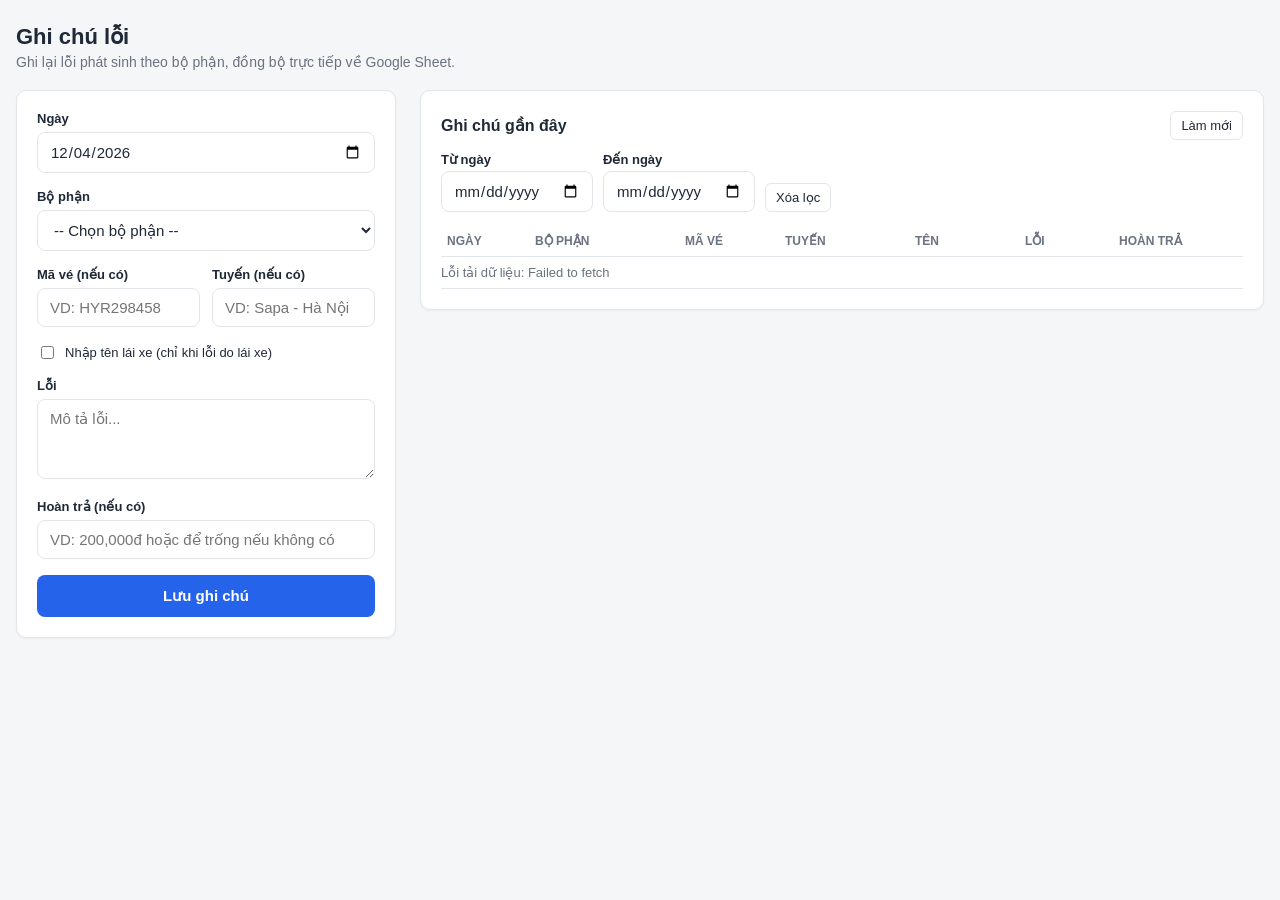
<file: ghi-chu-loi/index.html>
<!DOCTYPE html>
<html lang="vi">
<head>
<meta charset="UTF-8">
<meta name="viewport" content="width=device-width, initial-scale=1.0">
<title>Ghi chú lỗi</title>
<style>
  :root {
    --bg: #f4f6f8;
    --card: #ffffff;
    --text: #1f2937;
    --muted: #6b7280;
    --border: #e2e5ea;
    --accent: #2563eb;
    --accent-dark: #1d4ed8;
    --danger: #dc2626;
    --ok: #16a34a;
    --radius: 10px;
  }
  * { box-sizing: border-box; }
  body {
    margin: 0;
    font-family: -apple-system, BlinkMacSystemFont, "Segoe UI", Roboto, Helvetica, Arial, sans-serif;
    background: var(--bg);
    color: var(--text);
    padding: 24px 16px 60px;
  }
  .wrap { max-width: 1400px; margin: 0 auto; }
  .layout { display: flex; gap: 24px; align-items: flex-start; }
  .form-col { flex: 0 0 380px; }
  .list-col { flex: 1 1 auto; min-width: 0; }
  @media (max-width: 900px) {
    .layout { flex-direction: column; }
    .form-col { flex: 1 1 auto; width: 100%; }
  }
  .field-row { display: flex; gap: 12px; }
  .field-row .field { flex: 1 1 0; min-width: 0; }
  h1 { font-size: 22px; margin: 0 0 4px; }
  .subtitle { color: var(--muted); font-size: 14px; margin-bottom: 20px; }
  .card {
    background: var(--card);
    border: 1px solid var(--border);
    border-radius: var(--radius);
    padding: 20px;
    margin-bottom: 24px;
    box-shadow: 0 1px 2px rgba(0,0,0,0.04);
  }
  label { display: block; font-size: 13px; font-weight: 600; margin-bottom: 6px; color: var(--text); }
  .field { margin-bottom: 16px; }
  input[type=text], input[type=date], select, textarea {
    width: 100%;
    padding: 10px 12px;
    border: 1px solid var(--border);
    border-radius: 8px;
    font-size: 15px;
    font-family: inherit;
    background: #fff;
    color: var(--text);
  }
  input:focus, select:focus, textarea:focus {
    outline: none;
    border-color: var(--accent);
    box-shadow: 0 0 0 3px rgba(37,99,235,0.12);
  }
  textarea { resize: vertical; min-height: 80px; }
  .checkbox-row { display: flex; align-items: center; gap: 8px; margin-bottom: 10px; }
  .checkbox-row input { width: auto; }
  .checkbox-row label { margin: 0; font-weight: 500; }
  button[type=submit] {
    width: 100%;
    background: var(--accent);
    color: #fff;
    border: none;
    padding: 12px 16px;
    font-size: 15px;
    font-weight: 600;
    border-radius: 8px;
    cursor: pointer;
    transition: background 0.15s;
  }
  button[type=submit]:hover { background: var(--accent-dark); }
  button[type=submit]:disabled { opacity: 0.6; cursor: not-allowed; }
  .status { margin-top: 12px; font-size: 14px; display: none; }
  .status.ok { color: var(--ok); display: block; }
  .status.err { color: var(--danger); display: block; }
  .list-header { display: flex; align-items: center; justify-content: space-between; margin-bottom: 12px; flex-wrap: wrap; gap: 10px; }
  .list-header h2 { font-size: 16px; margin: 0; }
  .filter-row { display: flex; align-items: flex-end; gap: 10px; flex-wrap: wrap; margin-bottom: 14px; }
  .filter-row .field { margin-bottom: 0; }
  .filter-row .field label { margin-bottom: 4px; }
  .filter-row input[type=date] { width: auto; }
  .refresh-btn, .clear-filter-btn {
    background: none; border: 1px solid var(--border); border-radius: 6px;
    padding: 6px 10px; font-size: 13px; cursor: pointer; color: var(--text);
  }
  .refresh-btn:hover, .clear-filter-btn:hover { background: #f0f1f3; }
  table { width: 100%; border-collapse: collapse; font-size: 13px; table-layout: fixed; }
  th, td { text-align: left; padding: 8px 6px; border-bottom: 1px solid var(--border); vertical-align: top; word-wrap: break-word; }
  th { color: var(--muted); font-weight: 600; font-size: 12px; text-transform: uppercase; }
  col.col-ngay { width: 88px; }
  col.col-bophan { width: 150px; }
  col.col-mave { width: 100px; }
  col.col-tuyen { width: 130px; }
  col.col-ten { width: 110px; }
  col.col-hoantra { width: 130px; }
  .empty, .loading { color: var(--muted); font-size: 13px; padding: 8px 0; }
  .table-scroll { overflow-x: auto; }
  .config-warning {
    background: #fef3c7; border: 1px solid #fbbf24; color: #92400e;
    padding: 12px 14px; border-radius: 8px; font-size: 13px; margin-bottom: 20px;
  }
</style>
</head>
<body>
<div class="wrap">
  <h1>Ghi chú lỗi</h1>
  <div class="subtitle">Ghi lại lỗi phát sinh theo bộ phận, đồng bộ trực tiếp về Google Sheet.</div>

  <div id="configWarning" class="config-warning" style="display:none;">
    Chưa cấu hình WEB_APP_URL trong file này. Mở index.html, sửa hằng số
    <code>WEB_APP_URL</code> ở cuối file thành URL Web App Apps Script của bạn (xem hướng dẫn trong Code.gs).
  </div>

  <div class="layout">
    <div class="form-col">
      <div class="card">
        <form id="logForm">
          <div class="field">
            <label for="ngay">Ngày</label>
            <input type="date" id="ngay" name="ngay" required>
          </div>

          <div class="field">
            <label for="boPhan">Bộ phận</label>
            <select id="boPhan" name="boPhan" required>
              <option value="" disabled selected>-- Chọn bộ phận --</option>
            </select>
          </div>

          <div class="field" id="tcField" style="display:none;">
            <div class="checkbox-row">
              <input type="checkbox" id="coTC" name="coTC">
              <label for="coTC">Trung chuyển</label>
            </div>
          </div>

          <div class="field-row">
            <div class="field">
              <label for="maVe">Mã vé (nếu có)</label>
              <input type="text" id="maVe" name="maVe" placeholder="VD: HYR298458">
            </div>
            <div class="field">
              <label for="tuyen">Tuyến (nếu có)</label>
              <input type="text" id="tuyen" name="tuyen" placeholder="VD: Sapa - Hà Nội">
            </div>
          </div>

          <div class="field">
            <div class="checkbox-row" id="coTenRow">
              <input type="checkbox" id="coTen" name="coTen">
              <label for="coTen">Nhập tên lái xe (chỉ khi lỗi do lái xe)</label>
            </div>
            <label for="ten" id="tenRequiredLabel" style="display:none;">Tên lái xe</label>
            <input type="text" id="ten" name="ten" placeholder="Họ tên lái xe" style="display:none;">
          </div>

          <div class="field">
            <label for="loi">Lỗi</label>
            <textarea id="loi" name="loi" placeholder="Mô tả lỗi..." required></textarea>
          </div>

          <div class="field">
            <label for="hoanTra">Hoàn trả (nếu có)</label>
            <input type="text" id="hoanTra" name="hoanTra" placeholder="VD: 200,000đ hoặc để trống nếu không có">
          </div>

          <button type="submit" id="submitBtn">Lưu ghi chú</button>
          <div id="status" class="status"></div>
        </form>
      </div>
    </div>

    <div class="list-col">
      <div class="card">
        <div class="list-header">
          <h2>Ghi chú gần đây</h2>
          <button type="button" class="refresh-btn" id="refreshBtn">Làm mới</button>
        </div>
        <div class="filter-row">
          <div class="field">
            <label for="tuNgay">Từ ngày</label>
            <input type="date" id="tuNgay">
          </div>
          <div class="field">
            <label for="denNgay">Đến ngày</label>
            <input type="date" id="denNgay">
          </div>
          <button type="button" class="clear-filter-btn" id="clearFilterBtn">Xóa lọc</button>
        </div>
        <div class="table-scroll">
          <table>
            <colgroup>
              <col class="col-ngay"><col class="col-bophan"><col class="col-mave"><col class="col-tuyen">
              <col class="col-ten"><col><col class="col-hoantra">
            </colgroup>
            <thead>
              <tr>
                <th>Ngày</th>
                <th>Bộ phận</th>
                <th>Mã vé</th>
                <th>Tuyến</th>
                <th>Tên</th>
                <th>Lỗi</th>
                <th>Hoàn trả</th>
              </tr>
            </thead>
            <tbody id="logBody">
              <tr><td colspan="7" class="loading">Đang tải...</td></tr>
            </tbody>
          </table>
        </div>
      </div>
    </div>
  </div>
</div>

<script>
  // Dán URL Web App Apps Script của bạn vào đây (xem hướng dẫn trong Code.gs).
  const WEB_APP_URL = "https://script.google.com/macros/s/AKfycbylaLySa1sPZCLyPOx_HGzXRSJ4JuD1vlYT8jIAVDAZ0GhkW5x_Se8L6wm5sH6nH0T4rQ/exec";

  const DEPARTMENTS = [
    "VP Phố Cổ (70 Nguyễn Hữu Huân)",
    "VP Võ Chí Công (96 Võ Chí Công)",
    "VP Long Biên (Hồng Tiến)",
    "VP Ninh Bình",
    "VP Sapa",
    "VP Huế",
    "VP Hội An",
    "VP Đà Nẵng (Nguyễn Tất Thành)",
    "VP Hạ Long",
    "VP Lào Cai",
    "VP Nha Trang",
    "BP Điều hành",
    "BP Gara",
    "Lái xe"
  ];

  const NO_TRUNG_CHUYEN = new Set(["VP Hội An", "BP Điều hành", "BP Gara", "Lái xe"]);
  const DRIVER_DEPT = "Lái xe";

  const form = document.getElementById("logForm");
  const ngayInput = document.getElementById("ngay");
  const boPhanSelect = document.getElementById("boPhan");
  const tcField = document.getElementById("tcField");
  const coTCCheckbox = document.getElementById("coTC");
  const maVeInput = document.getElementById("maVe");
  const tuyenInput = document.getElementById("tuyen");
  const coTenRow = document.getElementById("coTenRow");
  const coTenCheckbox = document.getElementById("coTen");
  const tenInput = document.getElementById("ten");
  const tenRequiredLabel = document.getElementById("tenRequiredLabel");
  const submitBtn = document.getElementById("submitBtn");
  const statusEl = document.getElementById("status");
  const logBody = document.getElementById("logBody");
  const refreshBtn = document.getElementById("refreshBtn");
  const configWarning = document.getElementById("configWarning");
  const tuNgayInput = document.getElementById("tuNgay");
  const denNgayInput = document.getElementById("denNgay");
  const clearFilterBtn = document.getElementById("clearFilterBtn");

  let allEntries = [];

  function init() {
    if (!WEB_APP_URL) configWarning.style.display = "block";

    const today = new Date();
    ngayInput.value = today.toISOString().slice(0, 10);

    DEPARTMENTS.forEach(function (d) {
      const opt = document.createElement("option");
      opt.value = d;
      opt.textContent = d;
      boPhanSelect.appendChild(opt);
    });

    boPhanSelect.addEventListener("change", function () {
      const canTC = boPhanSelect.value && !NO_TRUNG_CHUYEN.has(boPhanSelect.value);
      tcField.style.display = canTC ? "block" : "none";
      if (!canTC) coTCCheckbox.checked = false;

      const isDriverDept = boPhanSelect.value === DRIVER_DEPT;
      coTenRow.style.display = isDriverDept ? "none" : "flex";
      tenRequiredLabel.style.display = isDriverDept ? "block" : "none";
      tenInput.required = isDriverDept;
      if (isDriverDept) {
        tenInput.style.display = "block";
      } else {
        tenInput.style.display = coTenCheckbox.checked ? "block" : "none";
      }
    });

    coTenCheckbox.addEventListener("change", function () {
      tenInput.style.display = coTenCheckbox.checked ? "block" : "none";
      if (!coTenCheckbox.checked) tenInput.value = "";
    });

    form.addEventListener("submit", onSubmit);
    refreshBtn.addEventListener("click", loadEntries);
    tuNgayInput.addEventListener("change", renderTable);
    denNgayInput.addEventListener("change", renderTable);
    clearFilterBtn.addEventListener("click", function () {
      tuNgayInput.value = "";
      denNgayInput.value = "";
      renderTable();
    });

    loadEntries();
  }

  function showStatus(msg, kind) {
    statusEl.textContent = msg;
    statusEl.className = "status " + kind;
  }

  function onSubmit(e) {
    e.preventDefault();
    if (!WEB_APP_URL) {
      showStatus("Chưa cấu hình WEB_APP_URL, không thể lưu.", "err");
      return;
    }

    const canTC = boPhanSelect.value && !NO_TRUNG_CHUYEN.has(boPhanSelect.value);
    const boPhan = boPhanSelect.value + (canTC && coTCCheckbox.checked ? " - Trung chuyển" : "");
    const isDriverDept = boPhanSelect.value === DRIVER_DEPT;

    const payload = {
      // Gửi nguyên dạng "yyyy-MM-dd" của <input type="date"> — không tự
      // format lại thành dd/MM/yyyy vì Google Sheets sẽ đoán nhầm ngày ≤12
      // theo kiểu Mỹ (MM/DD) khi ghi chuỗi. Code.gs dựng Date từ giá trị này.
      ngay: ngayInput.value,
      boPhan: boPhan,
      maVe: maVeInput.value.trim(),
      tuyen: tuyenInput.value.trim(),
      ten: (isDriverDept || coTenCheckbox.checked) ? tenInput.value.trim() : "",
      loi: document.getElementById("loi").value.trim(),
      hoanTra: document.getElementById("hoanTra").value.trim()
    };

    if (!payload.ngay || !payload.boPhan || !payload.loi) {
      showStatus("Vui lòng điền Ngày, Bộ phận và Lỗi.", "err");
      return;
    }

    if (isDriverDept && !payload.ten) {
      showStatus("Bộ phận \"Lái xe\" bắt buộc phải nhập tên lái xe.", "err");
      return;
    }

    submitBtn.disabled = true;
    showStatus("Đang lưu...", "ok");

    fetch(WEB_APP_URL, {
      method: "POST",
      headers: { "Content-Type": "text/plain;charset=utf-8" },
      body: JSON.stringify(payload)
    })
      .then(function (res) { return res.json(); })
      .then(function (data) {
        if (data.result === "success") {
          showStatus("Đã lưu ghi chú.", "ok");
          form.reset();
          ngayInput.value = new Date().toISOString().slice(0, 10);
          tenInput.style.display = "none";
          tenInput.required = false;
          tenRequiredLabel.style.display = "none";
          coTenRow.style.display = "flex";
          tcField.style.display = "none";
          loadEntries();
        } else {
          showStatus("Lỗi: " + (data.message || "không rõ"), "err");
        }
      })
      .catch(function (err) {
        showStatus("Lỗi kết nối: " + err.message, "err");
      })
      .finally(function () {
        submitBtn.disabled = false;
      });
  }

  function parseVnDate(str) {
    // "dd/MM/yyyy" -> Date (local midnight), hoặc null nếu không parse được.
    if (!str) return null;
    const parts = str.split("/");
    if (parts.length !== 3) return null;
    const d = new Date(Number(parts[2]), Number(parts[1]) - 1, Number(parts[0]));
    return isNaN(d.getTime()) ? null : d;
  }

  function loadEntries() {
    if (!WEB_APP_URL) {
      logBody.innerHTML = '<tr><td colspan="7" class="empty">Chưa cấu hình WEB_APP_URL.</td></tr>';
      return;
    }
    logBody.innerHTML = '<tr><td colspan="7" class="loading">Đang tải...</td></tr>';

    fetch(WEB_APP_URL)
      .then(function (res) { return res.json(); })
      .then(function (data) {
        if (data.result !== "success") {
          logBody.innerHTML = '<tr><td colspan="7" class="empty">Lỗi tải dữ liệu.</td></tr>';
          return;
        }
        allEntries = data.data;
        renderTable();
      })
      .catch(function (err) {
        logBody.innerHTML = '<tr><td colspan="7" class="empty">Lỗi tải dữ liệu: ' + escapeHtml(err.message) + "</td></tr>";
      });
  }

  function renderTable() {
    const tuNgay = tuNgayInput.value ? new Date(tuNgayInput.value + "T00:00:00") : null;
    const denNgay = denNgayInput.value ? new Date(denNgayInput.value + "T00:00:00") : null;

    const filtered = allEntries.filter(function (row) {
      if (!tuNgay && !denNgay) return true;
      const d = parseVnDate(row.ngay);
      if (!d) return true; // giữ lại dòng không parse được ngày thay vì ẩn nhầm
      if (tuNgay && d < tuNgay) return false;
      if (denNgay && d > denNgay) return false;
      return true;
    });

    if (!filtered.length) {
      logBody.innerHTML = '<tr><td colspan="7" class="empty">Không có ghi chú nào trong khoảng ngày này.</td></tr>';
      return;
    }

    logBody.innerHTML = filtered.map(function (row) {
      return "<tr>" +
        "<td>" + escapeHtml(row.ngay) + "</td>" +
        "<td>" + escapeHtml(row.boPhan) + "</td>" +
        "<td>" + escapeHtml(row.maVe || "-") + "</td>" +
        "<td>" + escapeHtml(row.tuyen || "-") + "</td>" +
        "<td>" + escapeHtml(row.ten || "-") + "</td>" +
        "<td>" + escapeHtml(row.loi) + "</td>" +
        "<td>" + escapeHtml(row.hoanTra || "-") + "</td>" +
        "</tr>";
    }).join("");
  }

  function escapeHtml(str) {
    return String(str).replace(/[&<>"']/g, function (c) {
      return { "&": "&amp;", "<": "&lt;", ">": "&gt;", '"': "&quot;", "'": "&#39;" }[c];
    });
  }

  init();
</script>
</body>
</html>
</file>
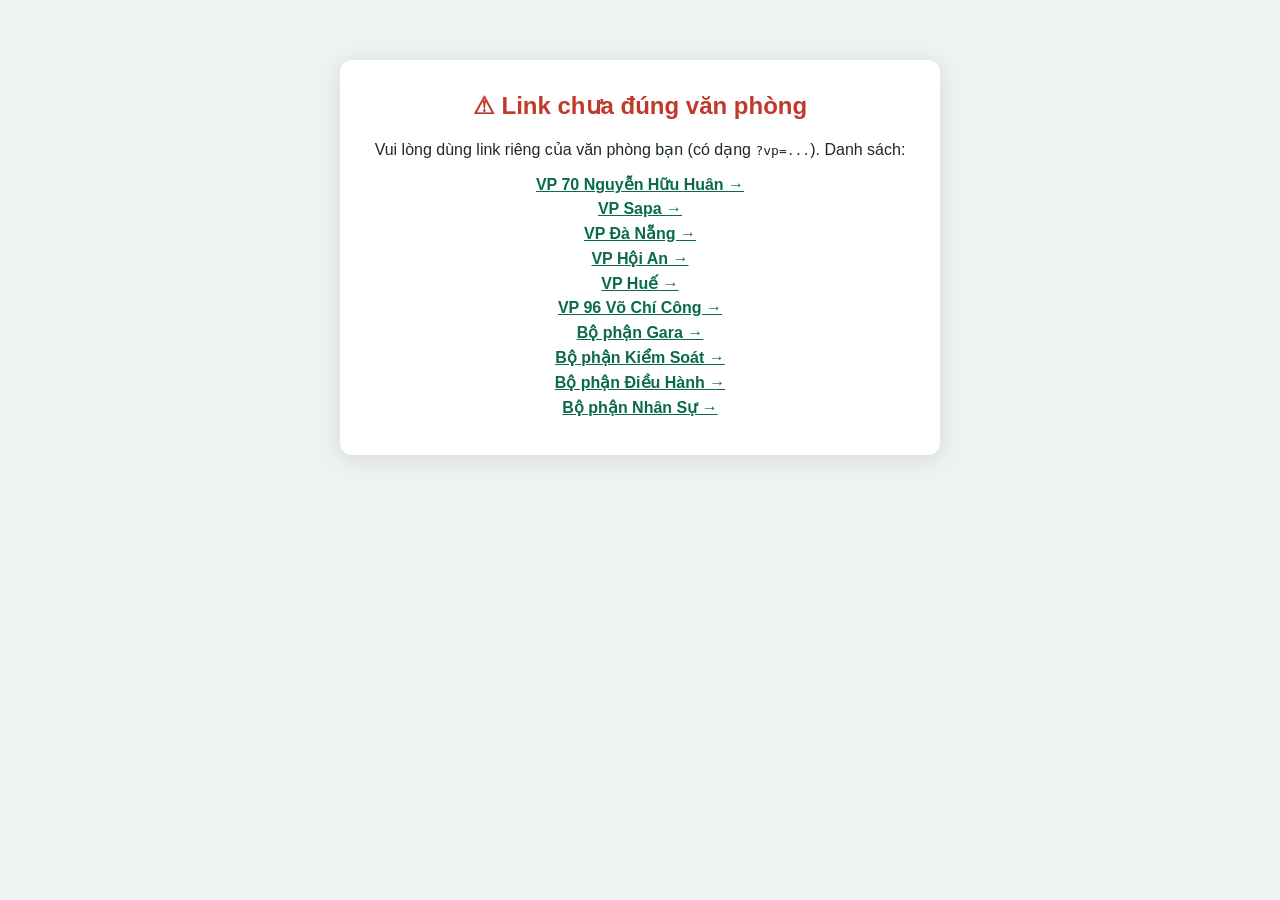
<file: hoan-tien/index.html>
<!DOCTYPE html>
<html lang="vi">
<head>
<meta charset="UTF-8">
<meta name="viewport" content="width=device-width, initial-scale=1.0">
<title>Gửi đề nghị hoàn tiền</title>
<link rel="icon" type="image/png" href="favicon.png">
<link rel="stylesheet" href="styles.css">
<style>
  .wrong-link{max-width:600px; margin:60px auto; background:#fff; border-radius:12px; padding:32px; text-align:center; box-shadow:0 4px 24px rgba(0,0,0,.1); font-family:"Segoe UI",Arial,sans-serif;}
  .wrong-link h2{color:var(--danger); margin-top:0;}
  .wrong-link a{display:block; margin:6px 0; color:var(--green-dark); font-weight:600;}
  .submitted-banner{
    max-width:900px; margin:0 auto 16px; background:var(--green-light); border:1.5px solid var(--green);
    border-radius:8px; padding:14px 18px; font-family:"Segoe UI",Arial,sans-serif; font-size:13.5px;
    color:var(--green-dark); display:none; align-items:center; justify-content:space-between; gap:12px;
  }
  .submitted-banner.show{display:flex;}
  .my-requests{max-width:900px; margin:0 auto 60px; background:#fff; box-shadow:0 4px 24px rgba(0,0,0,.12); border-radius:12px; padding:20px 24px; font-family:"Segoe UI",Arial,sans-serif;}
  .my-requests h3{margin:0 0 10px; font-size:15px; color:var(--green-dark);}
  .raw-paste-panel{margin:-8px 0 16px; padding:12px; background:var(--green-light); border:1px solid var(--green); border-radius:8px;}
  .raw-paste-panel textarea{
    width:100%; font-family:"Courier New",monospace; font-size:13px; padding:8px 10px;
    border:1px solid var(--border); border-radius:6px; resize:vertical;
  }
  .raw-paste-panel code{background:#fff; padding:1px 5px; border-radius:4px;}
</style>
</head>
<body>

<div id="app"></div>

<script type="module">
import {
  DEPARTMENTS, BANKS, STATUS_LABEL, statusLabelFor, fmtVND, amountSummaryHtml, parseNum, fmtDate, fmtDateTime,
  soTienBangChu, genReqCode, buildVietQRUrl, attachmentLinksHtml, hasUnresolvedRejectedLine, pad, signatureImgHtml, apiList, apiPost
} from "./shared.js";

const params = new URLSearchParams(location.search);
const vpSlug = params.get("vp");
const dept = DEPARTMENTS.find(d => d.slug === vpSlug);

if (!dept) {
  document.getElementById("app").innerHTML =
    '<div class="wrong-link">' +
      '<h2>⚠ Link chưa đúng văn phòng</h2>' +
      '<p>Vui lòng dùng link riêng của văn phòng bạn (có dạng <code>?vp=...</code>). Danh sách:</p>' +
      DEPARTMENTS.map(d => '<a href="?vp=' + d.slug + '">' + d.name + ' →</a>').join("") +
    '</div>';
  throw new Error("stop");
}

document.getElementById("app").innerHTML = `
  <div class="toolbar no-print">
    <div class="title"><span class="dot"></span> Gửi đề nghị hoàn tiền — ${dept.name}</div>
    <button class="btn" id="btnAddRow">+ Thêm dòng</button>
    <button class="btn" id="btnRemoveRow">– Xóa dòng cuối</button>
    <button class="btn danger" id="btnReset">🗑 Làm mới form</button>
    <button class="btn" id="btnPrint">🖨 In</button>
    <button class="btn primary" id="btnSubmit">Gửi duyệt</button>
  </div>

  <div class="edit-banner no-print" id="editBanner">
    <div class="edit-banner-text" id="editBannerText"></div>
    <button class="btn" id="btnCancelEdit">✕ Huỷ, tạo đơn mới</button>
  </div>

  <div class="page-wrap">
    <div class="sheet" id="sheet">
      <div class="doc-header">
        <div class="logo-wrap"><img src="logo.png" alt="HK Buslines Limousine"></div>
        <div class="req-code-box">MÃ ĐỀ NGHỊ<div class="code-line"><b id="reqCode"></b></div></div>
      </div>
      <div class="company-name">Công Ty TNHH Dịch Vụ Vận Tải Và Thương Mại HK</div>
      <div class="kg"><div class="to-block">
        <div class="to-line"><span class="to-label">Kính gửi:</span><b>Ban Giám Đốc</b></div>
        <div class="to-line"><span class="to-label"></span>Phòng Tài Chính Kế Toán</div>
      </div></div>
      <div class="doc-title-block">
        <div class="doc-title">Giấy Đề Nghị Thanh Toán / Hoàn Tiền</div>
        <div class="doc-date"><span id="dateText"></span></div>
      </div>

      <table class="info-table">
        <tr><td class="label">Họ và tên người đề nghị:</td><td><input type="text" id="requesterName" placeholder="Nguyễn Văn A"></td></tr>
        <tr><td class="label">Bộ phận / Văn phòng:</td><td><span class="locked-dept">${dept.name}</span></td></tr>
        <tr><td class="label">Khung thời gian phát sinh:</td><td>
          <div class="range-row">
            Từ <input type="date" id="fromDate" class="no-print"><span class="range-text" id="fromDateText">……………</span>
            đến <input type="date" id="toDate" class="no-print"><span class="range-text" id="toDateText">……………</span>
          </div>
        </td></tr>
        <tr><td class="label">Đề nghị / Nội dung:</td><td><textarea id="reasonText" placeholder="Hoàn tiền chênh lệch vé ..."></textarea></td></tr>
        <tr class="no-print"><td class="label"></td><td>
          <label style="display:flex; align-items:center; gap:8px; font-size:13px; cursor:pointer; background:var(--green-light); border-radius:6px; padding:8px 10px;">
            <input type="checkbox" id="chkCabinRefund" style="width:16px; height:16px;">
            Hoàn tiền chênh lệch cabin <span style="color:var(--muted); font-weight:400;">(tick vào thì Kế Toán duyệt &amp; chi trực tiếp, không cần chờ Giám Đốc)</span>
          </label>
        </td></tr>
      </table>

      <div class="invoice-scroll">
        <table class="invoice">
          <colgroup>
            <col style="width:6%"><col style="width:10%"><col style="width:16%">
            <col style="width:13%"><col style="width:13%"><col style="width:14%">
            <col style="width:28%">
          </colgroup>
          <thead>
            <tr><th rowspan="2">STT</th><th rowspan="2">Ngày</th><th rowspan="2">Nội dung</th>
              <th colspan="3">Số tiền</th><th rowspan="2">Lý do / Ghi chú</th></tr>
            <tr><th>Tiền hàng</th><th>Thuế GTGT</th><th>Tổng tiền</th></tr>
          </thead>
          <tbody id="invoiceBody"></tbody>
        </table>
      </div>

      <div class="add-row-bar no-print">
        <button class="btn" id="btnAddRow2">+ Thêm dòng hoàn tiền</button>
        <button class="btn" id="btnPasteRaw">📋 Dán dữ liệu thô</button>
      </div>
      <div class="raw-paste-panel no-print" id="rawPastePanel" style="display:none;">
        <textarea id="rawPasteInput" rows="6" placeholder="Dán mỗi dòng 1 mã, dạng: ABC123 - 150k&#10;Có thuế thì thêm: ABC123 - 150k - 15k"></textarea>
        <div style="margin-top:8px; display:flex; gap:8px; align-items:center; flex-wrap:wrap;">
          <button class="btn primary" id="btnParseRaw">Phân tích &amp; điền vào bảng</button>
          <button class="btn" id="btnCancelPaste">Hủy</button>
          <label style="font-size:12px; display:flex; align-items:center; gap:4px; cursor:pointer;">
            <input type="checkbox" id="chkUppercaseCode" checked> Viết hoa mã
          </label>
          <span style="font-size:11.5px; color:var(--muted);">Mỗi dòng: <code>Nội dung - Tiền hàng - Thuế GTGT</code> (thuế không bắt buộc). Nếu bảng đã có dữ liệu, các dòng mới sẽ được thêm vào cuối, không xoá dòng cũ.</span>
        </div>
      </div>

      <div class="attach-section no-print">
        <label class="attach-label" for="attachInput">📎 File đính kèm (ảnh hoá đơn, chứng từ... không bắt buộc — tối đa 5 file, tổng ≤ 8MB)</label>
        <input type="file" id="attachInput" multiple accept="image/*,.pdf,.heic">
        <div class="attach-list" id="attachList"></div>
      </div>

      <div class="totals-bar">
        <div class="totals-cell"><span class="totals-label">Tổng tiền đề nghị</span><span class="totals-value" id="totalRequest">đ0</span></div>
      </div>

      <div class="amount-words">Số tiền bằng chữ: <b id="amountWords">Không đồng</b></div>

      <div class="bank-section">
        <table class="bank-table">
          <tr><td class="label">Đề nghị chuyển tiền vào STK:</td><td><input type="text" id="bankAccount" value="937869080"></td></tr>
          <tr><td class="label">Tại ngân hàng:</td><td><select id="bankSelect"></select></td></tr>
          <tr><td class="label">Người thụ hưởng:</td><td><input type="text" id="beneficiary" placeholder="Trùng tên người đề nghị"></td></tr>
        </table>
        <div class="qr-box"><img id="qrImage" alt="Mã QR chuyển khoản" src="" style="visibility:hidden"><div class="qr-caption">Quét mã để chuyển khoản</div></div>
      </div>

      <footer class="hint no-print">Điền đầy đủ thông tin rồi bấm "Gửi duyệt" — Ban Giám Đốc sẽ thấy đơn ngay trong danh sách của ${dept.name}.</footer>
    </div>
  </div>

  <div class="submitted-banner no-print" id="submittedBanner">
    <span>Đã gửi đơn <b id="submittedCode"></b> — đang chờ Ban Giám Đốc duyệt.</span>
    <button class="btn primary" id="btnNewRequest">+ Tạo đơn mới</button>
  </div>
  <div style="height:16px;"></div>
  <div class="my-requests no-print">
    <h3>Đơn của ${dept.name} đã gửi gần đây</h3>
    <p style="margin:-4px 0 12px; font-size:12px; color:var(--muted);">Bấm vào một đơn để xem lại chi tiết (lý do duyệt/từ chối, dòng nào bị từ chối...).</p>
    <div id="myRequestsList">Đang tải...</div>
  </div>

  <div class="detail-overlay no-print" id="detailOverlay">
    <div class="detail-modal" id="detailModal"></div>
  </div>
`;

const invoiceBody = document.getElementById("invoiceBody");
let currentGrandTotal = 0;

// ---- File đính kèm ----
const MAX_ATTACH_FILES = 5;
const MAX_ATTACH_TOTAL_BYTES = 8 * 1024 * 1024; // 8MB
let selectedFiles = [];
let existingAttachments = []; // file đã gửi từ trước (khi đang sửa đơn bị từ chối), chỉ xem, không xoá ở đây

// ---- Sửa & gửi lại đơn bị từ chối ----
let editingReqCode = null;
// ---- Gửi đơn bổ sung riêng cho các dòng bị từ chối trong 1 đơn đã duyệt/đã chi ----
let supplementalSourceReqCode = null;

function fmtBytes(n) {
  if (n < 1024) return n + " B";
  if (n < 1024 * 1024) return (n / 1024).toFixed(0) + " KB";
  return (n / 1024 / 1024).toFixed(1) + " MB";
}
function renderAttachList() {
  const box = document.getElementById("attachList");
  const existingHtml = existingAttachments.map(a => `
    <div class="attach-chip existing">
      <span class="attach-name" title="${a.name}">📎 ${a.name} <span class="resubmit-hint">(đã gửi trước đó)</span></span>
      <a href="${a.url}" target="_blank" rel="noopener noreferrer" class="attach-link">Xem</a>
    </div>
  `).join("");
  const newHtml = selectedFiles.map((f, i) => `
    <div class="attach-chip">
      <span class="attach-name" title="${f.name}">📄 ${f.name}</span>
      <span class="attach-size">${fmtBytes(f.size)}</span>
      <button type="button" class="attach-remove" data-idx="${i}" title="Bỏ file này">✕</button>
    </div>
  `).join("");
  if (!existingHtml && !newHtml) { box.innerHTML = ""; return; }
  box.innerHTML = existingHtml + newHtml +
    (selectedFiles.length ? `<div class="attach-total">File mới: ${fmtBytes(selectedFiles.reduce((s, f) => s + f.size, 0))} / ${fmtBytes(MAX_ATTACH_TOTAL_BYTES)}</div>` : "");
  box.querySelectorAll(".attach-remove").forEach(btn => {
    btn.addEventListener("click", () => { selectedFiles.splice(Number(btn.dataset.idx), 1); renderAttachList(); });
  });
}
document.getElementById("attachInput").addEventListener("change", e => {
  const incoming = Array.from(e.target.files || []);
  e.target.value = ""; // cho phép chọn lại cùng 1 file sau khi xoá
  for (const f of incoming) {
    if (selectedFiles.length >= MAX_ATTACH_FILES) { alert("Chỉ được đính kèm tối đa " + MAX_ATTACH_FILES + " file."); break; }
    const total = selectedFiles.reduce((s, x) => s + x.size, 0) + f.size;
    if (total > MAX_ATTACH_TOTAL_BYTES) { alert("Tổng dung lượng file đính kèm vượt quá " + fmtBytes(MAX_ATTACH_TOTAL_BYTES) + "."); break; }
    selectedFiles.push(f);
  }
  renderAttachList();
});
function fileToBase64(file) {
  return new Promise((resolve, reject) => {
    const reader = new FileReader();
    reader.onload = () => resolve(String(reader.result).split(",").pop());
    reader.onerror = reject;
    reader.readAsDataURL(file);
  });
}
async function buildAttachmentsPayload() {
  return Promise.all(selectedFiles.map(async f => ({
    name: f.name,
    mimeType: f.type || "application/octet-stream",
    data: await fileToBase64(f)
  })));
}

const bankSelect = document.getElementById("bankSelect");
BANKS.forEach(b => { const o = document.createElement("option"); o.value = b.name; o.textContent = b.name; bankSelect.appendChild(o); });
bankSelect.value = "MB Bank";

function updateDateText() {
  const d = new Date();
  document.getElementById("dateText").textContent = "Ngày " + d.getDate() + " Tháng " + (d.getMonth() + 1) + " Năm " + d.getFullYear();
}
function newReqCode() { document.getElementById("reqCode").textContent = genReqCode(); }

function updateRangeText() {
  const from = document.getElementById("fromDate").value;
  const to = document.getElementById("toDate").value;
  document.getElementById("fromDateText").textContent = from ? fmtDate(from) : "……………";
  document.getElementById("toDateText").textContent = to ? fmtDate(to) : "……………";
}
document.getElementById("fromDate").addEventListener("change", updateRangeText);
document.getElementById("toDate").addEventListener("change", updateRangeText);

function updateRowDateText(tr) {
  const v = tr.querySelector(".inv-date").value;
  tr.querySelector(".inv-date-text").textContent = v ? fmtDate(v) : "……………";
}

function renumber() { invoiceBody.querySelectorAll("tr").forEach((tr, i) => tr.querySelector(".idx").textContent = i + 1); }
function recalcRow(tr) {
  const goods = parseNum(tr.querySelector(".inv-goods").value);
  const vat = parseNum(tr.querySelector(".inv-vat").value);
  tr.querySelector(".total-cell").textContent = fmtVND(goods + vat);
  recalcGrandTotal();
}
function recalcGrandTotal() {
  let sum = 0;
  invoiceBody.querySelectorAll("tr").forEach(tr => { sum += parseNum(tr.querySelector(".inv-goods").value) + parseNum(tr.querySelector(".inv-vat").value); });
  currentGrandTotal = sum;
  document.getElementById("totalRequest").textContent = fmtVND(sum);
  document.getElementById("amountWords").textContent = soTienBangChu(sum);
  updateQR();
}
function addRow() {
  const tr = document.createElement("tr");
  tr.innerHTML =
    '<td class="idx">1</td>' +
    '<td><input type="date" class="inv-date no-print"><span class="range-text inv-date-text">……………</span></td>' +
    '<td><input type="text" class="inv-code" placeholder="Nội dung"></td>' +
    '<td><input type="text" inputmode="numeric" class="inv-goods" placeholder="0"></td>' +
    '<td><input type="text" inputmode="numeric" class="inv-vat" placeholder="0"></td>' +
    '<td class="total-cell">đ0</td>' +
    '<td class="reason-cell"><input type="text" class="inv-reason" placeholder="-"><button type="button" class="del-row no-print" title="Xóa dòng">✕</button></td>';
  invoiceBody.appendChild(tr);
  tr.querySelectorAll("input").forEach(inp => inp.addEventListener("input", () => recalcRow(tr)));
  tr.querySelector(".inv-goods").addEventListener("input", e => formatCurrencyInput(e.target));
  tr.querySelector(".inv-vat").addEventListener("input", e => formatCurrencyInput(e.target));
  tr.querySelector(".inv-date").addEventListener("change", () => updateRowDateText(tr));
  tr.querySelector(".del-row").addEventListener("click", () => {
    if (invoiceBody.querySelectorAll("tr").length <= 1) return;
    tr.remove(); renumber(); recalcGrandTotal();
  });
  renumber(); recalcRow(tr); updateRowDateText(tr);
}
document.getElementById("btnAddRow").addEventListener("click", addRow);
document.getElementById("btnAddRow2").addEventListener("click", addRow);
document.getElementById("btnRemoveRow").addEventListener("click", () => {
  const rows = invoiceBody.querySelectorAll("tr");
  if (rows.length <= 1) return;
  rows[rows.length - 1].remove(); renumber(); recalcGrandTotal();
});

function formatCurrencyInput(input) {
  const digits = input.value.replace(/[^\d]/g, "");
  input.value = digits ? fmtVND(parseInt(digits, 10)) : "";
}

function parseAmountShorthand(str) {
  str = str.toLowerCase().replace(/,/g, ".").trim();
  const m = str.match(/^([\d.]+)\s*(k|tr|triệu|m)?/);
  if (!m) return 0;
  let num = parseFloat(m[1]);
  if (isNaN(num)) return 0;
  const unit = m[2];
  if (unit === "k") num *= 1000;
  else if (unit === "tr" || unit === "triệu" || unit === "m") num *= 1000000;
  return Math.round(num);
}

document.getElementById("btnPasteRaw").addEventListener("click", () => {
  const panel = document.getElementById("rawPastePanel");
  panel.style.display = panel.style.display === "none" ? "block" : "none";
  if (panel.style.display === "block") document.getElementById("rawPasteInput").focus();
});
document.getElementById("btnCancelPaste").addEventListener("click", () => {
  document.getElementById("rawPastePanel").style.display = "none";
  document.getElementById("rawPasteInput").value = "";
});
document.getElementById("btnParseRaw").addEventListener("click", () => {
  const raw = document.getElementById("rawPasteInput").value;
  const lines = raw.split("\n").map(l => l.trim()).filter(l => l);
  const parsed = [];
  const badLines = [];
  const upper = document.getElementById("chkUppercaseCode").checked;
  lines.forEach(line => {
    // Tách theo " - " (có khoảng trắng bao quanh) để không vỡ khi nội dung
    // hoặc mã có dấu gạch ngang dính liền (vd "ABC-123").
    const parts = line.split(/\s+-\s+/).map(p => p.trim()).filter(p => p !== "");
    if (parts.length < 2) { badLines.push(line); return; }

    let code, amount, vat = 0;
    if (parts.length >= 3) {
      // Nội dung - Tiền hàng - Thuế GTGT
      code = parts.slice(0, -2).join(" - ");
      amount = parseAmountShorthand(parts[parts.length - 2]);
      vat = parseAmountShorthand(parts[parts.length - 1]);
    } else {
      // Nội dung - Tiền hàng
      code = parts[0];
      amount = parseAmountShorthand(parts[1]);
    }
    if (upper) code = code.toUpperCase();
    else if (code) code = code.charAt(0).toUpperCase() + code.slice(1);
    if (code && (amount > 0 || vat > 0)) parsed.push({ code, amount, vat });
    else badLines.push(line);
  });
  if (!parsed.length) {
    alert("Không đọc được dòng nào hợp lệ. Định dạng cần là: Nội dung - Tiền hàng (- Thuế GTGT nếu có), vd: ABC123 - 150k - 15k");
    return;
  }
  // Chỉ coi là "đã có dữ liệu" nếu có dòng nào thực sự điền gì đó — dòng
  // trống mặc định lúc mới mở form thì không tính, xoá đi cho gọn.
  const existingRows = Array.from(invoiceBody.querySelectorAll("tr"));
  const hasRealData = existingRows.some(tr => tr.querySelector(".inv-code").value.trim() || parseNum(tr.querySelector(".inv-goods").value) > 0);

  let msg = hasRealData
    ? "Sẽ THÊM " + parsed.length + " dòng vừa dán vào cuối bảng hiện tại (giữ nguyên các dòng đã điền)."
    : "Sẽ điền " + parsed.length + " dòng vừa dán vào bảng.";
  if (badLines.length) msg += "\n\n" + badLines.length + " dòng không đọc được, sẽ bị bỏ qua:\n" + badLines.join("\n");
  if (!confirm(msg + "\n\nTiếp tục?")) return;

  const today = new Date();
  const todayStr = today.getFullYear() + "-" + String(today.getMonth() + 1).padStart(2, "0") + "-" + String(today.getDate()).padStart(2, "0");

  if (!hasRealData) invoiceBody.innerHTML = "";
  parsed.forEach(p => {
    addRow();
    const rows = invoiceBody.querySelectorAll("tr");
    const tr = rows[rows.length - 1];
    tr.querySelector(".inv-date").value = todayStr;
    updateRowDateText(tr);
    tr.querySelector(".inv-code").value = p.code;
    tr.querySelector(".inv-goods").value = p.amount;
    tr.querySelector(".inv-goods").dispatchEvent(new Event("input", { bubbles: true }));
    if (p.vat) {
      tr.querySelector(".inv-vat").value = p.vat;
      tr.querySelector(".inv-vat").dispatchEvent(new Event("input", { bubbles: true }));
    }
  });
  document.getElementById("rawPasteInput").value = "";
  document.getElementById("rawPastePanel").style.display = "none";
});

function updateQR() {
  const acc = document.getElementById("bankAccount").value.trim();
  const name = document.getElementById("beneficiary").value || document.getElementById("requesterName").value;
  const url = buildVietQRUrl(bankSelect.value, acc, currentGrandTotal, document.getElementById("reqCode").textContent, name);
  const img = document.getElementById("qrImage");
  if (!url) { img.style.visibility = "hidden"; return; }
  img.style.visibility = "visible"; img.src = url;
}
bankSelect.addEventListener("change", updateQR);
document.getElementById("bankAccount").addEventListener("input", updateQR);
document.getElementById("beneficiary").addEventListener("input", updateQR);
document.getElementById("requesterName").addEventListener("input", () => { if (!document.getElementById("beneficiary").value) updateQR(); });

function refreshPrintTexts() {
  updateRangeText();
  invoiceBody.querySelectorAll("tr").forEach(updateRowDateText);
}
document.getElementById("btnPrint").addEventListener("click", () => { refreshPrintTexts(); window.print(); });
window.addEventListener("beforeprint", refreshPrintTexts);

function resetForm() {
  document.getElementById("requesterName").value = "";
  document.getElementById("fromDate").value = "";
  document.getElementById("toDate").value = "";
  document.getElementById("reasonText").value = "";
  document.getElementById("bankAccount").value = "937869080";
  bankSelect.value = "MB Bank";
  document.getElementById("beneficiary").value = "";
  document.getElementById("chkCabinRefund").checked = false;
  invoiceBody.innerHTML = "";
  addRow(); recalcGrandTotal(); newReqCode(); updateRangeText();
  selectedFiles = []; existingAttachments = []; renderAttachList();
  editingReqCode = null;
  supplementalSourceReqCode = null;
  document.getElementById("editBanner").classList.remove("show");
  document.getElementById("btnSubmit").textContent = "Gửi duyệt";
  document.getElementById("btnSubmit").disabled = false;
  document.getElementById("submittedBanner").classList.remove("show");
}
document.getElementById("btnReset").addEventListener("click", () => { if (confirm("Xóa toàn bộ dữ liệu đang nhập và làm mới form?")) resetForm(); });
document.getElementById("btnNewRequest").addEventListener("click", resetForm);
document.getElementById("btnCancelEdit").addEventListener("click", () => { if (confirm("Huỷ sửa đơn này và làm mới form để tạo đơn khác?")) resetForm(); });

async function submitRequest() {
  const requesterName = document.getElementById("requesterName").value.trim();
  const reason = document.getElementById("reasonText").value.trim();
  const rows = Array.from(invoiceBody.querySelectorAll("tr")).map(tr => ({
    date: tr.querySelector(".inv-date").value,
    code: tr.querySelector(".inv-code").value,
    goods: parseNum(tr.querySelector(".inv-goods").value),
    vat: parseNum(tr.querySelector(".inv-vat").value),
    reason: tr.querySelector(".inv-reason").value
  }));
  const hasValidRow = rows.some(r => r.code.trim() && (r.goods + r.vat) > 0);

  if (!requesterName) return alert("Vui lòng nhập họ tên người đề nghị.");
  if (!reason) return alert("Vui lòng nhập nội dung đề nghị.");
  if (!hasValidRow) return alert("Vui lòng nhập ít nhất 1 dòng mã vé kèm số tiền.");

  const reqCode = document.getElementById("reqCode").textContent;
  const beneficiary = document.getElementById("beneficiary").value.trim() || requesterName;
  const isResubmit = !!editingReqCode;
  const isSupplemental = !!supplementalSourceReqCode;

  document.getElementById("btnSubmit").disabled = true;
  try {
    const attachments = await buildAttachmentsPayload();
    const payload = {
      action: isResubmit ? "resubmit" : "create",
      reqCode, requesterName, department: dept.name,
      fromDate: document.getElementById("fromDate").value,
      toDate: document.getElementById("toDate").value,
      reason, rows,
      totalRequest: currentGrandTotal,
      bankAccount: document.getElementById("bankAccount").value.trim(),
      bankName: bankSelect.value,
      beneficiary,
      attachments,
      isCabinRefund: document.getElementById("chkCabinRefund").checked
    };
    if (isSupplemental) payload.supplementOf = supplementalSourceReqCode;
    const result = await apiPost(payload);
    if (isResubmit) {
      editingReqCode = null;
      document.getElementById("editBanner").classList.remove("show");
    } else {
      saveToMyRequests(reqCode);
      if (isSupplemental) {
        // Đơn bổ sung gửi thành công — đánh dấu các dòng bị từ chối ở đơn gốc
        // là đã xử lý, để không còn bị nhắc lại trong danh sách nữa.
        try { await apiPost({ action: "acknowledgeRejectedLines", reqCode: supplementalSourceReqCode }); } catch (e) { /* không chặn luồng chính nếu bước này lỗi */ }
        supplementalSourceReqCode = null;
        document.getElementById("editBanner").classList.remove("show");
      }
    }
    document.querySelector("#submittedBanner span").innerHTML = isResubmit
      ? `Đã gửi lại đơn <b>${reqCode}</b> — đang chờ Ban Giám Đốc duyệt lại.`
      : isSupplemental
        ? `Đã gửi đơn bổ sung <b>${reqCode}</b> — đang chờ Ban Giám Đốc duyệt.`
        : `Đã gửi đơn <b>${reqCode}</b> — đang chờ Ban Giám Đốc duyệt.`;
    document.getElementById("submittedBanner").classList.add("show");
    document.getElementById("submittedBanner").scrollIntoView({ behavior: "smooth" });
    if (result && result.warning) alert(result.warning);
    loadMyRequests();
  } catch (e) {
    alert("Gửi thất bại: " + e.message + "\n\nKiểm tra lại API_URL trong shared.js và cấu hình Apps Script.");
    document.getElementById("btnSubmit").disabled = false;
  }
}
document.getElementById("btnSubmit").addEventListener("click", submitRequest);

const MY_KEY = "hk_my_requests_" + dept.slug;
function saveToMyRequests(reqCode) {
  const list = JSON.parse(localStorage.getItem(MY_KEY) || "[]");
  list.unshift(reqCode);
  localStorage.setItem(MY_KEY, JSON.stringify(list.slice(0, 20)));
}

// Đơn bị từ chối toàn bộ mà văn phòng chọn "không gửi lại nữa" — chỉ lưu
// trên trình duyệt này (không cần cột Sheet mới), để đỡ bị nhắc lại trong
// danh sách. Không ảnh hưởng gì tới dữ liệu/duyệt của Ban Giám Đốc.
const DISMISSED_KEY = "hk_dismissed_rejections_" + dept.slug;
function getDismissedRejections() { return JSON.parse(localStorage.getItem(DISMISSED_KEY) || "[]"); }
function isDismissedRejection(reqCode) { return getDismissedRejections().includes(reqCode); }
function dismissRejection(reqCode) {
  const list = getDismissedRejections();
  if (!list.includes(reqCode)) { list.push(reqCode); localStorage.setItem(DISMISSED_KEY, JSON.stringify(list)); }
}
function undismissRejection(reqCode) {
  localStorage.setItem(DISMISSED_KEY, JSON.stringify(getDismissedRejections().filter(c => c !== reqCode)));
}

let myRequestsCache = [];

async function loadMyRequests() {
  const container = document.getElementById("myRequestsList");
  try {
    const all = await apiList();
    const mine = all.filter(r => r.department === dept.name)
      .sort((a, b) => new Date(b.createdAt) - new Date(a.createdAt))
      .slice(0, 15);
    myRequestsCache = mine;
    if (!mine.length) { container.innerHTML = '<div class="empty-note">Chưa có đơn nào.</div>'; return; }
    container.innerHTML = mine.map(r => {
      // Hiện cờ này bất kể status là gì (đã duyệt, đã chi...) — dòng bị từ
      // chối vẫn cần văn phòng xử lý dù phần còn lại của đơn đã xong.
      const needsAction = r.status !== "tu_choi" && hasUnresolvedRejectedLine(r);
      const reasonText = r.status === "tu_choi" && r.rejectReason ? r.reason + " — " + r.rejectReason : (r.reason || "");
      // Các cờ trạng thái để RIÊNG, không nhét vào chung dòng lý do — tránh
      // bị cắt mất thành "..." khi lý do dài (dòng lý do vẫn tự cắt khi cần).
      let flags = "";
      if (r.status === "tu_choi" && r.rejectFinal) flags += `<span class="flag-icon flag-warn" title="Đã bị từ chối hẳn, không gửi lại được">⛔</span>`;
      else if (r.status === "tu_choi" && !isDismissedRejection(r.reqCode)) flags += `<span class="flag-icon flag-warn" title="Bấm để sửa & gửi lại">✏️</span>`;
      if (needsAction) flags += `<span class="flag-icon flag-warn" title="Có mục bị từ chối, bấm xem chi tiết">⚠</span>`;
      if (r.history && r.history.length) flags += `<span class="flag-icon" title="Đã gửi lại ${r.history.length} lần">🔁</span>`;
      if (r.attachments && r.attachments.length) flags += `<span class="flag-icon" title="${r.attachments.length} file đính kèm">📎</span>`;
      if (r.supplementOf) flags += `<span class="flag-icon" title="Đơn bổ sung cho ${r.supplementOf}">➕</span>`;
      if (r.isCabinRefund) flags += `<span class="flag-icon" title="Hoàn tiền chênh lệch cabin — Kế Toán duyệt trực tiếp">🚕</span>`;
      return `
      <div class="my-row" data-code="${r.reqCode}">
        <span class="code">${r.reqCode}</span>
        <span class="badge ${r.status}">${statusLabelFor(r)}</span>
        <span class="amt">${amountSummaryHtml(r)}</span>
        <div class="my-row-meta">
          <span class="row-flags">${flags}</span>
          <span class="reason">${reasonText}</span>
          <span class="view-hint no-print">Xem chi tiết →</span>
        </div>
      </div>`;
    }).join("");
    container.querySelectorAll(".my-row").forEach(row => {
      row.addEventListener("click", () => openDetail(row.dataset.code));
    });
  } catch (e) {
    container.innerHTML = '<div class="empty-note">Không tải được danh sách (kiểm tra API_URL trong shared.js).</div>';
  }
}

function openDetail(reqCode) {
  const d = myRequestsCache.find(r => r.reqCode === reqCode);
  if (!d) return;

  const rowsHtml = (d.rows || []).map((r, i) => {
    let noteCell = r.reason || "";
    if (r.lineStatus === "tu_choi") {
      noteCell += r.lineResolved
        ? `<div style="color:var(--green-dark); font-size:11px;">✓ Từ chối (đã xử lý)${r.lineRejectReason ? ": " + r.lineRejectReason : ""}</div>`
        : `<div class="line-reject-note">✕ Dòng này bị từ chối${r.lineRejectReason ? ": " + r.lineRejectReason : ""}</div>`;
    }
    return `<tr><td class="idx" data-label="STT">${i + 1}</td><td data-label="Ngày">${fmtDate(r.date)}</td><td data-label="Nội dung">${r.code || ""}</td>
      <td data-label="Tiền hàng">${fmtVND(r.goods)}</td><td data-label="Thuế GTGT">${fmtVND(r.vat)}</td><td class="total-cell" data-label="Tổng tiền">${fmtVND(r.goods + r.vat)}</td>
      <td data-label="Lý do / Ghi chú" style="text-align:left;">${noteCell}</td></tr>`;
  }).join("");

  const qrUrl = buildVietQRUrl(d.bankName, d.bankAccount, d.totalApproved != null ? d.totalApproved : d.totalRequest, d.reqCode, d.beneficiary);

  const historyHtml = (d.history && d.history.length) ? `
    <div class="resend-history no-print">
      <div class="hist-title">🔁 Đơn này đã được gửi lại ${d.history.length} lần trước đó</div>
      ${d.history.map((h, i) => `<div class="hist-item">Lần ${i + 1}: bị từ chối bởi <b>${h.rejectedBy || "?"}</b> lúc ${fmtDateTime(h.rejectedAt)}${h.rejectReason ? " — Lý do: " + h.rejectReason : ""} · gửi lại lúc ${fmtDateTime(h.resubmittedAt)}</div>`).join("")}
    </div>` : "";

  const attachHtml = (d.attachments && d.attachments.length) ? `
    <div class="attach-callout no-print">
      <div class="hist-title">📎 ${d.attachments.length} file đính kèm</div>
      <div class="attach-links">${attachmentLinksHtml(d.attachments)}</div>
    </div>` : "";

  // Đơn đã duyệt/đã chi nhưng còn dòng bị từ chối chưa xử lý — cho văn phòng
  // chọn: gửi đơn bổ sung riêng cho các dòng đó, hoặc chấp nhận bỏ qua.
  const rejectedLines = (d.rows || []).filter(r => r.lineStatus === "tu_choi" && !r.lineResolved);
  const needsActionHtml = (d.status !== "tu_choi" && rejectedLines.length) ? `
    <div class="resend-history no-print" style="background:#fdecea; border-color:var(--danger);">
      <div class="hist-title" style="color:var(--danger);">⚠ Đơn này có ${rejectedLines.length} mục bị từ chối, phần còn lại vẫn ${statusLabelFor(d)}</div>
      ${rejectedLines.map(r => `<div class="hist-item">${r.code || "(không mã)"} — ${fmtVND(r.goods + r.vat)}${r.lineRejectReason ? " — Lý do: " + r.lineRejectReason : ""}</div>`).join("")}
      <div style="margin-top:8px; display:flex; gap:8px; flex-wrap:wrap;">
        <button class="btn primary" id="btnSupplemental">🔁 Gửi đơn bổ sung cho các mục này</button>
        <button class="btn" id="btnAcceptRejected">Chấp nhận, không gửi lại</button>
      </div>
    </div>` : "";

  // Đã xử lý xong (chấp nhận hoặc đã gửi bổ sung) — là quyết định CUỐI, không
  // cho huỷ/sửa lại nữa (tránh văn phòng đổi ý qua lại sau khi đã chốt).
  const resolvedLines = (d.rows || []).filter(r => r.lineStatus === "tu_choi" && r.lineResolved);
  const resolvedHtml = (d.status !== "tu_choi" && !rejectedLines.length && resolvedLines.length) ? `
    <div class="resend-history no-print" style="background:var(--green-light); border-color:var(--green);">
      <div class="hist-title" style="color:var(--green-dark);">✓ Bạn đã xử lý xong ${resolvedLines.length} mục bị từ chối trong đơn này (chấp nhận hoặc đã gửi bổ sung)</div>
    </div>` : "";

  // Đơn bị từ chối TOÀN BỘ: cho chọn sửa & gửi lại, HOẶC chấp nhận không
  // gửi lại nữa (chỉ lưu cục bộ trên máy này — đơn đã ở trạng thái cuối
  // "Từ chối" rồi, không cần đổi gì trên Sheet, chỉ để đỡ bị nhắc lại).
  const isDismissed = d.status === "tu_choi" && isDismissedRejection(d.reqCode);
  const isFinalRejected = d.status === "tu_choi" && !!d.rejectFinal;
  const dismissedHtml = isDismissed ? `
    <div class="resend-history no-print" style="background:var(--green-light); border-color:var(--green);">
      <div class="hist-title" style="color:var(--green-dark);">✓ Bạn đã chọn không gửi lại đơn này</div>
      <div style="margin-top:8px;"><button class="btn" id="btnUndismissReject">↩ Huỷ, muốn sửa & gửi lại</button></div>
    </div>` : "";
  const finalRejectedHtml = isFinalRejected ? `
    <div class="resend-history no-print" style="background:#fdecea; border-color:var(--danger);">
      <div class="hist-title" style="color:var(--danger);">⛔ Ban Giám Đốc đã từ chối HẲN đơn này — không thể sửa & gửi lại được nữa.</div>
    </div>` : "";

  document.getElementById("detailModal").innerHTML = `
    <div class="detail-toolbar no-print">
      <span class="badge ${d.status}">${statusLabelFor(d)}</span>
      <div class="spacer"></div>
      ${d.status === "tu_choi" && !isDismissed && !isFinalRejected ? '<button class="btn primary" id="btnDetailEdit">✏️ Sửa & Gửi lại</button><button class="btn" id="btnDismissReject">Chấp nhận, không gửi lại</button>' : ""}
      <button class="btn" id="btnDetailPrint">🖨 In</button>
      <button class="btn danger" id="btnDetailClose">✕ Đóng</button>
    </div>
    ${attachHtml}
    ${finalRejectedHtml}
    ${historyHtml}
    ${dismissedHtml}
    ${needsActionHtml}
    ${resolvedHtml}
    <div class="page-wrap">
      <div class="sheet">
        <div class="doc-header">
          <div class="logo-wrap"><img src="logo.png" style="height:46px;"></div>
          <div class="req-code-box">MÃ ĐỀ NGHỊ<div class="code-line"><b>${d.reqCode}</b></div></div>
        </div>
        <div class="company-name">Công Ty TNHH Dịch Vụ Vận Tải Và Thương Mại HK</div>
        <div class="kg"><div class="to-block">
          <div class="to-line"><span class="to-label">Kính gửi:</span><b>Ban Giám Đốc</b></div>
          <div class="to-line"><span class="to-label"></span>Phòng Tài Chính Kế Toán</div>
        </div></div>
        <div class="doc-title-block"><div class="doc-title">Giấy Đề Nghị Thanh Toán / Hoàn Tiền</div>
          <div class="doc-date">${fmtDateTime(d.createdAt)}</div></div>
        <table class="info-table">
          <tr><td class="label">Họ và tên người đề nghị:</td><td class="value-text">${d.requesterName}</td></tr>
          <tr><td class="label">Bộ phận / Văn phòng:</td><td class="value-text">${d.department}</td></tr>
          <tr><td class="label">Khung thời gian phát sinh:</td><td class="value-text">Từ ${fmtDate(d.fromDate)} đến ${fmtDate(d.toDate)}</td></tr>
          <tr><td class="label">Đề nghị / Nội dung:</td><td class="value-text">${d.reason}</td></tr>
          ${d.isCabinRefund ? '<tr class="no-print"><td class="label"></td><td class="value-text"><span class="badge" style="background:#e3ecfb; color:#254a9c;">🚕 Hoàn tiền chênh lệch cabin — Kế Toán duyệt trực tiếp</span></td></tr>' : ""}
          ${d.status === "tu_choi" ? `<tr><td class="label">Lý do từ chối:</td><td class="value-text" style="color:var(--danger); font-weight:600;">${d.rejectReason || ""}</td></tr>` : ""}
          ${d.supplementOf ? `<tr><td class="label">Bổ sung cho đơn:</td><td class="value-text" style="color:var(--green-dark); font-weight:600;">${d.supplementOf}</td></tr>` : ""}
        </table>
        <div class="invoice-scroll view-only">
          <table class="invoice stack-mobile">
            <colgroup><col style="width:6%"><col style="width:12%"><col style="width:16%"><col style="width:13%"><col style="width:13%"><col style="width:14%"><col style="width:26%"></colgroup>
            <thead><tr><th>STT</th><th>Ngày</th><th>Nội dung</th><th>Tiền hàng</th><th>Thuế GTGT</th><th>Tổng tiền</th><th>Lý do / Ghi chú</th></tr></thead>
            <tbody>${rowsHtml}</tbody>
          </table>
        </div>
        <div class="totals-bar">
          <div class="totals-cell"><span class="totals-label">Tổng tiền đề nghị</span><span class="totals-value">${fmtVND(d.totalRequest)}</span></div>
          <div class="totals-cell approved"><span class="totals-label">Tổng số được duyệt</span><span class="totals-value">${d.status === "tu_choi" ? '<span style="color:var(--danger); font-size:14px;">KHÔNG DUYỆT</span>' : fmtVND(d.totalApproved)}</span></div>
        </div>
        <div class="bank-section">
          <table class="bank-table">
            <tr><td class="label">Chuyển tiền vào STK:</td><td class="value-text">${d.bankAccount}</td></tr>
            <tr><td class="label">Tại ngân hàng:</td><td class="value-text">${d.bankName}</td></tr>
            <tr><td class="label">Người thụ hưởng:</td><td class="value-text">${d.beneficiary}</td></tr>
          </table>
          ${qrUrl ? `<div class="qr-box"><img src="${qrUrl}"><div class="qr-caption">Quét mã để chuyển khoản</div></div>` : ""}
        </div>
        <table class="approval">
          <thead><tr><th>Người Đề Nghị</th><th>Người Duyệt</th><th>Người Chi</th></tr></thead>
          <tbody><tr>
            <td><div class="signer-name">${d.requesterName}</div><div class="stamp-time">${fmtDateTime(d.createdAt)}</div></td>
            <td>${d.approvedBy ? `${signatureImgHtml(d.approvedBy)}<div class="signer-name">${d.approvedBy}</div><div class="stamp-time">${fmtDateTime(d.approvedAt)}</div>` : '<span class="sign-hint">Chưa duyệt</span>'}</td>
            <td>${d.paidBy ? `<div class="signer-name">${d.paidBy}</div><div class="stamp-time">${fmtDateTime(d.paidAt)}</div>` : '<span class="sign-hint">Chưa chi</span>'}</td>
          </tr></tbody>
        </table>
      </div>
    </div>
  `;
  document.getElementById("btnDetailClose").addEventListener("click", closeDetail);
  document.getElementById("btnDetailPrint").addEventListener("click", () => {
    // Đánh dấu để CSS @media print chỉ in đúng nội dung modal, không in
    // lẫn cả form tạo đơn phía sau (xem styles.css: #app.printing-detail).
    document.getElementById("app").classList.add("printing-detail");
    window.print();
  });
  document.getElementById("btnDetailEdit")?.addEventListener("click", () => startEdit(d.reqCode));
  document.getElementById("btnSupplemental")?.addEventListener("click", () => startSupplementalRequest(d.reqCode));
  document.getElementById("btnAcceptRejected")?.addEventListener("click", () => acceptRejectedLines(d.reqCode));
  document.getElementById("btnDismissReject")?.addEventListener("click", () => {
    if (!confirm("Xác nhận không gửi lại đơn này nữa?")) return;
    dismissRejection(d.reqCode);
    openDetail(d.reqCode);
  });
  document.getElementById("btnUndismissReject")?.addEventListener("click", () => {
    undismissRejection(d.reqCode);
    openDetail(d.reqCode);
  });
  document.getElementById("detailOverlay").classList.add("show");
}
function closeDetail() {
  document.getElementById("detailOverlay").classList.remove("show");
}

function toDateInputValue(v) {
  if (!v) return "";
  const s = String(v);
  const d = s.indexOf("T") >= 0 ? new Date(s) : new Date(s + "T00:00:00");
  if (isNaN(d.getTime())) return "";
  return d.getFullYear() + "-" + pad(d.getMonth() + 1) + "-" + pad(d.getDate());
}

function startEdit(reqCode) {
  const d = myRequestsCache.find(r => r.reqCode === reqCode);
  if (!d) return;
  if (d.status !== "tu_choi") { alert("Chỉ sửa & gửi lại được đơn đang ở trạng thái Từ chối."); return; }

  closeDetail();
  editingReqCode = reqCode;

  document.getElementById("requesterName").value = d.requesterName || "";
  document.getElementById("fromDate").value = toDateInputValue(d.fromDate);
  document.getElementById("toDate").value = toDateInputValue(d.toDate);
  document.getElementById("reasonText").value = d.reason || "";
  document.getElementById("bankAccount").value = d.bankAccount || "937869080";
  bankSelect.value = d.bankName || "MB Bank";
  document.getElementById("beneficiary").value = d.beneficiary || "";
  document.getElementById("chkCabinRefund").checked = !!d.isCabinRefund;
  document.getElementById("reqCode").textContent = reqCode; // giữ nguyên mã cũ, không tạo mã mới
  updateRangeText();

  invoiceBody.innerHTML = "";
  const rows = d.rows && d.rows.length ? d.rows : [{}];
  rows.forEach(r => {
    addRow();
    const trs = invoiceBody.querySelectorAll("tr");
    const tr = trs[trs.length - 1];
    tr.querySelector(".inv-date").value = r.date || "";
    updateRowDateText(tr);
    tr.querySelector(".inv-code").value = r.code || "";
    tr.querySelector(".inv-goods").value = r.goods || "";
    tr.querySelector(".inv-goods").dispatchEvent(new Event("input", { bubbles: true }));
    if (r.vat) {
      tr.querySelector(".inv-vat").value = r.vat;
      tr.querySelector(".inv-vat").dispatchEvent(new Event("input", { bubbles: true }));
    }
    tr.querySelector(".inv-reason").value = r.reason || "";
  });
  recalcGrandTotal();

  selectedFiles = [];
  existingAttachments = d.attachments || [];
  renderAttachList();

  document.getElementById("editBannerText").innerHTML =
    `🔁 Đang sửa lại đơn <b>${reqCode}</b> — đã bị <b>từ chối</b> trước đó.` +
    `<div class="edit-reject-reason">Lý do bị từ chối: ${d.rejectReason || "(không ghi lý do)"}</div>` +
    `Sửa nội dung / bổ sung file đính kèm bên dưới rồi bấm "🔁 Gửi lại đơn này".`;
  document.getElementById("editBanner").classList.add("show");
  document.getElementById("btnSubmit").textContent = "🔁 Gửi lại đơn này";
  document.getElementById("btnSubmit").disabled = false;
  document.getElementById("submittedBanner").classList.remove("show");
  document.getElementById("editBanner").scrollIntoView({ behavior: "smooth" });
}

// Đơn đã duyệt/đã chi một phần, còn vài dòng bị từ chối (vd thiếu hoá đơn) —
// tạo 1 đơn MỚI (mã REQ mới) chỉ chứa các dòng đó, không đụng gì tới đơn gốc
// (đơn gốc đã có tiền được duyệt/chi cho phần còn lại, không được sửa lại).
// Sinh mã đơn bổ sung dựa trên mã gốc (REQ-xxx-BS, -BS2, -BS3...) thay vì mã
// ngẫu nhiên hoàn toàn mới — để nhìn mã là biết ngay liên quan đơn nào.
function nextSupplementReqCode(originalReqCode) {
  const siblings = myRequestsCache.filter(r => r.supplementOf === originalReqCode);
  const n = siblings.length + 1;
  return originalReqCode + "-BS" + (n > 1 ? n : "");
}

function startSupplementalRequest(reqCode) {
  const d = myRequestsCache.find(r => r.reqCode === reqCode);
  if (!d) return;
  const rejectedLines = (d.rows || []).filter(r => r.lineStatus === "tu_choi" && !r.lineResolved);
  if (!rejectedLines.length) return;

  closeDetail();
  editingReqCode = null;
  supplementalSourceReqCode = reqCode;

  document.getElementById("requesterName").value = d.requesterName || "";
  document.getElementById("fromDate").value = toDateInputValue(d.fromDate);
  document.getElementById("toDate").value = toDateInputValue(d.toDate);
  // Giữ ngắn gọn — mã đơn gốc đã lưu riêng ở supplementOf, không cần nhắc lại
  // đầy đủ lý do gốc ở đây (tránh dòng lý do quá dài, hiển thị bị cắt "...").
  document.getElementById("reasonText").value = "Bổ sung cho đơn " + reqCode;
  document.getElementById("bankAccount").value = d.bankAccount || "937869080";
  bankSelect.value = d.bankName || "MB Bank";
  document.getElementById("beneficiary").value = d.beneficiary || "";
  document.getElementById("reqCode").textContent = nextSupplementReqCode(reqCode); // giữ mã gốc làm tiền tố
  updateRangeText();

  invoiceBody.innerHTML = "";
  rejectedLines.forEach(r => {
    addRow();
    const trs = invoiceBody.querySelectorAll("tr");
    const tr = trs[trs.length - 1];
    tr.querySelector(".inv-date").value = r.date || "";
    updateRowDateText(tr);
    tr.querySelector(".inv-code").value = r.code || "";
    tr.querySelector(".inv-goods").value = r.goods || "";
    tr.querySelector(".inv-goods").dispatchEvent(new Event("input", { bubbles: true }));
    if (r.vat) {
      tr.querySelector(".inv-vat").value = r.vat;
      tr.querySelector(".inv-vat").dispatchEvent(new Event("input", { bubbles: true }));
    }
    tr.querySelector(".inv-reason").value = (r.reason || "") + (r.lineRejectReason ? " (trước bị từ chối: " + r.lineRejectReason + ")" : "");
  });
  recalcGrandTotal();

  selectedFiles = [];
  existingAttachments = [];
  renderAttachList();

  document.getElementById("editBannerText").innerHTML =
    `🔁 Đang tạo đơn <b>bổ sung</b> cho ${rejectedLines.length} mục bị từ chối trong đơn <b>${reqCode}</b>.` +
    `<div class="edit-reject-reason">Đơn gốc (${statusLabelFor(d)}) sẽ được giữ nguyên, không bị thay đổi.</div>` +
    `Kiểm tra lại nội dung / thêm file chứng từ (nếu có) rồi bấm "Gửi duyệt" để gửi đơn bổ sung này.`;
  document.getElementById("editBanner").classList.add("show");
  document.getElementById("btnSubmit").textContent = "Gửi duyệt đơn bổ sung";
  document.getElementById("btnSubmit").disabled = false;
  document.getElementById("submittedBanner").classList.remove("show");
  document.getElementById("editBanner").scrollIntoView({ behavior: "smooth" });
}

// Văn phòng xem lý do bị từ chối và quyết định KHÔNG gửi lại — đóng lại,
// không cần theo dõi/nhắc nữa.
async function acceptRejectedLines(reqCode) {
  if (!confirm("Xác nhận chấp nhận các mục bị từ chối này, không gửi lại nữa?")) return;
  try {
    await apiPost({ action: "acknowledgeRejectedLines", reqCode, resolved: true });
    closeDetail();
    await loadMyRequests();
  } catch (e) {
    alert("Lỗi: " + e.message);
  }
}

document.getElementById("detailOverlay").addEventListener("click", e => {
  if (e.target.id === "detailOverlay") closeDetail();
});
window.addEventListener("afterprint", () => document.getElementById("app").classList.remove("printing-detail"));

updateDateText();
newReqCode();
addRow();
recalcGrandTotal();
loadMyRequests();
</script>
</body>
</html>
</file>
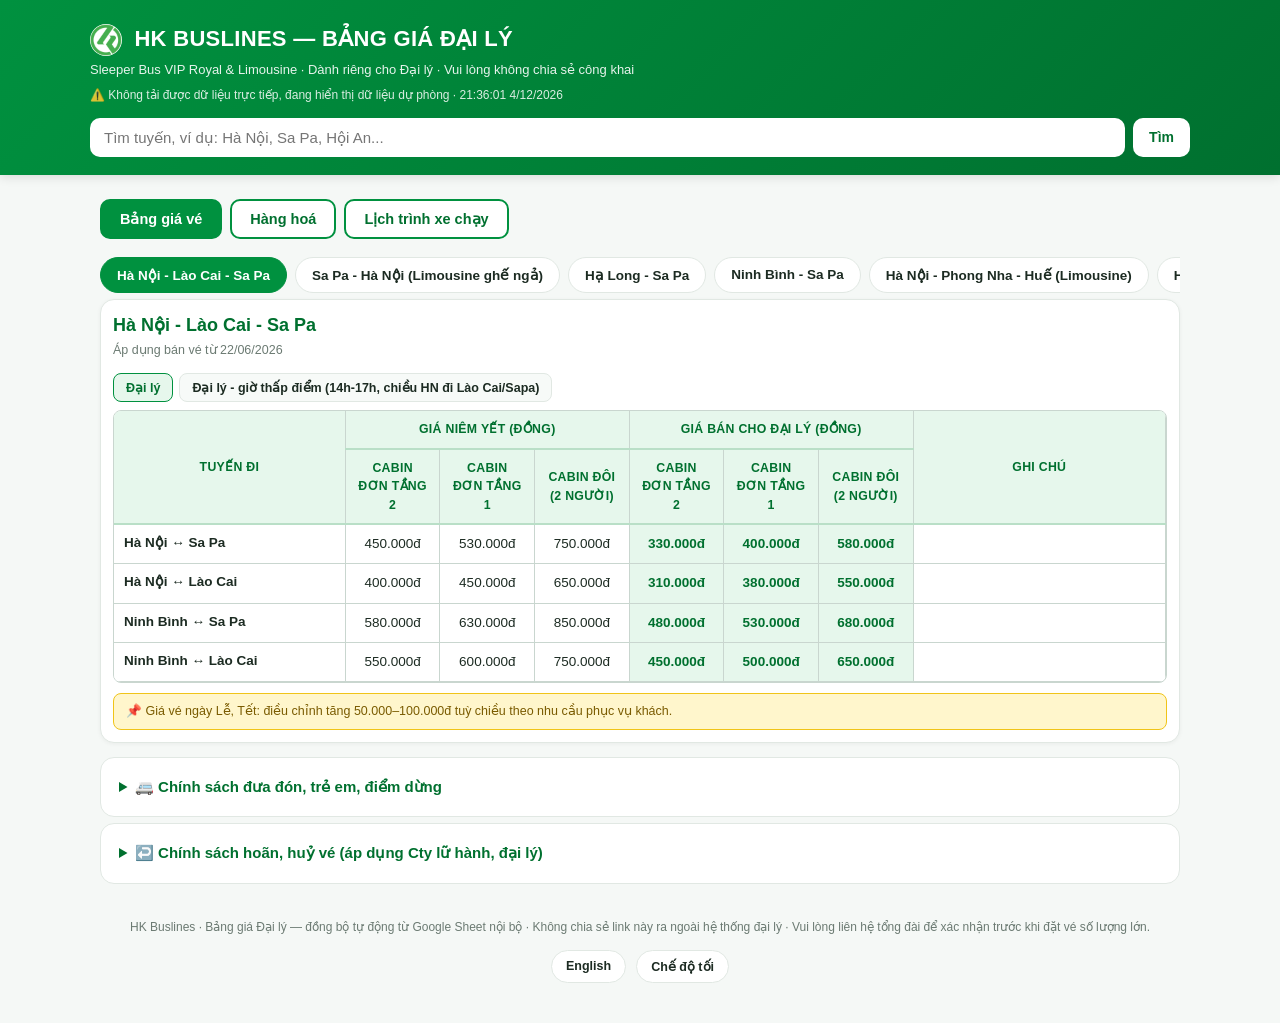
<file: Bang_Gia_Dai_Ly.html>
<!DOCTYPE html>
<html lang="vi">
<head>
<meta charset="UTF-8">
<meta name="viewport" content="width=device-width, initial-scale=1.0">
<title>HK Buslines - Bảng giá Đại lý</title>
<link rel="icon" type="image/png" href="[data-uri]">
<style>
  :root{
    --green:#00913f;
    --green-dark:#00702f;
    --green-light:#e6f7ec;
    --yellow:#fff6cc;
    --yellow-border:#f0c419;
    --yellow-text:#7a5b00;
    --text:#1c2b22;
    --muted:#6b7a72;
    --border:#e1e8e3;
    --table-border:#c9d6cf;
    --bg:#f5f8f6;
    --card:#ffffff;
    --surface:#ffffff;
    --surface-2:#f7faf8;
    --hover-bg:#eef7f1;
    --hover-bg-strong:#fafdfb;
    --empty-bg:#fbfbfb;
    color-scheme:light;
  }
  :root[data-theme="dark"]{
    --green:#218c50;
    --green-dark:#62bc89;
    --green-light:#172b20;
    --yellow:#3a2f14;
    --yellow-border:#8a6a1f;
    --yellow-text:#f0cf7a;
    --text:#e7ede9;
    --muted:#93a59b;
    --border:#2a332e;
    --table-border:#333f38;
    --bg:#101613;
    --card:#1a221e;
    --surface:#1a221e;
    --surface-2:#212b25;
    --hover-bg:#1e2c24;
    --hover-bg-strong:#202a24;
    --empty-bg:#1a221e;
    color-scheme:dark;
  }
  *{box-sizing:border-box;}
  body{
    margin:0; font-family:-apple-system,BlinkMacSystemFont,"Segoe UI",Roboto,Helvetica,Arial,sans-serif;
    background:var(--bg); color:var(--text); line-height:1.5;
  }
  header{
    background:linear-gradient(135deg,var(--green),var(--green-dark));
    color:#fff; padding:22px 16px 18px;
    position:sticky; top:0; z-index:50; box-shadow:0 2px 10px rgba(0,0,0,.12);
  }
  header .wrap{max-width:1100px; margin:0 auto;}
  header h1{margin:0 0 4px; font-size:22px; letter-spacing:.3px;}
  .hk-logo{height:32px; width:32px; border-radius:50%; vertical-align:middle; margin-right:6px; object-fit:cover; background:#fff;}
  header .sub{font-size:13px; opacity:.9;}
  #lastUpdated{font-size:12px; opacity:.85; margin-top:6px;}
  .search-box{
    margin-top:14px; display:flex; gap:8px;
  }
  .search-box input{
    flex:1; padding:11px 14px; border-radius:10px; border:none; font-size:15px;
    outline:none;
  }
  .search-box button{
    background:#fff; color:var(--green-dark); border:none; border-radius:10px;
    padding:0 16px; font-weight:600; cursor:pointer; font-size:14px;
  }
  main{max-width:1100px; margin:0 auto; padding:10px;}
  nav.region-tabs{
    display:flex; gap:8px; overflow-x:auto; padding:14px 0 6px; -webkit-overflow-scrolling:touch;
  }
  nav.region-tabs::-webkit-scrollbar{height:5px;}
  nav.region-tabs::-webkit-scrollbar-thumb{background:#c8d6cd;border-radius:5px;}
  .tab-btn{
    white-space:nowrap; padding:9px 16px; border-radius:999px; border:1.5px solid var(--border);
    background:var(--surface); color:var(--text); font-size:13.5px; font-weight:600; cursor:pointer;
    transition:.15s;
  }
  .tab-btn:hover{border-color:var(--green);}
  .tab-btn.active{background:var(--green); border-color:var(--green); color:#fff;}
  .tab-btn.charter-tab.active{background:#c9770a; border-color:#c9770a;}

  .card{background:var(--card); border-radius:14px; padding:12px; margin-bottom:14px; box-shadow:0 1px 4px rgba(0,0,0,.05); border:1px solid var(--border);}
  .region-title{font-size:18px; font-weight:700; color:var(--green-dark); margin:0 0 2px;}
  .region-effective{font-size:12.5px; color:var(--muted); margin-bottom:14px;}

  .subtabs{display:flex; flex-wrap:wrap; gap:6px; margin-bottom:6px;}
  .subtab-btn{
    padding:6px 12px; border-radius:8px; border:1px solid var(--border); background:var(--surface-2);
    font-size:12.5px; cursor:pointer; font-weight:600; color:var(--text);
  }
  .subtab-btn.active{background:var(--green-light); border-color:var(--green); color:var(--green-dark);}

  .daytype-toggle{display:flex; flex-wrap:wrap; gap:6px; margin:10px 0;}
  .daytype-btn{
    padding:5px 12px; border-radius:999px; border:1px solid var(--yellow-border); background:var(--surface);
    font-size:12px; cursor:pointer; color:var(--yellow-text); font-weight:600;
  }
  .daytype-btn.active{background:var(--yellow);}

  .table-scroll{overflow:auto; margin-top:8px; -webkit-overflow-scrolling:touch; border:1px solid var(--table-border); border-radius:8px;}
  table{width:100%; border-collapse:collapse; font-size:13.5px; min-width:520px;}
  table.fixed-cols{table-layout:fixed;}
  th, td{padding:9px 10px; border-bottom:1px solid var(--table-border); border-right:1px solid var(--table-border); text-align:center; vertical-align:top;}
  td.route-cell, td.note{text-align:left;}
  th{background:var(--green-light); color:var(--green-dark); font-size:12.3px; text-transform:uppercase; letter-spacing:.3px; position:sticky; top:0; border-bottom:2px solid #b9dfc7; vertical-align:middle;}
  tr.hgroup-hover td{background:var(--hover-bg) !important;}
  td.route-cell{font-weight:700; max-width:220px; line-height:1.3;}
  td.price{white-space:nowrap; font-variant-numeric:tabular-nums; vertical-align:middle;}
  td.price .old{color:var(--muted); text-decoration:line-through; font-size:12.5px; display:block;}
  td.price .now{color:var(--green-dark); font-weight:700;}
  td.price.now{color:var(--green-dark); font-weight:700; background:var(--green-light);}
  td.note{color:var(--muted); font-size:11px; white-space:normal; min-width:140px; max-width:260px; word-wrap:break-word; vertical-align:middle;}

  /* Cột "Tuyến đi" đứng yên khi kéo ngang bảng trên mobile, để luôn biết đang xem tuyến nào.
     Dùng class riêng (.sticky-th) thay vì :first-child cho <th>, vì hàng tiêu đề phụ (Cabin đơn Tầng 2...)
     không có ô đầu tiên thực sự (do ô "Tuyến đi" dùng rowspan="2"), nên :first-child sẽ trỏ nhầm ô. */
  .table-scroll table th.sticky-th,
  .table-scroll table td:first-child{
    position:sticky; left:0; z-index:3;
  }
  .table-scroll table th.sticky-th{ z-index:4; background:var(--green-light); }
  .table-scroll table td.route-cell{ background:var(--surface); box-shadow:2px 0 5px -2px rgba(0,0,0,.12); }
  .table-scroll table tr.hgroup-hover td.route-cell{ background:var(--hover-bg-strong); }
  .empty-note{padding:14px; color:var(--muted); font-size:13px; background:var(--empty-bg); border-radius:8px;}

  .holiday-note{
    background:var(--yellow); border:1px solid var(--yellow-border); border-radius:8px;
    padding:8px 12px; font-size:12.5px; color:var(--yellow-text); margin-top:10px;
  }

  .charter-table td.price{font-weight:700; color:#c9770a;}

  details.policy{margin-top:6px; background:var(--card); border-radius:14px; border:1px solid var(--border); padding:6px 18px;}
  details.policy summary{cursor:pointer; font-weight:700; padding:12px 0; color:var(--green-dark); font-size:15px;}
  details.policy .content{padding-bottom:16px; font-size:13.5px; color:var(--text);}
  details.policy .content h4{margin:14px 0 6px; font-size:13.5px; color:var(--green-dark);}
  details.policy .content ul{margin:4px 0; padding-left:20px;}
  details.policy .content li{margin-bottom:4px;}

  footer{text-align:center; padding:24px 16px 40px; font-size:12px; color:var(--muted);}
  .footer-controls{display:flex; justify-content:center; gap:10px; margin-top:14px; flex-wrap:wrap;}
  .footer-btn{
    padding:8px 14px; border-radius:999px; border:1.5px solid var(--border); background:var(--card);
    color:var(--text); font-size:12.5px; font-weight:600; cursor:pointer; transition:.15s;
    display:inline-flex; align-items:center; gap:6px;
  }
  .footer-btn:hover{border-color:var(--green);}

  .hidden{display:none !important;}

  .search-results-banner{
    background:var(--green-light); border:1px solid var(--green); border-radius:10px;
    padding:10px 14px; margin-bottom:14px; font-size:13px; color:var(--green-dark); display:flex; justify-content:space-between; align-items:center;
  }
  .search-results-banner button{background:none;border:none;color:var(--green-dark);font-weight:700;cursor:pointer;font-size:13px;}

  @media (max-width:640px){
    header h1{font-size:18px;}
    table{font-size:12.5px;}
    th, td{padding:7px 6px;}
    .card{padding:12px;}
    td.route-cell, td.price{font-size:13.5px;}
    td.route-cell{max-width:150px;}
    td.note{font-size:10.5px;}
  }

  /* ===== Page-mode switcher (Bảng giá / Hàng hoá / Lịch trình xe) ===== */
  .page-mode-tabs{display:flex; gap:8px; flex-wrap:wrap; margin:14px 0 4px;}
  .page-mode-btn{
    padding:10px 18px; border-radius:10px; border:2px solid var(--green); background:var(--surface);
    color:var(--green-dark); font-size:14.5px; font-weight:700; cursor:pointer; transition:.15s;
  }
  .page-mode-btn:hover{background:var(--green-light);}
  .page-mode-btn.active{background:var(--green); border-color:var(--green); color:#fff;}

  /* ===== Lịch trình xe (schedule timeline) ===== */
  .sched-timeline{position:relative; margin-left:6px; margin-top:12px;}
  .sched-stop{position:relative; padding:0 0 22px 30px;}
  .sched-stop::before{content:""; position:absolute; left:8px; top:13px; bottom:-13px; width:2px; background:var(--table-border);}
  .sched-stop:last-child{padding-bottom:0;}
  .sched-stop:last-child::before{display:none;}
  .sched-stop .sched-dot{
    position:absolute; left:2px; top:6px; width:14px; height:14px; border-radius:50%;
    background:var(--green); border:3px solid var(--card); box-shadow:0 0 0 2px var(--green); z-index:1;
  }
  .sched-stop:first-child .sched-dot{background:#c9770a; box-shadow:0 0 0 2px #c9770a;}
  .sched-stop:last-child .sched-dot{background:var(--green-dark); box-shadow:0 0 0 2px var(--green-dark);}
  .sched-stop .sched-time-row{display:flex; align-items:baseline; gap:8px; flex-wrap:wrap;}
  .sched-stop .sched-time{font-size:17px; font-weight:800; color:var(--green-dark); font-variant-numeric:tabular-nums;}
  .sched-stop .sched-daybadge{font-size:10.5px; font-weight:700; color:#fff; background:#c9770a; border-radius:5px; padding:1px 6px;}
  .sched-stop .sched-place{font-size:14.5px; font-weight:600; margin-top:2px;}
  .sched-stop .sched-duration{font-size:12px; color:var(--muted); margin-top:6px;}
  .sched-dep-label{font-size:12.5px; color:var(--muted); margin:12px 0 8px; font-weight:600; text-transform:uppercase; letter-spacing:.3px;}

  /* ===== Hàng hoá (cargo pricing) ===== */
  .cargo-table{width:100%; border-collapse:collapse; font-size:12.5px; min-width:640px;}
  .cargo-table td{padding:7px 9px; border:1px solid var(--table-border); text-align:center; vertical-align:middle;}
  .cargo-table tr.cargo-head td{background:var(--green-light); font-weight:700; color:var(--green-dark); font-size:12px; text-transform:uppercase; letter-spacing:.2px;}
  .cargo-table td.cargo-name{text-align:left; font-weight:600;}
  .cargo-table td.cargo-desc{text-align:left;}
  .cargo-note{font-size:12.5px; color:var(--muted); margin-bottom:10px; line-height:1.5;}

</style>
</head>
<body>

<header>
  <div class="wrap">
    <h1><img src="[data-uri]" alt="HK Buslines" class="hk-logo"> <span id="headerTitle">HK BUSLINES — BẢNG GIÁ VÉ</span></h1>
    <div class="sub" id="headerSub">Sleeper Bus VIP Royal &amp; Limousine · Cập nhật trực tiếp</div>
    <div id="lastUpdated">Đang tải dữ liệu giá...</div>
    <div class="search-box">
      <input id="searchInput" type="text" placeholder="Tìm tuyến, ví dụ: Hà Nội, Sa Pa, Hội An...">
      <button id="searchBtn">Tìm</button>
    </div>
  </div>
</header>

<main>
  <nav class="page-mode-tabs" id="pageModeTabs"><button class="page-mode-btn active" data-mode="gia">Bảng giá vé</button><button class="page-mode-btn" data-mode="hanghoa">Hàng hoá</button><button class="page-mode-btn" data-mode="lichtrinh">Lịch trình xe chạy</button></nav>
  <div id="modeBangGia">
  <div id="searchBanner" class="search-results-banner hidden">
    <span id="searchBannerText"></span>
    <button id="clearSearch">Xoá tìm kiếm ✕</button>
  </div>

  <nav class="region-tabs" id="regionTabs"></nav>

  <div id="regionContent"></div>

  <details class="policy" id="policy1">
    <summary>🚐 Chính sách đưa đón, trẻ em, điểm dừng</summary>
    <div class="content">
      <h4>Xe trung chuyển miễn phí</h4>
      <ul>
        <li><b>Hà Nội:</b> đón/trả tại các quận trung tâm (Hoàn Kiếm, Ba Đình, Đống Đa, Hai Bà Trưng, Tây Hồ, Hoàng Mai, Cầu Giấy...). Từ 3 khách trở lên ở quận/huyện khác sẽ được hỗ trợ đón tận nơi, tổng đài chốt điểm đón cụ thể.</li>
        <li><b>Hạ Long:</b> đón/trả tận nơi tại trung tâm TP. Hạ Long.</li>
        <li><b>Thị xã Sa Pa:</b> đón/trả tận trung tâm; ngoài bán kính 5km hỗ trợ từ 3 khách trở lên.</li>
        <li><b>TP. Ninh Bình, Tam Cốc, Tràng An:</b> đón/trả tận nơi, điểm gần nhất theo yêu cầu.</li>
        <li><b>Cửa khẩu Lào Cai:</b> xe to đón/trả tận nơi tại cửa khẩu.</li>
        <li><b>TP. Huế, Đà Nẵng, Nha Trang:</b> đón/trả miễn phí trong bán kính 10km quanh văn phòng; ngoài 10km hỗ trợ đón tận nơi từ 3 khách trở lên.</li>
        <li>Khách đặt vé đón tại sân bay: xe vào đón tận nơi, không thu thêm phí.</li>
      </ul>
      <h4>Chính sách trẻ em</h4>
      <ul>
        <li>Trẻ em dưới 6 tuổi: đi cùng Cabin đơn với bố/mẹ, không mất thêm cước.</li>
        <li>Trẻ em từ 6 tuổi trở lên: tính giá như người lớn.</li>
      </ul>
      <h4>Khác</h4>
      <ul>
        <li>Xe đời mới đăng ký 2024-2025. Xe VIP Royal 24 Cabin: bán Cabin đôi cho cả tầng 1 và tầng 2.</li>
        <li>Chuyến đêm từ 21h00 khi đến Sa Pa: khách được ngủ trên xe đến 6h00 sáng hôm sau.</li>
        <li>Điểm dừng nghỉ ăn uống: chiều Hà Nội đi (Nhà hàng Thanh Xuân - TP. Ninh Bình); chiều Hội An về (Nhà hàng Trình Loan - Lăng Cô, Huế).</li>
        <li>Giá vé ngày Lễ, Tết (các tuyến không có bảng giá lễ riêng): điều chỉnh tăng 50.000-100.000đ tuỳ chiều theo nhu cầu phục vụ khách.</li>
      </ul>
    </div>
  </details>

  <details class="policy" id="policy2">
    <summary>↩️ Chính sách hoãn, huỷ vé (áp dụng Cty lữ hành, đại lý)</summary>
    <div class="content">
      <p><b>Lưu ý:</b> Quý khách muốn đổi vé/chuyển ngày vui lòng liên hệ trực tiếp tổng đài hoặc nhà xe để được hỗ trợ. Mỗi vé chỉ được đổi <b>1 lần</b> và sau khi đã đổi thì <b>không được huỷ vé</b>.</p>
      <h4>Ngày thường</h4>
      <ul>
        <li>Trước 24h xe chạy: huỷ, hoàn tiền 100%.</li>
        <li>Trước 12h xe chạy: đổi chuyến (nếu còn)/chuyển ngày miễn phí; huỷ mất 30%.</li>
        <li>Trước 6h xe chạy: đổi chuyến/chuyển ngày miễn phí; huỷ mất 50%.</li>
        <li>Dưới 6h đến giờ xe chạy: không đổi/chuyển được; huỷ mất 100%.</li>
        <li>Khách đoàn từ 5 Cabin trở lên: huỷ trước 24h mất phí 50% hoặc tiền đặt cọc.</li>
      </ul>
      <h4>Ngày Lễ, Tết</h4>
      <ul>
        <li>Trước 5 ngày xe chạy: huỷ, hoàn tiền 100%.</li>
        <li>Trước 2 ngày xe chạy: đổi chuyến/chuyển ngày miễn phí; huỷ mất 30%.</li>
        <li>Trước 24h xe chạy: đổi chuyến/chuyển ngày miễn phí; huỷ mất 50%.</li>
        <li>Dưới 24h đến giờ xe chạy: không đổi/chuyển được; huỷ mất 100%.</li>
        <li>Khách đoàn từ 5 Cabin trở lên: huỷ trước 24h mất phí 50% hoặc tiền đặt cọc.</li>
      </ul>
    </div>
  </details>
  </div>
  <div id="modeHangHoa" style="display:none">
<div class="card">
  <div class="region-title">Bảng giá gửi hàng hoá</div>
  <div class="cargo-note">**Chú ý các hàng hóa không nằm trong bảng này: Lưu ý: Tạm thời chưa nhận tiền, vàng bạc, đá quý. 1. Hàng nặng được tính trọng lượng. 2. Hàng cồng kềnh thì được tính theo thể tích. 3. Khách gửi nhiều thì thông báo để phòng hàng sẽ liên hệ với khách để làm việc trực tiếp.</div>
  <nav class="region-tabs" id="cargoTabs"></nav>
  <div id="cargoContent"></div>
</div>
</div>
  <div id="modeLichTrinh" style="display:none">
<div class="card">
  <nav class="region-tabs" id="scheduleTabs"></nav>
  <div id="scheduleContent"></div>
</div>
</div>
</main>

<footer>
  <div id="footerText">HK Buslines · Bảng giá này được đồng bộ tự động từ Google Sheet nội bộ · Vui lòng liên hệ tổng đài để xác nhận trước khi đặt vé số lượng lớn.</div>
  <div class="footer-controls">
    <button id="langToggle" class="footer-btn" type="button"><span id="langToggleLabel">English</span></button>
    <button id="themeToggle" class="footer-btn" type="button"><span id="themeToggleLabel">Chế độ tối</span></button>
  </div>
</footer>

<script>
/* =====================================================================
   CONFIG — DÁN LINK CSV ĐÃ PUBLISH TỪ GOOGLE SHEETS VÀO ĐÂY
   Hướng dẫn lấy link: mở Google Sheet > File > Share > Publish to web >
   chọn sheet "Gia_Ve" (hoặc "Thue_Xe") > định dạng "Comma-separated values (.csv)" > Publish > Copy link.
   Nếu để trống, trang sẽ dùng dữ liệu mặc định đóng gói sẵn bên dưới (FALLBACK_DATA).
===================================================================== */
const CONFIG = {
  GIA_VE_CSV_URL: "https://docs.google.com/spreadsheets/d/e/2PACX-1vRyzAcGC_iXcEefWBjPty-GEW3oUpHsC6oRfXSat3PPxNxP-QMQZACsEhKjphkUCw/pub?gid=731419667&single=true&output=csv",
  THUE_XE_CSV_URL: "https://docs.google.com/spreadsheets/d/e/2PACX-1vRyzAcGC_iXcEefWBjPty-GEW3oUpHsC6oRfXSat3PPxNxP-QMQZACsEhKjphkUCw/pub?gid=1478439373&single=true&output=csv",
};

/* Dữ liệu mặc định (chụp từ file Excel gốc ngày 08/07/2026) — dùng khi CONFIG chưa được điền hoặc khi fetch lỗi */
const FALLBACK_DATA = {"gia_ve": [{"khu_vuc": "Hà Nội - Lào Cai - Sa Pa", "nhom_gia": "Khách lẻ", "loai_ngay": "Ngày thường, cuối tuần", "tuyen": "Hà Nội <-> Lào Cai", "loai_cho": "Cabin đơn Tầng 2", "gia_niem_yet": 400000, "gia_thuc": 400000, "ghi_chu": "Đặt trực tiếp HK: Tổng đài/Wesai/Fanpage giảm 20k/cabin"}, {"khu_vuc": "Hà Nội - Lào Cai - Sa Pa", "nhom_gia": "Khách lẻ", "loai_ngay": "Ngày thường, cuối tuần", "tuyen": "Hà Nội <-> Lào Cai", "loai_cho": "Cabin đơn Tầng 1", "gia_niem_yet": 450000, "gia_thuc": 450000, "ghi_chu": ""}, {"khu_vuc": "Hà Nội - Lào Cai - Sa Pa", "nhom_gia": "Khách lẻ", "loai_ngay": "Ngày thường, cuối tuần", "tuyen": "Hà Nội <-> Lào Cai", "loai_cho": "Cabin đôi (2 người)", "gia_niem_yet": 650000, "gia_thuc": 650000, "ghi_chu": ""}, {"khu_vuc": "Hà Nội - Lào Cai - Sa Pa", "nhom_gia": "Khách lẻ", "loai_ngay": "Ngày thường, cuối tuần", "tuyen": "Hà Nội <-> Sa Pa", "loai_cho": "Cabin đơn Tầng 2", "gia_niem_yet": 450000, "gia_thuc": 450000, "ghi_chu": "Đặt trực tiếp HK: Tổng đài/Wesai/Fanpage giảm 30k/cabin"}, {"khu_vuc": "Hà Nội - Lào Cai - Sa Pa", "nhom_gia": "Khách lẻ", "loai_ngay": "Ngày thường, cuối tuần", "tuyen": "Hà Nội <-> Sa Pa", "loai_cho": "Cabin đơn Tầng 1", "gia_niem_yet": 530000, "gia_thuc": 530000, "ghi_chu": ""}, {"khu_vuc": "Hà Nội - Lào Cai - Sa Pa", "nhom_gia": "Khách lẻ", "loai_ngay": "Ngày thường, cuối tuần", "tuyen": "Hà Nội <-> Sa Pa", "loai_cho": "Cabin đôi (2 người)", "gia_niem_yet": 750000, "gia_thuc": 750000, "ghi_chu": ""}, {"khu_vuc": "Hà Nội - Lào Cai - Sa Pa", "nhom_gia": "Khách lẻ - giờ thấp điểm (14h-17h, chiều HN đi Lào Cai/Sapa)", "loai_ngay": "Ngày thường, cuối tuần", "tuyen": "Hà Nội <-> Lào Cai", "loai_cho": "Cabin đơn Tầng 2", "gia_niem_yet": 400000, "gia_thuc": 400000, "ghi_chu": "Cabin đơn, đôi giảm 50k/cabin"}, {"khu_vuc": "Hà Nội - Lào Cai - Sa Pa", "nhom_gia": "Khách lẻ - giờ thấp điểm (14h-17h, chiều HN đi Lào Cai/Sapa)", "loai_ngay": "Ngày thường, cuối tuần", "tuyen": "Hà Nội <-> Lào Cai", "loai_cho": "Cabin đơn Tầng 1", "gia_niem_yet": 450000, "gia_thuc": 450000, "ghi_chu": ""}, {"khu_vuc": "Hà Nội - Lào Cai - Sa Pa", "nhom_gia": "Khách lẻ - giờ thấp điểm (14h-17h, chiều HN đi Lào Cai/Sapa)", "loai_ngay": "Ngày thường, cuối tuần", "tuyen": "Hà Nội <-> Lào Cai", "loai_cho": "Cabin đôi (2 người)", "gia_niem_yet": 650000, "gia_thuc": 650000, "ghi_chu": ""}, {"khu_vuc": "Hà Nội - Lào Cai - Sa Pa", "nhom_gia": "Khách lẻ - giờ thấp điểm (14h-17h, chiều HN đi Lào Cai/Sapa)", "loai_ngay": "Ngày thường, cuối tuần", "tuyen": "Hà Nội <-> Sa Pa", "loai_cho": "Cabin đơn Tầng 2", "gia_niem_yet": 450000, "gia_thuc": 450000, "ghi_chu": "Giảm 70k/cabin"}, {"khu_vuc": "Hà Nội - Lào Cai - Sa Pa", "nhom_gia": "Khách lẻ - giờ thấp điểm (14h-17h, chiều HN đi Lào Cai/Sapa)", "loai_ngay": "Ngày thường, cuối tuần", "tuyen": "Hà Nội <-> Sa Pa", "loai_cho": "Cabin đơn Tầng 1", "gia_niem_yet": 530000, "gia_thuc": 530000, "ghi_chu": ""}, {"khu_vuc": "Hà Nội - Lào Cai - Sa Pa", "nhom_gia": "Khách lẻ - giờ thấp điểm (14h-17h, chiều HN đi Lào Cai/Sapa)", "loai_ngay": "Ngày thường, cuối tuần", "tuyen": "Hà Nội <-> Sa Pa", "loai_cho": "Cabin đôi (2 người)", "gia_niem_yet": 750000, "gia_thuc": 750000, "ghi_chu": ""}, {"khu_vuc": "Hà Nội - Lào Cai - Sa Pa", "nhom_gia": "Đại lý", "loai_ngay": "Ngày thường, cuối tuần", "tuyen": "Hà Nội <-> Sa Pa", "loai_cho": "Cabin đơn Tầng 1", "gia_niem_yet": 530000, "gia_thuc": 400000, "ghi_chu": ""}, {"khu_vuc": "Hà Nội - Lào Cai - Sa Pa", "nhom_gia": "Đại lý", "loai_ngay": "Ngày thường, cuối tuần", "tuyen": "Hà Nội <-> Sa Pa", "loai_cho": "Cabin đơn Tầng 2", "gia_niem_yet": 450000, "gia_thuc": 330000, "ghi_chu": ""}, {"khu_vuc": "Hà Nội - Lào Cai - Sa Pa", "nhom_gia": "Đại lý", "loai_ngay": "Ngày thường, cuối tuần", "tuyen": "Hà Nội <-> Sa Pa", "loai_cho": "Cabin đôi (2 người)", "gia_niem_yet": 750000, "gia_thuc": 580000, "ghi_chu": ""}, {"khu_vuc": "Hà Nội - Lào Cai - Sa Pa", "nhom_gia": "Đại lý", "loai_ngay": "Ngày thường, cuối tuần", "tuyen": "Hà Nội <-> Lào Cai", "loai_cho": "Cabin đơn Tầng 1", "gia_niem_yet": 450000, "gia_thuc": 380000, "ghi_chu": ""}, {"khu_vuc": "Hà Nội - Lào Cai - Sa Pa", "nhom_gia": "Đại lý", "loai_ngay": "Ngày thường, cuối tuần", "tuyen": "Hà Nội <-> Lào Cai", "loai_cho": "Cabin đơn Tầng 2", "gia_niem_yet": 400000, "gia_thuc": 310000, "ghi_chu": ""}, {"khu_vuc": "Hà Nội - Lào Cai - Sa Pa", "nhom_gia": "Đại lý", "loai_ngay": "Ngày thường, cuối tuần", "tuyen": "Hà Nội <-> Lào Cai", "loai_cho": "Cabin đôi (2 người)", "gia_niem_yet": 650000, "gia_thuc": 550000, "ghi_chu": ""}, {"khu_vuc": "Hà Nội - Lào Cai - Sa Pa", "nhom_gia": "Đại lý", "loai_ngay": "Ngày thường, cuối tuần", "tuyen": "Ninh Bình <-> Sa Pa", "loai_cho": "Cabin đơn Tầng 1", "gia_niem_yet": 630000, "gia_thuc": 530000, "ghi_chu": ""}, {"khu_vuc": "Hà Nội - Lào Cai - Sa Pa", "nhom_gia": "Đại lý", "loai_ngay": "Ngày thường, cuối tuần", "tuyen": "Ninh Bình <-> Sa Pa", "loai_cho": "Cabin đơn Tầng 2", "gia_niem_yet": 580000, "gia_thuc": 480000, "ghi_chu": ""}, {"khu_vuc": "Hà Nội - Lào Cai - Sa Pa", "nhom_gia": "Đại lý", "loai_ngay": "Ngày thường, cuối tuần", "tuyen": "Ninh Bình <-> Sa Pa", "loai_cho": "Cabin đôi (2 người)", "gia_niem_yet": 850000, "gia_thuc": 680000, "ghi_chu": ""}, {"khu_vuc": "Hà Nội - Lào Cai - Sa Pa", "nhom_gia": "Đại lý", "loai_ngay": "Ngày thường, cuối tuần", "tuyen": "Ninh Bình <-> Lào Cai", "loai_cho": "Cabin đơn Tầng 1", "gia_niem_yet": 600000, "gia_thuc": 500000, "ghi_chu": ""}, {"khu_vuc": "Hà Nội - Lào Cai - Sa Pa", "nhom_gia": "Đại lý", "loai_ngay": "Ngày thường, cuối tuần", "tuyen": "Ninh Bình <-> Lào Cai", "loai_cho": "Cabin đơn Tầng 2", "gia_niem_yet": 550000, "gia_thuc": 450000, "ghi_chu": ""}, {"khu_vuc": "Hà Nội - Lào Cai - Sa Pa", "nhom_gia": "Đại lý", "loai_ngay": "Ngày thường, cuối tuần", "tuyen": "Ninh Bình <-> Lào Cai", "loai_cho": "Cabin đôi (2 người)", "gia_niem_yet": 750000, "gia_thuc": 650000, "ghi_chu": ""}, {"khu_vuc": "Hà Nội - Lào Cai - Sa Pa", "nhom_gia": "Đại lý - giờ thấp điểm (14h-17h, chiều HN đi Lào Cai/Sapa)", "loai_ngay": "Ngày thường, cuối tuần", "tuyen": "Hà Nội <-> Sa Pa", "loai_cho": "Cabin đơn Tầng 1", "gia_niem_yet": 530000, "gia_thuc": 380000, "ghi_chu": ""}, {"khu_vuc": "Hà Nội - Lào Cai - Sa Pa", "nhom_gia": "Đại lý - giờ thấp điểm (14h-17h, chiều HN đi Lào Cai/Sapa)", "loai_ngay": "Ngày thường, cuối tuần", "tuyen": "Hà Nội <-> Sa Pa", "loai_cho": "Cabin đơn Tầng 2", "gia_niem_yet": 450000, "gia_thuc": 300000, "ghi_chu": ""}, {"khu_vuc": "Hà Nội - Lào Cai - Sa Pa", "nhom_gia": "Đại lý - giờ thấp điểm (14h-17h, chiều HN đi Lào Cai/Sapa)", "loai_ngay": "Ngày thường, cuối tuần", "tuyen": "Hà Nội <-> Sa Pa", "loai_cho": "Cabin đôi (2 người)", "gia_niem_yet": 750000, "gia_thuc": 550000, "ghi_chu": ""}, {"khu_vuc": "Hà Nội - Lào Cai - Sa Pa", "nhom_gia": "Đại lý - giờ thấp điểm (14h-17h, chiều HN đi Lào Cai/Sapa)", "loai_ngay": "Ngày thường, cuối tuần", "tuyen": "Hà Nội <-> Lào Cai", "loai_cho": "Cabin đơn Tầng 1", "gia_niem_yet": 450000, "gia_thuc": 350000, "ghi_chu": ""}, {"khu_vuc": "Hà Nội - Lào Cai - Sa Pa", "nhom_gia": "Đại lý - giờ thấp điểm (14h-17h, chiều HN đi Lào Cai/Sapa)", "loai_ngay": "Ngày thường, cuối tuần", "tuyen": "Hà Nội <-> Lào Cai", "loai_cho": "Cabin đơn Tầng 2", "gia_niem_yet": 400000, "gia_thuc": 290000, "ghi_chu": ""}, {"khu_vuc": "Hà Nội - Lào Cai - Sa Pa", "nhom_gia": "Đại lý - giờ thấp điểm (14h-17h, chiều HN đi Lào Cai/Sapa)", "loai_ngay": "Ngày thường, cuối tuần", "tuyen": "Hà Nội <-> Lào Cai", "loai_cho": "Cabin đôi (2 người)", "gia_niem_yet": 650000, "gia_thuc": 530000, "ghi_chu": ""}, {"khu_vuc": "Hạ Long - Sa Pa", "nhom_gia": "Khách lẻ", "loai_ngay": "Ngày thường, cuối tuần", "tuyen": "Sa Pa đi - Hưng Yên, Hải Dương", "loai_cho": "Cabin đơn Tầng 2", "gia_niem_yet": 600000, "gia_thuc": 600000, "ghi_chu": "Cabin đơn, đôi giảm 50k/cabin"}, {"khu_vuc": "Hạ Long - Sa Pa", "nhom_gia": "Khách lẻ", "loai_ngay": "Ngày thường, cuối tuần", "tuyen": "Sa Pa đi - Hưng Yên, Hải Dương", "loai_cho": "Cabin đơn Tầng 1", "gia_niem_yet": 650000, "gia_thuc": 650000, "ghi_chu": ""}, {"khu_vuc": "Hạ Long - Sa Pa", "nhom_gia": "Khách lẻ", "loai_ngay": "Ngày thường, cuối tuần", "tuyen": "Sa Pa đi - Hưng Yên, Hải Dương", "loai_cho": "Cabin đôi (2 người)", "gia_niem_yet": 900000, "gia_thuc": 900000, "ghi_chu": ""}, {"khu_vuc": "Hạ Long - Sa Pa", "nhom_gia": "Khách lẻ", "loai_ngay": "Ngày thường, cuối tuần", "tuyen": "Sa Pa đi - Hải Phòng", "loai_cho": "Cabin đơn Tầng 2", "gia_niem_yet": 650000, "gia_thuc": 650000, "ghi_chu": "Vé 1 chiều: giảm 20.000đ/cabin đơn, giảm 30.000đ/cabin đôi. Vé khứ hồi: giảm 70.000đ/cabin đơn, giảm 100.000đ/cabin đôi"}, {"khu_vuc": "Hạ Long - Sa Pa", "nhom_gia": "Khách lẻ", "loai_ngay": "Ngày thường, cuối tuần", "tuyen": "Sa Pa đi - Hải Phòng", "loai_cho": "Cabin đơn Tầng 1", "gia_niem_yet": 700000, "gia_thuc": 700000, "ghi_chu": "Vé 1 chiều: giảm 20.000đ/cabin đơn, giảm 30.000đ/cabin đôi. Vé khứ hồi: giảm 70.000đ/cabin đơn, giảm 100.000đ/cabin đôi"}, {"khu_vuc": "Hạ Long - Sa Pa", "nhom_gia": "Khách lẻ", "loai_ngay": "Ngày thường, cuối tuần", "tuyen": "Sa Pa đi - Hải Phòng", "loai_cho": "Cabin đôi (2 người)", "gia_niem_yet": 950000, "gia_thuc": 950000, "ghi_chu": "Vé 1 chiều: giảm 20.000đ/cabin đơn, giảm 30.000đ/cabin đôi. Vé khứ hồi: giảm 70.000đ/cabin đơn, giảm 100.000đ/cabin đôi"}, {"khu_vuc": "Hạ Long - Sa Pa", "nhom_gia": "Khách lẻ", "loai_ngay": "Ngày thường, cuối tuần", "tuyen": "Sa Pa đi - TP. Hạ Long", "loai_cho": "Cabin đơn Tầng 2", "gia_niem_yet": 650000, "gia_thuc": 650000, "ghi_chu": "Vé 1 chiều: giảm 20.000đ/cabin đơn, giảm 30.000đ/cabin đôi. Vé khứ hồi: giảm 70.000đ/cabin đơn, giảm 100.000đ/cabin đôi"}, {"khu_vuc": "Hạ Long - Sa Pa", "nhom_gia": "Khách lẻ", "loai_ngay": "Ngày thường, cuối tuần", "tuyen": "Sa Pa đi - TP. Hạ Long", "loai_cho": "Cabin đơn Tầng 1", "gia_niem_yet": 700000, "gia_thuc": 700000, "ghi_chu": "Vé 1 chiều: giảm 20.000đ/cabin đơn, giảm 30.000đ/cabin đôi. Vé khứ hồi: giảm 70.000đ/cabin đơn, giảm 100.000đ/cabin đôi"}, {"khu_vuc": "Hạ Long - Sa Pa", "nhom_gia": "Khách lẻ", "loai_ngay": "Ngày thường, cuối tuần", "tuyen": "Sa Pa đi - TP. Hạ Long", "loai_cho": "Cabin đôi (2 người)", "gia_niem_yet": 950000, "gia_thuc": 950000, "ghi_chu": "Vé 1 chiều: giảm 20.000đ/cabin đơn, giảm 30.000đ/cabin đôi. Vé khứ hồi: giảm 70.000đ/cabin đơn, giảm 100.000đ/cabin đôi"}, {"khu_vuc": "Hạ Long - Sa Pa", "nhom_gia": "Khách lẻ", "loai_ngay": "Ngày thường, cuối tuần", "tuyen": "Lào Cai đi - Hưng Yên, Hải Dương", "loai_cho": "Cabin đơn Tầng 2", "gia_niem_yet": 550000, "gia_thuc": 550000, "ghi_chu": "Cabin đơn, đôi giảm 50k/cabin"}, {"khu_vuc": "Hạ Long - Sa Pa", "nhom_gia": "Khách lẻ", "loai_ngay": "Ngày thường, cuối tuần", "tuyen": "Lào Cai đi - Hưng Yên, Hải Dương", "loai_cho": "Cabin đơn Tầng 1", "gia_niem_yet": 600000, "gia_thuc": 600000, "ghi_chu": ""}, {"khu_vuc": "Hạ Long - Sa Pa", "nhom_gia": "Khách lẻ", "loai_ngay": "Ngày thường, cuối tuần", "tuyen": "Lào Cai đi - Hưng Yên, Hải Dương", "loai_cho": "Cabin đôi (2 người)", "gia_niem_yet": 850000, "gia_thuc": 850000, "ghi_chu": ""}, {"khu_vuc": "Hạ Long - Sa Pa", "nhom_gia": "Khách lẻ", "loai_ngay": "Ngày thường, cuối tuần", "tuyen": "Lào Cai đi - Hải Phòng", "loai_cho": "Cabin đơn Tầng 2", "gia_niem_yet": 600000, "gia_thuc": 600000, "ghi_chu": "Vé 1 chiều: giảm 20.000đ/cabin đơn, giảm 30.000đ/cabin đôi. Vé khứ hồi: giảm 70.000đ/cabin đơn, giảm 100.000đ/cabin đôi"}, {"khu_vuc": "Hạ Long - Sa Pa", "nhom_gia": "Khách lẻ", "loai_ngay": "Ngày thường, cuối tuần", "tuyen": "Lào Cai đi - Hải Phòng", "loai_cho": "Cabin đơn Tầng 1", "gia_niem_yet": 650000, "gia_thuc": 650000, "ghi_chu": "Vé 1 chiều: giảm 20.000đ/cabin đơn, giảm 30.000đ/cabin đôi. Vé khứ hồi: giảm 70.000đ/cabin đơn, giảm 100.000đ/cabin đôi"}, {"khu_vuc": "Hạ Long - Sa Pa", "nhom_gia": "Khách lẻ", "loai_ngay": "Ngày thường, cuối tuần", "tuyen": "Lào Cai đi - Hải Phòng", "loai_cho": "Cabin đôi (2 người)", "gia_niem_yet": 900000, "gia_thuc": 900000, "ghi_chu": "Vé 1 chiều: giảm 20.000đ/cabin đơn, giảm 30.000đ/cabin đôi. Vé khứ hồi: giảm 70.000đ/cabin đơn, giảm 100.000đ/cabin đôi"}, {"khu_vuc": "Hạ Long - Sa Pa", "nhom_gia": "Khách lẻ", "loai_ngay": "Ngày thường, cuối tuần", "tuyen": "Lào Cai đi - TP. Hạ Long", "loai_cho": "Cabin đơn Tầng 2", "gia_niem_yet": 600000, "gia_thuc": 600000, "ghi_chu": "Vé 1 chiều: giảm 20.000đ/cabin đơn, giảm 30.000đ/cabin đôi. Vé khứ hồi: giảm 70.000đ/cabin đơn, giảm 100.000đ/cabin đôi"}, {"khu_vuc": "Hạ Long - Sa Pa", "nhom_gia": "Khách lẻ", "loai_ngay": "Ngày thường, cuối tuần", "tuyen": "Lào Cai đi - TP. Hạ Long", "loai_cho": "Cabin đơn Tầng 1", "gia_niem_yet": 650000, "gia_thuc": 650000, "ghi_chu": "Vé 1 chiều: giảm 20.000đ/cabin đơn, giảm 30.000đ/cabin đôi. Vé khứ hồi: giảm 70.000đ/cabin đơn, giảm 100.000đ/cabin đôi"}, {"khu_vuc": "Hạ Long - Sa Pa", "nhom_gia": "Khách lẻ", "loai_ngay": "Ngày thường, cuối tuần", "tuyen": "Lào Cai đi - TP. Hạ Long", "loai_cho": "Cabin đôi (2 người)", "gia_niem_yet": 900000, "gia_thuc": 900000, "ghi_chu": "Vé 1 chiều: giảm 20.000đ/cabin đơn, giảm 30.000đ/cabin đôi. Vé khứ hồi: giảm 70.000đ/cabin đơn, giảm 100.000đ/cabin đôi"}, {"khu_vuc": "Hạ Long - Sa Pa", "nhom_gia": "Khách lẻ", "loai_ngay": "Ngày thường, cuối tuần", "tuyen": "Yên Bái, Phú Thọ đi - Hưng Yên, Hải Dương", "loai_cho": "Cabin đơn Tầng 2", "gia_niem_yet": 500000, "gia_thuc": 500000, "ghi_chu": "Không giảm giá"}, {"khu_vuc": "Hạ Long - Sa Pa", "nhom_gia": "Khách lẻ", "loai_ngay": "Ngày thường, cuối tuần", "tuyen": "Yên Bái, Phú Thọ đi - Hưng Yên, Hải Dương", "loai_cho": "Cabin đơn Tầng 1", "gia_niem_yet": 550000, "gia_thuc": 550000, "ghi_chu": ""}, {"khu_vuc": "Hạ Long - Sa Pa", "nhom_gia": "Khách lẻ", "loai_ngay": "Ngày thường, cuối tuần", "tuyen": "Yên Bái, Phú Thọ đi - Hưng Yên, Hải Dương", "loai_cho": "Cabin đôi (2 người)", "gia_niem_yet": 850000, "gia_thuc": 850000, "ghi_chu": ""}, {"khu_vuc": "Hạ Long - Sa Pa", "nhom_gia": "Khách lẻ", "loai_ngay": "Ngày thường, cuối tuần", "tuyen": "Yên Bái, Phú Thọ đi - Hải Phòng", "loai_cho": "Cabin đơn Tầng 2", "gia_niem_yet": 500000, "gia_thuc": 500000, "ghi_chu": ""}, {"khu_vuc": "Hạ Long - Sa Pa", "nhom_gia": "Khách lẻ", "loai_ngay": "Ngày thường, cuối tuần", "tuyen": "Yên Bái, Phú Thọ đi - Hải Phòng", "loai_cho": "Cabin đơn Tầng 1", "gia_niem_yet": 550000, "gia_thuc": 550000, "ghi_chu": ""}, {"khu_vuc": "Hạ Long - Sa Pa", "nhom_gia": "Khách lẻ", "loai_ngay": "Ngày thường, cuối tuần", "tuyen": "Yên Bái, Phú Thọ đi - Hải Phòng", "loai_cho": "Cabin đôi (2 người)", "gia_niem_yet": 850000, "gia_thuc": 850000, "ghi_chu": ""}, {"khu_vuc": "Hạ Long - Sa Pa", "nhom_gia": "Khách lẻ", "loai_ngay": "Ngày thường, cuối tuần", "tuyen": "Yên Bái, Phú Thọ đi - TP. Hạ Long", "loai_cho": "Cabin đơn Tầng 2", "gia_niem_yet": 500000, "gia_thuc": 500000, "ghi_chu": ""}, {"khu_vuc": "Hạ Long - Sa Pa", "nhom_gia": "Khách lẻ", "loai_ngay": "Ngày thường, cuối tuần", "tuyen": "Yên Bái, Phú Thọ đi - TP. Hạ Long", "loai_cho": "Cabin đơn Tầng 1", "gia_niem_yet": 550000, "gia_thuc": 550000, "ghi_chu": ""}, {"khu_vuc": "Hạ Long - Sa Pa", "nhom_gia": "Khách lẻ", "loai_ngay": "Ngày thường, cuối tuần", "tuyen": "Yên Bái, Phú Thọ đi - TP. Hạ Long", "loai_cho": "Cabin đôi (2 người)", "gia_niem_yet": 850000, "gia_thuc": 850000, "ghi_chu": ""}, {"khu_vuc": "Hạ Long - Sa Pa", "nhom_gia": "Khách lẻ", "loai_ngay": "Ngày thường, cuối tuần", "tuyen": "Vĩnh Phúc đi - Hưng Yên, Hải Dương", "loai_cho": "Cabin đơn Tầng 2", "gia_niem_yet": 500000, "gia_thuc": 500000, "ghi_chu": "Không giảm giá"}, {"khu_vuc": "Hạ Long - Sa Pa", "nhom_gia": "Khách lẻ", "loai_ngay": "Ngày thường, cuối tuần", "tuyen": "Vĩnh Phúc đi - Hưng Yên, Hải Dương", "loai_cho": "Cabin đơn Tầng 1", "gia_niem_yet": 550000, "gia_thuc": 550000, "ghi_chu": ""}, {"khu_vuc": "Hạ Long - Sa Pa", "nhom_gia": "Khách lẻ", "loai_ngay": "Ngày thường, cuối tuần", "tuyen": "Vĩnh Phúc đi - Hưng Yên, Hải Dương", "loai_cho": "Cabin đôi (2 người)", "gia_niem_yet": 850000, "gia_thuc": 850000, "ghi_chu": ""}, {"khu_vuc": "Hạ Long - Sa Pa", "nhom_gia": "Khách lẻ", "loai_ngay": "Ngày thường, cuối tuần", "tuyen": "Vĩnh Phúc đi - Hải Phòng", "loai_cho": "Cabin đơn Tầng 2", "gia_niem_yet": 500000, "gia_thuc": 500000, "ghi_chu": ""}, {"khu_vuc": "Hạ Long - Sa Pa", "nhom_gia": "Khách lẻ", "loai_ngay": "Ngày thường, cuối tuần", "tuyen": "Vĩnh Phúc đi - Hải Phòng", "loai_cho": "Cabin đơn Tầng 1", "gia_niem_yet": 550000, "gia_thuc": 550000, "ghi_chu": ""}, {"khu_vuc": "Hạ Long - Sa Pa", "nhom_gia": "Khách lẻ", "loai_ngay": "Ngày thường, cuối tuần", "tuyen": "Vĩnh Phúc đi - Hải Phòng", "loai_cho": "Cabin đôi (2 người)", "gia_niem_yet": 850000, "gia_thuc": 850000, "ghi_chu": ""}, {"khu_vuc": "Hạ Long - Sa Pa", "nhom_gia": "Khách lẻ", "loai_ngay": "Ngày thường, cuối tuần", "tuyen": "Vĩnh Phúc đi - TP. Hạ Long", "loai_cho": "Cabin đơn Tầng 2", "gia_niem_yet": 500000, "gia_thuc": 500000, "ghi_chu": ""}, {"khu_vuc": "Hạ Long - Sa Pa", "nhom_gia": "Khách lẻ", "loai_ngay": "Ngày thường, cuối tuần", "tuyen": "Vĩnh Phúc đi - TP. Hạ Long", "loai_cho": "Cabin đơn Tầng 1", "gia_niem_yet": 550000, "gia_thuc": 550000, "ghi_chu": ""}, {"khu_vuc": "Hạ Long - Sa Pa", "nhom_gia": "Khách lẻ", "loai_ngay": "Ngày thường, cuối tuần", "tuyen": "Vĩnh Phúc đi - TP. Hạ Long", "loai_cho": "Cabin đôi (2 người)", "gia_niem_yet": 850000, "gia_thuc": 850000, "ghi_chu": ""}, {"khu_vuc": "Hạ Long - Sa Pa", "nhom_gia": "Khách lẻ", "loai_ngay": "Ngày thường, cuối tuần", "tuyen": "Hà Nội - Hạ Long", "loai_cho": "Cabin đơn Tầng 2", "gia_niem_yet": 250000, "gia_thuc": 250000, "ghi_chu": ""}, {"khu_vuc": "Hạ Long - Sa Pa", "nhom_gia": "Khách lẻ", "loai_ngay": "Ngày thường, cuối tuần", "tuyen": "Hà Nội - Hạ Long", "loai_cho": "Cabin đơn Tầng 1", "gia_niem_yet": 250000, "gia_thuc": 250000, "ghi_chu": ""}, {"khu_vuc": "Hạ Long - Sa Pa", "nhom_gia": "Khách lẻ", "loai_ngay": "Ngày thường, cuối tuần", "tuyen": "Hà Nội - Hạ Long", "loai_cho": "Cabin đôi (2 người)", "gia_niem_yet": 450000, "gia_thuc": 450000, "ghi_chu": ""}, {"khu_vuc": "Ninh Bình - Sa Pa", "nhom_gia": "Khách lẻ", "loai_ngay": "Ngày thường, cuối tuần", "tuyen": "TX. Sa Pa đi - TP. Phủ Lý (Ninh Bình)", "loai_cho": "Cabin đơn Tầng 2", "gia_niem_yet": 600000, "gia_thuc": 600000, "ghi_chu": "Cabin đơn, đôi giảm 50k/cabin"}, {"khu_vuc": "Ninh Bình - Sa Pa", "nhom_gia": "Khách lẻ", "loai_ngay": "Ngày thường, cuối tuần", "tuyen": "TX. Sa Pa đi - TP. Phủ Lý (Ninh Bình)", "loai_cho": "Cabin đơn Tầng 1", "gia_niem_yet": 650000, "gia_thuc": 650000, "ghi_chu": ""}, {"khu_vuc": "Ninh Bình - Sa Pa", "nhom_gia": "Khách lẻ", "loai_ngay": "Ngày thường, cuối tuần", "tuyen": "TX. Sa Pa đi - TP. Phủ Lý (Ninh Bình)", "loai_cho": "Cabin đôi (2 người)", "gia_niem_yet": 900000, "gia_thuc": 900000, "ghi_chu": ""}, {"khu_vuc": "Ninh Bình - Sa Pa", "nhom_gia": "Khách lẻ", "loai_ngay": "Ngày thường, cuối tuần", "tuyen": "TX. Sa Pa đi - TP. Hoa Lư (Ninh Bình)", "loai_cho": "Cabin đơn Tầng 2", "gia_niem_yet": 600000, "gia_thuc": 600000, "ghi_chu": ""}, {"khu_vuc": "Ninh Bình - Sa Pa", "nhom_gia": "Khách lẻ", "loai_ngay": "Ngày thường, cuối tuần", "tuyen": "TX. Sa Pa đi - TP. Hoa Lư (Ninh Bình)", "loai_cho": "Cabin đơn Tầng 1", "gia_niem_yet": 650000, "gia_thuc": 650000, "ghi_chu": ""}, {"khu_vuc": "Ninh Bình - Sa Pa", "nhom_gia": "Khách lẻ", "loai_ngay": "Ngày thường, cuối tuần", "tuyen": "TX. Sa Pa đi - TP. Hoa Lư (Ninh Bình)", "loai_cho": "Cabin đôi (2 người)", "gia_niem_yet": 900000, "gia_thuc": 900000, "ghi_chu": ""}, {"khu_vuc": "Ninh Bình - Sa Pa", "nhom_gia": "Khách lẻ", "loai_ngay": "Ngày thường, cuối tuần", "tuyen": "TP. Lào Cai đi - TP. Phủ Lý (Ninh Bình)", "loai_cho": "Cabin đơn Tầng 2", "gia_niem_yet": 550000, "gia_thuc": 550000, "ghi_chu": "Cabin đơn, đôi giảm 50k/cabin"}, {"khu_vuc": "Ninh Bình - Sa Pa", "nhom_gia": "Khách lẻ", "loai_ngay": "Ngày thường, cuối tuần", "tuyen": "TP. Lào Cai đi - TP. Phủ Lý (Ninh Bình)", "loai_cho": "Cabin đơn Tầng 1", "gia_niem_yet": 600000, "gia_thuc": 600000, "ghi_chu": ""}, {"khu_vuc": "Ninh Bình - Sa Pa", "nhom_gia": "Khách lẻ", "loai_ngay": "Ngày thường, cuối tuần", "tuyen": "TP. Lào Cai đi - TP. Phủ Lý (Ninh Bình)", "loai_cho": "Cabin đôi (2 người)", "gia_niem_yet": 850000, "gia_thuc": 850000, "ghi_chu": ""}, {"khu_vuc": "Ninh Bình - Sa Pa", "nhom_gia": "Khách lẻ", "loai_ngay": "Ngày thường, cuối tuần", "tuyen": "TP. Lào Cai đi - TP. Hoa Lư (Ninh Bình)", "loai_cho": "Cabin đơn Tầng 2", "gia_niem_yet": 550000, "gia_thuc": 550000, "ghi_chu": ""}, {"khu_vuc": "Ninh Bình - Sa Pa", "nhom_gia": "Khách lẻ", "loai_ngay": "Ngày thường, cuối tuần", "tuyen": "TP. Lào Cai đi - TP. Hoa Lư (Ninh Bình)", "loai_cho": "Cabin đơn Tầng 1", "gia_niem_yet": 600000, "gia_thuc": 600000, "ghi_chu": ""}, {"khu_vuc": "Ninh Bình - Sa Pa", "nhom_gia": "Khách lẻ", "loai_ngay": "Ngày thường, cuối tuần", "tuyen": "TP. Lào Cai đi - TP. Hoa Lư (Ninh Bình)", "loai_cho": "Cabin đôi (2 người)", "gia_niem_yet": 850000, "gia_thuc": 850000, "ghi_chu": ""}, {"khu_vuc": "Ninh Bình - Sa Pa", "nhom_gia": "Khách lẻ", "loai_ngay": "Ngày thường, cuối tuần", "tuyen": "TP. Yên Bái đi - TP. Phủ Lý (Ninh Bình)", "loai_cho": "Cabin đơn Tầng 2", "gia_niem_yet": 500000, "gia_thuc": 500000, "ghi_chu": "Không giảm giá"}, {"khu_vuc": "Ninh Bình - Sa Pa", "nhom_gia": "Khách lẻ", "loai_ngay": "Ngày thường, cuối tuần", "tuyen": "TP. Yên Bái đi - TP. Phủ Lý (Ninh Bình)", "loai_cho": "Cabin đơn Tầng 1", "gia_niem_yet": 550000, "gia_thuc": 550000, "ghi_chu": ""}, {"khu_vuc": "Ninh Bình - Sa Pa", "nhom_gia": "Khách lẻ", "loai_ngay": "Ngày thường, cuối tuần", "tuyen": "TP. Yên Bái đi - TP. Phủ Lý (Ninh Bình)", "loai_cho": "Cabin đôi (2 người)", "gia_niem_yet": 800000, "gia_thuc": 800000, "ghi_chu": ""}, {"khu_vuc": "Ninh Bình - Sa Pa", "nhom_gia": "Khách lẻ", "loai_ngay": "Ngày thường, cuối tuần", "tuyen": "TP. Yên Bái đi - TP. Hoa Lư (Ninh Bình)", "loai_cho": "Cabin đơn Tầng 2", "gia_niem_yet": 500000, "gia_thuc": 500000, "ghi_chu": ""}, {"khu_vuc": "Ninh Bình - Sa Pa", "nhom_gia": "Khách lẻ", "loai_ngay": "Ngày thường, cuối tuần", "tuyen": "TP. Yên Bái đi - TP. Hoa Lư (Ninh Bình)", "loai_cho": "Cabin đơn Tầng 1", "gia_niem_yet": 550000, "gia_thuc": 550000, "ghi_chu": ""}, {"khu_vuc": "Ninh Bình - Sa Pa", "nhom_gia": "Khách lẻ", "loai_ngay": "Ngày thường, cuối tuần", "tuyen": "TP. Yên Bái đi - TP. Hoa Lư (Ninh Bình)", "loai_cho": "Cabin đôi (2 người)", "gia_niem_yet": 800000, "gia_thuc": 800000, "ghi_chu": ""}, {"khu_vuc": "Ninh Bình - Sa Pa", "nhom_gia": "Khách lẻ", "loai_ngay": "Ngày thường, cuối tuần", "tuyen": "Phú Thọ đi - TP. Phủ Lý (Ninh Bình)", "loai_cho": "Cabin đơn Tầng 2", "gia_niem_yet": 500000, "gia_thuc": 500000, "ghi_chu": "Không giảm giá"}, {"khu_vuc": "Ninh Bình - Sa Pa", "nhom_gia": "Khách lẻ", "loai_ngay": "Ngày thường, cuối tuần", "tuyen": "Phú Thọ đi - TP. Phủ Lý (Ninh Bình)", "loai_cho": "Cabin đơn Tầng 1", "gia_niem_yet": 550000, "gia_thuc": 550000, "ghi_chu": ""}, {"khu_vuc": "Ninh Bình - Sa Pa", "nhom_gia": "Khách lẻ", "loai_ngay": "Ngày thường, cuối tuần", "tuyen": "Phú Thọ đi - TP. Phủ Lý (Ninh Bình)", "loai_cho": "Cabin đôi (2 người)", "gia_niem_yet": 800000, "gia_thuc": 800000, "ghi_chu": ""}, {"khu_vuc": "Ninh Bình - Sa Pa", "nhom_gia": "Khách lẻ", "loai_ngay": "Ngày thường, cuối tuần", "tuyen": "Phú Thọ đi - TP. Hoa Lư (Ninh Bình)", "loai_cho": "Cabin đơn Tầng 2", "gia_niem_yet": 500000, "gia_thuc": 500000, "ghi_chu": ""}, {"khu_vuc": "Ninh Bình - Sa Pa", "nhom_gia": "Khách lẻ", "loai_ngay": "Ngày thường, cuối tuần", "tuyen": "Phú Thọ đi - TP. Hoa Lư (Ninh Bình)", "loai_cho": "Cabin đơn Tầng 1", "gia_niem_yet": 550000, "gia_thuc": 550000, "ghi_chu": ""}, {"khu_vuc": "Ninh Bình - Sa Pa", "nhom_gia": "Khách lẻ", "loai_ngay": "Ngày thường, cuối tuần", "tuyen": "Phú Thọ đi - TP. Hoa Lư (Ninh Bình)", "loai_cho": "Cabin đôi (2 người)", "gia_niem_yet": 800000, "gia_thuc": 800000, "ghi_chu": ""}, {"khu_vuc": "Hà Nội - Phong Nha - Huế (Limousine)", "nhom_gia": "Khách lẻ", "loai_ngay": "Ngày thường, cuối tuần", "tuyen": "Phố Cổ Hà Nội đi - Hà Tĩnh", "loai_cho": "Ghế VIP", "gia_niem_yet": 650000, "gia_thuc": 650000, "ghi_chu": "Giảm 50k/ghế"}, {"khu_vuc": "Hà Nội - Phong Nha - Huế (Limousine)", "nhom_gia": "Khách lẻ", "loai_ngay": "Ngày thường, cuối tuần", "tuyen": "Phố Cổ Hà Nội đi - Hà Tĩnh", "loai_cho": "Ghế tiêu chuẩn (hàng cuối)", "gia_niem_yet": 600000, "gia_thuc": 600000, "ghi_chu": ""}, {"khu_vuc": "Hà Nội - Phong Nha - Huế (Limousine)", "nhom_gia": "Khách lẻ", "loai_ngay": "Ngày thường, cuối tuần", "tuyen": "Phố Cổ Hà Nội đi - Phong Nha (Quảng Bình)", "loai_cho": "Ghế VIP", "gia_niem_yet": 750000, "gia_thuc": 750000, "ghi_chu": ""}, {"khu_vuc": "Hà Nội - Phong Nha - Huế (Limousine)", "nhom_gia": "Khách lẻ", "loai_ngay": "Ngày thường, cuối tuần", "tuyen": "Phố Cổ Hà Nội đi - Phong Nha (Quảng Bình)", "loai_cho": "Ghế tiêu chuẩn (hàng cuối)", "gia_niem_yet": 700000, "gia_thuc": 700000, "ghi_chu": ""}, {"khu_vuc": "Hà Nội - Phong Nha - Huế (Limousine)", "nhom_gia": "Khách lẻ", "loai_ngay": "Ngày thường, cuối tuần", "tuyen": "Phố Cổ Hà Nội đi - Quảng Trị (Cầu Quán Hàu - Huế)", "loai_cho": "Ghế VIP", "gia_niem_yet": 850000, "gia_thuc": 850000, "ghi_chu": ""}, {"khu_vuc": "Hà Nội - Phong Nha - Huế (Limousine)", "nhom_gia": "Khách lẻ", "loai_ngay": "Ngày thường, cuối tuần", "tuyen": "Phố Cổ Hà Nội đi - Quảng Trị (Cầu Quán Hàu - Huế)", "loai_cho": "Ghế tiêu chuẩn (hàng cuối)", "gia_niem_yet": 800000, "gia_thuc": 800000, "ghi_chu": ""}, {"khu_vuc": "Hà Nội - Phong Nha - Huế (Limousine)", "nhom_gia": "Khách lẻ", "loai_ngay": "Ngày thường, cuối tuần", "tuyen": "Phố Cổ Hà Nội đi - TP. Huế", "loai_cho": "Ghế VIP", "gia_niem_yet": 850000, "gia_thuc": 850000, "ghi_chu": ""}, {"khu_vuc": "Hà Nội - Phong Nha - Huế (Limousine)", "nhom_gia": "Khách lẻ", "loai_ngay": "Ngày thường, cuối tuần", "tuyen": "Phố Cổ Hà Nội đi - TP. Huế", "loai_cho": "Ghế tiêu chuẩn (hàng cuối)", "gia_niem_yet": 800000, "gia_thuc": 800000, "ghi_chu": ""}, {"khu_vuc": "Hà Nội - Phong Nha - Huế (Limousine)", "nhom_gia": "Khách lẻ", "loai_ngay": "Ngày thường, cuối tuần", "tuyen": "Ninh Bình đi - Hà Tĩnh", "loai_cho": "Ghế VIP", "gia_niem_yet": 600000, "gia_thuc": 600000, "ghi_chu": "Giảm 50k/ghế"}, {"khu_vuc": "Hà Nội - Phong Nha - Huế (Limousine)", "nhom_gia": "Khách lẻ", "loai_ngay": "Ngày thường, cuối tuần", "tuyen": "Ninh Bình đi - Hà Tĩnh", "loai_cho": "Ghế tiêu chuẩn (hàng cuối)", "gia_niem_yet": 550000, "gia_thuc": 550000, "ghi_chu": ""}, {"khu_vuc": "Hà Nội - Phong Nha - Huế (Limousine)", "nhom_gia": "Khách lẻ", "loai_ngay": "Ngày thường, cuối tuần", "tuyen": "Ninh Bình đi - Phong Nha, TP. Đồng Hới (Quảng Trị)", "loai_cho": "Ghế VIP", "gia_niem_yet": 650000, "gia_thuc": 650000, "ghi_chu": ""}, {"khu_vuc": "Hà Nội - Phong Nha - Huế (Limousine)", "nhom_gia": "Khách lẻ", "loai_ngay": "Ngày thường, cuối tuần", "tuyen": "Ninh Bình đi - Phong Nha, TP. Đồng Hới (Quảng Trị)", "loai_cho": "Ghế tiêu chuẩn (hàng cuối)", "gia_niem_yet": 600000, "gia_thuc": 600000, "ghi_chu": ""}, {"khu_vuc": "Hà Nội - Phong Nha - Huế (Limousine)", "nhom_gia": "Khách lẻ", "loai_ngay": "Ngày thường, cuối tuần", "tuyen": "Ninh Bình đi - TP. Huế, Quảng Trị", "loai_cho": "Ghế VIP", "gia_niem_yet": 750000, "gia_thuc": 750000, "ghi_chu": ""}, {"khu_vuc": "Hà Nội - Phong Nha - Huế (Limousine)", "nhom_gia": "Khách lẻ", "loai_ngay": "Ngày thường, cuối tuần", "tuyen": "Ninh Bình đi - TP. Huế, Quảng Trị", "loai_cho": "Ghế tiêu chuẩn (hàng cuối)", "gia_niem_yet": 700000, "gia_thuc": 700000, "ghi_chu": ""}, {"khu_vuc": "Hà Nội - Phong Nha - Huế (Limousine)", "nhom_gia": "Khách lẻ", "loai_ngay": "Ngày thường, cuối tuần", "tuyen": "Hà Tĩnh đi - TP. Huế", "loai_cho": "Ghế VIP", "gia_niem_yet": 500000, "gia_thuc": 500000, "ghi_chu": "Không giảm giá"}, {"khu_vuc": "Hà Nội - Phong Nha - Huế (Limousine)", "nhom_gia": "Khách lẻ", "loai_ngay": "Ngày thường, cuối tuần", "tuyen": "Hà Tĩnh đi - TP. Huế", "loai_cho": "Ghế tiêu chuẩn (hàng cuối)", "gia_niem_yet": 450000, "gia_thuc": 450000, "ghi_chu": ""}, {"khu_vuc": "Hà Nội - Phong Nha - Huế (Limousine)", "nhom_gia": "Khách lẻ", "loai_ngay": "Ngày thường, cuối tuần", "tuyen": "Phong Nha, Đồng Hới (Quảng Trị) đi - TP. Huế", "loai_cho": "Ghế VIP", "gia_niem_yet": 350000, "gia_thuc": 350000, "ghi_chu": "Không giảm giá"}, {"khu_vuc": "Hà Nội - Phong Nha - Huế (Limousine)", "nhom_gia": "Khách lẻ", "loai_ngay": "Ngày thường, cuối tuần", "tuyen": "Phong Nha, Đồng Hới (Quảng Trị) đi - TP. Huế", "loai_cho": "Ghế tiêu chuẩn (hàng cuối)", "gia_niem_yet": 350000, "gia_thuc": 350000, "ghi_chu": ""}, {"khu_vuc": "Hà Nội - Phong Nha - Huế (Limousine)", "nhom_gia": "Đại lý", "loai_ngay": "Ngày thường, cuối tuần", "tuyen": "Phố Cổ Hà Nội đi - Phong Nha (Quảng Bình)", "loai_cho": "Cabin đơn Tầng 1", "gia_niem_yet": 700000, "gia_thuc": 650000, "ghi_chu": ""}, {"khu_vuc": "Hà Nội - Phong Nha - Huế (Limousine)", "nhom_gia": "Đại lý", "loai_ngay": "Ngày thường, cuối tuần", "tuyen": "Phố Cổ Hà Nội đi - TP. Huế", "loai_cho": "Cabin đơn Tầng 1", "gia_niem_yet": 700000, "gia_thuc": 650000, "ghi_chu": ""}, {"khu_vuc": "Hà Nội - Phong Nha - Huế (Limousine)", "nhom_gia": "Đại lý", "loai_ngay": "Ngày thường, cuối tuần", "tuyen": "Phố Cổ Hà Nội đi - Đà Nẵng", "loai_cho": "Cabin đơn Tầng 1", "gia_niem_yet": 850000, "gia_thuc": 750000, "ghi_chu": ""}, {"khu_vuc": "Hà Nội - Phong Nha - Huế (Limousine)", "nhom_gia": "Đại lý", "loai_ngay": "Ngày thường, cuối tuần", "tuyen": "Phố Cổ Hà Nội đi - Hội An", "loai_cho": "Cabin đơn Tầng 1", "gia_niem_yet": 900000, "gia_thuc": 800000, "ghi_chu": ""}, {"khu_vuc": "Hà Nội - Phong Nha - Huế (Limousine)", "nhom_gia": "Đại lý", "loai_ngay": "Ngày thường, cuối tuần", "tuyen": "Ninh Bình đi - Phong Nha (Quảng Bình)", "loai_cho": "Cabin đơn Tầng 1", "gia_niem_yet": 550000, "gia_thuc": 500000, "ghi_chu": ""}, {"khu_vuc": "Hà Nội - Phong Nha - Huế (Limousine)", "nhom_gia": "Đại lý", "loai_ngay": "Ngày thường, cuối tuần", "tuyen": "Ninh Bình đi - TP. Huế", "loai_cho": "Cabin đơn Tầng 1", "gia_niem_yet": 600000, "gia_thuc": 500000, "ghi_chu": ""}, {"khu_vuc": "Hà Nội - Phong Nha - Huế (Limousine)", "nhom_gia": "Đại lý", "loai_ngay": "Ngày thường, cuối tuần", "tuyen": "Ninh Bình đi - Đà Nẵng", "loai_cho": "Cabin đơn Tầng 1", "gia_niem_yet": 750000, "gia_thuc": 650000, "ghi_chu": ""}, {"khu_vuc": "Hà Nội - Phong Nha - Huế (Limousine)", "nhom_gia": "Đại lý", "loai_ngay": "Ngày thường, cuối tuần", "tuyen": "Ninh Bình đi - Hội An", "loai_cho": "Cabin đơn Tầng 1", "gia_niem_yet": 800000, "gia_thuc": 700000, "ghi_chu": ""}, {"khu_vuc": "Hà Nội - Phong Nha - Huế (Limousine)", "nhom_gia": "Đại lý", "loai_ngay": "Ngày thường, cuối tuần", "tuyen": "Quảng Bình đi - TP. Huế", "loai_cho": "Cabin đơn Tầng 1", "gia_niem_yet": 400000, "gia_thuc": 300000, "ghi_chu": ""}, {"khu_vuc": "Hà Nội - Phong Nha - Huế (Limousine)", "nhom_gia": "Đại lý", "loai_ngay": "Ngày thường, cuối tuần", "tuyen": "Quảng Bình đi - Đà Nẵng", "loai_cho": "Cabin đơn Tầng 1", "gia_niem_yet": 450000, "gia_thuc": 350000, "ghi_chu": ""}, {"khu_vuc": "Hà Nội - Phong Nha - Huế (Limousine)", "nhom_gia": "Đại lý", "loai_ngay": "Ngày thường, cuối tuần", "tuyen": "Quảng Bình đi - Hội An", "loai_cho": "Cabin đơn Tầng 1", "gia_niem_yet": 500000, "gia_thuc": 400000, "ghi_chu": ""}, {"khu_vuc": "Hà Nội - Phong Nha - Huế (Limousine)", "nhom_gia": "Đại lý", "loai_ngay": "Ngày thường, cuối tuần", "tuyen": "Quảng Bình đi - TP. Lào Cai, Sa Pa", "loai_cho": "Cabin đơn Tầng 1", "gia_niem_yet": 1050000, "gia_thuc": 900000, "ghi_chu": ""}, {"khu_vuc": "Hà Nội - Phong Nha - Huế (Limousine)", "nhom_gia": "Đại lý", "loai_ngay": "Ngày thường, cuối tuần", "tuyen": "Sa Pa, TP. Lào Cai đi - Nghệ An, Hà Tĩnh", "loai_cho": "Cabin đơn Tầng 1", "gia_niem_yet": 900000, "gia_thuc": 800000, "ghi_chu": ""}, {"khu_vuc": "Hà Nội - Phong Nha - Huế (Limousine)", "nhom_gia": "Đại lý", "loai_ngay": "Ngày thường, cuối tuần", "tuyen": "Sa Pa, TP. Lào Cai đi - Quảng Bình, Quảng Trị", "loai_cho": "Cabin đơn Tầng 1", "gia_niem_yet": 1050000, "gia_thuc": 950000, "ghi_chu": ""}, {"khu_vuc": "Hà Nội - Phong Nha - Huế (Limousine)", "nhom_gia": "Đại lý", "loai_ngay": "Ngày thường, cuối tuần", "tuyen": "Sa Pa, TP. Lào Cai đi - Huế, Đà Nẵng", "loai_cho": "Cabin đơn Tầng 1", "gia_niem_yet": 1200000, "gia_thuc": 1100000, "ghi_chu": ""}, {"khu_vuc": "Hà Nội - Phong Nha - Huế (Limousine)", "nhom_gia": "Đại lý", "loai_ngay": "Ngày thường, cuối tuần", "tuyen": "Sa Pa, TP. Lào Cai đi - Hội An", "loai_cho": "Cabin đơn Tầng 1", "gia_niem_yet": 1300000, "gia_thuc": 1200000, "ghi_chu": ""}, {"khu_vuc": "Hà Nội - Phong Nha - Huế - Đà Nẵng - Hội An", "nhom_gia": "Khách lẻ", "loai_ngay": "Ngày thường, cuối tuần", "tuyen": "Phố Cổ Hà Nội đi - Hà Tĩnh", "loai_cho": "Cabin đơn Tầng 2", "gia_niem_yet": 600000, "gia_thuc": 600000, "ghi_chu": "Không giảm giá"}, {"khu_vuc": "Hà Nội - Phong Nha - Huế - Đà Nẵng - Hội An", "nhom_gia": "Khách lẻ", "loai_ngay": "Ngày thường, cuối tuần", "tuyen": "Phố Cổ Hà Nội đi - Hà Tĩnh", "loai_cho": "Cabin đơn Tầng 1", "gia_niem_yet": 650000, "gia_thuc": 650000, "ghi_chu": "Không giảm giá"}, {"khu_vuc": "Hà Nội - Phong Nha - Huế - Đà Nẵng - Hội An", "nhom_gia": "Khách lẻ", "loai_ngay": "Ngày thường, cuối tuần", "tuyen": "Phố Cổ Hà Nội đi - Hà Tĩnh", "loai_cho": "Cabin đôi (2 người)", "gia_niem_yet": 950000, "gia_thuc": 950000, "ghi_chu": "Không giảm giá"}, {"khu_vuc": "Hà Nội - Phong Nha - Huế - Đà Nẵng - Hội An", "nhom_gia": "Khách lẻ", "loai_ngay": "Ngày thường, cuối tuần", "tuyen": "Phố Cổ Hà Nội đi - Phong Nha (Quảng Bình)", "loai_cho": "Cabin đơn Tầng 2", "gia_niem_yet": 700000, "gia_thuc": 700000, "ghi_chu": "Chiều Hà Nội đi: giảm 50.000đ/cabin (cả tuần T2-CN). Chiều Quảng Bình đi: giảm 100.000đ/cabin (T2-T7), giảm 50.000đ/cabin (Chủ Nhật)"}, {"khu_vuc": "Hà Nội - Phong Nha - Huế - Đà Nẵng - Hội An", "nhom_gia": "Khách lẻ", "loai_ngay": "Ngày thường, cuối tuần", "tuyen": "Phố Cổ Hà Nội đi - Phong Nha (Quảng Bình)", "loai_cho": "Cabin đơn Tầng 1", "gia_niem_yet": 750000, "gia_thuc": 750000, "ghi_chu": "Chiều Hà Nội đi: giảm 50.000đ/cabin (cả tuần T2-CN). Chiều Quảng Bình đi: giảm 100.000đ/cabin (T2-T7), giảm 50.000đ/cabin (Chủ Nhật)"}, {"khu_vuc": "Hà Nội - Phong Nha - Huế - Đà Nẵng - Hội An", "nhom_gia": "Khách lẻ", "loai_ngay": "Ngày thường, cuối tuần", "tuyen": "Phố Cổ Hà Nội đi - Phong Nha (Quảng Bình)", "loai_cho": "Cabin đôi (2 người)", "gia_niem_yet": 1100000, "gia_thuc": 1100000, "ghi_chu": "Chiều Hà Nội đi: giảm 50.000đ/cabin (cả tuần T2-CN). Chiều Quảng Bình đi: giảm 100.000đ/cabin (T2-T7), giảm 50.000đ/cabin (Chủ Nhật)"}, {"khu_vuc": "Hà Nội - Phong Nha - Huế - Đà Nẵng - Hội An", "nhom_gia": "Khách lẻ", "loai_ngay": "Ngày thường, cuối tuần", "tuyen": "Phố Cổ Hà Nội đi - Quảng Trị (Cầu Quán Hàu - Huế)", "loai_cho": "Cabin đơn Tầng 2", "gia_niem_yet": 800000, "gia_thuc": 800000, "ghi_chu": "Chiều Hà Nội đi: giảm 50.000đ/cabin (cả tuần). Chiều Huế đi: giảm 100.000đ/cabin (T2-T7), giảm 50.000đ/cabin (CN)"}, {"khu_vuc": "Hà Nội - Phong Nha - Huế - Đà Nẵng - Hội An", "nhom_gia": "Khách lẻ", "loai_ngay": "Ngày thường, cuối tuần", "tuyen": "Phố Cổ Hà Nội đi - Quảng Trị (Cầu Quán Hàu - Huế)", "loai_cho": "Cabin đơn Tầng 1", "gia_niem_yet": 850000, "gia_thuc": 850000, "ghi_chu": "Chiều Hà Nội đi: giảm 50.000đ/cabin (cả tuần). Chiều Huế đi: giảm 100.000đ/cabin (T2-T7), giảm 50.000đ/cabin (CN)"}, {"khu_vuc": "Hà Nội - Phong Nha - Huế - Đà Nẵng - Hội An", "nhom_gia": "Khách lẻ", "loai_ngay": "Ngày thường, cuối tuần", "tuyen": "Phố Cổ Hà Nội đi - Quảng Trị (Cầu Quán Hàu - Huế)", "loai_cho": "Cabin đôi (2 người)", "gia_niem_yet": 1150000, "gia_thuc": 1150000, "ghi_chu": "Chiều Hà Nội đi: giảm 50.000đ/cabin (cả tuần). Chiều Huế đi: giảm 100.000đ/cabin (T2-T7), giảm 50.000đ/cabin (CN)"}, {"khu_vuc": "Hà Nội - Phong Nha - Huế - Đà Nẵng - Hội An", "nhom_gia": "Khách lẻ", "loai_ngay": "Ngày thường, cuối tuần", "tuyen": "Phố Cổ Hà Nội đi - TP. Huế", "loai_cho": "Cabin đơn Tầng 2", "gia_niem_yet": 800000, "gia_thuc": 800000, "ghi_chu": "Chiều Hà Nội đi: giảm 50.000đ/cabin (cả tuần). Chiều Huế đi: giảm 100.000đ/cabin (T2-T7), giảm 50.000đ/cabin (CN)"}, {"khu_vuc": "Hà Nội - Phong Nha - Huế - Đà Nẵng - Hội An", "nhom_gia": "Khách lẻ", "loai_ngay": "Ngày thường, cuối tuần", "tuyen": "Phố Cổ Hà Nội đi - TP. Huế", "loai_cho": "Cabin đơn Tầng 1", "gia_niem_yet": 850000, "gia_thuc": 850000, "ghi_chu": "Chiều Hà Nội đi: giảm 50.000đ/cabin (cả tuần). Chiều Huế đi: giảm 100.000đ/cabin (T2-T7), giảm 50.000đ/cabin (CN)"}, {"khu_vuc": "Hà Nội - Phong Nha - Huế - Đà Nẵng - Hội An", "nhom_gia": "Khách lẻ", "loai_ngay": "Ngày thường, cuối tuần", "tuyen": "Phố Cổ Hà Nội đi - TP. Huế", "loai_cho": "Cabin đôi (2 người)", "gia_niem_yet": 1150000, "gia_thuc": 1150000, "ghi_chu": "Chiều Hà Nội đi: giảm 50.000đ/cabin (cả tuần). Chiều Huế đi: giảm 100.000đ/cabin (T2-T7), giảm 50.000đ/cabin (CN)"}, {"khu_vuc": "Hà Nội - Phong Nha - Huế - Đà Nẵng - Hội An", "nhom_gia": "Khách lẻ", "loai_ngay": "Ngày thường, cuối tuần", "tuyen": "Phố Cổ Hà Nội đi - Đà Nẵng", "loai_cho": "Cabin đơn Tầng 2", "gia_niem_yet": 900000, "gia_thuc": 900000, "ghi_chu": "Giảm 50.000đ/cabin"}, {"khu_vuc": "Hà Nội - Phong Nha - Huế - Đà Nẵng - Hội An", "nhom_gia": "Khách lẻ", "loai_ngay": "Ngày thường, cuối tuần", "tuyen": "Phố Cổ Hà Nội đi - Đà Nẵng", "loai_cho": "Cabin đơn Tầng 1", "gia_niem_yet": 950000, "gia_thuc": 950000, "ghi_chu": "Giảm 50.000đ/cabin"}, {"khu_vuc": "Hà Nội - Phong Nha - Huế - Đà Nẵng - Hội An", "nhom_gia": "Khách lẻ", "loai_ngay": "Ngày thường, cuối tuần", "tuyen": "Phố Cổ Hà Nội đi - Đà Nẵng", "loai_cho": "Cabin đôi (2 người)", "gia_niem_yet": 1300000, "gia_thuc": 1300000, "ghi_chu": "Giảm 50.000đ/cabin"}, {"khu_vuc": "Hà Nội - Phong Nha - Huế - Đà Nẵng - Hội An", "nhom_gia": "Khách lẻ", "loai_ngay": "Ngày thường, cuối tuần", "tuyen": "Phố Cổ Hà Nội đi - Hội An", "loai_cho": "Cabin đơn Tầng 2", "gia_niem_yet": 950000, "gia_thuc": 950000, "ghi_chu": "Giảm 50.000đ/cabin"}, {"khu_vuc": "Hà Nội - Phong Nha - Huế - Đà Nẵng - Hội An", "nhom_gia": "Khách lẻ", "loai_ngay": "Ngày thường, cuối tuần", "tuyen": "Phố Cổ Hà Nội đi - Hội An", "loai_cho": "Cabin đơn Tầng 1", "gia_niem_yet": 1000000, "gia_thuc": 1000000, "ghi_chu": "Giảm 50.000đ/cabin"}, {"khu_vuc": "Hà Nội - Phong Nha - Huế - Đà Nẵng - Hội An", "nhom_gia": "Khách lẻ", "loai_ngay": "Ngày thường, cuối tuần", "tuyen": "Phố Cổ Hà Nội đi - Hội An", "loai_cho": "Cabin đôi (2 người)", "gia_niem_yet": 1350000, "gia_thuc": 1350000, "ghi_chu": "Giảm 50.000đ/cabin"}, {"khu_vuc": "Hà Nội - Phong Nha - Huế - Đà Nẵng - Hội An", "nhom_gia": "Khách lẻ", "loai_ngay": "Ngày thường, cuối tuần", "tuyen": "Ninh Bình đi - Hà Tĩnh", "loai_cho": "Cabin đơn Tầng 2", "gia_niem_yet": 550000, "gia_thuc": 550000, "ghi_chu": "Không giảm giá"}, {"khu_vuc": "Hà Nội - Phong Nha - Huế - Đà Nẵng - Hội An", "nhom_gia": "Khách lẻ", "loai_ngay": "Ngày thường, cuối tuần", "tuyen": "Ninh Bình đi - Hà Tĩnh", "loai_cho": "Cabin đơn Tầng 1", "gia_niem_yet": 600000, "gia_thuc": 600000, "ghi_chu": "Không giảm giá"}, {"khu_vuc": "Hà Nội - Phong Nha - Huế - Đà Nẵng - Hội An", "nhom_gia": "Khách lẻ", "loai_ngay": "Ngày thường, cuối tuần", "tuyen": "Ninh Bình đi - Hà Tĩnh", "loai_cho": "Cabin đôi (2 người)", "gia_niem_yet": 900000, "gia_thuc": 900000, "ghi_chu": "Không giảm giá"}, {"khu_vuc": "Hà Nội - Phong Nha - Huế - Đà Nẵng - Hội An", "nhom_gia": "Khách lẻ", "loai_ngay": "Ngày thường, cuối tuần", "tuyen": "Ninh Bình đi - Phong Nha, TP. Đồng Hới (Quảng Trị)", "loai_cho": "Cabin đơn Tầng 2", "gia_niem_yet": 650000, "gia_thuc": 650000, "ghi_chu": "Giảm 50.000đ/cabin"}, {"khu_vuc": "Hà Nội - Phong Nha - Huế - Đà Nẵng - Hội An", "nhom_gia": "Khách lẻ", "loai_ngay": "Ngày thường, cuối tuần", "tuyen": "Ninh Bình đi - Phong Nha, TP. Đồng Hới (Quảng Trị)", "loai_cho": "Cabin đơn Tầng 1", "gia_niem_yet": 700000, "gia_thuc": 700000, "ghi_chu": "Giảm 50.000đ/cabin"}, {"khu_vuc": "Hà Nội - Phong Nha - Huế - Đà Nẵng - Hội An", "nhom_gia": "Khách lẻ", "loai_ngay": "Ngày thường, cuối tuần", "tuyen": "Ninh Bình đi - Phong Nha, TP. Đồng Hới (Quảng Trị)", "loai_cho": "Cabin đôi (2 người)", "gia_niem_yet": 1000000, "gia_thuc": 1000000, "ghi_chu": "Giảm 50.000đ/cabin"}, {"khu_vuc": "Hà Nội - Phong Nha - Huế - Đà Nẵng - Hội An", "nhom_gia": "Khách lẻ", "loai_ngay": "Ngày thường, cuối tuần", "tuyen": "Ninh Bình đi - TP. Huế, Quảng Trị", "loai_cho": "Cabin đơn Tầng 2", "gia_niem_yet": 700000, "gia_thuc": 700000, "ghi_chu": "Giảm 50.000đ/cabin"}, {"khu_vuc": "Hà Nội - Phong Nha - Huế - Đà Nẵng - Hội An", "nhom_gia": "Khách lẻ", "loai_ngay": "Ngày thường, cuối tuần", "tuyen": "Ninh Bình đi - TP. Huế, Quảng Trị", "loai_cho": "Cabin đơn Tầng 1", "gia_niem_yet": 750000, "gia_thuc": 750000, "ghi_chu": "Giảm 50.000đ/cabin"}, {"khu_vuc": "Hà Nội - Phong Nha - Huế - Đà Nẵng - Hội An", "nhom_gia": "Khách lẻ", "loai_ngay": "Ngày thường, cuối tuần", "tuyen": "Ninh Bình đi - TP. Huế, Quảng Trị", "loai_cho": "Cabin đôi (2 người)", "gia_niem_yet": 1050000, "gia_thuc": 1050000, "ghi_chu": "Giảm 50.000đ/cabin"}, {"khu_vuc": "Hà Nội - Phong Nha - Huế - Đà Nẵng - Hội An", "nhom_gia": "Khách lẻ", "loai_ngay": "Ngày thường, cuối tuần", "tuyen": "Ninh Bình đi - Đà Nẵng", "loai_cho": "Cabin đơn Tầng 2", "gia_niem_yet": 850000, "gia_thuc": 850000, "ghi_chu": "Giảm 50.000đ/cabin"}, {"khu_vuc": "Hà Nội - Phong Nha - Huế - Đà Nẵng - Hội An", "nhom_gia": "Khách lẻ", "loai_ngay": "Ngày thường, cuối tuần", "tuyen": "Ninh Bình đi - Đà Nẵng", "loai_cho": "Cabin đơn Tầng 1", "gia_niem_yet": 900000, "gia_thuc": 900000, "ghi_chu": "Giảm 50.000đ/cabin"}, {"khu_vuc": "Hà Nội - Phong Nha - Huế - Đà Nẵng - Hội An", "nhom_gia": "Khách lẻ", "loai_ngay": "Ngày thường, cuối tuần", "tuyen": "Ninh Bình đi - Đà Nẵng", "loai_cho": "Cabin đôi (2 người)", "gia_niem_yet": 1250000, "gia_thuc": 1250000, "ghi_chu": "Giảm 50.000đ/cabin"}, {"khu_vuc": "Hà Nội - Phong Nha - Huế - Đà Nẵng - Hội An", "nhom_gia": "Khách lẻ", "loai_ngay": "Ngày thường, cuối tuần", "tuyen": "Ninh Bình đi - Hội An", "loai_cho": "Cabin đơn Tầng 2", "gia_niem_yet": 900000, "gia_thuc": 900000, "ghi_chu": "Giảm 50.000đ/cabin"}, {"khu_vuc": "Hà Nội - Phong Nha - Huế - Đà Nẵng - Hội An", "nhom_gia": "Khách lẻ", "loai_ngay": "Ngày thường, cuối tuần", "tuyen": "Ninh Bình đi - Hội An", "loai_cho": "Cabin đơn Tầng 1", "gia_niem_yet": 950000, "gia_thuc": 950000, "ghi_chu": "Giảm 50.000đ/cabin"}, {"khu_vuc": "Hà Nội - Phong Nha - Huế - Đà Nẵng - Hội An", "nhom_gia": "Khách lẻ", "loai_ngay": "Ngày thường, cuối tuần", "tuyen": "Ninh Bình đi - Hội An", "loai_cho": "Cabin đôi (2 người)", "gia_niem_yet": 1250000, "gia_thuc": 1250000, "ghi_chu": "Giảm 50.000đ/cabin"}, {"khu_vuc": "Hà Nội - Phong Nha - Huế - Đà Nẵng - Hội An", "nhom_gia": "Khách lẻ", "loai_ngay": "Ngày thường, cuối tuần", "tuyen": "Hà Tĩnh đi - TP. Huế", "loai_cho": "Cabin đơn Tầng 2", "gia_niem_yet": 600000, "gia_thuc": 600000, "ghi_chu": "Không giảm giá"}, {"khu_vuc": "Hà Nội - Phong Nha - Huế - Đà Nẵng - Hội An", "nhom_gia": "Khách lẻ", "loai_ngay": "Ngày thường, cuối tuần", "tuyen": "Hà Tĩnh đi - TP. Huế", "loai_cho": "Cabin đơn Tầng 1", "gia_niem_yet": 650000, "gia_thuc": 650000, "ghi_chu": "Không giảm giá"}, {"khu_vuc": "Hà Nội - Phong Nha - Huế - Đà Nẵng - Hội An", "nhom_gia": "Khách lẻ", "loai_ngay": "Ngày thường, cuối tuần", "tuyen": "Hà Tĩnh đi - TP. Huế", "loai_cho": "Cabin đôi (2 người)", "gia_niem_yet": 950000, "gia_thuc": 950000, "ghi_chu": "Không giảm giá"}, {"khu_vuc": "Hà Nội - Phong Nha - Huế - Đà Nẵng - Hội An", "nhom_gia": "Khách lẻ", "loai_ngay": "Ngày thường, cuối tuần", "tuyen": "Hà Tĩnh đi - Đà Nẵng", "loai_cho": "Cabin đơn Tầng 2", "gia_niem_yet": 700000, "gia_thuc": 700000, "ghi_chu": "Giảm 50.000đ/cabin"}, {"khu_vuc": "Hà Nội - Phong Nha - Huế - Đà Nẵng - Hội An", "nhom_gia": "Khách lẻ", "loai_ngay": "Ngày thường, cuối tuần", "tuyen": "Hà Tĩnh đi - Đà Nẵng", "loai_cho": "Cabin đơn Tầng 1", "gia_niem_yet": 750000, "gia_thuc": 750000, "ghi_chu": "Giảm 50.000đ/cabin"}, {"khu_vuc": "Hà Nội - Phong Nha - Huế - Đà Nẵng - Hội An", "nhom_gia": "Khách lẻ", "loai_ngay": "Ngày thường, cuối tuần", "tuyen": "Hà Tĩnh đi - Đà Nẵng", "loai_cho": "Cabin đôi (2 người)", "gia_niem_yet": 1050000, "gia_thuc": 1050000, "ghi_chu": "Giảm 50.000đ/cabin"}, {"khu_vuc": "Hà Nội - Phong Nha - Huế - Đà Nẵng - Hội An", "nhom_gia": "Khách lẻ", "loai_ngay": "Ngày thường, cuối tuần", "tuyen": "Hà Tĩnh đi - Hội An", "loai_cho": "Cabin đơn Tầng 2", "gia_niem_yet": 700000, "gia_thuc": 700000, "ghi_chu": "Giảm 50.000đ/cabin"}, {"khu_vuc": "Hà Nội - Phong Nha - Huế - Đà Nẵng - Hội An", "nhom_gia": "Khách lẻ", "loai_ngay": "Ngày thường, cuối tuần", "tuyen": "Hà Tĩnh đi - Hội An", "loai_cho": "Cabin đơn Tầng 1", "gia_niem_yet": 750000, "gia_thuc": 750000, "ghi_chu": "Giảm 50.000đ/cabin"}, {"khu_vuc": "Hà Nội - Phong Nha - Huế - Đà Nẵng - Hội An", "nhom_gia": "Khách lẻ", "loai_ngay": "Ngày thường, cuối tuần", "tuyen": "Hà Tĩnh đi - Hội An", "loai_cho": "Cabin đôi (2 người)", "gia_niem_yet": 1050000, "gia_thuc": 1050000, "ghi_chu": "Giảm 50.000đ/cabin"}, {"khu_vuc": "Hà Nội - Phong Nha - Huế - Đà Nẵng - Hội An", "nhom_gia": "Khách lẻ", "loai_ngay": "Ngày thường, cuối tuần", "tuyen": "Phong Nha, Đồng Hới (Quảng Trị) đi - TP. Huế", "loai_cho": "Cabin đơn Tầng 2", "gia_niem_yet": 350000, "gia_thuc": 350000, "ghi_chu": "Giảm 50.000đ/cabin"}, {"khu_vuc": "Hà Nội - Phong Nha - Huế - Đà Nẵng - Hội An", "nhom_gia": "Khách lẻ", "loai_ngay": "Ngày thường, cuối tuần", "tuyen": "Phong Nha, Đồng Hới (Quảng Trị) đi - TP. Huế", "loai_cho": "Cabin đơn Tầng 1", "gia_niem_yet": 400000, "gia_thuc": 400000, "ghi_chu": "Giảm 50.000đ/cabin"}, {"khu_vuc": "Hà Nội - Phong Nha - Huế - Đà Nẵng - Hội An", "nhom_gia": "Khách lẻ", "loai_ngay": "Ngày thường, cuối tuần", "tuyen": "Phong Nha, Đồng Hới (Quảng Trị) đi - TP. Huế", "loai_cho": "Cabin đôi (2 người)", "gia_niem_yet": 600000, "gia_thuc": 600000, "ghi_chu": "Giảm 50.000đ/cabin"}, {"khu_vuc": "Hà Nội - Phong Nha - Huế - Đà Nẵng - Hội An", "nhom_gia": "Khách lẻ", "loai_ngay": "Ngày thường, cuối tuần", "tuyen": "Phong Nha, Đồng Hới (Quảng Trị) đi - Đà Nẵng", "loai_cho": "Cabin đơn Tầng 2", "gia_niem_yet": 450000, "gia_thuc": 450000, "ghi_chu": "Giảm 50.000đ/cabin"}, {"khu_vuc": "Hà Nội - Phong Nha - Huế - Đà Nẵng - Hội An", "nhom_gia": "Khách lẻ", "loai_ngay": "Ngày thường, cuối tuần", "tuyen": "Phong Nha, Đồng Hới (Quảng Trị) đi - Đà Nẵng", "loai_cho": "Cabin đơn Tầng 1", "gia_niem_yet": 500000, "gia_thuc": 500000, "ghi_chu": "Giảm 50.000đ/cabin"}, {"khu_vuc": "Hà Nội - Phong Nha - Huế - Đà Nẵng - Hội An", "nhom_gia": "Khách lẻ", "loai_ngay": "Ngày thường, cuối tuần", "tuyen": "Phong Nha, Đồng Hới (Quảng Trị) đi - Đà Nẵng", "loai_cho": "Cabin đôi (2 người)", "gia_niem_yet": 750000, "gia_thuc": 750000, "ghi_chu": "Giảm 50.000đ/cabin"}, {"khu_vuc": "Hà Nội - Phong Nha - Huế - Đà Nẵng - Hội An", "nhom_gia": "Khách lẻ", "loai_ngay": "Ngày thường, cuối tuần", "tuyen": "Phong Nha, Đồng Hới (Quảng Trị) đi - Hội An", "loai_cho": "Cabin đơn Tầng 2", "gia_niem_yet": 500000, "gia_thuc": 500000, "ghi_chu": "Giảm 50.000đ/cabin"}, {"khu_vuc": "Hà Nội - Phong Nha - Huế - Đà Nẵng - Hội An", "nhom_gia": "Khách lẻ", "loai_ngay": "Ngày thường, cuối tuần", "tuyen": "Phong Nha, Đồng Hới (Quảng Trị) đi - Hội An", "loai_cho": "Cabin đơn Tầng 1", "gia_niem_yet": 550000, "gia_thuc": 550000, "ghi_chu": "Giảm 50.000đ/cabin"}, {"khu_vuc": "Hà Nội - Phong Nha - Huế - Đà Nẵng - Hội An", "nhom_gia": "Khách lẻ", "loai_ngay": "Ngày thường, cuối tuần", "tuyen": "Phong Nha, Đồng Hới (Quảng Trị) đi - Hội An", "loai_cho": "Cabin đôi (2 người)", "gia_niem_yet": 850000, "gia_thuc": 850000, "ghi_chu": "Giảm 50.000đ/cabin"}, {"khu_vuc": "Hà Nội - Phong Nha - Huế - Đà Nẵng - Hội An", "nhom_gia": "Khách lẻ", "loai_ngay": "Ngày thường, cuối tuần", "tuyen": "Phong Nha, Đồng Hới (Quảng Trị) đi - TP. Lào Cai, Sa Pa", "loai_cho": "Cabin đơn Tầng 2", "gia_niem_yet": 1150000, "gia_thuc": 1150000, "ghi_chu": "Cabin đơn, đôi giảm 50k/cabin"}, {"khu_vuc": "Hà Nội - Phong Nha - Huế - Đà Nẵng - Hội An", "nhom_gia": "Khách lẻ", "loai_ngay": "Ngày thường, cuối tuần", "tuyen": "Phong Nha, Đồng Hới (Quảng Trị) đi - TP. Lào Cai, Sa Pa", "loai_cho": "Cabin đơn Tầng 1", "gia_niem_yet": 1200000, "gia_thuc": 1200000, "ghi_chu": ""}, {"khu_vuc": "Hà Nội - Phong Nha - Huế - Đà Nẵng - Hội An", "nhom_gia": "Khách lẻ", "loai_ngay": "Ngày thường, cuối tuần", "tuyen": "Phong Nha, Đồng Hới (Quảng Trị) đi - TP. Lào Cai, Sa Pa", "loai_cho": "Cabin đôi (2 người)", "gia_niem_yet": 1650000, "gia_thuc": 1650000, "ghi_chu": ""}, {"khu_vuc": "Hà Nội - Phong Nha - Huế - Đà Nẵng - Hội An", "nhom_gia": "Khách lẻ", "loai_ngay": "Ngày thường, cuối tuần", "tuyen": "Quảng Trị (từ cầu Quán Hàu), TP. Huế đi - Đà Nẵng", "loai_cho": "Cabin đơn Tầng 2", "gia_niem_yet": 300000, "gia_thuc": 300000, "ghi_chu": "Không giảm giá"}, {"khu_vuc": "Hà Nội - Phong Nha - Huế - Đà Nẵng - Hội An", "nhom_gia": "Khách lẻ", "loai_ngay": "Ngày thường, cuối tuần", "tuyen": "Quảng Trị (từ cầu Quán Hàu), TP. Huế đi - Đà Nẵng", "loai_cho": "Cabin đơn Tầng 1", "gia_niem_yet": 300000, "gia_thuc": 300000, "ghi_chu": "Không giảm giá"}, {"khu_vuc": "Hà Nội - Phong Nha - Huế - Đà Nẵng - Hội An", "nhom_gia": "Khách lẻ", "loai_ngay": "Ngày thường, cuối tuần", "tuyen": "Quảng Trị (từ cầu Quán Hàu), TP. Huế đi - Đà Nẵng", "loai_cho": "Cabin đôi (2 người)", "gia_niem_yet": 500000, "gia_thuc": 500000, "ghi_chu": "Không giảm giá"}, {"khu_vuc": "Hà Nội - Phong Nha - Huế - Đà Nẵng - Hội An", "nhom_gia": "Khách lẻ", "loai_ngay": "Ngày thường, cuối tuần", "tuyen": "Quảng Trị (từ cầu Quán Hàu), TP. Huế đi - Hội An", "loai_cho": "Cabin đơn Tầng 2", "gia_niem_yet": 350000, "gia_thuc": 350000, "ghi_chu": "Không giảm giá"}, {"khu_vuc": "Hà Nội - Phong Nha - Huế - Đà Nẵng - Hội An", "nhom_gia": "Khách lẻ", "loai_ngay": "Ngày thường, cuối tuần", "tuyen": "Quảng Trị (từ cầu Quán Hàu), TP. Huế đi - Hội An", "loai_cho": "Cabin đơn Tầng 1", "gia_niem_yet": 350000, "gia_thuc": 350000, "ghi_chu": "Không giảm giá"}, {"khu_vuc": "Hà Nội - Phong Nha - Huế - Đà Nẵng - Hội An", "nhom_gia": "Khách lẻ", "loai_ngay": "Ngày thường, cuối tuần", "tuyen": "Quảng Trị (từ cầu Quán Hàu), TP. Huế đi - Hội An", "loai_cho": "Cabin đôi (2 người)", "gia_niem_yet": 550000, "gia_thuc": 550000, "ghi_chu": "Không giảm giá"}, {"khu_vuc": "Hà Nội - Phong Nha - Huế - Đà Nẵng - Hội An", "nhom_gia": "Khách lẻ", "loai_ngay": "Ngày thường, cuối tuần", "tuyen": "Sa Pa, TP. Lào Cai đi - Nghệ An, Hà Tĩnh", "loai_cho": "Cabin đơn Tầng 2", "gia_niem_yet": 950000, "gia_thuc": 950000, "ghi_chu": "Giảm 50.000đ/cabin. Đổi xe tại Hà Nội - vẫn là xe HK Buslines"}, {"khu_vuc": "Hà Nội - Phong Nha - Huế - Đà Nẵng - Hội An", "nhom_gia": "Khách lẻ", "loai_ngay": "Ngày thường, cuối tuần", "tuyen": "Sa Pa, TP. Lào Cai đi - Nghệ An, Hà Tĩnh", "loai_cho": "Cabin đơn Tầng 1", "gia_niem_yet": 1050000, "gia_thuc": 1050000, "ghi_chu": "Giảm 50.000đ/cabin. Đổi xe tại Hà Nội - vẫn là xe HK Buslines"}, {"khu_vuc": "Hà Nội - Phong Nha - Huế - Đà Nẵng - Hội An", "nhom_gia": "Khách lẻ", "loai_ngay": "Ngày thường, cuối tuần", "tuyen": "Sa Pa, TP. Lào Cai đi - Nghệ An, Hà Tĩnh", "loai_cho": "Cabin đôi (2 người)", "gia_niem_yet": 1450000, "gia_thuc": 1450000, "ghi_chu": "Giảm 50.000đ/cabin. Đổi xe tại Hà Nội - vẫn là xe HK Buslines"}, {"khu_vuc": "Hà Nội - Phong Nha - Huế - Đà Nẵng - Hội An", "nhom_gia": "Khách lẻ", "loai_ngay": "Ngày thường, cuối tuần", "tuyen": "Sa Pa, TP. Lào Cai đi - Quảng Bình", "loai_cho": "Cabin đơn Tầng 2", "gia_niem_yet": 1150000, "gia_thuc": 1150000, "ghi_chu": "Giảm 50.000đ/cabin. Đổi xe tại Hà Nội - vẫn là xe HK Buslines"}, {"khu_vuc": "Hà Nội - Phong Nha - Huế - Đà Nẵng - Hội An", "nhom_gia": "Khách lẻ", "loai_ngay": "Ngày thường, cuối tuần", "tuyen": "Sa Pa, TP. Lào Cai đi - Quảng Bình", "loai_cho": "Cabin đơn Tầng 1", "gia_niem_yet": 1150000, "gia_thuc": 1150000, "ghi_chu": "Giảm 50.000đ/cabin. Đổi xe tại Hà Nội - vẫn là xe HK Buslines"}, {"khu_vuc": "Hà Nội - Phong Nha - Huế - Đà Nẵng - Hội An", "nhom_gia": "Khách lẻ", "loai_ngay": "Ngày thường, cuối tuần", "tuyen": "Sa Pa, TP. Lào Cai đi - Quảng Bình", "loai_cho": "Cabin đôi (2 người)", "gia_niem_yet": 1650000, "gia_thuc": 1650000, "ghi_chu": "Giảm 50.000đ/cabin. Đổi xe tại Hà Nội - vẫn là xe HK Buslines"}, {"khu_vuc": "Hà Nội - Phong Nha - Huế - Đà Nẵng - Hội An", "nhom_gia": "Khách lẻ", "loai_ngay": "Ngày thường, cuối tuần", "tuyen": "Sa Pa, TP. Lào Cai đi - Quảng Trị, Huế", "loai_cho": "Cabin đơn Tầng 2", "gia_niem_yet": 1250000, "gia_thuc": 1250000, "ghi_chu": "Giảm 50.000đ/cabin. Đổi xe tại Hà Nội - vẫn là xe HK Buslines"}, {"khu_vuc": "Hà Nội - Phong Nha - Huế - Đà Nẵng - Hội An", "nhom_gia": "Khách lẻ", "loai_ngay": "Ngày thường, cuối tuần", "tuyen": "Sa Pa, TP. Lào Cai đi - Quảng Trị, Huế", "loai_cho": "Cabin đơn Tầng 1", "gia_niem_yet": 1250000, "gia_thuc": 1250000, "ghi_chu": "Giảm 50.000đ/cabin. Đổi xe tại Hà Nội - vẫn là xe HK Buslines"}, {"khu_vuc": "Hà Nội - Phong Nha - Huế - Đà Nẵng - Hội An", "nhom_gia": "Khách lẻ", "loai_ngay": "Ngày thường, cuối tuần", "tuyen": "Sa Pa, TP. Lào Cai đi - Quảng Trị, Huế", "loai_cho": "Cabin đôi (2 người)", "gia_niem_yet": 1800000, "gia_thuc": 1800000, "ghi_chu": "Giảm 50.000đ/cabin. Đổi xe tại Hà Nội - vẫn là xe HK Buslines"}, {"khu_vuc": "Hà Nội - Phong Nha - Huế - Đà Nẵng - Hội An", "nhom_gia": "Khách lẻ", "loai_ngay": "Ngày thường, cuối tuần", "tuyen": "Sa Pa, TP. Lào Cai đi - Đà Nẵng, Hội An", "loai_cho": "Cabin đơn Tầng 2", "gia_niem_yet": 1350000, "gia_thuc": 1350000, "ghi_chu": "Giảm 50.000đ/cabin. Đổi xe tại Hà Nội - vẫn là xe HK Buslines"}, {"khu_vuc": "Hà Nội - Phong Nha - Huế - Đà Nẵng - Hội An", "nhom_gia": "Khách lẻ", "loai_ngay": "Ngày thường, cuối tuần", "tuyen": "Sa Pa, TP. Lào Cai đi - Đà Nẵng, Hội An", "loai_cho": "Cabin đơn Tầng 1", "gia_niem_yet": 1350000, "gia_thuc": 1350000, "ghi_chu": "Giảm 50.000đ/cabin. Đổi xe tại Hà Nội - vẫn là xe HK Buslines"}, {"khu_vuc": "Hà Nội - Phong Nha - Huế - Đà Nẵng - Hội An", "nhom_gia": "Khách lẻ", "loai_ngay": "Ngày thường, cuối tuần", "tuyen": "Sa Pa, TP. Lào Cai đi - Đà Nẵng, Hội An", "loai_cho": "Cabin đôi (2 người)", "gia_niem_yet": 1950000, "gia_thuc": 1950000, "ghi_chu": "Giảm 50.000đ/cabin. Đổi xe tại Hà Nội - vẫn là xe HK Buslines"}, {"khu_vuc": "Hạ Long - Phong Nha - Huế - Đà Nẵng - Hội An", "nhom_gia": "Khách lẻ", "loai_ngay": "Ngày thường, cuối tuần", "tuyen": "Hạ Long, Hải Phòng đi - Ninh Bình", "loai_cho": "Cabin đơn Tầng 2", "gia_niem_yet": 250000, "gia_thuc": 250000, "ghi_chu": ""}, {"khu_vuc": "Hạ Long - Phong Nha - Huế - Đà Nẵng - Hội An", "nhom_gia": "Khách lẻ", "loai_ngay": "Ngày thường, cuối tuần", "tuyen": "Hạ Long, Hải Phòng đi - Ninh Bình", "loai_cho": "Cabin đơn Tầng 1", "gia_niem_yet": 250000, "gia_thuc": 250000, "ghi_chu": ""}, {"khu_vuc": "Hạ Long - Phong Nha - Huế - Đà Nẵng - Hội An", "nhom_gia": "Khách lẻ", "loai_ngay": "Ngày thường, cuối tuần", "tuyen": "Hạ Long, Hải Phòng đi - Ninh Bình", "loai_cho": "Cabin đôi (2 người)", "gia_niem_yet": 400000, "gia_thuc": 400000, "ghi_chu": ""}, {"khu_vuc": "Hạ Long - Phong Nha - Huế - Đà Nẵng - Hội An", "nhom_gia": "Khách lẻ", "loai_ngay": "Ngày thường, cuối tuần", "tuyen": "Hạ Long, Hải Phòng đi - Hà Tĩnh", "loai_cho": "Cabin đơn Tầng 2", "gia_niem_yet": 650000, "gia_thuc": 650000, "ghi_chu": "Giảm 50.000đ/cabin"}, {"khu_vuc": "Hạ Long - Phong Nha - Huế - Đà Nẵng - Hội An", "nhom_gia": "Khách lẻ", "loai_ngay": "Ngày thường, cuối tuần", "tuyen": "Hạ Long, Hải Phòng đi - Hà Tĩnh", "loai_cho": "Cabin đơn Tầng 1", "gia_niem_yet": 700000, "gia_thuc": 700000, "ghi_chu": "Giảm 50.000đ/cabin"}, {"khu_vuc": "Hạ Long - Phong Nha - Huế - Đà Nẵng - Hội An", "nhom_gia": "Khách lẻ", "loai_ngay": "Ngày thường, cuối tuần", "tuyen": "Hạ Long, Hải Phòng đi - Hà Tĩnh", "loai_cho": "Cabin đôi (2 người)", "gia_niem_yet": 950000, "gia_thuc": 950000, "ghi_chu": "Giảm 50.000đ/cabin"}, {"khu_vuc": "Hạ Long - Phong Nha - Huế - Đà Nẵng - Hội An", "nhom_gia": "Khách lẻ", "loai_ngay": "Ngày thường, cuối tuần", "tuyen": "Hạ Long, Hải Phòng đi - Phong Nha (Quảng Bình)", "loai_cho": "Cabin đơn Tầng 2", "gia_niem_yet": 750000, "gia_thuc": 750000, "ghi_chu": "Giảm 50.000đ/cabin"}, {"khu_vuc": "Hạ Long - Phong Nha - Huế - Đà Nẵng - Hội An", "nhom_gia": "Khách lẻ", "loai_ngay": "Ngày thường, cuối tuần", "tuyen": "Hạ Long, Hải Phòng đi - Phong Nha (Quảng Bình)", "loai_cho": "Cabin đơn Tầng 1", "gia_niem_yet": 800000, "gia_thuc": 800000, "ghi_chu": "Giảm 50.000đ/cabin"}, {"khu_vuc": "Hạ Long - Phong Nha - Huế - Đà Nẵng - Hội An", "nhom_gia": "Khách lẻ", "loai_ngay": "Ngày thường, cuối tuần", "tuyen": "Hạ Long, Hải Phòng đi - Phong Nha (Quảng Bình)", "loai_cho": "Cabin đôi (2 người)", "gia_niem_yet": 1150000, "gia_thuc": 1150000, "ghi_chu": "Giảm 50.000đ/cabin"}, {"khu_vuc": "Hạ Long - Phong Nha - Huế - Đà Nẵng - Hội An", "nhom_gia": "Khách lẻ", "loai_ngay": "Ngày thường, cuối tuần", "tuyen": "Hạ Long, Hải Phòng đi - Quảng Trị (Cầu Quán Hàu - Huế)", "loai_cho": "Cabin đơn Tầng 2", "gia_niem_yet": 850000, "gia_thuc": 850000, "ghi_chu": "Giảm 50.000đ/cabin"}, {"khu_vuc": "Hạ Long - Phong Nha - Huế - Đà Nẵng - Hội An", "nhom_gia": "Khách lẻ", "loai_ngay": "Ngày thường, cuối tuần", "tuyen": "Hạ Long, Hải Phòng đi - Quảng Trị (Cầu Quán Hàu - Huế)", "loai_cho": "Cabin đơn Tầng 1", "gia_niem_yet": 900000, "gia_thuc": 900000, "ghi_chu": "Giảm 50.000đ/cabin"}, {"khu_vuc": "Hạ Long - Phong Nha - Huế - Đà Nẵng - Hội An", "nhom_gia": "Khách lẻ", "loai_ngay": "Ngày thường, cuối tuần", "tuyen": "Hạ Long, Hải Phòng đi - Quảng Trị (Cầu Quán Hàu - Huế)", "loai_cho": "Cabin đôi (2 người)", "gia_niem_yet": 1250000, "gia_thuc": 1250000, "ghi_chu": "Giảm 50.000đ/cabin"}, {"khu_vuc": "Hạ Long - Phong Nha - Huế - Đà Nẵng - Hội An", "nhom_gia": "Khách lẻ", "loai_ngay": "Ngày thường, cuối tuần", "tuyen": "Hạ Long, Hải Phòng đi - TP. Huế", "loai_cho": "Cabin đơn Tầng 2", "gia_niem_yet": 850000, "gia_thuc": 850000, "ghi_chu": "Giảm 50.000đ/cabin"}, {"khu_vuc": "Hạ Long - Phong Nha - Huế - Đà Nẵng - Hội An", "nhom_gia": "Khách lẻ", "loai_ngay": "Ngày thường, cuối tuần", "tuyen": "Hạ Long, Hải Phòng đi - TP. Huế", "loai_cho": "Cabin đơn Tầng 1", "gia_niem_yet": 900000, "gia_thuc": 900000, "ghi_chu": "Giảm 50.000đ/cabin"}, {"khu_vuc": "Hạ Long - Phong Nha - Huế - Đà Nẵng - Hội An", "nhom_gia": "Khách lẻ", "loai_ngay": "Ngày thường, cuối tuần", "tuyen": "Hạ Long, Hải Phòng đi - TP. Huế", "loai_cho": "Cabin đôi (2 người)", "gia_niem_yet": 1250000, "gia_thuc": 1250000, "ghi_chu": "Giảm 50.000đ/cabin"}, {"khu_vuc": "Hạ Long - Phong Nha - Huế - Đà Nẵng - Hội An", "nhom_gia": "Khách lẻ", "loai_ngay": "Ngày thường, cuối tuần", "tuyen": "Hạ Long, Hải Phòng đi - Đà Nẵng", "loai_cho": "Cabin đơn Tầng 2", "gia_niem_yet": 950000, "gia_thuc": 950000, "ghi_chu": "Giảm 50.000đ/cabin"}, {"khu_vuc": "Hạ Long - Phong Nha - Huế - Đà Nẵng - Hội An", "nhom_gia": "Khách lẻ", "loai_ngay": "Ngày thường, cuối tuần", "tuyen": "Hạ Long, Hải Phòng đi - Đà Nẵng", "loai_cho": "Cabin đơn Tầng 1", "gia_niem_yet": 1000000, "gia_thuc": 1000000, "ghi_chu": "Giảm 50.000đ/cabin"}, {"khu_vuc": "Hạ Long - Phong Nha - Huế - Đà Nẵng - Hội An", "nhom_gia": "Khách lẻ", "loai_ngay": "Ngày thường, cuối tuần", "tuyen": "Hạ Long, Hải Phòng đi - Đà Nẵng", "loai_cho": "Cabin đôi (2 người)", "gia_niem_yet": 1350000, "gia_thuc": 1350000, "ghi_chu": "Giảm 50.000đ/cabin"}, {"khu_vuc": "Hạ Long - Phong Nha - Huế - Đà Nẵng - Hội An", "nhom_gia": "Khách lẻ", "loai_ngay": "Ngày thường, cuối tuần", "tuyen": "Hạ Long, Hải Phòng đi - Hội An", "loai_cho": "Cabin đơn Tầng 2", "gia_niem_yet": 950000, "gia_thuc": 950000, "ghi_chu": "Giảm 50.000đ/cabin"}, {"khu_vuc": "Hạ Long - Phong Nha - Huế - Đà Nẵng - Hội An", "nhom_gia": "Khách lẻ", "loai_ngay": "Ngày thường, cuối tuần", "tuyen": "Hạ Long, Hải Phòng đi - Hội An", "loai_cho": "Cabin đơn Tầng 1", "gia_niem_yet": 1000000, "gia_thuc": 1000000, "ghi_chu": "Giảm 50.000đ/cabin"}, {"khu_vuc": "Hạ Long - Phong Nha - Huế - Đà Nẵng - Hội An", "nhom_gia": "Khách lẻ", "loai_ngay": "Ngày thường, cuối tuần", "tuyen": "Hạ Long, Hải Phòng đi - Hội An", "loai_cho": "Cabin đôi (2 người)", "gia_niem_yet": 1350000, "gia_thuc": 1350000, "ghi_chu": "Giảm 50.000đ/cabin"}, {"khu_vuc": "Hạ Long - Phong Nha - Huế - Đà Nẵng - Hội An", "nhom_gia": "Khách lẻ", "loai_ngay": "Ngày thường, cuối tuần", "tuyen": "Thái Bình, Nam Định đi - Hà Tĩnh", "loai_cho": "Cabin đơn Tầng 2", "gia_niem_yet": 600000, "gia_thuc": 600000, "ghi_chu": "Giảm 50.000đ/cabin"}, {"khu_vuc": "Hạ Long - Phong Nha - Huế - Đà Nẵng - Hội An", "nhom_gia": "Khách lẻ", "loai_ngay": "Ngày thường, cuối tuần", "tuyen": "Thái Bình, Nam Định đi - Hà Tĩnh", "loai_cho": "Cabin đơn Tầng 1", "gia_niem_yet": 650000, "gia_thuc": 650000, "ghi_chu": "Giảm 50.000đ/cabin"}, {"khu_vuc": "Hạ Long - Phong Nha - Huế - Đà Nẵng - Hội An", "nhom_gia": "Khách lẻ", "loai_ngay": "Ngày thường, cuối tuần", "tuyen": "Thái Bình, Nam Định đi - Hà Tĩnh", "loai_cho": "Cabin đôi (2 người)", "gia_niem_yet": 950000, "gia_thuc": 950000, "ghi_chu": "Giảm 50.000đ/cabin"}, {"khu_vuc": "Hạ Long - Phong Nha - Huế - Đà Nẵng - Hội An", "nhom_gia": "Khách lẻ", "loai_ngay": "Ngày thường, cuối tuần", "tuyen": "Thái Bình, Nam Định đi - Phong Nha (Quảng Bình)", "loai_cho": "Cabin đơn Tầng 2", "gia_niem_yet": 700000, "gia_thuc": 700000, "ghi_chu": "Giảm 50.000đ/cabin"}, {"khu_vuc": "Hạ Long - Phong Nha - Huế - Đà Nẵng - Hội An", "nhom_gia": "Khách lẻ", "loai_ngay": "Ngày thường, cuối tuần", "tuyen": "Thái Bình, Nam Định đi - Phong Nha (Quảng Bình)", "loai_cho": "Cabin đơn Tầng 1", "gia_niem_yet": 750000, "gia_thuc": 750000, "ghi_chu": "Giảm 50.000đ/cabin"}, {"khu_vuc": "Hạ Long - Phong Nha - Huế - Đà Nẵng - Hội An", "nhom_gia": "Khách lẻ", "loai_ngay": "Ngày thường, cuối tuần", "tuyen": "Thái Bình, Nam Định đi - Phong Nha (Quảng Bình)", "loai_cho": "Cabin đôi (2 người)", "gia_niem_yet": 1050000, "gia_thuc": 1050000, "ghi_chu": "Giảm 50.000đ/cabin"}, {"khu_vuc": "Hạ Long - Phong Nha - Huế - Đà Nẵng - Hội An", "nhom_gia": "Khách lẻ", "loai_ngay": "Ngày thường, cuối tuần", "tuyen": "Thái Bình, Nam Định đi - Quảng Trị (Cầu Quán Hàu - Huế)", "loai_cho": "Cabin đơn Tầng 2", "gia_niem_yet": 800000, "gia_thuc": 800000, "ghi_chu": "Giảm 50.000đ/cabin"}, {"khu_vuc": "Hạ Long - Phong Nha - Huế - Đà Nẵng - Hội An", "nhom_gia": "Khách lẻ", "loai_ngay": "Ngày thường, cuối tuần", "tuyen": "Thái Bình, Nam Định đi - Quảng Trị (Cầu Quán Hàu - Huế)", "loai_cho": "Cabin đơn Tầng 1", "gia_niem_yet": 850000, "gia_thuc": 850000, "ghi_chu": "Giảm 50.000đ/cabin"}, {"khu_vuc": "Hạ Long - Phong Nha - Huế - Đà Nẵng - Hội An", "nhom_gia": "Khách lẻ", "loai_ngay": "Ngày thường, cuối tuần", "tuyen": "Thái Bình, Nam Định đi - Quảng Trị (Cầu Quán Hàu - Huế)", "loai_cho": "Cabin đôi (2 người)", "gia_niem_yet": 1150000, "gia_thuc": 1150000, "ghi_chu": "Giảm 50.000đ/cabin"}, {"khu_vuc": "Hạ Long - Phong Nha - Huế - Đà Nẵng - Hội An", "nhom_gia": "Khách lẻ", "loai_ngay": "Ngày thường, cuối tuần", "tuyen": "Thái Bình, Nam Định đi - TP. Huế", "loai_cho": "Cabin đơn Tầng 2", "gia_niem_yet": 800000, "gia_thuc": 800000, "ghi_chu": "Giảm 50.000đ/cabin"}, {"khu_vuc": "Hạ Long - Phong Nha - Huế - Đà Nẵng - Hội An", "nhom_gia": "Khách lẻ", "loai_ngay": "Ngày thường, cuối tuần", "tuyen": "Thái Bình, Nam Định đi - TP. Huế", "loai_cho": "Cabin đơn Tầng 1", "gia_niem_yet": 850000, "gia_thuc": 850000, "ghi_chu": "Giảm 50.000đ/cabin"}, {"khu_vuc": "Hạ Long - Phong Nha - Huế - Đà Nẵng - Hội An", "nhom_gia": "Khách lẻ", "loai_ngay": "Ngày thường, cuối tuần", "tuyen": "Thái Bình, Nam Định đi - TP. Huế", "loai_cho": "Cabin đôi (2 người)", "gia_niem_yet": 1150000, "gia_thuc": 1150000, "ghi_chu": "Giảm 50.000đ/cabin"}, {"khu_vuc": "Hạ Long - Phong Nha - Huế - Đà Nẵng - Hội An", "nhom_gia": "Khách lẻ", "loai_ngay": "Ngày thường, cuối tuần", "tuyen": "Thái Bình, Nam Định đi - Đà Nẵng", "loai_cho": "Cabin đơn Tầng 2", "gia_niem_yet": 900000, "gia_thuc": 900000, "ghi_chu": "Giảm 50.000đ/cabin"}, {"khu_vuc": "Hạ Long - Phong Nha - Huế - Đà Nẵng - Hội An", "nhom_gia": "Khách lẻ", "loai_ngay": "Ngày thường, cuối tuần", "tuyen": "Thái Bình, Nam Định đi - Đà Nẵng", "loai_cho": "Cabin đơn Tầng 1", "gia_niem_yet": 950000, "gia_thuc": 950000, "ghi_chu": "Giảm 50.000đ/cabin"}, {"khu_vuc": "Hạ Long - Phong Nha - Huế - Đà Nẵng - Hội An", "nhom_gia": "Khách lẻ", "loai_ngay": "Ngày thường, cuối tuần", "tuyen": "Thái Bình, Nam Định đi - Đà Nẵng", "loai_cho": "Cabin đôi (2 người)", "gia_niem_yet": 1300000, "gia_thuc": 1300000, "ghi_chu": "Giảm 50.000đ/cabin"}, {"khu_vuc": "Hạ Long - Phong Nha - Huế - Đà Nẵng - Hội An", "nhom_gia": "Khách lẻ", "loai_ngay": "Ngày thường, cuối tuần", "tuyen": "Thái Bình, Nam Định đi - Hội An", "loai_cho": "Cabin đơn Tầng 2", "gia_niem_yet": 900000, "gia_thuc": 900000, "ghi_chu": "Giảm 50.000đ/cabin"}, {"khu_vuc": "Hạ Long - Phong Nha - Huế - Đà Nẵng - Hội An", "nhom_gia": "Khách lẻ", "loai_ngay": "Ngày thường, cuối tuần", "tuyen": "Thái Bình, Nam Định đi - Hội An", "loai_cho": "Cabin đơn Tầng 1", "gia_niem_yet": 950000, "gia_thuc": 950000, "ghi_chu": "Giảm 50.000đ/cabin"}, {"khu_vuc": "Hạ Long - Phong Nha - Huế - Đà Nẵng - Hội An", "nhom_gia": "Khách lẻ", "loai_ngay": "Ngày thường, cuối tuần", "tuyen": "Thái Bình, Nam Định đi - Hội An", "loai_cho": "Cabin đôi (2 người)", "gia_niem_yet": 1300000, "gia_thuc": 1300000, "ghi_chu": "Giảm 50.000đ/cabin"}, {"khu_vuc": "Hà Nội - Hội An - Nha Trang", "nhom_gia": "Khách lẻ", "loai_ngay": "Ngày thường, cuối tuần", "tuyen": "Phố Cổ Hà Nội đi - Tam Kỳ, TP. Quảng Ngãi", "loai_cho": "Cabin đơn Tầng 2", "gia_niem_yet": 1250000, "gia_thuc": 1250000, "ghi_chu": "Giảm 100.000đ/cabin"}, {"khu_vuc": "Hà Nội - Hội An - Nha Trang", "nhom_gia": "Khách lẻ", "loai_ngay": "Ngày thường, cuối tuần", "tuyen": "Phố Cổ Hà Nội đi - Tam Kỳ, TP. Quảng Ngãi", "loai_cho": "Cabin đơn Tầng 1", "gia_niem_yet": 1350000, "gia_thuc": 1350000, "ghi_chu": "Giảm 100.000đ/cabin"}, {"khu_vuc": "Hà Nội - Hội An - Nha Trang", "nhom_gia": "Khách lẻ", "loai_ngay": "Ngày thường, cuối tuần", "tuyen": "Phố Cổ Hà Nội đi - Tam Kỳ, TP. Quảng Ngãi", "loai_cho": "Cabin đôi (2 người)", "gia_niem_yet": 1850000, "gia_thuc": 1850000, "ghi_chu": "Giảm 100.000đ/cabin"}, {"khu_vuc": "Hà Nội - Hội An - Nha Trang", "nhom_gia": "Khách lẻ", "loai_ngay": "Ngày thường, cuối tuần", "tuyen": "Phố Cổ Hà Nội đi - Quy Nhơn", "loai_cho": "Cabin đơn Tầng 2", "gia_niem_yet": 1350000, "gia_thuc": 1350000, "ghi_chu": "Giảm 100.000đ/cabin"}, {"khu_vuc": "Hà Nội - Hội An - Nha Trang", "nhom_gia": "Khách lẻ", "loai_ngay": "Ngày thường, cuối tuần", "tuyen": "Phố Cổ Hà Nội đi - Quy Nhơn", "loai_cho": "Cabin đơn Tầng 1", "gia_niem_yet": 1450000, "gia_thuc": 1450000, "ghi_chu": "Giảm 100.000đ/cabin"}, {"khu_vuc": "Hà Nội - Hội An - Nha Trang", "nhom_gia": "Khách lẻ", "loai_ngay": "Ngày thường, cuối tuần", "tuyen": "Phố Cổ Hà Nội đi - Quy Nhơn", "loai_cho": "Cabin đôi (2 người)", "gia_niem_yet": 2050000, "gia_thuc": 2050000, "ghi_chu": "Giảm 100.000đ/cabin"}, {"khu_vuc": "Hà Nội - Hội An - Nha Trang", "nhom_gia": "Khách lẻ", "loai_ngay": "Ngày thường, cuối tuần", "tuyen": "Phố Cổ Hà Nội đi - Tuy Hòa, Nha Trang", "loai_cho": "Cabin đơn Tầng 2", "gia_niem_yet": 1550000, "gia_thuc": 1550000, "ghi_chu": "Giảm 100.000đ/cabin"}, {"khu_vuc": "Hà Nội - Hội An - Nha Trang", "nhom_gia": "Khách lẻ", "loai_ngay": "Ngày thường, cuối tuần", "tuyen": "Phố Cổ Hà Nội đi - Tuy Hòa, Nha Trang", "loai_cho": "Cabin đơn Tầng 1", "gia_niem_yet": 1650000, "gia_thuc": 1650000, "ghi_chu": "Giảm 100.000đ/cabin"}, {"khu_vuc": "Hà Nội - Hội An - Nha Trang", "nhom_gia": "Khách lẻ", "loai_ngay": "Ngày thường, cuối tuần", "tuyen": "Phố Cổ Hà Nội đi - Tuy Hòa, Nha Trang", "loai_cho": "Cabin đôi (2 người)", "gia_niem_yet": 2250000, "gia_thuc": 2250000, "ghi_chu": "Giảm 100.000đ/cabin"}, {"khu_vuc": "Hà Nội - Hội An - Nha Trang", "nhom_gia": "Khách lẻ", "loai_ngay": "Ngày thường, cuối tuần", "tuyen": "Ninh Bình đi - Tam Kỳ, TP. Quảng Ngãi", "loai_cho": "Cabin đơn Tầng 2", "gia_niem_yet": 1150000, "gia_thuc": 1150000, "ghi_chu": "Giảm 100.000đ/cabin"}, {"khu_vuc": "Hà Nội - Hội An - Nha Trang", "nhom_gia": "Khách lẻ", "loai_ngay": "Ngày thường, cuối tuần", "tuyen": "Ninh Bình đi - Tam Kỳ, TP. Quảng Ngãi", "loai_cho": "Cabin đơn Tầng 1", "gia_niem_yet": 1250000, "gia_thuc": 1250000, "ghi_chu": "Giảm 100.000đ/cabin"}, {"khu_vuc": "Hà Nội - Hội An - Nha Trang", "nhom_gia": "Khách lẻ", "loai_ngay": "Ngày thường, cuối tuần", "tuyen": "Ninh Bình đi - Tam Kỳ, TP. Quảng Ngãi", "loai_cho": "Cabin đôi (2 người)", "gia_niem_yet": 1750000, "gia_thuc": 1750000, "ghi_chu": "Giảm 100.000đ/cabin"}, {"khu_vuc": "Hà Nội - Hội An - Nha Trang", "nhom_gia": "Khách lẻ", "loai_ngay": "Ngày thường, cuối tuần", "tuyen": "Ninh Bình đi - Quy Nhơn", "loai_cho": "Cabin đơn Tầng 2", "gia_niem_yet": 1250000, "gia_thuc": 1250000, "ghi_chu": "Giảm 100.000đ/cabin"}, {"khu_vuc": "Hà Nội - Hội An - Nha Trang", "nhom_gia": "Khách lẻ", "loai_ngay": "Ngày thường, cuối tuần", "tuyen": "Ninh Bình đi - Quy Nhơn", "loai_cho": "Cabin đơn Tầng 1", "gia_niem_yet": 1350000, "gia_thuc": 1350000, "ghi_chu": "Giảm 100.000đ/cabin"}, {"khu_vuc": "Hà Nội - Hội An - Nha Trang", "nhom_gia": "Khách lẻ", "loai_ngay": "Ngày thường, cuối tuần", "tuyen": "Ninh Bình đi - Quy Nhơn", "loai_cho": "Cabin đôi (2 người)", "gia_niem_yet": 1950000, "gia_thuc": 1950000, "ghi_chu": "Giảm 100.000đ/cabin"}, {"khu_vuc": "Hà Nội - Hội An - Nha Trang", "nhom_gia": "Khách lẻ", "loai_ngay": "Ngày thường, cuối tuần", "tuyen": "Ninh Bình đi - Tuy Hòa, Nha Trang", "loai_cho": "Cabin đơn Tầng 2", "gia_niem_yet": 1450000, "gia_thuc": 1450000, "ghi_chu": "Giảm 100.000đ/cabin"}, {"khu_vuc": "Hà Nội - Hội An - Nha Trang", "nhom_gia": "Khách lẻ", "loai_ngay": "Ngày thường, cuối tuần", "tuyen": "Ninh Bình đi - Tuy Hòa, Nha Trang", "loai_cho": "Cabin đơn Tầng 1", "gia_niem_yet": 1550000, "gia_thuc": 1550000, "ghi_chu": "Giảm 100.000đ/cabin"}, {"khu_vuc": "Hà Nội - Hội An - Nha Trang", "nhom_gia": "Khách lẻ", "loai_ngay": "Ngày thường, cuối tuần", "tuyen": "Ninh Bình đi - Tuy Hòa, Nha Trang", "loai_cho": "Cabin đôi (2 người)", "gia_niem_yet": 2150000, "gia_thuc": 2150000, "ghi_chu": "Giảm 100.000đ/cabin"}, {"khu_vuc": "Hà Nội - Hội An - Nha Trang", "nhom_gia": "Khách lẻ", "loai_ngay": "Ngày thường, cuối tuần", "tuyen": "Hà Tĩnh đi - Đà Nẵng, Hội An", "loai_cho": "Cabin đơn Tầng 2", "gia_niem_yet": 700000, "gia_thuc": 700000, "ghi_chu": "Cabin đơn, đôi giảm 50k/cabin"}, {"khu_vuc": "Hà Nội - Hội An - Nha Trang", "nhom_gia": "Khách lẻ", "loai_ngay": "Ngày thường, cuối tuần", "tuyen": "Hà Tĩnh đi - Đà Nẵng, Hội An", "loai_cho": "Cabin đơn Tầng 1", "gia_niem_yet": 750000, "gia_thuc": 750000, "ghi_chu": ""}, {"khu_vuc": "Hà Nội - Hội An - Nha Trang", "nhom_gia": "Khách lẻ", "loai_ngay": "Ngày thường, cuối tuần", "tuyen": "Hà Tĩnh đi - Đà Nẵng, Hội An", "loai_cho": "Cabin đôi (2 người)", "gia_niem_yet": 1050000, "gia_thuc": 1050000, "ghi_chu": ""}, {"khu_vuc": "Hà Nội - Hội An - Nha Trang", "nhom_gia": "Khách lẻ", "loai_ngay": "Ngày thường, cuối tuần", "tuyen": "Hà Tĩnh đi - Quy Nhơn, Tuy Hòa, Nha Trang", "loai_cho": "Cabin đơn Tầng 2", "gia_niem_yet": 1250000, "gia_thuc": 1250000, "ghi_chu": "Giảm 50.000đ/cabin"}, {"khu_vuc": "Hà Nội - Hội An - Nha Trang", "nhom_gia": "Khách lẻ", "loai_ngay": "Ngày thường, cuối tuần", "tuyen": "Hà Tĩnh đi - Quy Nhơn, Tuy Hòa, Nha Trang", "loai_cho": "Cabin đơn Tầng 1", "gia_niem_yet": 1350000, "gia_thuc": 1350000, "ghi_chu": "Giảm 50.000đ/cabin"}, {"khu_vuc": "Hà Nội - Hội An - Nha Trang", "nhom_gia": "Khách lẻ", "loai_ngay": "Ngày thường, cuối tuần", "tuyen": "Hà Tĩnh đi - Quy Nhơn, Tuy Hòa, Nha Trang", "loai_cho": "Cabin đôi (2 người)", "gia_niem_yet": 1850000, "gia_thuc": 1850000, "ghi_chu": "Giảm 50.000đ/cabin"}, {"khu_vuc": "Hà Nội - Hội An - Nha Trang", "nhom_gia": "Khách lẻ", "loai_ngay": "Ngày thường, cuối tuần", "tuyen": "Phong Nha, Đồng Hới (Quảng Trị) đi - Tam Kỳ, TP. Quảng Ngãi", "loai_cho": "Cabin đơn Tầng 2", "gia_niem_yet": 600000, "gia_thuc": 600000, "ghi_chu": "Giảm 50.000đ/cabin"}, {"khu_vuc": "Hà Nội - Hội An - Nha Trang", "nhom_gia": "Khách lẻ", "loai_ngay": "Ngày thường, cuối tuần", "tuyen": "Phong Nha, Đồng Hới (Quảng Trị) đi - Tam Kỳ, TP. Quảng Ngãi", "loai_cho": "Cabin đơn Tầng 1", "gia_niem_yet": 650000, "gia_thuc": 650000, "ghi_chu": "Giảm 50.000đ/cabin"}, {"khu_vuc": "Hà Nội - Hội An - Nha Trang", "nhom_gia": "Khách lẻ", "loai_ngay": "Ngày thường, cuối tuần", "tuyen": "Phong Nha, Đồng Hới (Quảng Trị) đi - Tam Kỳ, TP. Quảng Ngãi", "loai_cho": "Cabin đôi (2 người)", "gia_niem_yet": 1050000, "gia_thuc": 1050000, "ghi_chu": "Giảm 50.000đ/cabin"}, {"khu_vuc": "Hà Nội - Hội An - Nha Trang", "nhom_gia": "Khách lẻ", "loai_ngay": "Ngày thường, cuối tuần", "tuyen": "Phong Nha, Đồng Hới (Quảng Trị) đi - Quy Nhơn", "loai_cho": "Cabin đơn Tầng 2", "gia_niem_yet": 800000, "gia_thuc": 800000, "ghi_chu": "Giảm 100.000đ/cabin"}, {"khu_vuc": "Hà Nội - Hội An - Nha Trang", "nhom_gia": "Khách lẻ", "loai_ngay": "Ngày thường, cuối tuần", "tuyen": "Phong Nha, Đồng Hới (Quảng Trị) đi - Quy Nhơn", "loai_cho": "Cabin đơn Tầng 1", "gia_niem_yet": 850000, "gia_thuc": 850000, "ghi_chu": "Giảm 100.000đ/cabin"}, {"khu_vuc": "Hà Nội - Hội An - Nha Trang", "nhom_gia": "Khách lẻ", "loai_ngay": "Ngày thường, cuối tuần", "tuyen": "Phong Nha, Đồng Hới (Quảng Trị) đi - Quy Nhơn", "loai_cho": "Cabin đôi (2 người)", "gia_niem_yet": 1250000, "gia_thuc": 1250000, "ghi_chu": "Giảm 100.000đ/cabin"}, {"khu_vuc": "Hà Nội - Hội An - Nha Trang", "nhom_gia": "Khách lẻ", "loai_ngay": "Ngày thường, cuối tuần", "tuyen": "Phong Nha, Đồng Hới (Quảng Trị) đi - Tuy Hòa, Nha Trang", "loai_cho": "Cabin đơn Tầng 2", "gia_niem_yet": 900000, "gia_thuc": 900000, "ghi_chu": "Giảm 100.000đ/cabin"}, {"khu_vuc": "Hà Nội - Hội An - Nha Trang", "nhom_gia": "Khách lẻ", "loai_ngay": "Ngày thường, cuối tuần", "tuyen": "Phong Nha, Đồng Hới (Quảng Trị) đi - Tuy Hòa, Nha Trang", "loai_cho": "Cabin đơn Tầng 1", "gia_niem_yet": 950000, "gia_thuc": 950000, "ghi_chu": "Giảm 100.000đ/cabin"}, {"khu_vuc": "Hà Nội - Hội An - Nha Trang", "nhom_gia": "Khách lẻ", "loai_ngay": "Ngày thường, cuối tuần", "tuyen": "Phong Nha, Đồng Hới (Quảng Trị) đi - Tuy Hòa, Nha Trang", "loai_cho": "Cabin đôi (2 người)", "gia_niem_yet": 1350000, "gia_thuc": 1350000, "ghi_chu": "Giảm 100.000đ/cabin"}, {"khu_vuc": "Hà Nội - Hội An - Nha Trang", "nhom_gia": "Khách lẻ", "loai_ngay": "Ngày thường, cuối tuần", "tuyen": "Quảng Trị (từ cầu Quán Hàu), TP. Huế đi - Tam Kỳ, TP. Quảng Ngãi", "loai_cho": "Cabin đơn Tầng 2", "gia_niem_yet": 500000, "gia_thuc": 500000, "ghi_chu": "Giảm 50.000đ/cabin"}, {"khu_vuc": "Hà Nội - Hội An - Nha Trang", "nhom_gia": "Khách lẻ", "loai_ngay": "Ngày thường, cuối tuần", "tuyen": "Quảng Trị (từ cầu Quán Hàu), TP. Huế đi - Tam Kỳ, TP. Quảng Ngãi", "loai_cho": "Cabin đơn Tầng 1", "gia_niem_yet": 550000, "gia_thuc": 550000, "ghi_chu": "Giảm 50.000đ/cabin"}, {"khu_vuc": "Hà Nội - Hội An - Nha Trang", "nhom_gia": "Khách lẻ", "loai_ngay": "Ngày thường, cuối tuần", "tuyen": "Quảng Trị (từ cầu Quán Hàu), TP. Huế đi - Tam Kỳ, TP. Quảng Ngãi", "loai_cho": "Cabin đôi (2 người)", "gia_niem_yet": 900000, "gia_thuc": 900000, "ghi_chu": "Giảm 50.000đ/cabin"}, {"khu_vuc": "Hà Nội - Hội An - Nha Trang", "nhom_gia": "Khách lẻ", "loai_ngay": "Ngày thường, cuối tuần", "tuyen": "Quảng Trị (từ cầu Quán Hàu), TP. Huế đi - Quy Nhơn", "loai_cho": "Cabin đơn Tầng 2", "gia_niem_yet": 700000, "gia_thuc": 700000, "ghi_chu": "Giảm 100.000đ/cabin"}, {"khu_vuc": "Hà Nội - Hội An - Nha Trang", "nhom_gia": "Khách lẻ", "loai_ngay": "Ngày thường, cuối tuần", "tuyen": "Quảng Trị (từ cầu Quán Hàu), TP. Huế đi - Quy Nhơn", "loai_cho": "Cabin đơn Tầng 1", "gia_niem_yet": 750000, "gia_thuc": 750000, "ghi_chu": "Giảm 100.000đ/cabin"}, {"khu_vuc": "Hà Nội - Hội An - Nha Trang", "nhom_gia": "Khách lẻ", "loai_ngay": "Ngày thường, cuối tuần", "tuyen": "Quảng Trị (từ cầu Quán Hàu), TP. Huế đi - Quy Nhơn", "loai_cho": "Cabin đôi (2 người)", "gia_niem_yet": 1100000, "gia_thuc": 1100000, "ghi_chu": "Giảm 100.000đ/cabin"}, {"khu_vuc": "Hà Nội - Hội An - Nha Trang", "nhom_gia": "Khách lẻ", "loai_ngay": "Ngày thường, cuối tuần", "tuyen": "Quảng Trị (từ cầu Quán Hàu), TP. Huế đi - Tuy Hòa, Nha Trang", "loai_cho": "Cabin đơn Tầng 2", "gia_niem_yet": 800000, "gia_thuc": 800000, "ghi_chu": "Giảm 100.000đ/cabin"}, {"khu_vuc": "Hà Nội - Hội An - Nha Trang", "nhom_gia": "Khách lẻ", "loai_ngay": "Ngày thường, cuối tuần", "tuyen": "Quảng Trị (từ cầu Quán Hàu), TP. Huế đi - Tuy Hòa, Nha Trang", "loai_cho": "Cabin đơn Tầng 1", "gia_niem_yet": 850000, "gia_thuc": 850000, "ghi_chu": "Giảm 100.000đ/cabin"}, {"khu_vuc": "Hà Nội - Hội An - Nha Trang", "nhom_gia": "Khách lẻ", "loai_ngay": "Ngày thường, cuối tuần", "tuyen": "Quảng Trị (từ cầu Quán Hàu), TP. Huế đi - Tuy Hòa, Nha Trang", "loai_cho": "Cabin đôi (2 người)", "gia_niem_yet": 1250000, "gia_thuc": 1250000, "ghi_chu": "Giảm 100.000đ/cabin"}, {"khu_vuc": "Hà Nội - Hội An - Nha Trang", "nhom_gia": "Khách lẻ", "loai_ngay": "Ngày thường, cuối tuần", "tuyen": "Đà Nẵng, Hội An đi - Quy Nhơn", "loai_cho": "Cabin đơn Tầng 2", "gia_niem_yet": 600000, "gia_thuc": 600000, "ghi_chu": "Giảm 50.000đ/cabin"}, {"khu_vuc": "Hà Nội - Hội An - Nha Trang", "nhom_gia": "Khách lẻ", "loai_ngay": "Ngày thường, cuối tuần", "tuyen": "Đà Nẵng, Hội An đi - Quy Nhơn", "loai_cho": "Cabin đơn Tầng 1", "gia_niem_yet": 650000, "gia_thuc": 650000, "ghi_chu": "Giảm 50.000đ/cabin"}, {"khu_vuc": "Hà Nội - Hội An - Nha Trang", "nhom_gia": "Khách lẻ", "loai_ngay": "Ngày thường, cuối tuần", "tuyen": "Đà Nẵng, Hội An đi - Quy Nhơn", "loai_cho": "Cabin đôi (2 người)", "gia_niem_yet": 1000000, "gia_thuc": 1000000, "ghi_chu": "Giảm 50.000đ/cabin"}, {"khu_vuc": "Hà Nội - Hội An - Nha Trang", "nhom_gia": "Khách lẻ", "loai_ngay": "Ngày thường, cuối tuần", "tuyen": "Đà Nẵng, Hội An đi - TP. Tuy Hòa, TP. Nha Trang", "loai_cho": "Cabin đơn Tầng 2", "gia_niem_yet": 700000, "gia_thuc": 700000, "ghi_chu": "Giảm 50.000đ/cabin"}, {"khu_vuc": "Hà Nội - Hội An - Nha Trang", "nhom_gia": "Khách lẻ", "loai_ngay": "Ngày thường, cuối tuần", "tuyen": "Đà Nẵng, Hội An đi - TP. Tuy Hòa, TP. Nha Trang", "loai_cho": "Cabin đơn Tầng 1", "gia_niem_yet": 750000, "gia_thuc": 750000, "ghi_chu": "Giảm 50.000đ/cabin"}, {"khu_vuc": "Hà Nội - Hội An - Nha Trang", "nhom_gia": "Khách lẻ", "loai_ngay": "Ngày thường, cuối tuần", "tuyen": "Đà Nẵng, Hội An đi - TP. Tuy Hòa, TP. Nha Trang", "loai_cho": "Cabin đôi (2 người)", "gia_niem_yet": 1100000, "gia_thuc": 1100000, "ghi_chu": "Giảm 50.000đ/cabin"}, {"khu_vuc": "Hạ Long - Sa Pa", "nhom_gia": "Đại lý", "loai_ngay": "Ngày thường, cuối tuần", "tuyen": "Sa Pa đi - Hưng Yên, Hải Dương", "loai_cho": "Cabin đơn Tầng 2", "gia_niem_yet": 600000, "gia_thuc": 500000, "ghi_chu": "Giá vé thu đại lý đã bao gồm thuế VAT"}, {"khu_vuc": "Hạ Long - Sa Pa", "nhom_gia": "Đại lý", "loai_ngay": "Ngày thường, cuối tuần", "tuyen": "Sa Pa đi - Hưng Yên, Hải Dương", "loai_cho": "Cabin đơn Tầng 1", "gia_niem_yet": 650000, "gia_thuc": 550000, "ghi_chu": ""}, {"khu_vuc": "Hạ Long - Sa Pa", "nhom_gia": "Đại lý", "loai_ngay": "Ngày thường, cuối tuần", "tuyen": "Sa Pa đi - Hưng Yên, Hải Dương", "loai_cho": "Cabin đôi (2 người)", "gia_niem_yet": 900000, "gia_thuc": 750000, "ghi_chu": ""}, {"khu_vuc": "Hạ Long - Sa Pa", "nhom_gia": "Đại lý", "loai_ngay": "Ngày thường, cuối tuần", "tuyen": "Sa Pa đi - Hải Phòng", "loai_cho": "Cabin đơn Tầng 2", "gia_niem_yet": 650000, "gia_thuc": 550000, "ghi_chu": ""}, {"khu_vuc": "Hạ Long - Sa Pa", "nhom_gia": "Đại lý", "loai_ngay": "Ngày thường, cuối tuần", "tuyen": "Sa Pa đi - Hải Phòng", "loai_cho": "Cabin đơn Tầng 1", "gia_niem_yet": 700000, "gia_thuc": 600000, "ghi_chu": ""}, {"khu_vuc": "Hạ Long - Sa Pa", "nhom_gia": "Đại lý", "loai_ngay": "Ngày thường, cuối tuần", "tuyen": "Sa Pa đi - Hải Phòng", "loai_cho": "Cabin đôi (2 người)", "gia_niem_yet": 950000, "gia_thuc": 800000, "ghi_chu": ""}, {"khu_vuc": "Hạ Long - Sa Pa", "nhom_gia": "Đại lý", "loai_ngay": "Ngày thường, cuối tuần", "tuyen": "Sa Pa đi - TP. Hạ Long", "loai_cho": "Cabin đơn Tầng 2", "gia_niem_yet": 650000, "gia_thuc": 550000, "ghi_chu": ""}, {"khu_vuc": "Hạ Long - Sa Pa", "nhom_gia": "Đại lý", "loai_ngay": "Ngày thường, cuối tuần", "tuyen": "Sa Pa đi - TP. Hạ Long", "loai_cho": "Cabin đơn Tầng 1", "gia_niem_yet": 700000, "gia_thuc": 600000, "ghi_chu": ""}, {"khu_vuc": "Hạ Long - Sa Pa", "nhom_gia": "Đại lý", "loai_ngay": "Ngày thường, cuối tuần", "tuyen": "Sa Pa đi - TP. Hạ Long", "loai_cho": "Cabin đôi (2 người)", "gia_niem_yet": 950000, "gia_thuc": 800000, "ghi_chu": ""}, {"khu_vuc": "Hạ Long - Sa Pa", "nhom_gia": "Đại lý", "loai_ngay": "Ngày thường, cuối tuần", "tuyen": "Hà Nội - Hạ Long", "loai_cho": "Cabin đơn Tầng 2", "gia_niem_yet": 250000, "gia_thuc": 250000, "ghi_chu": ""}, {"khu_vuc": "Hạ Long - Sa Pa", "nhom_gia": "Đại lý", "loai_ngay": "Ngày thường, cuối tuần", "tuyen": "Hà Nội - Hạ Long", "loai_cho": "Cabin đơn Tầng 1", "gia_niem_yet": 250000, "gia_thuc": 250000, "ghi_chu": ""}, {"khu_vuc": "Hạ Long - Sa Pa", "nhom_gia": "Đại lý", "loai_ngay": "Ngày thường, cuối tuần", "tuyen": "Hà Nội - Hạ Long", "loai_cho": "Cabin đôi (2 người)", "gia_niem_yet": 450000, "gia_thuc": 450000, "ghi_chu": ""}, {"khu_vuc": "Hạ Long - Sa Pa", "nhom_gia": "Đại lý", "loai_ngay": "Ngày thường, cuối tuần", "tuyen": "Vĩnh Phúc đi - TP. Hạ Long", "loai_cho": "Cabin đơn Tầng 2", "gia_niem_yet": 500000, "gia_thuc": 450000, "ghi_chu": ""}, {"khu_vuc": "Hạ Long - Sa Pa", "nhom_gia": "Đại lý", "loai_ngay": "Ngày thường, cuối tuần", "tuyen": "Vĩnh Phúc đi - TP. Hạ Long", "loai_cho": "Cabin đơn Tầng 1", "gia_niem_yet": 550000, "gia_thuc": 500000, "ghi_chu": ""}, {"khu_vuc": "Hạ Long - Sa Pa", "nhom_gia": "Đại lý", "loai_ngay": "Ngày thường, cuối tuần", "tuyen": "Vĩnh Phúc đi - TP. Hạ Long", "loai_cho": "Cabin đôi (2 người)", "gia_niem_yet": 850000, "gia_thuc": 700000, "ghi_chu": ""}, {"khu_vuc": "Hạ Long - Sa Pa", "nhom_gia": "Đại lý", "loai_ngay": "Ngày thường, cuối tuần", "tuyen": "Yên Bái, Phú Thọ đi - TP. Hạ Long", "loai_cho": "Cabin đơn Tầng 2", "gia_niem_yet": 500000, "gia_thuc": 450000, "ghi_chu": ""}, {"khu_vuc": "Hạ Long - Sa Pa", "nhom_gia": "Đại lý", "loai_ngay": "Ngày thường, cuối tuần", "tuyen": "Yên Bái, Phú Thọ đi - TP. Hạ Long", "loai_cho": "Cabin đơn Tầng 1", "gia_niem_yet": 550000, "gia_thuc": 500000, "ghi_chu": ""}, {"khu_vuc": "Hạ Long - Sa Pa", "nhom_gia": "Đại lý", "loai_ngay": "Ngày thường, cuối tuần", "tuyen": "Yên Bái, Phú Thọ đi - TP. Hạ Long", "loai_cho": "Cabin đôi (2 người)", "gia_niem_yet": 850000, "gia_thuc": 700000, "ghi_chu": ""}, {"khu_vuc": "Hạ Long - Sa Pa", "nhom_gia": "Đại lý", "loai_ngay": "Ngày thường, cuối tuần", "tuyen": "Lào Cai đi - TP. Hạ Long", "loai_cho": "Cabin đơn Tầng 2", "gia_niem_yet": 600000, "gia_thuc": 500000, "ghi_chu": ""}, {"khu_vuc": "Hạ Long - Sa Pa", "nhom_gia": "Đại lý", "loai_ngay": "Ngày thường, cuối tuần", "tuyen": "Lào Cai đi - TP. Hạ Long", "loai_cho": "Cabin đơn Tầng 1", "gia_niem_yet": 650000, "gia_thuc": 550000, "ghi_chu": ""}, {"khu_vuc": "Hạ Long - Sa Pa", "nhom_gia": "Đại lý", "loai_ngay": "Ngày thường, cuối tuần", "tuyen": "Lào Cai đi - TP. Hạ Long", "loai_cho": "Cabin đôi (2 người)", "gia_niem_yet": 900000, "gia_thuc": 800000, "ghi_chu": ""}, {"khu_vuc": "Ninh Bình - Sa Pa", "nhom_gia": "Đại lý", "loai_ngay": "Ngày thường, cuối tuần", "tuyen": "TX. Sa Pa đi - TP. Phủ Lý (Ninh Bình)", "loai_cho": "Cabin đơn Tầng 2", "gia_niem_yet": 600000, "gia_thuc": 480000, "ghi_chu": "Giá vé thu đại lý đã bao gồm thuế VAT"}, {"khu_vuc": "Ninh Bình - Sa Pa", "nhom_gia": "Đại lý", "loai_ngay": "Ngày thường, cuối tuần", "tuyen": "TX. Sa Pa đi - TP. Phủ Lý (Ninh Bình)", "loai_cho": "Cabin đơn Tầng 1", "gia_niem_yet": 650000, "gia_thuc": 530000, "ghi_chu": ""}, {"khu_vuc": "Ninh Bình - Sa Pa", "nhom_gia": "Đại lý", "loai_ngay": "Ngày thường, cuối tuần", "tuyen": "TX. Sa Pa đi - TP. Phủ Lý (Ninh Bình)", "loai_cho": "Cabin đôi (2 người)", "gia_niem_yet": 900000, "gia_thuc": 730000, "ghi_chu": ""}, {"khu_vuc": "Ninh Bình - Sa Pa", "nhom_gia": "Đại lý", "loai_ngay": "Ngày thường, cuối tuần", "tuyen": "TX. Sa Pa đi - TP. Hoa Lư (Ninh Bình)", "loai_cho": "Cabin đơn Tầng 2", "gia_niem_yet": 600000, "gia_thuc": 480000, "ghi_chu": ""}, {"khu_vuc": "Ninh Bình - Sa Pa", "nhom_gia": "Đại lý", "loai_ngay": "Ngày thường, cuối tuần", "tuyen": "TX. Sa Pa đi - TP. Hoa Lư (Ninh Bình)", "loai_cho": "Cabin đơn Tầng 1", "gia_niem_yet": 650000, "gia_thuc": 530000, "ghi_chu": ""}, {"khu_vuc": "Ninh Bình - Sa Pa", "nhom_gia": "Đại lý", "loai_ngay": "Ngày thường, cuối tuần", "tuyen": "TX. Sa Pa đi - TP. Hoa Lư (Ninh Bình)", "loai_cho": "Cabin đôi (2 người)", "gia_niem_yet": 900000, "gia_thuc": 730000, "ghi_chu": ""}, {"khu_vuc": "Ninh Bình - Sa Pa", "nhom_gia": "Đại lý", "loai_ngay": "Ngày thường, cuối tuần", "tuyen": "TP. Lào Cai đi - TP. Phủ Lý (Ninh Bình)", "loai_cho": "Cabin đơn Tầng 2", "gia_niem_yet": 550000, "gia_thuc": 450000, "ghi_chu": ""}, {"khu_vuc": "Ninh Bình - Sa Pa", "nhom_gia": "Đại lý", "loai_ngay": "Ngày thường, cuối tuần", "tuyen": "TP. Lào Cai đi - TP. Phủ Lý (Ninh Bình)", "loai_cho": "Cabin đơn Tầng 1", "gia_niem_yet": 600000, "gia_thuc": 500000, "ghi_chu": ""}, {"khu_vuc": "Ninh Bình - Sa Pa", "nhom_gia": "Đại lý", "loai_ngay": "Ngày thường, cuối tuần", "tuyen": "TP. Lào Cai đi - TP. Phủ Lý (Ninh Bình)", "loai_cho": "Cabin đôi (2 người)", "gia_niem_yet": 850000, "gia_thuc": 700000, "ghi_chu": ""}, {"khu_vuc": "Ninh Bình - Sa Pa", "nhom_gia": "Đại lý", "loai_ngay": "Ngày thường, cuối tuần", "tuyen": "TP. Lào Cai đi - TP. Hoa Lư (Ninh Bình)", "loai_cho": "Cabin đơn Tầng 2", "gia_niem_yet": 550000, "gia_thuc": 450000, "ghi_chu": ""}, {"khu_vuc": "Ninh Bình - Sa Pa", "nhom_gia": "Đại lý", "loai_ngay": "Ngày thường, cuối tuần", "tuyen": "TP. Lào Cai đi - TP. Hoa Lư (Ninh Bình)", "loai_cho": "Cabin đơn Tầng 1", "gia_niem_yet": 600000, "gia_thuc": 500000, "ghi_chu": ""}, {"khu_vuc": "Ninh Bình - Sa Pa", "nhom_gia": "Đại lý", "loai_ngay": "Ngày thường, cuối tuần", "tuyen": "TP. Lào Cai đi - TP. Hoa Lư (Ninh Bình)", "loai_cho": "Cabin đôi (2 người)", "gia_niem_yet": 850000, "gia_thuc": 700000, "ghi_chu": ""}, {"khu_vuc": "Hà Nội - Hội An - Nha Trang", "nhom_gia": "Đại lý", "loai_ngay": "Ngày thường, cuối tuần", "tuyen": "Phố Cổ Hà Nội đi - Quy Nhơn", "loai_cho": "Cabin đơn Tầng 2", "gia_niem_yet": 1350000, "gia_thuc": 1200000, "ghi_chu": "Giá vé thu đại lý đã bao gồm thuế VAT"}, {"khu_vuc": "Hà Nội - Hội An - Nha Trang", "nhom_gia": "Đại lý", "loai_ngay": "Ngày thường, cuối tuần", "tuyen": "Phố Cổ Hà Nội đi - Quy Nhơn", "loai_cho": "Cabin đơn Tầng 1", "gia_niem_yet": 1450000, "gia_thuc": 1300000, "ghi_chu": ""}, {"khu_vuc": "Hà Nội - Hội An - Nha Trang", "nhom_gia": "Đại lý", "loai_ngay": "Ngày thường, cuối tuần", "tuyen": "Phố Cổ Hà Nội đi - Quy Nhơn", "loai_cho": "Cabin đôi (2 người)", "gia_niem_yet": 2050000, "gia_thuc": 1850000, "ghi_chu": ""}, {"khu_vuc": "Hà Nội - Hội An - Nha Trang", "nhom_gia": "Đại lý", "loai_ngay": "Ngày thường, cuối tuần", "tuyen": "Phố Cổ Hà Nội đi - Tuy Hòa, Nha Trang", "loai_cho": "Cabin đơn Tầng 2", "gia_niem_yet": 1550000, "gia_thuc": 1400000, "ghi_chu": ""}, {"khu_vuc": "Hà Nội - Hội An - Nha Trang", "nhom_gia": "Đại lý", "loai_ngay": "Ngày thường, cuối tuần", "tuyen": "Phố Cổ Hà Nội đi - Tuy Hòa, Nha Trang", "loai_cho": "Cabin đơn Tầng 1", "gia_niem_yet": 1650000, "gia_thuc": 1500000, "ghi_chu": ""}, {"khu_vuc": "Hà Nội - Hội An - Nha Trang", "nhom_gia": "Đại lý", "loai_ngay": "Ngày thường, cuối tuần", "tuyen": "Phố Cổ Hà Nội đi - Tuy Hòa, Nha Trang", "loai_cho": "Cabin đôi (2 người)", "gia_niem_yet": 2250000, "gia_thuc": 2050000, "ghi_chu": ""}, {"khu_vuc": "Hà Nội - Hội An - Nha Trang", "nhom_gia": "Đại lý", "loai_ngay": "Ngày thường, cuối tuần", "tuyen": "Ninh Bình đi - Quy Nhơn", "loai_cho": "Cabin đơn Tầng 2", "gia_niem_yet": 1250000, "gia_thuc": 1100000, "ghi_chu": ""}, {"khu_vuc": "Hà Nội - Hội An - Nha Trang", "nhom_gia": "Đại lý", "loai_ngay": "Ngày thường, cuối tuần", "tuyen": "Ninh Bình đi - Quy Nhơn", "loai_cho": "Cabin đơn Tầng 1", "gia_niem_yet": 1350000, "gia_thuc": 1200000, "ghi_chu": ""}, {"khu_vuc": "Hà Nội - Hội An - Nha Trang", "nhom_gia": "Đại lý", "loai_ngay": "Ngày thường, cuối tuần", "tuyen": "Ninh Bình đi - Quy Nhơn", "loai_cho": "Cabin đôi (2 người)", "gia_niem_yet": 1950000, "gia_thuc": 1750000, "ghi_chu": ""}, {"khu_vuc": "Hà Nội - Hội An - Nha Trang", "nhom_gia": "Đại lý", "loai_ngay": "Ngày thường, cuối tuần", "tuyen": "Ninh Bình đi - Tuy Hòa, Nha Trang", "loai_cho": "Cabin đơn Tầng 2", "gia_niem_yet": 1450000, "gia_thuc": 1300000, "ghi_chu": ""}, {"khu_vuc": "Hà Nội - Hội An - Nha Trang", "nhom_gia": "Đại lý", "loai_ngay": "Ngày thường, cuối tuần", "tuyen": "Ninh Bình đi - Tuy Hòa, Nha Trang", "loai_cho": "Cabin đơn Tầng 1", "gia_niem_yet": 1550000, "gia_thuc": 1400000, "ghi_chu": ""}, {"khu_vuc": "Hà Nội - Hội An - Nha Trang", "nhom_gia": "Đại lý", "loai_ngay": "Ngày thường, cuối tuần", "tuyen": "Ninh Bình đi - Tuy Hòa, Nha Trang", "loai_cho": "Cabin đôi (2 người)", "gia_niem_yet": 2150000, "gia_thuc": 1950000, "ghi_chu": ""}, {"khu_vuc": "Hà Nội - Hội An - Nha Trang", "nhom_gia": "Đại lý", "loai_ngay": "Ngày thường, cuối tuần", "tuyen": "Phong Nha, Đồng Hới (Quảng Trị) đi - Quy Nhơn", "loai_cho": "Cabin đơn Tầng 2", "gia_niem_yet": 900000, "gia_thuc": 700000, "ghi_chu": ""}, {"khu_vuc": "Hà Nội - Hội An - Nha Trang", "nhom_gia": "Đại lý", "loai_ngay": "Ngày thường, cuối tuần", "tuyen": "Phong Nha, Đồng Hới (Quảng Trị) đi - Quy Nhơn", "loai_cho": "Cabin đơn Tầng 1", "gia_niem_yet": 1000000, "gia_thuc": 750000, "ghi_chu": ""}, {"khu_vuc": "Hà Nội - Hội An - Nha Trang", "nhom_gia": "Đại lý", "loai_ngay": "Ngày thường, cuối tuần", "tuyen": "Phong Nha, Đồng Hới (Quảng Trị) đi - Quy Nhơn", "loai_cho": "Cabin đôi (2 người)", "gia_niem_yet": 1350000, "gia_thuc": 1200000, "ghi_chu": ""}, {"khu_vuc": "Hà Nội - Hội An - Nha Trang", "nhom_gia": "Đại lý", "loai_ngay": "Ngày thường, cuối tuần", "tuyen": "Phong Nha, Đồng Hới (Quảng Trị) đi - Tuy Hòa, Nha Trang", "loai_cho": "Cabin đơn Tầng 2", "gia_niem_yet": 1000000, "gia_thuc": 800000, "ghi_chu": ""}, {"khu_vuc": "Hà Nội - Hội An - Nha Trang", "nhom_gia": "Đại lý", "loai_ngay": "Ngày thường, cuối tuần", "tuyen": "Phong Nha, Đồng Hới (Quảng Trị) đi - Tuy Hòa, Nha Trang", "loai_cho": "Cabin đơn Tầng 1", "gia_niem_yet": 1100000, "gia_thuc": 850000, "ghi_chu": ""}, {"khu_vuc": "Hà Nội - Hội An - Nha Trang", "nhom_gia": "Đại lý", "loai_ngay": "Ngày thường, cuối tuần", "tuyen": "Phong Nha, Đồng Hới (Quảng Trị) đi - Tuy Hòa, Nha Trang", "loai_cho": "Cabin đôi (2 người)", "gia_niem_yet": 1550000, "gia_thuc": 1350000, "ghi_chu": ""}, {"khu_vuc": "Hà Nội - Hội An - Nha Trang", "nhom_gia": "Đại lý", "loai_ngay": "Ngày thường, cuối tuần", "tuyen": "Quảng Trị (từ cầu Quán Hàu), TP. Huế đi - Quy Nhơn", "loai_cho": "Cabin đơn Tầng 2", "gia_niem_yet": 750000, "gia_thuc": 600000, "ghi_chu": ""}, {"khu_vuc": "Hà Nội - Hội An - Nha Trang", "nhom_gia": "Đại lý", "loai_ngay": "Ngày thường, cuối tuần", "tuyen": "Quảng Trị (từ cầu Quán Hàu), TP. Huế đi - Quy Nhơn", "loai_cho": "Cabin đơn Tầng 1", "gia_niem_yet": 800000, "gia_thuc": 650000, "ghi_chu": ""}, {"khu_vuc": "Hà Nội - Hội An - Nha Trang", "nhom_gia": "Đại lý", "loai_ngay": "Ngày thường, cuối tuần", "tuyen": "Quảng Trị (từ cầu Quán Hàu), TP. Huế đi - Quy Nhơn", "loai_cho": "Cabin đôi (2 người)", "gia_niem_yet": 1150000, "gia_thuc": 1000000, "ghi_chu": ""}, {"khu_vuc": "Hà Nội - Hội An - Nha Trang", "nhom_gia": "Đại lý", "loai_ngay": "Ngày thường, cuối tuần", "tuyen": "Quảng Trị (từ cầu Quán Hàu), TP. Huế đi - Tuy Hòa, Nha Trang", "loai_cho": "Cabin đơn Tầng 2", "gia_niem_yet": 800000, "gia_thuc": 650000, "ghi_chu": ""}, {"khu_vuc": "Hà Nội - Hội An - Nha Trang", "nhom_gia": "Đại lý", "loai_ngay": "Ngày thường, cuối tuần", "tuyen": "Quảng Trị (từ cầu Quán Hàu), TP. Huế đi - Tuy Hòa, Nha Trang", "loai_cho": "Cabin đơn Tầng 1", "gia_niem_yet": 850000, "gia_thuc": 700000, "ghi_chu": ""}, {"khu_vuc": "Hà Nội - Hội An - Nha Trang", "nhom_gia": "Đại lý", "loai_ngay": "Ngày thường, cuối tuần", "tuyen": "Quảng Trị (từ cầu Quán Hàu), TP. Huế đi - Tuy Hòa, Nha Trang", "loai_cho": "Cabin đôi (2 người)", "gia_niem_yet": 1250000, "gia_thuc": 1050000, "ghi_chu": ""}, {"khu_vuc": "Hà Nội - Hội An - Nha Trang", "nhom_gia": "Đại lý", "loai_ngay": "Ngày thường, cuối tuần", "tuyen": "Đà Nẵng, Hội An đi - Quy Nhơn", "loai_cho": "Cabin đơn Tầng 2", "gia_niem_yet": 700000, "gia_thuc": 550000, "ghi_chu": ""}, {"khu_vuc": "Hà Nội - Hội An - Nha Trang", "nhom_gia": "Đại lý", "loai_ngay": "Ngày thường, cuối tuần", "tuyen": "Đà Nẵng, Hội An đi - Quy Nhơn", "loai_cho": "Cabin đơn Tầng 1", "gia_niem_yet": 750000, "gia_thuc": 600000, "ghi_chu": ""}, {"khu_vuc": "Hà Nội - Hội An - Nha Trang", "nhom_gia": "Đại lý", "loai_ngay": "Ngày thường, cuối tuần", "tuyen": "Đà Nẵng, Hội An đi - Quy Nhơn", "loai_cho": "Cabin đôi (2 người)", "gia_niem_yet": 1100000, "gia_thuc": 900000, "ghi_chu": ""}, {"khu_vuc": "Hà Nội - Hội An - Nha Trang", "nhom_gia": "Đại lý", "loai_ngay": "Ngày thường, cuối tuần", "tuyen": "Đà Nẵng, Hội An đi - TP. Tuy Hòa, TP. Nha Trang", "loai_cho": "Cabin đơn Tầng 2", "gia_niem_yet": 750000, "gia_thuc": 600000, "ghi_chu": ""}, {"khu_vuc": "Hà Nội - Hội An - Nha Trang", "nhom_gia": "Đại lý", "loai_ngay": "Ngày thường, cuối tuần", "tuyen": "Đà Nẵng, Hội An đi - TP. Tuy Hòa, TP. Nha Trang", "loai_cho": "Cabin đơn Tầng 1", "gia_niem_yet": 800000, "gia_thuc": 650000, "ghi_chu": ""}, {"khu_vuc": "Hà Nội - Hội An - Nha Trang", "nhom_gia": "Đại lý", "loai_ngay": "Ngày thường, cuối tuần", "tuyen": "Đà Nẵng, Hội An đi - TP. Tuy Hòa, TP. Nha Trang", "loai_cho": "Cabin đôi (2 người)", "gia_niem_yet": 1150000, "gia_thuc": 1000000, "ghi_chu": ""}, {"khu_vuc": "Hà Nội - Phong Nha - Huế - Đà Nẵng - Hội An", "nhom_gia": "Đại lý", "loai_ngay": "Ngày thường, cuối tuần", "tuyen": "Phố Cổ Hà Nội đi - Phong Nha (Quảng Bình)", "loai_cho": "Cabin đơn Tầng 2", "gia_niem_yet": 550000, "gia_thuc": 550000, "ghi_chu": "Giảm 50K/Cabin cho chiều Hội An, Đà Nẵng, Huế, Quảng Bình về"}, {"khu_vuc": "Hà Nội - Phong Nha - Huế - Đà Nẵng - Hội An", "nhom_gia": "Đại lý", "loai_ngay": "Ngày thường, cuối tuần", "tuyen": "Phố Cổ Hà Nội đi - Phong Nha (Quảng Bình)", "loai_cho": "Cabin đơn Tầng 1", "gia_niem_yet": 600000, "gia_thuc": 600000, "ghi_chu": ""}, {"khu_vuc": "Hà Nội - Phong Nha - Huế - Đà Nẵng - Hội An", "nhom_gia": "Đại lý", "loai_ngay": "Ngày thường, cuối tuần", "tuyen": "Phố Cổ Hà Nội đi - Phong Nha (Quảng Bình)", "loai_cho": "Cabin đôi (2 người)", "gia_niem_yet": 950000, "gia_thuc": 950000, "ghi_chu": ""}, {"khu_vuc": "Hà Nội - Phong Nha - Huế - Đà Nẵng - Hội An", "nhom_gia": "Đại lý", "loai_ngay": "Ngày thường, cuối tuần", "tuyen": "Phố Cổ Hà Nội đi - Quảng Trị (Cầu Quán Hàu - Huế)", "loai_cho": "Cabin đơn Tầng 2", "gia_niem_yet": 650000, "gia_thuc": 650000, "ghi_chu": "Giảm 50K/Cabin cho chiều Hội An, Đà Nẵng, Huế, Quảng Bình về"}, {"khu_vuc": "Hà Nội - Phong Nha - Huế - Đà Nẵng - Hội An", "nhom_gia": "Đại lý", "loai_ngay": "Ngày thường, cuối tuần", "tuyen": "Phố Cổ Hà Nội đi - Quảng Trị (Cầu Quán Hàu - Huế)", "loai_cho": "Cabin đơn Tầng 1", "gia_niem_yet": 700000, "gia_thuc": 700000, "ghi_chu": ""}, {"khu_vuc": "Hà Nội - Phong Nha - Huế - Đà Nẵng - Hội An", "nhom_gia": "Đại lý", "loai_ngay": "Ngày thường, cuối tuần", "tuyen": "Phố Cổ Hà Nội đi - Quảng Trị (Cầu Quán Hàu - Huế)", "loai_cho": "Cabin đôi (2 người)", "gia_niem_yet": 1000000, "gia_thuc": 1000000, "ghi_chu": ""}, {"khu_vuc": "Hà Nội - Phong Nha - Huế - Đà Nẵng - Hội An", "nhom_gia": "Đại lý", "loai_ngay": "Ngày thường, cuối tuần", "tuyen": "Phố Cổ Hà Nội đi - TP. Huế", "loai_cho": "Cabin đơn Tầng 2", "gia_niem_yet": 650000, "gia_thuc": 650000, "ghi_chu": "Giảm 50K/Cabin cho chiều Hội An, Đà Nẵng, Huế, Quảng Bình về"}, {"khu_vuc": "Hà Nội - Phong Nha - Huế - Đà Nẵng - Hội An", "nhom_gia": "Đại lý", "loai_ngay": "Ngày thường, cuối tuần", "tuyen": "Phố Cổ Hà Nội đi - TP. Huế", "loai_cho": "Cabin đơn Tầng 1", "gia_niem_yet": 700000, "gia_thuc": 700000, "ghi_chu": ""}, {"khu_vuc": "Hà Nội - Phong Nha - Huế - Đà Nẵng - Hội An", "nhom_gia": "Đại lý", "loai_ngay": "Ngày thường, cuối tuần", "tuyen": "Phố Cổ Hà Nội đi - TP. Huế", "loai_cho": "Cabin đôi (2 người)", "gia_niem_yet": 1000000, "gia_thuc": 1000000, "ghi_chu": ""}, {"khu_vuc": "Hà Nội - Phong Nha - Huế - Đà Nẵng - Hội An", "nhom_gia": "Đại lý", "loai_ngay": "Ngày thường, cuối tuần", "tuyen": "Phố Cổ Hà Nội đi - Đà Nẵng", "loai_cho": "Cabin đơn Tầng 2", "gia_niem_yet": 750000, "gia_thuc": 750000, "ghi_chu": "Giảm 50K/Cabin cho chiều Hội An, Đà Nẵng, Huế, Quảng Bình về"}, {"khu_vuc": "Hà Nội - Phong Nha - Huế - Đà Nẵng - Hội An", "nhom_gia": "Đại lý", "loai_ngay": "Ngày thường, cuối tuần", "tuyen": "Phố Cổ Hà Nội đi - Đà Nẵng", "loai_cho": "Cabin đơn Tầng 1", "gia_niem_yet": 800000, "gia_thuc": 800000, "ghi_chu": ""}, {"khu_vuc": "Hà Nội - Phong Nha - Huế - Đà Nẵng - Hội An", "nhom_gia": "Đại lý", "loai_ngay": "Ngày thường, cuối tuần", "tuyen": "Phố Cổ Hà Nội đi - Đà Nẵng", "loai_cho": "Cabin đôi (2 người)", "gia_niem_yet": 1100000, "gia_thuc": 1100000, "ghi_chu": ""}, {"khu_vuc": "Hà Nội - Phong Nha - Huế - Đà Nẵng - Hội An", "nhom_gia": "Đại lý", "loai_ngay": "Ngày thường, cuối tuần", "tuyen": "Phố Cổ Hà Nội đi - Hội An", "loai_cho": "Cabin đơn Tầng 2", "gia_niem_yet": 800000, "gia_thuc": 800000, "ghi_chu": "Giảm 50K/Cabin cho chiều Hội An, Đà Nẵng, Huế, Quảng Bình về"}, {"khu_vuc": "Hà Nội - Phong Nha - Huế - Đà Nẵng - Hội An", "nhom_gia": "Đại lý", "loai_ngay": "Ngày thường, cuối tuần", "tuyen": "Phố Cổ Hà Nội đi - Hội An", "loai_cho": "Cabin đơn Tầng 1", "gia_niem_yet": 850000, "gia_thuc": 850000, "ghi_chu": ""}, {"khu_vuc": "Hà Nội - Phong Nha - Huế - Đà Nẵng - Hội An", "nhom_gia": "Đại lý", "loai_ngay": "Ngày thường, cuối tuần", "tuyen": "Phố Cổ Hà Nội đi - Hội An", "loai_cho": "Cabin đôi (2 người)", "gia_niem_yet": 1150000, "gia_thuc": 1150000, "ghi_chu": ""}, {"khu_vuc": "Hà Nội - Phong Nha - Huế - Đà Nẵng - Hội An", "nhom_gia": "Đại lý", "loai_ngay": "Ngày thường, cuối tuần", "tuyen": "Ninh Bình đi - Phong Nha, TP. Đồng Hới (Quảng Trị)", "loai_cho": "Cabin đơn Tầng 2", "gia_niem_yet": 550000, "gia_thuc": 550000, "ghi_chu": "Giảm 50K/Cabin cho chiều Hội An, Đà Nẵng, Huế, Quảng Bình về"}, {"khu_vuc": "Hà Nội - Phong Nha - Huế - Đà Nẵng - Hội An", "nhom_gia": "Đại lý", "loai_ngay": "Ngày thường, cuối tuần", "tuyen": "Ninh Bình đi - Phong Nha, TP. Đồng Hới (Quảng Trị)", "loai_cho": "Cabin đơn Tầng 1", "gia_niem_yet": 600000, "gia_thuc": 600000, "ghi_chu": ""}, {"khu_vuc": "Hà Nội - Phong Nha - Huế - Đà Nẵng - Hội An", "nhom_gia": "Đại lý", "loai_ngay": "Ngày thường, cuối tuần", "tuyen": "Ninh Bình đi - Phong Nha, TP. Đồng Hới (Quảng Trị)", "loai_cho": "Cabin đôi (2 người)", "gia_niem_yet": 900000, "gia_thuc": 900000, "ghi_chu": ""}, {"khu_vuc": "Hà Nội - Phong Nha - Huế - Đà Nẵng - Hội An", "nhom_gia": "Đại lý", "loai_ngay": "Ngày thường, cuối tuần", "tuyen": "Ninh Bình đi - TP. Huế, Quảng Trị", "loai_cho": "Cabin đơn Tầng 2", "gia_niem_yet": 600000, "gia_thuc": 600000, "ghi_chu": "Giảm 50K/Cabin cho chiều Hội An, Đà Nẵng, Huế, Quảng Bình về"}, {"khu_vuc": "Hà Nội - Phong Nha - Huế - Đà Nẵng - Hội An", "nhom_gia": "Đại lý", "loai_ngay": "Ngày thường, cuối tuần", "tuyen": "Ninh Bình đi - TP. Huế, Quảng Trị", "loai_cho": "Cabin đơn Tầng 1", "gia_niem_yet": 650000, "gia_thuc": 650000, "ghi_chu": ""}, {"khu_vuc": "Hà Nội - Phong Nha - Huế - Đà Nẵng - Hội An", "nhom_gia": "Đại lý", "loai_ngay": "Ngày thường, cuối tuần", "tuyen": "Ninh Bình đi - TP. Huế, Quảng Trị", "loai_cho": "Cabin đôi (2 người)", "gia_niem_yet": 950000, "gia_thuc": 950000, "ghi_chu": ""}, {"khu_vuc": "Hà Nội - Phong Nha - Huế - Đà Nẵng - Hội An", "nhom_gia": "Đại lý", "loai_ngay": "Ngày thường, cuối tuần", "tuyen": "Ninh Bình đi - Đà Nẵng", "loai_cho": "Cabin đơn Tầng 2", "gia_niem_yet": 700000, "gia_thuc": 700000, "ghi_chu": "Giảm 50K/Cabin cho chiều Hội An, Đà Nẵng, Huế, Quảng Bình về"}, {"khu_vuc": "Hà Nội - Phong Nha - Huế - Đà Nẵng - Hội An", "nhom_gia": "Đại lý", "loai_ngay": "Ngày thường, cuối tuần", "tuyen": "Ninh Bình đi - Đà Nẵng", "loai_cho": "Cabin đơn Tầng 1", "gia_niem_yet": 750000, "gia_thuc": 750000, "ghi_chu": ""}, {"khu_vuc": "Hà Nội - Phong Nha - Huế - Đà Nẵng - Hội An", "nhom_gia": "Đại lý", "loai_ngay": "Ngày thường, cuối tuần", "tuyen": "Ninh Bình đi - Đà Nẵng", "loai_cho": "Cabin đôi (2 người)", "gia_niem_yet": 1100000, "gia_thuc": 1100000, "ghi_chu": ""}, {"khu_vuc": "Hà Nội - Phong Nha - Huế - Đà Nẵng - Hội An", "nhom_gia": "Đại lý", "loai_ngay": "Ngày thường, cuối tuần", "tuyen": "Ninh Bình đi - Hội An", "loai_cho": "Cabin đơn Tầng 2", "gia_niem_yet": 750000, "gia_thuc": 750000, "ghi_chu": "Giảm 50K/Cabin cho chiều Hội An, Đà Nẵng, Huế, Quảng Bình về"}, {"khu_vuc": "Hà Nội - Phong Nha - Huế - Đà Nẵng - Hội An", "nhom_gia": "Đại lý", "loai_ngay": "Ngày thường, cuối tuần", "tuyen": "Ninh Bình đi - Hội An", "loai_cho": "Cabin đơn Tầng 1", "gia_niem_yet": 800000, "gia_thuc": 800000, "ghi_chu": ""}, {"khu_vuc": "Hà Nội - Phong Nha - Huế - Đà Nẵng - Hội An", "nhom_gia": "Đại lý", "loai_ngay": "Ngày thường, cuối tuần", "tuyen": "Ninh Bình đi - Hội An", "loai_cho": "Cabin đôi (2 người)", "gia_niem_yet": 1100000, "gia_thuc": 1100000, "ghi_chu": ""}, {"khu_vuc": "Hà Nội - Phong Nha - Huế - Đà Nẵng - Hội An", "nhom_gia": "Đại lý", "loai_ngay": "Ngày thường, cuối tuần", "tuyen": "Phong Nha, Đồng Hới (Quảng Trị) đi - TP. Huế", "loai_cho": "Cabin đơn Tầng 2", "gia_niem_yet": 200000, "gia_thuc": 200000, "ghi_chu": ""}, {"khu_vuc": "Hà Nội - Phong Nha - Huế - Đà Nẵng - Hội An", "nhom_gia": "Đại lý", "loai_ngay": "Ngày thường, cuối tuần", "tuyen": "Phong Nha, Đồng Hới (Quảng Trị) đi - TP. Huế", "loai_cho": "Cabin đơn Tầng 1", "gia_niem_yet": 200000, "gia_thuc": 200000, "ghi_chu": ""}, {"khu_vuc": "Hà Nội - Phong Nha - Huế - Đà Nẵng - Hội An", "nhom_gia": "Đại lý", "loai_ngay": "Ngày thường, cuối tuần", "tuyen": "Phong Nha, Đồng Hới (Quảng Trị) đi - TP. Huế", "loai_cho": "Cabin đôi (2 người)", "gia_niem_yet": 350000, "gia_thuc": 350000, "ghi_chu": ""}, {"khu_vuc": "Hà Nội - Phong Nha - Huế - Đà Nẵng - Hội An", "nhom_gia": "Đại lý", "loai_ngay": "Ngày thường, cuối tuần", "tuyen": "Phong Nha, Đồng Hới (Quảng Trị) đi - Đà Nẵng", "loai_cho": "Cabin đơn Tầng 2", "gia_niem_yet": 350000, "gia_thuc": 350000, "ghi_chu": ""}, {"khu_vuc": "Hà Nội - Phong Nha - Huế - Đà Nẵng - Hội An", "nhom_gia": "Đại lý", "loai_ngay": "Ngày thường, cuối tuần", "tuyen": "Phong Nha, Đồng Hới (Quảng Trị) đi - Đà Nẵng", "loai_cho": "Cabin đơn Tầng 1", "gia_niem_yet": 350000, "gia_thuc": 350000, "ghi_chu": ""}, {"khu_vuc": "Hà Nội - Phong Nha - Huế - Đà Nẵng - Hội An", "nhom_gia": "Đại lý", "loai_ngay": "Ngày thường, cuối tuần", "tuyen": "Phong Nha, Đồng Hới (Quảng Trị) đi - Đà Nẵng", "loai_cho": "Cabin đôi (2 người)", "gia_niem_yet": 500000, "gia_thuc": 500000, "ghi_chu": ""}, {"khu_vuc": "Hà Nội - Phong Nha - Huế - Đà Nẵng - Hội An", "nhom_gia": "Đại lý", "loai_ngay": "Ngày thường, cuối tuần", "tuyen": "Phong Nha, Đồng Hới (Quảng Trị) đi - Hội An", "loai_cho": "Cabin đơn Tầng 2", "gia_niem_yet": 350000, "gia_thuc": 350000, "ghi_chu": ""}, {"khu_vuc": "Hà Nội - Phong Nha - Huế - Đà Nẵng - Hội An", "nhom_gia": "Đại lý", "loai_ngay": "Ngày thường, cuối tuần", "tuyen": "Phong Nha, Đồng Hới (Quảng Trị) đi - Hội An", "loai_cho": "Cabin đơn Tầng 1", "gia_niem_yet": 350000, "gia_thuc": 350000, "ghi_chu": ""}, {"khu_vuc": "Hà Nội - Phong Nha - Huế - Đà Nẵng - Hội An", "nhom_gia": "Đại lý", "loai_ngay": "Ngày thường, cuối tuần", "tuyen": "Phong Nha, Đồng Hới (Quảng Trị) đi - Hội An", "loai_cho": "Cabin đôi (2 người)", "gia_niem_yet": 500000, "gia_thuc": 500000, "ghi_chu": ""}, {"khu_vuc": "Hà Nội - Phong Nha - Huế - Đà Nẵng - Hội An", "nhom_gia": "Đại lý", "loai_ngay": "Ngày thường, cuối tuần", "tuyen": "Quảng Trị (từ cầu Quán Hàu), TP. Huế đi - Đà Nẵng", "loai_cho": "Cabin đơn Tầng 2", "gia_niem_yet": 150000, "gia_thuc": 150000, "ghi_chu": ""}, {"khu_vuc": "Hà Nội - Phong Nha - Huế - Đà Nẵng - Hội An", "nhom_gia": "Đại lý", "loai_ngay": "Ngày thường, cuối tuần", "tuyen": "Quảng Trị (từ cầu Quán Hàu), TP. Huế đi - Đà Nẵng", "loai_cho": "Cabin đơn Tầng 1", "gia_niem_yet": 150000, "gia_thuc": 150000, "ghi_chu": ""}, {"khu_vuc": "Hà Nội - Phong Nha - Huế - Đà Nẵng - Hội An", "nhom_gia": "Đại lý", "loai_ngay": "Ngày thường, cuối tuần", "tuyen": "Quảng Trị (từ cầu Quán Hàu), TP. Huế đi - Đà Nẵng", "loai_cho": "Cabin đôi (2 người)", "gia_niem_yet": 300000, "gia_thuc": 300000, "ghi_chu": ""}, {"khu_vuc": "Hà Nội - Phong Nha - Huế - Đà Nẵng - Hội An", "nhom_gia": "Đại lý", "loai_ngay": "Ngày thường, cuối tuần", "tuyen": "Quảng Trị (từ cầu Quán Hàu), TP. Huế đi - Hội An", "loai_cho": "Cabin đơn Tầng 2", "gia_niem_yet": 200000, "gia_thuc": 200000, "ghi_chu": ""}, {"khu_vuc": "Hà Nội - Phong Nha - Huế - Đà Nẵng - Hội An", "nhom_gia": "Đại lý", "loai_ngay": "Ngày thường, cuối tuần", "tuyen": "Quảng Trị (từ cầu Quán Hàu), TP. Huế đi - Hội An", "loai_cho": "Cabin đơn Tầng 1", "gia_niem_yet": 200000, "gia_thuc": 200000, "ghi_chu": ""}, {"khu_vuc": "Hà Nội - Phong Nha - Huế - Đà Nẵng - Hội An", "nhom_gia": "Đại lý", "loai_ngay": "Ngày thường, cuối tuần", "tuyen": "Quảng Trị (từ cầu Quán Hàu), TP. Huế đi - Hội An", "loai_cho": "Cabin đôi (2 người)", "gia_niem_yet": 350000, "gia_thuc": 350000, "ghi_chu": ""}, {"khu_vuc": "Hà Nội - Phong Nha - Huế - Đà Nẵng - Hội An", "nhom_gia": "Đại lý", "loai_ngay": "Ngày thường, cuối tuần", "tuyen": "Sa Pa, TP. Lào Cai đi - Nghệ An, Hà Tĩnh", "loai_cho": "Cabin đơn Tầng 2", "gia_niem_yet": 850000, "gia_thuc": 850000, "ghi_chu": ""}, {"khu_vuc": "Hà Nội - Phong Nha - Huế - Đà Nẵng - Hội An", "nhom_gia": "Đại lý", "loai_ngay": "Ngày thường, cuối tuần", "tuyen": "Sa Pa, TP. Lào Cai đi - Nghệ An, Hà Tĩnh", "loai_cho": "Cabin đơn Tầng 1", "gia_niem_yet": 900000, "gia_thuc": 900000, "ghi_chu": ""}, {"khu_vuc": "Hà Nội - Phong Nha - Huế - Đà Nẵng - Hội An", "nhom_gia": "Đại lý", "loai_ngay": "Ngày thường, cuối tuần", "tuyen": "Sa Pa, TP. Lào Cai đi - Nghệ An, Hà Tĩnh", "loai_cho": "Cabin đôi (2 người)", "gia_niem_yet": 1300000, "gia_thuc": 1300000, "ghi_chu": ""}, {"khu_vuc": "Hà Nội - Phong Nha - Huế - Đà Nẵng - Hội An", "nhom_gia": "Đại lý", "loai_ngay": "Ngày thường, cuối tuần", "tuyen": "Sa Pa, TP. Lào Cai đi - Quảng Bình", "loai_cho": "Cabin đơn Tầng 2", "gia_niem_yet": 950000, "gia_thuc": 950000, "ghi_chu": ""}, {"khu_vuc": "Hà Nội - Phong Nha - Huế - Đà Nẵng - Hội An", "nhom_gia": "Đại lý", "loai_ngay": "Ngày thường, cuối tuần", "tuyen": "Sa Pa, TP. Lào Cai đi - Quảng Bình", "loai_cho": "Cabin đơn Tầng 1", "gia_niem_yet": 1000000, "gia_thuc": 1000000, "ghi_chu": ""}, {"khu_vuc": "Hà Nội - Phong Nha - Huế - Đà Nẵng - Hội An", "nhom_gia": "Đại lý", "loai_ngay": "Ngày thường, cuối tuần", "tuyen": "Sa Pa, TP. Lào Cai đi - Quảng Bình", "loai_cho": "Cabin đôi (2 người)", "gia_niem_yet": 1500000, "gia_thuc": 1500000, "ghi_chu": ""}, {"khu_vuc": "Hà Nội - Phong Nha - Huế - Đà Nẵng - Hội An", "nhom_gia": "Đại lý", "loai_ngay": "Ngày thường, cuối tuần", "tuyen": "Sa Pa, TP. Lào Cai đi - Quảng Trị, Huế", "loai_cho": "Cabin đơn Tầng 2", "gia_niem_yet": 1050000, "gia_thuc": 1050000, "ghi_chu": ""}, {"khu_vuc": "Hà Nội - Phong Nha - Huế - Đà Nẵng - Hội An", "nhom_gia": "Đại lý", "loai_ngay": "Ngày thường, cuối tuần", "tuyen": "Sa Pa, TP. Lào Cai đi - Quảng Trị, Huế", "loai_cho": "Cabin đơn Tầng 1", "gia_niem_yet": 1050000, "gia_thuc": 1050000, "ghi_chu": ""}, {"khu_vuc": "Hà Nội - Phong Nha - Huế - Đà Nẵng - Hội An", "nhom_gia": "Đại lý", "loai_ngay": "Ngày thường, cuối tuần", "tuyen": "Sa Pa, TP. Lào Cai đi - Quảng Trị, Huế", "loai_cho": "Cabin đôi (2 người)", "gia_niem_yet": 1650000, "gia_thuc": 1650000, "ghi_chu": ""}, {"khu_vuc": "Hà Nội - Phong Nha - Huế - Đà Nẵng - Hội An", "nhom_gia": "Đại lý", "loai_ngay": "Ngày thường, cuối tuần", "tuyen": "Sa Pa, TP. Lào Cai đi - Đà Nẵng, Hội An", "loai_cho": "Cabin đơn Tầng 2", "gia_niem_yet": 1150000, "gia_thuc": 1150000, "ghi_chu": ""}, {"khu_vuc": "Hà Nội - Phong Nha - Huế - Đà Nẵng - Hội An", "nhom_gia": "Đại lý", "loai_ngay": "Ngày thường, cuối tuần", "tuyen": "Sa Pa, TP. Lào Cai đi - Đà Nẵng, Hội An", "loai_cho": "Cabin đơn Tầng 1", "gia_niem_yet": 1150000, "gia_thuc": 1150000, "ghi_chu": ""}, {"khu_vuc": "Hà Nội - Phong Nha - Huế - Đà Nẵng - Hội An", "nhom_gia": "Đại lý", "loai_ngay": "Ngày thường, cuối tuần", "tuyen": "Sa Pa, TP. Lào Cai đi - Đà Nẵng, Hội An", "loai_cho": "Cabin đôi (2 người)", "gia_niem_yet": 1800000, "gia_thuc": 1800000, "ghi_chu": ""}, {"khu_vuc": "Hạ Long - Phong Nha - Huế - Đà Nẵng - Hội An", "nhom_gia": "Đại lý", "loai_ngay": "Ngày thường, cuối tuần", "tuyen": "Hạ Long, Hải Phòng đi - Ninh Bình", "loai_cho": "Cabin đơn Tầng 2", "gia_niem_yet": 250000, "gia_thuc": 250000, "ghi_chu": ""}, {"khu_vuc": "Hạ Long - Phong Nha - Huế - Đà Nẵng - Hội An", "nhom_gia": "Đại lý", "loai_ngay": "Ngày thường, cuối tuần", "tuyen": "Hạ Long, Hải Phòng đi - Ninh Bình", "loai_cho": "Cabin đơn Tầng 1", "gia_niem_yet": 250000, "gia_thuc": 250000, "ghi_chu": ""}, {"khu_vuc": "Hạ Long - Phong Nha - Huế - Đà Nẵng - Hội An", "nhom_gia": "Đại lý", "loai_ngay": "Ngày thường, cuối tuần", "tuyen": "Hạ Long, Hải Phòng đi - Ninh Bình", "loai_cho": "Cabin đôi (2 người)", "gia_niem_yet": 400000, "gia_thuc": 400000, "ghi_chu": ""}, {"khu_vuc": "Hạ Long - Phong Nha - Huế - Đà Nẵng - Hội An", "nhom_gia": "Đại lý", "loai_ngay": "Ngày thường, cuối tuần", "tuyen": "Hạ Long, Hải Phòng đi - Phong Nha (Quảng Bình)", "loai_cho": "Cabin đơn Tầng 2", "gia_niem_yet": 700000, "gia_thuc": 700000, "ghi_chu": "Giảm 50K/Cabin cho chiều Hội An, Đà Nẵng, Huế, Quảng Bình về"}, {"khu_vuc": "Hạ Long - Phong Nha - Huế - Đà Nẵng - Hội An", "nhom_gia": "Đại lý", "loai_ngay": "Ngày thường, cuối tuần", "tuyen": "Hạ Long, Hải Phòng đi - Phong Nha (Quảng Bình)", "loai_cho": "Cabin đơn Tầng 1", "gia_niem_yet": 750000, "gia_thuc": 750000, "ghi_chu": ""}, {"khu_vuc": "Hạ Long - Phong Nha - Huế - Đà Nẵng - Hội An", "nhom_gia": "Đại lý", "loai_ngay": "Ngày thường, cuối tuần", "tuyen": "Hạ Long, Hải Phòng đi - Phong Nha (Quảng Bình)", "loai_cho": "Cabin đôi (2 người)", "gia_niem_yet": 1100000, "gia_thuc": 1100000, "ghi_chu": ""}, {"khu_vuc": "Hạ Long - Phong Nha - Huế - Đà Nẵng - Hội An", "nhom_gia": "Đại lý", "loai_ngay": "Ngày thường, cuối tuần", "tuyen": "Hạ Long, Hải Phòng đi - Quảng Trị (Cầu Quán Hàu - Huế)", "loai_cho": "Cabin đơn Tầng 2", "gia_niem_yet": 800000, "gia_thuc": 800000, "ghi_chu": "Giảm 50K/Cabin cho chiều Hội An, Đà Nẵng, Huế, Quảng Bình về"}, {"khu_vuc": "Hạ Long - Phong Nha - Huế - Đà Nẵng - Hội An", "nhom_gia": "Đại lý", "loai_ngay": "Ngày thường, cuối tuần", "tuyen": "Hạ Long, Hải Phòng đi - Quảng Trị (Cầu Quán Hàu - Huế)", "loai_cho": "Cabin đơn Tầng 1", "gia_niem_yet": 850000, "gia_thuc": 850000, "ghi_chu": ""}, {"khu_vuc": "Hạ Long - Phong Nha - Huế - Đà Nẵng - Hội An", "nhom_gia": "Đại lý", "loai_ngay": "Ngày thường, cuối tuần", "tuyen": "Hạ Long, Hải Phòng đi - Quảng Trị (Cầu Quán Hàu - Huế)", "loai_cho": "Cabin đôi (2 người)", "gia_niem_yet": 1200000, "gia_thuc": 1200000, "ghi_chu": ""}, {"khu_vuc": "Hạ Long - Phong Nha - Huế - Đà Nẵng - Hội An", "nhom_gia": "Đại lý", "loai_ngay": "Ngày thường, cuối tuần", "tuyen": "Hạ Long, Hải Phòng đi - TP. Huế", "loai_cho": "Cabin đơn Tầng 2", "gia_niem_yet": 800000, "gia_thuc": 800000, "ghi_chu": "Giảm 50K/Cabin cho chiều Hội An, Đà Nẵng, Huế, Quảng Bình về"}, {"khu_vuc": "Hạ Long - Phong Nha - Huế - Đà Nẵng - Hội An", "nhom_gia": "Đại lý", "loai_ngay": "Ngày thường, cuối tuần", "tuyen": "Hạ Long, Hải Phòng đi - TP. Huế", "loai_cho": "Cabin đơn Tầng 1", "gia_niem_yet": 850000, "gia_thuc": 850000, "ghi_chu": ""}, {"khu_vuc": "Hạ Long - Phong Nha - Huế - Đà Nẵng - Hội An", "nhom_gia": "Đại lý", "loai_ngay": "Ngày thường, cuối tuần", "tuyen": "Hạ Long, Hải Phòng đi - TP. Huế", "loai_cho": "Cabin đôi (2 người)", "gia_niem_yet": 1200000, "gia_thuc": 1200000, "ghi_chu": ""}, {"khu_vuc": "Hạ Long - Phong Nha - Huế - Đà Nẵng - Hội An", "nhom_gia": "Đại lý", "loai_ngay": "Ngày thường, cuối tuần", "tuyen": "Hạ Long, Hải Phòng đi - Đà Nẵng", "loai_cho": "Cabin đơn Tầng 2", "gia_niem_yet": 850000, "gia_thuc": 850000, "ghi_chu": "Giảm 50K/Cabin cho chiều Hội An, Đà Nẵng, Huế, Quảng Bình về"}, {"khu_vuc": "Hạ Long - Phong Nha - Huế - Đà Nẵng - Hội An", "nhom_gia": "Đại lý", "loai_ngay": "Ngày thường, cuối tuần", "tuyen": "Hạ Long, Hải Phòng đi - Đà Nẵng", "loai_cho": "Cabin đơn Tầng 1", "gia_niem_yet": 900000, "gia_thuc": 900000, "ghi_chu": ""}, {"khu_vuc": "Hạ Long - Phong Nha - Huế - Đà Nẵng - Hội An", "nhom_gia": "Đại lý", "loai_ngay": "Ngày thường, cuối tuần", "tuyen": "Hạ Long, Hải Phòng đi - Đà Nẵng", "loai_cho": "Cabin đôi (2 người)", "gia_niem_yet": 1300000, "gia_thuc": 1300000, "ghi_chu": ""}, {"khu_vuc": "Hạ Long - Phong Nha - Huế - Đà Nẵng - Hội An", "nhom_gia": "Đại lý", "loai_ngay": "Ngày thường, cuối tuần", "tuyen": "Hạ Long, Hải Phòng đi - Hội An", "loai_cho": "Cabin đơn Tầng 2", "gia_niem_yet": 900000, "gia_thuc": 900000, "ghi_chu": "Giảm 50K/Cabin cho chiều Hội An, Đà Nẵng, Huế, Quảng Bình về"}, {"khu_vuc": "Hạ Long - Phong Nha - Huế - Đà Nẵng - Hội An", "nhom_gia": "Đại lý", "loai_ngay": "Ngày thường, cuối tuần", "tuyen": "Hạ Long, Hải Phòng đi - Hội An", "loai_cho": "Cabin đơn Tầng 1", "gia_niem_yet": 950000, "gia_thuc": 950000, "ghi_chu": ""}, {"khu_vuc": "Hạ Long - Phong Nha - Huế - Đà Nẵng - Hội An", "nhom_gia": "Đại lý", "loai_ngay": "Ngày thường, cuối tuần", "tuyen": "Hạ Long, Hải Phòng đi - Hội An", "loai_cho": "Cabin đôi (2 người)", "gia_niem_yet": 1300000, "gia_thuc": 1300000, "ghi_chu": ""}, {"khu_vuc": "Hạ Long - Phong Nha - Huế - Đà Nẵng - Hội An", "nhom_gia": "Đại lý", "loai_ngay": "Ngày thường, cuối tuần", "tuyen": "Thái Bình, Nam Định đi - Phong Nha (Quảng Bình)", "loai_cho": "Cabin đơn Tầng 2", "gia_niem_yet": 650000, "gia_thuc": 650000, "ghi_chu": "Giảm 50K/Cabin cho chiều Hội An, Đà Nẵng, Huế, Quảng Bình về"}, {"khu_vuc": "Hạ Long - Phong Nha - Huế - Đà Nẵng - Hội An", "nhom_gia": "Đại lý", "loai_ngay": "Ngày thường, cuối tuần", "tuyen": "Thái Bình, Nam Định đi - Phong Nha (Quảng Bình)", "loai_cho": "Cabin đơn Tầng 1", "gia_niem_yet": 700000, "gia_thuc": 700000, "ghi_chu": ""}, {"khu_vuc": "Hạ Long - Phong Nha - Huế - Đà Nẵng - Hội An", "nhom_gia": "Đại lý", "loai_ngay": "Ngày thường, cuối tuần", "tuyen": "Thái Bình, Nam Định đi - Phong Nha (Quảng Bình)", "loai_cho": "Cabin đôi (2 người)", "gia_niem_yet": 950000, "gia_thuc": 950000, "ghi_chu": ""}, {"khu_vuc": "Hạ Long - Phong Nha - Huế - Đà Nẵng - Hội An", "nhom_gia": "Đại lý", "loai_ngay": "Ngày thường, cuối tuần", "tuyen": "Thái Bình, Nam Định đi - Quảng Trị (Cầu Quán Hàu - Huế)", "loai_cho": "Cabin đơn Tầng 2", "gia_niem_yet": 750000, "gia_thuc": 750000, "ghi_chu": "Giảm 50K/Cabin cho chiều Hội An, Đà Nẵng, Huế, Quảng Bình về"}, {"khu_vuc": "Hạ Long - Phong Nha - Huế - Đà Nẵng - Hội An", "nhom_gia": "Đại lý", "loai_ngay": "Ngày thường, cuối tuần", "tuyen": "Thái Bình, Nam Định đi - Quảng Trị (Cầu Quán Hàu - Huế)", "loai_cho": "Cabin đơn Tầng 1", "gia_niem_yet": 800000, "gia_thuc": 800000, "ghi_chu": ""}, {"khu_vuc": "Hạ Long - Phong Nha - Huế - Đà Nẵng - Hội An", "nhom_gia": "Đại lý", "loai_ngay": "Ngày thường, cuối tuần", "tuyen": "Thái Bình, Nam Định đi - Quảng Trị (Cầu Quán Hàu - Huế)", "loai_cho": "Cabin đôi (2 người)", "gia_niem_yet": 1100000, "gia_thuc": 1100000, "ghi_chu": ""}, {"khu_vuc": "Hạ Long - Phong Nha - Huế - Đà Nẵng - Hội An", "nhom_gia": "Đại lý", "loai_ngay": "Ngày thường, cuối tuần", "tuyen": "Thái Bình, Nam Định đi - TP. Huế", "loai_cho": "Cabin đơn Tầng 2", "gia_niem_yet": 750000, "gia_thuc": 750000, "ghi_chu": "Giảm 50K/Cabin cho chiều Hội An, Đà Nẵng, Huế, Quảng Bình về"}, {"khu_vuc": "Hạ Long - Phong Nha - Huế - Đà Nẵng - Hội An", "nhom_gia": "Đại lý", "loai_ngay": "Ngày thường, cuối tuần", "tuyen": "Thái Bình, Nam Định đi - TP. Huế", "loai_cho": "Cabin đơn Tầng 1", "gia_niem_yet": 800000, "gia_thuc": 800000, "ghi_chu": ""}, {"khu_vuc": "Hạ Long - Phong Nha - Huế - Đà Nẵng - Hội An", "nhom_gia": "Đại lý", "loai_ngay": "Ngày thường, cuối tuần", "tuyen": "Thái Bình, Nam Định đi - TP. Huế", "loai_cho": "Cabin đôi (2 người)", "gia_niem_yet": 1100000, "gia_thuc": 1100000, "ghi_chu": ""}, {"khu_vuc": "Hạ Long - Phong Nha - Huế - Đà Nẵng - Hội An", "nhom_gia": "Đại lý", "loai_ngay": "Ngày thường, cuối tuần", "tuyen": "Thái Bình, Nam Định đi - Đà Nẵng", "loai_cho": "Cabin đơn Tầng 2", "gia_niem_yet": 850000, "gia_thuc": 850000, "ghi_chu": "Giảm 50K/Cabin cho chiều Hội An, Đà Nẵng, Huế, Quảng Bình về"}, {"khu_vuc": "Hạ Long - Phong Nha - Huế - Đà Nẵng - Hội An", "nhom_gia": "Đại lý", "loai_ngay": "Ngày thường, cuối tuần", "tuyen": "Thái Bình, Nam Định đi - Đà Nẵng", "loai_cho": "Cabin đơn Tầng 1", "gia_niem_yet": 900000, "gia_thuc": 900000, "ghi_chu": ""}, {"khu_vuc": "Hạ Long - Phong Nha - Huế - Đà Nẵng - Hội An", "nhom_gia": "Đại lý", "loai_ngay": "Ngày thường, cuối tuần", "tuyen": "Thái Bình, Nam Định đi - Đà Nẵng", "loai_cho": "Cabin đôi (2 người)", "gia_niem_yet": 1200000, "gia_thuc": 1200000, "ghi_chu": ""}, {"khu_vuc": "Hạ Long - Phong Nha - Huế - Đà Nẵng - Hội An", "nhom_gia": "Đại lý", "loai_ngay": "Ngày thường, cuối tuần", "tuyen": "Thái Bình, Nam Định đi - Hội An", "loai_cho": "Cabin đơn Tầng 2", "gia_niem_yet": 850000, "gia_thuc": 850000, "ghi_chu": "Giảm 50K/Cabin cho chiều Hội An, Đà Nẵng, Huế, Quảng Bình về"}, {"khu_vuc": "Hạ Long - Phong Nha - Huế - Đà Nẵng - Hội An", "nhom_gia": "Đại lý", "loai_ngay": "Ngày thường, cuối tuần", "tuyen": "Thái Bình, Nam Định đi - Hội An", "loai_cho": "Cabin đơn Tầng 1", "gia_niem_yet": 900000, "gia_thuc": 900000, "ghi_chu": ""}, {"khu_vuc": "Hạ Long - Phong Nha - Huế - Đà Nẵng - Hội An", "nhom_gia": "Đại lý", "loai_ngay": "Ngày thường, cuối tuần", "tuyen": "Thái Bình, Nam Định đi - Hội An", "loai_cho": "Cabin đôi (2 người)", "gia_niem_yet": 1300000, "gia_thuc": 1300000, "ghi_chu": ""}, {"khu_vuc": "Sa Pa - Hà Nội (Limousine ghế ngả)", "nhom_gia": "Khách lẻ", "loai_ngay": "Ngày thường, cuối tuần", "tuyen": "Hà Nội - Lào Cai", "loai_cho": "Ghế VIP", "gia_niem_yet": 400000, "gia_thuc": 400000, "ghi_chu": "Giảm 30.000đ/ghế"}, {"khu_vuc": "Sa Pa - Hà Nội (Limousine ghế ngả)", "nhom_gia": "Khách lẻ", "loai_ngay": "Ngày thường, cuối tuần", "tuyen": "Hà Nội - Lào Cai", "loai_cho": "Ghế tiêu chuẩn", "gia_niem_yet": 350000, "gia_thuc": 350000, "ghi_chu": ""}, {"khu_vuc": "Sa Pa - Hà Nội (Limousine ghế ngả)", "nhom_gia": "Khách lẻ", "loai_ngay": "Ngày thường, cuối tuần", "tuyen": "Hà Nội - Sa Pa", "loai_cho": "Ghế VIP", "gia_niem_yet": 450000, "gia_thuc": 450000, "ghi_chu": "Giảm 30.000đ/ghế"}, {"khu_vuc": "Sa Pa - Hà Nội (Limousine ghế ngả)", "nhom_gia": "Khách lẻ", "loai_ngay": "Ngày thường, cuối tuần", "tuyen": "Hà Nội - Sa Pa", "loai_cho": "Ghế tiêu chuẩn", "gia_niem_yet": 400000, "gia_thuc": 400000, "ghi_chu": ""}, {"khu_vuc": "Sa Pa - Hà Nội (Limousine ghế ngả)", "nhom_gia": "Đại lý", "loai_ngay": "Ngày thường, cuối tuần", "tuyen": "Hà Nội - Lào Cai", "loai_cho": "Ghế VIP", "gia_niem_yet": 400000, "gia_thuc": 330000, "ghi_chu": ""}, {"khu_vuc": "Sa Pa - Hà Nội (Limousine ghế ngả)", "nhom_gia": "Đại lý", "loai_ngay": "Ngày thường, cuối tuần", "tuyen": "Hà Nội - Lào Cai", "loai_cho": "Ghế tiêu chuẩn", "gia_niem_yet": 350000, "gia_thuc": 300000, "ghi_chu": ""}, {"khu_vuc": "Sa Pa - Hà Nội (Limousine ghế ngả)", "nhom_gia": "Đại lý", "loai_ngay": "Ngày thường, cuối tuần", "tuyen": "Hà Nội - Sa Pa", "loai_cho": "Ghế VIP", "gia_niem_yet": 450000, "gia_thuc": 330000, "ghi_chu": ""}, {"khu_vuc": "Sa Pa - Hà Nội (Limousine ghế ngả)", "nhom_gia": "Đại lý", "loai_ngay": "Ngày thường, cuối tuần", "tuyen": "Hà Nội - Sa Pa", "loai_cho": "Ghế tiêu chuẩn", "gia_niem_yet": 400000, "gia_thuc": 300000, "ghi_chu": ""}, {"khu_vuc": "Sa Pa - Hà Nội (Limousine ghế ngả)", "nhom_gia": "Khách lẻ - giờ thấp điểm (14h-17h, chiều HN đi Lào Cai/Sapa)", "loai_ngay": "Ngày thường, cuối tuần", "tuyen": "Hà Nội - Lào Cai", "loai_cho": "Ghế VIP", "gia_niem_yet": 400000, "gia_thuc": 400000, "ghi_chu": "Giảm 50.000đ/ghế (giờ vàng 14h-17h chiều HN đi Lào Cai)"}, {"khu_vuc": "Sa Pa - Hà Nội (Limousine ghế ngả)", "nhom_gia": "Khách lẻ - giờ thấp điểm (14h-17h, chiều HN đi Lào Cai/Sapa)", "loai_ngay": "Ngày thường, cuối tuần", "tuyen": "Hà Nội - Lào Cai", "loai_cho": "Ghế tiêu chuẩn", "gia_niem_yet": 350000, "gia_thuc": 350000, "ghi_chu": ""}, {"khu_vuc": "Sa Pa - Hà Nội (Limousine ghế ngả)", "nhom_gia": "Khách lẻ - giờ thấp điểm (14h-17h, chiều HN đi Lào Cai/Sapa)", "loai_ngay": "Ngày thường, cuối tuần", "tuyen": "Hà Nội - Sa Pa", "loai_cho": "Ghế VIP", "gia_niem_yet": 450000, "gia_thuc": 450000, "ghi_chu": "Giảm 50.000đ/ghế (giờ vàng 14h-17h chiều HN đi Sapa)"}, {"khu_vuc": "Sa Pa - Hà Nội (Limousine ghế ngả)", "nhom_gia": "Khách lẻ - giờ thấp điểm (14h-17h, chiều HN đi Lào Cai/Sapa)", "loai_ngay": "Ngày thường, cuối tuần", "tuyen": "Hà Nội - Sa Pa", "loai_cho": "Ghế tiêu chuẩn", "gia_niem_yet": 400000, "gia_thuc": 400000, "ghi_chu": ""}, {"khu_vuc": "Sa Pa - Hà Nội (Limousine ghế ngả)", "nhom_gia": "Đại lý - giờ thấp điểm (14h-17h, chiều HN đi Lào Cai/Sapa)", "loai_ngay": "Ngày thường, cuối tuần", "tuyen": "Hà Nội - Lào Cai", "loai_cho": "Ghế VIP", "gia_niem_yet": 400000, "gia_thuc": 300000, "ghi_chu": ""}, {"khu_vuc": "Sa Pa - Hà Nội (Limousine ghế ngả)", "nhom_gia": "Đại lý - giờ thấp điểm (14h-17h, chiều HN đi Lào Cai/Sapa)", "loai_ngay": "Ngày thường, cuối tuần", "tuyen": "Hà Nội - Lào Cai", "loai_cho": "Ghế tiêu chuẩn", "gia_niem_yet": 350000, "gia_thuc": 300000, "ghi_chu": ""}, {"khu_vuc": "Sa Pa - Hà Nội (Limousine ghế ngả)", "nhom_gia": "Đại lý - giờ thấp điểm (14h-17h, chiều HN đi Lào Cai/Sapa)", "loai_ngay": "Ngày thường, cuối tuần", "tuyen": "Hà Nội - Sa Pa", "loai_cho": "Ghế VIP", "gia_niem_yet": 450000, "gia_thuc": 300000, "ghi_chu": ""}, {"khu_vuc": "Sa Pa - Hà Nội (Limousine ghế ngả)", "nhom_gia": "Đại lý - giờ thấp điểm (14h-17h, chiều HN đi Lào Cai/Sapa)", "loai_ngay": "Ngày thường, cuối tuần", "tuyen": "Hà Nội - Sa Pa", "loai_cho": "Ghế tiêu chuẩn", "gia_niem_yet": 400000, "gia_thuc": 300000, "ghi_chu": ""}], "thue_xe": [{"tuyen": "Hà Nội <-> TP. Lào Cai", "loai_ngay": "Ngày thường, cuối tuần", "gia": 8500000, "ghi_chu": "Tối đa không quá 28 người"}, {"tuyen": "Hà Nội <-> Sa Pa", "loai_ngay": "Ngày thường, cuối tuần", "gia": 9500000, "ghi_chu": "Tối đa không quá 28 người"}, {"tuyen": "Ninh Bình <-> Sa Pa", "loai_ngay": "Ngày thường, cuối tuần", "gia": 11500000, "ghi_chu": "Tối đa không quá 28 người"}, {"tuyen": "Hạ Long <-> Sa Pa", "loai_ngay": "Ngày thường, cuối tuần", "gia": 12500000, "ghi_chu": "Tối đa không quá 28 người"}, {"tuyen": "Hà Nội <-> Đồng Hới, Phong Nha", "loai_ngay": "Ngày thường, cuối tuần", "gia": 13500000, "ghi_chu": "Tối đa không quá 28 người"}, {"tuyen": "Hà Nội <-> Huế", "loai_ngay": "Ngày thường, cuối tuần", "gia": 15500000, "ghi_chu": "Tối đa không quá 28 người"}, {"tuyen": "Hà Nội <-> Đà Nẵng, Hội An", "loai_ngay": "Ngày thường, cuối tuần", "gia": 17500000, "ghi_chu": "Tối đa không quá 28 người"}, {"tuyen": "Hà Nội <-> TP. Lào Cai", "loai_ngay": "Ngày Lễ, Tết", "gia": 9000000, "ghi_chu": "Tối đa không quá 28 người"}, {"tuyen": "Hà Nội <-> Sa Pa", "loai_ngay": "Ngày Lễ, Tết", "gia": 9500000, "ghi_chu": "Tối đa không quá 28 người"}, {"tuyen": "Ninh Bình <-> Sa Pa", "loai_ngay": "Ngày Lễ, Tết", "gia": 11500000, "ghi_chu": "Tối đa không quá 28 người"}, {"tuyen": "Hạ Long <-> Sa Pa", "loai_ngay": "Ngày Lễ, Tết", "gia": 12500000, "ghi_chu": "Tối đa không quá 28 người"}, {"tuyen": "Hà Nội <-> Đồng Hới, Phong Nha", "loai_ngay": "Ngày Lễ, Tết", "gia": 14500000, "ghi_chu": "Tối đa không quá 28 người"}, {"tuyen": "Hà Nội <-> Huế", "loai_ngay": "Ngày Lễ, Tết", "gia": 16500000, "ghi_chu": "Tối đa không quá 28 người"}, {"tuyen": "Hà Nội <-> Đà Nẵng, Hội An", "loai_ngay": "Ngày Lễ, Tết", "gia": 18500000, "ghi_chu": "Tối đa không quá 28 người"}]};

const REGION_ORDER = [
  "Hà Nội - Lào Cai - Sa Pa",
  "Sa Pa - Hà Nội (Limousine ghế ngả)",
  "Hạ Long - Sa Pa",
  "Ninh Bình - Sa Pa",
  "Hà Nội - Phong Nha - Huế (Limousine)",
  "Hà Nội - Phong Nha - Huế - Đà Nẵng - Hội An",
  "Hạ Long - Phong Nha - Huế - Đà Nẵng - Hội An",
  "Hà Nội - Hội An - Nha Trang",
];

const NHOM_GIA_ORDER = [
  "Khách lẻ",
  "Khách lẻ - giờ thấp điểm (14h-17h, chiều HN đi Lào Cai/Sapa)",
  "Đại lý",
  "Đại lý - giờ thấp điểm (14h-17h, chiều HN đi Lào Cai/Sapa)",
];

const REGION_META = {
  "Hà Nội - Lào Cai - Sa Pa": "Áp dụng bán vé từ 22/06/2026",
  "Sa Pa - Hà Nội (Limousine ghế ngả)": "Áp dụng bán vé từ 22/06/2026",
  "Hạ Long - Sa Pa": "Áp dụng bán vé từ 05/05/2026",
  "Ninh Bình - Sa Pa": "Áp dụng bán vé từ 05/06/2026",
  "Hà Nội - Phong Nha - Huế (Limousine)": "Áp dụng bán vé từ 25/05/2026",
  "Hà Nội - Phong Nha - Huế - Đà Nẵng - Hội An": "Áp dụng bán vé từ 08/07/2026",
  "Hạ Long - Phong Nha - Huế - Đà Nẵng - Hội An": "Áp dụng bán vé từ 30/05/2026",
  "Hà Nội - Hội An - Nha Trang": "Áp dụng bán vé từ 10/07/2026",
};

/* ===================== Ngôn ngữ (VI/EN) & Giao diện sáng/tối ===================== */
let LANG = localStorage.getItem("hk_lang") || "vi";
let THEME = localStorage.getItem("hk_theme") || "light";

const DICT = {
  vi: {
    pageTitle: "HK Buslines - Bảng giá Đại lý",
    headerTitle: "HK BUSLINES — BẢNG GIÁ ĐẠI LÝ",
    headerSub: "Sleeper Bus VIP Royal &amp; Limousine · Dành riêng cho Đại lý · Vui lòng không chia sẻ công khai",
    footerText: "HK Buslines · Bảng giá Đại lý — đồng bộ tự động từ Google Sheet nội bộ · Không chia sẻ link này ra ngoài hệ thống đại lý · Vui lòng liên hệ tổng đài để xác nhận trước khi đặt vé số lượng lớn.",
    searchPlaceholder: "Tìm tuyến, ví dụ: Hà Nội, Sa Pa, Hội An...",
    searchBtn: "Tìm",
    clearSearch: "Xoá tìm kiếm ✕",
    emptyNote: "Chưa có dữ liệu.",
    loadingText: "Đang tải dữ liệu giá...",
    noConfig: "⚠️ Chưa kết nối Google Sheet — đang hiển thị dữ liệu mẫu đóng gói sẵn. Xem hướng dẫn kết nối trong file HTML.",
    live: now => `✅ Dữ liệu trực tiếp từ Google Sheet · Tải lúc ${now}`,
    err: now => `⚠️ Không tải được dữ liệu trực tiếp, đang hiển thị dữ liệu dự phòng · ${now}`,
    updated: now => `Cập nhật lúc ${now}`,
    charterTab: "🚐 Thuê xe cả chuyến",
    charterTitle: "🚐 Bảng giá thuê xe cả chuyến (charter)",
    routeCol: "Tuyến đi",
    routeColCharter: "Tuyến đường",
    noteCol: "Ghi chú",
    listedPrice: "Giá niêm yết (đồng)",
    charterPrice: "Giá thuê / lượt xe",
    discountRetail: "Giá bán Wesai, Fanpage, hotline (đồng)",
    discountAgent: "Giá bán cho Đại lý (đồng)",
    holidayNote: "📌 Giá vé ngày Lễ, Tết: điều chỉnh tăng 50.000–100.000đ tuỳ chiều theo nhu cầu phục vụ khách.",
    charterHolidayNote: "📌 Giá đợt Tết Âm lịch tăng thêm 500.000–1.000.000đ tuỳ tuyến. Đón đi giờ theo yêu cầu (tuyến Quảng Bình): cộng thêm 1.000.000đ.",
    searchFound: (count, term) => `Tìm thấy ${count} dòng giá khớp với "${term}"`,
    searchEmpty: "Không tìm thấy tuyến phù hợp. Hãy thử từ khoá khác.",
    langLabel: "English",
    themeDark: "Chế độ tối",
    themeLight: "Chế độ sáng",
    currency: n => Number(n).toLocaleString("vi-VN") + "đ",
  },
  en: {
    pageTitle: "HK Buslines - Agent Price List",
    headerTitle: "HK BUSLINES — AGENT PRICE LIST",
    headerSub: "Sleeper Bus VIP Royal &amp; Limousine · For agents only · Please do not share publicly",
    footerText: "HK Buslines · Agent price list — synced automatically from an internal Google Sheet · Do not share this link outside the agent network · Please contact our hotline to confirm before booking in bulk.",
    searchPlaceholder: "Search a route, e.g. Hanoi, Sapa, Hoi An...",
    searchBtn: "Search",
    clearSearch: "Clear search ✕",
    emptyNote: "No data yet.",
    loadingText: "Loading fare data...",
    noConfig: "⚠️ Not connected to Google Sheet — showing bundled sample data. See the connection guide in the HTML file.",
    live: now => `✅ Live data from Google Sheet · Loaded at ${now}`,
    err: now => `⚠️ Could not load live data, showing fallback data · ${now}`,
    updated: now => `Updated at ${now}`,
    charterTab: "🚐 Charter whole vehicle",
    charterTitle: "🚐 Whole-vehicle charter price list",
    routeCol: "Route",
    routeColCharter: "Route",
    noteCol: "Notes",
    listedPrice: "Listed price (VND)",
    charterPrice: "Charter price / trip",
    discountRetail: "Retail price via Wesai, Fanpage, hotline (VND)",
    discountAgent: "Agent price (VND)",
    holidayNote: "📌 Fares on public holidays and Tet: increase of 50,000–100,000₫ depending on direction and demand.",
    charterHolidayNote: "📌 Fares during the Lunar New Year period increase by 500,000–1,000,000₫ depending on route. Pickup at a requested time (Quang Binh route): add 1,000,000₫.",
    searchFound: (count, term) => `Found ${count} matching fare rows for "${term}"`,
    searchEmpty: "No matching route found. Please try a different keyword.",
    langLabel: "Tiếng Việt",
    themeDark: "Dark mode",
    themeLight: "Light mode",
    currency: n => Number(n).toLocaleString("en-US") + "₫",
  },
};

const REGION_EN = {
  "Hà Nội - Lào Cai - Sa Pa": "Hanoi - Lao Cai - Sapa",
  "Sa Pa - Hà Nội (Limousine ghế ngả)": "Sapa - Hanoi (Limousine reclining seat)",
  "Hạ Long - Sa Pa": "Ha Long - Sapa",
  "Ninh Bình - Sa Pa": "Ninh Binh - Sapa",
  "Hà Nội - Phong Nha - Huế (Limousine)": "Hanoi - Phong Nha - Hue (Limousine)",
  "Hà Nội - Phong Nha - Huế - Đà Nẵng - Hội An": "Hanoi - Phong Nha - Hue - Da Nang - Hoi An",
  "Hạ Long - Phong Nha - Huế - Đà Nẵng - Hội An": "Ha Long - Phong Nha - Hue - Da Nang - Hoi An",
  "Hà Nội - Hội An - Nha Trang": "Hanoi - Hoi An - Nha Trang",
};
const NHOM_GIA_EN = {
  "Khách lẻ": "Individual customer",
  "Khách lẻ - giờ thấp điểm (14h-17h, chiều HN đi Lào Cai/Sapa)": "Individual customer - off-peak (2-5pm, Hanoi → Lao Cai/Sapa)",
  "Đại lý": "Agent",
  "Đại lý - giờ thấp điểm (14h-17h, chiều HN đi Lào Cai/Sapa)": "Agent - off-peak (2-5pm, Hanoi → Lao Cai/Sapa)",
};
const DAYTYPE_EN = {
  "Ngày thường, cuối tuần": "Weekday, weekend",
  "Ngày Lễ, Tết": "Public holiday, Tet",
};
const LOAI_CHO_EN = {
  "Cabin đơn Tầng 2": "Upper single cabin",
  "Cabin đơn Tầng 1": "Lower single cabin",
  "Cabin đôi (2 người)": "Double cabin (2 people)",
  "Ghế VIP": "VIP seat",
  "Ghế tiêu chuẩn (hàng cuối)": "Standard seat (back row)",
  "Ghế tiêu chuẩn": "Standard seat",
};
const GHI_CHU_EN = {
  "Cabin đơn, đôi giảm 50k/cabin": "Single & double cabin: discount 50,000₫/cabin",
  "Chiều Hà Nội đi: giảm 50.000đ/cabin (cả tuần T2-CN). Chiều Quảng Bình đi: giảm 100.000đ/cabin (T2-T7), giảm 50.000đ/cabin (Chủ Nhật)":
    "Hanoi-bound: discount 50,000₫/cabin (all week Mon-Sun). Quang Binh-bound: discount 100,000₫/cabin (Mon-Sat), 50,000₫/cabin (Sunday)",
  "Chiều Hà Nội đi: giảm 50.000đ/cabin (cả tuần). Chiều Huế đi: giảm 100.000đ/cabin (T2-T7), giảm 50.000đ/cabin (CN)":
    "Hanoi-bound: discount 50,000₫/cabin (all week). Hue-bound: discount 100,000₫/cabin (Mon-Sat), 50,000₫/cabin (Sun)",
  "Giá vé thu đại lý đã bao gồm thuế VAT": "Agent fare already includes VAT",
  "Giảm 100.000đ/cabin": "Discount 100,000₫/cabin",
  "Giảm 30.000đ/ghế": "Discount 30,000₫/seat",
  "Giảm 50.000đ/cabin": "Discount 50,000₫/cabin",
  "Giảm 50.000đ/cabin. Đổi xe tại Hà Nội - vẫn là xe HK Buslines": "Discount 50,000₫/cabin. Vehicle change at Hanoi - still an HK Buslines vehicle",
  "Giảm 50.000đ/ghế (giờ vàng 14h-17h chiều HN đi Lào Cai)": "Discount 50,000₫/seat (off-peak 2-5pm, Hanoi → Lao Cai)",
  "Giảm 50.000đ/ghế (giờ vàng 14h-17h chiều HN đi Sapa)": "Discount 50,000₫/seat (off-peak 2-5pm, Hanoi → Sapa)",
  "Giảm 50K/Cabin cho chiều Hội An, Đà Nẵng, Huế, Quảng Bình về": "Discount 50,000₫/cabin for the return direction from Hoi An, Da Nang, Hue, Quang Binh",
  "Giảm 50k/ghế": "Discount 50,000₫/seat",
  "Giảm 70k/cabin": "Discount 70,000₫/cabin",
  "Không giảm giá": "No discount",
  "Tối đa không quá 28 người": "Maximum 28 people",
  "Vé 1 chiều: giảm 20.000đ/cabin đơn, giảm 30.000đ/cabin đôi. Vé khứ hồi: giảm 70.000đ/cabin đơn, giảm 100.000đ/cabin đôi":
    "One-way ticket: discount 20,000₫/single cabin, 30,000₫/double cabin. Round-trip ticket: discount 70,000₫/single cabin, 100,000₫/double cabin",
  "Đặt trực tiếp HK: Tổng đài/Wesai/Fanpage giảm 20k/cabin": "Book directly with HK: Hotline/Wesai/Fanpage, discount 20,000₫/cabin",
  "Đặt trực tiếp HK: Tổng đài/Wesai/Fanpage giảm 30k/cabin": "Book directly with HK: Hotline/Wesai/Fanpage, discount 30,000₫/cabin",
};
function trVal(map, val){ return (LANG === "en" && map[val]) ? map[val] : val; }
function trRegionMeta(text){
  if(LANG !== "en" || !text) return text;
  const m = text.match(/(\d{2}\/\d{2}\/\d{4})/);
  return m ? `Effective from ${m[1]}` : text;
}

const POLICY_VI = {
  p1Summary: document.querySelector("#policy1 summary").innerHTML,
  p1Content: document.querySelector("#policy1 .content").innerHTML,
  p2Summary: document.querySelector("#policy2 summary").innerHTML,
  p2Content: document.querySelector("#policy2 .content").innerHTML,
};
const POLICY_EN = {
  p1Summary: "🚐 Pickup/drop-off, children &amp; stop policy",
  p1Content: `
      <h4>Free shuttle pickup</h4>
      <ul>
        <li><b>Hanoi:</b> pickup/drop-off in central districts (Hoan Kiem, Ba Dinh, Dong Da, Hai Ba Trung, Tay Ho, Hoang Mai, Cau Giay...). Groups of 3+ passengers in other districts get door-to-door pickup — call the hotline to confirm the exact pickup point.</li>
        <li><b>Ha Long:</b> door-to-door pickup/drop-off in Ha Long city centre.</li>
        <li><b>Sa Pa town:</b> door-to-door in the town centre; outside a 5km radius, door-to-door pickup is available for groups of 3+.</li>
        <li><b>Ninh Binh city, Tam Coc, Trang An:</b> door-to-door pickup/drop-off at the nearest point on request.</li>
        <li><b>Lao Cai border gate:</b> large coaches pick up/drop off right at the border gate.</li>
        <li><b>Hue, Da Nang, Nha Trang cities:</b> free pickup/drop-off within a 10km radius of the office; beyond 10km, door-to-door pickup is available for groups of 3+.</li>
        <li>Passengers booking airport pickup: the shuttle comes right to the airport at no extra charge.</li>
      </ul>
      <h4>Children's policy</h4>
      <ul>
        <li>Children under 6: travel in the same single cabin as a parent, no extra charge.</li>
        <li>Children aged 6 and above: charged at the adult fare.</li>
      </ul>
      <h4>Other</h4>
      <ul>
        <li>Buses are new, registered 2024–2025. The 24-cabin VIP Royal coach sells double cabins on both the upper and lower deck.</li>
        <li>Overnight trips departing from 9:00 PM arriving in Sa Pa: passengers may sleep on board until 6:00 AM the next morning.</li>
        <li>Meal stop points: outbound from Hanoi (Thanh Xuan Restaurant - Ninh Binh City); return from Hoi An (Trinh Loan Restaurant - Lang Co, Hue).</li>
        <li>Fares on public holidays and Tet (for routes without a separate holiday price list): adjusted up by 50,000–100,000₫ depending on direction and demand.</li>
      </ul>`,
  p2Summary: "↩️ Postponement &amp; cancellation policy (for travel agencies, resellers)",
  p2Content: `
      <p><b>Note:</b> To change your ticket or reschedule the date, please contact our hotline or the bus company directly. Each ticket may be changed only <b>once</b>, and once changed, it can <b>no longer be cancelled</b>.</p>
      <h4>Regular days</h4>
      <ul>
        <li>More than 24h before departure: cancel with 100% refund.</li>
        <li>More than 12h before departure: change trip (subject to availability)/reschedule date for free; cancellation forfeits 30%.</li>
        <li>More than 6h before departure: change trip/reschedule date for free; cancellation forfeits 50%.</li>
        <li>Less than 6h before departure: no change/reschedule allowed; cancellation forfeits 100%.</li>
        <li>Groups of 5+ cabins: cancelling more than 24h ahead forfeits a 50% fee or the deposit.</li>
      </ul>
      <h4>Public holidays &amp; Tet</h4>
      <ul>
        <li>More than 5 days before departure: cancel with 100% refund.</li>
        <li>More than 2 days before departure: change trip/reschedule date for free; cancellation forfeits 30%.</li>
        <li>More than 24h before departure: change trip/reschedule date for free; cancellation forfeits 50%.</li>
        <li>Less than 24h before departure: no change/reschedule allowed; cancellation forfeits 100%.</li>
        <li>Groups of 5+ cabins: cancelling more than 24h ahead forfeits a 50% fee or the deposit.</li>
      </ul>`,
};

let dataStatus = null;
function renderLastUpdated(){
  const el = document.getElementById("lastUpdated");
  const d = DICT[LANG];
  if(!dataStatus){ el.textContent = d.loadingText; return; }
  const now = dataStatus.time.toLocaleString(LANG === "en" ? "en-US" : "vi-VN");
  if(dataStatus.type === "noConfig") el.textContent = d.noConfig;
  else if(dataStatus.type === "live") el.textContent = d.live(now);
  else if(dataStatus.type === "err") el.textContent = d.err(now);
  else el.textContent = d.updated(now);
}

function applyTheme(){
  document.documentElement.setAttribute("data-theme", THEME);
  document.getElementById("themeToggleLabel").textContent = DICT[LANG][THEME === "light" ? "themeDark" : "themeLight"];
}

function applyLanguage(){
  const d = DICT[LANG];
  document.documentElement.lang = LANG;
  document.title = d.pageTitle;
  document.getElementById("headerTitle").textContent = d.headerTitle;
  document.getElementById("headerSub").innerHTML = d.headerSub;
  document.getElementById("footerText").textContent = d.footerText;
  document.getElementById("searchInput").placeholder = d.searchPlaceholder;
  document.getElementById("searchBtn").textContent = d.searchBtn;
  document.getElementById("clearSearch").textContent = d.clearSearch;
  document.getElementById("langToggleLabel").textContent = d.langLabel;
  document.querySelector("#policy1 summary").innerHTML = LANG === "en" ? POLICY_EN.p1Summary : POLICY_VI.p1Summary;
  document.querySelector("#policy1 .content").innerHTML = LANG === "en" ? POLICY_EN.p1Content : POLICY_VI.p1Content;
  document.querySelector("#policy2 summary").innerHTML = LANG === "en" ? POLICY_EN.p2Summary : POLICY_VI.p2Summary;
  document.querySelector("#policy2 .content").innerHTML = LANG === "en" ? POLICY_EN.p2Content : POLICY_VI.p2Content;
  applyTheme();
  renderLastUpdated();
  render();
}

function fmt(n){
  if(n === null || n === undefined || n === "" || isNaN(n)) return "-";
  return DICT[LANG].currency(Number(n));
}

/* Đổi ký tự mũi tên gõ tay ("<->", "<- >"...) trong tên tuyến thành mũi tên Unicode ↔ cho đẹp hơn */
function formatTuyen(name){
  name = name || "";
  // Che phan trong ngoac (vd: "Cau Quan Hau - Hue") de dau "-" mo ta ben trong khong bi doi nham thanh mui ten
  const paren = [];
  let s = name.replace(/\([^)]*\)/g, m => { paren.push(m); return "\u0001" + (paren.length - 1) + "\u0001"; });
  s = s.replace(/<-\s*>/g, "↔");
  s = s.replace(/\s+đi\s*-\s*/g, " ↔ ");
  s = s.replace(/\s-\s/g, " ↔ ");
  s = s.replace(/\u0001(\d+)\u0001/g, (_, i) => paren[Number(i)]);
  return s;
}

function parseCSV(text){
  // basic RFC4180 CSV parser supporting quoted fields with commas/newlines
  const rows = [];
  let row = [], field = "", inQuotes = false;
  for(let i=0; i<text.length; i++){
    const c = text[i];
    if(inQuotes){
      if(c === '"'){
        if(text[i+1] === '"'){ field += '"'; i++; }
        else inQuotes = false;
      } else field += c;
    } else {
      if(c === '"') inQuotes = true;
      else if(c === ','){ row.push(field); field = ""; }
      else if(c === '\n'){ row.push(field); rows.push(row); row = []; field = ""; }
      else if(c === '\r'){ /* skip */ }
      else field += c;
    }
  }
  if(field.length || row.length){ row.push(field); rows.push(row); }
  if(!rows.length) return [];
  const headers = rows[0].map(h => h.trim());
  return rows.slice(1).filter(r => r.some(v => v.trim() !== "")).map(r => {
    const obj = {};
    headers.forEach((h, idx) => obj[h] = (r[idx] !== undefined ? r[idx].trim() : ""));
    return obj;
  });
}

function csvToGiaVe(records){
  return records.map(rec => ({
    khu_vuc: rec["Khu vực"] || "",
    nhom_gia: rec["Nhóm giá"] || "",
    loai_ngay: rec["Loại ngày"] || "",
    tuyen: rec["Tuyến đi"] || "",
    loai_cho: rec["Loại chỗ"] || "",
    gia_niem_yet: Number(String(rec["Giá niêm yết (đ)"]||"0").replace(/[^\d.-]/g,"")) || 0,
    gia_thuc: Number(String(rec["Giá bán thực tế (đ)"]||"0").replace(/[^\d.-]/g,"")) || 0,
    ghi_chu: rec["Ghi chú"] || "",
    ghi_chu_en: rec["Ghi chú (EN)"] || "",
  })).filter(x => x.khu_vuc);
}
function csvToThueXe(records){
  return records.map(rec => ({
    tuyen: rec["Tuyến đường"] || "",
    loai_ngay: rec["Loại ngày"] || "",
    gia: Number(String(rec["Giá thuê/lượt xe (đ)"]||"0").replace(/[^\d.-]/g,"")) || 0,
    ghi_chu: rec["Ghi chú"] || "",
    ghi_chu_en: rec["Ghi chú (EN)"] || "",
  })).filter(x => x.tuyen);
}
let DATA = { gia_ve: [], thue_xe: [] };
let activeRegion = null;
let searchTerm = "";

async function loadData(){
  let giaVe = FALLBACK_DATA.gia_ve, thueXe = FALLBACK_DATA.thue_xe, live = false, err = false;
  try{
    if(CONFIG.GIA_VE_CSV_URL){
      const res = await fetch(CONFIG.GIA_VE_CSV_URL + (CONFIG.GIA_VE_CSV_URL.includes("?") ? "&" : "?") + "_ts=" + Date.now());
      if(res.ok){
        const text = await res.text();
        const parsed = csvToGiaVe(parseCSV(text));
        if(parsed.length) { giaVe = parsed; live = true; }
      }
    }
    if(CONFIG.THUE_XE_CSV_URL){
      const res2 = await fetch(CONFIG.THUE_XE_CSV_URL + (CONFIG.THUE_XE_CSV_URL.includes("?") ? "&" : "?") + "_ts=" + Date.now());
      if(res2.ok){
        const text2 = await res2.text();
        const parsed2 = csvToThueXe(parseCSV(text2));
        if(parsed2.length) { thueXe = parsed2; live = true; }
      }
    }
  }catch(e){
    console.error("Lỗi tải dữ liệu trực tiếp, dùng dữ liệu mặc định:", e);
    err = true;
  }
  DATA.gia_ve = giaVe.filter(r => r.nhom_gia.indexOf("Đại lý") === 0);
  DATA.thue_xe = thueXe;

  const type = !CONFIG.GIA_VE_CSV_URL ? "noConfig" : (live ? "live" : (err ? "err" : "plain"));
  dataStatus = { type, time: new Date() };
  renderLastUpdated();
}

function uniqueOrdered(values, orderHint){
  const seen = [];
  values.forEach(v => { if(v && !seen.includes(v)) seen.push(v); });
  if(orderHint){
    seen.sort((a,b) => {
      const ia = orderHint.indexOf(a), ib = orderHint.indexOf(b);
      return (ia === -1 ? 999 : ia) - (ib === -1 ? 999 : ib);
    });
  }
  return seen;
}

function buildRegionTabs(){
  const regions = uniqueOrdered(DATA.gia_ve.map(r => r.khu_vuc), REGION_ORDER);
  const nav = document.getElementById("regionTabs");
  nav.innerHTML = "";
  regions.forEach(region => {
    const btn = document.createElement("button");
    btn.className = "tab-btn";
    btn.textContent = trVal(REGION_EN, region);
    btn.dataset.region = region;
    btn.onclick = () => { activeRegion = region; searchTerm=""; document.getElementById("searchInput").value=""; render(); };
    nav.appendChild(btn);
  });
  const charterBtn = document.createElement("button");
  charterBtn.className = "tab-btn charter-tab";
  charterBtn.textContent = DICT[LANG].charterTab;
  charterBtn.onclick = () => { activeRegion = "__charter__"; searchTerm=""; document.getElementById("searchInput").value=""; render(); };
  nav.appendChild(charterBtn);

  if(!activeRegion) activeRegion = regions[0];
}

const LOAI_CHO_ORDER = ["Cabin đơn Tầng 2","Cabin đơn Tầng 1","Cabin đôi (2 người)","Ghế VIP","Ghế tiêu chuẩn (hàng cuối)","Ghế tiêu chuẩn"];

function discountLabel(nhom){
  if(nhom && nhom.indexOf("Khách lẻ") === 0) return DICT[LANG].discountRetail;
  return DICT[LANG].discountAgent;
}

/* Vẽ bảng kiểu "pivot" giống hệt cấu trúc file Excel gốc: mỗi tuyến 1 dòng,
   các loại chỗ (Cabin đơn Tầng 2 / Tầng 1 / Cabin đôi...) nằm cạnh nhau thành cột,
   nhóm cột "Giá niêm yết" và nhóm cột "Giá bán/Đại lý" (nếu có chênh lệch) đặt song song. */

/* Nếu 2+ tuyến liền kề có giá VÀ ghi chú giống hệt nhau, gộp Ô GIÁ + Ô GHI CHÚ
   lại bằng rowspan (kiểu merge cell Excel) — mỗi tuyến vẫn hiện riêng 1 dòng,
   chỉ phần số liệu lặp lại mới được gộp. */
function computeGiaRowspans(byTuyen, chos){
  const sigOf = g => chos.map(c => { const cell = g.cells[c]; return cell ? (cell.gia_niem_yet + "|" + cell.gia_thuc) : "x"; }).join(";") + "||" + g.noteText;
  let i = 0;
  while(i < byTuyen.length){
    const sig = sigOf(byTuyen[i]);
    let j = i;
    while(j + 1 < byTuyen.length && sigOf(byTuyen[j+1]) === sig) j++;
    byTuyen[i]._giaRowspan = j - i + 1;
    for(let k = i+1; k <= j; k++) byTuyen[k]._giaRowspan = 0;
    i = j + 1;
  }
}

/* Ghi chú gộp riêng: các tuyến liền kề có ghi chú giống nhau sẽ merge ô Ghi chú,
   bất kể giá có giống nhau hay không (độc lập với computeGiaRowspans ở trên) */
function computeNoteRowspans(byTuyen){
  let i = 0;
  while(i < byTuyen.length){
    const note = byTuyen[i].noteText;
    let j = i;
    while(j + 1 < byTuyen.length && byTuyen[j+1].noteText === note && note) j++;
    byTuyen[i]._noteRowspan = j - i + 1;
    for(let k = i+1; k <= j; k++) byTuyen[k]._noteRowspan = 0;
    i = j + 1;
  }
}

/* Nhóm các dòng bị nối bởi rowspan giá hoặc rowspan ghi chú (dù 2 phần này giờ tách rời nhau)
   thành 1 "hgroup" chung, để khi trỏ chuột vào bất kỳ đâu trong ô đã gộp thì TẤT CẢ các dòng
   liên quan đều sáng lên cùng lúc, thay vì chỉ dòng đầu tiên (nơi ô rowspan thực sự thuộc về) */
function computeHoverGroups(items){
  const n = items.length;
  const parent = Array.from({length:n}, (_,i)=>i);
  function find(x){ while(parent[x]!==x){ parent[x]=parent[parent[x]]; x=parent[x]; } return x; }
  function union(a,b){ const ra=find(a), rb=find(b); if(ra!==rb) parent[ra]=rb; }
  for(let i=0;i<n;i++){
    const it = items[i];
    if(it._giaRowspan > 1) for(let k=i+1;k<i+it._giaRowspan;k++) union(i,k);
    if(it._noteRowspan > 1) for(let k=i+1;k<i+it._noteRowspan;k++) union(i,k);
  }
  items.forEach((it,i) => { it._hgroup = find(i); });
}

function renderGiaVeTable(rows, nhom){
  if(!rows.length) return `<div class="empty-note">${DICT[LANG].emptyNote}</div>`;
  const chos = uniqueOrdered(rows.map(r=>r.loai_cho), LOAI_CHO_ORDER);
  const hasDiscount = nhom && nhom.indexOf("Đại lý") === 0;

  const byTuyen = [];
  rows.forEach(r => {
    let g = byTuyen.find(x => x.tuyen === r.tuyen);
    if(!g){ g = {tuyen: r.tuyen, cells:{}, notes: []}; byTuyen.push(g); }
    g.cells[r.loai_cho] = r;
    if(r.ghi_chu && !g.notes.some(n => n.vi === r.ghi_chu)) g.notes.push({vi: r.ghi_chu, en: r.ghi_chu_en || ""});
  });
  byTuyen.forEach(g => {
    g.noteText = g.notes.map(n => n.vi).join("; ");
    g.noteTextEn = g.notes.map(n => n.en || GHI_CHU_EN[n.vi] || n.vi).join("; ");
  });
  computeGiaRowspans(byTuyen, chos);
  computeNoteRowspans(byTuyen);
  computeHoverGroups(byTuyen);

  const priceColCount = chos.length * (hasDiscount ? 2 : 1);
  const stickyPct = 22, notePct = 24;
  const pricePct = ((100 - stickyPct - notePct) / priceColCount).toFixed(2);
  // Càng nhiều cột giá (vd Đại lý hiện cả niêm yết + giá bán) thì bảng càng cần rộng tối thiểu
  // hơn để số tiền không bị bóp vỡ dòng/đè chữ lên nhau trên màn hình hẹp — khi đó cho cuộn ngang thay vì bóp.
  const tableMinWidth = 150 + priceColCount * 88 + 170;

  let html = `<div class="table-scroll"><table class="fixed-cols" style="min-width:${tableMinWidth}px"><colgroup><col style="width:${stickyPct}%">`;
  for(let k=0;k<priceColCount;k++) html += `<col style="width:${pricePct}%">`;
  html += `<col style="width:${notePct}%"></colgroup><thead>`;
  html += `<tr><th class="sticky-th" rowspan="2">${DICT[LANG].routeCol}</th><th colspan="${chos.length}">${DICT[LANG].listedPrice}</th>`;
  if(hasDiscount) html += `<th colspan="${chos.length}">${discountLabel(nhom)}</th>`;
  html += `<th rowspan="2">${DICT[LANG].noteCol}</th></tr><tr>`;
  chos.forEach(c => html += `<th>${trVal(LOAI_CHO_EN, c)}</th>`);
  if(hasDiscount) chos.forEach(c => html += `<th>${trVal(LOAI_CHO_EN, c)}</th>`);
  html += `</tr></thead><tbody>`;

  byTuyen.forEach(g => {
    html += `<tr data-hgroup="${g._hgroup}"><td class="route-cell">${formatTuyen(g.tuyen)}</td>`;
    if(g._giaRowspan !== 0){
      const rs = g._giaRowspan > 1 ? ` rowspan="${g._giaRowspan}"` : "";
      chos.forEach(c => { const cell = g.cells[c]; html += `<td class="price"${rs}>${cell ? fmt(cell.gia_niem_yet) : "-"}</td>`; });
      if(hasDiscount) chos.forEach(c => { const cell = g.cells[c]; html += `<td class="price now"${rs}>${cell ? fmt(cell.gia_thuc) : "-"}</td>`; });
    }
    if(g._noteRowspan !== 0){
      const nrs = g._noteRowspan > 1 ? ` rowspan="${g._noteRowspan}"` : "";
      html += `<td class="note"${nrs}>${LANG === "en" ? g.noteTextEn : g.noteText}</td>`;
    }
    html += `</tr>`;
  });
  html += `</tbody></table></div>`;
  return html;
}

function renderCharterTable(rows){
  if(!rows.length) return `<div class="empty-note">${DICT[LANG].emptyNote}</div>`;
  let i = 0;
  while(i < rows.length){
    const sig = rows[i].gia + "||" + (rows[i].ghi_chu || "");
    let j = i;
    while(j + 1 < rows.length && (rows[j+1].gia + "||" + (rows[j+1].ghi_chu || "")) === sig) j++;
    rows[i]._giaRowspan = j - i + 1;
    for(let k = i+1; k <= j; k++) rows[k]._giaRowspan = 0;
    i = j + 1;
  }
  i = 0;
  while(i < rows.length){
    const note = rows[i].ghi_chu || "";
    let j = i;
    while(j + 1 < rows.length && (rows[j+1].ghi_chu || "") === note && note) j++;
    rows[i]._noteRowspan = j - i + 1;
    for(let k = i+1; k <= j; k++) rows[k]._noteRowspan = 0;
    i = j + 1;
  }
  computeHoverGroups(rows);
  let html = `<div class="table-scroll"><table class="charter-table"><thead><tr><th class="sticky-th">${DICT[LANG].routeColCharter}</th><th>${DICT[LANG].charterPrice}</th><th>${DICT[LANG].noteCol}</th></tr></thead><tbody>`;
  rows.forEach(row => {
    html += `<tr data-hgroup="${row._hgroup}"><td class="route-cell">${formatTuyen(row.tuyen)}</td>`;
    if(row._giaRowspan !== 0){
      const rs = row._giaRowspan > 1 ? ` rowspan="${row._giaRowspan}"` : "";
      html += `<td class="price"${rs}>${fmt(row.gia)}</td>`;
    }
    if(row._noteRowspan !== 0){
      const nrs = row._noteRowspan > 1 ? ` rowspan="${row._noteRowspan}"` : "";
      html += `<td class="note"${nrs}>${LANG === "en" ? (row.ghi_chu_en || GHI_CHU_EN[row.ghi_chu] || row.ghi_chu || "") : (row.ghi_chu||"")}</td>`;
    }
    html += `</tr>`;
  });
  html += "</tbody></table></div>";
  return html;
}

let activeSubtab = {};
let activeDaytype = {};

function renderRegionCard(region){
  const rowsAll = DATA.gia_ve.filter(r => r.khu_vuc === region);
  const nhomList = uniqueOrdered(rowsAll.map(r=>r.nhom_gia), NHOM_GIA_ORDER);
  if(!activeSubtab[region] || !nhomList.includes(activeSubtab[region])) activeSubtab[region] = nhomList[0];
  const nhom = activeSubtab[region];

  const rowsNhom = rowsAll.filter(r => r.nhom_gia === nhom);
  const dayList = uniqueOrdered(rowsNhom.map(r=>r.loai_ngay), ["Ngày thường, cuối tuần","Ngày Lễ, Tết"]);
  const dtKey = region+"|"+nhom;
  if(!activeDaytype[dtKey] || !dayList.includes(activeDaytype[dtKey])) activeDaytype[dtKey] = dayList[0];
  const daytype = activeDaytype[dtKey];
  const rowsFinal = rowsNhom.filter(r => r.loai_ngay === daytype);

  let html = `<div class="card">`;
  html += `<div class="region-title">${trVal(REGION_EN, region)}</div>`;
  if(REGION_META[region]) html += `<div class="region-effective">${trRegionMeta(REGION_META[region])}</div>`;
  html += `<div class="subtabs">`;
  nhomList.forEach(n => {
    html += `<button class="subtab-btn ${n===nhom?'active':''}" data-region="${region}" data-nhom="${n}">${trVal(NHOM_GIA_EN, n)}</button>`;
  });
  html += `</div>`;

  if(dayList.length > 1){
    html += `<div class="daytype-toggle">`;
    dayList.forEach(d => {
      html += `<button class="daytype-btn ${d===daytype?'active':''}" data-region="${region}" data-nhom="${nhom}" data-day="${d}">${trVal(DAYTYPE_EN, d)}</button>`;
    });
    html += `</div>`;
  }

  html += renderGiaVeTable(rowsFinal, nhom);
  if(dayList.length <= 1){
    html += `<div class="holiday-note">${DICT[LANG].holidayNote}</div>`;
  }
  html += `</div>`;
  return html;
}

function renderSearchResults(){
  const term = searchTerm.toLowerCase();
  const matches = DATA.gia_ve.filter(r => r.tuyen.toLowerCase().includes(term));
  document.getElementById("searchBanner").classList.remove("hidden");
  document.getElementById("searchBannerText").textContent = DICT[LANG].searchFound(matches.length, searchTerm);
  document.getElementById("regionTabs").classList.add("hidden");

  const byGroup = {};
  matches.forEach(r => {
    const key = r.khu_vuc + "|||" + r.nhom_gia + "|||" + r.loai_ngay;
    (byGroup[key] = byGroup[key]||[]).push(r);
  });

  let html = "";
  let lastRegion = null;
  Object.keys(byGroup).forEach(key => {
    const [region, nhom, ngay] = key.split("|||");
    const rows = byGroup[key];
    if(region !== lastRegion){
      if(lastRegion !== null) html += `</div>`;
      html += `<div class="card"><div class="region-title">${trVal(REGION_EN, region)}</div>`;
      lastRegion = region;
    }
    html += `<div class="subtabs" style="margin-top:10px"><span class="subtab-btn active" style="cursor:default">${trVal(NHOM_GIA_EN, nhom)} · ${trVal(DAYTYPE_EN, ngay)}</span></div>`;
    html += renderGiaVeTable(rows, nhom);
  });
  if(lastRegion !== null) html += `</div>`;
  if(!Object.keys(byGroup).length) html = `<div class="empty-note">${DICT[LANG].searchEmpty}</div>`;
  document.getElementById("regionContent").innerHTML = html;
}

function render(){
  if(searchTerm){
    renderSearchResults();
    return;
  }
  document.getElementById("searchBanner").classList.add("hidden");
  document.getElementById("regionTabs").classList.remove("hidden");

  buildRegionTabs();
  document.querySelectorAll(".tab-btn").forEach(btn => {
    if(btn.dataset.region === activeRegion || (activeRegion==="__charter__" && btn.classList.contains("charter-tab"))) btn.classList.add("active");
    else btn.classList.remove("active");
  });

  const content = document.getElementById("regionContent");
  if(activeRegion === "__charter__"){
    const dayList = uniqueOrdered(DATA.thue_xe.map(r=>r.loai_ngay), ["Ngày thường, cuối tuần","Ngày Lễ, Tết"]);
    if(!activeDaytype["__charter__"] || !dayList.includes(activeDaytype["__charter__"])) activeDaytype["__charter__"] = dayList[0];
    const daytype = activeDaytype["__charter__"];
    let html = `<div class="card"><div class="region-title">${DICT[LANG].charterTitle}</div>`;
    html += `<div class="daytype-toggle">`;
    dayList.forEach(d => {
      html += `<button class="daytype-btn ${d===daytype?'active':''}" data-charter-day="${d}">${trVal(DAYTYPE_EN, d)}</button>`;
    });
    html += `</div>`;
    html += renderCharterTable(DATA.thue_xe.filter(r=>r.loai_ngay===daytype));
    html += `<div class="holiday-note">${DICT[LANG].charterHolidayNote}</div>`;
    html += `</div>`;
    content.innerHTML = html;
  } else {
    content.innerHTML = renderRegionCard(activeRegion);
  }

  content.querySelectorAll(".subtab-btn").forEach(btn => {
    btn.onclick = () => { activeSubtab[btn.dataset.region] = btn.dataset.nhom; render(); };
  });
  content.querySelectorAll(".daytype-btn").forEach(btn => {
    btn.onclick = () => { activeDaytype[btn.dataset.region+"|"+btn.dataset.nhom] = btn.dataset.day; render(); };
  });
  content.querySelectorAll("[data-charter-day]").forEach(btn => {
    btn.onclick = () => { activeDaytype["__charter__"] = btn.dataset.charterDay; render(); };
  });
}

document.getElementById("searchBtn").onclick = () => {
  searchTerm = document.getElementById("searchInput").value.trim();
  render();
};
document.getElementById("searchInput").addEventListener("keydown", e => {
  if(e.key === "Enter"){ searchTerm = e.target.value.trim(); render(); }
});
document.getElementById("clearSearch").onclick = () => {
  searchTerm = ""; document.getElementById("searchInput").value = ""; render();
};

/* Trỏ chuột vào ô giá/ghi chú đã gộp (rowspan) sẽ sáng TẤT CẢ các dòng thuộc cùng nhóm gộp,
   không chỉ dòng chứa ô đó — dùng event delegation vì bảng được render lại liên tục */
document.addEventListener("mouseover", e => {
  const tr = e.target.closest(".table-scroll table tbody tr[data-hgroup]");
  if(!tr) return;
  const table = tr.closest("table");
  table.querySelectorAll(`tr[data-hgroup="${tr.dataset.hgroup}"]`).forEach(r => r.classList.add("hgroup-hover"));
});
document.addEventListener("mouseout", e => {
  const tr = e.target.closest(".table-scroll table tbody tr[data-hgroup]");
  if(!tr) return;
  const table = tr.closest("table");
  table.querySelectorAll(`tr[data-hgroup="${tr.dataset.hgroup}"]`).forEach(r => r.classList.remove("hgroup-hover"));
});

document.getElementById("langToggle").onclick = () => {
  LANG = LANG === "vi" ? "en" : "vi";
  localStorage.setItem("hk_lang", LANG);
  applyLanguage();
};
document.getElementById("themeToggle").onclick = () => {
  THEME = THEME === "light" ? "dark" : "light";
  localStorage.setItem("hk_theme", THEME);
  applyTheme();
};

applyLanguage();
loadData().then(render);

(function(){
  const SCHEDULE_ROUTES = [{"id": "hl-sp", "from": "Hạ Long", "to": "Sapa", "name": "Hạ Long ⇄ Sapa", "directions": [{"label": "Hạ Long → Sapa", "departures": ["08:15", "12:15", "21:00", "22:30"], "stops": [{"offset": 0, "name": "Văn phòng Hạ Long"}, {"offset": 135, "name": "Văn phòng 70 Nguyễn Hữu Huân"}, {"offset": 180, "name": "Sân bay Nội Bài"}, {"offset": 435, "name": "Văn Phòng Lào Cai"}, {"offset": 495, "name": "Văn phòng 732 Điện Biên Phủ"}]}, {"label": "Sapa → Hạ Long", "departures": ["08:30", "11:30", "21:30", "22:15"], "stops": [{"offset": 0, "name": "Văn phòng 732 Điện Biên Phủ"}, {"offset": 60, "name": "Văn Phòng Lào Cai"}, {"offset": 315, "name": "Sân bay Nội Bài"}, {"offset": 360, "name": "Văn phòng 70 Nguyễn Hữu Huân"}, {"offset": 495, "name": "Văn phòng Hạ Long"}]}]}, {"id": "nb-sp", "from": "Ninh Bình", "to": "Sapa", "name": "Ninh Bình ⇄ Sapa", "directions": [{"label": "Ninh Bình → Sapa", "departures": ["06:30", "09:00", "11:30", "21:00", "21:30", "22:30"], "stops": [{"offset": 0, "name": "Văn phòng 2A đường 27/7 Thành phố Ninh Bình"}, {"offset": 120, "name": "Văn phòng 70 Nguyễn Hữu Huân (Hà Nội)"}, {"offset": 165, "name": "Sân bay Nội Bài"}, {"offset": 405, "name": "Văn Phòng Lào Cai"}, {"offset": 465, "name": "Văn phòng 732 Điện Biên Phủ"}]}, {"label": "Sapa → Ninh Bình", "departures": ["00:00", "02:45", "03:00", "03:15", "03:30", "04:00", "04:05", "04:15", "04:30", "04:45", "07:00", "08:00", "08:15", "08:30", "09:00", "09:15", "09:30", "10:00", "10:15", "10:30", "11:00", "11:15", "11:30", "12:00", "12:30", "13:00", "13:15", "13:30", "13:45", "14:00", "14:15", "14:30", "15:00", "15:15", "15:30", "16:00", "16:15", "16:30", "16:45", "17:00", "17:30", "18:00", "18:15", "18:30", "19:00", "19:15", "19:30", "20:00", "21:00", "21:15", "22:00", "22:15", "22:30", "23:00", "23:05", "23:15", "23:30", "23:45"], "stops": [{"offset": 0, "name": "Văn phòng 732 Điện Biên Phủ"}, {"offset": 60, "name": "Văn Phòng Lào Cai"}, {"offset": 300, "name": "Sân bay Nội Bài"}, {"offset": 345, "name": "Văn phòng 70 Nguyễn Hữu Huân (Hà Nội)"}, {"offset": 465, "name": "Văn phòng 2A đường 27/7 Thành phố Ninh Bình"}]}]}, {"id": "hn-sp", "from": "Hà Nội", "to": "Sapa", "name": "Hà Nội ⇄ Sapa", "directions": [{"label": "Hà Nội → Sapa", "departures": ["01:30", "03:15", "06:15", "06:30", "06:45", "06:46", "07:00", "07:01", "07:05", "08:00", "09:00", "09:15", "09:30", "10:00", "10:30", "11:00", "11:15", "12:30", "13:30", "14:00", "14:30", "15:00", "16:00", "17:00", "21:30", "22:00", "22:15", "22:16", "22:30", "22:31", "22:45", "23:00", "23:01", "23:30", "23:45", "23:46", "23:55", "23:59"], "stops": [{"offset": 0, "name": "Văn phòng 70 Nguyễn Hữu Huân"}, {"offset": 60, "name": "Sân bay Nội Bài"}, {"offset": 300, "name": "Văn Phòng Lào Cai"}, {"offset": 360, "name": "Văn phòng 732 Điện Biên Phủ"}]}, {"label": "Sapa → Hà Nội", "departures": ["07:00", "08:00", "08:15", "08:30", "09:00", "09:15", "09:30", "10:00", "10:15", "11:00", "11:15", "11:30", "12:30", "13:00", "13:15", "13:30", "14:00", "14:15", "14:30", "15:00", "16:00", "16:15", "17:00", "18:00", "19:00", "21:30", "22:00", "22:15", "23:00", "23:05", "23:15", "23:30", "23:45"], "stops": [{"offset": 0, "name": "Văn phòng 732 Điện Biên Phủ"}, {"offset": 60, "name": "Văn Phòng Lào Cai"}, {"offset": 300, "name": "Sân bay Nội Bài"}, {"offset": 360, "name": "Văn phòng 70 Nguyễn Hữu Huân"}]}, {"label": "Sân bay Nội Bài → Sapa", "departures": ["00:00", "00:01", "00:15", "00:30", "00:45", "00:46", "00:55", "00:59", "01:15", "01:30", "02:30", "04:15", "07:15", "07:30", "07:45", "07:46", "08:00", "08:01", "08:05", "09:00", "09:15", "10:00", "10:15", "10:30", "11:00", "11:15", "11:30", "11:45", "12:00", "12:15", "13:30", "14:15", "14:30", "15:00", "15:15", "15:30", "16:00", "17:00", "18:00", "22:30", "23:00", "23:15", "23:16", "23:30", "23:31", "23:45"], "stops": [{"offset": 0, "name": "Sân bay Nội Bài"}, {"offset": 240, "name": "Văn Phòng Lào Cai"}, {"offset": 300, "name": "Văn phòng 732 Điện Biên Phủ"}]}, {"label": "Sapa → Sân bay Nội Bài", "departures": ["00:00", "02:45", "03:00", "03:15", "03:30", "04:00", "04:05", "04:15", "04:30", "04:45", "08:30", "11:30", "12:00", "13:00", "13:15", "13:30", "13:45", "14:00", "14:15", "14:30", "15:00", "15:15", "15:30", "16:00", "16:15", "16:30", "16:45", "17:30", "18:00", "18:15", "18:30", "19:00", "19:15", "19:30", "20:00", "21:00", "21:15", "21:30", "22:00", "22:15", "23:00"], "stops": [{"offset": 0, "name": "Văn phòng 732 Điện Biên Phủ"}, {"offset": 60, "name": "Văn Phòng Lào Cai"}, {"offset": 300, "name": "Sân bay Nội Bài"}]}]}, {"id": "hn-ha", "from": "Hà Nội", "to": "Hội An", "name": "Hà Nội ⇄ Hội An", "directions": [{"label": "Hà Nội → Hội An", "departures": ["18:00", "18:30", "19:00", "19:30", "19:36", "20:00", "20:30", "20:35", "21:00"], "stops": [{"offset": 0, "name": "Văn phòng 70 Nguyễn Hữu Huân"}, {"offset": 120, "name": "Văn phòng 2A đường 27/7 Thành phố Ninh Bình"}, {"offset": 480, "name": "Khách sạn Thượng Hải"}, {"offset": 525, "name": "Ga Đồng Hới"}, {"offset": 630, "name": "Khách sạn Long Khang"}, {"offset": 720, "name": "Văn phòng Huế"}, {"offset": 840, "name": "Văn phòng Đà Nẵng"}, {"offset": 900, "name": "Văn phòng Hội An"}]}, {"label": "Hội An → Hà Nội", "departures": ["15:00", "16:00", "17:00", "18:30", "19:30", "20:30", "21:00"], "stops": [{"offset": 0, "name": "Văn phòng Hội An"}, {"offset": 60, "name": "Văn phòng Đà Nẵng"}, {"offset": 180, "name": "Văn phòng Huế"}, {"offset": 270, "name": "Khách sạn Long Khang"}, {"offset": 375, "name": "Ga Đồng Hới"}, {"offset": 420, "name": "Khách sạn Thượng Hải"}, {"offset": 780, "name": "Văn phòng 2A đường 27/7 Thành phố Ninh Bình"}, {"offset": 900, "name": "Văn phòng 70 Nguyễn Hữu Huân"}]}]}, {"id": "nb-ha", "from": "Ninh Bình", "to": "Hội An", "name": "Ninh Bình ⇄ Hội An", "directions": [{"label": "Ninh Bình → Hội An", "departures": ["20:00", "20:30", "21:00", "21:30", "21:36", "22:00", "22:30", "22:35", "23:00"], "stops": [{"offset": 0, "name": "Văn phòng 2A đường 27/7 Thành phố Ninh Bình"}, {"offset": 360, "name": "Khách sạn Thượng Hải"}, {"offset": 405, "name": "Ga Đồng Hới"}, {"offset": 510, "name": "Khách sạn Long Khang"}, {"offset": 600, "name": "Văn phòng Huế"}, {"offset": 720, "name": "Văn phòng Đà Nẵng"}, {"offset": 780, "name": "Văn phòng Hội An"}]}, {"label": "Hội An → Ninh Bình", "departures": ["15:00", "16:00", "17:00", "18:30", "19:30", "20:30", "21:00"], "stops": [{"offset": 0, "name": "Văn phòng Hội An"}, {"offset": 60, "name": "Văn phòng Đà Nẵng"}, {"offset": 180, "name": "Văn phòng Huế"}, {"offset": 270, "name": "Khách sạn Long Khang"}, {"offset": 375, "name": "Ga Đồng Hới"}, {"offset": 420, "name": "Khách sạn Thượng Hải"}, {"offset": 780, "name": "Văn phòng 2A đường 27/7 Thành phố Ninh Bình"}]}]}];

  function schedFmtTime(totalMin){
    const m = ((totalMin % 1440) + 1440) % 1440;
    const day = Math.floor(totalMin / 1440);
    const hh = String(Math.floor(m/60)).padStart(2,'0');
    const mm = String(m%60).padStart(2,'0');
    return {label: hh+':'+mm, day};
  }
  function schedParseHM(s){
    const [h,m] = s.split(':').map(Number);
    return h*60+m;
  }
  function schedDurLabel(mins){
    const h = Math.floor(mins/60), m = mins%60;
    if(h && m) return h+' giờ '+m+' phút';
    if(h) return h+' giờ';
    return m+' phút';
  }

  let schedActiveRoute = SCHEDULE_ROUTES[0].id;
  let schedActiveDep = {};
  let schedActiveDir = {};

  function renderSchedule(){
    const tabsEl = document.getElementById('scheduleTabs');
    if(!tabsEl) return;
    tabsEl.innerHTML = SCHEDULE_ROUTES.map(r =>
      `<button class="tab-btn ${r.id===schedActiveRoute?'active':''}" data-route="${r.id}">${r.name}</button>`
    ).join('');
    tabsEl.querySelectorAll('.tab-btn').forEach(btn=>{
      btn.addEventListener('click', ()=>{ schedActiveRoute = btn.dataset.route; renderSchedule(); });
    });

    const route = SCHEDULE_ROUTES.find(r=>r.id===schedActiveRoute);

    let dirToggleHtml = '';
    let departures, stops;
    if(route.directions){
      if(schedActiveDir[route.id]===undefined) schedActiveDir[route.id] = 0;
      const dirIdx = schedActiveDir[route.id];
      const dir = route.directions[dirIdx];
      departures = dir.departures;
      stops = dir.stops;
      dirToggleHtml = `<div class="subtabs">${route.directions.map((d,i)=>
        `<button class="subtab-btn ${i===dirIdx?'active':''}" data-dir="${i}">${d.label}</button>`
      ).join('')}</div>`;
    } else {
      departures = route.departures;
      stops = route.stops;
    }

    const depKey = route.id + (route.directions ? ':' + schedActiveDir[route.id] : '');
    if(!schedActiveDep[depKey]) schedActiveDep[depKey] = departures[0];
    const dep = schedActiveDep[depKey];
    const depMin = schedParseHM(dep);

    const chips = departures.map(d =>
      `<button class="daytype-btn ${d===dep?'active':''}" data-dep="${d}">${d}</button>`
    ).join('');

    const stopsHtml = stops.map((s,i)=>{
      const t = schedFmtTime(depMin + s.offset);
      const dayBadge = t.day>0 ? `<span class="sched-daybadge">+${t.day} ngày</span>` : '';
      let durHtml = '';
      if(i>0){
        const prevOffset = stops[i-1].offset;
        durHtml = `<div class="sched-duration">${schedDurLabel(s.offset-prevOffset)} từ ${stops[i-1].name}</div>`;
      }
      return `<div class="sched-stop">
        <div class="sched-dot"></div>
        <div class="sched-time-row"><span class="sched-time">${t.label}</span>${dayBadge}</div>
        <div class="sched-place">${s.name}</div>
        ${durHtml}
      </div>`;
    }).join('');

    document.getElementById('scheduleContent').innerHTML = `
      <div class="region-title">${route.name}</div>
      ${dirToggleHtml}
      <div class="sched-dep-label">Giờ xuất bến</div>
      <div class="daytype-toggle">${chips}</div>
      <div class="sched-timeline">${stopsHtml}</div>
    `;

    document.querySelectorAll('#scheduleContent [data-dir]').forEach(btn=>{
      btn.addEventListener('click', ()=>{ schedActiveDir[route.id] = Number(btn.dataset.dir); renderSchedule(); });
    });
    document.querySelectorAll('#scheduleContent [data-dep]').forEach(btn=>{
      btn.addEventListener('click', ()=>{ schedActiveDep[depKey] = btn.dataset.dep; renderSchedule(); });
    });
  }

  renderSchedule();
})();


(function(){
  const CARGO_FALLBACK_RECORDS = [{"tuyen": "Hà Nội - Đà Nẵng - Hội An", "danh_muc": "Giấy Tờ", "ten_hang": "Các loại giấy tờ, thư từ", "dieu_kien": "", "gia": "50.000đ", "thoi_gian": "Trong vòng 24h kể từ khi nhận hàng"}, {"tuyen": "Hà Nội - Đà Nẵng - Hội An", "danh_muc": "Hàng tính theo trong lượng (Gồm bao tải như gạo, bột …...)", "ten_hang": "Hàng tính theo trong lượng (Gồm bao tải như gạo, bột …...)", "dieu_kien": "MỨC 1 ( < 5kg )", "gia": "70.000đ", "thoi_gian": "Trong vòng 24h kể từ khi nhận hàng"}, {"tuyen": "Hà Nội - Đà Nẵng - Hội An", "danh_muc": "Hàng tính theo trong lượng (Gồm bao tải như gạo, bột …...)", "ten_hang": "Hàng tính theo trong lượng (Gồm bao tải như gạo, bột …...)", "dieu_kien": "MỨC 2 ( 5kg - 20kg )", "gia": "100.000đ", "thoi_gian": "Trong vòng 24h kể từ khi nhận hàng"}, {"tuyen": "Hà Nội - Đà Nẵng - Hội An", "danh_muc": "Hàng tính theo trong lượng (Gồm bao tải như gạo, bột …...)", "ten_hang": "Hàng tính theo trong lượng (Gồm bao tải như gạo, bột …...)", "dieu_kien": "MỨC 3 (20kg - 50kg)", "gia": "150.000đ", "thoi_gian": "Trong vòng 24h kể từ khi nhận hàng"}, {"tuyen": "Hà Nội - Đà Nẵng - Hội An", "danh_muc": "Hàng tính theo trong lượng (Gồm bao tải như gạo, bột …...)", "ten_hang": "Hàng tính theo trong lượng (Gồm bao tải như gạo, bột …...)", "dieu_kien": "MỨC (50kg - 100kg)", "gia": "200.000đ", "thoi_gian": "Trong vòng 24h kể từ khi nhận hàng"}, {"tuyen": "Hà Nội - Đà Nẵng - Hội An", "danh_muc": "Hàng tính theo trong lượng (Gồm bao tải như gạo, bột …...)", "ten_hang": "Hàng tính theo trong lượng (Gồm bao tải như gạo, bột …...)", "dieu_kien": "MỨC 5 ( >100kg mỗi kg tiếp theo cộng thêm )", "gia": "Tính 3.500đ/ 1 kg", "thoi_gian": "Trong vòng 24h kể từ khi nhận hàng"}, {"tuyen": "Hà Nội - Đà Nẵng - Hội An", "danh_muc": "Hàng Thùng", "ten_hang": "Hàng Thùng", "dieu_kien": "MỨC 1 ( kích thước <40cm)", "gia": "70.000đ", "thoi_gian": "Trong vòng 24h kể từ khi nhận hàng"}, {"tuyen": "Hà Nội - Đà Nẵng - Hội An", "danh_muc": "Hàng Thùng", "ten_hang": "Hàng Thùng", "dieu_kien": "MỨC 2 ( kích thước Từ 40-50cm)", "gia": "90.000đ", "thoi_gian": "Trong vòng 24h kể từ khi nhận hàng"}, {"tuyen": "Hà Nội - Đà Nẵng - Hội An", "danh_muc": "Hàng Thùng", "ten_hang": "Hàng Thùng", "dieu_kien": "MỨC 4 ( kích thước trên 80cm)", "gia": "Xin ý kiến bộ phận phòng hàng", "thoi_gian": "Trong vòng 24h kể từ khi nhận hàng"}, {"tuyen": "Hà Nội - Đà Nẵng - Hội An", "danh_muc": "Hàng Đông Lạnh", "ten_hang": "Hàng Đông Lạnh", "dieu_kien": "MỨC 1 ( < 5kg )", "gia": "80.000đ", "thoi_gian": "Trong vòng 24h kể từ khi nhận hàng"}, {"tuyen": "Hà Nội - Đà Nẵng - Hội An", "danh_muc": "Hàng Đông Lạnh", "ten_hang": "Hàng Đông Lạnh", "dieu_kien": "MỨC 2 ( 5kg - 20kg )", "gia": "100.000đ", "thoi_gian": "Trong vòng 24h kể từ khi nhận hàng"}, {"tuyen": "Hà Nội - Đà Nẵng - Hội An", "danh_muc": "Hàng Đông Lạnh", "ten_hang": "Hàng Đông Lạnh", "dieu_kien": "MỨC 3 (20kg - 50kg)", "gia": "150.000đ", "thoi_gian": "Trong vòng 24h kể từ khi nhận hàng"}, {"tuyen": "Hà Nội - Đà Nẵng - Hội An", "danh_muc": "Hàng Đông Lạnh", "ten_hang": "Hàng Đông Lạnh", "dieu_kien": "MỨC (50kg - 100kg)", "gia": "Xin ý kiến bộ phận phòng hàng", "thoi_gian": "Trong vòng 24h kể từ khi nhận hàng"}, {"tuyen": "Hà Nội - Đà Nẵng - Hội An", "danh_muc": "ĐỒ ĐIỆN TỬ", "ten_hang": "Bộ Máy vi tính", "dieu_kien": "", "gia": "100.000đ", "thoi_gian": "Trong vòng 24h kể từ khi nhận hàng"}, {"tuyen": "Hà Nội - Đà Nẵng - Hội An", "danh_muc": "ĐỒ ĐIỆN TỬ", "ten_hang": "Cây máy tính, máy đếm tiền, màn hình máy tính, máy in A4, A3, máy in màu", "dieu_kien": "", "gia": "100.000đ", "thoi_gian": "Trong vòng 24h kể từ khi nhận hàng"}, {"tuyen": "Hà Nội - Đà Nẵng - Hội An", "danh_muc": "ĐỒ ĐIỆN TỬ", "ten_hang": "Điện thoại, laptop, cây máy tính chủ, máy tính bảng, máy ảnh, máy quay, đồng hồ (GTC)", "dieu_kien": "Dưới 5 triệu", "gia": "70.000đ", "thoi_gian": "Trong vòng 24h kể từ khi nhận hàng"}, {"tuyen": "Hà Nội - Đà Nẵng - Hội An", "danh_muc": "ĐỒ ĐIỆN TỬ", "ten_hang": "Điện thoại, laptop, cây máy tính chủ, máy tính bảng, máy ảnh, máy quay, đồng hồ (GTC)", "dieu_kien": "Từ 5 đến 10 triệu", "gia": "100.000đ", "thoi_gian": "Trong vòng 24h kể từ khi nhận hàng"}, {"tuyen": "Hà Nội - Đà Nẵng - Hội An", "danh_muc": "ĐỒ ĐIỆN TỬ", "ten_hang": "Điện thoại, laptop, cây máy tính chủ, máy tính bảng, máy ảnh, máy quay, đồng hồ (GTC)", "dieu_kien": "Trên 10 triệu", "gia": "1% giá trị", "thoi_gian": "Trong vòng 24h kể từ khi nhận hàng"}, {"tuyen": "Hà Nội - Đà Nẵng - Hội An", "danh_muc": "ĐỒ ĐIỆN TỬ", "ten_hang": "Tivi dưới 32''", "dieu_kien": "", "gia": "150.000đ", "thoi_gian": "Trong vòng 24h kể từ khi nhận hàng"}, {"tuyen": "Hà Nội - Đà Nẵng - Hội An", "danh_muc": "ĐỒ ĐIỆN TỬ", "ten_hang": "Tivi 32-42''", "dieu_kien": "", "gia": "200.000đ", "thoi_gian": "Trong vòng 24h kể từ khi nhận hàng"}, {"tuyen": "Hà Nội - Đà Nẵng - Hội An", "danh_muc": "ĐỒ ĐIỆN TỬ", "ten_hang": "Tivi trên 42\"", "dieu_kien": "", "gia": "250.000đ", "thoi_gian": "Trong vòng 24h kể từ khi nhận hàng"}, {"tuyen": "Hà Nội - Đà Nẵng - Hội An", "danh_muc": "ĐIỆN LẠNH", "ten_hang": "Tủ lạnh dưới 180 lít", "dieu_kien": "", "gia": "350.000đ", "thoi_gian": "Trong vòng 24h kể từ khi nhận hàng"}, {"tuyen": "Hà Nội - Đà Nẵng - Hội An", "danh_muc": "ĐIỆN LẠNH", "ten_hang": "Tủ lạnh từ 180 lít đến 250 lít", "dieu_kien": "", "gia": "500.000đ", "thoi_gian": "Trong vòng 24h kể từ khi nhận hàng"}, {"tuyen": "Hà Nội - Đà Nẵng - Hội An", "danh_muc": "ĐIỆN LẠNH", "ten_hang": "Tủ lạnh trên 250 lít", "dieu_kien": "", "gia": "750.000đ", "thoi_gian": "Trong vòng 24h kể từ khi nhận hàng"}, {"tuyen": "Hà Nội - Đà Nẵng - Hội An", "danh_muc": "ĐIỆN LẠNH", "ten_hang": "Tủ lạnh 2 cánh", "dieu_kien": "", "gia": "1.000.000đ", "thoi_gian": "Trong vòng 24h kể từ khi nhận hàng"}, {"tuyen": "Hà Nội - Đà Nẵng - Hội An", "danh_muc": "ĐIỆN LẠNH", "ten_hang": "Máy giặt dưới 11kg", "dieu_kien": "", "gia": "350.000đ", "thoi_gian": "Trong vòng 24h kể từ khi nhận hàng"}, {"tuyen": "Hà Nội - Đà Nẵng - Hội An", "danh_muc": "ĐIỆN LẠNH", "ten_hang": "Máy giặt trên 11kg", "dieu_kien": "", "gia": "400.000đ", "thoi_gian": "Trong vòng 24h kể từ khi nhận hàng"}, {"tuyen": "Hà Nội - Đà Nẵng - Hội An", "danh_muc": "ĐIỆN LẠNH", "ten_hang": "Điều hòa dưới 24000BTU", "dieu_kien": "", "gia": "250.000đ", "thoi_gian": "Trong vòng 24h kể từ khi nhận hàng"}, {"tuyen": "Hà Nội - Đà Nẵng - Hội An", "danh_muc": "ĐIỆN LẠNH", "ten_hang": "Điều hòa trên 24000BTU", "dieu_kien": "", "gia": "300.000đ", "thoi_gian": "Trong vòng 24h kể từ khi nhận hàng"}, {"tuyen": "Hà Nội - Đà Nẵng - Hội An", "danh_muc": "ĐIỆN LẠNH", "ten_hang": "Cục nóng điều hòa", "dieu_kien": "", "gia": "200.000đ", "thoi_gian": "Trong vòng 24h kể từ khi nhận hàng"}, {"tuyen": "Hà Nội - Đà Nẵng - Hội An", "danh_muc": "ĐIỆN LẠNH", "ten_hang": "Cục lạnh điều hòa", "dieu_kien": "", "gia": "150.000đ", "thoi_gian": "Trong vòng 24h kể từ khi nhận hàng"}, {"tuyen": "Hà Nội - Đà Nẵng - Hội An", "danh_muc": "ĐIỆN LẠNH", "ten_hang": "Điều hòa cây dưới 9000BTU", "dieu_kien": "", "gia": "350.000đ", "thoi_gian": "Trong vòng 24h kể từ khi nhận hàng"}, {"tuyen": "Hà Nội - Đà Nẵng - Hội An", "danh_muc": "ĐIỆN LẠNH", "ten_hang": "Điều hòa cây trên 9000BTU", "dieu_kien": "", "gia": "500.000đ", "thoi_gian": "Trong vòng 24h kể từ khi nhận hàng"}, {"tuyen": "Hà Nội - Đà Nẵng - Hội An", "danh_muc": "XE", "ten_hang": "Xe cồng kềnh, xe phân khối lớn", "dieu_kien": "", "gia": "700.000đ", "thoi_gian": "Trong vòng 24h kể từ khi nhận hàng"}, {"tuyen": "Hà Nội - Đà Nẵng - Hội An", "danh_muc": "XE", "ten_hang": "Xe tay ga", "dieu_kien": "", "gia": "600.000đ", "thoi_gian": "Trong vòng 24h kể từ khi nhận hàng"}, {"tuyen": "Hà Nội - Đà Nẵng - Hội An", "danh_muc": "XE", "ten_hang": "Xe số", "dieu_kien": "", "gia": "500.000đ", "thoi_gian": "Trong vòng 24h kể từ khi nhận hàng"}, {"tuyen": "Hà Nội - Đà Nẵng - Hội An", "danh_muc": "XE", "ten_hang": "Xe điện", "dieu_kien": "", "gia": "400.000đ", "thoi_gian": "Trong vòng 24h kể từ khi nhận hàng"}, {"tuyen": "Hà Nội - Đà Nẵng - Hội An", "danh_muc": "XE", "ten_hang": "Xe đạp", "dieu_kien": "", "gia": "300.000đ", "thoi_gian": "Trong vòng 24h kể từ khi nhận hàng"}, {"tuyen": "Hà Nội - Đà Nẵng - Hội An", "danh_muc": "XE", "ten_hang": "Xe cho trẻ em", "dieu_kien": "", "gia": "200.000đ", "thoi_gian": "Trong vòng 24h kể từ khi nhận hàng"}, {"tuyen": "Hà Nội - Đà Nẵng - Hội An", "danh_muc": "XE", "ten_hang": "Nắp cabô, cánh cửa xe ô tô", "dieu_kien": "", "gia": "250.000đ", "thoi_gian": "Trong vòng 24h kể từ khi nhận hàng"}, {"tuyen": "Hà Nội - Đà Nẵng - Hội An", "danh_muc": "XE", "ten_hang": "Badesoc 1,9 mét, taplo nhỏ (xe 16 chỗ trở xuống)", "dieu_kien": "", "gia": "150.000đ", "thoi_gian": "Trong vòng 24h kể từ khi nhận hàng"}, {"tuyen": "Hà Nội - Đà Nẵng - Hội An", "danh_muc": "XE", "ten_hang": "Badesoc 1,9 mét, từ cái thứ 2", "dieu_kien": "", "gia": "+ 50.000đ /1 cái cùng loại", "thoi_gian": "Trong vòng 24h kể từ khi nhận hàng"}, {"tuyen": "Hà Nội - Đà Nẵng - Hội An", "danh_muc": "XE", "ten_hang": "Badesoc 1,9 mét, taplo lớn( xe trên 16 chỗ)", "dieu_kien": "", "gia": "200.000đ", "thoi_gian": "Trong vòng 24h kể từ khi nhận hàng"}, {"tuyen": "Hà Nội - Đà Nẵng - Hội An", "danh_muc": "XE", "ten_hang": "Badesoc 1,9 mét, từ cái thứ 2", "dieu_kien": "", "gia": "+ 70.000đ /1 cái cùng loại", "thoi_gian": "Trong vòng 24h kể từ khi nhận hàng"}, {"tuyen": "Hà Nội - Đà Nẵng - Hội An", "danh_muc": "XE", "ten_hang": "Lốp Xe máy", "dieu_kien": "", "gia": "50.000đ", "thoi_gian": "Trong vòng 24h kể từ khi nhận hàng"}, {"tuyen": "Hà Nội - Đà Nẵng - Hội An", "danh_muc": "XE", "ten_hang": "Lốp xe con", "dieu_kien": "", "gia": "80.000đ", "thoi_gian": "Trong vòng 24h kể từ khi nhận hàng"}, {"tuyen": "Hà Nội - Đà Nẵng - Hội An", "danh_muc": "XE", "ten_hang": "Lốp xe 16 chỗ trở xuống", "dieu_kien": "", "gia": "100.000đ", "thoi_gian": "Trong vòng 24h kể từ khi nhận hàng"}, {"tuyen": "Hà Nội - Đà Nẵng - Hội An", "danh_muc": "XE", "ten_hang": "Lốp xe trên 16 chỗ, xe tải", "dieu_kien": "", "gia": "150.000đ", "thoi_gian": "Trong vòng 24h kể từ khi nhận hàng"}, {"tuyen": "Hà Nội - Đà Nẵng - Hội An", "danh_muc": "SƠN", "ten_hang": "Nguyên theo thùng", "dieu_kien": "Từ 1 - 5 thùng (Mức 1)", "gia": "60.000/1 thùng", "thoi_gian": "Trong vòng 24h kể từ khi nhận hàng"}, {"tuyen": "Hà Nội - Đà Nẵng - Hội An", "danh_muc": "SƠN", "ten_hang": "Nguyên theo thùng", "dieu_kien": "Từ 5 - 10 thùng (Mức 2)", "gia": "50.000/1 thùng", "thoi_gian": "Trong vòng 24h kể từ khi nhận hàng"}, {"tuyen": "Hà Nội - Đà Nẵng - Hội An", "danh_muc": "SƠN", "ten_hang": "Nguyên theo thùng", "dieu_kien": "Trên 10 thùng (Mức 3)", "gia": "Xin ý kiến bộ phận hàng", "thoi_gian": "Trong vòng 24h kể từ khi nhận hàng"}, {"tuyen": "Hà Nội - Đà Nẵng - Hội An", "danh_muc": "HÀNG CỒNG KỀNH ( tính khối lượng quy đổi)", "ten_hang": "*Hàng cồng kềnh là hàng có đủ một trong các điều kiện sau : + Kích thức một chiều vượt quá 80cm + Tổng kích thước 3 chiều vượt quá 200cm", "dieu_kien": "", "gia": "Khối lượng quy đổi (Kg) = Dài*Rộng*Cao(cm)/5000", "thoi_gian": "Trong vòng 24h kể từ khi nhận hàng"}, {"tuyen": "Hà Nội - Huế", "danh_muc": "Giấy Tờ", "ten_hang": "Các loại giấy tờ, thư từ", "dieu_kien": "", "gia": "50.000đ", "thoi_gian": "Tối đa không quá 20h00 kể từ khi nhận hàng"}, {"tuyen": "Hà Nội - Huế", "danh_muc": "Hàng tính theo trong lượng (Gồm bao tải như gạo, bột …...)", "ten_hang": "Hàng tính theo trong lượng (Gồm bao tải như gạo, bột …...)", "dieu_kien": "MỨC 1 ( < 5kg )", "gia": "50.000đ", "thoi_gian": "Tối đa không quá 20h00 kể từ khi nhận hàng"}, {"tuyen": "Hà Nội - Huế", "danh_muc": "Hàng tính theo trong lượng (Gồm bao tải như gạo, bột …...)", "ten_hang": "Hàng tính theo trong lượng (Gồm bao tải như gạo, bột …...)", "dieu_kien": "MỨC 2 ( 5kg - 20kg )", "gia": "70.000đ", "thoi_gian": "Tối đa không quá 20h00 kể từ khi nhận hàng"}, {"tuyen": "Hà Nội - Huế", "danh_muc": "Hàng tính theo trong lượng (Gồm bao tải như gạo, bột …...)", "ten_hang": "Hàng tính theo trong lượng (Gồm bao tải như gạo, bột …...)", "dieu_kien": "MỨC 3 (20kg - 50kg)", "gia": "100.000đ", "thoi_gian": "Tối đa không quá 20h00 kể từ khi nhận hàng"}, {"tuyen": "Hà Nội - Huế", "danh_muc": "Hàng tính theo trong lượng (Gồm bao tải như gạo, bột …...)", "ten_hang": "Hàng tính theo trong lượng (Gồm bao tải như gạo, bột …...)", "dieu_kien": "MỨC (50kg - 100kg)", "gia": "150.000đ", "thoi_gian": "Tối đa không quá 20h00 kể từ khi nhận hàng"}, {"tuyen": "Hà Nội - Huế", "danh_muc": "Hàng tính theo trong lượng (Gồm bao tải như gạo, bột …...)", "ten_hang": "Hàng tính theo trong lượng (Gồm bao tải như gạo, bột …...)", "dieu_kien": "MỨC 5 ( >100kg mỗi kg tiếp theo cộng thêm )", "gia": "Tính 3.000đ/ 1 kg", "thoi_gian": "Tối đa không quá 20h00 kể từ khi nhận hàng"}, {"tuyen": "Hà Nội - Huế", "danh_muc": "Hàng Thùng", "ten_hang": "Hàng Thùng", "dieu_kien": "MỨC 1 ( kích thước <40cm)", "gia": "50.000đ", "thoi_gian": "Tối đa không quá 20h00 kể từ khi nhận hàng"}, {"tuyen": "Hà Nội - Huế", "danh_muc": "Hàng Thùng", "ten_hang": "Hàng Thùng", "dieu_kien": "MỨC 2 ( kích thước Từ 40-50cm)", "gia": "70.000đ", "thoi_gian": "Tối đa không quá 20h00 kể từ khi nhận hàng"}, {"tuyen": "Hà Nội - Huế", "danh_muc": "Hàng Thùng", "ten_hang": "Hàng Thùng", "dieu_kien": "MỨC 3 ( kích thước Từ 50-80cm)", "gia": "100.000đ", "thoi_gian": "Tối đa không quá 20h00 kể từ khi nhận hàng"}, {"tuyen": "Hà Nội - Huế", "danh_muc": "Hàng Thùng", "ten_hang": "Hàng Thùng", "dieu_kien": "MỨC 4 ( kích thước trên 80cm)", "gia": "Xin ý kiến bộ phận phòng hàng", "thoi_gian": "Tối đa không quá 20h00 kể từ khi nhận hàng"}, {"tuyen": "Hà Nội - Huế", "danh_muc": "Hàng Đông Lạnh", "ten_hang": "Hàng Đông Lạnh", "dieu_kien": "MỨC 1 ( < 5kg )", "gia": "70.000đ", "thoi_gian": "Tối đa không quá 20h00 kể từ khi nhận hàng"}, {"tuyen": "Hà Nội - Huế", "danh_muc": "Hàng Đông Lạnh", "ten_hang": "Hàng Đông Lạnh", "dieu_kien": "MỨC 2 ( 5kg - 20kg )", "gia": "90.000đ", "thoi_gian": "Tối đa không quá 20h00 kể từ khi nhận hàng"}, {"tuyen": "Hà Nội - Huế", "danh_muc": "Hàng Đông Lạnh", "ten_hang": "Hàng Đông Lạnh", "dieu_kien": "MỨC 3 (20kg - 50kg)", "gia": "120.000đ", "thoi_gian": "Tối đa không quá 20h00 kể từ khi nhận hàng"}, {"tuyen": "Hà Nội - Huế", "danh_muc": "Hàng Đông Lạnh", "ten_hang": "Hàng Đông Lạnh", "dieu_kien": "MỨC (50kg - 100kg)", "gia": "Xin ý kiến bộ phận phòng hàng", "thoi_gian": "Tối đa không quá 20h00 kể từ khi nhận hàng"}, {"tuyen": "Hà Nội - Huế", "danh_muc": "ĐỒ ĐIỆN TỬ", "ten_hang": "Bộ Máy vi tính", "dieu_kien": "", "gia": "100.000đ", "thoi_gian": "Tối đa không quá 20h00 kể từ khi nhận hàng"}, {"tuyen": "Hà Nội - Huế", "danh_muc": "ĐỒ ĐIỆN TỬ", "ten_hang": "Cây máy tính, máy đếm tiền, màn hình máy tính, máy in A4, A3, máy in màu", "dieu_kien": "", "gia": "100.000đ", "thoi_gian": "Tối đa không quá 20h00 kể từ khi nhận hàng"}, {"tuyen": "Hà Nội - Huế", "danh_muc": "ĐỒ ĐIỆN TỬ", "ten_hang": "Điện thoại, laptop, cây máy tính chủ, máy tính bảng, máy ảnh, máy quay, đồng hồ (GTC)", "dieu_kien": "Dưới 5 triệu", "gia": "60.000đ", "thoi_gian": "Tối đa không quá 20h00 kể từ khi nhận hàng"}, {"tuyen": "Hà Nội - Huế", "danh_muc": "ĐỒ ĐIỆN TỬ", "ten_hang": "Điện thoại, laptop, cây máy tính chủ, máy tính bảng, máy ảnh, máy quay, đồng hồ (GTC)", "dieu_kien": "Từ 5 đến 10 triệu", "gia": "90.000đ", "thoi_gian": "Tối đa không quá 20h00 kể từ khi nhận hàng"}, {"tuyen": "Hà Nội - Huế", "danh_muc": "ĐỒ ĐIỆN TỬ", "ten_hang": "Điện thoại, laptop, cây máy tính chủ, máy tính bảng, máy ảnh, máy quay, đồng hồ (GTC)", "dieu_kien": "Trên 10 triệu", "gia": "1% giá trị", "thoi_gian": "Tối đa không quá 20h00 kể từ khi nhận hàng"}, {"tuyen": "Hà Nội - Huế", "danh_muc": "ĐỒ ĐIỆN TỬ", "ten_hang": "Tivi dưới 32''", "dieu_kien": "", "gia": "140.000đ", "thoi_gian": "Tối đa không quá 20h00 kể từ khi nhận hàng"}, {"tuyen": "Hà Nội - Huế", "danh_muc": "ĐỒ ĐIỆN TỬ", "ten_hang": "Tivi 32-42''", "dieu_kien": "", "gia": "190.000đ", "thoi_gian": "Tối đa không quá 20h00 kể từ khi nhận hàng"}, {"tuyen": "Hà Nội - Huế", "danh_muc": "ĐỒ ĐIỆN TỬ", "ten_hang": "Tivi trên 42\"", "dieu_kien": "", "gia": "240.000đ", "thoi_gian": "Tối đa không quá 20h00 kể từ khi nhận hàng"}, {"tuyen": "Hà Nội - Huế", "danh_muc": "ĐIỆN LẠNH", "ten_hang": "Tủ lạnh dưới 180 lít", "dieu_kien": "", "gia": "340.000đ", "thoi_gian": "Tối đa không quá 20h00 kể từ khi nhận hàng"}, {"tuyen": "Hà Nội - Huế", "danh_muc": "ĐIỆN LẠNH", "ten_hang": "Tủ lạnh từ 180 lít đến 250 lít", "dieu_kien": "", "gia": "490.000đ", "thoi_gian": "Tối đa không quá 20h00 kể từ khi nhận hàng"}, {"tuyen": "Hà Nội - Huế", "danh_muc": "ĐIỆN LẠNH", "ten_hang": "Tủ lạnh trên 250 lít", "dieu_kien": "", "gia": "740.000đ", "thoi_gian": "Tối đa không quá 20h00 kể từ khi nhận hàng"}, {"tuyen": "Hà Nội - Huế", "danh_muc": "ĐIỆN LẠNH", "ten_hang": "Tủ lạnh 2 cánh", "dieu_kien": "", "gia": "900.000đ", "thoi_gian": "Tối đa không quá 20h00 kể từ khi nhận hàng"}, {"tuyen": "Hà Nội - Huế", "danh_muc": "ĐIỆN LẠNH", "ten_hang": "Máy giặt dưới 11kg", "dieu_kien": "", "gia": "340.000đ", "thoi_gian": "Tối đa không quá 20h00 kể từ khi nhận hàng"}, {"tuyen": "Hà Nội - Huế", "danh_muc": "ĐIỆN LẠNH", "ten_hang": "Máy giặt trên 11kg", "dieu_kien": "", "gia": "390.000đ", "thoi_gian": "Tối đa không quá 20h00 kể từ khi nhận hàng"}, {"tuyen": "Hà Nội - Huế", "danh_muc": "ĐIỆN LẠNH", "ten_hang": "Điều hòa dưới 24000BTU", "dieu_kien": "", "gia": "240.000đ", "thoi_gian": "Tối đa không quá 20h00 kể từ khi nhận hàng"}, {"tuyen": "Hà Nội - Huế", "danh_muc": "ĐIỆN LẠNH", "ten_hang": "Điều hòa trên 24000BTU", "dieu_kien": "", "gia": "290.000đ", "thoi_gian": "Tối đa không quá 20h00 kể từ khi nhận hàng"}, {"tuyen": "Hà Nội - Huế", "danh_muc": "ĐIỆN LẠNH", "ten_hang": "Cục nóng điều hòa", "dieu_kien": "", "gia": "190.000đ", "thoi_gian": "Tối đa không quá 20h00 kể từ khi nhận hàng"}, {"tuyen": "Hà Nội - Huế", "danh_muc": "ĐIỆN LẠNH", "ten_hang": "Cục lạnh điều hòa", "dieu_kien": "", "gia": "140.000đ", "thoi_gian": "Tối đa không quá 20h00 kể từ khi nhận hàng"}, {"tuyen": "Hà Nội - Huế", "danh_muc": "ĐIỆN LẠNH", "ten_hang": "Điều hòa cây dưới 9000BTU", "dieu_kien": "", "gia": "340.000đ", "thoi_gian": "Tối đa không quá 20h00 kể từ khi nhận hàng"}, {"tuyen": "Hà Nội - Huế", "danh_muc": "ĐIỆN LẠNH", "ten_hang": "Điều hòa cây trên 9000BTU", "dieu_kien": "", "gia": "490.000đ", "thoi_gian": "Tối đa không quá 20h00 kể từ khi nhận hàng"}, {"tuyen": "Hà Nội - Huế", "danh_muc": "XE", "ten_hang": "Xe cồng kềnh, xe phân khối lớn", "dieu_kien": "", "gia": "600.000đ", "thoi_gian": "Tối đa không quá 20h00 kể từ khi nhận hàng"}, {"tuyen": "Hà Nội - Huế", "danh_muc": "XE", "ten_hang": "Xe tay ga", "dieu_kien": "", "gia": "500.000đ", "thoi_gian": "Tối đa không quá 20h00 kể từ khi nhận hàng"}, {"tuyen": "Hà Nội - Huế", "danh_muc": "XE", "ten_hang": "Xe số", "dieu_kien": "", "gia": "400.000đ", "thoi_gian": "Tối đa không quá 20h00 kể từ khi nhận hàng"}, {"tuyen": "Hà Nội - Huế", "danh_muc": "XE", "ten_hang": "Xe điện", "dieu_kien": "", "gia": "300.000đ", "thoi_gian": "Tối đa không quá 20h00 kể từ khi nhận hàng"}, {"tuyen": "Hà Nội - Huế", "danh_muc": "XE", "ten_hang": "Xe đạp", "dieu_kien": "", "gia": "250.000đ", "thoi_gian": "Tối đa không quá 20h00 kể từ khi nhận hàng"}, {"tuyen": "Hà Nội - Huế", "danh_muc": "XE", "ten_hang": "Xe cho trẻ em", "dieu_kien": "", "gia": "150.000đ", "thoi_gian": "Tối đa không quá 20h00 kể từ khi nhận hàng"}, {"tuyen": "Hà Nội - Huế", "danh_muc": "XE", "ten_hang": "Nắp cabô, cánh cửa xe ô tô", "dieu_kien": "", "gia": "200.000đ", "thoi_gian": "Tối đa không quá 20h00 kể từ khi nhận hàng"}, {"tuyen": "Hà Nội - Huế", "danh_muc": "XE", "ten_hang": "Badesoc 1,9 mét, taplo nhỏ (xe 16 chỗ trở xuống)", "dieu_kien": "", "gia": "100.000đ", "thoi_gian": "Tối đa không quá 20h00 kể từ khi nhận hàng"}, {"tuyen": "Hà Nội - Huế", "danh_muc": "XE", "ten_hang": "Badesoc 1,9 mét, từ cái thứ 2", "dieu_kien": "", "gia": "+ 40.000đ /1 cái cùng loại", "thoi_gian": "Tối đa không quá 20h00 kể từ khi nhận hàng"}, {"tuyen": "Hà Nội - Huế", "danh_muc": "XE", "ten_hang": "Badesoc 1,9 mét, taplo lớn( xe trên 16 chỗ)", "dieu_kien": "", "gia": "190.000đ", "thoi_gian": "Tối đa không quá 20h00 kể từ khi nhận hàng"}, {"tuyen": "Hà Nội - Huế", "danh_muc": "XE", "ten_hang": "Badesoc 1,9 mét, từ cái thứ 2", "dieu_kien": "", "gia": "+ 60.000đ /1 cái cùng loại", "thoi_gian": "Tối đa không quá 20h00 kể từ khi nhận hàng"}, {"tuyen": "Hà Nội - Huế", "danh_muc": "XE", "ten_hang": "Lốp Xe máy", "dieu_kien": "", "gia": "40.000đ", "thoi_gian": "Tối đa không quá 20h00 kể từ khi nhận hàng"}, {"tuyen": "Hà Nội - Huế", "danh_muc": "XE", "ten_hang": "Lốp xe con", "dieu_kien": "", "gia": "70.000đ", "thoi_gian": "Tối đa không quá 20h00 kể từ khi nhận hàng"}, {"tuyen": "Hà Nội - Huế", "danh_muc": "XE", "ten_hang": "Lốp xe 16 chỗ trở xuống", "dieu_kien": "", "gia": "90.000đ", "thoi_gian": "Tối đa không quá 20h00 kể từ khi nhận hàng"}, {"tuyen": "Hà Nội - Huế", "danh_muc": "XE", "ten_hang": "Lốp xe trên 16 chỗ, xe tải", "dieu_kien": "", "gia": "140.000đ", "thoi_gian": "Tối đa không quá 20h00 kể từ khi nhận hàng"}, {"tuyen": "Hà Nội - Huế", "danh_muc": "SƠN", "ten_hang": "Nguyên theo thùng", "dieu_kien": "Từ 1 - 5 thùng (Mức 1)", "gia": "60.000/1 thùng", "thoi_gian": "Tối đa không quá 20h00 kể từ khi nhận hàng"}, {"tuyen": "Hà Nội - Huế", "danh_muc": "SƠN", "ten_hang": "Nguyên theo thùng", "dieu_kien": "Từ 5 - 10 thùng (Mức 2)", "gia": "50.000/1 thùng", "thoi_gian": "Tối đa không quá 20h00 kể từ khi nhận hàng"}, {"tuyen": "Hà Nội - Huế", "danh_muc": "SƠN", "ten_hang": "Nguyên theo thùng", "dieu_kien": "Trên 10 thùng (Mức 3)", "gia": "Xin ý kiến bộ phận hàng", "thoi_gian": "Tối đa không quá 20h00 kể từ khi nhận hàng"}, {"tuyen": "Hà Nội - Huế", "danh_muc": "HÀNG CỒNG KỀNH ( tính khối lượng quy đổi)", "ten_hang": "*Hàng cồng kềnh là hàng có đủ một trong các điều kiện sau : + Kích thức một chiều vượt quá 80cm + Tổng kích thước 3 chiều vượt quá 200cm", "dieu_kien": "", "gia": "Khối lượng quy đổi (Kg) = Dài*Rộng*Cao(cm)/5000", "thoi_gian": "Tối đa không quá 20h00 kể từ khi nhận hàng"}, {"tuyen": "Hà Nội - Quảng Bình", "danh_muc": "Giấy Tờ", "ten_hang": "Các loại giấy tờ, thư từ", "dieu_kien": "", "gia": "50.000đ", "thoi_gian": "Tối đa không quá 15h00 kể từ khi nhận hàng"}, {"tuyen": "Hà Nội - Quảng Bình", "danh_muc": "Hàng tính theo trong lượng (Gồm bao tải như gạo, bột …...)", "ten_hang": "Hàng tính theo trong lượng (Gồm bao tải như gạo, bột …...)", "dieu_kien": "MỨC 1 ( < 5kg )", "gia": "50.000đ", "thoi_gian": "Tối đa không quá 15h00 kể từ khi nhận hàng"}, {"tuyen": "Hà Nội - Quảng Bình", "danh_muc": "Hàng tính theo trong lượng (Gồm bao tải như gạo, bột …...)", "ten_hang": "Hàng tính theo trong lượng (Gồm bao tải như gạo, bột …...)", "dieu_kien": "MỨC 2 ( 5kg - 20kg )", "gia": "70.000đ", "thoi_gian": "Tối đa không quá 15h00 kể từ khi nhận hàng"}, {"tuyen": "Hà Nội - Quảng Bình", "danh_muc": "Hàng tính theo trong lượng (Gồm bao tải như gạo, bột …...)", "ten_hang": "Hàng tính theo trong lượng (Gồm bao tải như gạo, bột …...)", "dieu_kien": "MỨC 3 (20kg - 50kg)", "gia": "90.000đ", "thoi_gian": "Tối đa không quá 15h00 kể từ khi nhận hàng"}, {"tuyen": "Hà Nội - Quảng Bình", "danh_muc": "Hàng tính theo trong lượng (Gồm bao tải như gạo, bột …...)", "ten_hang": "Hàng tính theo trong lượng (Gồm bao tải như gạo, bột …...)", "dieu_kien": "MỨC (50kg - 100kg)", "gia": "120.000đ", "thoi_gian": "Tối đa không quá 15h00 kể từ khi nhận hàng"}, {"tuyen": "Hà Nội - Quảng Bình", "danh_muc": "Hàng tính theo trong lượng (Gồm bao tải như gạo, bột …...)", "ten_hang": "Hàng tính theo trong lượng (Gồm bao tải như gạo, bột …...)", "dieu_kien": "MỨC 5 ( >100kg mỗi kg tiếp theo cộng thêm )", "gia": "Tính 2.500đ/ 1 kg", "thoi_gian": "Tối đa không quá 15h00 kể từ khi nhận hàng"}, {"tuyen": "Hà Nội - Quảng Bình", "danh_muc": "Hàng Thùng", "ten_hang": "Hàng Thùng", "dieu_kien": "MỨC 1 ( kích thước <40cm)", "gia": "50.000đ", "thoi_gian": "Tối đa không quá 15h00 kể từ khi nhận hàng"}, {"tuyen": "Hà Nội - Quảng Bình", "danh_muc": "Hàng Thùng", "ten_hang": "Hàng Thùng", "dieu_kien": "MỨC 2 ( kích thước Từ 40-50cm)", "gia": "70.000đ", "thoi_gian": "Tối đa không quá 15h00 kể từ khi nhận hàng"}, {"tuyen": "Hà Nội - Quảng Bình", "danh_muc": "Hàng Thùng", "ten_hang": "Hàng Thùng", "dieu_kien": "MỨC 3 ( kích thước Từ 50-80cm)", "gia": "90.000đ", "thoi_gian": "Tối đa không quá 15h00 kể từ khi nhận hàng"}, {"tuyen": "Hà Nội - Quảng Bình", "danh_muc": "Hàng Thùng", "ten_hang": "Hàng Thùng", "dieu_kien": "MỨC 4 ( kích thước trên 80cm)", "gia": "Xin ý kiến bộ phận phòng hàng", "thoi_gian": "Tối đa không quá 15h00 kể từ khi nhận hàng"}, {"tuyen": "Hà Nội - Quảng Bình", "danh_muc": "Hàng Đông Lạnh", "ten_hang": "Hàng Đông Lạnh", "dieu_kien": "MỨC 1 ( < 5kg )", "gia": "60.000đ", "thoi_gian": "Tối đa không quá 15h00 kể từ khi nhận hàng"}, {"tuyen": "Hà Nội - Quảng Bình", "danh_muc": "Hàng Đông Lạnh", "ten_hang": "Hàng Đông Lạnh", "dieu_kien": "MỨC 2 ( 5kg - 20kg )", "gia": "80.000đ", "thoi_gian": "Tối đa không quá 15h00 kể từ khi nhận hàng"}, {"tuyen": "Hà Nội - Quảng Bình", "danh_muc": "Hàng Đông Lạnh", "ten_hang": "Hàng Đông Lạnh", "dieu_kien": "MỨC 3 (20kg - 50kg)", "gia": "110.000đ", "thoi_gian": "Tối đa không quá 15h00 kể từ khi nhận hàng"}, {"tuyen": "Hà Nội - Quảng Bình", "danh_muc": "Hàng Đông Lạnh", "ten_hang": "Hàng Đông Lạnh", "dieu_kien": "MỨC (50kg - 100kg)", "gia": "Xin ý kiến bộ phận phòng hàng", "thoi_gian": "Tối đa không quá 15h00 kể từ khi nhận hàng"}, {"tuyen": "Hà Nội - Quảng Bình", "danh_muc": "ĐỒ ĐIỆN TỬ", "ten_hang": "Bộ Máy vi tính", "dieu_kien": "", "gia": "100.000đ", "thoi_gian": "Tối đa không quá 15h00 kể từ khi nhận hàng"}, {"tuyen": "Hà Nội - Quảng Bình", "danh_muc": "ĐỒ ĐIỆN TỬ", "ten_hang": "Cây máy tính, máy đếm tiền, màn hình máy tính, máy in A4, A3, máy in màu", "dieu_kien": "", "gia": "100.000đ", "thoi_gian": "Tối đa không quá 15h00 kể từ khi nhận hàng"}, {"tuyen": "Hà Nội - Quảng Bình", "danh_muc": "ĐỒ ĐIỆN TỬ", "ten_hang": "Điện thoại, laptop, cây máy tính chủ, máy tính bảng, máy ảnh, máy quay, đồng hồ (GTC)", "dieu_kien": "Dưới 5 triệu", "gia": "60.000đ", "thoi_gian": "Tối đa không quá 15h00 kể từ khi nhận hàng"}, {"tuyen": "Hà Nội - Quảng Bình", "danh_muc": "ĐỒ ĐIỆN TỬ", "ten_hang": "Điện thoại, laptop, cây máy tính chủ, máy tính bảng, máy ảnh, máy quay, đồng hồ (GTC)", "dieu_kien": "Từ 5 đến 10 triệu", "gia": "90.000đ", "thoi_gian": "Tối đa không quá 15h00 kể từ khi nhận hàng"}, {"tuyen": "Hà Nội - Quảng Bình", "danh_muc": "ĐỒ ĐIỆN TỬ", "ten_hang": "Điện thoại, laptop, cây máy tính chủ, máy tính bảng, máy ảnh, máy quay, đồng hồ (GTC)", "dieu_kien": "Trên 10 triệu", "gia": "1% giá trị", "thoi_gian": "Tối đa không quá 15h00 kể từ khi nhận hàng"}, {"tuyen": "Hà Nội - Quảng Bình", "danh_muc": "ĐỒ ĐIỆN TỬ", "ten_hang": "Tivi dưới 32''", "dieu_kien": "", "gia": "140.000đ", "thoi_gian": "Tối đa không quá 15h00 kể từ khi nhận hàng"}, {"tuyen": "Hà Nội - Quảng Bình", "danh_muc": "ĐỒ ĐIỆN TỬ", "ten_hang": "Tivi 32-42''", "dieu_kien": "", "gia": "190.000đ", "thoi_gian": "Tối đa không quá 15h00 kể từ khi nhận hàng"}, {"tuyen": "Hà Nội - Quảng Bình", "danh_muc": "ĐỒ ĐIỆN TỬ", "ten_hang": "Tivi trên 42\"", "dieu_kien": "", "gia": "240.000đ", "thoi_gian": "Tối đa không quá 15h00 kể từ khi nhận hàng"}, {"tuyen": "Hà Nội - Quảng Bình", "danh_muc": "ĐIỆN LẠNH", "ten_hang": "Tủ lạnh dưới 180 lít", "dieu_kien": "", "gia": "340.000đ", "thoi_gian": "Tối đa không quá 15h00 kể từ khi nhận hàng"}, {"tuyen": "Hà Nội - Quảng Bình", "danh_muc": "ĐIỆN LẠNH", "ten_hang": "Tủ lạnh từ 180 lít đến 250 lít", "dieu_kien": "", "gia": "490.000đ", "thoi_gian": "Tối đa không quá 15h00 kể từ khi nhận hàng"}, {"tuyen": "Hà Nội - Quảng Bình", "danh_muc": "ĐIỆN LẠNH", "ten_hang": "Tủ lạnh trên 250 lít", "dieu_kien": "", "gia": "740.000đ", "thoi_gian": "Tối đa không quá 15h00 kể từ khi nhận hàng"}, {"tuyen": "Hà Nội - Quảng Bình", "danh_muc": "ĐIỆN LẠNH", "ten_hang": "Tủ lạnh 2 cánh", "dieu_kien": "", "gia": "900.000đ", "thoi_gian": "Tối đa không quá 15h00 kể từ khi nhận hàng"}, {"tuyen": "Hà Nội - Quảng Bình", "danh_muc": "ĐIỆN LẠNH", "ten_hang": "Máy giặt dưới 11kg", "dieu_kien": "", "gia": "340.000đ", "thoi_gian": "Tối đa không quá 15h00 kể từ khi nhận hàng"}, {"tuyen": "Hà Nội - Quảng Bình", "danh_muc": "ĐIỆN LẠNH", "ten_hang": "Máy giặt trên 11kg", "dieu_kien": "", "gia": "390.000đ", "thoi_gian": "Tối đa không quá 15h00 kể từ khi nhận hàng"}, {"tuyen": "Hà Nội - Quảng Bình", "danh_muc": "ĐIỆN LẠNH", "ten_hang": "Điều hòa dưới 24000BTU", "dieu_kien": "", "gia": "240.000đ", "thoi_gian": "Tối đa không quá 15h00 kể từ khi nhận hàng"}, {"tuyen": "Hà Nội - Quảng Bình", "danh_muc": "ĐIỆN LẠNH", "ten_hang": "Điều hòa trên 24000BTU", "dieu_kien": "", "gia": "290.000đ", "thoi_gian": "Tối đa không quá 15h00 kể từ khi nhận hàng"}, {"tuyen": "Hà Nội - Quảng Bình", "danh_muc": "ĐIỆN LẠNH", "ten_hang": "Cục nóng điều hòa", "dieu_kien": "", "gia": "190.000đ", "thoi_gian": "Tối đa không quá 15h00 kể từ khi nhận hàng"}, {"tuyen": "Hà Nội - Quảng Bình", "danh_muc": "ĐIỆN LẠNH", "ten_hang": "Cục lạnh điều hòa", "dieu_kien": "", "gia": "140.000đ", "thoi_gian": "Tối đa không quá 15h00 kể từ khi nhận hàng"}, {"tuyen": "Hà Nội - Quảng Bình", "danh_muc": "ĐIỆN LẠNH", "ten_hang": "Điều hòa cây dưới 9000BTU", "dieu_kien": "", "gia": "340.000đ", "thoi_gian": "Tối đa không quá 15h00 kể từ khi nhận hàng"}, {"tuyen": "Hà Nội - Quảng Bình", "danh_muc": "ĐIỆN LẠNH", "ten_hang": "Điều hòa cây trên 9000BTU", "dieu_kien": "", "gia": "490.000đ", "thoi_gian": "Tối đa không quá 15h00 kể từ khi nhận hàng"}, {"tuyen": "Hà Nội - Quảng Bình", "danh_muc": "XE", "ten_hang": "Xe cồng kềnh, xe phân khối lớn", "dieu_kien": "", "gia": "600.000đ", "thoi_gian": "Tối đa không quá 15h00 kể từ khi nhận hàng"}, {"tuyen": "Hà Nội - Quảng Bình", "danh_muc": "XE", "ten_hang": "Xe tay ga", "dieu_kien": "", "gia": "500.000đ", "thoi_gian": "Tối đa không quá 15h00 kể từ khi nhận hàng"}, {"tuyen": "Hà Nội - Quảng Bình", "danh_muc": "XE", "ten_hang": "Xe số", "dieu_kien": "", "gia": "400.000đ", "thoi_gian": "Tối đa không quá 15h00 kể từ khi nhận hàng"}, {"tuyen": "Hà Nội - Quảng Bình", "danh_muc": "XE", "ten_hang": "Xe điện", "dieu_kien": "", "gia": "300.000đ", "thoi_gian": "Tối đa không quá 15h00 kể từ khi nhận hàng"}, {"tuyen": "Hà Nội - Quảng Bình", "danh_muc": "XE", "ten_hang": "Xe đạp", "dieu_kien": "", "gia": "250.000đ", "thoi_gian": "Tối đa không quá 15h00 kể từ khi nhận hàng"}, {"tuyen": "Hà Nội - Quảng Bình", "danh_muc": "XE", "ten_hang": "Xe cho trẻ em", "dieu_kien": "", "gia": "150.000đ", "thoi_gian": "Tối đa không quá 15h00 kể từ khi nhận hàng"}, {"tuyen": "Hà Nội - Quảng Bình", "danh_muc": "XE", "ten_hang": "Nắp cabô, cánh cửa xe ô tô", "dieu_kien": "", "gia": "200.000đ", "thoi_gian": "Tối đa không quá 15h00 kể từ khi nhận hàng"}, {"tuyen": "Hà Nội - Quảng Bình", "danh_muc": "XE", "ten_hang": "Badesoc 1,9 mét, taplo nhỏ (xe 16 chỗ trở xuống)", "dieu_kien": "", "gia": "100.000đ", "thoi_gian": "Tối đa không quá 15h00 kể từ khi nhận hàng"}, {"tuyen": "Hà Nội - Quảng Bình", "danh_muc": "XE", "ten_hang": "Badesoc 1,9 mét, từ cái thứ 2", "dieu_kien": "", "gia": "+ 40.000đ /1 cái cùng loại", "thoi_gian": "Tối đa không quá 15h00 kể từ khi nhận hàng"}, {"tuyen": "Hà Nội - Quảng Bình", "danh_muc": "XE", "ten_hang": "Badesoc 1,9 mét, taplo lớn( xe trên 16 chỗ)", "dieu_kien": "", "gia": "190.000đ", "thoi_gian": "Tối đa không quá 15h00 kể từ khi nhận hàng"}, {"tuyen": "Hà Nội - Quảng Bình", "danh_muc": "XE", "ten_hang": "Badesoc 1,9 mét, từ cái thứ 2", "dieu_kien": "", "gia": "+ 60.000đ /1 cái cùng loại", "thoi_gian": "Tối đa không quá 15h00 kể từ khi nhận hàng"}, {"tuyen": "Hà Nội - Quảng Bình", "danh_muc": "XE", "ten_hang": "Lốp Xe máy", "dieu_kien": "", "gia": "40.000đ", "thoi_gian": "Tối đa không quá 15h00 kể từ khi nhận hàng"}, {"tuyen": "Hà Nội - Quảng Bình", "danh_muc": "XE", "ten_hang": "Lốp xe con", "dieu_kien": "", "gia": "70.000đ", "thoi_gian": "Tối đa không quá 15h00 kể từ khi nhận hàng"}, {"tuyen": "Hà Nội - Quảng Bình", "danh_muc": "XE", "ten_hang": "Lốp xe 16 chỗ trở xuống", "dieu_kien": "", "gia": "90.000đ", "thoi_gian": "Tối đa không quá 15h00 kể từ khi nhận hàng"}, {"tuyen": "Hà Nội - Quảng Bình", "danh_muc": "XE", "ten_hang": "Lốp xe trên 16 chỗ, xe tải", "dieu_kien": "", "gia": "140.000đ", "thoi_gian": "Tối đa không quá 15h00 kể từ khi nhận hàng"}, {"tuyen": "Hà Nội - Quảng Bình", "danh_muc": "SƠN", "ten_hang": "Nguyên theo thùng", "dieu_kien": "Từ 1 - 5 thùng (Mức 1)", "gia": "60.000/1 thùng", "thoi_gian": "Tối đa không quá 15h00 kể từ khi nhận hàng"}, {"tuyen": "Hà Nội - Quảng Bình", "danh_muc": "SƠN", "ten_hang": "Nguyên theo thùng", "dieu_kien": "Từ 5 - 10 thùng (Mức 2)", "gia": "50.000/1 thùng", "thoi_gian": "Tối đa không quá 15h00 kể từ khi nhận hàng"}, {"tuyen": "Hà Nội - Quảng Bình", "danh_muc": "SƠN", "ten_hang": "Nguyên theo thùng", "dieu_kien": "Trên 10 thùng (Mức 3)", "gia": "Xin ý kiến bộ phận hàng", "thoi_gian": "Tối đa không quá 15h00 kể từ khi nhận hàng"}, {"tuyen": "Hà Nội - Quảng Bình", "danh_muc": "HÀNG CỒNG KỀNH ( tính khối lượng quy đổi)", "ten_hang": "*Hàng cồng kềnh là hàng có đủ một trong các điều kiện sau : + Kích thức một chiều vượt quá 80cm + Tổng kích thước 3 chiều vượt quá 200cm", "dieu_kien": "", "gia": "Khối lượng quy đổi (Kg) = Dài*Rộng*Cao(cm)/5000", "thoi_gian": "Tối đa không quá 15h00 kể từ khi nhận hàng"}, {"tuyen": "Hạ Long - Sapa, Lào Cai", "danh_muc": "Giấy Tờ", "ten_hang": "Các loại giấy tờ, thư từ", "dieu_kien": "", "gia": "50.000đ", "thoi_gian": "Tối đa không quá 12h00 kể từ khi nhận hàng"}, {"tuyen": "Hạ Long - Sapa, Lào Cai", "danh_muc": "Hàng tính theo trong lượng (Gồm bao tải như gạo, bột …...)", "ten_hang": "Hàng tính theo trong lượng (Gồm bao tải như gạo, bột …...)", "dieu_kien": "MỨC 1 ( < 5kg )", "gia": "50.000đ", "thoi_gian": "Tối đa không quá 12h00 kể từ khi nhận hàng"}, {"tuyen": "Hạ Long - Sapa, Lào Cai", "danh_muc": "Hàng tính theo trong lượng (Gồm bao tải như gạo, bột …...)", "ten_hang": "Hàng tính theo trong lượng (Gồm bao tải như gạo, bột …...)", "dieu_kien": "MỨC 2 ( 5kg - 20kg )", "gia": "70.000đ", "thoi_gian": "Tối đa không quá 12h00 kể từ khi nhận hàng"}, {"tuyen": "Hạ Long - Sapa, Lào Cai", "danh_muc": "Hàng tính theo trong lượng (Gồm bao tải như gạo, bột …...)", "ten_hang": "Hàng tính theo trong lượng (Gồm bao tải như gạo, bột …...)", "dieu_kien": "MỨC 3 (20kg - 50kg)", "gia": "90.000đ", "thoi_gian": "Tối đa không quá 12h00 kể từ khi nhận hàng"}, {"tuyen": "Hạ Long - Sapa, Lào Cai", "danh_muc": "Hàng tính theo trong lượng (Gồm bao tải như gạo, bột …...)", "ten_hang": "Hàng tính theo trong lượng (Gồm bao tải như gạo, bột …...)", "dieu_kien": "MỨC (50kg - 100kg)", "gia": "120.000đ", "thoi_gian": "Tối đa không quá 12h00 kể từ khi nhận hàng"}, {"tuyen": "Hạ Long - Sapa, Lào Cai", "danh_muc": "Hàng tính theo trong lượng (Gồm bao tải như gạo, bột …...)", "ten_hang": "Hàng tính theo trong lượng (Gồm bao tải như gạo, bột …...)", "dieu_kien": "MỨC 5 ( >100kg mỗi kg tiếp theo cộng thêm )", "gia": "Tính 2.500đ/ 1 kg", "thoi_gian": "Tối đa không quá 12h00 kể từ khi nhận hàng"}, {"tuyen": "Hạ Long - Sapa, Lào Cai", "danh_muc": "Hàng Thùng", "ten_hang": "Hàng Thùng", "dieu_kien": "MỨC 1 ( kích thước <40cm)", "gia": "50.000đ", "thoi_gian": "Tối đa không quá 12h00 kể từ khi nhận hàng"}, {"tuyen": "Hạ Long - Sapa, Lào Cai", "danh_muc": "Hàng Thùng", "ten_hang": "Hàng Thùng", "dieu_kien": "MỨC 2 ( kích thước Từ 40-50cm)", "gia": "70.000đ", "thoi_gian": "Tối đa không quá 12h00 kể từ khi nhận hàng"}, {"tuyen": "Hạ Long - Sapa, Lào Cai", "danh_muc": "Hàng Thùng", "ten_hang": "Hàng Thùng", "dieu_kien": "MỨC 3 ( kích thước Từ 50-80cm)", "gia": "90.000đ", "thoi_gian": "Tối đa không quá 12h00 kể từ khi nhận hàng"}, {"tuyen": "Hạ Long - Sapa, Lào Cai", "danh_muc": "Hàng Thùng", "ten_hang": "Hàng Thùng", "dieu_kien": "MỨC 4 ( kích thước trên 80cm)", "gia": "Xin ý kiến bộ phận phòng hàng", "thoi_gian": "Tối đa không quá 12h00 kể từ khi nhận hàng"}, {"tuyen": "Hạ Long - Sapa, Lào Cai", "danh_muc": "Hàng Đông Lạnh", "ten_hang": "Hàng Đông Lạnh", "dieu_kien": "MỨC 1 ( < 5kg )", "gia": "60.000đ", "thoi_gian": "Tối đa không quá 12h00 kể từ khi nhận hàng"}, {"tuyen": "Hạ Long - Sapa, Lào Cai", "danh_muc": "Hàng Đông Lạnh", "ten_hang": "Hàng Đông Lạnh", "dieu_kien": "MỨC 2 ( 5kg - 20kg )", "gia": "80.000đ", "thoi_gian": "Tối đa không quá 12h00 kể từ khi nhận hàng"}, {"tuyen": "Hạ Long - Sapa, Lào Cai", "danh_muc": "Hàng Đông Lạnh", "ten_hang": "Hàng Đông Lạnh", "dieu_kien": "MỨC 3 (20kg - 50kg)", "gia": "110.000đ", "thoi_gian": "Tối đa không quá 12h00 kể từ khi nhận hàng"}, {"tuyen": "Hạ Long - Sapa, Lào Cai", "danh_muc": "Hàng Đông Lạnh", "ten_hang": "Hàng Đông Lạnh", "dieu_kien": "MỨC (50kg - 100kg)", "gia": "Xin ý kiến bộ phận phòng hàng", "thoi_gian": "Tối đa không quá 12h00 kể từ khi nhận hàng"}, {"tuyen": "Hạ Long - Sapa, Lào Cai", "danh_muc": "ĐỒ ĐIỆN TỬ", "ten_hang": "Bộ Máy vi tính", "dieu_kien": "", "gia": "100.000đ", "thoi_gian": "Tối đa không quá 12h00 kể từ khi nhận hàng"}, {"tuyen": "Hạ Long - Sapa, Lào Cai", "danh_muc": "ĐỒ ĐIỆN TỬ", "ten_hang": "Cây máy tính, máy đếm tiền, màn hình máy tính, máy in A4, A3, máy in màu", "dieu_kien": "", "gia": "100.000đ", "thoi_gian": "Tối đa không quá 12h00 kể từ khi nhận hàng"}, {"tuyen": "Hạ Long - Sapa, Lào Cai", "danh_muc": "ĐỒ ĐIỆN TỬ", "ten_hang": "Điện thoại, laptop, cây máy tính chủ, máy tính bảng, máy ảnh, máy quay, đồng hồ (GTC)", "dieu_kien": "Dưới 5 triệu", "gia": "60.000đ", "thoi_gian": "Tối đa không quá 12h00 kể từ khi nhận hàng"}, {"tuyen": "Hạ Long - Sapa, Lào Cai", "danh_muc": "ĐỒ ĐIỆN TỬ", "ten_hang": "Điện thoại, laptop, cây máy tính chủ, máy tính bảng, máy ảnh, máy quay, đồng hồ (GTC)", "dieu_kien": "Từ 5 đến 10 triệu", "gia": "90.000đ", "thoi_gian": "Tối đa không quá 12h00 kể từ khi nhận hàng"}, {"tuyen": "Hạ Long - Sapa, Lào Cai", "danh_muc": "ĐỒ ĐIỆN TỬ", "ten_hang": "Điện thoại, laptop, cây máy tính chủ, máy tính bảng, máy ảnh, máy quay, đồng hồ (GTC)", "dieu_kien": "Trên 10 triệu", "gia": "1% giá trị", "thoi_gian": "Tối đa không quá 12h00 kể từ khi nhận hàng"}, {"tuyen": "Hạ Long - Sapa, Lào Cai", "danh_muc": "ĐỒ ĐIỆN TỬ", "ten_hang": "Tivi dưới 32''", "dieu_kien": "", "gia": "140.000đ", "thoi_gian": "Tối đa không quá 12h00 kể từ khi nhận hàng"}, {"tuyen": "Hạ Long - Sapa, Lào Cai", "danh_muc": "ĐỒ ĐIỆN TỬ", "ten_hang": "Tivi 32-42''", "dieu_kien": "", "gia": "190.000đ", "thoi_gian": "Tối đa không quá 12h00 kể từ khi nhận hàng"}, {"tuyen": "Hạ Long - Sapa, Lào Cai", "danh_muc": "ĐỒ ĐIỆN TỬ", "ten_hang": "Tivi trên 42\"", "dieu_kien": "", "gia": "240.000đ", "thoi_gian": "Tối đa không quá 12h00 kể từ khi nhận hàng"}, {"tuyen": "Hạ Long - Sapa, Lào Cai", "danh_muc": "ĐIỆN LẠNH", "ten_hang": "Tủ lạnh dưới 180 lít", "dieu_kien": "", "gia": "340.000đ", "thoi_gian": "Tối đa không quá 12h00 kể từ khi nhận hàng"}, {"tuyen": "Hạ Long - Sapa, Lào Cai", "danh_muc": "ĐIỆN LẠNH", "ten_hang": "Tủ lạnh từ 180 lít đến 250 lít", "dieu_kien": "", "gia": "490.000đ", "thoi_gian": "Tối đa không quá 12h00 kể từ khi nhận hàng"}, {"tuyen": "Hạ Long - Sapa, Lào Cai", "danh_muc": "ĐIỆN LẠNH", "ten_hang": "Tủ lạnh trên 250 lít", "dieu_kien": "", "gia": "740.000đ", "thoi_gian": "Tối đa không quá 12h00 kể từ khi nhận hàng"}, {"tuyen": "Hạ Long - Sapa, Lào Cai", "danh_muc": "ĐIỆN LẠNH", "ten_hang": "Tủ lạnh 2 cánh", "dieu_kien": "", "gia": "900.000đ", "thoi_gian": "Tối đa không quá 12h00 kể từ khi nhận hàng"}, {"tuyen": "Hạ Long - Sapa, Lào Cai", "danh_muc": "ĐIỆN LẠNH", "ten_hang": "Máy giặt dưới 11kg", "dieu_kien": "", "gia": "340.000đ", "thoi_gian": "Tối đa không quá 12h00 kể từ khi nhận hàng"}, {"tuyen": "Hạ Long - Sapa, Lào Cai", "danh_muc": "ĐIỆN LẠNH", "ten_hang": "Máy giặt trên 11kg", "dieu_kien": "", "gia": "390.000đ", "thoi_gian": "Tối đa không quá 12h00 kể từ khi nhận hàng"}, {"tuyen": "Hạ Long - Sapa, Lào Cai", "danh_muc": "ĐIỆN LẠNH", "ten_hang": "Điều hòa dưới 24000BTU", "dieu_kien": "", "gia": "240.000đ", "thoi_gian": "Tối đa không quá 12h00 kể từ khi nhận hàng"}, {"tuyen": "Hạ Long - Sapa, Lào Cai", "danh_muc": "ĐIỆN LẠNH", "ten_hang": "Điều hòa trên 24000BTU", "dieu_kien": "", "gia": "290.000đ", "thoi_gian": "Tối đa không quá 12h00 kể từ khi nhận hàng"}, {"tuyen": "Hạ Long - Sapa, Lào Cai", "danh_muc": "ĐIỆN LẠNH", "ten_hang": "Cục nóng điều hòa", "dieu_kien": "", "gia": "190.000đ", "thoi_gian": "Tối đa không quá 12h00 kể từ khi nhận hàng"}, {"tuyen": "Hạ Long - Sapa, Lào Cai", "danh_muc": "ĐIỆN LẠNH", "ten_hang": "Cục lạnh điều hòa", "dieu_kien": "", "gia": "140.000đ", "thoi_gian": "Tối đa không quá 12h00 kể từ khi nhận hàng"}, {"tuyen": "Hạ Long - Sapa, Lào Cai", "danh_muc": "ĐIỆN LẠNH", "ten_hang": "Điều hòa cây dưới 9000BTU", "dieu_kien": "", "gia": "340.000đ", "thoi_gian": "Tối đa không quá 12h00 kể từ khi nhận hàng"}, {"tuyen": "Hạ Long - Sapa, Lào Cai", "danh_muc": "ĐIỆN LẠNH", "ten_hang": "Điều hòa cây trên 9000BTU", "dieu_kien": "", "gia": "490.000đ", "thoi_gian": "Tối đa không quá 12h00 kể từ khi nhận hàng"}, {"tuyen": "Hạ Long - Sapa, Lào Cai", "danh_muc": "XE", "ten_hang": "Xe cồng kềnh, xe phân khối lớn", "dieu_kien": "", "gia": "600.000đ", "thoi_gian": "Tối đa không quá 12h00 kể từ khi nhận hàng"}, {"tuyen": "Hạ Long - Sapa, Lào Cai", "danh_muc": "XE", "ten_hang": "Xe tay ga", "dieu_kien": "", "gia": "500.000đ", "thoi_gian": "Tối đa không quá 12h00 kể từ khi nhận hàng"}, {"tuyen": "Hạ Long - Sapa, Lào Cai", "danh_muc": "XE", "ten_hang": "Xe số", "dieu_kien": "", "gia": "400.000đ", "thoi_gian": "Tối đa không quá 12h00 kể từ khi nhận hàng"}, {"tuyen": "Hạ Long - Sapa, Lào Cai", "danh_muc": "XE", "ten_hang": "Xe điện", "dieu_kien": "", "gia": "300.000đ", "thoi_gian": "Tối đa không quá 12h00 kể từ khi nhận hàng"}, {"tuyen": "Hạ Long - Sapa, Lào Cai", "danh_muc": "XE", "ten_hang": "Xe đạp", "dieu_kien": "", "gia": "250.000đ", "thoi_gian": "Tối đa không quá 12h00 kể từ khi nhận hàng"}, {"tuyen": "Hạ Long - Sapa, Lào Cai", "danh_muc": "XE", "ten_hang": "Xe cho trẻ em", "dieu_kien": "", "gia": "150.000đ", "thoi_gian": "Tối đa không quá 12h00 kể từ khi nhận hàng"}, {"tuyen": "Hạ Long - Sapa, Lào Cai", "danh_muc": "XE", "ten_hang": "Nắp cabô, cánh cửa xe ô tô", "dieu_kien": "", "gia": "200.000đ", "thoi_gian": "Tối đa không quá 12h00 kể từ khi nhận hàng"}, {"tuyen": "Hạ Long - Sapa, Lào Cai", "danh_muc": "XE", "ten_hang": "Badesoc 1,9 mét, taplo nhỏ (xe 16 chỗ trở xuống)", "dieu_kien": "", "gia": "100.000đ", "thoi_gian": "Tối đa không quá 12h00 kể từ khi nhận hàng"}, {"tuyen": "Hạ Long - Sapa, Lào Cai", "danh_muc": "XE", "ten_hang": "Badesoc 1,9 mét, từ cái thứ 2", "dieu_kien": "", "gia": "+ 40.000đ /1 cái cùng loại", "thoi_gian": "Tối đa không quá 12h00 kể từ khi nhận hàng"}, {"tuyen": "Hạ Long - Sapa, Lào Cai", "danh_muc": "XE", "ten_hang": "Badesoc 1,9 mét, taplo lớn( xe trên 16 chỗ)", "dieu_kien": "", "gia": "190.000đ", "thoi_gian": "Tối đa không quá 12h00 kể từ khi nhận hàng"}, {"tuyen": "Hạ Long - Sapa, Lào Cai", "danh_muc": "XE", "ten_hang": "Badesoc 1,9 mét, từ cái thứ 2", "dieu_kien": "", "gia": "+ 60.000đ /1 cái cùng loại", "thoi_gian": "Tối đa không quá 12h00 kể từ khi nhận hàng"}, {"tuyen": "Hạ Long - Sapa, Lào Cai", "danh_muc": "XE", "ten_hang": "Lốp Xe máy", "dieu_kien": "", "gia": "40.000đ", "thoi_gian": "Tối đa không quá 12h00 kể từ khi nhận hàng"}, {"tuyen": "Hạ Long - Sapa, Lào Cai", "danh_muc": "XE", "ten_hang": "Lốp xe con", "dieu_kien": "", "gia": "70.000đ", "thoi_gian": "Tối đa không quá 12h00 kể từ khi nhận hàng"}, {"tuyen": "Hạ Long - Sapa, Lào Cai", "danh_muc": "XE", "ten_hang": "Lốp xe 16 chỗ trở xuống", "dieu_kien": "", "gia": "90.000đ", "thoi_gian": "Tối đa không quá 12h00 kể từ khi nhận hàng"}, {"tuyen": "Hạ Long - Sapa, Lào Cai", "danh_muc": "XE", "ten_hang": "Lốp xe trên 16 chỗ, xe tải", "dieu_kien": "", "gia": "140.000đ", "thoi_gian": "Tối đa không quá 12h00 kể từ khi nhận hàng"}, {"tuyen": "Hạ Long - Sapa, Lào Cai", "danh_muc": "SƠN", "ten_hang": "Nguyên theo thùng", "dieu_kien": "Từ 1 - 5 thùng (Mức 1)", "gia": "60.000/1 thùng", "thoi_gian": "Tối đa không quá 12h00 kể từ khi nhận hàng"}, {"tuyen": "Hạ Long - Sapa, Lào Cai", "danh_muc": "SƠN", "ten_hang": "Nguyên theo thùng", "dieu_kien": "Từ 5 - 10 thùng (Mức 2)", "gia": "50.000/1 thùng", "thoi_gian": "Tối đa không quá 12h00 kể từ khi nhận hàng"}, {"tuyen": "Hạ Long - Sapa, Lào Cai", "danh_muc": "SƠN", "ten_hang": "Nguyên theo thùng", "dieu_kien": "Trên 10 thùng (Mức 3)", "gia": "Xin ý kiến bộ phận hàng", "thoi_gian": "Tối đa không quá 12h00 kể từ khi nhận hàng"}, {"tuyen": "Hạ Long - Sapa, Lào Cai", "danh_muc": "HÀNG CỒNG KỀNH ( tính khối lượng quy đổi)", "ten_hang": "*Hàng cồng kềnh là hàng có đủ một trong các điều kiện sau : + Kích thức một chiều vượt quá 80cm + Tổng kích thước 3 chiều vượt quá 200cm", "dieu_kien": "", "gia": "Khối lượng quy đổi (Kg) = Dài*Rộng*Cao(cm)/5000", "thoi_gian": "Tối đa không quá 12h00 kể từ khi nhận hàng"}, {"tuyen": "Hà Nội - Sapa, Lào Cai", "danh_muc": "Giấy Tờ", "ten_hang": "Các loại giấy tờ, thư từ", "dieu_kien": "", "gia": "50.000đ", "thoi_gian": "Tối đa không quá 10h00 kể từ khi nhận hàng"}, {"tuyen": "Hà Nội - Sapa, Lào Cai", "danh_muc": "Hàng tính theo trong lượng (Gồm bao tải như gạo, bột …...)", "ten_hang": "Hàng tính theo trong lượng (Gồm bao tải như gạo, bột …...)", "dieu_kien": "MỨC 1 ( < 5kg )", "gia": "50.000đ", "thoi_gian": "Tối đa không quá 10h00 kể từ khi nhận hàng"}, {"tuyen": "Hà Nội - Sapa, Lào Cai", "danh_muc": "Hàng tính theo trong lượng (Gồm bao tải như gạo, bột …...)", "ten_hang": "Hàng tính theo trong lượng (Gồm bao tải như gạo, bột …...)", "dieu_kien": "MỨC 2 ( 5kg - 20kg )", "gia": "70.000đ", "thoi_gian": "Tối đa không quá 10h00 kể từ khi nhận hàng"}, {"tuyen": "Hà Nội - Sapa, Lào Cai", "danh_muc": "Hàng tính theo trong lượng (Gồm bao tải như gạo, bột …...)", "ten_hang": "Hàng tính theo trong lượng (Gồm bao tải như gạo, bột …...)", "dieu_kien": "MỨC 3 (20kg - 50kg)", "gia": "90.000đ", "thoi_gian": "Tối đa không quá 10h00 kể từ khi nhận hàng"}, {"tuyen": "Hà Nội - Sapa, Lào Cai", "danh_muc": "Hàng tính theo trong lượng (Gồm bao tải như gạo, bột …...)", "ten_hang": "Hàng tính theo trong lượng (Gồm bao tải như gạo, bột …...)", "dieu_kien": "MỨC (50kg - 100kg)", "gia": "120.000đ", "thoi_gian": "Tối đa không quá 10h00 kể từ khi nhận hàng"}, {"tuyen": "Hà Nội - Sapa, Lào Cai", "danh_muc": "Hàng tính theo trong lượng (Gồm bao tải như gạo, bột …...)", "ten_hang": "Hàng tính theo trong lượng (Gồm bao tải như gạo, bột …...)", "dieu_kien": "MỨC 5 ( >100kg mỗi kg tiếp theo cộng thêm )", "gia": "Tính 2.500đ/ 1 kg", "thoi_gian": "Tối đa không quá 10h00 kể từ khi nhận hàng"}, {"tuyen": "Hà Nội - Sapa, Lào Cai", "danh_muc": "Hàng Thùng", "ten_hang": "Hàng Thùng", "dieu_kien": "MỨC 1 ( kích thước <40cm)", "gia": "50.000đ", "thoi_gian": "Tối đa không quá 10h00 kể từ khi nhận hàng"}, {"tuyen": "Hà Nội - Sapa, Lào Cai", "danh_muc": "Hàng Thùng", "ten_hang": "Hàng Thùng", "dieu_kien": "MỨC 2 ( kích thước Từ 40-50cm)", "gia": "70.000đ", "thoi_gian": "Tối đa không quá 10h00 kể từ khi nhận hàng"}, {"tuyen": "Hà Nội - Sapa, Lào Cai", "danh_muc": "Hàng Thùng", "ten_hang": "Hàng Thùng", "dieu_kien": "MỨC 3 ( kích thước Từ 50-80cm)", "gia": "90.000đ", "thoi_gian": "Tối đa không quá 10h00 kể từ khi nhận hàng"}, {"tuyen": "Hà Nội - Sapa, Lào Cai", "danh_muc": "Hàng Thùng", "ten_hang": "Hàng Thùng", "dieu_kien": "MỨC 4 ( kích thước trên 80cm)", "gia": "Xin ý kiến bộ phận phòng hàng", "thoi_gian": "Tối đa không quá 10h00 kể từ khi nhận hàng"}, {"tuyen": "Hà Nội - Sapa, Lào Cai", "danh_muc": "Hàng Đông Lạnh", "ten_hang": "Hàng Đông Lạnh", "dieu_kien": "MỨC 1 ( < 5kg )", "gia": "60.000đ", "thoi_gian": "Tối đa không quá 10h00 kể từ khi nhận hàng"}, {"tuyen": "Hà Nội - Sapa, Lào Cai", "danh_muc": "Hàng Đông Lạnh", "ten_hang": "Hàng Đông Lạnh", "dieu_kien": "MỨC 2 ( 5kg - 20kg )", "gia": "80.000đ", "thoi_gian": "Tối đa không quá 10h00 kể từ khi nhận hàng"}, {"tuyen": "Hà Nội - Sapa, Lào Cai", "danh_muc": "Hàng Đông Lạnh", "ten_hang": "Hàng Đông Lạnh", "dieu_kien": "MỨC 3 (20kg - 50kg)", "gia": "110.000đ", "thoi_gian": "Tối đa không quá 10h00 kể từ khi nhận hàng"}, {"tuyen": "Hà Nội - Sapa, Lào Cai", "danh_muc": "Hàng Đông Lạnh", "ten_hang": "Hàng Đông Lạnh", "dieu_kien": "MỨC (50kg - 100kg)", "gia": "Xin ý kiến bộ phận phòng hàng", "thoi_gian": "Tối đa không quá 10h00 kể từ khi nhận hàng"}, {"tuyen": "Hà Nội - Sapa, Lào Cai", "danh_muc": "ĐỒ ĐIỆN TỬ", "ten_hang": "Bộ Máy vi tính", "dieu_kien": "", "gia": "100.000đ", "thoi_gian": "Tối đa không quá 10h00 kể từ khi nhận hàng"}, {"tuyen": "Hà Nội - Sapa, Lào Cai", "danh_muc": "ĐỒ ĐIỆN TỬ", "ten_hang": "Cây máy tính, máy đếm tiền, màn hình máy tính, máy in A4, A3, máy in màu", "dieu_kien": "", "gia": "100.000đ", "thoi_gian": "Tối đa không quá 10h00 kể từ khi nhận hàng"}, {"tuyen": "Hà Nội - Sapa, Lào Cai", "danh_muc": "ĐỒ ĐIỆN TỬ", "ten_hang": "Điện thoại, laptop, cây máy tính chủ, máy tính bảng, máy ảnh, máy quay, đồng hồ (GTC)", "dieu_kien": "Dưới 5 triệu", "gia": "60.000đ", "thoi_gian": "Tối đa không quá 10h00 kể từ khi nhận hàng"}, {"tuyen": "Hà Nội - Sapa, Lào Cai", "danh_muc": "ĐỒ ĐIỆN TỬ", "ten_hang": "Điện thoại, laptop, cây máy tính chủ, máy tính bảng, máy ảnh, máy quay, đồng hồ (GTC)", "dieu_kien": "Từ 5 đến 10 triệu", "gia": "90.000đ", "thoi_gian": "Tối đa không quá 10h00 kể từ khi nhận hàng"}, {"tuyen": "Hà Nội - Sapa, Lào Cai", "danh_muc": "ĐỒ ĐIỆN TỬ", "ten_hang": "Điện thoại, laptop, cây máy tính chủ, máy tính bảng, máy ảnh, máy quay, đồng hồ (GTC)", "dieu_kien": "Trên 10 triệu", "gia": "1% giá trị", "thoi_gian": "Tối đa không quá 10h00 kể từ khi nhận hàng"}, {"tuyen": "Hà Nội - Sapa, Lào Cai", "danh_muc": "ĐỒ ĐIỆN TỬ", "ten_hang": "Tivi dưới 32''", "dieu_kien": "", "gia": "140.000đ", "thoi_gian": "Tối đa không quá 10h00 kể từ khi nhận hàng"}, {"tuyen": "Hà Nội - Sapa, Lào Cai", "danh_muc": "ĐỒ ĐIỆN TỬ", "ten_hang": "Tivi 32-42''", "dieu_kien": "", "gia": "190.000đ", "thoi_gian": "Tối đa không quá 10h00 kể từ khi nhận hàng"}, {"tuyen": "Hà Nội - Sapa, Lào Cai", "danh_muc": "ĐỒ ĐIỆN TỬ", "ten_hang": "Tivi trên 42\"", "dieu_kien": "", "gia": "240.000đ", "thoi_gian": "Tối đa không quá 10h00 kể từ khi nhận hàng"}, {"tuyen": "Hà Nội - Sapa, Lào Cai", "danh_muc": "ĐIỆN LẠNH", "ten_hang": "Tủ lạnh dưới 180 lít", "dieu_kien": "", "gia": "340.000đ", "thoi_gian": "Tối đa không quá 10h00 kể từ khi nhận hàng"}, {"tuyen": "Hà Nội - Sapa, Lào Cai", "danh_muc": "ĐIỆN LẠNH", "ten_hang": "Tủ lạnh từ 180 lít đến 250 lít", "dieu_kien": "", "gia": "490.000đ", "thoi_gian": "Tối đa không quá 10h00 kể từ khi nhận hàng"}, {"tuyen": "Hà Nội - Sapa, Lào Cai", "danh_muc": "ĐIỆN LẠNH", "ten_hang": "Tủ lạnh trên 250 lít", "dieu_kien": "", "gia": "740.000đ", "thoi_gian": "Tối đa không quá 10h00 kể từ khi nhận hàng"}, {"tuyen": "Hà Nội - Sapa, Lào Cai", "danh_muc": "ĐIỆN LẠNH", "ten_hang": "Tủ lạnh 2 cánh", "dieu_kien": "", "gia": "900.000đ", "thoi_gian": "Tối đa không quá 10h00 kể từ khi nhận hàng"}, {"tuyen": "Hà Nội - Sapa, Lào Cai", "danh_muc": "ĐIỆN LẠNH", "ten_hang": "Máy giặt dưới 11kg", "dieu_kien": "", "gia": "340.000đ", "thoi_gian": "Tối đa không quá 10h00 kể từ khi nhận hàng"}, {"tuyen": "Hà Nội - Sapa, Lào Cai", "danh_muc": "ĐIỆN LẠNH", "ten_hang": "Máy giặt trên 11kg", "dieu_kien": "", "gia": "390.000đ", "thoi_gian": "Tối đa không quá 10h00 kể từ khi nhận hàng"}, {"tuyen": "Hà Nội - Sapa, Lào Cai", "danh_muc": "ĐIỆN LẠNH", "ten_hang": "Điều hòa dưới 24000BTU", "dieu_kien": "", "gia": "240.000đ", "thoi_gian": "Tối đa không quá 10h00 kể từ khi nhận hàng"}, {"tuyen": "Hà Nội - Sapa, Lào Cai", "danh_muc": "ĐIỆN LẠNH", "ten_hang": "Điều hòa trên 24000BTU", "dieu_kien": "", "gia": "290.000đ", "thoi_gian": "Tối đa không quá 10h00 kể từ khi nhận hàng"}, {"tuyen": "Hà Nội - Sapa, Lào Cai", "danh_muc": "ĐIỆN LẠNH", "ten_hang": "Cục nóng điều hòa", "dieu_kien": "", "gia": "190.000đ", "thoi_gian": "Tối đa không quá 10h00 kể từ khi nhận hàng"}, {"tuyen": "Hà Nội - Sapa, Lào Cai", "danh_muc": "ĐIỆN LẠNH", "ten_hang": "Cục lạnh điều hòa", "dieu_kien": "", "gia": "140.000đ", "thoi_gian": "Tối đa không quá 10h00 kể từ khi nhận hàng"}, {"tuyen": "Hà Nội - Sapa, Lào Cai", "danh_muc": "ĐIỆN LẠNH", "ten_hang": "Điều hòa cây dưới 9000BTU", "dieu_kien": "", "gia": "340.000đ", "thoi_gian": "Tối đa không quá 10h00 kể từ khi nhận hàng"}, {"tuyen": "Hà Nội - Sapa, Lào Cai", "danh_muc": "ĐIỆN LẠNH", "ten_hang": "Điều hòa cây trên 9000BTU", "dieu_kien": "", "gia": "490.000đ", "thoi_gian": "Tối đa không quá 10h00 kể từ khi nhận hàng"}, {"tuyen": "Hà Nội - Sapa, Lào Cai", "danh_muc": "XE", "ten_hang": "Xe cồng kềnh, xe phân khối lớn", "dieu_kien": "", "gia": "600.000đ", "thoi_gian": "Tối đa không quá 10h00 kể từ khi nhận hàng"}, {"tuyen": "Hà Nội - Sapa, Lào Cai", "danh_muc": "XE", "ten_hang": "Xe tay ga", "dieu_kien": "", "gia": "500.000đ", "thoi_gian": "Tối đa không quá 10h00 kể từ khi nhận hàng"}, {"tuyen": "Hà Nội - Sapa, Lào Cai", "danh_muc": "XE", "ten_hang": "Xe số", "dieu_kien": "", "gia": "400.000đ", "thoi_gian": "Tối đa không quá 10h00 kể từ khi nhận hàng"}, {"tuyen": "Hà Nội - Sapa, Lào Cai", "danh_muc": "XE", "ten_hang": "Xe điện", "dieu_kien": "", "gia": "300.000đ", "thoi_gian": "Tối đa không quá 10h00 kể từ khi nhận hàng"}, {"tuyen": "Hà Nội - Sapa, Lào Cai", "danh_muc": "XE", "ten_hang": "Xe điện", "dieu_kien": "", "gia": "250.000đ", "thoi_gian": "Tối đa không quá 10h00 kể từ khi nhận hàng"}, {"tuyen": "Hà Nội - Sapa, Lào Cai", "danh_muc": "XE", "ten_hang": "Xe cho trẻ em", "dieu_kien": "", "gia": "150.000đ", "thoi_gian": "Tối đa không quá 10h00 kể từ khi nhận hàng"}, {"tuyen": "Hà Nội - Sapa, Lào Cai", "danh_muc": "XE", "ten_hang": "Nắp cabô, cánh cửa xe ô tô", "dieu_kien": "", "gia": "200.000đ", "thoi_gian": "Tối đa không quá 10h00 kể từ khi nhận hàng"}, {"tuyen": "Hà Nội - Sapa, Lào Cai", "danh_muc": "XE", "ten_hang": "Badesoc 1,9 mét, taplo nhỏ (xe 16 chỗ trở xuống)", "dieu_kien": "", "gia": "100.000đ", "thoi_gian": "Tối đa không quá 10h00 kể từ khi nhận hàng"}, {"tuyen": "Hà Nội - Sapa, Lào Cai", "danh_muc": "XE", "ten_hang": "Badesoc 1,9 mét, từ cái thứ 2", "dieu_kien": "", "gia": "+ 40.000đ /1 cái cùng loại", "thoi_gian": "Tối đa không quá 10h00 kể từ khi nhận hàng"}, {"tuyen": "Hà Nội - Sapa, Lào Cai", "danh_muc": "XE", "ten_hang": "Badesoc 1,9 mét, taplo lớn( xe trên 16 chỗ)", "dieu_kien": "", "gia": "190.000đ", "thoi_gian": "Tối đa không quá 10h00 kể từ khi nhận hàng"}, {"tuyen": "Hà Nội - Sapa, Lào Cai", "danh_muc": "XE", "ten_hang": "Badesoc 1,9 mét, từ cái thứ 2", "dieu_kien": "", "gia": "+ 60.000đ /1 cái cùng loại", "thoi_gian": "Tối đa không quá 10h00 kể từ khi nhận hàng"}, {"tuyen": "Hà Nội - Sapa, Lào Cai", "danh_muc": "XE", "ten_hang": "Lốp Xe máy", "dieu_kien": "", "gia": "40.000đ", "thoi_gian": "Tối đa không quá 10h00 kể từ khi nhận hàng"}, {"tuyen": "Hà Nội - Sapa, Lào Cai", "danh_muc": "XE", "ten_hang": "Lốp xe con", "dieu_kien": "", "gia": "70.000đ", "thoi_gian": "Tối đa không quá 10h00 kể từ khi nhận hàng"}, {"tuyen": "Hà Nội - Sapa, Lào Cai", "danh_muc": "XE", "ten_hang": "Lốp xe 16 chỗ trở xuống", "dieu_kien": "", "gia": "90.000đ", "thoi_gian": "Tối đa không quá 10h00 kể từ khi nhận hàng"}, {"tuyen": "Hà Nội - Sapa, Lào Cai", "danh_muc": "XE", "ten_hang": "Lốp xe trên 16 chỗ, xe tải", "dieu_kien": "", "gia": "140.000đ", "thoi_gian": "Tối đa không quá 10h00 kể từ khi nhận hàng"}, {"tuyen": "Hà Nội - Sapa, Lào Cai", "danh_muc": "SƠN", "ten_hang": "Nguyên theo thùng", "dieu_kien": "Từ 1 - 5 thùng (Mức 1)", "gia": "60.000/1 thùng", "thoi_gian": "Tối đa không quá 10h00 kể từ khi nhận hàng"}, {"tuyen": "Hà Nội - Sapa, Lào Cai", "danh_muc": "SƠN", "ten_hang": "Nguyên theo thùng", "dieu_kien": "Từ 5 - 10 thùng (Mức 2)", "gia": "50.000/1 thùng", "thoi_gian": "Tối đa không quá 10h00 kể từ khi nhận hàng"}, {"tuyen": "Hà Nội - Sapa, Lào Cai", "danh_muc": "SƠN", "ten_hang": "Nguyên theo thùng", "dieu_kien": "Trên 10 thùng (Mức 3)", "gia": "Xin ý kiến bộ phận hàng", "thoi_gian": "Tối đa không quá 10h00 kể từ khi nhận hàng"}, {"tuyen": "Hà Nội - Sapa, Lào Cai", "danh_muc": "HÀNG CỒNG KỀNH ( tính khối lượng quy đổi)", "ten_hang": "*Hàng cồng kềnh là hàng có đủ một trong các điều kiện sau : + Kích thức một chiều vượt quá 80cm + Tổng kích thước 3 chiều vượt quá 200cm", "dieu_kien": "", "gia": "Khối lượng quy đổi (Kg) = Dài*Rộng*Cao(cm)/5000", "thoi_gian": "Tối đa không quá 10h00 kể từ khi nhận hàng"}, {"tuyen": "Sapa, Lào Cai - Đà Nẵng - Huế - Hội An", "danh_muc": "Giấy Tờ", "ten_hang": "Các loại giấy tờ, thư từ", "dieu_kien": "", "gia": "80.000đ", "thoi_gian": "Tối đa không quá 24h00 kể từ khi nhận hàng"}, {"tuyen": "Sapa, Lào Cai - Đà Nẵng - Huế - Hội An", "danh_muc": "Hàng tính theo trong lượng (Gồm bao tải như gạo, bột …...)", "ten_hang": "Hàng tính theo trong lượng (Gồm bao tải như gạo, bột …...)", "dieu_kien": "MỨC 1 ( < 5kg )", "gia": "80.000đ", "thoi_gian": "Tối đa không quá 24h00 kể từ khi nhận hàng"}, {"tuyen": "Sapa, Lào Cai - Đà Nẵng - Huế - Hội An", "danh_muc": "Hàng tính theo trong lượng (Gồm bao tải như gạo, bột …...)", "ten_hang": "Hàng tính theo trong lượng (Gồm bao tải như gạo, bột …...)", "dieu_kien": "MỨC 2 ( 5kg - 20kg )", "gia": "100.000đ", "thoi_gian": "Tối đa không quá 24h00 kể từ khi nhận hàng"}, {"tuyen": "Sapa, Lào Cai - Đà Nẵng - Huế - Hội An", "danh_muc": "Hàng tính theo trong lượng (Gồm bao tải như gạo, bột …...)", "ten_hang": "Hàng tính theo trong lượng (Gồm bao tải như gạo, bột …...)", "dieu_kien": "MỨC 3 (20kg - 50kg)", "gia": "200.000đ", "thoi_gian": "Tối đa không quá 24h00 kể từ khi nhận hàng"}, {"tuyen": "Sapa, Lào Cai - Đà Nẵng - Huế - Hội An", "danh_muc": "Hàng tính theo trong lượng (Gồm bao tải như gạo, bột …...)", "ten_hang": "Hàng tính theo trong lượng (Gồm bao tải như gạo, bột …...)", "dieu_kien": "MỨC (50kg - 100kg)", "gia": "250.000đ", "thoi_gian": "Tối đa không quá 24h00 kể từ khi nhận hàng"}, {"tuyen": "Sapa, Lào Cai - Đà Nẵng - Huế - Hội An", "danh_muc": "Hàng tính theo trong lượng (Gồm bao tải như gạo, bột …...)", "ten_hang": "Hàng tính theo trong lượng (Gồm bao tải như gạo, bột …...)", "dieu_kien": "MỨC 5 ( >100kg mỗi kg tiếp theo cộng thêm )", "gia": "Tính 5.000đ/ 1 kg", "thoi_gian": "Tối đa không quá 24h00 kể từ khi nhận hàng"}, {"tuyen": "Sapa, Lào Cai - Đà Nẵng - Huế - Hội An", "danh_muc": "Hàng Thùng", "ten_hang": "Hàng Thùng", "dieu_kien": "MỨC 2 ( kích thước Từ 40-50cm)", "gia": "150.000đ", "thoi_gian": "Tối đa không quá 24h00 kể từ khi nhận hàng"}, {"tuyen": "Sapa, Lào Cai - Đà Nẵng - Huế - Hội An", "danh_muc": "Hàng Thùng", "ten_hang": "Hàng Thùng", "dieu_kien": "MỨC 3 ( kích thước Từ 50-80cm)", "gia": "200.000đ", "thoi_gian": "Tối đa không quá 24h00 kể từ khi nhận hàng"}, {"tuyen": "Sapa, Lào Cai - Đà Nẵng - Huế - Hội An", "danh_muc": "Hàng Thùng", "ten_hang": "Hàng Thùng", "dieu_kien": "MỨC 4 ( kích thước trên 80cm)", "gia": "Xin ý kiến bộ phận phòng hàng", "thoi_gian": "Tối đa không quá 24h00 kể từ khi nhận hàng"}, {"tuyen": "Sapa, Lào Cai - Đà Nẵng - Huế - Hội An", "danh_muc": "Hàng Đông Lạnh", "ten_hang": "Hàng Đông Lạnh", "dieu_kien": "MỨC 1 ( < 5kg )", "gia": "150.000đ", "thoi_gian": "Tối đa không quá 24h00 kể từ khi nhận hàng"}, {"tuyen": "Sapa, Lào Cai - Đà Nẵng - Huế - Hội An", "danh_muc": "Hàng Đông Lạnh", "ten_hang": "Hàng Đông Lạnh", "dieu_kien": "MỨC 2 ( 5kg - 20kg )", "gia": "200.000đ", "thoi_gian": "Tối đa không quá 24h00 kể từ khi nhận hàng"}, {"tuyen": "Sapa, Lào Cai - Đà Nẵng - Huế - Hội An", "danh_muc": "Hàng Đông Lạnh", "ten_hang": "Hàng Đông Lạnh", "dieu_kien": "MỨC 3 (20kg - 50kg)", "gia": "250.000đ", "thoi_gian": "Tối đa không quá 24h00 kể từ khi nhận hàng"}, {"tuyen": "Sapa, Lào Cai - Đà Nẵng - Huế - Hội An", "danh_muc": "Hàng Đông Lạnh", "ten_hang": "Hàng Đông Lạnh", "dieu_kien": "MỨC (50kg - 100kg)", "gia": "Xin ý kiến bộ phận phòng hàng", "thoi_gian": "Tối đa không quá 24h00 kể từ khi nhận hàng"}, {"tuyen": "Sapa, Lào Cai - Đà Nẵng - Huế - Hội An", "danh_muc": "ĐỒ ĐIỆN TỬ", "ten_hang": "Bộ Máy vi tính", "dieu_kien": "", "gia": "100.000đ", "thoi_gian": "Tối đa không quá 24h00 kể từ khi nhận hàng"}, {"tuyen": "Sapa, Lào Cai - Đà Nẵng - Huế - Hội An", "danh_muc": "ĐỒ ĐIỆN TỬ", "ten_hang": "Cây máy tính, máy đếm tiền, màn hình máy tính, máy in A4, A3, máy in màu", "dieu_kien": "", "gia": "100.000đ", "thoi_gian": "Tối đa không quá 24h00 kể từ khi nhận hàng"}, {"tuyen": "Sapa, Lào Cai - Đà Nẵng - Huế - Hội An", "danh_muc": "ĐỒ ĐIỆN TỬ", "ten_hang": "Điện thoại, laptop, cây máy tính chủ, máy tính bảng, máy ảnh, máy quay, đồng hồ (GTC)", "dieu_kien": "Dưới 5 triệu", "gia": "70.000đ", "thoi_gian": "Tối đa không quá 24h00 kể từ khi nhận hàng"}, {"tuyen": "Sapa, Lào Cai - Đà Nẵng - Huế - Hội An", "danh_muc": "ĐỒ ĐIỆN TỬ", "ten_hang": "Điện thoại, laptop, cây máy tính chủ, máy tính bảng, máy ảnh, máy quay, đồng hồ (GTC)", "dieu_kien": "Từ 5 đến 10 triệu", "gia": "100.000đ", "thoi_gian": "Tối đa không quá 24h00 kể từ khi nhận hàng"}, {"tuyen": "Sapa, Lào Cai - Đà Nẵng - Huế - Hội An", "danh_muc": "ĐỒ ĐIỆN TỬ", "ten_hang": "Điện thoại, laptop, cây máy tính chủ, máy tính bảng, máy ảnh, máy quay, đồng hồ (GTC)", "dieu_kien": "Trên 10 triệu", "gia": "1% giá trị", "thoi_gian": "Tối đa không quá 24h00 kể từ khi nhận hàng"}, {"tuyen": "Sapa, Lào Cai - Đà Nẵng - Huế - Hội An", "danh_muc": "ĐỒ ĐIỆN TỬ", "ten_hang": "Tivi dưới 32''", "dieu_kien": "", "gia": "250.000đ", "thoi_gian": "Tối đa không quá 24h00 kể từ khi nhận hàng"}, {"tuyen": "Sapa, Lào Cai - Đà Nẵng - Huế - Hội An", "danh_muc": "ĐỒ ĐIỆN TỬ", "ten_hang": "Tivi 32-42''", "dieu_kien": "", "gia": "300.000đ", "thoi_gian": "Tối đa không quá 24h00 kể từ khi nhận hàng"}, {"tuyen": "Sapa, Lào Cai - Đà Nẵng - Huế - Hội An", "danh_muc": "ĐỒ ĐIỆN TỬ", "ten_hang": "Tivi trên 42\"", "dieu_kien": "", "gia": "400.000đ", "thoi_gian": "Tối đa không quá 24h00 kể từ khi nhận hàng"}, {"tuyen": "Sapa, Lào Cai - Đà Nẵng - Huế - Hội An", "danh_muc": "ĐIỆN LẠNH", "ten_hang": "Tủ lạnh dưới 180 lít", "dieu_kien": "", "gia": "500.000đ", "thoi_gian": "Tối đa không quá 24h00 kể từ khi nhận hàng"}, {"tuyen": "Sapa, Lào Cai - Đà Nẵng - Huế - Hội An", "danh_muc": "ĐIỆN LẠNH", "ten_hang": "Tủ lạnh từ 180 lít đến 250 lít", "dieu_kien": "", "gia": "650.000đ", "thoi_gian": "Tối đa không quá 24h00 kể từ khi nhận hàng"}, {"tuyen": "Sapa, Lào Cai - Đà Nẵng - Huế - Hội An", "danh_muc": "ĐIỆN LẠNH", "ten_hang": "Tủ lạnh trên 250 lít", "dieu_kien": "", "gia": "1.000.000đ", "thoi_gian": "Tối đa không quá 24h00 kể từ khi nhận hàng"}, {"tuyen": "Sapa, Lào Cai - Đà Nẵng - Huế - Hội An", "danh_muc": "ĐIỆN LẠNH", "ten_hang": "Tủ lạnh 2 cánh", "dieu_kien": "", "gia": "1.500.000đ", "thoi_gian": "Tối đa không quá 24h00 kể từ khi nhận hàng"}, {"tuyen": "Sapa, Lào Cai - Đà Nẵng - Huế - Hội An", "danh_muc": "ĐIỆN LẠNH", "ten_hang": "Máy giặt dưới 11kg", "dieu_kien": "", "gia": "500.000đ", "thoi_gian": "Tối đa không quá 24h00 kể từ khi nhận hàng"}, {"tuyen": "Sapa, Lào Cai - Đà Nẵng - Huế - Hội An", "danh_muc": "ĐIỆN LẠNH", "ten_hang": "Máy giặt trên 11kg", "dieu_kien": "", "gia": "500.000đ", "thoi_gian": "Tối đa không quá 24h00 kể từ khi nhận hàng"}, {"tuyen": "Sapa, Lào Cai - Đà Nẵng - Huế - Hội An", "danh_muc": "ĐIỆN LẠNH", "ten_hang": "Điều hòa dưới 24000BTU", "dieu_kien": "", "gia": "400.000đ", "thoi_gian": "Tối đa không quá 24h00 kể từ khi nhận hàng"}, {"tuyen": "Sapa, Lào Cai - Đà Nẵng - Huế - Hội An", "danh_muc": "ĐIỆN LẠNH", "ten_hang": "Điều hòa trên 24000BTU", "dieu_kien": "", "gia": "450.000đ", "thoi_gian": "Tối đa không quá 24h00 kể từ khi nhận hàng"}, {"tuyen": "Sapa, Lào Cai - Đà Nẵng - Huế - Hội An", "danh_muc": "ĐIỆN LẠNH", "ten_hang": "Cục nóng điều hòa", "dieu_kien": "", "gia": "300.000đ", "thoi_gian": "Tối đa không quá 24h00 kể từ khi nhận hàng"}, {"tuyen": "Sapa, Lào Cai - Đà Nẵng - Huế - Hội An", "danh_muc": "ĐIỆN LẠNH", "ten_hang": "Cục lạnh điều hòa", "dieu_kien": "", "gia": "250.000đ", "thoi_gian": "Tối đa không quá 24h00 kể từ khi nhận hàng"}, {"tuyen": "Sapa, Lào Cai - Đà Nẵng - Huế - Hội An", "danh_muc": "ĐIỆN LẠNH", "ten_hang": "Điều hòa cây dưới 9000BTU", "dieu_kien": "", "gia": "500.000đ", "thoi_gian": "Tối đa không quá 24h00 kể từ khi nhận hàng"}, {"tuyen": "Sapa, Lào Cai - Đà Nẵng - Huế - Hội An", "danh_muc": "ĐIỆN LẠNH", "ten_hang": "Điều hòa cây trên 9000BTU", "dieu_kien": "", "gia": "750.000đ", "thoi_gian": "Tối đa không quá 24h00 kể từ khi nhận hàng"}, {"tuyen": "Sapa, Lào Cai - Đà Nẵng - Huế - Hội An", "danh_muc": "XE", "ten_hang": "Xe cồng kềnh, xe phân khối lớn", "dieu_kien": "", "gia": "900.000đ", "thoi_gian": "Tối đa không quá 24h00 kể từ khi nhận hàng"}, {"tuyen": "Sapa, Lào Cai - Đà Nẵng - Huế - Hội An", "danh_muc": "XE", "ten_hang": "Xe tay ga", "dieu_kien": "", "gia": "850.000đ", "thoi_gian": "Tối đa không quá 24h00 kể từ khi nhận hàng"}, {"tuyen": "Sapa, Lào Cai - Đà Nẵng - Huế - Hội An", "danh_muc": "XE", "ten_hang": "Xe số", "dieu_kien": "", "gia": "750.000đ", "thoi_gian": "Tối đa không quá 24h00 kể từ khi nhận hàng"}, {"tuyen": "Sapa, Lào Cai - Đà Nẵng - Huế - Hội An", "danh_muc": "XE", "ten_hang": "Xe điện", "dieu_kien": "", "gia": "750.000đ", "thoi_gian": "Tối đa không quá 24h00 kể từ khi nhận hàng"}, {"tuyen": "Sapa, Lào Cai - Đà Nẵng - Huế - Hội An", "danh_muc": "XE", "ten_hang": "Xe đạp", "dieu_kien": "", "gia": "450.000đ", "thoi_gian": "Tối đa không quá 24h00 kể từ khi nhận hàng"}, {"tuyen": "Sapa, Lào Cai - Đà Nẵng - Huế - Hội An", "danh_muc": "XE", "ten_hang": "Xe cho trẻ em", "dieu_kien": "", "gia": "300.000đ", "thoi_gian": "Tối đa không quá 24h00 kể từ khi nhận hàng"}, {"tuyen": "Sapa, Lào Cai - Đà Nẵng - Huế - Hội An", "danh_muc": "XE", "ten_hang": "Nắp cabô, cánh cửa xe ô tô", "dieu_kien": "", "gia": "400.000đ", "thoi_gian": "Tối đa không quá 24h00 kể từ khi nhận hàng"}, {"tuyen": "Sapa, Lào Cai - Đà Nẵng - Huế - Hội An", "danh_muc": "XE", "ten_hang": "Badesoc 1,9 mét, taplo nhỏ (xe 16 chỗ trở xuống)", "dieu_kien": "", "gia": "250.000đ", "thoi_gian": "Tối đa không quá 24h00 kể từ khi nhận hàng"}, {"tuyen": "Sapa, Lào Cai - Đà Nẵng - Huế - Hội An", "danh_muc": "XE", "ten_hang": "Badesoc 1,9 mét, từ cái thứ 2", "dieu_kien": "", "gia": "+ 100.000đ /1 cái cùng loại", "thoi_gian": "Tối đa không quá 24h00 kể từ khi nhận hàng"}, {"tuyen": "Sapa, Lào Cai - Đà Nẵng - Huế - Hội An", "danh_muc": "XE", "ten_hang": "Badesoc 1,9 mét, taplo lớn( xe trên 16 chỗ)", "dieu_kien": "", "gia": "300.000đ", "thoi_gian": "Tối đa không quá 24h00 kể từ khi nhận hàng"}, {"tuyen": "Sapa, Lào Cai - Đà Nẵng - Huế - Hội An", "danh_muc": "XE", "ten_hang": "Badesoc 1,9 mét, từ cái thứ 2", "dieu_kien": "", "gia": "+ 100.000đ /1 cái cùng loại", "thoi_gian": "Tối đa không quá 24h00 kể từ khi nhận hàng"}, {"tuyen": "Sapa, Lào Cai - Đà Nẵng - Huế - Hội An", "danh_muc": "XE", "ten_hang": "Lốp Xe máy", "dieu_kien": "", "gia": "100.000đ", "thoi_gian": "Tối đa không quá 24h00 kể từ khi nhận hàng"}, {"tuyen": "Sapa, Lào Cai - Đà Nẵng - Huế - Hội An", "danh_muc": "XE", "ten_hang": "Lốp xe con", "dieu_kien": "", "gia": "120.000đ", "thoi_gian": "Tối đa không quá 24h00 kể từ khi nhận hàng"}, {"tuyen": "Sapa, Lào Cai - Đà Nẵng - Huế - Hội An", "danh_muc": "XE", "ten_hang": "Lốp xe 16 chỗ trở xuống", "dieu_kien": "", "gia": "150.000đ", "thoi_gian": "Tối đa không quá 24h00 kể từ khi nhận hàng"}, {"tuyen": "Sapa, Lào Cai - Đà Nẵng - Huế - Hội An", "danh_muc": "XE", "ten_hang": "Lốp xe trên 16 chỗ, xe tải", "dieu_kien": "", "gia": "250.000đ", "thoi_gian": "Tối đa không quá 24h00 kể từ khi nhận hàng"}, {"tuyen": "Sapa, Lào Cai - Đà Nẵng - Huế - Hội An", "danh_muc": "SƠN", "ten_hang": "Nguyên theo thùng", "dieu_kien": "Từ 1 - 5 thùng (Mức 1)", "gia": "60.000/1 thùng", "thoi_gian": "Tối đa không quá 24h00 kể từ khi nhận hàng"}, {"tuyen": "Sapa, Lào Cai - Đà Nẵng - Huế - Hội An", "danh_muc": "SƠN", "ten_hang": "Nguyên theo thùng", "dieu_kien": "Từ 5 - 10 thùng (Mức 2)", "gia": "50.000/1 thùng", "thoi_gian": "Tối đa không quá 24h00 kể từ khi nhận hàng"}, {"tuyen": "Sapa, Lào Cai - Đà Nẵng - Huế - Hội An", "danh_muc": "SƠN", "ten_hang": "Nguyên theo thùng", "dieu_kien": "Trên 10 thùng (Mức 3)", "gia": "Xin ý kiến bộ phận hàng", "thoi_gian": "Tối đa không quá 24h00 kể từ khi nhận hàng"}, {"tuyen": "Sapa, Lào Cai - Đà Nẵng - Huế - Hội An", "danh_muc": "HÀNG CỒNG KỀNH ( tính khối lượng quy đổi)", "ten_hang": "*Hàng cồng kềnh là hàng có đủ một trong các điều kiện sau : + Kích thức một chiều vượt quá 80cm + Tổng kích thước 3 chiều vượt quá 200cm", "dieu_kien": "", "gia": "Khối lượng quy đổi (Kg) = Dài*Rộng*Cao(cm)/5000", "thoi_gian": "Tối đa không quá 24h00 kể từ khi nhận hàng"}, {"tuyen": "Ninh Bình - Sapa, Lào Cai", "danh_muc": "Giấy Tờ", "ten_hang": "Các loại giấy tờ, thư từ", "dieu_kien": "", "gia": "50.000đ", "thoi_gian": "Tối đa không quá 12h00 kể từ khi nhận hàng"}, {"tuyen": "Ninh Bình - Sapa, Lào Cai", "danh_muc": "Hàng tính theo trong lượng (Gồm bao tải như gạo, bột …...)", "ten_hang": "Hàng tính theo trong lượng (Gồm bao tải như gạo, bột …...)", "dieu_kien": "MỨC 1 ( < 5kg )", "gia": "50.000đ", "thoi_gian": "Tối đa không quá 12h00 kể từ khi nhận hàng"}, {"tuyen": "Ninh Bình - Sapa, Lào Cai", "danh_muc": "Hàng tính theo trong lượng (Gồm bao tải như gạo, bột …...)", "ten_hang": "Hàng tính theo trong lượng (Gồm bao tải như gạo, bột …...)", "dieu_kien": "MỨC 2 ( 5kg - 20kg )", "gia": "70.000đ", "thoi_gian": "Tối đa không quá 12h00 kể từ khi nhận hàng"}, {"tuyen": "Ninh Bình - Sapa, Lào Cai", "danh_muc": "Hàng tính theo trong lượng (Gồm bao tải như gạo, bột …...)", "ten_hang": "Hàng tính theo trong lượng (Gồm bao tải như gạo, bột …...)", "dieu_kien": "MỨC 3 (20kg - 50kg)", "gia": "90.000đ", "thoi_gian": "Tối đa không quá 12h00 kể từ khi nhận hàng"}, {"tuyen": "Ninh Bình - Sapa, Lào Cai", "danh_muc": "Hàng tính theo trong lượng (Gồm bao tải như gạo, bột …...)", "ten_hang": "Hàng tính theo trong lượng (Gồm bao tải như gạo, bột …...)", "dieu_kien": "MỨC (50kg - 100kg)", "gia": "120.000đ", "thoi_gian": "Tối đa không quá 12h00 kể từ khi nhận hàng"}, {"tuyen": "Ninh Bình - Sapa, Lào Cai", "danh_muc": "Hàng tính theo trong lượng (Gồm bao tải như gạo, bột …...)", "ten_hang": "Hàng tính theo trong lượng (Gồm bao tải như gạo, bột …...)", "dieu_kien": "MỨC 5 ( >100kg mỗi kg tiếp theo cộng thêm )", "gia": "Tính 2.500đ/ 1 kg", "thoi_gian": "Tối đa không quá 12h00 kể từ khi nhận hàng"}, {"tuyen": "Ninh Bình - Sapa, Lào Cai", "danh_muc": "Hàng Thùng", "ten_hang": "Hàng Thùng", "dieu_kien": "MỨC 1 ( kích thước <40cm)", "gia": "50.000đ", "thoi_gian": "Tối đa không quá 12h00 kể từ khi nhận hàng"}, {"tuyen": "Ninh Bình - Sapa, Lào Cai", "danh_muc": "Hàng Thùng", "ten_hang": "Hàng Thùng", "dieu_kien": "MỨC 2 ( kích thước Từ 40-50cm)", "gia": "70.000đ", "thoi_gian": "Tối đa không quá 12h00 kể từ khi nhận hàng"}, {"tuyen": "Ninh Bình - Sapa, Lào Cai", "danh_muc": "Hàng Thùng", "ten_hang": "Hàng Thùng", "dieu_kien": "MỨC 4 ( kích thước trên 80cm)", "gia": "Xin ý kiến bộ phận phòng hàng", "thoi_gian": "Tối đa không quá 12h00 kể từ khi nhận hàng"}, {"tuyen": "Ninh Bình - Sapa, Lào Cai", "danh_muc": "Hàng Đông Lạnh", "ten_hang": "Hàng Đông Lạnh", "dieu_kien": "MỨC 1 ( < 5kg )", "gia": "60.000đ", "thoi_gian": "Tối đa không quá 12h00 kể từ khi nhận hàng"}, {"tuyen": "Ninh Bình - Sapa, Lào Cai", "danh_muc": "Hàng Đông Lạnh", "ten_hang": "Hàng Đông Lạnh", "dieu_kien": "MỨC 2 ( 5kg - 20kg )", "gia": "80.000đ", "thoi_gian": "Tối đa không quá 12h00 kể từ khi nhận hàng"}, {"tuyen": "Ninh Bình - Sapa, Lào Cai", "danh_muc": "Hàng Đông Lạnh", "ten_hang": "Hàng Đông Lạnh", "dieu_kien": "MỨC 3 (20kg - 50kg)", "gia": "110.000đ", "thoi_gian": "Tối đa không quá 12h00 kể từ khi nhận hàng"}, {"tuyen": "Ninh Bình - Sapa, Lào Cai", "danh_muc": "Hàng Đông Lạnh", "ten_hang": "Hàng Đông Lạnh", "dieu_kien": "MỨC (50kg - 100kg)", "gia": "Xin ý kiến bộ phận phòng hàng", "thoi_gian": "Tối đa không quá 12h00 kể từ khi nhận hàng"}, {"tuyen": "Ninh Bình - Sapa, Lào Cai", "danh_muc": "ĐỒ ĐIỆN TỬ", "ten_hang": "Bộ Máy vi tính", "dieu_kien": "", "gia": "100.000đ", "thoi_gian": "Tối đa không quá 12h00 kể từ khi nhận hàng"}, {"tuyen": "Ninh Bình - Sapa, Lào Cai", "danh_muc": "ĐỒ ĐIỆN TỬ", "ten_hang": "Cây máy tính, máy đếm tiền, màn hình máy tính, máy in A4, A3, máy in màu", "dieu_kien": "", "gia": "100.000đ", "thoi_gian": "Tối đa không quá 12h00 kể từ khi nhận hàng"}, {"tuyen": "Ninh Bình - Sapa, Lào Cai", "danh_muc": "ĐỒ ĐIỆN TỬ", "ten_hang": "Điện thoại, laptop, cây máy tính chủ, máy tính bảng, máy ảnh, máy quay, đồng hồ (GTC)", "dieu_kien": "Dưới 5 triệu", "gia": "60.000đ", "thoi_gian": "Tối đa không quá 12h00 kể từ khi nhận hàng"}, {"tuyen": "Ninh Bình - Sapa, Lào Cai", "danh_muc": "ĐỒ ĐIỆN TỬ", "ten_hang": "Điện thoại, laptop, cây máy tính chủ, máy tính bảng, máy ảnh, máy quay, đồng hồ (GTC)", "dieu_kien": "Từ 5 đến 10 triệu", "gia": "90.000đ", "thoi_gian": "Tối đa không quá 12h00 kể từ khi nhận hàng"}, {"tuyen": "Ninh Bình - Sapa, Lào Cai", "danh_muc": "ĐỒ ĐIỆN TỬ", "ten_hang": "Điện thoại, laptop, cây máy tính chủ, máy tính bảng, máy ảnh, máy quay, đồng hồ (GTC)", "dieu_kien": "Trên 10 triệu", "gia": "1% giá trị", "thoi_gian": "Tối đa không quá 12h00 kể từ khi nhận hàng"}, {"tuyen": "Ninh Bình - Sapa, Lào Cai", "danh_muc": "ĐỒ ĐIỆN TỬ", "ten_hang": "Tivi dưới 32''", "dieu_kien": "", "gia": "140.000đ", "thoi_gian": "Tối đa không quá 12h00 kể từ khi nhận hàng"}, {"tuyen": "Ninh Bình - Sapa, Lào Cai", "danh_muc": "ĐỒ ĐIỆN TỬ", "ten_hang": "Tivi 32-42''", "dieu_kien": "", "gia": "190.000đ", "thoi_gian": "Tối đa không quá 12h00 kể từ khi nhận hàng"}, {"tuyen": "Ninh Bình - Sapa, Lào Cai", "danh_muc": "ĐỒ ĐIỆN TỬ", "ten_hang": "Tivi trên 42\"", "dieu_kien": "", "gia": "240.000đ", "thoi_gian": "Tối đa không quá 12h00 kể từ khi nhận hàng"}, {"tuyen": "Ninh Bình - Sapa, Lào Cai", "danh_muc": "ĐIỆN LẠNH", "ten_hang": "Tủ lạnh dưới 180 lít", "dieu_kien": "", "gia": "340.000đ", "thoi_gian": "Tối đa không quá 12h00 kể từ khi nhận hàng"}, {"tuyen": "Ninh Bình - Sapa, Lào Cai", "danh_muc": "ĐIỆN LẠNH", "ten_hang": "Tủ lạnh từ 180 lít đến 250 lít", "dieu_kien": "", "gia": "490.000đ", "thoi_gian": "Tối đa không quá 12h00 kể từ khi nhận hàng"}, {"tuyen": "Ninh Bình - Sapa, Lào Cai", "danh_muc": "ĐIỆN LẠNH", "ten_hang": "Tủ lạnh trên 250 lít", "dieu_kien": "", "gia": "740.000đ", "thoi_gian": "Tối đa không quá 12h00 kể từ khi nhận hàng"}, {"tuyen": "Ninh Bình - Sapa, Lào Cai", "danh_muc": "ĐIỆN LẠNH", "ten_hang": "Tủ lạnh 2 cánh", "dieu_kien": "", "gia": "900.000đ", "thoi_gian": "Tối đa không quá 12h00 kể từ khi nhận hàng"}, {"tuyen": "Ninh Bình - Sapa, Lào Cai", "danh_muc": "ĐIỆN LẠNH", "ten_hang": "Máy giặt dưới 11kg", "dieu_kien": "", "gia": "340.000đ", "thoi_gian": "Tối đa không quá 12h00 kể từ khi nhận hàng"}, {"tuyen": "Ninh Bình - Sapa, Lào Cai", "danh_muc": "ĐIỆN LẠNH", "ten_hang": "Máy giặt trên 11kg", "dieu_kien": "", "gia": "390.000đ", "thoi_gian": "Tối đa không quá 12h00 kể từ khi nhận hàng"}, {"tuyen": "Ninh Bình - Sapa, Lào Cai", "danh_muc": "ĐIỆN LẠNH", "ten_hang": "Điều hòa dưới 24000BTU", "dieu_kien": "", "gia": "240.000đ", "thoi_gian": "Tối đa không quá 12h00 kể từ khi nhận hàng"}, {"tuyen": "Ninh Bình - Sapa, Lào Cai", "danh_muc": "ĐIỆN LẠNH", "ten_hang": "Điều hòa trên 24000BTU", "dieu_kien": "", "gia": "290.000đ", "thoi_gian": "Tối đa không quá 12h00 kể từ khi nhận hàng"}, {"tuyen": "Ninh Bình - Sapa, Lào Cai", "danh_muc": "ĐIỆN LẠNH", "ten_hang": "Cục nóng điều hòa", "dieu_kien": "", "gia": "190.000đ", "thoi_gian": "Tối đa không quá 12h00 kể từ khi nhận hàng"}, {"tuyen": "Ninh Bình - Sapa, Lào Cai", "danh_muc": "ĐIỆN LẠNH", "ten_hang": "Cục lạnh điều hòa", "dieu_kien": "", "gia": "140.000đ", "thoi_gian": "Tối đa không quá 12h00 kể từ khi nhận hàng"}, {"tuyen": "Ninh Bình - Sapa, Lào Cai", "danh_muc": "ĐIỆN LẠNH", "ten_hang": "Điều hòa cây dưới 9000BTU", "dieu_kien": "", "gia": "340.000đ", "thoi_gian": "Tối đa không quá 12h00 kể từ khi nhận hàng"}, {"tuyen": "Ninh Bình - Sapa, Lào Cai", "danh_muc": "ĐIỆN LẠNH", "ten_hang": "Điều hòa cây trên 9000BTU", "dieu_kien": "", "gia": "490.000đ", "thoi_gian": "Tối đa không quá 12h00 kể từ khi nhận hàng"}, {"tuyen": "Ninh Bình - Sapa, Lào Cai", "danh_muc": "XE", "ten_hang": "Xe cồng kềnh, xe phân khối lớn", "dieu_kien": "", "gia": "600.000đ", "thoi_gian": "Tối đa không quá 12h00 kể từ khi nhận hàng"}, {"tuyen": "Ninh Bình - Sapa, Lào Cai", "danh_muc": "XE", "ten_hang": "Xe tay ga", "dieu_kien": "", "gia": "500.000đ", "thoi_gian": "Tối đa không quá 12h00 kể từ khi nhận hàng"}, {"tuyen": "Ninh Bình - Sapa, Lào Cai", "danh_muc": "XE", "ten_hang": "Xe số", "dieu_kien": "", "gia": "400.000đ", "thoi_gian": "Tối đa không quá 12h00 kể từ khi nhận hàng"}, {"tuyen": "Ninh Bình - Sapa, Lào Cai", "danh_muc": "XE", "ten_hang": "Xe điện", "dieu_kien": "", "gia": "300.000đ", "thoi_gian": "Tối đa không quá 12h00 kể từ khi nhận hàng"}, {"tuyen": "Ninh Bình - Sapa, Lào Cai", "danh_muc": "XE", "ten_hang": "Xe đạp", "dieu_kien": "", "gia": "250.000đ", "thoi_gian": "Tối đa không quá 12h00 kể từ khi nhận hàng"}, {"tuyen": "Ninh Bình - Sapa, Lào Cai", "danh_muc": "XE", "ten_hang": "Xe cho trẻ em", "dieu_kien": "", "gia": "150.000đ", "thoi_gian": "Tối đa không quá 12h00 kể từ khi nhận hàng"}, {"tuyen": "Ninh Bình - Sapa, Lào Cai", "danh_muc": "XE", "ten_hang": "Nắp cabô, cánh cửa xe ô tô", "dieu_kien": "", "gia": "200.000đ", "thoi_gian": "Tối đa không quá 12h00 kể từ khi nhận hàng"}, {"tuyen": "Ninh Bình - Sapa, Lào Cai", "danh_muc": "XE", "ten_hang": "Badesoc 1,9 mét, taplo nhỏ (xe 16 chỗ trở xuống)", "dieu_kien": "", "gia": "100.000đ", "thoi_gian": "Tối đa không quá 12h00 kể từ khi nhận hàng"}, {"tuyen": "Ninh Bình - Sapa, Lào Cai", "danh_muc": "XE", "ten_hang": "Badesoc 1,9 mét, từ cái thứ 2", "dieu_kien": "", "gia": "+ 40.000đ /1 cái cùng loại", "thoi_gian": "Tối đa không quá 12h00 kể từ khi nhận hàng"}, {"tuyen": "Ninh Bình - Sapa, Lào Cai", "danh_muc": "XE", "ten_hang": "Badesoc 1,9 mét, taplo lớn( xe trên 16 chỗ)", "dieu_kien": "", "gia": "190.000đ", "thoi_gian": "Tối đa không quá 12h00 kể từ khi nhận hàng"}, {"tuyen": "Ninh Bình - Sapa, Lào Cai", "danh_muc": "XE", "ten_hang": "Badesoc 1,9 mét, từ cái thứ 2", "dieu_kien": "", "gia": "+ 60.000đ /1 cái cùng loại", "thoi_gian": "Tối đa không quá 12h00 kể từ khi nhận hàng"}, {"tuyen": "Ninh Bình - Sapa, Lào Cai", "danh_muc": "XE", "ten_hang": "Lốp Xe máy", "dieu_kien": "", "gia": "40.000đ", "thoi_gian": "Tối đa không quá 12h00 kể từ khi nhận hàng"}, {"tuyen": "Ninh Bình - Sapa, Lào Cai", "danh_muc": "XE", "ten_hang": "Lốp xe con", "dieu_kien": "", "gia": "70.000đ", "thoi_gian": "Tối đa không quá 12h00 kể từ khi nhận hàng"}, {"tuyen": "Ninh Bình - Sapa, Lào Cai", "danh_muc": "XE", "ten_hang": "Lốp xe 16 chỗ trở xuống", "dieu_kien": "", "gia": "90.000đ", "thoi_gian": "Tối đa không quá 12h00 kể từ khi nhận hàng"}, {"tuyen": "Ninh Bình - Sapa, Lào Cai", "danh_muc": "XE", "ten_hang": "Lốp xe trên 16 chỗ, xe tải", "dieu_kien": "", "gia": "140.000đ", "thoi_gian": "Tối đa không quá 12h00 kể từ khi nhận hàng"}, {"tuyen": "Ninh Bình - Sapa, Lào Cai", "danh_muc": "SƠN", "ten_hang": "Nguyên theo thùng", "dieu_kien": "Từ 1 - 5 thùng (Mức 1)", "gia": "60.000/1 thùng", "thoi_gian": "Tối đa không quá 12h00 kể từ khi nhận hàng"}, {"tuyen": "Ninh Bình - Sapa, Lào Cai", "danh_muc": "SƠN", "ten_hang": "Nguyên theo thùng", "dieu_kien": "Từ 5 - 10 thùng (Mức 2)", "gia": "50.000/1 thùng", "thoi_gian": "Tối đa không quá 12h00 kể từ khi nhận hàng"}, {"tuyen": "Ninh Bình - Sapa, Lào Cai", "danh_muc": "SƠN", "ten_hang": "Nguyên theo thùng", "dieu_kien": "Trên 10 thùng (Mức 3)", "gia": "Xin ý kiến bộ phận hàng", "thoi_gian": "Tối đa không quá 12h00 kể từ khi nhận hàng"}, {"tuyen": "Ninh Bình - Sapa, Lào Cai", "danh_muc": "HÀNG CỒNG KỀNH ( tính khối lượng quy đổi)", "ten_hang": "*Hàng cồng kềnh là hàng có đủ một trong các điều kiện sau : + Kích thức một chiều vượt quá 80cm + Tổng kích thước 3 chiều vượt quá 200cm", "dieu_kien": "", "gia": "Khối lượng quy đổi (Kg) = Dài*Rộng*Cao(cm)/5000", "thoi_gian": "Tối đa không quá 12h00 kể từ khi nhận hàng"}, {"tuyen": "Hà Nội - Ninh Bình", "danh_muc": "Giấy Tờ", "ten_hang": "Các loại giấy tờ, thư từ", "dieu_kien": "", "gia": "30.000đ", "thoi_gian": "11h30"}, {"tuyen": "Hà Nội - Ninh Bình", "danh_muc": "Hàng tính theo trong lượng (Gồm bao tải như gạo, bột …...)", "ten_hang": "Hàng tính theo trong lượng (Gồm bao tải như gạo, bột …...)", "dieu_kien": "MỨC 1 ( < 5kg )", "gia": "30.000đ", "thoi_gian": "11h30"}, {"tuyen": "Hà Nội - Ninh Bình", "danh_muc": "Hàng tính theo trong lượng (Gồm bao tải như gạo, bột …...)", "ten_hang": "Hàng tính theo trong lượng (Gồm bao tải như gạo, bột …...)", "dieu_kien": "MỨC 2 ( 5kg - 20kg )", "gia": "50.000đ", "thoi_gian": "11h30"}, {"tuyen": "Hà Nội - Ninh Bình", "danh_muc": "Hàng tính theo trong lượng (Gồm bao tải như gạo, bột …...)", "ten_hang": "Hàng tính theo trong lượng (Gồm bao tải như gạo, bột …...)", "dieu_kien": "MỨC 3 (20kg - 50kg)", "gia": "80.000đ", "thoi_gian": "11h30"}, {"tuyen": "Hà Nội - Ninh Bình", "danh_muc": "Hàng tính theo trong lượng (Gồm bao tải như gạo, bột …...)", "ten_hang": "Hàng tính theo trong lượng (Gồm bao tải như gạo, bột …...)", "dieu_kien": "MỨC (50kg - 100kg)", "gia": "120.000đ", "thoi_gian": "11h30"}, {"tuyen": "Hà Nội - Ninh Bình", "danh_muc": "Hàng tính theo trong lượng (Gồm bao tải như gạo, bột …...)", "ten_hang": "Hàng tính theo trong lượng (Gồm bao tải như gạo, bột …...)", "dieu_kien": "MỨC 5 ( >100kg mỗi kg tiếp theo cộng thêm )", "gia": "Tính 2.500đ/ 1 kg", "thoi_gian": "11h30"}, {"tuyen": "Hà Nội - Ninh Bình", "danh_muc": "Hàng Thùng", "ten_hang": "Hàng Thùng", "dieu_kien": "MỨC 1 ( kích thước <40cm)", "gia": "30.000đ", "thoi_gian": "11h30"}, {"tuyen": "Hà Nội - Ninh Bình", "danh_muc": "Hàng Thùng", "ten_hang": "Hàng Thùng", "dieu_kien": "MỨC 2 ( kích thước Từ 40-50cm)", "gia": "50.000đ", "thoi_gian": "11h30"}, {"tuyen": "Hà Nội - Ninh Bình", "danh_muc": "Hàng Thùng", "ten_hang": "Hàng Thùng", "dieu_kien": "MỨC 3 ( kích thước Từ 50-80cm)", "gia": "80.000đ", "thoi_gian": "11h30"}, {"tuyen": "Hà Nội - Ninh Bình", "danh_muc": "Hàng Thùng", "ten_hang": "Hàng Thùng", "dieu_kien": "MỨC 4 ( kích thước trên 80cm)", "gia": "Xin ý kiến bộ phận phòng hàng", "thoi_gian": "11h30"}, {"tuyen": "Hà Nội - Ninh Bình", "danh_muc": "Hàng Đông Lạnh", "ten_hang": "Hàng Đông Lạnh", "dieu_kien": "MỨC 1 ( < 5kg )", "gia": "50.000đ", "thoi_gian": "11h30"}, {"tuyen": "Hà Nội - Ninh Bình", "danh_muc": "Hàng Đông Lạnh", "ten_hang": "Hàng Đông Lạnh", "dieu_kien": "MỨC 2 ( 5kg - 20kg )", "gia": "80.000đ", "thoi_gian": "11h30"}, {"tuyen": "Hà Nội - Ninh Bình", "danh_muc": "Hàng Đông Lạnh", "ten_hang": "Hàng Đông Lạnh", "dieu_kien": "MỨC 3 (20kg - 50kg)", "gia": "100.000đ", "thoi_gian": "11h30"}, {"tuyen": "Hà Nội - Ninh Bình", "danh_muc": "Hàng Đông Lạnh", "ten_hang": "Hàng Đông Lạnh", "dieu_kien": "MỨC (50kg - 100kg)", "gia": "Xin ý kiến bộ phận phòng hàng", "thoi_gian": "11h30"}, {"tuyen": "Hà Nội - Ninh Bình", "danh_muc": "ĐỒ ĐIỆN TỬ", "ten_hang": "Bộ Máy vi tính", "dieu_kien": "", "gia": "100.000đ", "thoi_gian": "11h30"}, {"tuyen": "Hà Nội - Ninh Bình", "danh_muc": "ĐỒ ĐIỆN TỬ", "ten_hang": "Cây máy tính, máy đếm tiền, màn hình máy tính, máy in A4, A3, máy in màu", "dieu_kien": "", "gia": "100.000đ", "thoi_gian": "11h30"}, {"tuyen": "Hà Nội - Ninh Bình", "danh_muc": "ĐỒ ĐIỆN TỬ", "ten_hang": "Điện thoại, laptop, cây máy tính chủ, máy tính bảng, máy ảnh, máy quay, đồng hồ (GTC)", "dieu_kien": "Dưới 5 triệu", "gia": "60.000đ", "thoi_gian": "11h30"}, {"tuyen": "Hà Nội - Ninh Bình", "danh_muc": "ĐỒ ĐIỆN TỬ", "ten_hang": "Điện thoại, laptop, cây máy tính chủ, máy tính bảng, máy ảnh, máy quay, đồng hồ (GTC)", "dieu_kien": "Từ 5 đến 10 triệu", "gia": "90.000đ", "thoi_gian": "11h30"}, {"tuyen": "Hà Nội - Ninh Bình", "danh_muc": "ĐỒ ĐIỆN TỬ", "ten_hang": "Điện thoại, laptop, cây máy tính chủ, máy tính bảng, máy ảnh, máy quay, đồng hồ (GTC)", "dieu_kien": "Trên 10 triệu", "gia": "1% giá trị", "thoi_gian": "11h30"}, {"tuyen": "Hà Nội - Ninh Bình", "danh_muc": "ĐỒ ĐIỆN TỬ", "ten_hang": "Tivi dưới 32''", "dieu_kien": "", "gia": "140.000đ", "thoi_gian": "11h30"}, {"tuyen": "Hà Nội - Ninh Bình", "danh_muc": "ĐỒ ĐIỆN TỬ", "ten_hang": "Tivi 32-42''", "dieu_kien": "", "gia": "190.000đ", "thoi_gian": "11h30"}, {"tuyen": "Hà Nội - Ninh Bình", "danh_muc": "ĐỒ ĐIỆN TỬ", "ten_hang": "Tivi trên 42\"", "dieu_kien": "", "gia": "240.000đ", "thoi_gian": "11h30"}, {"tuyen": "Hà Nội - Ninh Bình", "danh_muc": "ĐIỆN LẠNH", "ten_hang": "Tủ lạnh dưới 180 lít", "dieu_kien": "", "gia": "340.000đ", "thoi_gian": "11h30"}, {"tuyen": "Hà Nội - Ninh Bình", "danh_muc": "ĐIỆN LẠNH", "ten_hang": "Tủ lạnh từ 180 lít đến 250 lít", "dieu_kien": "", "gia": "490.000đ", "thoi_gian": "11h30"}, {"tuyen": "Hà Nội - Ninh Bình", "danh_muc": "ĐIỆN LẠNH", "ten_hang": "Tủ lạnh trên 250 lít", "dieu_kien": "", "gia": "740.000đ", "thoi_gian": "11h30"}, {"tuyen": "Hà Nội - Ninh Bình", "danh_muc": "ĐIỆN LẠNH", "ten_hang": "Tủ lạnh 2 cánh", "dieu_kien": "", "gia": "900.000đ", "thoi_gian": "11h30"}, {"tuyen": "Hà Nội - Ninh Bình", "danh_muc": "ĐIỆN LẠNH", "ten_hang": "Máy giặt dưới 11kg", "dieu_kien": "", "gia": "340.000đ", "thoi_gian": "11h30"}, {"tuyen": "Hà Nội - Ninh Bình", "danh_muc": "ĐIỆN LẠNH", "ten_hang": "Máy giặt trên 11kg", "dieu_kien": "", "gia": "390.000đ", "thoi_gian": "11h30"}, {"tuyen": "Hà Nội - Ninh Bình", "danh_muc": "ĐIỆN LẠNH", "ten_hang": "Điều hòa dưới 24000BTU", "dieu_kien": "", "gia": "240.000đ", "thoi_gian": "11h30"}, {"tuyen": "Hà Nội - Ninh Bình", "danh_muc": "ĐIỆN LẠNH", "ten_hang": "Điều hòa trên 24000BTU", "dieu_kien": "", "gia": "290.000đ", "thoi_gian": "11h30"}, {"tuyen": "Hà Nội - Ninh Bình", "danh_muc": "ĐIỆN LẠNH", "ten_hang": "Cục nóng điều hòa", "dieu_kien": "", "gia": "190.000đ", "thoi_gian": "11h30"}, {"tuyen": "Hà Nội - Ninh Bình", "danh_muc": "ĐIỆN LẠNH", "ten_hang": "Cục lạnh điều hòa", "dieu_kien": "", "gia": "140.000đ", "thoi_gian": "11h30"}, {"tuyen": "Hà Nội - Ninh Bình", "danh_muc": "ĐIỆN LẠNH", "ten_hang": "Điều hòa cây dưới 9000BTU", "dieu_kien": "", "gia": "340.000đ", "thoi_gian": "11h30"}, {"tuyen": "Hà Nội - Ninh Bình", "danh_muc": "ĐIỆN LẠNH", "ten_hang": "Điều hòa cây trên 9000BTU", "dieu_kien": "", "gia": "490.000đ", "thoi_gian": "11h30"}, {"tuyen": "Hà Nội - Ninh Bình", "danh_muc": "XE", "ten_hang": "Xe cồng kềnh, xe phân khối lớn", "dieu_kien": "", "gia": "600.000đ", "thoi_gian": "11h30"}, {"tuyen": "Hà Nội - Ninh Bình", "danh_muc": "XE", "ten_hang": "Xe tay ga", "dieu_kien": "", "gia": "500.000đ", "thoi_gian": "11h30"}, {"tuyen": "Hà Nội - Ninh Bình", "danh_muc": "XE", "ten_hang": "Xe số", "dieu_kien": "", "gia": "400.000đ", "thoi_gian": "11h30"}, {"tuyen": "Hà Nội - Ninh Bình", "danh_muc": "XE", "ten_hang": "Xe điện", "dieu_kien": "", "gia": "300.000đ", "thoi_gian": "11h30"}, {"tuyen": "Hà Nội - Ninh Bình", "danh_muc": "XE", "ten_hang": "Xe đạp", "dieu_kien": "", "gia": "250.000đ", "thoi_gian": "11h30"}, {"tuyen": "Hà Nội - Ninh Bình", "danh_muc": "XE", "ten_hang": "Xe cho trẻ em", "dieu_kien": "", "gia": "150.000đ", "thoi_gian": "11h30"}, {"tuyen": "Hà Nội - Ninh Bình", "danh_muc": "XE", "ten_hang": "Nắp cabô, cánh cửa xe ô tô", "dieu_kien": "", "gia": "200.000đ", "thoi_gian": "11h30"}, {"tuyen": "Hà Nội - Ninh Bình", "danh_muc": "XE", "ten_hang": "Badesoc 1,9 mét, taplo nhỏ (xe 16 chỗ trở xuống)", "dieu_kien": "", "gia": "100.000đ", "thoi_gian": "11h30"}, {"tuyen": "Hà Nội - Ninh Bình", "danh_muc": "XE", "ten_hang": "Badesoc 1,9 mét, từ cái thứ 2", "dieu_kien": "", "gia": "+ 40.000đ /1 cái cùng loại", "thoi_gian": "11h30"}, {"tuyen": "Hà Nội - Ninh Bình", "danh_muc": "XE", "ten_hang": "Badesoc 1,9 mét, taplo lớn( xe trên 16 chỗ)", "dieu_kien": "", "gia": "190.000đ", "thoi_gian": "11h30"}, {"tuyen": "Hà Nội - Ninh Bình", "danh_muc": "XE", "ten_hang": "Badesoc 1,9 mét, từ cái thứ 2", "dieu_kien": "", "gia": "+ 60.000đ /1 cái cùng loại", "thoi_gian": "11h30"}, {"tuyen": "Hà Nội - Ninh Bình", "danh_muc": "XE", "ten_hang": "Lốp Xe máy", "dieu_kien": "", "gia": "40.000đ", "thoi_gian": "11h30"}, {"tuyen": "Hà Nội - Ninh Bình", "danh_muc": "XE", "ten_hang": "Lốp xe con", "dieu_kien": "", "gia": "70.000đ", "thoi_gian": "11h30"}, {"tuyen": "Hà Nội - Ninh Bình", "danh_muc": "XE", "ten_hang": "Lốp xe 16 chỗ trở xuống", "dieu_kien": "", "gia": "90.000đ", "thoi_gian": "11h30"}, {"tuyen": "Hà Nội - Ninh Bình", "danh_muc": "XE", "ten_hang": "Lốp xe trên 16 chỗ, xe tải", "dieu_kien": "", "gia": "140.000đ", "thoi_gian": "11h30"}, {"tuyen": "Hà Nội - Ninh Bình", "danh_muc": "SƠN", "ten_hang": "Nguyên theo thùng", "dieu_kien": "Từ 1 - 5 thùng (Mức 1)", "gia": "60.000/1 thùng", "thoi_gian": "11h30"}, {"tuyen": "Hà Nội - Ninh Bình", "danh_muc": "SƠN", "ten_hang": "Nguyên theo thùng", "dieu_kien": "Từ 5 - 10 thùng (Mức 2)", "gia": "50.000/1 thùng", "thoi_gian": "11h30"}, {"tuyen": "Hà Nội - Ninh Bình", "danh_muc": "SƠN", "ten_hang": "Nguyên theo thùng", "dieu_kien": "Trên 10 thùng (Mức 3)", "gia": "Xin ý kiến bộ phận hàng", "thoi_gian": "11h30"}, {"tuyen": "Hà Nội - Ninh Bình", "danh_muc": "HÀNG CỒNG KỀNH ( tính khối lượng quy đổi)", "ten_hang": "*Hàng cồng kềnh là hàng có đủ một trong các điều kiện sau : + Kích thức một chiều vượt quá 80cm + Tổng kích thước 3 chiều vượt quá 200cm", "dieu_kien": "", "gia": "Khối lượng quy đổi (Kg) = Dài*Rộng*Cao(cm)/5000", "thoi_gian": "11h30"}];
  const CARGO_CSV_URL = "https://docs.google.com/spreadsheets/d/e/2PACX-1vRbT1d6-mgGihtw4P0h1ZbVxccB4NkhI502s7NUrGrUPHIEowyFYHnHhLjHLGVsZ5YO0Oc9YYFluCXg/pub?output=csv";

  let cargoActiveRoute = 0;

  function csvToCargoRecords(text){
    const rows = parseCSV(text);
    if(!rows.length) return [];
    const header = rows[0];
    return rows.slice(1).filter(r => r.some(v => v !== "")).map(r => {
      const o = {};
      header.forEach((h, i) => o[h.trim()] = (r[i] || "").trim());
      return o;
    });
  }

  function renderCargo(records){
    if(!records || !records.length) return;
    const routes = [];
    records.forEach(rec => { if(routes.indexOf(rec.tuyen) === -1) routes.push(rec.tuyen); });
    if(cargoActiveRoute >= routes.length) cargoActiveRoute = 0;

    const tabsEl = document.getElementById('cargoTabs');
    tabsEl.innerHTML = routes.map((name, i) =>
      `<button class="tab-btn ${i===cargoActiveRoute?'active':''}" data-cargo="${i}">${name}</button>`
    ).join('');
    tabsEl.querySelectorAll('.tab-btn').forEach(btn=>{
      btn.addEventListener('click', ()=>{
        cargoActiveRoute = Number(btn.dataset.cargo);
        renderCargo(records);
      });
    });

    const routeName = routes[cargoActiveRoute];
    const routeRecords = records.filter(r => r.tuyen === routeName);
    document.getElementById('cargoContent').innerHTML = renderCargoTable(routeRecords);
  }

  function renderCargoTable(records){
    const n = records.length;
    const dmSpan = new Array(n).fill(1);
    const thSpan = new Array(n).fill(1);
    let i = 0;
    while(i < n){
      let j = i;
      while(j + 1 < n && records[j+1].danh_muc === records[i].danh_muc) j++;
      dmSpan[i] = j - i + 1;
      for(let k = i+1; k <= j; k++) dmSpan[k] = 0;
      i = j + 1;
    }
    i = 0;
    while(i < n){
      let j = i;
      while(j + 1 < n && records[j+1].danh_muc === records[i].danh_muc && records[j+1].ten_hang === records[i].ten_hang) j++;
      thSpan[i] = j - i + 1;
      for(let k = i+1; k <= j; k++) thSpan[k] = 0;
      i = j + 1;
    }

    const thoiGian = records.length ? records[0].thoi_gian : "";
    let html = "";
    if(thoiGian) html += `<div class="cargo-note"><b>Thời gian vận chuyển:</b> ${thoiGian}</div>`;
    html += '<div class="table-scroll"><table class="cargo-table"><thead><tr class="cargo-head">'
      + '<td>Danh mục</td><td>Tên hàng</td><td>Điều kiện</td><td>Giá</td></tr></thead><tbody>';
    for(let idx = 0; idx < n; idx++){
      const rec = records[idx];
      html += '<tr>';
      if(dmSpan[idx] > 0) html += `<td class="cargo-name"${dmSpan[idx]>1?` rowspan="${dmSpan[idx]}"`:''}>${rec.danh_muc}</td>`;
      if(thSpan[idx] > 0) html += `<td class="cargo-name"${thSpan[idx]>1?` rowspan="${thSpan[idx]}"`:''}>${rec.ten_hang}</td>`;
      html += `<td class="cargo-desc">${rec.dieu_kien || ''}</td><td>${rec.gia}</td>`;
      html += '</tr>';
    }
    html += '</tbody></table></div>';
    return html;
  }

  renderCargo(CARGO_FALLBACK_RECORDS);

  if(CARGO_CSV_URL){
    fetch(CARGO_CSV_URL).then(r => r.text()).then(text => {
      cargoActiveRoute = 0;
      renderCargo(csvToCargoRecords(text));
    }).catch(() => { /* giữ nguyên dữ liệu tĩnh nếu fetch lỗi */ });
  }
})();


(function(){
  function setPageMode(m){
    document.getElementById('modeBangGia').style.display = m==='gia' ? '' : 'none';
    document.getElementById('modeHangHoa').style.display = m==='hanghoa' ? '' : 'none';
    document.getElementById('modeLichTrinh').style.display = m==='lichtrinh' ? '' : 'none';
    document.querySelectorAll('.page-mode-btn').forEach(b=> b.classList.toggle('active', b.dataset.mode===m));
  }
  document.querySelectorAll('.page-mode-btn').forEach(btn=>{
    btn.addEventListener('click', ()=> setPageMode(btn.dataset.mode));
  });
  window.setPageMode = setPageMode;
})();

</script>
</body>
</html>
</file>
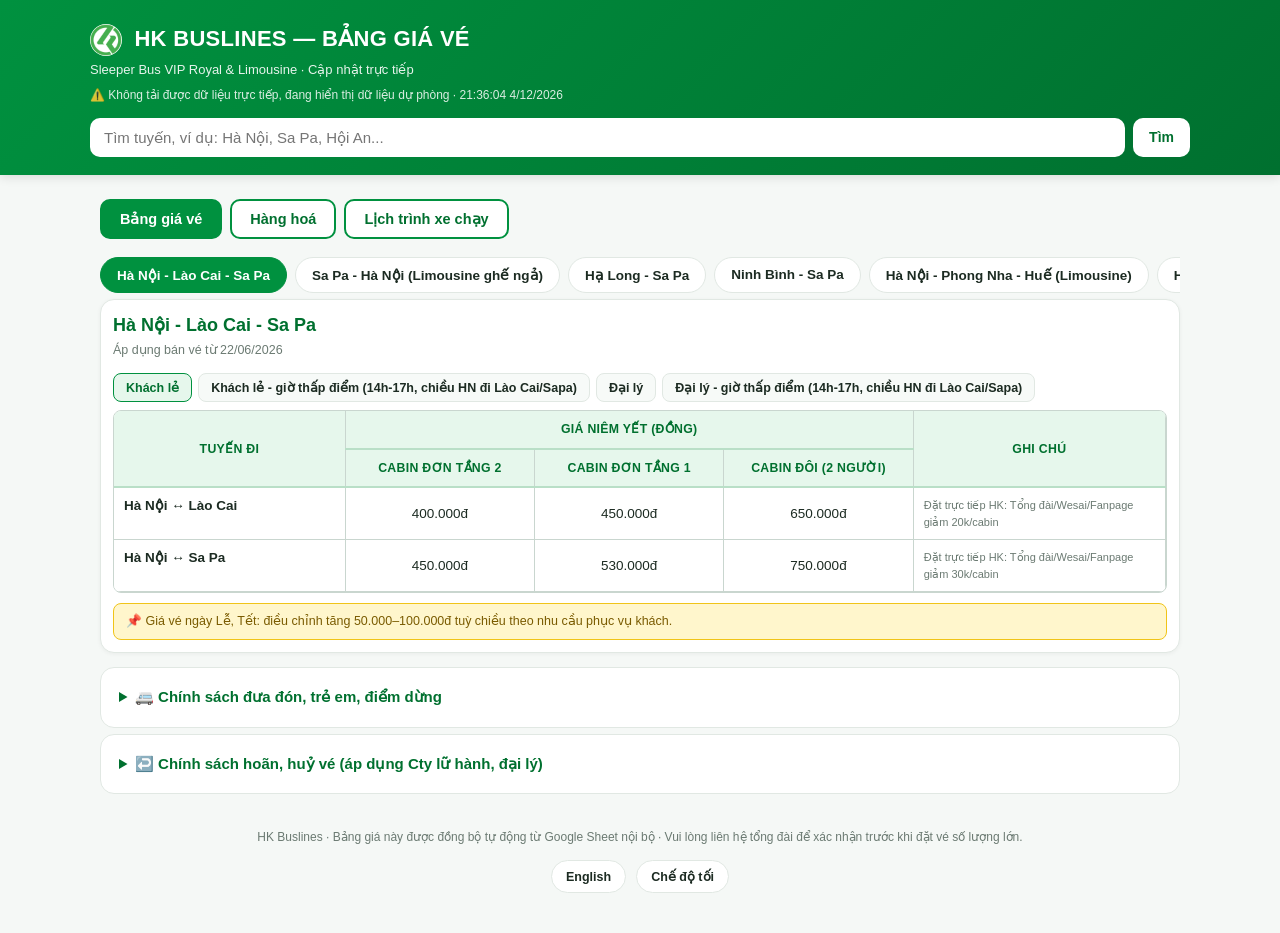
<file: Bang_Gia_HK.html>
<!DOCTYPE html>
<html lang="vi">
<head>
<meta charset="UTF-8">
<meta name="viewport" content="width=device-width, initial-scale=1.0">
<title>HK Buslines - Bảng giá vé</title>
<link rel="icon" type="image/png" href="[data-uri]">
<style>
  :root{
    --green:#00913f;
    --green-dark:#00702f;
    --green-light:#e6f7ec;
    --yellow:#fff6cc;
    --yellow-border:#f0c419;
    --yellow-text:#7a5b00;
    --text:#1c2b22;
    --muted:#6b7a72;
    --border:#e1e8e3;
    --table-border:#c9d6cf;
    --bg:#f5f8f6;
    --card:#ffffff;
    --surface:#ffffff;
    --surface-2:#f7faf8;
    --hover-bg:#eef7f1;
    --hover-bg-strong:#fafdfb;
    --empty-bg:#fbfbfb;
    color-scheme:light;
  }
  :root[data-theme="dark"]{
    --green:#218c50;
    --green-dark:#62bc89;
    --green-light:#172b20;
    --yellow:#3a2f14;
    --yellow-border:#8a6a1f;
    --yellow-text:#f0cf7a;
    --text:#e7ede9;
    --muted:#93a59b;
    --border:#2a332e;
    --table-border:#333f38;
    --bg:#101613;
    --card:#1a221e;
    --surface:#1a221e;
    --surface-2:#212b25;
    --hover-bg:#1e2c24;
    --hover-bg-strong:#202a24;
    --empty-bg:#1a221e;
    color-scheme:dark;
  }
  *{box-sizing:border-box;}
  body{
    margin:0; font-family:-apple-system,BlinkMacSystemFont,"Segoe UI",Roboto,Helvetica,Arial,sans-serif;
    background:var(--bg); color:var(--text); line-height:1.5;
  }
  header{
    background:linear-gradient(135deg,var(--green),var(--green-dark));
    color:#fff; padding:22px 16px 18px;
    position:sticky; top:0; z-index:50; box-shadow:0 2px 10px rgba(0,0,0,.12);
  }
  header .wrap{max-width:1100px; margin:0 auto;}
  header h1{margin:0 0 4px; font-size:22px; letter-spacing:.3px;}
  .hk-logo{height:32px; width:32px; border-radius:50%; vertical-align:middle; margin-right:6px; object-fit:cover; background:#fff;}
  header .sub{font-size:13px; opacity:.9;}
  #lastUpdated{font-size:12px; opacity:.85; margin-top:6px;}
  .search-box{
    margin-top:14px; display:flex; gap:8px;
  }
  .search-box input{
    flex:1; padding:11px 14px; border-radius:10px; border:none; font-size:15px;
    outline:none;
  }
  .search-box button{
    background:#fff; color:var(--green-dark); border:none; border-radius:10px;
    padding:0 16px; font-weight:600; cursor:pointer; font-size:14px;
  }
  main{max-width:1100px; margin:0 auto; padding:10px;}
  nav.region-tabs{
    display:flex; gap:8px; overflow-x:auto; padding:14px 0 6px; -webkit-overflow-scrolling:touch;
  }
  nav.region-tabs::-webkit-scrollbar{height:5px;}
  nav.region-tabs::-webkit-scrollbar-thumb{background:#c8d6cd;border-radius:5px;}
  .tab-btn{
    white-space:nowrap; padding:9px 16px; border-radius:999px; border:1.5px solid var(--border);
    background:var(--surface); color:var(--text); font-size:13.5px; font-weight:600; cursor:pointer;
    transition:.15s;
  }
  .tab-btn:hover{border-color:var(--green);}
  .tab-btn.active{background:var(--green); border-color:var(--green); color:#fff;}
  .tab-btn.charter-tab.active{background:#c9770a; border-color:#c9770a;}

  .card{background:var(--card); border-radius:14px; padding:12px; margin-bottom:14px; box-shadow:0 1px 4px rgba(0,0,0,.05); border:1px solid var(--border);}
  .region-title{font-size:18px; font-weight:700; color:var(--green-dark); margin:0 0 2px;}
  .region-effective{font-size:12.5px; color:var(--muted); margin-bottom:14px;}

  .subtabs{display:flex; flex-wrap:wrap; gap:6px; margin-bottom:6px;}
  .subtab-btn{
    padding:6px 12px; border-radius:8px; border:1px solid var(--border); background:var(--surface-2);
    font-size:12.5px; cursor:pointer; font-weight:600; color:var(--text);
  }
  .subtab-btn.active{background:var(--green-light); border-color:var(--green); color:var(--green-dark);}

  .daytype-toggle{display:flex; flex-wrap:wrap; gap:6px; margin:10px 0;}
  .daytype-btn{
    padding:5px 12px; border-radius:999px; border:1px solid var(--yellow-border); background:var(--surface);
    font-size:12px; cursor:pointer; color:var(--yellow-text); font-weight:600;
  }
  .daytype-btn.active{background:var(--yellow);}

  .table-scroll{overflow:auto; margin-top:8px; -webkit-overflow-scrolling:touch; border:1px solid var(--table-border); border-radius:8px;}
  table{width:100%; border-collapse:collapse; font-size:13.5px; min-width:520px;}
  table.fixed-cols{table-layout:fixed;}
  th, td{padding:9px 10px; border-bottom:1px solid var(--table-border); border-right:1px solid var(--table-border); text-align:center; vertical-align:top;}
  td.route-cell, td.note{text-align:left;}
  th{background:var(--green-light); color:var(--green-dark); font-size:12.3px; text-transform:uppercase; letter-spacing:.3px; position:sticky; top:0; border-bottom:2px solid #b9dfc7; vertical-align:middle;}
  tr.hgroup-hover td{background:var(--hover-bg) !important;}
  td.route-cell{font-weight:700; max-width:220px; line-height:1.3;}
  td.price{white-space:nowrap; font-variant-numeric:tabular-nums; vertical-align:middle;}
  td.price .old{color:var(--muted); text-decoration:line-through; font-size:12.5px; display:block;}
  td.price .now{color:var(--green-dark); font-weight:700;}
  td.price.now{color:var(--green-dark); font-weight:700; background:var(--green-light);}
  td.note{color:var(--muted); font-size:11px; white-space:normal; min-width:140px; max-width:260px; word-wrap:break-word; vertical-align:middle;}

  /* Cột "Tuyến đi" đứng yên khi kéo ngang bảng trên mobile, để luôn biết đang xem tuyến nào.
     Dùng class riêng (.sticky-th) thay vì :first-child cho <th>, vì hàng tiêu đề phụ (Cabin đơn Tầng 2...)
     không có ô đầu tiên thực sự (do ô "Tuyến đi" dùng rowspan="2"), nên :first-child sẽ trỏ nhầm ô. */
  .table-scroll table th.sticky-th,
  .table-scroll table td:first-child{
    position:sticky; left:0; z-index:3;
  }
  .table-scroll table th.sticky-th{ z-index:4; background:var(--green-light); }
  .table-scroll table td.route-cell{ background:var(--surface); box-shadow:2px 0 5px -2px rgba(0,0,0,.12); }
  .table-scroll table tr.hgroup-hover td.route-cell{ background:var(--hover-bg-strong); }
  .empty-note{padding:14px; color:var(--muted); font-size:13px; background:var(--empty-bg); border-radius:8px;}

  .holiday-note{
    background:var(--yellow); border:1px solid var(--yellow-border); border-radius:8px;
    padding:8px 12px; font-size:12.5px; color:var(--yellow-text); margin-top:10px;
  }

  .charter-table td.price{font-weight:700; color:#c9770a;}

  details.policy{margin-top:6px; background:var(--card); border-radius:14px; border:1px solid var(--border); padding:6px 18px;}
  details.policy summary{cursor:pointer; font-weight:700; padding:12px 0; color:var(--green-dark); font-size:15px;}
  details.policy .content{padding-bottom:16px; font-size:13.5px; color:var(--text);}
  details.policy .content h4{margin:14px 0 6px; font-size:13.5px; color:var(--green-dark);}
  details.policy .content ul{margin:4px 0; padding-left:20px;}
  details.policy .content li{margin-bottom:4px;}

  footer{text-align:center; padding:24px 16px 40px; font-size:12px; color:var(--muted);}
  .footer-controls{display:flex; justify-content:center; gap:10px; margin-top:14px; flex-wrap:wrap;}
  .footer-btn{
    padding:8px 14px; border-radius:999px; border:1.5px solid var(--border); background:var(--card);
    color:var(--text); font-size:12.5px; font-weight:600; cursor:pointer; transition:.15s;
    display:inline-flex; align-items:center; gap:6px;
  }
  .footer-btn:hover{border-color:var(--green);}

  .hidden{display:none !important;}

  .search-results-banner{
    background:var(--green-light); border:1px solid var(--green); border-radius:10px;
    padding:10px 14px; margin-bottom:14px; font-size:13px; color:var(--green-dark); display:flex; justify-content:space-between; align-items:center;
  }
  .search-results-banner button{background:none;border:none;color:var(--green-dark);font-weight:700;cursor:pointer;font-size:13px;}

  @media (max-width:640px){
    header h1{font-size:18px;}
    table{font-size:12.5px;}
    th, td{padding:7px 6px;}
    .card{padding:12px;}
    td.route-cell, td.price{font-size:13.5px;}
    td.route-cell{max-width:150px;}
    td.note{font-size:10.5px;}
  }

  /* ===== Page-mode switcher (Bảng giá / Hàng hoá / Lịch trình xe) ===== */
  .page-mode-tabs{display:flex; gap:8px; flex-wrap:wrap; margin:14px 0 4px;}
  .page-mode-btn{
    padding:10px 18px; border-radius:10px; border:2px solid var(--green); background:var(--surface);
    color:var(--green-dark); font-size:14.5px; font-weight:700; cursor:pointer; transition:.15s;
  }
  .page-mode-btn:hover{background:var(--green-light);}
  .page-mode-btn.active{background:var(--green); border-color:var(--green); color:#fff;}

  /* ===== Lịch trình xe (schedule timeline) ===== */
  .sched-timeline{position:relative; margin-left:6px; margin-top:12px;}
  .sched-stop{position:relative; padding:0 0 22px 30px;}
  .sched-stop::before{content:""; position:absolute; left:8px; top:13px; bottom:-13px; width:2px; background:var(--table-border);}
  .sched-stop:last-child{padding-bottom:0;}
  .sched-stop:last-child::before{display:none;}
  .sched-stop .sched-dot{
    position:absolute; left:2px; top:6px; width:14px; height:14px; border-radius:50%;
    background:var(--green); border:3px solid var(--card); box-shadow:0 0 0 2px var(--green); z-index:1;
  }
  .sched-stop:first-child .sched-dot{background:#c9770a; box-shadow:0 0 0 2px #c9770a;}
  .sched-stop:last-child .sched-dot{background:var(--green-dark); box-shadow:0 0 0 2px var(--green-dark);}
  .sched-stop .sched-time-row{display:flex; align-items:baseline; gap:8px; flex-wrap:wrap;}
  .sched-stop .sched-time{font-size:17px; font-weight:800; color:var(--green-dark); font-variant-numeric:tabular-nums;}
  .sched-stop .sched-daybadge{font-size:10.5px; font-weight:700; color:#fff; background:#c9770a; border-radius:5px; padding:1px 6px;}
  .sched-stop .sched-place{font-size:14.5px; font-weight:600; margin-top:2px;}
  .sched-stop .sched-duration{font-size:12px; color:var(--muted); margin-top:6px;}
  .sched-dep-label{font-size:12.5px; color:var(--muted); margin:12px 0 8px; font-weight:600; text-transform:uppercase; letter-spacing:.3px;}

  /* ===== Hàng hoá (cargo pricing) ===== */
  .cargo-table{width:100%; border-collapse:collapse; font-size:12.5px; min-width:640px;}
  .cargo-table td{padding:7px 9px; border:1px solid var(--table-border); text-align:center; vertical-align:middle;}
  .cargo-table tr.cargo-head td{background:var(--green-light); font-weight:700; color:var(--green-dark); font-size:12px; text-transform:uppercase; letter-spacing:.2px;}
  .cargo-table td.cargo-name{text-align:left; font-weight:600;}
  .cargo-table td.cargo-desc{text-align:left;}
  .cargo-note{font-size:12.5px; color:var(--muted); margin-bottom:10px; line-height:1.5;}

</style>
</head>
<body>

<header>
  <div class="wrap">
    <h1><img src="[data-uri]" alt="HK Buslines" class="hk-logo"> <span id="headerTitle">HK BUSLINES — BẢNG GIÁ VÉ</span></h1>
    <div class="sub" id="headerSub">Sleeper Bus VIP Royal &amp; Limousine · Cập nhật trực tiếp</div>
    <div id="lastUpdated">Đang tải dữ liệu giá...</div>
    <div class="search-box">
      <input id="searchInput" type="text" placeholder="Tìm tuyến, ví dụ: Hà Nội, Sa Pa, Hội An...">
      <button id="searchBtn">Tìm</button>
    </div>
  </div>
</header>

<main>
  <nav class="page-mode-tabs" id="pageModeTabs"><button class="page-mode-btn active" data-mode="gia">Bảng giá vé</button><button class="page-mode-btn" data-mode="hanghoa">Hàng hoá</button><button class="page-mode-btn" data-mode="lichtrinh">Lịch trình xe chạy</button></nav>
  <div id="modeBangGia">
  <div id="searchBanner" class="search-results-banner hidden">
    <span id="searchBannerText"></span>
    <button id="clearSearch">Xoá tìm kiếm ✕</button>
  </div>

  <nav class="region-tabs" id="regionTabs"></nav>

  <div id="regionContent"></div>

  <details class="policy" id="policy1">
    <summary>🚐 Chính sách đưa đón, trẻ em, điểm dừng</summary>
    <div class="content">
      <h4>Xe trung chuyển miễn phí</h4>
      <ul>
        <li><b>Hà Nội:</b> đón/trả tại các quận trung tâm (Hoàn Kiếm, Ba Đình, Đống Đa, Hai Bà Trưng, Tây Hồ, Hoàng Mai, Cầu Giấy...). Từ 3 khách trở lên ở quận/huyện khác sẽ được hỗ trợ đón tận nơi, tổng đài chốt điểm đón cụ thể.</li>
        <li><b>Hạ Long:</b> đón/trả tận nơi tại trung tâm TP. Hạ Long.</li>
        <li><b>Thị xã Sa Pa:</b> đón/trả tận trung tâm; ngoài bán kính 5km hỗ trợ từ 3 khách trở lên.</li>
        <li><b>TP. Ninh Bình, Tam Cốc, Tràng An:</b> đón/trả tận nơi, điểm gần nhất theo yêu cầu.</li>
        <li><b>Cửa khẩu Lào Cai:</b> xe to đón/trả tận nơi tại cửa khẩu.</li>
        <li><b>TP. Huế, Đà Nẵng, Nha Trang:</b> đón/trả miễn phí trong bán kính 10km quanh văn phòng; ngoài 10km hỗ trợ đón tận nơi từ 3 khách trở lên.</li>
        <li>Khách đặt vé đón tại sân bay: xe vào đón tận nơi, không thu thêm phí.</li>
      </ul>
      <h4>Chính sách trẻ em</h4>
      <ul>
        <li>Trẻ em dưới 6 tuổi: đi cùng Cabin đơn với bố/mẹ, không mất thêm cước.</li>
        <li>Trẻ em từ 6 tuổi trở lên: tính giá như người lớn.</li>
      </ul>
      <h4>Khác</h4>
      <ul>
        <li>Xe đời mới đăng ký 2024-2025. Xe VIP Royal 24 Cabin: bán Cabin đôi cho cả tầng 1 và tầng 2.</li>
        <li>Chuyến đêm từ 21h00 khi đến Sa Pa: khách được ngủ trên xe đến 6h00 sáng hôm sau.</li>
        <li>Điểm dừng nghỉ ăn uống: chiều Hà Nội đi (Nhà hàng Thanh Xuân - TP. Ninh Bình); chiều Hội An về (Nhà hàng Trình Loan - Lăng Cô, Huế).</li>
        <li>Giá vé ngày Lễ, Tết (các tuyến không có bảng giá lễ riêng): điều chỉnh tăng 50.000-100.000đ tuỳ chiều theo nhu cầu phục vụ khách.</li>
      </ul>
    </div>
  </details>

  <details class="policy" id="policy2">
    <summary>↩️ Chính sách hoãn, huỷ vé (áp dụng Cty lữ hành, đại lý)</summary>
    <div class="content">
      <p><b>Lưu ý:</b> Quý khách muốn đổi vé/chuyển ngày vui lòng liên hệ trực tiếp tổng đài hoặc nhà xe để được hỗ trợ. Mỗi vé chỉ được đổi <b>1 lần</b> và sau khi đã đổi thì <b>không được huỷ vé</b>.</p>
      <h4>Ngày thường</h4>
      <ul>
        <li>Trước 24h xe chạy: huỷ, hoàn tiền 100%.</li>
        <li>Trước 12h xe chạy: đổi chuyến (nếu còn)/chuyển ngày miễn phí; huỷ mất 30%.</li>
        <li>Trước 6h xe chạy: đổi chuyến/chuyển ngày miễn phí; huỷ mất 50%.</li>
        <li>Dưới 6h đến giờ xe chạy: không đổi/chuyển được; huỷ mất 100%.</li>
        <li>Khách đoàn từ 5 Cabin trở lên: huỷ trước 24h mất phí 50% hoặc tiền đặt cọc.</li>
      </ul>
      <h4>Ngày Lễ, Tết</h4>
      <ul>
        <li>Trước 5 ngày xe chạy: huỷ, hoàn tiền 100%.</li>
        <li>Trước 2 ngày xe chạy: đổi chuyến/chuyển ngày miễn phí; huỷ mất 30%.</li>
        <li>Trước 24h xe chạy: đổi chuyến/chuyển ngày miễn phí; huỷ mất 50%.</li>
        <li>Dưới 24h đến giờ xe chạy: không đổi/chuyển được; huỷ mất 100%.</li>
        <li>Khách đoàn từ 5 Cabin trở lên: huỷ trước 24h mất phí 50% hoặc tiền đặt cọc.</li>
      </ul>
    </div>
  </details>
  </div>
  <div id="modeHangHoa" style="display:none">
<div class="card">
  <div class="region-title">Bảng giá gửi hàng hoá</div>
  <div class="cargo-note">**Chú ý các hàng hóa không nằm trong bảng này: Lưu ý: Tạm thời chưa nhận tiền, vàng bạc, đá quý. 1. Hàng nặng được tính trọng lượng. 2. Hàng cồng kềnh thì được tính theo thể tích. 3. Khách gửi nhiều thì thông báo để phòng hàng sẽ liên hệ với khách để làm việc trực tiếp.</div>
  <nav class="region-tabs" id="cargoTabs"></nav>
  <div id="cargoContent"></div>
</div>
</div>
  <div id="modeLichTrinh" style="display:none">
<div class="card">
  <nav class="region-tabs" id="scheduleTabs"></nav>
  <div id="scheduleContent"></div>
</div>
</div>
</main>

<footer>
  <div id="footerText">HK Buslines · Bảng giá này được đồng bộ tự động từ Google Sheet nội bộ · Vui lòng liên hệ tổng đài để xác nhận trước khi đặt vé số lượng lớn.</div>
  <div class="footer-controls">
    <button id="langToggle" class="footer-btn" type="button"><span id="langToggleLabel">English</span></button>
    <button id="themeToggle" class="footer-btn" type="button"><span id="themeToggleLabel">Chế độ tối</span></button>
  </div>
</footer>

<script>
/* =====================================================================
   CONFIG — DÁN LINK CSV ĐÃ PUBLISH TỪ GOOGLE SHEETS VÀO ĐÂY
   Hướng dẫn lấy link: mở Google Sheet > File > Share > Publish to web >
   chọn sheet "Gia_Ve" (hoặc "Thue_Xe") > định dạng "Comma-separated values (.csv)" > Publish > Copy link.
   Nếu để trống, trang sẽ dùng dữ liệu mặc định đóng gói sẵn bên dưới (FALLBACK_DATA).
===================================================================== */
const CONFIG = {
  GIA_VE_CSV_URL: "https://docs.google.com/spreadsheets/d/e/2PACX-1vRyzAcGC_iXcEefWBjPty-GEW3oUpHsC6oRfXSat3PPxNxP-QMQZACsEhKjphkUCw/pub?gid=731419667&single=true&output=csv",
  THUE_XE_CSV_URL: "https://docs.google.com/spreadsheets/d/e/2PACX-1vRyzAcGC_iXcEefWBjPty-GEW3oUpHsC6oRfXSat3PPxNxP-QMQZACsEhKjphkUCw/pub?gid=1478439373&single=true&output=csv",
};

/* Dữ liệu mặc định (chụp từ file Excel gốc ngày 08/07/2026) — dùng khi CONFIG chưa được điền hoặc khi fetch lỗi */
const FALLBACK_DATA = {"gia_ve": [{"khu_vuc": "Hà Nội - Lào Cai - Sa Pa", "nhom_gia": "Khách lẻ", "loai_ngay": "Ngày thường, cuối tuần", "tuyen": "Hà Nội <-> Lào Cai", "loai_cho": "Cabin đơn Tầng 2", "gia_niem_yet": 400000, "gia_thuc": 400000, "ghi_chu": "Đặt trực tiếp HK: Tổng đài/Wesai/Fanpage giảm 20k/cabin"}, {"khu_vuc": "Hà Nội - Lào Cai - Sa Pa", "nhom_gia": "Khách lẻ", "loai_ngay": "Ngày thường, cuối tuần", "tuyen": "Hà Nội <-> Lào Cai", "loai_cho": "Cabin đơn Tầng 1", "gia_niem_yet": 450000, "gia_thuc": 450000, "ghi_chu": ""}, {"khu_vuc": "Hà Nội - Lào Cai - Sa Pa", "nhom_gia": "Khách lẻ", "loai_ngay": "Ngày thường, cuối tuần", "tuyen": "Hà Nội <-> Lào Cai", "loai_cho": "Cabin đôi (2 người)", "gia_niem_yet": 650000, "gia_thuc": 650000, "ghi_chu": ""}, {"khu_vuc": "Hà Nội - Lào Cai - Sa Pa", "nhom_gia": "Khách lẻ", "loai_ngay": "Ngày thường, cuối tuần", "tuyen": "Hà Nội <-> Sa Pa", "loai_cho": "Cabin đơn Tầng 2", "gia_niem_yet": 450000, "gia_thuc": 450000, "ghi_chu": "Đặt trực tiếp HK: Tổng đài/Wesai/Fanpage giảm 30k/cabin"}, {"khu_vuc": "Hà Nội - Lào Cai - Sa Pa", "nhom_gia": "Khách lẻ", "loai_ngay": "Ngày thường, cuối tuần", "tuyen": "Hà Nội <-> Sa Pa", "loai_cho": "Cabin đơn Tầng 1", "gia_niem_yet": 530000, "gia_thuc": 530000, "ghi_chu": ""}, {"khu_vuc": "Hà Nội - Lào Cai - Sa Pa", "nhom_gia": "Khách lẻ", "loai_ngay": "Ngày thường, cuối tuần", "tuyen": "Hà Nội <-> Sa Pa", "loai_cho": "Cabin đôi (2 người)", "gia_niem_yet": 750000, "gia_thuc": 750000, "ghi_chu": ""}, {"khu_vuc": "Hà Nội - Lào Cai - Sa Pa", "nhom_gia": "Khách lẻ - giờ thấp điểm (14h-17h, chiều HN đi Lào Cai/Sapa)", "loai_ngay": "Ngày thường, cuối tuần", "tuyen": "Hà Nội <-> Lào Cai", "loai_cho": "Cabin đơn Tầng 2", "gia_niem_yet": 400000, "gia_thuc": 400000, "ghi_chu": "Cabin đơn, đôi giảm 50k/cabin"}, {"khu_vuc": "Hà Nội - Lào Cai - Sa Pa", "nhom_gia": "Khách lẻ - giờ thấp điểm (14h-17h, chiều HN đi Lào Cai/Sapa)", "loai_ngay": "Ngày thường, cuối tuần", "tuyen": "Hà Nội <-> Lào Cai", "loai_cho": "Cabin đơn Tầng 1", "gia_niem_yet": 450000, "gia_thuc": 450000, "ghi_chu": ""}, {"khu_vuc": "Hà Nội - Lào Cai - Sa Pa", "nhom_gia": "Khách lẻ - giờ thấp điểm (14h-17h, chiều HN đi Lào Cai/Sapa)", "loai_ngay": "Ngày thường, cuối tuần", "tuyen": "Hà Nội <-> Lào Cai", "loai_cho": "Cabin đôi (2 người)", "gia_niem_yet": 650000, "gia_thuc": 650000, "ghi_chu": ""}, {"khu_vuc": "Hà Nội - Lào Cai - Sa Pa", "nhom_gia": "Khách lẻ - giờ thấp điểm (14h-17h, chiều HN đi Lào Cai/Sapa)", "loai_ngay": "Ngày thường, cuối tuần", "tuyen": "Hà Nội <-> Sa Pa", "loai_cho": "Cabin đơn Tầng 2", "gia_niem_yet": 450000, "gia_thuc": 450000, "ghi_chu": "Giảm 70k/cabin"}, {"khu_vuc": "Hà Nội - Lào Cai - Sa Pa", "nhom_gia": "Khách lẻ - giờ thấp điểm (14h-17h, chiều HN đi Lào Cai/Sapa)", "loai_ngay": "Ngày thường, cuối tuần", "tuyen": "Hà Nội <-> Sa Pa", "loai_cho": "Cabin đơn Tầng 1", "gia_niem_yet": 530000, "gia_thuc": 530000, "ghi_chu": ""}, {"khu_vuc": "Hà Nội - Lào Cai - Sa Pa", "nhom_gia": "Khách lẻ - giờ thấp điểm (14h-17h, chiều HN đi Lào Cai/Sapa)", "loai_ngay": "Ngày thường, cuối tuần", "tuyen": "Hà Nội <-> Sa Pa", "loai_cho": "Cabin đôi (2 người)", "gia_niem_yet": 750000, "gia_thuc": 750000, "ghi_chu": ""}, {"khu_vuc": "Hà Nội - Lào Cai - Sa Pa", "nhom_gia": "Đại lý", "loai_ngay": "Ngày thường, cuối tuần", "tuyen": "Hà Nội <-> Sa Pa", "loai_cho": "Cabin đơn Tầng 1", "gia_niem_yet": 530000, "gia_thuc": 400000, "ghi_chu": ""}, {"khu_vuc": "Hà Nội - Lào Cai - Sa Pa", "nhom_gia": "Đại lý", "loai_ngay": "Ngày thường, cuối tuần", "tuyen": "Hà Nội <-> Sa Pa", "loai_cho": "Cabin đơn Tầng 2", "gia_niem_yet": 450000, "gia_thuc": 330000, "ghi_chu": ""}, {"khu_vuc": "Hà Nội - Lào Cai - Sa Pa", "nhom_gia": "Đại lý", "loai_ngay": "Ngày thường, cuối tuần", "tuyen": "Hà Nội <-> Sa Pa", "loai_cho": "Cabin đôi (2 người)", "gia_niem_yet": 750000, "gia_thuc": 580000, "ghi_chu": ""}, {"khu_vuc": "Hà Nội - Lào Cai - Sa Pa", "nhom_gia": "Đại lý", "loai_ngay": "Ngày thường, cuối tuần", "tuyen": "Hà Nội <-> Lào Cai", "loai_cho": "Cabin đơn Tầng 1", "gia_niem_yet": 450000, "gia_thuc": 380000, "ghi_chu": ""}, {"khu_vuc": "Hà Nội - Lào Cai - Sa Pa", "nhom_gia": "Đại lý", "loai_ngay": "Ngày thường, cuối tuần", "tuyen": "Hà Nội <-> Lào Cai", "loai_cho": "Cabin đơn Tầng 2", "gia_niem_yet": 400000, "gia_thuc": 310000, "ghi_chu": ""}, {"khu_vuc": "Hà Nội - Lào Cai - Sa Pa", "nhom_gia": "Đại lý", "loai_ngay": "Ngày thường, cuối tuần", "tuyen": "Hà Nội <-> Lào Cai", "loai_cho": "Cabin đôi (2 người)", "gia_niem_yet": 650000, "gia_thuc": 550000, "ghi_chu": ""}, {"khu_vuc": "Hà Nội - Lào Cai - Sa Pa", "nhom_gia": "Đại lý", "loai_ngay": "Ngày thường, cuối tuần", "tuyen": "Ninh Bình <-> Sa Pa", "loai_cho": "Cabin đơn Tầng 1", "gia_niem_yet": 630000, "gia_thuc": 530000, "ghi_chu": ""}, {"khu_vuc": "Hà Nội - Lào Cai - Sa Pa", "nhom_gia": "Đại lý", "loai_ngay": "Ngày thường, cuối tuần", "tuyen": "Ninh Bình <-> Sa Pa", "loai_cho": "Cabin đơn Tầng 2", "gia_niem_yet": 580000, "gia_thuc": 480000, "ghi_chu": ""}, {"khu_vuc": "Hà Nội - Lào Cai - Sa Pa", "nhom_gia": "Đại lý", "loai_ngay": "Ngày thường, cuối tuần", "tuyen": "Ninh Bình <-> Sa Pa", "loai_cho": "Cabin đôi (2 người)", "gia_niem_yet": 850000, "gia_thuc": 680000, "ghi_chu": ""}, {"khu_vuc": "Hà Nội - Lào Cai - Sa Pa", "nhom_gia": "Đại lý", "loai_ngay": "Ngày thường, cuối tuần", "tuyen": "Ninh Bình <-> Lào Cai", "loai_cho": "Cabin đơn Tầng 1", "gia_niem_yet": 600000, "gia_thuc": 500000, "ghi_chu": ""}, {"khu_vuc": "Hà Nội - Lào Cai - Sa Pa", "nhom_gia": "Đại lý", "loai_ngay": "Ngày thường, cuối tuần", "tuyen": "Ninh Bình <-> Lào Cai", "loai_cho": "Cabin đơn Tầng 2", "gia_niem_yet": 550000, "gia_thuc": 450000, "ghi_chu": ""}, {"khu_vuc": "Hà Nội - Lào Cai - Sa Pa", "nhom_gia": "Đại lý", "loai_ngay": "Ngày thường, cuối tuần", "tuyen": "Ninh Bình <-> Lào Cai", "loai_cho": "Cabin đôi (2 người)", "gia_niem_yet": 750000, "gia_thuc": 650000, "ghi_chu": ""}, {"khu_vuc": "Hà Nội - Lào Cai - Sa Pa", "nhom_gia": "Đại lý - giờ thấp điểm (14h-17h, chiều HN đi Lào Cai/Sapa)", "loai_ngay": "Ngày thường, cuối tuần", "tuyen": "Hà Nội <-> Sa Pa", "loai_cho": "Cabin đơn Tầng 1", "gia_niem_yet": 530000, "gia_thuc": 380000, "ghi_chu": ""}, {"khu_vuc": "Hà Nội - Lào Cai - Sa Pa", "nhom_gia": "Đại lý - giờ thấp điểm (14h-17h, chiều HN đi Lào Cai/Sapa)", "loai_ngay": "Ngày thường, cuối tuần", "tuyen": "Hà Nội <-> Sa Pa", "loai_cho": "Cabin đơn Tầng 2", "gia_niem_yet": 450000, "gia_thuc": 300000, "ghi_chu": ""}, {"khu_vuc": "Hà Nội - Lào Cai - Sa Pa", "nhom_gia": "Đại lý - giờ thấp điểm (14h-17h, chiều HN đi Lào Cai/Sapa)", "loai_ngay": "Ngày thường, cuối tuần", "tuyen": "Hà Nội <-> Sa Pa", "loai_cho": "Cabin đôi (2 người)", "gia_niem_yet": 750000, "gia_thuc": 550000, "ghi_chu": ""}, {"khu_vuc": "Hà Nội - Lào Cai - Sa Pa", "nhom_gia": "Đại lý - giờ thấp điểm (14h-17h, chiều HN đi Lào Cai/Sapa)", "loai_ngay": "Ngày thường, cuối tuần", "tuyen": "Hà Nội <-> Lào Cai", "loai_cho": "Cabin đơn Tầng 1", "gia_niem_yet": 450000, "gia_thuc": 350000, "ghi_chu": ""}, {"khu_vuc": "Hà Nội - Lào Cai - Sa Pa", "nhom_gia": "Đại lý - giờ thấp điểm (14h-17h, chiều HN đi Lào Cai/Sapa)", "loai_ngay": "Ngày thường, cuối tuần", "tuyen": "Hà Nội <-> Lào Cai", "loai_cho": "Cabin đơn Tầng 2", "gia_niem_yet": 400000, "gia_thuc": 290000, "ghi_chu": ""}, {"khu_vuc": "Hà Nội - Lào Cai - Sa Pa", "nhom_gia": "Đại lý - giờ thấp điểm (14h-17h, chiều HN đi Lào Cai/Sapa)", "loai_ngay": "Ngày thường, cuối tuần", "tuyen": "Hà Nội <-> Lào Cai", "loai_cho": "Cabin đôi (2 người)", "gia_niem_yet": 650000, "gia_thuc": 530000, "ghi_chu": ""}, {"khu_vuc": "Hạ Long - Sa Pa", "nhom_gia": "Khách lẻ", "loai_ngay": "Ngày thường, cuối tuần", "tuyen": "Sa Pa đi - Hưng Yên, Hải Dương", "loai_cho": "Cabin đơn Tầng 2", "gia_niem_yet": 600000, "gia_thuc": 600000, "ghi_chu": "Cabin đơn, đôi giảm 50k/cabin"}, {"khu_vuc": "Hạ Long - Sa Pa", "nhom_gia": "Khách lẻ", "loai_ngay": "Ngày thường, cuối tuần", "tuyen": "Sa Pa đi - Hưng Yên, Hải Dương", "loai_cho": "Cabin đơn Tầng 1", "gia_niem_yet": 650000, "gia_thuc": 650000, "ghi_chu": ""}, {"khu_vuc": "Hạ Long - Sa Pa", "nhom_gia": "Khách lẻ", "loai_ngay": "Ngày thường, cuối tuần", "tuyen": "Sa Pa đi - Hưng Yên, Hải Dương", "loai_cho": "Cabin đôi (2 người)", "gia_niem_yet": 900000, "gia_thuc": 900000, "ghi_chu": ""}, {"khu_vuc": "Hạ Long - Sa Pa", "nhom_gia": "Khách lẻ", "loai_ngay": "Ngày thường, cuối tuần", "tuyen": "Sa Pa đi - Hải Phòng", "loai_cho": "Cabin đơn Tầng 2", "gia_niem_yet": 650000, "gia_thuc": 650000, "ghi_chu": "Vé 1 chiều: giảm 20.000đ/cabin đơn, giảm 30.000đ/cabin đôi. Vé khứ hồi: giảm 70.000đ/cabin đơn, giảm 100.000đ/cabin đôi"}, {"khu_vuc": "Hạ Long - Sa Pa", "nhom_gia": "Khách lẻ", "loai_ngay": "Ngày thường, cuối tuần", "tuyen": "Sa Pa đi - Hải Phòng", "loai_cho": "Cabin đơn Tầng 1", "gia_niem_yet": 700000, "gia_thuc": 700000, "ghi_chu": "Vé 1 chiều: giảm 20.000đ/cabin đơn, giảm 30.000đ/cabin đôi. Vé khứ hồi: giảm 70.000đ/cabin đơn, giảm 100.000đ/cabin đôi"}, {"khu_vuc": "Hạ Long - Sa Pa", "nhom_gia": "Khách lẻ", "loai_ngay": "Ngày thường, cuối tuần", "tuyen": "Sa Pa đi - Hải Phòng", "loai_cho": "Cabin đôi (2 người)", "gia_niem_yet": 950000, "gia_thuc": 950000, "ghi_chu": "Vé 1 chiều: giảm 20.000đ/cabin đơn, giảm 30.000đ/cabin đôi. Vé khứ hồi: giảm 70.000đ/cabin đơn, giảm 100.000đ/cabin đôi"}, {"khu_vuc": "Hạ Long - Sa Pa", "nhom_gia": "Khách lẻ", "loai_ngay": "Ngày thường, cuối tuần", "tuyen": "Sa Pa đi - TP. Hạ Long", "loai_cho": "Cabin đơn Tầng 2", "gia_niem_yet": 650000, "gia_thuc": 650000, "ghi_chu": "Vé 1 chiều: giảm 20.000đ/cabin đơn, giảm 30.000đ/cabin đôi. Vé khứ hồi: giảm 70.000đ/cabin đơn, giảm 100.000đ/cabin đôi"}, {"khu_vuc": "Hạ Long - Sa Pa", "nhom_gia": "Khách lẻ", "loai_ngay": "Ngày thường, cuối tuần", "tuyen": "Sa Pa đi - TP. Hạ Long", "loai_cho": "Cabin đơn Tầng 1", "gia_niem_yet": 700000, "gia_thuc": 700000, "ghi_chu": "Vé 1 chiều: giảm 20.000đ/cabin đơn, giảm 30.000đ/cabin đôi. Vé khứ hồi: giảm 70.000đ/cabin đơn, giảm 100.000đ/cabin đôi"}, {"khu_vuc": "Hạ Long - Sa Pa", "nhom_gia": "Khách lẻ", "loai_ngay": "Ngày thường, cuối tuần", "tuyen": "Sa Pa đi - TP. Hạ Long", "loai_cho": "Cabin đôi (2 người)", "gia_niem_yet": 950000, "gia_thuc": 950000, "ghi_chu": "Vé 1 chiều: giảm 20.000đ/cabin đơn, giảm 30.000đ/cabin đôi. Vé khứ hồi: giảm 70.000đ/cabin đơn, giảm 100.000đ/cabin đôi"}, {"khu_vuc": "Hạ Long - Sa Pa", "nhom_gia": "Khách lẻ", "loai_ngay": "Ngày thường, cuối tuần", "tuyen": "Lào Cai đi - Hưng Yên, Hải Dương", "loai_cho": "Cabin đơn Tầng 2", "gia_niem_yet": 550000, "gia_thuc": 550000, "ghi_chu": "Cabin đơn, đôi giảm 50k/cabin"}, {"khu_vuc": "Hạ Long - Sa Pa", "nhom_gia": "Khách lẻ", "loai_ngay": "Ngày thường, cuối tuần", "tuyen": "Lào Cai đi - Hưng Yên, Hải Dương", "loai_cho": "Cabin đơn Tầng 1", "gia_niem_yet": 600000, "gia_thuc": 600000, "ghi_chu": ""}, {"khu_vuc": "Hạ Long - Sa Pa", "nhom_gia": "Khách lẻ", "loai_ngay": "Ngày thường, cuối tuần", "tuyen": "Lào Cai đi - Hưng Yên, Hải Dương", "loai_cho": "Cabin đôi (2 người)", "gia_niem_yet": 850000, "gia_thuc": 850000, "ghi_chu": ""}, {"khu_vuc": "Hạ Long - Sa Pa", "nhom_gia": "Khách lẻ", "loai_ngay": "Ngày thường, cuối tuần", "tuyen": "Lào Cai đi - Hải Phòng", "loai_cho": "Cabin đơn Tầng 2", "gia_niem_yet": 600000, "gia_thuc": 600000, "ghi_chu": "Vé 1 chiều: giảm 20.000đ/cabin đơn, giảm 30.000đ/cabin đôi. Vé khứ hồi: giảm 70.000đ/cabin đơn, giảm 100.000đ/cabin đôi"}, {"khu_vuc": "Hạ Long - Sa Pa", "nhom_gia": "Khách lẻ", "loai_ngay": "Ngày thường, cuối tuần", "tuyen": "Lào Cai đi - Hải Phòng", "loai_cho": "Cabin đơn Tầng 1", "gia_niem_yet": 650000, "gia_thuc": 650000, "ghi_chu": "Vé 1 chiều: giảm 20.000đ/cabin đơn, giảm 30.000đ/cabin đôi. Vé khứ hồi: giảm 70.000đ/cabin đơn, giảm 100.000đ/cabin đôi"}, {"khu_vuc": "Hạ Long - Sa Pa", "nhom_gia": "Khách lẻ", "loai_ngay": "Ngày thường, cuối tuần", "tuyen": "Lào Cai đi - Hải Phòng", "loai_cho": "Cabin đôi (2 người)", "gia_niem_yet": 900000, "gia_thuc": 900000, "ghi_chu": "Vé 1 chiều: giảm 20.000đ/cabin đơn, giảm 30.000đ/cabin đôi. Vé khứ hồi: giảm 70.000đ/cabin đơn, giảm 100.000đ/cabin đôi"}, {"khu_vuc": "Hạ Long - Sa Pa", "nhom_gia": "Khách lẻ", "loai_ngay": "Ngày thường, cuối tuần", "tuyen": "Lào Cai đi - TP. Hạ Long", "loai_cho": "Cabin đơn Tầng 2", "gia_niem_yet": 600000, "gia_thuc": 600000, "ghi_chu": "Vé 1 chiều: giảm 20.000đ/cabin đơn, giảm 30.000đ/cabin đôi. Vé khứ hồi: giảm 70.000đ/cabin đơn, giảm 100.000đ/cabin đôi"}, {"khu_vuc": "Hạ Long - Sa Pa", "nhom_gia": "Khách lẻ", "loai_ngay": "Ngày thường, cuối tuần", "tuyen": "Lào Cai đi - TP. Hạ Long", "loai_cho": "Cabin đơn Tầng 1", "gia_niem_yet": 650000, "gia_thuc": 650000, "ghi_chu": "Vé 1 chiều: giảm 20.000đ/cabin đơn, giảm 30.000đ/cabin đôi. Vé khứ hồi: giảm 70.000đ/cabin đơn, giảm 100.000đ/cabin đôi"}, {"khu_vuc": "Hạ Long - Sa Pa", "nhom_gia": "Khách lẻ", "loai_ngay": "Ngày thường, cuối tuần", "tuyen": "Lào Cai đi - TP. Hạ Long", "loai_cho": "Cabin đôi (2 người)", "gia_niem_yet": 900000, "gia_thuc": 900000, "ghi_chu": "Vé 1 chiều: giảm 20.000đ/cabin đơn, giảm 30.000đ/cabin đôi. Vé khứ hồi: giảm 70.000đ/cabin đơn, giảm 100.000đ/cabin đôi"}, {"khu_vuc": "Hạ Long - Sa Pa", "nhom_gia": "Khách lẻ", "loai_ngay": "Ngày thường, cuối tuần", "tuyen": "Yên Bái, Phú Thọ đi - Hưng Yên, Hải Dương", "loai_cho": "Cabin đơn Tầng 2", "gia_niem_yet": 500000, "gia_thuc": 500000, "ghi_chu": "Không giảm giá"}, {"khu_vuc": "Hạ Long - Sa Pa", "nhom_gia": "Khách lẻ", "loai_ngay": "Ngày thường, cuối tuần", "tuyen": "Yên Bái, Phú Thọ đi - Hưng Yên, Hải Dương", "loai_cho": "Cabin đơn Tầng 1", "gia_niem_yet": 550000, "gia_thuc": 550000, "ghi_chu": ""}, {"khu_vuc": "Hạ Long - Sa Pa", "nhom_gia": "Khách lẻ", "loai_ngay": "Ngày thường, cuối tuần", "tuyen": "Yên Bái, Phú Thọ đi - Hưng Yên, Hải Dương", "loai_cho": "Cabin đôi (2 người)", "gia_niem_yet": 850000, "gia_thuc": 850000, "ghi_chu": ""}, {"khu_vuc": "Hạ Long - Sa Pa", "nhom_gia": "Khách lẻ", "loai_ngay": "Ngày thường, cuối tuần", "tuyen": "Yên Bái, Phú Thọ đi - Hải Phòng", "loai_cho": "Cabin đơn Tầng 2", "gia_niem_yet": 500000, "gia_thuc": 500000, "ghi_chu": ""}, {"khu_vuc": "Hạ Long - Sa Pa", "nhom_gia": "Khách lẻ", "loai_ngay": "Ngày thường, cuối tuần", "tuyen": "Yên Bái, Phú Thọ đi - Hải Phòng", "loai_cho": "Cabin đơn Tầng 1", "gia_niem_yet": 550000, "gia_thuc": 550000, "ghi_chu": ""}, {"khu_vuc": "Hạ Long - Sa Pa", "nhom_gia": "Khách lẻ", "loai_ngay": "Ngày thường, cuối tuần", "tuyen": "Yên Bái, Phú Thọ đi - Hải Phòng", "loai_cho": "Cabin đôi (2 người)", "gia_niem_yet": 850000, "gia_thuc": 850000, "ghi_chu": ""}, {"khu_vuc": "Hạ Long - Sa Pa", "nhom_gia": "Khách lẻ", "loai_ngay": "Ngày thường, cuối tuần", "tuyen": "Yên Bái, Phú Thọ đi - TP. Hạ Long", "loai_cho": "Cabin đơn Tầng 2", "gia_niem_yet": 500000, "gia_thuc": 500000, "ghi_chu": ""}, {"khu_vuc": "Hạ Long - Sa Pa", "nhom_gia": "Khách lẻ", "loai_ngay": "Ngày thường, cuối tuần", "tuyen": "Yên Bái, Phú Thọ đi - TP. Hạ Long", "loai_cho": "Cabin đơn Tầng 1", "gia_niem_yet": 550000, "gia_thuc": 550000, "ghi_chu": ""}, {"khu_vuc": "Hạ Long - Sa Pa", "nhom_gia": "Khách lẻ", "loai_ngay": "Ngày thường, cuối tuần", "tuyen": "Yên Bái, Phú Thọ đi - TP. Hạ Long", "loai_cho": "Cabin đôi (2 người)", "gia_niem_yet": 850000, "gia_thuc": 850000, "ghi_chu": ""}, {"khu_vuc": "Hạ Long - Sa Pa", "nhom_gia": "Khách lẻ", "loai_ngay": "Ngày thường, cuối tuần", "tuyen": "Vĩnh Phúc đi - Hưng Yên, Hải Dương", "loai_cho": "Cabin đơn Tầng 2", "gia_niem_yet": 500000, "gia_thuc": 500000, "ghi_chu": "Không giảm giá"}, {"khu_vuc": "Hạ Long - Sa Pa", "nhom_gia": "Khách lẻ", "loai_ngay": "Ngày thường, cuối tuần", "tuyen": "Vĩnh Phúc đi - Hưng Yên, Hải Dương", "loai_cho": "Cabin đơn Tầng 1", "gia_niem_yet": 550000, "gia_thuc": 550000, "ghi_chu": ""}, {"khu_vuc": "Hạ Long - Sa Pa", "nhom_gia": "Khách lẻ", "loai_ngay": "Ngày thường, cuối tuần", "tuyen": "Vĩnh Phúc đi - Hưng Yên, Hải Dương", "loai_cho": "Cabin đôi (2 người)", "gia_niem_yet": 850000, "gia_thuc": 850000, "ghi_chu": ""}, {"khu_vuc": "Hạ Long - Sa Pa", "nhom_gia": "Khách lẻ", "loai_ngay": "Ngày thường, cuối tuần", "tuyen": "Vĩnh Phúc đi - Hải Phòng", "loai_cho": "Cabin đơn Tầng 2", "gia_niem_yet": 500000, "gia_thuc": 500000, "ghi_chu": ""}, {"khu_vuc": "Hạ Long - Sa Pa", "nhom_gia": "Khách lẻ", "loai_ngay": "Ngày thường, cuối tuần", "tuyen": "Vĩnh Phúc đi - Hải Phòng", "loai_cho": "Cabin đơn Tầng 1", "gia_niem_yet": 550000, "gia_thuc": 550000, "ghi_chu": ""}, {"khu_vuc": "Hạ Long - Sa Pa", "nhom_gia": "Khách lẻ", "loai_ngay": "Ngày thường, cuối tuần", "tuyen": "Vĩnh Phúc đi - Hải Phòng", "loai_cho": "Cabin đôi (2 người)", "gia_niem_yet": 850000, "gia_thuc": 850000, "ghi_chu": ""}, {"khu_vuc": "Hạ Long - Sa Pa", "nhom_gia": "Khách lẻ", "loai_ngay": "Ngày thường, cuối tuần", "tuyen": "Vĩnh Phúc đi - TP. Hạ Long", "loai_cho": "Cabin đơn Tầng 2", "gia_niem_yet": 500000, "gia_thuc": 500000, "ghi_chu": ""}, {"khu_vuc": "Hạ Long - Sa Pa", "nhom_gia": "Khách lẻ", "loai_ngay": "Ngày thường, cuối tuần", "tuyen": "Vĩnh Phúc đi - TP. Hạ Long", "loai_cho": "Cabin đơn Tầng 1", "gia_niem_yet": 550000, "gia_thuc": 550000, "ghi_chu": ""}, {"khu_vuc": "Hạ Long - Sa Pa", "nhom_gia": "Khách lẻ", "loai_ngay": "Ngày thường, cuối tuần", "tuyen": "Vĩnh Phúc đi - TP. Hạ Long", "loai_cho": "Cabin đôi (2 người)", "gia_niem_yet": 850000, "gia_thuc": 850000, "ghi_chu": ""}, {"khu_vuc": "Hạ Long - Sa Pa", "nhom_gia": "Khách lẻ", "loai_ngay": "Ngày thường, cuối tuần", "tuyen": "Hà Nội - Hạ Long", "loai_cho": "Cabin đơn Tầng 2", "gia_niem_yet": 250000, "gia_thuc": 250000, "ghi_chu": ""}, {"khu_vuc": "Hạ Long - Sa Pa", "nhom_gia": "Khách lẻ", "loai_ngay": "Ngày thường, cuối tuần", "tuyen": "Hà Nội - Hạ Long", "loai_cho": "Cabin đơn Tầng 1", "gia_niem_yet": 250000, "gia_thuc": 250000, "ghi_chu": ""}, {"khu_vuc": "Hạ Long - Sa Pa", "nhom_gia": "Khách lẻ", "loai_ngay": "Ngày thường, cuối tuần", "tuyen": "Hà Nội - Hạ Long", "loai_cho": "Cabin đôi (2 người)", "gia_niem_yet": 450000, "gia_thuc": 450000, "ghi_chu": ""}, {"khu_vuc": "Ninh Bình - Sa Pa", "nhom_gia": "Khách lẻ", "loai_ngay": "Ngày thường, cuối tuần", "tuyen": "TX. Sa Pa đi - TP. Phủ Lý (Ninh Bình)", "loai_cho": "Cabin đơn Tầng 2", "gia_niem_yet": 600000, "gia_thuc": 600000, "ghi_chu": "Cabin đơn, đôi giảm 50k/cabin"}, {"khu_vuc": "Ninh Bình - Sa Pa", "nhom_gia": "Khách lẻ", "loai_ngay": "Ngày thường, cuối tuần", "tuyen": "TX. Sa Pa đi - TP. Phủ Lý (Ninh Bình)", "loai_cho": "Cabin đơn Tầng 1", "gia_niem_yet": 650000, "gia_thuc": 650000, "ghi_chu": ""}, {"khu_vuc": "Ninh Bình - Sa Pa", "nhom_gia": "Khách lẻ", "loai_ngay": "Ngày thường, cuối tuần", "tuyen": "TX. Sa Pa đi - TP. Phủ Lý (Ninh Bình)", "loai_cho": "Cabin đôi (2 người)", "gia_niem_yet": 900000, "gia_thuc": 900000, "ghi_chu": ""}, {"khu_vuc": "Ninh Bình - Sa Pa", "nhom_gia": "Khách lẻ", "loai_ngay": "Ngày thường, cuối tuần", "tuyen": "TX. Sa Pa đi - TP. Hoa Lư (Ninh Bình)", "loai_cho": "Cabin đơn Tầng 2", "gia_niem_yet": 600000, "gia_thuc": 600000, "ghi_chu": ""}, {"khu_vuc": "Ninh Bình - Sa Pa", "nhom_gia": "Khách lẻ", "loai_ngay": "Ngày thường, cuối tuần", "tuyen": "TX. Sa Pa đi - TP. Hoa Lư (Ninh Bình)", "loai_cho": "Cabin đơn Tầng 1", "gia_niem_yet": 650000, "gia_thuc": 650000, "ghi_chu": ""}, {"khu_vuc": "Ninh Bình - Sa Pa", "nhom_gia": "Khách lẻ", "loai_ngay": "Ngày thường, cuối tuần", "tuyen": "TX. Sa Pa đi - TP. Hoa Lư (Ninh Bình)", "loai_cho": "Cabin đôi (2 người)", "gia_niem_yet": 900000, "gia_thuc": 900000, "ghi_chu": ""}, {"khu_vuc": "Ninh Bình - Sa Pa", "nhom_gia": "Khách lẻ", "loai_ngay": "Ngày thường, cuối tuần", "tuyen": "TP. Lào Cai đi - TP. Phủ Lý (Ninh Bình)", "loai_cho": "Cabin đơn Tầng 2", "gia_niem_yet": 550000, "gia_thuc": 550000, "ghi_chu": "Cabin đơn, đôi giảm 50k/cabin"}, {"khu_vuc": "Ninh Bình - Sa Pa", "nhom_gia": "Khách lẻ", "loai_ngay": "Ngày thường, cuối tuần", "tuyen": "TP. Lào Cai đi - TP. Phủ Lý (Ninh Bình)", "loai_cho": "Cabin đơn Tầng 1", "gia_niem_yet": 600000, "gia_thuc": 600000, "ghi_chu": ""}, {"khu_vuc": "Ninh Bình - Sa Pa", "nhom_gia": "Khách lẻ", "loai_ngay": "Ngày thường, cuối tuần", "tuyen": "TP. Lào Cai đi - TP. Phủ Lý (Ninh Bình)", "loai_cho": "Cabin đôi (2 người)", "gia_niem_yet": 850000, "gia_thuc": 850000, "ghi_chu": ""}, {"khu_vuc": "Ninh Bình - Sa Pa", "nhom_gia": "Khách lẻ", "loai_ngay": "Ngày thường, cuối tuần", "tuyen": "TP. Lào Cai đi - TP. Hoa Lư (Ninh Bình)", "loai_cho": "Cabin đơn Tầng 2", "gia_niem_yet": 550000, "gia_thuc": 550000, "ghi_chu": ""}, {"khu_vuc": "Ninh Bình - Sa Pa", "nhom_gia": "Khách lẻ", "loai_ngay": "Ngày thường, cuối tuần", "tuyen": "TP. Lào Cai đi - TP. Hoa Lư (Ninh Bình)", "loai_cho": "Cabin đơn Tầng 1", "gia_niem_yet": 600000, "gia_thuc": 600000, "ghi_chu": ""}, {"khu_vuc": "Ninh Bình - Sa Pa", "nhom_gia": "Khách lẻ", "loai_ngay": "Ngày thường, cuối tuần", "tuyen": "TP. Lào Cai đi - TP. Hoa Lư (Ninh Bình)", "loai_cho": "Cabin đôi (2 người)", "gia_niem_yet": 850000, "gia_thuc": 850000, "ghi_chu": ""}, {"khu_vuc": "Ninh Bình - Sa Pa", "nhom_gia": "Khách lẻ", "loai_ngay": "Ngày thường, cuối tuần", "tuyen": "TP. Yên Bái đi - TP. Phủ Lý (Ninh Bình)", "loai_cho": "Cabin đơn Tầng 2", "gia_niem_yet": 500000, "gia_thuc": 500000, "ghi_chu": "Không giảm giá"}, {"khu_vuc": "Ninh Bình - Sa Pa", "nhom_gia": "Khách lẻ", "loai_ngay": "Ngày thường, cuối tuần", "tuyen": "TP. Yên Bái đi - TP. Phủ Lý (Ninh Bình)", "loai_cho": "Cabin đơn Tầng 1", "gia_niem_yet": 550000, "gia_thuc": 550000, "ghi_chu": ""}, {"khu_vuc": "Ninh Bình - Sa Pa", "nhom_gia": "Khách lẻ", "loai_ngay": "Ngày thường, cuối tuần", "tuyen": "TP. Yên Bái đi - TP. Phủ Lý (Ninh Bình)", "loai_cho": "Cabin đôi (2 người)", "gia_niem_yet": 800000, "gia_thuc": 800000, "ghi_chu": ""}, {"khu_vuc": "Ninh Bình - Sa Pa", "nhom_gia": "Khách lẻ", "loai_ngay": "Ngày thường, cuối tuần", "tuyen": "TP. Yên Bái đi - TP. Hoa Lư (Ninh Bình)", "loai_cho": "Cabin đơn Tầng 2", "gia_niem_yet": 500000, "gia_thuc": 500000, "ghi_chu": ""}, {"khu_vuc": "Ninh Bình - Sa Pa", "nhom_gia": "Khách lẻ", "loai_ngay": "Ngày thường, cuối tuần", "tuyen": "TP. Yên Bái đi - TP. Hoa Lư (Ninh Bình)", "loai_cho": "Cabin đơn Tầng 1", "gia_niem_yet": 550000, "gia_thuc": 550000, "ghi_chu": ""}, {"khu_vuc": "Ninh Bình - Sa Pa", "nhom_gia": "Khách lẻ", "loai_ngay": "Ngày thường, cuối tuần", "tuyen": "TP. Yên Bái đi - TP. Hoa Lư (Ninh Bình)", "loai_cho": "Cabin đôi (2 người)", "gia_niem_yet": 800000, "gia_thuc": 800000, "ghi_chu": ""}, {"khu_vuc": "Ninh Bình - Sa Pa", "nhom_gia": "Khách lẻ", "loai_ngay": "Ngày thường, cuối tuần", "tuyen": "Phú Thọ đi - TP. Phủ Lý (Ninh Bình)", "loai_cho": "Cabin đơn Tầng 2", "gia_niem_yet": 500000, "gia_thuc": 500000, "ghi_chu": "Không giảm giá"}, {"khu_vuc": "Ninh Bình - Sa Pa", "nhom_gia": "Khách lẻ", "loai_ngay": "Ngày thường, cuối tuần", "tuyen": "Phú Thọ đi - TP. Phủ Lý (Ninh Bình)", "loai_cho": "Cabin đơn Tầng 1", "gia_niem_yet": 550000, "gia_thuc": 550000, "ghi_chu": ""}, {"khu_vuc": "Ninh Bình - Sa Pa", "nhom_gia": "Khách lẻ", "loai_ngay": "Ngày thường, cuối tuần", "tuyen": "Phú Thọ đi - TP. Phủ Lý (Ninh Bình)", "loai_cho": "Cabin đôi (2 người)", "gia_niem_yet": 800000, "gia_thuc": 800000, "ghi_chu": ""}, {"khu_vuc": "Ninh Bình - Sa Pa", "nhom_gia": "Khách lẻ", "loai_ngay": "Ngày thường, cuối tuần", "tuyen": "Phú Thọ đi - TP. Hoa Lư (Ninh Bình)", "loai_cho": "Cabin đơn Tầng 2", "gia_niem_yet": 500000, "gia_thuc": 500000, "ghi_chu": ""}, {"khu_vuc": "Ninh Bình - Sa Pa", "nhom_gia": "Khách lẻ", "loai_ngay": "Ngày thường, cuối tuần", "tuyen": "Phú Thọ đi - TP. Hoa Lư (Ninh Bình)", "loai_cho": "Cabin đơn Tầng 1", "gia_niem_yet": 550000, "gia_thuc": 550000, "ghi_chu": ""}, {"khu_vuc": "Ninh Bình - Sa Pa", "nhom_gia": "Khách lẻ", "loai_ngay": "Ngày thường, cuối tuần", "tuyen": "Phú Thọ đi - TP. Hoa Lư (Ninh Bình)", "loai_cho": "Cabin đôi (2 người)", "gia_niem_yet": 800000, "gia_thuc": 800000, "ghi_chu": ""}, {"khu_vuc": "Hà Nội - Phong Nha - Huế (Limousine)", "nhom_gia": "Khách lẻ", "loai_ngay": "Ngày thường, cuối tuần", "tuyen": "Phố Cổ Hà Nội đi - Hà Tĩnh", "loai_cho": "Ghế VIP", "gia_niem_yet": 650000, "gia_thuc": 650000, "ghi_chu": "Giảm 50k/ghế"}, {"khu_vuc": "Hà Nội - Phong Nha - Huế (Limousine)", "nhom_gia": "Khách lẻ", "loai_ngay": "Ngày thường, cuối tuần", "tuyen": "Phố Cổ Hà Nội đi - Hà Tĩnh", "loai_cho": "Ghế tiêu chuẩn (hàng cuối)", "gia_niem_yet": 600000, "gia_thuc": 600000, "ghi_chu": ""}, {"khu_vuc": "Hà Nội - Phong Nha - Huế (Limousine)", "nhom_gia": "Khách lẻ", "loai_ngay": "Ngày thường, cuối tuần", "tuyen": "Phố Cổ Hà Nội đi - Phong Nha (Quảng Bình)", "loai_cho": "Ghế VIP", "gia_niem_yet": 750000, "gia_thuc": 750000, "ghi_chu": ""}, {"khu_vuc": "Hà Nội - Phong Nha - Huế (Limousine)", "nhom_gia": "Khách lẻ", "loai_ngay": "Ngày thường, cuối tuần", "tuyen": "Phố Cổ Hà Nội đi - Phong Nha (Quảng Bình)", "loai_cho": "Ghế tiêu chuẩn (hàng cuối)", "gia_niem_yet": 700000, "gia_thuc": 700000, "ghi_chu": ""}, {"khu_vuc": "Hà Nội - Phong Nha - Huế (Limousine)", "nhom_gia": "Khách lẻ", "loai_ngay": "Ngày thường, cuối tuần", "tuyen": "Phố Cổ Hà Nội đi - Quảng Trị (Cầu Quán Hàu - Huế)", "loai_cho": "Ghế VIP", "gia_niem_yet": 850000, "gia_thuc": 850000, "ghi_chu": ""}, {"khu_vuc": "Hà Nội - Phong Nha - Huế (Limousine)", "nhom_gia": "Khách lẻ", "loai_ngay": "Ngày thường, cuối tuần", "tuyen": "Phố Cổ Hà Nội đi - Quảng Trị (Cầu Quán Hàu - Huế)", "loai_cho": "Ghế tiêu chuẩn (hàng cuối)", "gia_niem_yet": 800000, "gia_thuc": 800000, "ghi_chu": ""}, {"khu_vuc": "Hà Nội - Phong Nha - Huế (Limousine)", "nhom_gia": "Khách lẻ", "loai_ngay": "Ngày thường, cuối tuần", "tuyen": "Phố Cổ Hà Nội đi - TP. Huế", "loai_cho": "Ghế VIP", "gia_niem_yet": 850000, "gia_thuc": 850000, "ghi_chu": ""}, {"khu_vuc": "Hà Nội - Phong Nha - Huế (Limousine)", "nhom_gia": "Khách lẻ", "loai_ngay": "Ngày thường, cuối tuần", "tuyen": "Phố Cổ Hà Nội đi - TP. Huế", "loai_cho": "Ghế tiêu chuẩn (hàng cuối)", "gia_niem_yet": 800000, "gia_thuc": 800000, "ghi_chu": ""}, {"khu_vuc": "Hà Nội - Phong Nha - Huế (Limousine)", "nhom_gia": "Khách lẻ", "loai_ngay": "Ngày thường, cuối tuần", "tuyen": "Ninh Bình đi - Hà Tĩnh", "loai_cho": "Ghế VIP", "gia_niem_yet": 600000, "gia_thuc": 600000, "ghi_chu": "Giảm 50k/ghế"}, {"khu_vuc": "Hà Nội - Phong Nha - Huế (Limousine)", "nhom_gia": "Khách lẻ", "loai_ngay": "Ngày thường, cuối tuần", "tuyen": "Ninh Bình đi - Hà Tĩnh", "loai_cho": "Ghế tiêu chuẩn (hàng cuối)", "gia_niem_yet": 550000, "gia_thuc": 550000, "ghi_chu": ""}, {"khu_vuc": "Hà Nội - Phong Nha - Huế (Limousine)", "nhom_gia": "Khách lẻ", "loai_ngay": "Ngày thường, cuối tuần", "tuyen": "Ninh Bình đi - Phong Nha, TP. Đồng Hới (Quảng Trị)", "loai_cho": "Ghế VIP", "gia_niem_yet": 650000, "gia_thuc": 650000, "ghi_chu": ""}, {"khu_vuc": "Hà Nội - Phong Nha - Huế (Limousine)", "nhom_gia": "Khách lẻ", "loai_ngay": "Ngày thường, cuối tuần", "tuyen": "Ninh Bình đi - Phong Nha, TP. Đồng Hới (Quảng Trị)", "loai_cho": "Ghế tiêu chuẩn (hàng cuối)", "gia_niem_yet": 600000, "gia_thuc": 600000, "ghi_chu": ""}, {"khu_vuc": "Hà Nội - Phong Nha - Huế (Limousine)", "nhom_gia": "Khách lẻ", "loai_ngay": "Ngày thường, cuối tuần", "tuyen": "Ninh Bình đi - TP. Huế, Quảng Trị", "loai_cho": "Ghế VIP", "gia_niem_yet": 750000, "gia_thuc": 750000, "ghi_chu": ""}, {"khu_vuc": "Hà Nội - Phong Nha - Huế (Limousine)", "nhom_gia": "Khách lẻ", "loai_ngay": "Ngày thường, cuối tuần", "tuyen": "Ninh Bình đi - TP. Huế, Quảng Trị", "loai_cho": "Ghế tiêu chuẩn (hàng cuối)", "gia_niem_yet": 700000, "gia_thuc": 700000, "ghi_chu": ""}, {"khu_vuc": "Hà Nội - Phong Nha - Huế (Limousine)", "nhom_gia": "Khách lẻ", "loai_ngay": "Ngày thường, cuối tuần", "tuyen": "Hà Tĩnh đi - TP. Huế", "loai_cho": "Ghế VIP", "gia_niem_yet": 500000, "gia_thuc": 500000, "ghi_chu": "Không giảm giá"}, {"khu_vuc": "Hà Nội - Phong Nha - Huế (Limousine)", "nhom_gia": "Khách lẻ", "loai_ngay": "Ngày thường, cuối tuần", "tuyen": "Hà Tĩnh đi - TP. Huế", "loai_cho": "Ghế tiêu chuẩn (hàng cuối)", "gia_niem_yet": 450000, "gia_thuc": 450000, "ghi_chu": ""}, {"khu_vuc": "Hà Nội - Phong Nha - Huế (Limousine)", "nhom_gia": "Khách lẻ", "loai_ngay": "Ngày thường, cuối tuần", "tuyen": "Phong Nha, Đồng Hới (Quảng Trị) đi - TP. Huế", "loai_cho": "Ghế VIP", "gia_niem_yet": 350000, "gia_thuc": 350000, "ghi_chu": "Không giảm giá"}, {"khu_vuc": "Hà Nội - Phong Nha - Huế (Limousine)", "nhom_gia": "Khách lẻ", "loai_ngay": "Ngày thường, cuối tuần", "tuyen": "Phong Nha, Đồng Hới (Quảng Trị) đi - TP. Huế", "loai_cho": "Ghế tiêu chuẩn (hàng cuối)", "gia_niem_yet": 350000, "gia_thuc": 350000, "ghi_chu": ""}, {"khu_vuc": "Hà Nội - Phong Nha - Huế (Limousine)", "nhom_gia": "Đại lý", "loai_ngay": "Ngày thường, cuối tuần", "tuyen": "Phố Cổ Hà Nội đi - Phong Nha (Quảng Bình)", "loai_cho": "Cabin đơn Tầng 1", "gia_niem_yet": 700000, "gia_thuc": 650000, "ghi_chu": ""}, {"khu_vuc": "Hà Nội - Phong Nha - Huế (Limousine)", "nhom_gia": "Đại lý", "loai_ngay": "Ngày thường, cuối tuần", "tuyen": "Phố Cổ Hà Nội đi - TP. Huế", "loai_cho": "Cabin đơn Tầng 1", "gia_niem_yet": 700000, "gia_thuc": 650000, "ghi_chu": ""}, {"khu_vuc": "Hà Nội - Phong Nha - Huế (Limousine)", "nhom_gia": "Đại lý", "loai_ngay": "Ngày thường, cuối tuần", "tuyen": "Phố Cổ Hà Nội đi - Đà Nẵng", "loai_cho": "Cabin đơn Tầng 1", "gia_niem_yet": 850000, "gia_thuc": 750000, "ghi_chu": ""}, {"khu_vuc": "Hà Nội - Phong Nha - Huế (Limousine)", "nhom_gia": "Đại lý", "loai_ngay": "Ngày thường, cuối tuần", "tuyen": "Phố Cổ Hà Nội đi - Hội An", "loai_cho": "Cabin đơn Tầng 1", "gia_niem_yet": 900000, "gia_thuc": 800000, "ghi_chu": ""}, {"khu_vuc": "Hà Nội - Phong Nha - Huế (Limousine)", "nhom_gia": "Đại lý", "loai_ngay": "Ngày thường, cuối tuần", "tuyen": "Ninh Bình đi - Phong Nha (Quảng Bình)", "loai_cho": "Cabin đơn Tầng 1", "gia_niem_yet": 550000, "gia_thuc": 500000, "ghi_chu": ""}, {"khu_vuc": "Hà Nội - Phong Nha - Huế (Limousine)", "nhom_gia": "Đại lý", "loai_ngay": "Ngày thường, cuối tuần", "tuyen": "Ninh Bình đi - TP. Huế", "loai_cho": "Cabin đơn Tầng 1", "gia_niem_yet": 600000, "gia_thuc": 500000, "ghi_chu": ""}, {"khu_vuc": "Hà Nội - Phong Nha - Huế (Limousine)", "nhom_gia": "Đại lý", "loai_ngay": "Ngày thường, cuối tuần", "tuyen": "Ninh Bình đi - Đà Nẵng", "loai_cho": "Cabin đơn Tầng 1", "gia_niem_yet": 750000, "gia_thuc": 650000, "ghi_chu": ""}, {"khu_vuc": "Hà Nội - Phong Nha - Huế (Limousine)", "nhom_gia": "Đại lý", "loai_ngay": "Ngày thường, cuối tuần", "tuyen": "Ninh Bình đi - Hội An", "loai_cho": "Cabin đơn Tầng 1", "gia_niem_yet": 800000, "gia_thuc": 700000, "ghi_chu": ""}, {"khu_vuc": "Hà Nội - Phong Nha - Huế (Limousine)", "nhom_gia": "Đại lý", "loai_ngay": "Ngày thường, cuối tuần", "tuyen": "Quảng Bình đi - TP. Huế", "loai_cho": "Cabin đơn Tầng 1", "gia_niem_yet": 400000, "gia_thuc": 300000, "ghi_chu": ""}, {"khu_vuc": "Hà Nội - Phong Nha - Huế (Limousine)", "nhom_gia": "Đại lý", "loai_ngay": "Ngày thường, cuối tuần", "tuyen": "Quảng Bình đi - Đà Nẵng", "loai_cho": "Cabin đơn Tầng 1", "gia_niem_yet": 450000, "gia_thuc": 350000, "ghi_chu": ""}, {"khu_vuc": "Hà Nội - Phong Nha - Huế (Limousine)", "nhom_gia": "Đại lý", "loai_ngay": "Ngày thường, cuối tuần", "tuyen": "Quảng Bình đi - Hội An", "loai_cho": "Cabin đơn Tầng 1", "gia_niem_yet": 500000, "gia_thuc": 400000, "ghi_chu": ""}, {"khu_vuc": "Hà Nội - Phong Nha - Huế (Limousine)", "nhom_gia": "Đại lý", "loai_ngay": "Ngày thường, cuối tuần", "tuyen": "Quảng Bình đi - TP. Lào Cai, Sa Pa", "loai_cho": "Cabin đơn Tầng 1", "gia_niem_yet": 1050000, "gia_thuc": 900000, "ghi_chu": ""}, {"khu_vuc": "Hà Nội - Phong Nha - Huế (Limousine)", "nhom_gia": "Đại lý", "loai_ngay": "Ngày thường, cuối tuần", "tuyen": "Sa Pa, TP. Lào Cai đi - Nghệ An, Hà Tĩnh", "loai_cho": "Cabin đơn Tầng 1", "gia_niem_yet": 900000, "gia_thuc": 800000, "ghi_chu": ""}, {"khu_vuc": "Hà Nội - Phong Nha - Huế (Limousine)", "nhom_gia": "Đại lý", "loai_ngay": "Ngày thường, cuối tuần", "tuyen": "Sa Pa, TP. Lào Cai đi - Quảng Bình, Quảng Trị", "loai_cho": "Cabin đơn Tầng 1", "gia_niem_yet": 1050000, "gia_thuc": 950000, "ghi_chu": ""}, {"khu_vuc": "Hà Nội - Phong Nha - Huế (Limousine)", "nhom_gia": "Đại lý", "loai_ngay": "Ngày thường, cuối tuần", "tuyen": "Sa Pa, TP. Lào Cai đi - Huế, Đà Nẵng", "loai_cho": "Cabin đơn Tầng 1", "gia_niem_yet": 1200000, "gia_thuc": 1100000, "ghi_chu": ""}, {"khu_vuc": "Hà Nội - Phong Nha - Huế (Limousine)", "nhom_gia": "Đại lý", "loai_ngay": "Ngày thường, cuối tuần", "tuyen": "Sa Pa, TP. Lào Cai đi - Hội An", "loai_cho": "Cabin đơn Tầng 1", "gia_niem_yet": 1300000, "gia_thuc": 1200000, "ghi_chu": ""}, {"khu_vuc": "Hà Nội - Phong Nha - Huế - Đà Nẵng - Hội An", "nhom_gia": "Khách lẻ", "loai_ngay": "Ngày thường, cuối tuần", "tuyen": "Phố Cổ Hà Nội đi - Hà Tĩnh", "loai_cho": "Cabin đơn Tầng 2", "gia_niem_yet": 600000, "gia_thuc": 600000, "ghi_chu": "Không giảm giá"}, {"khu_vuc": "Hà Nội - Phong Nha - Huế - Đà Nẵng - Hội An", "nhom_gia": "Khách lẻ", "loai_ngay": "Ngày thường, cuối tuần", "tuyen": "Phố Cổ Hà Nội đi - Hà Tĩnh", "loai_cho": "Cabin đơn Tầng 1", "gia_niem_yet": 650000, "gia_thuc": 650000, "ghi_chu": "Không giảm giá"}, {"khu_vuc": "Hà Nội - Phong Nha - Huế - Đà Nẵng - Hội An", "nhom_gia": "Khách lẻ", "loai_ngay": "Ngày thường, cuối tuần", "tuyen": "Phố Cổ Hà Nội đi - Hà Tĩnh", "loai_cho": "Cabin đôi (2 người)", "gia_niem_yet": 950000, "gia_thuc": 950000, "ghi_chu": "Không giảm giá"}, {"khu_vuc": "Hà Nội - Phong Nha - Huế - Đà Nẵng - Hội An", "nhom_gia": "Khách lẻ", "loai_ngay": "Ngày thường, cuối tuần", "tuyen": "Phố Cổ Hà Nội đi - Phong Nha (Quảng Bình)", "loai_cho": "Cabin đơn Tầng 2", "gia_niem_yet": 700000, "gia_thuc": 700000, "ghi_chu": "Chiều Hà Nội đi: giảm 50.000đ/cabin (cả tuần T2-CN). Chiều Quảng Bình đi: giảm 100.000đ/cabin (T2-T7), giảm 50.000đ/cabin (Chủ Nhật)"}, {"khu_vuc": "Hà Nội - Phong Nha - Huế - Đà Nẵng - Hội An", "nhom_gia": "Khách lẻ", "loai_ngay": "Ngày thường, cuối tuần", "tuyen": "Phố Cổ Hà Nội đi - Phong Nha (Quảng Bình)", "loai_cho": "Cabin đơn Tầng 1", "gia_niem_yet": 750000, "gia_thuc": 750000, "ghi_chu": "Chiều Hà Nội đi: giảm 50.000đ/cabin (cả tuần T2-CN). Chiều Quảng Bình đi: giảm 100.000đ/cabin (T2-T7), giảm 50.000đ/cabin (Chủ Nhật)"}, {"khu_vuc": "Hà Nội - Phong Nha - Huế - Đà Nẵng - Hội An", "nhom_gia": "Khách lẻ", "loai_ngay": "Ngày thường, cuối tuần", "tuyen": "Phố Cổ Hà Nội đi - Phong Nha (Quảng Bình)", "loai_cho": "Cabin đôi (2 người)", "gia_niem_yet": 1100000, "gia_thuc": 1100000, "ghi_chu": "Chiều Hà Nội đi: giảm 50.000đ/cabin (cả tuần T2-CN). Chiều Quảng Bình đi: giảm 100.000đ/cabin (T2-T7), giảm 50.000đ/cabin (Chủ Nhật)"}, {"khu_vuc": "Hà Nội - Phong Nha - Huế - Đà Nẵng - Hội An", "nhom_gia": "Khách lẻ", "loai_ngay": "Ngày thường, cuối tuần", "tuyen": "Phố Cổ Hà Nội đi - Quảng Trị (Cầu Quán Hàu - Huế)", "loai_cho": "Cabin đơn Tầng 2", "gia_niem_yet": 800000, "gia_thuc": 800000, "ghi_chu": "Chiều Hà Nội đi: giảm 50.000đ/cabin (cả tuần). Chiều Huế đi: giảm 100.000đ/cabin (T2-T7), giảm 50.000đ/cabin (CN)"}, {"khu_vuc": "Hà Nội - Phong Nha - Huế - Đà Nẵng - Hội An", "nhom_gia": "Khách lẻ", "loai_ngay": "Ngày thường, cuối tuần", "tuyen": "Phố Cổ Hà Nội đi - Quảng Trị (Cầu Quán Hàu - Huế)", "loai_cho": "Cabin đơn Tầng 1", "gia_niem_yet": 850000, "gia_thuc": 850000, "ghi_chu": "Chiều Hà Nội đi: giảm 50.000đ/cabin (cả tuần). Chiều Huế đi: giảm 100.000đ/cabin (T2-T7), giảm 50.000đ/cabin (CN)"}, {"khu_vuc": "Hà Nội - Phong Nha - Huế - Đà Nẵng - Hội An", "nhom_gia": "Khách lẻ", "loai_ngay": "Ngày thường, cuối tuần", "tuyen": "Phố Cổ Hà Nội đi - Quảng Trị (Cầu Quán Hàu - Huế)", "loai_cho": "Cabin đôi (2 người)", "gia_niem_yet": 1150000, "gia_thuc": 1150000, "ghi_chu": "Chiều Hà Nội đi: giảm 50.000đ/cabin (cả tuần). Chiều Huế đi: giảm 100.000đ/cabin (T2-T7), giảm 50.000đ/cabin (CN)"}, {"khu_vuc": "Hà Nội - Phong Nha - Huế - Đà Nẵng - Hội An", "nhom_gia": "Khách lẻ", "loai_ngay": "Ngày thường, cuối tuần", "tuyen": "Phố Cổ Hà Nội đi - TP. Huế", "loai_cho": "Cabin đơn Tầng 2", "gia_niem_yet": 800000, "gia_thuc": 800000, "ghi_chu": "Chiều Hà Nội đi: giảm 50.000đ/cabin (cả tuần). Chiều Huế đi: giảm 100.000đ/cabin (T2-T7), giảm 50.000đ/cabin (CN)"}, {"khu_vuc": "Hà Nội - Phong Nha - Huế - Đà Nẵng - Hội An", "nhom_gia": "Khách lẻ", "loai_ngay": "Ngày thường, cuối tuần", "tuyen": "Phố Cổ Hà Nội đi - TP. Huế", "loai_cho": "Cabin đơn Tầng 1", "gia_niem_yet": 850000, "gia_thuc": 850000, "ghi_chu": "Chiều Hà Nội đi: giảm 50.000đ/cabin (cả tuần). Chiều Huế đi: giảm 100.000đ/cabin (T2-T7), giảm 50.000đ/cabin (CN)"}, {"khu_vuc": "Hà Nội - Phong Nha - Huế - Đà Nẵng - Hội An", "nhom_gia": "Khách lẻ", "loai_ngay": "Ngày thường, cuối tuần", "tuyen": "Phố Cổ Hà Nội đi - TP. Huế", "loai_cho": "Cabin đôi (2 người)", "gia_niem_yet": 1150000, "gia_thuc": 1150000, "ghi_chu": "Chiều Hà Nội đi: giảm 50.000đ/cabin (cả tuần). Chiều Huế đi: giảm 100.000đ/cabin (T2-T7), giảm 50.000đ/cabin (CN)"}, {"khu_vuc": "Hà Nội - Phong Nha - Huế - Đà Nẵng - Hội An", "nhom_gia": "Khách lẻ", "loai_ngay": "Ngày thường, cuối tuần", "tuyen": "Phố Cổ Hà Nội đi - Đà Nẵng", "loai_cho": "Cabin đơn Tầng 2", "gia_niem_yet": 900000, "gia_thuc": 900000, "ghi_chu": "Giảm 50.000đ/cabin"}, {"khu_vuc": "Hà Nội - Phong Nha - Huế - Đà Nẵng - Hội An", "nhom_gia": "Khách lẻ", "loai_ngay": "Ngày thường, cuối tuần", "tuyen": "Phố Cổ Hà Nội đi - Đà Nẵng", "loai_cho": "Cabin đơn Tầng 1", "gia_niem_yet": 950000, "gia_thuc": 950000, "ghi_chu": "Giảm 50.000đ/cabin"}, {"khu_vuc": "Hà Nội - Phong Nha - Huế - Đà Nẵng - Hội An", "nhom_gia": "Khách lẻ", "loai_ngay": "Ngày thường, cuối tuần", "tuyen": "Phố Cổ Hà Nội đi - Đà Nẵng", "loai_cho": "Cabin đôi (2 người)", "gia_niem_yet": 1300000, "gia_thuc": 1300000, "ghi_chu": "Giảm 50.000đ/cabin"}, {"khu_vuc": "Hà Nội - Phong Nha - Huế - Đà Nẵng - Hội An", "nhom_gia": "Khách lẻ", "loai_ngay": "Ngày thường, cuối tuần", "tuyen": "Phố Cổ Hà Nội đi - Hội An", "loai_cho": "Cabin đơn Tầng 2", "gia_niem_yet": 950000, "gia_thuc": 950000, "ghi_chu": "Giảm 50.000đ/cabin"}, {"khu_vuc": "Hà Nội - Phong Nha - Huế - Đà Nẵng - Hội An", "nhom_gia": "Khách lẻ", "loai_ngay": "Ngày thường, cuối tuần", "tuyen": "Phố Cổ Hà Nội đi - Hội An", "loai_cho": "Cabin đơn Tầng 1", "gia_niem_yet": 1000000, "gia_thuc": 1000000, "ghi_chu": "Giảm 50.000đ/cabin"}, {"khu_vuc": "Hà Nội - Phong Nha - Huế - Đà Nẵng - Hội An", "nhom_gia": "Khách lẻ", "loai_ngay": "Ngày thường, cuối tuần", "tuyen": "Phố Cổ Hà Nội đi - Hội An", "loai_cho": "Cabin đôi (2 người)", "gia_niem_yet": 1350000, "gia_thuc": 1350000, "ghi_chu": "Giảm 50.000đ/cabin"}, {"khu_vuc": "Hà Nội - Phong Nha - Huế - Đà Nẵng - Hội An", "nhom_gia": "Khách lẻ", "loai_ngay": "Ngày thường, cuối tuần", "tuyen": "Ninh Bình đi - Hà Tĩnh", "loai_cho": "Cabin đơn Tầng 2", "gia_niem_yet": 550000, "gia_thuc": 550000, "ghi_chu": "Không giảm giá"}, {"khu_vuc": "Hà Nội - Phong Nha - Huế - Đà Nẵng - Hội An", "nhom_gia": "Khách lẻ", "loai_ngay": "Ngày thường, cuối tuần", "tuyen": "Ninh Bình đi - Hà Tĩnh", "loai_cho": "Cabin đơn Tầng 1", "gia_niem_yet": 600000, "gia_thuc": 600000, "ghi_chu": "Không giảm giá"}, {"khu_vuc": "Hà Nội - Phong Nha - Huế - Đà Nẵng - Hội An", "nhom_gia": "Khách lẻ", "loai_ngay": "Ngày thường, cuối tuần", "tuyen": "Ninh Bình đi - Hà Tĩnh", "loai_cho": "Cabin đôi (2 người)", "gia_niem_yet": 900000, "gia_thuc": 900000, "ghi_chu": "Không giảm giá"}, {"khu_vuc": "Hà Nội - Phong Nha - Huế - Đà Nẵng - Hội An", "nhom_gia": "Khách lẻ", "loai_ngay": "Ngày thường, cuối tuần", "tuyen": "Ninh Bình đi - Phong Nha, TP. Đồng Hới (Quảng Trị)", "loai_cho": "Cabin đơn Tầng 2", "gia_niem_yet": 650000, "gia_thuc": 650000, "ghi_chu": "Giảm 50.000đ/cabin"}, {"khu_vuc": "Hà Nội - Phong Nha - Huế - Đà Nẵng - Hội An", "nhom_gia": "Khách lẻ", "loai_ngay": "Ngày thường, cuối tuần", "tuyen": "Ninh Bình đi - Phong Nha, TP. Đồng Hới (Quảng Trị)", "loai_cho": "Cabin đơn Tầng 1", "gia_niem_yet": 700000, "gia_thuc": 700000, "ghi_chu": "Giảm 50.000đ/cabin"}, {"khu_vuc": "Hà Nội - Phong Nha - Huế - Đà Nẵng - Hội An", "nhom_gia": "Khách lẻ", "loai_ngay": "Ngày thường, cuối tuần", "tuyen": "Ninh Bình đi - Phong Nha, TP. Đồng Hới (Quảng Trị)", "loai_cho": "Cabin đôi (2 người)", "gia_niem_yet": 1000000, "gia_thuc": 1000000, "ghi_chu": "Giảm 50.000đ/cabin"}, {"khu_vuc": "Hà Nội - Phong Nha - Huế - Đà Nẵng - Hội An", "nhom_gia": "Khách lẻ", "loai_ngay": "Ngày thường, cuối tuần", "tuyen": "Ninh Bình đi - TP. Huế, Quảng Trị", "loai_cho": "Cabin đơn Tầng 2", "gia_niem_yet": 700000, "gia_thuc": 700000, "ghi_chu": "Giảm 50.000đ/cabin"}, {"khu_vuc": "Hà Nội - Phong Nha - Huế - Đà Nẵng - Hội An", "nhom_gia": "Khách lẻ", "loai_ngay": "Ngày thường, cuối tuần", "tuyen": "Ninh Bình đi - TP. Huế, Quảng Trị", "loai_cho": "Cabin đơn Tầng 1", "gia_niem_yet": 750000, "gia_thuc": 750000, "ghi_chu": "Giảm 50.000đ/cabin"}, {"khu_vuc": "Hà Nội - Phong Nha - Huế - Đà Nẵng - Hội An", "nhom_gia": "Khách lẻ", "loai_ngay": "Ngày thường, cuối tuần", "tuyen": "Ninh Bình đi - TP. Huế, Quảng Trị", "loai_cho": "Cabin đôi (2 người)", "gia_niem_yet": 1050000, "gia_thuc": 1050000, "ghi_chu": "Giảm 50.000đ/cabin"}, {"khu_vuc": "Hà Nội - Phong Nha - Huế - Đà Nẵng - Hội An", "nhom_gia": "Khách lẻ", "loai_ngay": "Ngày thường, cuối tuần", "tuyen": "Ninh Bình đi - Đà Nẵng", "loai_cho": "Cabin đơn Tầng 2", "gia_niem_yet": 850000, "gia_thuc": 850000, "ghi_chu": "Giảm 50.000đ/cabin"}, {"khu_vuc": "Hà Nội - Phong Nha - Huế - Đà Nẵng - Hội An", "nhom_gia": "Khách lẻ", "loai_ngay": "Ngày thường, cuối tuần", "tuyen": "Ninh Bình đi - Đà Nẵng", "loai_cho": "Cabin đơn Tầng 1", "gia_niem_yet": 900000, "gia_thuc": 900000, "ghi_chu": "Giảm 50.000đ/cabin"}, {"khu_vuc": "Hà Nội - Phong Nha - Huế - Đà Nẵng - Hội An", "nhom_gia": "Khách lẻ", "loai_ngay": "Ngày thường, cuối tuần", "tuyen": "Ninh Bình đi - Đà Nẵng", "loai_cho": "Cabin đôi (2 người)", "gia_niem_yet": 1250000, "gia_thuc": 1250000, "ghi_chu": "Giảm 50.000đ/cabin"}, {"khu_vuc": "Hà Nội - Phong Nha - Huế - Đà Nẵng - Hội An", "nhom_gia": "Khách lẻ", "loai_ngay": "Ngày thường, cuối tuần", "tuyen": "Ninh Bình đi - Hội An", "loai_cho": "Cabin đơn Tầng 2", "gia_niem_yet": 900000, "gia_thuc": 900000, "ghi_chu": "Giảm 50.000đ/cabin"}, {"khu_vuc": "Hà Nội - Phong Nha - Huế - Đà Nẵng - Hội An", "nhom_gia": "Khách lẻ", "loai_ngay": "Ngày thường, cuối tuần", "tuyen": "Ninh Bình đi - Hội An", "loai_cho": "Cabin đơn Tầng 1", "gia_niem_yet": 950000, "gia_thuc": 950000, "ghi_chu": "Giảm 50.000đ/cabin"}, {"khu_vuc": "Hà Nội - Phong Nha - Huế - Đà Nẵng - Hội An", "nhom_gia": "Khách lẻ", "loai_ngay": "Ngày thường, cuối tuần", "tuyen": "Ninh Bình đi - Hội An", "loai_cho": "Cabin đôi (2 người)", "gia_niem_yet": 1250000, "gia_thuc": 1250000, "ghi_chu": "Giảm 50.000đ/cabin"}, {"khu_vuc": "Hà Nội - Phong Nha - Huế - Đà Nẵng - Hội An", "nhom_gia": "Khách lẻ", "loai_ngay": "Ngày thường, cuối tuần", "tuyen": "Hà Tĩnh đi - TP. Huế", "loai_cho": "Cabin đơn Tầng 2", "gia_niem_yet": 600000, "gia_thuc": 600000, "ghi_chu": "Không giảm giá"}, {"khu_vuc": "Hà Nội - Phong Nha - Huế - Đà Nẵng - Hội An", "nhom_gia": "Khách lẻ", "loai_ngay": "Ngày thường, cuối tuần", "tuyen": "Hà Tĩnh đi - TP. Huế", "loai_cho": "Cabin đơn Tầng 1", "gia_niem_yet": 650000, "gia_thuc": 650000, "ghi_chu": "Không giảm giá"}, {"khu_vuc": "Hà Nội - Phong Nha - Huế - Đà Nẵng - Hội An", "nhom_gia": "Khách lẻ", "loai_ngay": "Ngày thường, cuối tuần", "tuyen": "Hà Tĩnh đi - TP. Huế", "loai_cho": "Cabin đôi (2 người)", "gia_niem_yet": 950000, "gia_thuc": 950000, "ghi_chu": "Không giảm giá"}, {"khu_vuc": "Hà Nội - Phong Nha - Huế - Đà Nẵng - Hội An", "nhom_gia": "Khách lẻ", "loai_ngay": "Ngày thường, cuối tuần", "tuyen": "Hà Tĩnh đi - Đà Nẵng", "loai_cho": "Cabin đơn Tầng 2", "gia_niem_yet": 700000, "gia_thuc": 700000, "ghi_chu": "Giảm 50.000đ/cabin"}, {"khu_vuc": "Hà Nội - Phong Nha - Huế - Đà Nẵng - Hội An", "nhom_gia": "Khách lẻ", "loai_ngay": "Ngày thường, cuối tuần", "tuyen": "Hà Tĩnh đi - Đà Nẵng", "loai_cho": "Cabin đơn Tầng 1", "gia_niem_yet": 750000, "gia_thuc": 750000, "ghi_chu": "Giảm 50.000đ/cabin"}, {"khu_vuc": "Hà Nội - Phong Nha - Huế - Đà Nẵng - Hội An", "nhom_gia": "Khách lẻ", "loai_ngay": "Ngày thường, cuối tuần", "tuyen": "Hà Tĩnh đi - Đà Nẵng", "loai_cho": "Cabin đôi (2 người)", "gia_niem_yet": 1050000, "gia_thuc": 1050000, "ghi_chu": "Giảm 50.000đ/cabin"}, {"khu_vuc": "Hà Nội - Phong Nha - Huế - Đà Nẵng - Hội An", "nhom_gia": "Khách lẻ", "loai_ngay": "Ngày thường, cuối tuần", "tuyen": "Hà Tĩnh đi - Hội An", "loai_cho": "Cabin đơn Tầng 2", "gia_niem_yet": 700000, "gia_thuc": 700000, "ghi_chu": "Giảm 50.000đ/cabin"}, {"khu_vuc": "Hà Nội - Phong Nha - Huế - Đà Nẵng - Hội An", "nhom_gia": "Khách lẻ", "loai_ngay": "Ngày thường, cuối tuần", "tuyen": "Hà Tĩnh đi - Hội An", "loai_cho": "Cabin đơn Tầng 1", "gia_niem_yet": 750000, "gia_thuc": 750000, "ghi_chu": "Giảm 50.000đ/cabin"}, {"khu_vuc": "Hà Nội - Phong Nha - Huế - Đà Nẵng - Hội An", "nhom_gia": "Khách lẻ", "loai_ngay": "Ngày thường, cuối tuần", "tuyen": "Hà Tĩnh đi - Hội An", "loai_cho": "Cabin đôi (2 người)", "gia_niem_yet": 1050000, "gia_thuc": 1050000, "ghi_chu": "Giảm 50.000đ/cabin"}, {"khu_vuc": "Hà Nội - Phong Nha - Huế - Đà Nẵng - Hội An", "nhom_gia": "Khách lẻ", "loai_ngay": "Ngày thường, cuối tuần", "tuyen": "Phong Nha, Đồng Hới (Quảng Trị) đi - TP. Huế", "loai_cho": "Cabin đơn Tầng 2", "gia_niem_yet": 350000, "gia_thuc": 350000, "ghi_chu": "Giảm 50.000đ/cabin"}, {"khu_vuc": "Hà Nội - Phong Nha - Huế - Đà Nẵng - Hội An", "nhom_gia": "Khách lẻ", "loai_ngay": "Ngày thường, cuối tuần", "tuyen": "Phong Nha, Đồng Hới (Quảng Trị) đi - TP. Huế", "loai_cho": "Cabin đơn Tầng 1", "gia_niem_yet": 400000, "gia_thuc": 400000, "ghi_chu": "Giảm 50.000đ/cabin"}, {"khu_vuc": "Hà Nội - Phong Nha - Huế - Đà Nẵng - Hội An", "nhom_gia": "Khách lẻ", "loai_ngay": "Ngày thường, cuối tuần", "tuyen": "Phong Nha, Đồng Hới (Quảng Trị) đi - TP. Huế", "loai_cho": "Cabin đôi (2 người)", "gia_niem_yet": 600000, "gia_thuc": 600000, "ghi_chu": "Giảm 50.000đ/cabin"}, {"khu_vuc": "Hà Nội - Phong Nha - Huế - Đà Nẵng - Hội An", "nhom_gia": "Khách lẻ", "loai_ngay": "Ngày thường, cuối tuần", "tuyen": "Phong Nha, Đồng Hới (Quảng Trị) đi - Đà Nẵng", "loai_cho": "Cabin đơn Tầng 2", "gia_niem_yet": 450000, "gia_thuc": 450000, "ghi_chu": "Giảm 50.000đ/cabin"}, {"khu_vuc": "Hà Nội - Phong Nha - Huế - Đà Nẵng - Hội An", "nhom_gia": "Khách lẻ", "loai_ngay": "Ngày thường, cuối tuần", "tuyen": "Phong Nha, Đồng Hới (Quảng Trị) đi - Đà Nẵng", "loai_cho": "Cabin đơn Tầng 1", "gia_niem_yet": 500000, "gia_thuc": 500000, "ghi_chu": "Giảm 50.000đ/cabin"}, {"khu_vuc": "Hà Nội - Phong Nha - Huế - Đà Nẵng - Hội An", "nhom_gia": "Khách lẻ", "loai_ngay": "Ngày thường, cuối tuần", "tuyen": "Phong Nha, Đồng Hới (Quảng Trị) đi - Đà Nẵng", "loai_cho": "Cabin đôi (2 người)", "gia_niem_yet": 750000, "gia_thuc": 750000, "ghi_chu": "Giảm 50.000đ/cabin"}, {"khu_vuc": "Hà Nội - Phong Nha - Huế - Đà Nẵng - Hội An", "nhom_gia": "Khách lẻ", "loai_ngay": "Ngày thường, cuối tuần", "tuyen": "Phong Nha, Đồng Hới (Quảng Trị) đi - Hội An", "loai_cho": "Cabin đơn Tầng 2", "gia_niem_yet": 500000, "gia_thuc": 500000, "ghi_chu": "Giảm 50.000đ/cabin"}, {"khu_vuc": "Hà Nội - Phong Nha - Huế - Đà Nẵng - Hội An", "nhom_gia": "Khách lẻ", "loai_ngay": "Ngày thường, cuối tuần", "tuyen": "Phong Nha, Đồng Hới (Quảng Trị) đi - Hội An", "loai_cho": "Cabin đơn Tầng 1", "gia_niem_yet": 550000, "gia_thuc": 550000, "ghi_chu": "Giảm 50.000đ/cabin"}, {"khu_vuc": "Hà Nội - Phong Nha - Huế - Đà Nẵng - Hội An", "nhom_gia": "Khách lẻ", "loai_ngay": "Ngày thường, cuối tuần", "tuyen": "Phong Nha, Đồng Hới (Quảng Trị) đi - Hội An", "loai_cho": "Cabin đôi (2 người)", "gia_niem_yet": 850000, "gia_thuc": 850000, "ghi_chu": "Giảm 50.000đ/cabin"}, {"khu_vuc": "Hà Nội - Phong Nha - Huế - Đà Nẵng - Hội An", "nhom_gia": "Khách lẻ", "loai_ngay": "Ngày thường, cuối tuần", "tuyen": "Phong Nha, Đồng Hới (Quảng Trị) đi - TP. Lào Cai, Sa Pa", "loai_cho": "Cabin đơn Tầng 2", "gia_niem_yet": 1150000, "gia_thuc": 1150000, "ghi_chu": "Cabin đơn, đôi giảm 50k/cabin"}, {"khu_vuc": "Hà Nội - Phong Nha - Huế - Đà Nẵng - Hội An", "nhom_gia": "Khách lẻ", "loai_ngay": "Ngày thường, cuối tuần", "tuyen": "Phong Nha, Đồng Hới (Quảng Trị) đi - TP. Lào Cai, Sa Pa", "loai_cho": "Cabin đơn Tầng 1", "gia_niem_yet": 1200000, "gia_thuc": 1200000, "ghi_chu": ""}, {"khu_vuc": "Hà Nội - Phong Nha - Huế - Đà Nẵng - Hội An", "nhom_gia": "Khách lẻ", "loai_ngay": "Ngày thường, cuối tuần", "tuyen": "Phong Nha, Đồng Hới (Quảng Trị) đi - TP. Lào Cai, Sa Pa", "loai_cho": "Cabin đôi (2 người)", "gia_niem_yet": 1650000, "gia_thuc": 1650000, "ghi_chu": ""}, {"khu_vuc": "Hà Nội - Phong Nha - Huế - Đà Nẵng - Hội An", "nhom_gia": "Khách lẻ", "loai_ngay": "Ngày thường, cuối tuần", "tuyen": "Quảng Trị (từ cầu Quán Hàu), TP. Huế đi - Đà Nẵng", "loai_cho": "Cabin đơn Tầng 2", "gia_niem_yet": 300000, "gia_thuc": 300000, "ghi_chu": "Không giảm giá"}, {"khu_vuc": "Hà Nội - Phong Nha - Huế - Đà Nẵng - Hội An", "nhom_gia": "Khách lẻ", "loai_ngay": "Ngày thường, cuối tuần", "tuyen": "Quảng Trị (từ cầu Quán Hàu), TP. Huế đi - Đà Nẵng", "loai_cho": "Cabin đơn Tầng 1", "gia_niem_yet": 300000, "gia_thuc": 300000, "ghi_chu": "Không giảm giá"}, {"khu_vuc": "Hà Nội - Phong Nha - Huế - Đà Nẵng - Hội An", "nhom_gia": "Khách lẻ", "loai_ngay": "Ngày thường, cuối tuần", "tuyen": "Quảng Trị (từ cầu Quán Hàu), TP. Huế đi - Đà Nẵng", "loai_cho": "Cabin đôi (2 người)", "gia_niem_yet": 500000, "gia_thuc": 500000, "ghi_chu": "Không giảm giá"}, {"khu_vuc": "Hà Nội - Phong Nha - Huế - Đà Nẵng - Hội An", "nhom_gia": "Khách lẻ", "loai_ngay": "Ngày thường, cuối tuần", "tuyen": "Quảng Trị (từ cầu Quán Hàu), TP. Huế đi - Hội An", "loai_cho": "Cabin đơn Tầng 2", "gia_niem_yet": 350000, "gia_thuc": 350000, "ghi_chu": "Không giảm giá"}, {"khu_vuc": "Hà Nội - Phong Nha - Huế - Đà Nẵng - Hội An", "nhom_gia": "Khách lẻ", "loai_ngay": "Ngày thường, cuối tuần", "tuyen": "Quảng Trị (từ cầu Quán Hàu), TP. Huế đi - Hội An", "loai_cho": "Cabin đơn Tầng 1", "gia_niem_yet": 350000, "gia_thuc": 350000, "ghi_chu": "Không giảm giá"}, {"khu_vuc": "Hà Nội - Phong Nha - Huế - Đà Nẵng - Hội An", "nhom_gia": "Khách lẻ", "loai_ngay": "Ngày thường, cuối tuần", "tuyen": "Quảng Trị (từ cầu Quán Hàu), TP. Huế đi - Hội An", "loai_cho": "Cabin đôi (2 người)", "gia_niem_yet": 550000, "gia_thuc": 550000, "ghi_chu": "Không giảm giá"}, {"khu_vuc": "Hà Nội - Phong Nha - Huế - Đà Nẵng - Hội An", "nhom_gia": "Khách lẻ", "loai_ngay": "Ngày thường, cuối tuần", "tuyen": "Sa Pa, TP. Lào Cai đi - Nghệ An, Hà Tĩnh", "loai_cho": "Cabin đơn Tầng 2", "gia_niem_yet": 950000, "gia_thuc": 950000, "ghi_chu": "Giảm 50.000đ/cabin. Đổi xe tại Hà Nội - vẫn là xe HK Buslines"}, {"khu_vuc": "Hà Nội - Phong Nha - Huế - Đà Nẵng - Hội An", "nhom_gia": "Khách lẻ", "loai_ngay": "Ngày thường, cuối tuần", "tuyen": "Sa Pa, TP. Lào Cai đi - Nghệ An, Hà Tĩnh", "loai_cho": "Cabin đơn Tầng 1", "gia_niem_yet": 1050000, "gia_thuc": 1050000, "ghi_chu": "Giảm 50.000đ/cabin. Đổi xe tại Hà Nội - vẫn là xe HK Buslines"}, {"khu_vuc": "Hà Nội - Phong Nha - Huế - Đà Nẵng - Hội An", "nhom_gia": "Khách lẻ", "loai_ngay": "Ngày thường, cuối tuần", "tuyen": "Sa Pa, TP. Lào Cai đi - Nghệ An, Hà Tĩnh", "loai_cho": "Cabin đôi (2 người)", "gia_niem_yet": 1450000, "gia_thuc": 1450000, "ghi_chu": "Giảm 50.000đ/cabin. Đổi xe tại Hà Nội - vẫn là xe HK Buslines"}, {"khu_vuc": "Hà Nội - Phong Nha - Huế - Đà Nẵng - Hội An", "nhom_gia": "Khách lẻ", "loai_ngay": "Ngày thường, cuối tuần", "tuyen": "Sa Pa, TP. Lào Cai đi - Quảng Bình", "loai_cho": "Cabin đơn Tầng 2", "gia_niem_yet": 1150000, "gia_thuc": 1150000, "ghi_chu": "Giảm 50.000đ/cabin. Đổi xe tại Hà Nội - vẫn là xe HK Buslines"}, {"khu_vuc": "Hà Nội - Phong Nha - Huế - Đà Nẵng - Hội An", "nhom_gia": "Khách lẻ", "loai_ngay": "Ngày thường, cuối tuần", "tuyen": "Sa Pa, TP. Lào Cai đi - Quảng Bình", "loai_cho": "Cabin đơn Tầng 1", "gia_niem_yet": 1150000, "gia_thuc": 1150000, "ghi_chu": "Giảm 50.000đ/cabin. Đổi xe tại Hà Nội - vẫn là xe HK Buslines"}, {"khu_vuc": "Hà Nội - Phong Nha - Huế - Đà Nẵng - Hội An", "nhom_gia": "Khách lẻ", "loai_ngay": "Ngày thường, cuối tuần", "tuyen": "Sa Pa, TP. Lào Cai đi - Quảng Bình", "loai_cho": "Cabin đôi (2 người)", "gia_niem_yet": 1650000, "gia_thuc": 1650000, "ghi_chu": "Giảm 50.000đ/cabin. Đổi xe tại Hà Nội - vẫn là xe HK Buslines"}, {"khu_vuc": "Hà Nội - Phong Nha - Huế - Đà Nẵng - Hội An", "nhom_gia": "Khách lẻ", "loai_ngay": "Ngày thường, cuối tuần", "tuyen": "Sa Pa, TP. Lào Cai đi - Quảng Trị, Huế", "loai_cho": "Cabin đơn Tầng 2", "gia_niem_yet": 1250000, "gia_thuc": 1250000, "ghi_chu": "Giảm 50.000đ/cabin. Đổi xe tại Hà Nội - vẫn là xe HK Buslines"}, {"khu_vuc": "Hà Nội - Phong Nha - Huế - Đà Nẵng - Hội An", "nhom_gia": "Khách lẻ", "loai_ngay": "Ngày thường, cuối tuần", "tuyen": "Sa Pa, TP. Lào Cai đi - Quảng Trị, Huế", "loai_cho": "Cabin đơn Tầng 1", "gia_niem_yet": 1250000, "gia_thuc": 1250000, "ghi_chu": "Giảm 50.000đ/cabin. Đổi xe tại Hà Nội - vẫn là xe HK Buslines"}, {"khu_vuc": "Hà Nội - Phong Nha - Huế - Đà Nẵng - Hội An", "nhom_gia": "Khách lẻ", "loai_ngay": "Ngày thường, cuối tuần", "tuyen": "Sa Pa, TP. Lào Cai đi - Quảng Trị, Huế", "loai_cho": "Cabin đôi (2 người)", "gia_niem_yet": 1800000, "gia_thuc": 1800000, "ghi_chu": "Giảm 50.000đ/cabin. Đổi xe tại Hà Nội - vẫn là xe HK Buslines"}, {"khu_vuc": "Hà Nội - Phong Nha - Huế - Đà Nẵng - Hội An", "nhom_gia": "Khách lẻ", "loai_ngay": "Ngày thường, cuối tuần", "tuyen": "Sa Pa, TP. Lào Cai đi - Đà Nẵng, Hội An", "loai_cho": "Cabin đơn Tầng 2", "gia_niem_yet": 1350000, "gia_thuc": 1350000, "ghi_chu": "Giảm 50.000đ/cabin. Đổi xe tại Hà Nội - vẫn là xe HK Buslines"}, {"khu_vuc": "Hà Nội - Phong Nha - Huế - Đà Nẵng - Hội An", "nhom_gia": "Khách lẻ", "loai_ngay": "Ngày thường, cuối tuần", "tuyen": "Sa Pa, TP. Lào Cai đi - Đà Nẵng, Hội An", "loai_cho": "Cabin đơn Tầng 1", "gia_niem_yet": 1350000, "gia_thuc": 1350000, "ghi_chu": "Giảm 50.000đ/cabin. Đổi xe tại Hà Nội - vẫn là xe HK Buslines"}, {"khu_vuc": "Hà Nội - Phong Nha - Huế - Đà Nẵng - Hội An", "nhom_gia": "Khách lẻ", "loai_ngay": "Ngày thường, cuối tuần", "tuyen": "Sa Pa, TP. Lào Cai đi - Đà Nẵng, Hội An", "loai_cho": "Cabin đôi (2 người)", "gia_niem_yet": 1950000, "gia_thuc": 1950000, "ghi_chu": "Giảm 50.000đ/cabin. Đổi xe tại Hà Nội - vẫn là xe HK Buslines"}, {"khu_vuc": "Hạ Long - Phong Nha - Huế - Đà Nẵng - Hội An", "nhom_gia": "Khách lẻ", "loai_ngay": "Ngày thường, cuối tuần", "tuyen": "Hạ Long, Hải Phòng đi - Ninh Bình", "loai_cho": "Cabin đơn Tầng 2", "gia_niem_yet": 250000, "gia_thuc": 250000, "ghi_chu": ""}, {"khu_vuc": "Hạ Long - Phong Nha - Huế - Đà Nẵng - Hội An", "nhom_gia": "Khách lẻ", "loai_ngay": "Ngày thường, cuối tuần", "tuyen": "Hạ Long, Hải Phòng đi - Ninh Bình", "loai_cho": "Cabin đơn Tầng 1", "gia_niem_yet": 250000, "gia_thuc": 250000, "ghi_chu": ""}, {"khu_vuc": "Hạ Long - Phong Nha - Huế - Đà Nẵng - Hội An", "nhom_gia": "Khách lẻ", "loai_ngay": "Ngày thường, cuối tuần", "tuyen": "Hạ Long, Hải Phòng đi - Ninh Bình", "loai_cho": "Cabin đôi (2 người)", "gia_niem_yet": 400000, "gia_thuc": 400000, "ghi_chu": ""}, {"khu_vuc": "Hạ Long - Phong Nha - Huế - Đà Nẵng - Hội An", "nhom_gia": "Khách lẻ", "loai_ngay": "Ngày thường, cuối tuần", "tuyen": "Hạ Long, Hải Phòng đi - Hà Tĩnh", "loai_cho": "Cabin đơn Tầng 2", "gia_niem_yet": 650000, "gia_thuc": 650000, "ghi_chu": "Giảm 50.000đ/cabin"}, {"khu_vuc": "Hạ Long - Phong Nha - Huế - Đà Nẵng - Hội An", "nhom_gia": "Khách lẻ", "loai_ngay": "Ngày thường, cuối tuần", "tuyen": "Hạ Long, Hải Phòng đi - Hà Tĩnh", "loai_cho": "Cabin đơn Tầng 1", "gia_niem_yet": 700000, "gia_thuc": 700000, "ghi_chu": "Giảm 50.000đ/cabin"}, {"khu_vuc": "Hạ Long - Phong Nha - Huế - Đà Nẵng - Hội An", "nhom_gia": "Khách lẻ", "loai_ngay": "Ngày thường, cuối tuần", "tuyen": "Hạ Long, Hải Phòng đi - Hà Tĩnh", "loai_cho": "Cabin đôi (2 người)", "gia_niem_yet": 950000, "gia_thuc": 950000, "ghi_chu": "Giảm 50.000đ/cabin"}, {"khu_vuc": "Hạ Long - Phong Nha - Huế - Đà Nẵng - Hội An", "nhom_gia": "Khách lẻ", "loai_ngay": "Ngày thường, cuối tuần", "tuyen": "Hạ Long, Hải Phòng đi - Phong Nha (Quảng Bình)", "loai_cho": "Cabin đơn Tầng 2", "gia_niem_yet": 750000, "gia_thuc": 750000, "ghi_chu": "Giảm 50.000đ/cabin"}, {"khu_vuc": "Hạ Long - Phong Nha - Huế - Đà Nẵng - Hội An", "nhom_gia": "Khách lẻ", "loai_ngay": "Ngày thường, cuối tuần", "tuyen": "Hạ Long, Hải Phòng đi - Phong Nha (Quảng Bình)", "loai_cho": "Cabin đơn Tầng 1", "gia_niem_yet": 800000, "gia_thuc": 800000, "ghi_chu": "Giảm 50.000đ/cabin"}, {"khu_vuc": "Hạ Long - Phong Nha - Huế - Đà Nẵng - Hội An", "nhom_gia": "Khách lẻ", "loai_ngay": "Ngày thường, cuối tuần", "tuyen": "Hạ Long, Hải Phòng đi - Phong Nha (Quảng Bình)", "loai_cho": "Cabin đôi (2 người)", "gia_niem_yet": 1150000, "gia_thuc": 1150000, "ghi_chu": "Giảm 50.000đ/cabin"}, {"khu_vuc": "Hạ Long - Phong Nha - Huế - Đà Nẵng - Hội An", "nhom_gia": "Khách lẻ", "loai_ngay": "Ngày thường, cuối tuần", "tuyen": "Hạ Long, Hải Phòng đi - Quảng Trị (Cầu Quán Hàu - Huế)", "loai_cho": "Cabin đơn Tầng 2", "gia_niem_yet": 850000, "gia_thuc": 850000, "ghi_chu": "Giảm 50.000đ/cabin"}, {"khu_vuc": "Hạ Long - Phong Nha - Huế - Đà Nẵng - Hội An", "nhom_gia": "Khách lẻ", "loai_ngay": "Ngày thường, cuối tuần", "tuyen": "Hạ Long, Hải Phòng đi - Quảng Trị (Cầu Quán Hàu - Huế)", "loai_cho": "Cabin đơn Tầng 1", "gia_niem_yet": 900000, "gia_thuc": 900000, "ghi_chu": "Giảm 50.000đ/cabin"}, {"khu_vuc": "Hạ Long - Phong Nha - Huế - Đà Nẵng - Hội An", "nhom_gia": "Khách lẻ", "loai_ngay": "Ngày thường, cuối tuần", "tuyen": "Hạ Long, Hải Phòng đi - Quảng Trị (Cầu Quán Hàu - Huế)", "loai_cho": "Cabin đôi (2 người)", "gia_niem_yet": 1250000, "gia_thuc": 1250000, "ghi_chu": "Giảm 50.000đ/cabin"}, {"khu_vuc": "Hạ Long - Phong Nha - Huế - Đà Nẵng - Hội An", "nhom_gia": "Khách lẻ", "loai_ngay": "Ngày thường, cuối tuần", "tuyen": "Hạ Long, Hải Phòng đi - TP. Huế", "loai_cho": "Cabin đơn Tầng 2", "gia_niem_yet": 850000, "gia_thuc": 850000, "ghi_chu": "Giảm 50.000đ/cabin"}, {"khu_vuc": "Hạ Long - Phong Nha - Huế - Đà Nẵng - Hội An", "nhom_gia": "Khách lẻ", "loai_ngay": "Ngày thường, cuối tuần", "tuyen": "Hạ Long, Hải Phòng đi - TP. Huế", "loai_cho": "Cabin đơn Tầng 1", "gia_niem_yet": 900000, "gia_thuc": 900000, "ghi_chu": "Giảm 50.000đ/cabin"}, {"khu_vuc": "Hạ Long - Phong Nha - Huế - Đà Nẵng - Hội An", "nhom_gia": "Khách lẻ", "loai_ngay": "Ngày thường, cuối tuần", "tuyen": "Hạ Long, Hải Phòng đi - TP. Huế", "loai_cho": "Cabin đôi (2 người)", "gia_niem_yet": 1250000, "gia_thuc": 1250000, "ghi_chu": "Giảm 50.000đ/cabin"}, {"khu_vuc": "Hạ Long - Phong Nha - Huế - Đà Nẵng - Hội An", "nhom_gia": "Khách lẻ", "loai_ngay": "Ngày thường, cuối tuần", "tuyen": "Hạ Long, Hải Phòng đi - Đà Nẵng", "loai_cho": "Cabin đơn Tầng 2", "gia_niem_yet": 950000, "gia_thuc": 950000, "ghi_chu": "Giảm 50.000đ/cabin"}, {"khu_vuc": "Hạ Long - Phong Nha - Huế - Đà Nẵng - Hội An", "nhom_gia": "Khách lẻ", "loai_ngay": "Ngày thường, cuối tuần", "tuyen": "Hạ Long, Hải Phòng đi - Đà Nẵng", "loai_cho": "Cabin đơn Tầng 1", "gia_niem_yet": 1000000, "gia_thuc": 1000000, "ghi_chu": "Giảm 50.000đ/cabin"}, {"khu_vuc": "Hạ Long - Phong Nha - Huế - Đà Nẵng - Hội An", "nhom_gia": "Khách lẻ", "loai_ngay": "Ngày thường, cuối tuần", "tuyen": "Hạ Long, Hải Phòng đi - Đà Nẵng", "loai_cho": "Cabin đôi (2 người)", "gia_niem_yet": 1350000, "gia_thuc": 1350000, "ghi_chu": "Giảm 50.000đ/cabin"}, {"khu_vuc": "Hạ Long - Phong Nha - Huế - Đà Nẵng - Hội An", "nhom_gia": "Khách lẻ", "loai_ngay": "Ngày thường, cuối tuần", "tuyen": "Hạ Long, Hải Phòng đi - Hội An", "loai_cho": "Cabin đơn Tầng 2", "gia_niem_yet": 950000, "gia_thuc": 950000, "ghi_chu": "Giảm 50.000đ/cabin"}, {"khu_vuc": "Hạ Long - Phong Nha - Huế - Đà Nẵng - Hội An", "nhom_gia": "Khách lẻ", "loai_ngay": "Ngày thường, cuối tuần", "tuyen": "Hạ Long, Hải Phòng đi - Hội An", "loai_cho": "Cabin đơn Tầng 1", "gia_niem_yet": 1000000, "gia_thuc": 1000000, "ghi_chu": "Giảm 50.000đ/cabin"}, {"khu_vuc": "Hạ Long - Phong Nha - Huế - Đà Nẵng - Hội An", "nhom_gia": "Khách lẻ", "loai_ngay": "Ngày thường, cuối tuần", "tuyen": "Hạ Long, Hải Phòng đi - Hội An", "loai_cho": "Cabin đôi (2 người)", "gia_niem_yet": 1350000, "gia_thuc": 1350000, "ghi_chu": "Giảm 50.000đ/cabin"}, {"khu_vuc": "Hạ Long - Phong Nha - Huế - Đà Nẵng - Hội An", "nhom_gia": "Khách lẻ", "loai_ngay": "Ngày thường, cuối tuần", "tuyen": "Thái Bình, Nam Định đi - Hà Tĩnh", "loai_cho": "Cabin đơn Tầng 2", "gia_niem_yet": 600000, "gia_thuc": 600000, "ghi_chu": "Giảm 50.000đ/cabin"}, {"khu_vuc": "Hạ Long - Phong Nha - Huế - Đà Nẵng - Hội An", "nhom_gia": "Khách lẻ", "loai_ngay": "Ngày thường, cuối tuần", "tuyen": "Thái Bình, Nam Định đi - Hà Tĩnh", "loai_cho": "Cabin đơn Tầng 1", "gia_niem_yet": 650000, "gia_thuc": 650000, "ghi_chu": "Giảm 50.000đ/cabin"}, {"khu_vuc": "Hạ Long - Phong Nha - Huế - Đà Nẵng - Hội An", "nhom_gia": "Khách lẻ", "loai_ngay": "Ngày thường, cuối tuần", "tuyen": "Thái Bình, Nam Định đi - Hà Tĩnh", "loai_cho": "Cabin đôi (2 người)", "gia_niem_yet": 950000, "gia_thuc": 950000, "ghi_chu": "Giảm 50.000đ/cabin"}, {"khu_vuc": "Hạ Long - Phong Nha - Huế - Đà Nẵng - Hội An", "nhom_gia": "Khách lẻ", "loai_ngay": "Ngày thường, cuối tuần", "tuyen": "Thái Bình, Nam Định đi - Phong Nha (Quảng Bình)", "loai_cho": "Cabin đơn Tầng 2", "gia_niem_yet": 700000, "gia_thuc": 700000, "ghi_chu": "Giảm 50.000đ/cabin"}, {"khu_vuc": "Hạ Long - Phong Nha - Huế - Đà Nẵng - Hội An", "nhom_gia": "Khách lẻ", "loai_ngay": "Ngày thường, cuối tuần", "tuyen": "Thái Bình, Nam Định đi - Phong Nha (Quảng Bình)", "loai_cho": "Cabin đơn Tầng 1", "gia_niem_yet": 750000, "gia_thuc": 750000, "ghi_chu": "Giảm 50.000đ/cabin"}, {"khu_vuc": "Hạ Long - Phong Nha - Huế - Đà Nẵng - Hội An", "nhom_gia": "Khách lẻ", "loai_ngay": "Ngày thường, cuối tuần", "tuyen": "Thái Bình, Nam Định đi - Phong Nha (Quảng Bình)", "loai_cho": "Cabin đôi (2 người)", "gia_niem_yet": 1050000, "gia_thuc": 1050000, "ghi_chu": "Giảm 50.000đ/cabin"}, {"khu_vuc": "Hạ Long - Phong Nha - Huế - Đà Nẵng - Hội An", "nhom_gia": "Khách lẻ", "loai_ngay": "Ngày thường, cuối tuần", "tuyen": "Thái Bình, Nam Định đi - Quảng Trị (Cầu Quán Hàu - Huế)", "loai_cho": "Cabin đơn Tầng 2", "gia_niem_yet": 800000, "gia_thuc": 800000, "ghi_chu": "Giảm 50.000đ/cabin"}, {"khu_vuc": "Hạ Long - Phong Nha - Huế - Đà Nẵng - Hội An", "nhom_gia": "Khách lẻ", "loai_ngay": "Ngày thường, cuối tuần", "tuyen": "Thái Bình, Nam Định đi - Quảng Trị (Cầu Quán Hàu - Huế)", "loai_cho": "Cabin đơn Tầng 1", "gia_niem_yet": 850000, "gia_thuc": 850000, "ghi_chu": "Giảm 50.000đ/cabin"}, {"khu_vuc": "Hạ Long - Phong Nha - Huế - Đà Nẵng - Hội An", "nhom_gia": "Khách lẻ", "loai_ngay": "Ngày thường, cuối tuần", "tuyen": "Thái Bình, Nam Định đi - Quảng Trị (Cầu Quán Hàu - Huế)", "loai_cho": "Cabin đôi (2 người)", "gia_niem_yet": 1150000, "gia_thuc": 1150000, "ghi_chu": "Giảm 50.000đ/cabin"}, {"khu_vuc": "Hạ Long - Phong Nha - Huế - Đà Nẵng - Hội An", "nhom_gia": "Khách lẻ", "loai_ngay": "Ngày thường, cuối tuần", "tuyen": "Thái Bình, Nam Định đi - TP. Huế", "loai_cho": "Cabin đơn Tầng 2", "gia_niem_yet": 800000, "gia_thuc": 800000, "ghi_chu": "Giảm 50.000đ/cabin"}, {"khu_vuc": "Hạ Long - Phong Nha - Huế - Đà Nẵng - Hội An", "nhom_gia": "Khách lẻ", "loai_ngay": "Ngày thường, cuối tuần", "tuyen": "Thái Bình, Nam Định đi - TP. Huế", "loai_cho": "Cabin đơn Tầng 1", "gia_niem_yet": 850000, "gia_thuc": 850000, "ghi_chu": "Giảm 50.000đ/cabin"}, {"khu_vuc": "Hạ Long - Phong Nha - Huế - Đà Nẵng - Hội An", "nhom_gia": "Khách lẻ", "loai_ngay": "Ngày thường, cuối tuần", "tuyen": "Thái Bình, Nam Định đi - TP. Huế", "loai_cho": "Cabin đôi (2 người)", "gia_niem_yet": 1150000, "gia_thuc": 1150000, "ghi_chu": "Giảm 50.000đ/cabin"}, {"khu_vuc": "Hạ Long - Phong Nha - Huế - Đà Nẵng - Hội An", "nhom_gia": "Khách lẻ", "loai_ngay": "Ngày thường, cuối tuần", "tuyen": "Thái Bình, Nam Định đi - Đà Nẵng", "loai_cho": "Cabin đơn Tầng 2", "gia_niem_yet": 900000, "gia_thuc": 900000, "ghi_chu": "Giảm 50.000đ/cabin"}, {"khu_vuc": "Hạ Long - Phong Nha - Huế - Đà Nẵng - Hội An", "nhom_gia": "Khách lẻ", "loai_ngay": "Ngày thường, cuối tuần", "tuyen": "Thái Bình, Nam Định đi - Đà Nẵng", "loai_cho": "Cabin đơn Tầng 1", "gia_niem_yet": 950000, "gia_thuc": 950000, "ghi_chu": "Giảm 50.000đ/cabin"}, {"khu_vuc": "Hạ Long - Phong Nha - Huế - Đà Nẵng - Hội An", "nhom_gia": "Khách lẻ", "loai_ngay": "Ngày thường, cuối tuần", "tuyen": "Thái Bình, Nam Định đi - Đà Nẵng", "loai_cho": "Cabin đôi (2 người)", "gia_niem_yet": 1300000, "gia_thuc": 1300000, "ghi_chu": "Giảm 50.000đ/cabin"}, {"khu_vuc": "Hạ Long - Phong Nha - Huế - Đà Nẵng - Hội An", "nhom_gia": "Khách lẻ", "loai_ngay": "Ngày thường, cuối tuần", "tuyen": "Thái Bình, Nam Định đi - Hội An", "loai_cho": "Cabin đơn Tầng 2", "gia_niem_yet": 900000, "gia_thuc": 900000, "ghi_chu": "Giảm 50.000đ/cabin"}, {"khu_vuc": "Hạ Long - Phong Nha - Huế - Đà Nẵng - Hội An", "nhom_gia": "Khách lẻ", "loai_ngay": "Ngày thường, cuối tuần", "tuyen": "Thái Bình, Nam Định đi - Hội An", "loai_cho": "Cabin đơn Tầng 1", "gia_niem_yet": 950000, "gia_thuc": 950000, "ghi_chu": "Giảm 50.000đ/cabin"}, {"khu_vuc": "Hạ Long - Phong Nha - Huế - Đà Nẵng - Hội An", "nhom_gia": "Khách lẻ", "loai_ngay": "Ngày thường, cuối tuần", "tuyen": "Thái Bình, Nam Định đi - Hội An", "loai_cho": "Cabin đôi (2 người)", "gia_niem_yet": 1300000, "gia_thuc": 1300000, "ghi_chu": "Giảm 50.000đ/cabin"}, {"khu_vuc": "Hà Nội - Hội An - Nha Trang", "nhom_gia": "Khách lẻ", "loai_ngay": "Ngày thường, cuối tuần", "tuyen": "Phố Cổ Hà Nội đi - Tam Kỳ, TP. Quảng Ngãi", "loai_cho": "Cabin đơn Tầng 2", "gia_niem_yet": 1250000, "gia_thuc": 1250000, "ghi_chu": "Giảm 100.000đ/cabin"}, {"khu_vuc": "Hà Nội - Hội An - Nha Trang", "nhom_gia": "Khách lẻ", "loai_ngay": "Ngày thường, cuối tuần", "tuyen": "Phố Cổ Hà Nội đi - Tam Kỳ, TP. Quảng Ngãi", "loai_cho": "Cabin đơn Tầng 1", "gia_niem_yet": 1350000, "gia_thuc": 1350000, "ghi_chu": "Giảm 100.000đ/cabin"}, {"khu_vuc": "Hà Nội - Hội An - Nha Trang", "nhom_gia": "Khách lẻ", "loai_ngay": "Ngày thường, cuối tuần", "tuyen": "Phố Cổ Hà Nội đi - Tam Kỳ, TP. Quảng Ngãi", "loai_cho": "Cabin đôi (2 người)", "gia_niem_yet": 1850000, "gia_thuc": 1850000, "ghi_chu": "Giảm 100.000đ/cabin"}, {"khu_vuc": "Hà Nội - Hội An - Nha Trang", "nhom_gia": "Khách lẻ", "loai_ngay": "Ngày thường, cuối tuần", "tuyen": "Phố Cổ Hà Nội đi - Quy Nhơn", "loai_cho": "Cabin đơn Tầng 2", "gia_niem_yet": 1350000, "gia_thuc": 1350000, "ghi_chu": "Giảm 100.000đ/cabin"}, {"khu_vuc": "Hà Nội - Hội An - Nha Trang", "nhom_gia": "Khách lẻ", "loai_ngay": "Ngày thường, cuối tuần", "tuyen": "Phố Cổ Hà Nội đi - Quy Nhơn", "loai_cho": "Cabin đơn Tầng 1", "gia_niem_yet": 1450000, "gia_thuc": 1450000, "ghi_chu": "Giảm 100.000đ/cabin"}, {"khu_vuc": "Hà Nội - Hội An - Nha Trang", "nhom_gia": "Khách lẻ", "loai_ngay": "Ngày thường, cuối tuần", "tuyen": "Phố Cổ Hà Nội đi - Quy Nhơn", "loai_cho": "Cabin đôi (2 người)", "gia_niem_yet": 2050000, "gia_thuc": 2050000, "ghi_chu": "Giảm 100.000đ/cabin"}, {"khu_vuc": "Hà Nội - Hội An - Nha Trang", "nhom_gia": "Khách lẻ", "loai_ngay": "Ngày thường, cuối tuần", "tuyen": "Phố Cổ Hà Nội đi - Tuy Hòa, Nha Trang", "loai_cho": "Cabin đơn Tầng 2", "gia_niem_yet": 1550000, "gia_thuc": 1550000, "ghi_chu": "Giảm 100.000đ/cabin"}, {"khu_vuc": "Hà Nội - Hội An - Nha Trang", "nhom_gia": "Khách lẻ", "loai_ngay": "Ngày thường, cuối tuần", "tuyen": "Phố Cổ Hà Nội đi - Tuy Hòa, Nha Trang", "loai_cho": "Cabin đơn Tầng 1", "gia_niem_yet": 1650000, "gia_thuc": 1650000, "ghi_chu": "Giảm 100.000đ/cabin"}, {"khu_vuc": "Hà Nội - Hội An - Nha Trang", "nhom_gia": "Khách lẻ", "loai_ngay": "Ngày thường, cuối tuần", "tuyen": "Phố Cổ Hà Nội đi - Tuy Hòa, Nha Trang", "loai_cho": "Cabin đôi (2 người)", "gia_niem_yet": 2250000, "gia_thuc": 2250000, "ghi_chu": "Giảm 100.000đ/cabin"}, {"khu_vuc": "Hà Nội - Hội An - Nha Trang", "nhom_gia": "Khách lẻ", "loai_ngay": "Ngày thường, cuối tuần", "tuyen": "Ninh Bình đi - Tam Kỳ, TP. Quảng Ngãi", "loai_cho": "Cabin đơn Tầng 2", "gia_niem_yet": 1150000, "gia_thuc": 1150000, "ghi_chu": "Giảm 100.000đ/cabin"}, {"khu_vuc": "Hà Nội - Hội An - Nha Trang", "nhom_gia": "Khách lẻ", "loai_ngay": "Ngày thường, cuối tuần", "tuyen": "Ninh Bình đi - Tam Kỳ, TP. Quảng Ngãi", "loai_cho": "Cabin đơn Tầng 1", "gia_niem_yet": 1250000, "gia_thuc": 1250000, "ghi_chu": "Giảm 100.000đ/cabin"}, {"khu_vuc": "Hà Nội - Hội An - Nha Trang", "nhom_gia": "Khách lẻ", "loai_ngay": "Ngày thường, cuối tuần", "tuyen": "Ninh Bình đi - Tam Kỳ, TP. Quảng Ngãi", "loai_cho": "Cabin đôi (2 người)", "gia_niem_yet": 1750000, "gia_thuc": 1750000, "ghi_chu": "Giảm 100.000đ/cabin"}, {"khu_vuc": "Hà Nội - Hội An - Nha Trang", "nhom_gia": "Khách lẻ", "loai_ngay": "Ngày thường, cuối tuần", "tuyen": "Ninh Bình đi - Quy Nhơn", "loai_cho": "Cabin đơn Tầng 2", "gia_niem_yet": 1250000, "gia_thuc": 1250000, "ghi_chu": "Giảm 100.000đ/cabin"}, {"khu_vuc": "Hà Nội - Hội An - Nha Trang", "nhom_gia": "Khách lẻ", "loai_ngay": "Ngày thường, cuối tuần", "tuyen": "Ninh Bình đi - Quy Nhơn", "loai_cho": "Cabin đơn Tầng 1", "gia_niem_yet": 1350000, "gia_thuc": 1350000, "ghi_chu": "Giảm 100.000đ/cabin"}, {"khu_vuc": "Hà Nội - Hội An - Nha Trang", "nhom_gia": "Khách lẻ", "loai_ngay": "Ngày thường, cuối tuần", "tuyen": "Ninh Bình đi - Quy Nhơn", "loai_cho": "Cabin đôi (2 người)", "gia_niem_yet": 1950000, "gia_thuc": 1950000, "ghi_chu": "Giảm 100.000đ/cabin"}, {"khu_vuc": "Hà Nội - Hội An - Nha Trang", "nhom_gia": "Khách lẻ", "loai_ngay": "Ngày thường, cuối tuần", "tuyen": "Ninh Bình đi - Tuy Hòa, Nha Trang", "loai_cho": "Cabin đơn Tầng 2", "gia_niem_yet": 1450000, "gia_thuc": 1450000, "ghi_chu": "Giảm 100.000đ/cabin"}, {"khu_vuc": "Hà Nội - Hội An - Nha Trang", "nhom_gia": "Khách lẻ", "loai_ngay": "Ngày thường, cuối tuần", "tuyen": "Ninh Bình đi - Tuy Hòa, Nha Trang", "loai_cho": "Cabin đơn Tầng 1", "gia_niem_yet": 1550000, "gia_thuc": 1550000, "ghi_chu": "Giảm 100.000đ/cabin"}, {"khu_vuc": "Hà Nội - Hội An - Nha Trang", "nhom_gia": "Khách lẻ", "loai_ngay": "Ngày thường, cuối tuần", "tuyen": "Ninh Bình đi - Tuy Hòa, Nha Trang", "loai_cho": "Cabin đôi (2 người)", "gia_niem_yet": 2150000, "gia_thuc": 2150000, "ghi_chu": "Giảm 100.000đ/cabin"}, {"khu_vuc": "Hà Nội - Hội An - Nha Trang", "nhom_gia": "Khách lẻ", "loai_ngay": "Ngày thường, cuối tuần", "tuyen": "Hà Tĩnh đi - Đà Nẵng, Hội An", "loai_cho": "Cabin đơn Tầng 2", "gia_niem_yet": 700000, "gia_thuc": 700000, "ghi_chu": "Cabin đơn, đôi giảm 50k/cabin"}, {"khu_vuc": "Hà Nội - Hội An - Nha Trang", "nhom_gia": "Khách lẻ", "loai_ngay": "Ngày thường, cuối tuần", "tuyen": "Hà Tĩnh đi - Đà Nẵng, Hội An", "loai_cho": "Cabin đơn Tầng 1", "gia_niem_yet": 750000, "gia_thuc": 750000, "ghi_chu": ""}, {"khu_vuc": "Hà Nội - Hội An - Nha Trang", "nhom_gia": "Khách lẻ", "loai_ngay": "Ngày thường, cuối tuần", "tuyen": "Hà Tĩnh đi - Đà Nẵng, Hội An", "loai_cho": "Cabin đôi (2 người)", "gia_niem_yet": 1050000, "gia_thuc": 1050000, "ghi_chu": ""}, {"khu_vuc": "Hà Nội - Hội An - Nha Trang", "nhom_gia": "Khách lẻ", "loai_ngay": "Ngày thường, cuối tuần", "tuyen": "Hà Tĩnh đi - Quy Nhơn, Tuy Hòa, Nha Trang", "loai_cho": "Cabin đơn Tầng 2", "gia_niem_yet": 1250000, "gia_thuc": 1250000, "ghi_chu": "Giảm 50.000đ/cabin"}, {"khu_vuc": "Hà Nội - Hội An - Nha Trang", "nhom_gia": "Khách lẻ", "loai_ngay": "Ngày thường, cuối tuần", "tuyen": "Hà Tĩnh đi - Quy Nhơn, Tuy Hòa, Nha Trang", "loai_cho": "Cabin đơn Tầng 1", "gia_niem_yet": 1350000, "gia_thuc": 1350000, "ghi_chu": "Giảm 50.000đ/cabin"}, {"khu_vuc": "Hà Nội - Hội An - Nha Trang", "nhom_gia": "Khách lẻ", "loai_ngay": "Ngày thường, cuối tuần", "tuyen": "Hà Tĩnh đi - Quy Nhơn, Tuy Hòa, Nha Trang", "loai_cho": "Cabin đôi (2 người)", "gia_niem_yet": 1850000, "gia_thuc": 1850000, "ghi_chu": "Giảm 50.000đ/cabin"}, {"khu_vuc": "Hà Nội - Hội An - Nha Trang", "nhom_gia": "Khách lẻ", "loai_ngay": "Ngày thường, cuối tuần", "tuyen": "Phong Nha, Đồng Hới (Quảng Trị) đi - Tam Kỳ, TP. Quảng Ngãi", "loai_cho": "Cabin đơn Tầng 2", "gia_niem_yet": 600000, "gia_thuc": 600000, "ghi_chu": "Giảm 50.000đ/cabin"}, {"khu_vuc": "Hà Nội - Hội An - Nha Trang", "nhom_gia": "Khách lẻ", "loai_ngay": "Ngày thường, cuối tuần", "tuyen": "Phong Nha, Đồng Hới (Quảng Trị) đi - Tam Kỳ, TP. Quảng Ngãi", "loai_cho": "Cabin đơn Tầng 1", "gia_niem_yet": 650000, "gia_thuc": 650000, "ghi_chu": "Giảm 50.000đ/cabin"}, {"khu_vuc": "Hà Nội - Hội An - Nha Trang", "nhom_gia": "Khách lẻ", "loai_ngay": "Ngày thường, cuối tuần", "tuyen": "Phong Nha, Đồng Hới (Quảng Trị) đi - Tam Kỳ, TP. Quảng Ngãi", "loai_cho": "Cabin đôi (2 người)", "gia_niem_yet": 1050000, "gia_thuc": 1050000, "ghi_chu": "Giảm 50.000đ/cabin"}, {"khu_vuc": "Hà Nội - Hội An - Nha Trang", "nhom_gia": "Khách lẻ", "loai_ngay": "Ngày thường, cuối tuần", "tuyen": "Phong Nha, Đồng Hới (Quảng Trị) đi - Quy Nhơn", "loai_cho": "Cabin đơn Tầng 2", "gia_niem_yet": 800000, "gia_thuc": 800000, "ghi_chu": "Giảm 100.000đ/cabin"}, {"khu_vuc": "Hà Nội - Hội An - Nha Trang", "nhom_gia": "Khách lẻ", "loai_ngay": "Ngày thường, cuối tuần", "tuyen": "Phong Nha, Đồng Hới (Quảng Trị) đi - Quy Nhơn", "loai_cho": "Cabin đơn Tầng 1", "gia_niem_yet": 850000, "gia_thuc": 850000, "ghi_chu": "Giảm 100.000đ/cabin"}, {"khu_vuc": "Hà Nội - Hội An - Nha Trang", "nhom_gia": "Khách lẻ", "loai_ngay": "Ngày thường, cuối tuần", "tuyen": "Phong Nha, Đồng Hới (Quảng Trị) đi - Quy Nhơn", "loai_cho": "Cabin đôi (2 người)", "gia_niem_yet": 1250000, "gia_thuc": 1250000, "ghi_chu": "Giảm 100.000đ/cabin"}, {"khu_vuc": "Hà Nội - Hội An - Nha Trang", "nhom_gia": "Khách lẻ", "loai_ngay": "Ngày thường, cuối tuần", "tuyen": "Phong Nha, Đồng Hới (Quảng Trị) đi - Tuy Hòa, Nha Trang", "loai_cho": "Cabin đơn Tầng 2", "gia_niem_yet": 900000, "gia_thuc": 900000, "ghi_chu": "Giảm 100.000đ/cabin"}, {"khu_vuc": "Hà Nội - Hội An - Nha Trang", "nhom_gia": "Khách lẻ", "loai_ngay": "Ngày thường, cuối tuần", "tuyen": "Phong Nha, Đồng Hới (Quảng Trị) đi - Tuy Hòa, Nha Trang", "loai_cho": "Cabin đơn Tầng 1", "gia_niem_yet": 950000, "gia_thuc": 950000, "ghi_chu": "Giảm 100.000đ/cabin"}, {"khu_vuc": "Hà Nội - Hội An - Nha Trang", "nhom_gia": "Khách lẻ", "loai_ngay": "Ngày thường, cuối tuần", "tuyen": "Phong Nha, Đồng Hới (Quảng Trị) đi - Tuy Hòa, Nha Trang", "loai_cho": "Cabin đôi (2 người)", "gia_niem_yet": 1350000, "gia_thuc": 1350000, "ghi_chu": "Giảm 100.000đ/cabin"}, {"khu_vuc": "Hà Nội - Hội An - Nha Trang", "nhom_gia": "Khách lẻ", "loai_ngay": "Ngày thường, cuối tuần", "tuyen": "Quảng Trị (từ cầu Quán Hàu), TP. Huế đi - Tam Kỳ, TP. Quảng Ngãi", "loai_cho": "Cabin đơn Tầng 2", "gia_niem_yet": 500000, "gia_thuc": 500000, "ghi_chu": "Giảm 50.000đ/cabin"}, {"khu_vuc": "Hà Nội - Hội An - Nha Trang", "nhom_gia": "Khách lẻ", "loai_ngay": "Ngày thường, cuối tuần", "tuyen": "Quảng Trị (từ cầu Quán Hàu), TP. Huế đi - Tam Kỳ, TP. Quảng Ngãi", "loai_cho": "Cabin đơn Tầng 1", "gia_niem_yet": 550000, "gia_thuc": 550000, "ghi_chu": "Giảm 50.000đ/cabin"}, {"khu_vuc": "Hà Nội - Hội An - Nha Trang", "nhom_gia": "Khách lẻ", "loai_ngay": "Ngày thường, cuối tuần", "tuyen": "Quảng Trị (từ cầu Quán Hàu), TP. Huế đi - Tam Kỳ, TP. Quảng Ngãi", "loai_cho": "Cabin đôi (2 người)", "gia_niem_yet": 900000, "gia_thuc": 900000, "ghi_chu": "Giảm 50.000đ/cabin"}, {"khu_vuc": "Hà Nội - Hội An - Nha Trang", "nhom_gia": "Khách lẻ", "loai_ngay": "Ngày thường, cuối tuần", "tuyen": "Quảng Trị (từ cầu Quán Hàu), TP. Huế đi - Quy Nhơn", "loai_cho": "Cabin đơn Tầng 2", "gia_niem_yet": 700000, "gia_thuc": 700000, "ghi_chu": "Giảm 100.000đ/cabin"}, {"khu_vuc": "Hà Nội - Hội An - Nha Trang", "nhom_gia": "Khách lẻ", "loai_ngay": "Ngày thường, cuối tuần", "tuyen": "Quảng Trị (từ cầu Quán Hàu), TP. Huế đi - Quy Nhơn", "loai_cho": "Cabin đơn Tầng 1", "gia_niem_yet": 750000, "gia_thuc": 750000, "ghi_chu": "Giảm 100.000đ/cabin"}, {"khu_vuc": "Hà Nội - Hội An - Nha Trang", "nhom_gia": "Khách lẻ", "loai_ngay": "Ngày thường, cuối tuần", "tuyen": "Quảng Trị (từ cầu Quán Hàu), TP. Huế đi - Quy Nhơn", "loai_cho": "Cabin đôi (2 người)", "gia_niem_yet": 1100000, "gia_thuc": 1100000, "ghi_chu": "Giảm 100.000đ/cabin"}, {"khu_vuc": "Hà Nội - Hội An - Nha Trang", "nhom_gia": "Khách lẻ", "loai_ngay": "Ngày thường, cuối tuần", "tuyen": "Quảng Trị (từ cầu Quán Hàu), TP. Huế đi - Tuy Hòa, Nha Trang", "loai_cho": "Cabin đơn Tầng 2", "gia_niem_yet": 800000, "gia_thuc": 800000, "ghi_chu": "Giảm 100.000đ/cabin"}, {"khu_vuc": "Hà Nội - Hội An - Nha Trang", "nhom_gia": "Khách lẻ", "loai_ngay": "Ngày thường, cuối tuần", "tuyen": "Quảng Trị (từ cầu Quán Hàu), TP. Huế đi - Tuy Hòa, Nha Trang", "loai_cho": "Cabin đơn Tầng 1", "gia_niem_yet": 850000, "gia_thuc": 850000, "ghi_chu": "Giảm 100.000đ/cabin"}, {"khu_vuc": "Hà Nội - Hội An - Nha Trang", "nhom_gia": "Khách lẻ", "loai_ngay": "Ngày thường, cuối tuần", "tuyen": "Quảng Trị (từ cầu Quán Hàu), TP. Huế đi - Tuy Hòa, Nha Trang", "loai_cho": "Cabin đôi (2 người)", "gia_niem_yet": 1250000, "gia_thuc": 1250000, "ghi_chu": "Giảm 100.000đ/cabin"}, {"khu_vuc": "Hà Nội - Hội An - Nha Trang", "nhom_gia": "Khách lẻ", "loai_ngay": "Ngày thường, cuối tuần", "tuyen": "Đà Nẵng, Hội An đi - Quy Nhơn", "loai_cho": "Cabin đơn Tầng 2", "gia_niem_yet": 600000, "gia_thuc": 600000, "ghi_chu": "Giảm 50.000đ/cabin"}, {"khu_vuc": "Hà Nội - Hội An - Nha Trang", "nhom_gia": "Khách lẻ", "loai_ngay": "Ngày thường, cuối tuần", "tuyen": "Đà Nẵng, Hội An đi - Quy Nhơn", "loai_cho": "Cabin đơn Tầng 1", "gia_niem_yet": 650000, "gia_thuc": 650000, "ghi_chu": "Giảm 50.000đ/cabin"}, {"khu_vuc": "Hà Nội - Hội An - Nha Trang", "nhom_gia": "Khách lẻ", "loai_ngay": "Ngày thường, cuối tuần", "tuyen": "Đà Nẵng, Hội An đi - Quy Nhơn", "loai_cho": "Cabin đôi (2 người)", "gia_niem_yet": 1000000, "gia_thuc": 1000000, "ghi_chu": "Giảm 50.000đ/cabin"}, {"khu_vuc": "Hà Nội - Hội An - Nha Trang", "nhom_gia": "Khách lẻ", "loai_ngay": "Ngày thường, cuối tuần", "tuyen": "Đà Nẵng, Hội An đi - TP. Tuy Hòa, TP. Nha Trang", "loai_cho": "Cabin đơn Tầng 2", "gia_niem_yet": 700000, "gia_thuc": 700000, "ghi_chu": "Giảm 50.000đ/cabin"}, {"khu_vuc": "Hà Nội - Hội An - Nha Trang", "nhom_gia": "Khách lẻ", "loai_ngay": "Ngày thường, cuối tuần", "tuyen": "Đà Nẵng, Hội An đi - TP. Tuy Hòa, TP. Nha Trang", "loai_cho": "Cabin đơn Tầng 1", "gia_niem_yet": 750000, "gia_thuc": 750000, "ghi_chu": "Giảm 50.000đ/cabin"}, {"khu_vuc": "Hà Nội - Hội An - Nha Trang", "nhom_gia": "Khách lẻ", "loai_ngay": "Ngày thường, cuối tuần", "tuyen": "Đà Nẵng, Hội An đi - TP. Tuy Hòa, TP. Nha Trang", "loai_cho": "Cabin đôi (2 người)", "gia_niem_yet": 1100000, "gia_thuc": 1100000, "ghi_chu": "Giảm 50.000đ/cabin"}, {"khu_vuc": "Hạ Long - Sa Pa", "nhom_gia": "Đại lý", "loai_ngay": "Ngày thường, cuối tuần", "tuyen": "Sa Pa đi - Hưng Yên, Hải Dương", "loai_cho": "Cabin đơn Tầng 2", "gia_niem_yet": 600000, "gia_thuc": 500000, "ghi_chu": "Giá vé thu đại lý đã bao gồm thuế VAT"}, {"khu_vuc": "Hạ Long - Sa Pa", "nhom_gia": "Đại lý", "loai_ngay": "Ngày thường, cuối tuần", "tuyen": "Sa Pa đi - Hưng Yên, Hải Dương", "loai_cho": "Cabin đơn Tầng 1", "gia_niem_yet": 650000, "gia_thuc": 550000, "ghi_chu": ""}, {"khu_vuc": "Hạ Long - Sa Pa", "nhom_gia": "Đại lý", "loai_ngay": "Ngày thường, cuối tuần", "tuyen": "Sa Pa đi - Hưng Yên, Hải Dương", "loai_cho": "Cabin đôi (2 người)", "gia_niem_yet": 900000, "gia_thuc": 750000, "ghi_chu": ""}, {"khu_vuc": "Hạ Long - Sa Pa", "nhom_gia": "Đại lý", "loai_ngay": "Ngày thường, cuối tuần", "tuyen": "Sa Pa đi - Hải Phòng", "loai_cho": "Cabin đơn Tầng 2", "gia_niem_yet": 650000, "gia_thuc": 550000, "ghi_chu": ""}, {"khu_vuc": "Hạ Long - Sa Pa", "nhom_gia": "Đại lý", "loai_ngay": "Ngày thường, cuối tuần", "tuyen": "Sa Pa đi - Hải Phòng", "loai_cho": "Cabin đơn Tầng 1", "gia_niem_yet": 700000, "gia_thuc": 600000, "ghi_chu": ""}, {"khu_vuc": "Hạ Long - Sa Pa", "nhom_gia": "Đại lý", "loai_ngay": "Ngày thường, cuối tuần", "tuyen": "Sa Pa đi - Hải Phòng", "loai_cho": "Cabin đôi (2 người)", "gia_niem_yet": 950000, "gia_thuc": 800000, "ghi_chu": ""}, {"khu_vuc": "Hạ Long - Sa Pa", "nhom_gia": "Đại lý", "loai_ngay": "Ngày thường, cuối tuần", "tuyen": "Sa Pa đi - TP. Hạ Long", "loai_cho": "Cabin đơn Tầng 2", "gia_niem_yet": 650000, "gia_thuc": 550000, "ghi_chu": ""}, {"khu_vuc": "Hạ Long - Sa Pa", "nhom_gia": "Đại lý", "loai_ngay": "Ngày thường, cuối tuần", "tuyen": "Sa Pa đi - TP. Hạ Long", "loai_cho": "Cabin đơn Tầng 1", "gia_niem_yet": 700000, "gia_thuc": 600000, "ghi_chu": ""}, {"khu_vuc": "Hạ Long - Sa Pa", "nhom_gia": "Đại lý", "loai_ngay": "Ngày thường, cuối tuần", "tuyen": "Sa Pa đi - TP. Hạ Long", "loai_cho": "Cabin đôi (2 người)", "gia_niem_yet": 950000, "gia_thuc": 800000, "ghi_chu": ""}, {"khu_vuc": "Hạ Long - Sa Pa", "nhom_gia": "Đại lý", "loai_ngay": "Ngày thường, cuối tuần", "tuyen": "Hà Nội - Hạ Long", "loai_cho": "Cabin đơn Tầng 2", "gia_niem_yet": 250000, "gia_thuc": 250000, "ghi_chu": ""}, {"khu_vuc": "Hạ Long - Sa Pa", "nhom_gia": "Đại lý", "loai_ngay": "Ngày thường, cuối tuần", "tuyen": "Hà Nội - Hạ Long", "loai_cho": "Cabin đơn Tầng 1", "gia_niem_yet": 250000, "gia_thuc": 250000, "ghi_chu": ""}, {"khu_vuc": "Hạ Long - Sa Pa", "nhom_gia": "Đại lý", "loai_ngay": "Ngày thường, cuối tuần", "tuyen": "Hà Nội - Hạ Long", "loai_cho": "Cabin đôi (2 người)", "gia_niem_yet": 450000, "gia_thuc": 450000, "ghi_chu": ""}, {"khu_vuc": "Hạ Long - Sa Pa", "nhom_gia": "Đại lý", "loai_ngay": "Ngày thường, cuối tuần", "tuyen": "Vĩnh Phúc đi - TP. Hạ Long", "loai_cho": "Cabin đơn Tầng 2", "gia_niem_yet": 500000, "gia_thuc": 450000, "ghi_chu": ""}, {"khu_vuc": "Hạ Long - Sa Pa", "nhom_gia": "Đại lý", "loai_ngay": "Ngày thường, cuối tuần", "tuyen": "Vĩnh Phúc đi - TP. Hạ Long", "loai_cho": "Cabin đơn Tầng 1", "gia_niem_yet": 550000, "gia_thuc": 500000, "ghi_chu": ""}, {"khu_vuc": "Hạ Long - Sa Pa", "nhom_gia": "Đại lý", "loai_ngay": "Ngày thường, cuối tuần", "tuyen": "Vĩnh Phúc đi - TP. Hạ Long", "loai_cho": "Cabin đôi (2 người)", "gia_niem_yet": 850000, "gia_thuc": 700000, "ghi_chu": ""}, {"khu_vuc": "Hạ Long - Sa Pa", "nhom_gia": "Đại lý", "loai_ngay": "Ngày thường, cuối tuần", "tuyen": "Yên Bái, Phú Thọ đi - TP. Hạ Long", "loai_cho": "Cabin đơn Tầng 2", "gia_niem_yet": 500000, "gia_thuc": 450000, "ghi_chu": ""}, {"khu_vuc": "Hạ Long - Sa Pa", "nhom_gia": "Đại lý", "loai_ngay": "Ngày thường, cuối tuần", "tuyen": "Yên Bái, Phú Thọ đi - TP. Hạ Long", "loai_cho": "Cabin đơn Tầng 1", "gia_niem_yet": 550000, "gia_thuc": 500000, "ghi_chu": ""}, {"khu_vuc": "Hạ Long - Sa Pa", "nhom_gia": "Đại lý", "loai_ngay": "Ngày thường, cuối tuần", "tuyen": "Yên Bái, Phú Thọ đi - TP. Hạ Long", "loai_cho": "Cabin đôi (2 người)", "gia_niem_yet": 850000, "gia_thuc": 700000, "ghi_chu": ""}, {"khu_vuc": "Hạ Long - Sa Pa", "nhom_gia": "Đại lý", "loai_ngay": "Ngày thường, cuối tuần", "tuyen": "Lào Cai đi - TP. Hạ Long", "loai_cho": "Cabin đơn Tầng 2", "gia_niem_yet": 600000, "gia_thuc": 500000, "ghi_chu": ""}, {"khu_vuc": "Hạ Long - Sa Pa", "nhom_gia": "Đại lý", "loai_ngay": "Ngày thường, cuối tuần", "tuyen": "Lào Cai đi - TP. Hạ Long", "loai_cho": "Cabin đơn Tầng 1", "gia_niem_yet": 650000, "gia_thuc": 550000, "ghi_chu": ""}, {"khu_vuc": "Hạ Long - Sa Pa", "nhom_gia": "Đại lý", "loai_ngay": "Ngày thường, cuối tuần", "tuyen": "Lào Cai đi - TP. Hạ Long", "loai_cho": "Cabin đôi (2 người)", "gia_niem_yet": 900000, "gia_thuc": 800000, "ghi_chu": ""}, {"khu_vuc": "Ninh Bình - Sa Pa", "nhom_gia": "Đại lý", "loai_ngay": "Ngày thường, cuối tuần", "tuyen": "TX. Sa Pa đi - TP. Phủ Lý (Ninh Bình)", "loai_cho": "Cabin đơn Tầng 2", "gia_niem_yet": 600000, "gia_thuc": 480000, "ghi_chu": "Giá vé thu đại lý đã bao gồm thuế VAT"}, {"khu_vuc": "Ninh Bình - Sa Pa", "nhom_gia": "Đại lý", "loai_ngay": "Ngày thường, cuối tuần", "tuyen": "TX. Sa Pa đi - TP. Phủ Lý (Ninh Bình)", "loai_cho": "Cabin đơn Tầng 1", "gia_niem_yet": 650000, "gia_thuc": 530000, "ghi_chu": ""}, {"khu_vuc": "Ninh Bình - Sa Pa", "nhom_gia": "Đại lý", "loai_ngay": "Ngày thường, cuối tuần", "tuyen": "TX. Sa Pa đi - TP. Phủ Lý (Ninh Bình)", "loai_cho": "Cabin đôi (2 người)", "gia_niem_yet": 900000, "gia_thuc": 730000, "ghi_chu": ""}, {"khu_vuc": "Ninh Bình - Sa Pa", "nhom_gia": "Đại lý", "loai_ngay": "Ngày thường, cuối tuần", "tuyen": "TX. Sa Pa đi - TP. Hoa Lư (Ninh Bình)", "loai_cho": "Cabin đơn Tầng 2", "gia_niem_yet": 600000, "gia_thuc": 480000, "ghi_chu": ""}, {"khu_vuc": "Ninh Bình - Sa Pa", "nhom_gia": "Đại lý", "loai_ngay": "Ngày thường, cuối tuần", "tuyen": "TX. Sa Pa đi - TP. Hoa Lư (Ninh Bình)", "loai_cho": "Cabin đơn Tầng 1", "gia_niem_yet": 650000, "gia_thuc": 530000, "ghi_chu": ""}, {"khu_vuc": "Ninh Bình - Sa Pa", "nhom_gia": "Đại lý", "loai_ngay": "Ngày thường, cuối tuần", "tuyen": "TX. Sa Pa đi - TP. Hoa Lư (Ninh Bình)", "loai_cho": "Cabin đôi (2 người)", "gia_niem_yet": 900000, "gia_thuc": 730000, "ghi_chu": ""}, {"khu_vuc": "Ninh Bình - Sa Pa", "nhom_gia": "Đại lý", "loai_ngay": "Ngày thường, cuối tuần", "tuyen": "TP. Lào Cai đi - TP. Phủ Lý (Ninh Bình)", "loai_cho": "Cabin đơn Tầng 2", "gia_niem_yet": 550000, "gia_thuc": 450000, "ghi_chu": ""}, {"khu_vuc": "Ninh Bình - Sa Pa", "nhom_gia": "Đại lý", "loai_ngay": "Ngày thường, cuối tuần", "tuyen": "TP. Lào Cai đi - TP. Phủ Lý (Ninh Bình)", "loai_cho": "Cabin đơn Tầng 1", "gia_niem_yet": 600000, "gia_thuc": 500000, "ghi_chu": ""}, {"khu_vuc": "Ninh Bình - Sa Pa", "nhom_gia": "Đại lý", "loai_ngay": "Ngày thường, cuối tuần", "tuyen": "TP. Lào Cai đi - TP. Phủ Lý (Ninh Bình)", "loai_cho": "Cabin đôi (2 người)", "gia_niem_yet": 850000, "gia_thuc": 700000, "ghi_chu": ""}, {"khu_vuc": "Ninh Bình - Sa Pa", "nhom_gia": "Đại lý", "loai_ngay": "Ngày thường, cuối tuần", "tuyen": "TP. Lào Cai đi - TP. Hoa Lư (Ninh Bình)", "loai_cho": "Cabin đơn Tầng 2", "gia_niem_yet": 550000, "gia_thuc": 450000, "ghi_chu": ""}, {"khu_vuc": "Ninh Bình - Sa Pa", "nhom_gia": "Đại lý", "loai_ngay": "Ngày thường, cuối tuần", "tuyen": "TP. Lào Cai đi - TP. Hoa Lư (Ninh Bình)", "loai_cho": "Cabin đơn Tầng 1", "gia_niem_yet": 600000, "gia_thuc": 500000, "ghi_chu": ""}, {"khu_vuc": "Ninh Bình - Sa Pa", "nhom_gia": "Đại lý", "loai_ngay": "Ngày thường, cuối tuần", "tuyen": "TP. Lào Cai đi - TP. Hoa Lư (Ninh Bình)", "loai_cho": "Cabin đôi (2 người)", "gia_niem_yet": 850000, "gia_thuc": 700000, "ghi_chu": ""}, {"khu_vuc": "Hà Nội - Hội An - Nha Trang", "nhom_gia": "Đại lý", "loai_ngay": "Ngày thường, cuối tuần", "tuyen": "Phố Cổ Hà Nội đi - Quy Nhơn", "loai_cho": "Cabin đơn Tầng 2", "gia_niem_yet": 1350000, "gia_thuc": 1200000, "ghi_chu": "Giá vé thu đại lý đã bao gồm thuế VAT"}, {"khu_vuc": "Hà Nội - Hội An - Nha Trang", "nhom_gia": "Đại lý", "loai_ngay": "Ngày thường, cuối tuần", "tuyen": "Phố Cổ Hà Nội đi - Quy Nhơn", "loai_cho": "Cabin đơn Tầng 1", "gia_niem_yet": 1450000, "gia_thuc": 1300000, "ghi_chu": ""}, {"khu_vuc": "Hà Nội - Hội An - Nha Trang", "nhom_gia": "Đại lý", "loai_ngay": "Ngày thường, cuối tuần", "tuyen": "Phố Cổ Hà Nội đi - Quy Nhơn", "loai_cho": "Cabin đôi (2 người)", "gia_niem_yet": 2050000, "gia_thuc": 1850000, "ghi_chu": ""}, {"khu_vuc": "Hà Nội - Hội An - Nha Trang", "nhom_gia": "Đại lý", "loai_ngay": "Ngày thường, cuối tuần", "tuyen": "Phố Cổ Hà Nội đi - Tuy Hòa, Nha Trang", "loai_cho": "Cabin đơn Tầng 2", "gia_niem_yet": 1550000, "gia_thuc": 1400000, "ghi_chu": ""}, {"khu_vuc": "Hà Nội - Hội An - Nha Trang", "nhom_gia": "Đại lý", "loai_ngay": "Ngày thường, cuối tuần", "tuyen": "Phố Cổ Hà Nội đi - Tuy Hòa, Nha Trang", "loai_cho": "Cabin đơn Tầng 1", "gia_niem_yet": 1650000, "gia_thuc": 1500000, "ghi_chu": ""}, {"khu_vuc": "Hà Nội - Hội An - Nha Trang", "nhom_gia": "Đại lý", "loai_ngay": "Ngày thường, cuối tuần", "tuyen": "Phố Cổ Hà Nội đi - Tuy Hòa, Nha Trang", "loai_cho": "Cabin đôi (2 người)", "gia_niem_yet": 2250000, "gia_thuc": 2050000, "ghi_chu": ""}, {"khu_vuc": "Hà Nội - Hội An - Nha Trang", "nhom_gia": "Đại lý", "loai_ngay": "Ngày thường, cuối tuần", "tuyen": "Ninh Bình đi - Quy Nhơn", "loai_cho": "Cabin đơn Tầng 2", "gia_niem_yet": 1250000, "gia_thuc": 1100000, "ghi_chu": ""}, {"khu_vuc": "Hà Nội - Hội An - Nha Trang", "nhom_gia": "Đại lý", "loai_ngay": "Ngày thường, cuối tuần", "tuyen": "Ninh Bình đi - Quy Nhơn", "loai_cho": "Cabin đơn Tầng 1", "gia_niem_yet": 1350000, "gia_thuc": 1200000, "ghi_chu": ""}, {"khu_vuc": "Hà Nội - Hội An - Nha Trang", "nhom_gia": "Đại lý", "loai_ngay": "Ngày thường, cuối tuần", "tuyen": "Ninh Bình đi - Quy Nhơn", "loai_cho": "Cabin đôi (2 người)", "gia_niem_yet": 1950000, "gia_thuc": 1750000, "ghi_chu": ""}, {"khu_vuc": "Hà Nội - Hội An - Nha Trang", "nhom_gia": "Đại lý", "loai_ngay": "Ngày thường, cuối tuần", "tuyen": "Ninh Bình đi - Tuy Hòa, Nha Trang", "loai_cho": "Cabin đơn Tầng 2", "gia_niem_yet": 1450000, "gia_thuc": 1300000, "ghi_chu": ""}, {"khu_vuc": "Hà Nội - Hội An - Nha Trang", "nhom_gia": "Đại lý", "loai_ngay": "Ngày thường, cuối tuần", "tuyen": "Ninh Bình đi - Tuy Hòa, Nha Trang", "loai_cho": "Cabin đơn Tầng 1", "gia_niem_yet": 1550000, "gia_thuc": 1400000, "ghi_chu": ""}, {"khu_vuc": "Hà Nội - Hội An - Nha Trang", "nhom_gia": "Đại lý", "loai_ngay": "Ngày thường, cuối tuần", "tuyen": "Ninh Bình đi - Tuy Hòa, Nha Trang", "loai_cho": "Cabin đôi (2 người)", "gia_niem_yet": 2150000, "gia_thuc": 1950000, "ghi_chu": ""}, {"khu_vuc": "Hà Nội - Hội An - Nha Trang", "nhom_gia": "Đại lý", "loai_ngay": "Ngày thường, cuối tuần", "tuyen": "Phong Nha, Đồng Hới (Quảng Trị) đi - Quy Nhơn", "loai_cho": "Cabin đơn Tầng 2", "gia_niem_yet": 900000, "gia_thuc": 700000, "ghi_chu": ""}, {"khu_vuc": "Hà Nội - Hội An - Nha Trang", "nhom_gia": "Đại lý", "loai_ngay": "Ngày thường, cuối tuần", "tuyen": "Phong Nha, Đồng Hới (Quảng Trị) đi - Quy Nhơn", "loai_cho": "Cabin đơn Tầng 1", "gia_niem_yet": 1000000, "gia_thuc": 750000, "ghi_chu": ""}, {"khu_vuc": "Hà Nội - Hội An - Nha Trang", "nhom_gia": "Đại lý", "loai_ngay": "Ngày thường, cuối tuần", "tuyen": "Phong Nha, Đồng Hới (Quảng Trị) đi - Quy Nhơn", "loai_cho": "Cabin đôi (2 người)", "gia_niem_yet": 1350000, "gia_thuc": 1200000, "ghi_chu": ""}, {"khu_vuc": "Hà Nội - Hội An - Nha Trang", "nhom_gia": "Đại lý", "loai_ngay": "Ngày thường, cuối tuần", "tuyen": "Phong Nha, Đồng Hới (Quảng Trị) đi - Tuy Hòa, Nha Trang", "loai_cho": "Cabin đơn Tầng 2", "gia_niem_yet": 1000000, "gia_thuc": 800000, "ghi_chu": ""}, {"khu_vuc": "Hà Nội - Hội An - Nha Trang", "nhom_gia": "Đại lý", "loai_ngay": "Ngày thường, cuối tuần", "tuyen": "Phong Nha, Đồng Hới (Quảng Trị) đi - Tuy Hòa, Nha Trang", "loai_cho": "Cabin đơn Tầng 1", "gia_niem_yet": 1100000, "gia_thuc": 850000, "ghi_chu": ""}, {"khu_vuc": "Hà Nội - Hội An - Nha Trang", "nhom_gia": "Đại lý", "loai_ngay": "Ngày thường, cuối tuần", "tuyen": "Phong Nha, Đồng Hới (Quảng Trị) đi - Tuy Hòa, Nha Trang", "loai_cho": "Cabin đôi (2 người)", "gia_niem_yet": 1550000, "gia_thuc": 1350000, "ghi_chu": ""}, {"khu_vuc": "Hà Nội - Hội An - Nha Trang", "nhom_gia": "Đại lý", "loai_ngay": "Ngày thường, cuối tuần", "tuyen": "Quảng Trị (từ cầu Quán Hàu), TP. Huế đi - Quy Nhơn", "loai_cho": "Cabin đơn Tầng 2", "gia_niem_yet": 750000, "gia_thuc": 600000, "ghi_chu": ""}, {"khu_vuc": "Hà Nội - Hội An - Nha Trang", "nhom_gia": "Đại lý", "loai_ngay": "Ngày thường, cuối tuần", "tuyen": "Quảng Trị (từ cầu Quán Hàu), TP. Huế đi - Quy Nhơn", "loai_cho": "Cabin đơn Tầng 1", "gia_niem_yet": 800000, "gia_thuc": 650000, "ghi_chu": ""}, {"khu_vuc": "Hà Nội - Hội An - Nha Trang", "nhom_gia": "Đại lý", "loai_ngay": "Ngày thường, cuối tuần", "tuyen": "Quảng Trị (từ cầu Quán Hàu), TP. Huế đi - Quy Nhơn", "loai_cho": "Cabin đôi (2 người)", "gia_niem_yet": 1150000, "gia_thuc": 1000000, "ghi_chu": ""}, {"khu_vuc": "Hà Nội - Hội An - Nha Trang", "nhom_gia": "Đại lý", "loai_ngay": "Ngày thường, cuối tuần", "tuyen": "Quảng Trị (từ cầu Quán Hàu), TP. Huế đi - Tuy Hòa, Nha Trang", "loai_cho": "Cabin đơn Tầng 2", "gia_niem_yet": 800000, "gia_thuc": 650000, "ghi_chu": ""}, {"khu_vuc": "Hà Nội - Hội An - Nha Trang", "nhom_gia": "Đại lý", "loai_ngay": "Ngày thường, cuối tuần", "tuyen": "Quảng Trị (từ cầu Quán Hàu), TP. Huế đi - Tuy Hòa, Nha Trang", "loai_cho": "Cabin đơn Tầng 1", "gia_niem_yet": 850000, "gia_thuc": 700000, "ghi_chu": ""}, {"khu_vuc": "Hà Nội - Hội An - Nha Trang", "nhom_gia": "Đại lý", "loai_ngay": "Ngày thường, cuối tuần", "tuyen": "Quảng Trị (từ cầu Quán Hàu), TP. Huế đi - Tuy Hòa, Nha Trang", "loai_cho": "Cabin đôi (2 người)", "gia_niem_yet": 1250000, "gia_thuc": 1050000, "ghi_chu": ""}, {"khu_vuc": "Hà Nội - Hội An - Nha Trang", "nhom_gia": "Đại lý", "loai_ngay": "Ngày thường, cuối tuần", "tuyen": "Đà Nẵng, Hội An đi - Quy Nhơn", "loai_cho": "Cabin đơn Tầng 2", "gia_niem_yet": 700000, "gia_thuc": 550000, "ghi_chu": ""}, {"khu_vuc": "Hà Nội - Hội An - Nha Trang", "nhom_gia": "Đại lý", "loai_ngay": "Ngày thường, cuối tuần", "tuyen": "Đà Nẵng, Hội An đi - Quy Nhơn", "loai_cho": "Cabin đơn Tầng 1", "gia_niem_yet": 750000, "gia_thuc": 600000, "ghi_chu": ""}, {"khu_vuc": "Hà Nội - Hội An - Nha Trang", "nhom_gia": "Đại lý", "loai_ngay": "Ngày thường, cuối tuần", "tuyen": "Đà Nẵng, Hội An đi - Quy Nhơn", "loai_cho": "Cabin đôi (2 người)", "gia_niem_yet": 1100000, "gia_thuc": 900000, "ghi_chu": ""}, {"khu_vuc": "Hà Nội - Hội An - Nha Trang", "nhom_gia": "Đại lý", "loai_ngay": "Ngày thường, cuối tuần", "tuyen": "Đà Nẵng, Hội An đi - TP. Tuy Hòa, TP. Nha Trang", "loai_cho": "Cabin đơn Tầng 2", "gia_niem_yet": 750000, "gia_thuc": 600000, "ghi_chu": ""}, {"khu_vuc": "Hà Nội - Hội An - Nha Trang", "nhom_gia": "Đại lý", "loai_ngay": "Ngày thường, cuối tuần", "tuyen": "Đà Nẵng, Hội An đi - TP. Tuy Hòa, TP. Nha Trang", "loai_cho": "Cabin đơn Tầng 1", "gia_niem_yet": 800000, "gia_thuc": 650000, "ghi_chu": ""}, {"khu_vuc": "Hà Nội - Hội An - Nha Trang", "nhom_gia": "Đại lý", "loai_ngay": "Ngày thường, cuối tuần", "tuyen": "Đà Nẵng, Hội An đi - TP. Tuy Hòa, TP. Nha Trang", "loai_cho": "Cabin đôi (2 người)", "gia_niem_yet": 1150000, "gia_thuc": 1000000, "ghi_chu": ""}, {"khu_vuc": "Hà Nội - Phong Nha - Huế - Đà Nẵng - Hội An", "nhom_gia": "Đại lý", "loai_ngay": "Ngày thường, cuối tuần", "tuyen": "Phố Cổ Hà Nội đi - Phong Nha (Quảng Bình)", "loai_cho": "Cabin đơn Tầng 2", "gia_niem_yet": 550000, "gia_thuc": 550000, "ghi_chu": "Giảm 50K/Cabin cho chiều Hội An, Đà Nẵng, Huế, Quảng Bình về"}, {"khu_vuc": "Hà Nội - Phong Nha - Huế - Đà Nẵng - Hội An", "nhom_gia": "Đại lý", "loai_ngay": "Ngày thường, cuối tuần", "tuyen": "Phố Cổ Hà Nội đi - Phong Nha (Quảng Bình)", "loai_cho": "Cabin đơn Tầng 1", "gia_niem_yet": 600000, "gia_thuc": 600000, "ghi_chu": ""}, {"khu_vuc": "Hà Nội - Phong Nha - Huế - Đà Nẵng - Hội An", "nhom_gia": "Đại lý", "loai_ngay": "Ngày thường, cuối tuần", "tuyen": "Phố Cổ Hà Nội đi - Phong Nha (Quảng Bình)", "loai_cho": "Cabin đôi (2 người)", "gia_niem_yet": 950000, "gia_thuc": 950000, "ghi_chu": ""}, {"khu_vuc": "Hà Nội - Phong Nha - Huế - Đà Nẵng - Hội An", "nhom_gia": "Đại lý", "loai_ngay": "Ngày thường, cuối tuần", "tuyen": "Phố Cổ Hà Nội đi - Quảng Trị (Cầu Quán Hàu - Huế)", "loai_cho": "Cabin đơn Tầng 2", "gia_niem_yet": 650000, "gia_thuc": 650000, "ghi_chu": "Giảm 50K/Cabin cho chiều Hội An, Đà Nẵng, Huế, Quảng Bình về"}, {"khu_vuc": "Hà Nội - Phong Nha - Huế - Đà Nẵng - Hội An", "nhom_gia": "Đại lý", "loai_ngay": "Ngày thường, cuối tuần", "tuyen": "Phố Cổ Hà Nội đi - Quảng Trị (Cầu Quán Hàu - Huế)", "loai_cho": "Cabin đơn Tầng 1", "gia_niem_yet": 700000, "gia_thuc": 700000, "ghi_chu": ""}, {"khu_vuc": "Hà Nội - Phong Nha - Huế - Đà Nẵng - Hội An", "nhom_gia": "Đại lý", "loai_ngay": "Ngày thường, cuối tuần", "tuyen": "Phố Cổ Hà Nội đi - Quảng Trị (Cầu Quán Hàu - Huế)", "loai_cho": "Cabin đôi (2 người)", "gia_niem_yet": 1000000, "gia_thuc": 1000000, "ghi_chu": ""}, {"khu_vuc": "Hà Nội - Phong Nha - Huế - Đà Nẵng - Hội An", "nhom_gia": "Đại lý", "loai_ngay": "Ngày thường, cuối tuần", "tuyen": "Phố Cổ Hà Nội đi - TP. Huế", "loai_cho": "Cabin đơn Tầng 2", "gia_niem_yet": 650000, "gia_thuc": 650000, "ghi_chu": "Giảm 50K/Cabin cho chiều Hội An, Đà Nẵng, Huế, Quảng Bình về"}, {"khu_vuc": "Hà Nội - Phong Nha - Huế - Đà Nẵng - Hội An", "nhom_gia": "Đại lý", "loai_ngay": "Ngày thường, cuối tuần", "tuyen": "Phố Cổ Hà Nội đi - TP. Huế", "loai_cho": "Cabin đơn Tầng 1", "gia_niem_yet": 700000, "gia_thuc": 700000, "ghi_chu": ""}, {"khu_vuc": "Hà Nội - Phong Nha - Huế - Đà Nẵng - Hội An", "nhom_gia": "Đại lý", "loai_ngay": "Ngày thường, cuối tuần", "tuyen": "Phố Cổ Hà Nội đi - TP. Huế", "loai_cho": "Cabin đôi (2 người)", "gia_niem_yet": 1000000, "gia_thuc": 1000000, "ghi_chu": ""}, {"khu_vuc": "Hà Nội - Phong Nha - Huế - Đà Nẵng - Hội An", "nhom_gia": "Đại lý", "loai_ngay": "Ngày thường, cuối tuần", "tuyen": "Phố Cổ Hà Nội đi - Đà Nẵng", "loai_cho": "Cabin đơn Tầng 2", "gia_niem_yet": 750000, "gia_thuc": 750000, "ghi_chu": "Giảm 50K/Cabin cho chiều Hội An, Đà Nẵng, Huế, Quảng Bình về"}, {"khu_vuc": "Hà Nội - Phong Nha - Huế - Đà Nẵng - Hội An", "nhom_gia": "Đại lý", "loai_ngay": "Ngày thường, cuối tuần", "tuyen": "Phố Cổ Hà Nội đi - Đà Nẵng", "loai_cho": "Cabin đơn Tầng 1", "gia_niem_yet": 800000, "gia_thuc": 800000, "ghi_chu": ""}, {"khu_vuc": "Hà Nội - Phong Nha - Huế - Đà Nẵng - Hội An", "nhom_gia": "Đại lý", "loai_ngay": "Ngày thường, cuối tuần", "tuyen": "Phố Cổ Hà Nội đi - Đà Nẵng", "loai_cho": "Cabin đôi (2 người)", "gia_niem_yet": 1100000, "gia_thuc": 1100000, "ghi_chu": ""}, {"khu_vuc": "Hà Nội - Phong Nha - Huế - Đà Nẵng - Hội An", "nhom_gia": "Đại lý", "loai_ngay": "Ngày thường, cuối tuần", "tuyen": "Phố Cổ Hà Nội đi - Hội An", "loai_cho": "Cabin đơn Tầng 2", "gia_niem_yet": 800000, "gia_thuc": 800000, "ghi_chu": "Giảm 50K/Cabin cho chiều Hội An, Đà Nẵng, Huế, Quảng Bình về"}, {"khu_vuc": "Hà Nội - Phong Nha - Huế - Đà Nẵng - Hội An", "nhom_gia": "Đại lý", "loai_ngay": "Ngày thường, cuối tuần", "tuyen": "Phố Cổ Hà Nội đi - Hội An", "loai_cho": "Cabin đơn Tầng 1", "gia_niem_yet": 850000, "gia_thuc": 850000, "ghi_chu": ""}, {"khu_vuc": "Hà Nội - Phong Nha - Huế - Đà Nẵng - Hội An", "nhom_gia": "Đại lý", "loai_ngay": "Ngày thường, cuối tuần", "tuyen": "Phố Cổ Hà Nội đi - Hội An", "loai_cho": "Cabin đôi (2 người)", "gia_niem_yet": 1150000, "gia_thuc": 1150000, "ghi_chu": ""}, {"khu_vuc": "Hà Nội - Phong Nha - Huế - Đà Nẵng - Hội An", "nhom_gia": "Đại lý", "loai_ngay": "Ngày thường, cuối tuần", "tuyen": "Ninh Bình đi - Phong Nha, TP. Đồng Hới (Quảng Trị)", "loai_cho": "Cabin đơn Tầng 2", "gia_niem_yet": 550000, "gia_thuc": 550000, "ghi_chu": "Giảm 50K/Cabin cho chiều Hội An, Đà Nẵng, Huế, Quảng Bình về"}, {"khu_vuc": "Hà Nội - Phong Nha - Huế - Đà Nẵng - Hội An", "nhom_gia": "Đại lý", "loai_ngay": "Ngày thường, cuối tuần", "tuyen": "Ninh Bình đi - Phong Nha, TP. Đồng Hới (Quảng Trị)", "loai_cho": "Cabin đơn Tầng 1", "gia_niem_yet": 600000, "gia_thuc": 600000, "ghi_chu": ""}, {"khu_vuc": "Hà Nội - Phong Nha - Huế - Đà Nẵng - Hội An", "nhom_gia": "Đại lý", "loai_ngay": "Ngày thường, cuối tuần", "tuyen": "Ninh Bình đi - Phong Nha, TP. Đồng Hới (Quảng Trị)", "loai_cho": "Cabin đôi (2 người)", "gia_niem_yet": 900000, "gia_thuc": 900000, "ghi_chu": ""}, {"khu_vuc": "Hà Nội - Phong Nha - Huế - Đà Nẵng - Hội An", "nhom_gia": "Đại lý", "loai_ngay": "Ngày thường, cuối tuần", "tuyen": "Ninh Bình đi - TP. Huế, Quảng Trị", "loai_cho": "Cabin đơn Tầng 2", "gia_niem_yet": 600000, "gia_thuc": 600000, "ghi_chu": "Giảm 50K/Cabin cho chiều Hội An, Đà Nẵng, Huế, Quảng Bình về"}, {"khu_vuc": "Hà Nội - Phong Nha - Huế - Đà Nẵng - Hội An", "nhom_gia": "Đại lý", "loai_ngay": "Ngày thường, cuối tuần", "tuyen": "Ninh Bình đi - TP. Huế, Quảng Trị", "loai_cho": "Cabin đơn Tầng 1", "gia_niem_yet": 650000, "gia_thuc": 650000, "ghi_chu": ""}, {"khu_vuc": "Hà Nội - Phong Nha - Huế - Đà Nẵng - Hội An", "nhom_gia": "Đại lý", "loai_ngay": "Ngày thường, cuối tuần", "tuyen": "Ninh Bình đi - TP. Huế, Quảng Trị", "loai_cho": "Cabin đôi (2 người)", "gia_niem_yet": 950000, "gia_thuc": 950000, "ghi_chu": ""}, {"khu_vuc": "Hà Nội - Phong Nha - Huế - Đà Nẵng - Hội An", "nhom_gia": "Đại lý", "loai_ngay": "Ngày thường, cuối tuần", "tuyen": "Ninh Bình đi - Đà Nẵng", "loai_cho": "Cabin đơn Tầng 2", "gia_niem_yet": 700000, "gia_thuc": 700000, "ghi_chu": "Giảm 50K/Cabin cho chiều Hội An, Đà Nẵng, Huế, Quảng Bình về"}, {"khu_vuc": "Hà Nội - Phong Nha - Huế - Đà Nẵng - Hội An", "nhom_gia": "Đại lý", "loai_ngay": "Ngày thường, cuối tuần", "tuyen": "Ninh Bình đi - Đà Nẵng", "loai_cho": "Cabin đơn Tầng 1", "gia_niem_yet": 750000, "gia_thuc": 750000, "ghi_chu": ""}, {"khu_vuc": "Hà Nội - Phong Nha - Huế - Đà Nẵng - Hội An", "nhom_gia": "Đại lý", "loai_ngay": "Ngày thường, cuối tuần", "tuyen": "Ninh Bình đi - Đà Nẵng", "loai_cho": "Cabin đôi (2 người)", "gia_niem_yet": 1100000, "gia_thuc": 1100000, "ghi_chu": ""}, {"khu_vuc": "Hà Nội - Phong Nha - Huế - Đà Nẵng - Hội An", "nhom_gia": "Đại lý", "loai_ngay": "Ngày thường, cuối tuần", "tuyen": "Ninh Bình đi - Hội An", "loai_cho": "Cabin đơn Tầng 2", "gia_niem_yet": 750000, "gia_thuc": 750000, "ghi_chu": "Giảm 50K/Cabin cho chiều Hội An, Đà Nẵng, Huế, Quảng Bình về"}, {"khu_vuc": "Hà Nội - Phong Nha - Huế - Đà Nẵng - Hội An", "nhom_gia": "Đại lý", "loai_ngay": "Ngày thường, cuối tuần", "tuyen": "Ninh Bình đi - Hội An", "loai_cho": "Cabin đơn Tầng 1", "gia_niem_yet": 800000, "gia_thuc": 800000, "ghi_chu": ""}, {"khu_vuc": "Hà Nội - Phong Nha - Huế - Đà Nẵng - Hội An", "nhom_gia": "Đại lý", "loai_ngay": "Ngày thường, cuối tuần", "tuyen": "Ninh Bình đi - Hội An", "loai_cho": "Cabin đôi (2 người)", "gia_niem_yet": 1100000, "gia_thuc": 1100000, "ghi_chu": ""}, {"khu_vuc": "Hà Nội - Phong Nha - Huế - Đà Nẵng - Hội An", "nhom_gia": "Đại lý", "loai_ngay": "Ngày thường, cuối tuần", "tuyen": "Phong Nha, Đồng Hới (Quảng Trị) đi - TP. Huế", "loai_cho": "Cabin đơn Tầng 2", "gia_niem_yet": 200000, "gia_thuc": 200000, "ghi_chu": ""}, {"khu_vuc": "Hà Nội - Phong Nha - Huế - Đà Nẵng - Hội An", "nhom_gia": "Đại lý", "loai_ngay": "Ngày thường, cuối tuần", "tuyen": "Phong Nha, Đồng Hới (Quảng Trị) đi - TP. Huế", "loai_cho": "Cabin đơn Tầng 1", "gia_niem_yet": 200000, "gia_thuc": 200000, "ghi_chu": ""}, {"khu_vuc": "Hà Nội - Phong Nha - Huế - Đà Nẵng - Hội An", "nhom_gia": "Đại lý", "loai_ngay": "Ngày thường, cuối tuần", "tuyen": "Phong Nha, Đồng Hới (Quảng Trị) đi - TP. Huế", "loai_cho": "Cabin đôi (2 người)", "gia_niem_yet": 350000, "gia_thuc": 350000, "ghi_chu": ""}, {"khu_vuc": "Hà Nội - Phong Nha - Huế - Đà Nẵng - Hội An", "nhom_gia": "Đại lý", "loai_ngay": "Ngày thường, cuối tuần", "tuyen": "Phong Nha, Đồng Hới (Quảng Trị) đi - Đà Nẵng", "loai_cho": "Cabin đơn Tầng 2", "gia_niem_yet": 350000, "gia_thuc": 350000, "ghi_chu": ""}, {"khu_vuc": "Hà Nội - Phong Nha - Huế - Đà Nẵng - Hội An", "nhom_gia": "Đại lý", "loai_ngay": "Ngày thường, cuối tuần", "tuyen": "Phong Nha, Đồng Hới (Quảng Trị) đi - Đà Nẵng", "loai_cho": "Cabin đơn Tầng 1", "gia_niem_yet": 350000, "gia_thuc": 350000, "ghi_chu": ""}, {"khu_vuc": "Hà Nội - Phong Nha - Huế - Đà Nẵng - Hội An", "nhom_gia": "Đại lý", "loai_ngay": "Ngày thường, cuối tuần", "tuyen": "Phong Nha, Đồng Hới (Quảng Trị) đi - Đà Nẵng", "loai_cho": "Cabin đôi (2 người)", "gia_niem_yet": 500000, "gia_thuc": 500000, "ghi_chu": ""}, {"khu_vuc": "Hà Nội - Phong Nha - Huế - Đà Nẵng - Hội An", "nhom_gia": "Đại lý", "loai_ngay": "Ngày thường, cuối tuần", "tuyen": "Phong Nha, Đồng Hới (Quảng Trị) đi - Hội An", "loai_cho": "Cabin đơn Tầng 2", "gia_niem_yet": 350000, "gia_thuc": 350000, "ghi_chu": ""}, {"khu_vuc": "Hà Nội - Phong Nha - Huế - Đà Nẵng - Hội An", "nhom_gia": "Đại lý", "loai_ngay": "Ngày thường, cuối tuần", "tuyen": "Phong Nha, Đồng Hới (Quảng Trị) đi - Hội An", "loai_cho": "Cabin đơn Tầng 1", "gia_niem_yet": 350000, "gia_thuc": 350000, "ghi_chu": ""}, {"khu_vuc": "Hà Nội - Phong Nha - Huế - Đà Nẵng - Hội An", "nhom_gia": "Đại lý", "loai_ngay": "Ngày thường, cuối tuần", "tuyen": "Phong Nha, Đồng Hới (Quảng Trị) đi - Hội An", "loai_cho": "Cabin đôi (2 người)", "gia_niem_yet": 500000, "gia_thuc": 500000, "ghi_chu": ""}, {"khu_vuc": "Hà Nội - Phong Nha - Huế - Đà Nẵng - Hội An", "nhom_gia": "Đại lý", "loai_ngay": "Ngày thường, cuối tuần", "tuyen": "Quảng Trị (từ cầu Quán Hàu), TP. Huế đi - Đà Nẵng", "loai_cho": "Cabin đơn Tầng 2", "gia_niem_yet": 150000, "gia_thuc": 150000, "ghi_chu": ""}, {"khu_vuc": "Hà Nội - Phong Nha - Huế - Đà Nẵng - Hội An", "nhom_gia": "Đại lý", "loai_ngay": "Ngày thường, cuối tuần", "tuyen": "Quảng Trị (từ cầu Quán Hàu), TP. Huế đi - Đà Nẵng", "loai_cho": "Cabin đơn Tầng 1", "gia_niem_yet": 150000, "gia_thuc": 150000, "ghi_chu": ""}, {"khu_vuc": "Hà Nội - Phong Nha - Huế - Đà Nẵng - Hội An", "nhom_gia": "Đại lý", "loai_ngay": "Ngày thường, cuối tuần", "tuyen": "Quảng Trị (từ cầu Quán Hàu), TP. Huế đi - Đà Nẵng", "loai_cho": "Cabin đôi (2 người)", "gia_niem_yet": 300000, "gia_thuc": 300000, "ghi_chu": ""}, {"khu_vuc": "Hà Nội - Phong Nha - Huế - Đà Nẵng - Hội An", "nhom_gia": "Đại lý", "loai_ngay": "Ngày thường, cuối tuần", "tuyen": "Quảng Trị (từ cầu Quán Hàu), TP. Huế đi - Hội An", "loai_cho": "Cabin đơn Tầng 2", "gia_niem_yet": 200000, "gia_thuc": 200000, "ghi_chu": ""}, {"khu_vuc": "Hà Nội - Phong Nha - Huế - Đà Nẵng - Hội An", "nhom_gia": "Đại lý", "loai_ngay": "Ngày thường, cuối tuần", "tuyen": "Quảng Trị (từ cầu Quán Hàu), TP. Huế đi - Hội An", "loai_cho": "Cabin đơn Tầng 1", "gia_niem_yet": 200000, "gia_thuc": 200000, "ghi_chu": ""}, {"khu_vuc": "Hà Nội - Phong Nha - Huế - Đà Nẵng - Hội An", "nhom_gia": "Đại lý", "loai_ngay": "Ngày thường, cuối tuần", "tuyen": "Quảng Trị (từ cầu Quán Hàu), TP. Huế đi - Hội An", "loai_cho": "Cabin đôi (2 người)", "gia_niem_yet": 350000, "gia_thuc": 350000, "ghi_chu": ""}, {"khu_vuc": "Hà Nội - Phong Nha - Huế - Đà Nẵng - Hội An", "nhom_gia": "Đại lý", "loai_ngay": "Ngày thường, cuối tuần", "tuyen": "Sa Pa, TP. Lào Cai đi - Nghệ An, Hà Tĩnh", "loai_cho": "Cabin đơn Tầng 2", "gia_niem_yet": 850000, "gia_thuc": 850000, "ghi_chu": ""}, {"khu_vuc": "Hà Nội - Phong Nha - Huế - Đà Nẵng - Hội An", "nhom_gia": "Đại lý", "loai_ngay": "Ngày thường, cuối tuần", "tuyen": "Sa Pa, TP. Lào Cai đi - Nghệ An, Hà Tĩnh", "loai_cho": "Cabin đơn Tầng 1", "gia_niem_yet": 900000, "gia_thuc": 900000, "ghi_chu": ""}, {"khu_vuc": "Hà Nội - Phong Nha - Huế - Đà Nẵng - Hội An", "nhom_gia": "Đại lý", "loai_ngay": "Ngày thường, cuối tuần", "tuyen": "Sa Pa, TP. Lào Cai đi - Nghệ An, Hà Tĩnh", "loai_cho": "Cabin đôi (2 người)", "gia_niem_yet": 1300000, "gia_thuc": 1300000, "ghi_chu": ""}, {"khu_vuc": "Hà Nội - Phong Nha - Huế - Đà Nẵng - Hội An", "nhom_gia": "Đại lý", "loai_ngay": "Ngày thường, cuối tuần", "tuyen": "Sa Pa, TP. Lào Cai đi - Quảng Bình", "loai_cho": "Cabin đơn Tầng 2", "gia_niem_yet": 950000, "gia_thuc": 950000, "ghi_chu": ""}, {"khu_vuc": "Hà Nội - Phong Nha - Huế - Đà Nẵng - Hội An", "nhom_gia": "Đại lý", "loai_ngay": "Ngày thường, cuối tuần", "tuyen": "Sa Pa, TP. Lào Cai đi - Quảng Bình", "loai_cho": "Cabin đơn Tầng 1", "gia_niem_yet": 1000000, "gia_thuc": 1000000, "ghi_chu": ""}, {"khu_vuc": "Hà Nội - Phong Nha - Huế - Đà Nẵng - Hội An", "nhom_gia": "Đại lý", "loai_ngay": "Ngày thường, cuối tuần", "tuyen": "Sa Pa, TP. Lào Cai đi - Quảng Bình", "loai_cho": "Cabin đôi (2 người)", "gia_niem_yet": 1500000, "gia_thuc": 1500000, "ghi_chu": ""}, {"khu_vuc": "Hà Nội - Phong Nha - Huế - Đà Nẵng - Hội An", "nhom_gia": "Đại lý", "loai_ngay": "Ngày thường, cuối tuần", "tuyen": "Sa Pa, TP. Lào Cai đi - Quảng Trị, Huế", "loai_cho": "Cabin đơn Tầng 2", "gia_niem_yet": 1050000, "gia_thuc": 1050000, "ghi_chu": ""}, {"khu_vuc": "Hà Nội - Phong Nha - Huế - Đà Nẵng - Hội An", "nhom_gia": "Đại lý", "loai_ngay": "Ngày thường, cuối tuần", "tuyen": "Sa Pa, TP. Lào Cai đi - Quảng Trị, Huế", "loai_cho": "Cabin đơn Tầng 1", "gia_niem_yet": 1050000, "gia_thuc": 1050000, "ghi_chu": ""}, {"khu_vuc": "Hà Nội - Phong Nha - Huế - Đà Nẵng - Hội An", "nhom_gia": "Đại lý", "loai_ngay": "Ngày thường, cuối tuần", "tuyen": "Sa Pa, TP. Lào Cai đi - Quảng Trị, Huế", "loai_cho": "Cabin đôi (2 người)", "gia_niem_yet": 1650000, "gia_thuc": 1650000, "ghi_chu": ""}, {"khu_vuc": "Hà Nội - Phong Nha - Huế - Đà Nẵng - Hội An", "nhom_gia": "Đại lý", "loai_ngay": "Ngày thường, cuối tuần", "tuyen": "Sa Pa, TP. Lào Cai đi - Đà Nẵng, Hội An", "loai_cho": "Cabin đơn Tầng 2", "gia_niem_yet": 1150000, "gia_thuc": 1150000, "ghi_chu": ""}, {"khu_vuc": "Hà Nội - Phong Nha - Huế - Đà Nẵng - Hội An", "nhom_gia": "Đại lý", "loai_ngay": "Ngày thường, cuối tuần", "tuyen": "Sa Pa, TP. Lào Cai đi - Đà Nẵng, Hội An", "loai_cho": "Cabin đơn Tầng 1", "gia_niem_yet": 1150000, "gia_thuc": 1150000, "ghi_chu": ""}, {"khu_vuc": "Hà Nội - Phong Nha - Huế - Đà Nẵng - Hội An", "nhom_gia": "Đại lý", "loai_ngay": "Ngày thường, cuối tuần", "tuyen": "Sa Pa, TP. Lào Cai đi - Đà Nẵng, Hội An", "loai_cho": "Cabin đôi (2 người)", "gia_niem_yet": 1800000, "gia_thuc": 1800000, "ghi_chu": ""}, {"khu_vuc": "Hạ Long - Phong Nha - Huế - Đà Nẵng - Hội An", "nhom_gia": "Đại lý", "loai_ngay": "Ngày thường, cuối tuần", "tuyen": "Hạ Long, Hải Phòng đi - Ninh Bình", "loai_cho": "Cabin đơn Tầng 2", "gia_niem_yet": 250000, "gia_thuc": 250000, "ghi_chu": ""}, {"khu_vuc": "Hạ Long - Phong Nha - Huế - Đà Nẵng - Hội An", "nhom_gia": "Đại lý", "loai_ngay": "Ngày thường, cuối tuần", "tuyen": "Hạ Long, Hải Phòng đi - Ninh Bình", "loai_cho": "Cabin đơn Tầng 1", "gia_niem_yet": 250000, "gia_thuc": 250000, "ghi_chu": ""}, {"khu_vuc": "Hạ Long - Phong Nha - Huế - Đà Nẵng - Hội An", "nhom_gia": "Đại lý", "loai_ngay": "Ngày thường, cuối tuần", "tuyen": "Hạ Long, Hải Phòng đi - Ninh Bình", "loai_cho": "Cabin đôi (2 người)", "gia_niem_yet": 400000, "gia_thuc": 400000, "ghi_chu": ""}, {"khu_vuc": "Hạ Long - Phong Nha - Huế - Đà Nẵng - Hội An", "nhom_gia": "Đại lý", "loai_ngay": "Ngày thường, cuối tuần", "tuyen": "Hạ Long, Hải Phòng đi - Phong Nha (Quảng Bình)", "loai_cho": "Cabin đơn Tầng 2", "gia_niem_yet": 700000, "gia_thuc": 700000, "ghi_chu": "Giảm 50K/Cabin cho chiều Hội An, Đà Nẵng, Huế, Quảng Bình về"}, {"khu_vuc": "Hạ Long - Phong Nha - Huế - Đà Nẵng - Hội An", "nhom_gia": "Đại lý", "loai_ngay": "Ngày thường, cuối tuần", "tuyen": "Hạ Long, Hải Phòng đi - Phong Nha (Quảng Bình)", "loai_cho": "Cabin đơn Tầng 1", "gia_niem_yet": 750000, "gia_thuc": 750000, "ghi_chu": ""}, {"khu_vuc": "Hạ Long - Phong Nha - Huế - Đà Nẵng - Hội An", "nhom_gia": "Đại lý", "loai_ngay": "Ngày thường, cuối tuần", "tuyen": "Hạ Long, Hải Phòng đi - Phong Nha (Quảng Bình)", "loai_cho": "Cabin đôi (2 người)", "gia_niem_yet": 1100000, "gia_thuc": 1100000, "ghi_chu": ""}, {"khu_vuc": "Hạ Long - Phong Nha - Huế - Đà Nẵng - Hội An", "nhom_gia": "Đại lý", "loai_ngay": "Ngày thường, cuối tuần", "tuyen": "Hạ Long, Hải Phòng đi - Quảng Trị (Cầu Quán Hàu - Huế)", "loai_cho": "Cabin đơn Tầng 2", "gia_niem_yet": 800000, "gia_thuc": 800000, "ghi_chu": "Giảm 50K/Cabin cho chiều Hội An, Đà Nẵng, Huế, Quảng Bình về"}, {"khu_vuc": "Hạ Long - Phong Nha - Huế - Đà Nẵng - Hội An", "nhom_gia": "Đại lý", "loai_ngay": "Ngày thường, cuối tuần", "tuyen": "Hạ Long, Hải Phòng đi - Quảng Trị (Cầu Quán Hàu - Huế)", "loai_cho": "Cabin đơn Tầng 1", "gia_niem_yet": 850000, "gia_thuc": 850000, "ghi_chu": ""}, {"khu_vuc": "Hạ Long - Phong Nha - Huế - Đà Nẵng - Hội An", "nhom_gia": "Đại lý", "loai_ngay": "Ngày thường, cuối tuần", "tuyen": "Hạ Long, Hải Phòng đi - Quảng Trị (Cầu Quán Hàu - Huế)", "loai_cho": "Cabin đôi (2 người)", "gia_niem_yet": 1200000, "gia_thuc": 1200000, "ghi_chu": ""}, {"khu_vuc": "Hạ Long - Phong Nha - Huế - Đà Nẵng - Hội An", "nhom_gia": "Đại lý", "loai_ngay": "Ngày thường, cuối tuần", "tuyen": "Hạ Long, Hải Phòng đi - TP. Huế", "loai_cho": "Cabin đơn Tầng 2", "gia_niem_yet": 800000, "gia_thuc": 800000, "ghi_chu": "Giảm 50K/Cabin cho chiều Hội An, Đà Nẵng, Huế, Quảng Bình về"}, {"khu_vuc": "Hạ Long - Phong Nha - Huế - Đà Nẵng - Hội An", "nhom_gia": "Đại lý", "loai_ngay": "Ngày thường, cuối tuần", "tuyen": "Hạ Long, Hải Phòng đi - TP. Huế", "loai_cho": "Cabin đơn Tầng 1", "gia_niem_yet": 850000, "gia_thuc": 850000, "ghi_chu": ""}, {"khu_vuc": "Hạ Long - Phong Nha - Huế - Đà Nẵng - Hội An", "nhom_gia": "Đại lý", "loai_ngay": "Ngày thường, cuối tuần", "tuyen": "Hạ Long, Hải Phòng đi - TP. Huế", "loai_cho": "Cabin đôi (2 người)", "gia_niem_yet": 1200000, "gia_thuc": 1200000, "ghi_chu": ""}, {"khu_vuc": "Hạ Long - Phong Nha - Huế - Đà Nẵng - Hội An", "nhom_gia": "Đại lý", "loai_ngay": "Ngày thường, cuối tuần", "tuyen": "Hạ Long, Hải Phòng đi - Đà Nẵng", "loai_cho": "Cabin đơn Tầng 2", "gia_niem_yet": 850000, "gia_thuc": 850000, "ghi_chu": "Giảm 50K/Cabin cho chiều Hội An, Đà Nẵng, Huế, Quảng Bình về"}, {"khu_vuc": "Hạ Long - Phong Nha - Huế - Đà Nẵng - Hội An", "nhom_gia": "Đại lý", "loai_ngay": "Ngày thường, cuối tuần", "tuyen": "Hạ Long, Hải Phòng đi - Đà Nẵng", "loai_cho": "Cabin đơn Tầng 1", "gia_niem_yet": 900000, "gia_thuc": 900000, "ghi_chu": ""}, {"khu_vuc": "Hạ Long - Phong Nha - Huế - Đà Nẵng - Hội An", "nhom_gia": "Đại lý", "loai_ngay": "Ngày thường, cuối tuần", "tuyen": "Hạ Long, Hải Phòng đi - Đà Nẵng", "loai_cho": "Cabin đôi (2 người)", "gia_niem_yet": 1300000, "gia_thuc": 1300000, "ghi_chu": ""}, {"khu_vuc": "Hạ Long - Phong Nha - Huế - Đà Nẵng - Hội An", "nhom_gia": "Đại lý", "loai_ngay": "Ngày thường, cuối tuần", "tuyen": "Hạ Long, Hải Phòng đi - Hội An", "loai_cho": "Cabin đơn Tầng 2", "gia_niem_yet": 900000, "gia_thuc": 900000, "ghi_chu": "Giảm 50K/Cabin cho chiều Hội An, Đà Nẵng, Huế, Quảng Bình về"}, {"khu_vuc": "Hạ Long - Phong Nha - Huế - Đà Nẵng - Hội An", "nhom_gia": "Đại lý", "loai_ngay": "Ngày thường, cuối tuần", "tuyen": "Hạ Long, Hải Phòng đi - Hội An", "loai_cho": "Cabin đơn Tầng 1", "gia_niem_yet": 950000, "gia_thuc": 950000, "ghi_chu": ""}, {"khu_vuc": "Hạ Long - Phong Nha - Huế - Đà Nẵng - Hội An", "nhom_gia": "Đại lý", "loai_ngay": "Ngày thường, cuối tuần", "tuyen": "Hạ Long, Hải Phòng đi - Hội An", "loai_cho": "Cabin đôi (2 người)", "gia_niem_yet": 1300000, "gia_thuc": 1300000, "ghi_chu": ""}, {"khu_vuc": "Hạ Long - Phong Nha - Huế - Đà Nẵng - Hội An", "nhom_gia": "Đại lý", "loai_ngay": "Ngày thường, cuối tuần", "tuyen": "Thái Bình, Nam Định đi - Phong Nha (Quảng Bình)", "loai_cho": "Cabin đơn Tầng 2", "gia_niem_yet": 650000, "gia_thuc": 650000, "ghi_chu": "Giảm 50K/Cabin cho chiều Hội An, Đà Nẵng, Huế, Quảng Bình về"}, {"khu_vuc": "Hạ Long - Phong Nha - Huế - Đà Nẵng - Hội An", "nhom_gia": "Đại lý", "loai_ngay": "Ngày thường, cuối tuần", "tuyen": "Thái Bình, Nam Định đi - Phong Nha (Quảng Bình)", "loai_cho": "Cabin đơn Tầng 1", "gia_niem_yet": 700000, "gia_thuc": 700000, "ghi_chu": ""}, {"khu_vuc": "Hạ Long - Phong Nha - Huế - Đà Nẵng - Hội An", "nhom_gia": "Đại lý", "loai_ngay": "Ngày thường, cuối tuần", "tuyen": "Thái Bình, Nam Định đi - Phong Nha (Quảng Bình)", "loai_cho": "Cabin đôi (2 người)", "gia_niem_yet": 950000, "gia_thuc": 950000, "ghi_chu": ""}, {"khu_vuc": "Hạ Long - Phong Nha - Huế - Đà Nẵng - Hội An", "nhom_gia": "Đại lý", "loai_ngay": "Ngày thường, cuối tuần", "tuyen": "Thái Bình, Nam Định đi - Quảng Trị (Cầu Quán Hàu - Huế)", "loai_cho": "Cabin đơn Tầng 2", "gia_niem_yet": 750000, "gia_thuc": 750000, "ghi_chu": "Giảm 50K/Cabin cho chiều Hội An, Đà Nẵng, Huế, Quảng Bình về"}, {"khu_vuc": "Hạ Long - Phong Nha - Huế - Đà Nẵng - Hội An", "nhom_gia": "Đại lý", "loai_ngay": "Ngày thường, cuối tuần", "tuyen": "Thái Bình, Nam Định đi - Quảng Trị (Cầu Quán Hàu - Huế)", "loai_cho": "Cabin đơn Tầng 1", "gia_niem_yet": 800000, "gia_thuc": 800000, "ghi_chu": ""}, {"khu_vuc": "Hạ Long - Phong Nha - Huế - Đà Nẵng - Hội An", "nhom_gia": "Đại lý", "loai_ngay": "Ngày thường, cuối tuần", "tuyen": "Thái Bình, Nam Định đi - Quảng Trị (Cầu Quán Hàu - Huế)", "loai_cho": "Cabin đôi (2 người)", "gia_niem_yet": 1100000, "gia_thuc": 1100000, "ghi_chu": ""}, {"khu_vuc": "Hạ Long - Phong Nha - Huế - Đà Nẵng - Hội An", "nhom_gia": "Đại lý", "loai_ngay": "Ngày thường, cuối tuần", "tuyen": "Thái Bình, Nam Định đi - TP. Huế", "loai_cho": "Cabin đơn Tầng 2", "gia_niem_yet": 750000, "gia_thuc": 750000, "ghi_chu": "Giảm 50K/Cabin cho chiều Hội An, Đà Nẵng, Huế, Quảng Bình về"}, {"khu_vuc": "Hạ Long - Phong Nha - Huế - Đà Nẵng - Hội An", "nhom_gia": "Đại lý", "loai_ngay": "Ngày thường, cuối tuần", "tuyen": "Thái Bình, Nam Định đi - TP. Huế", "loai_cho": "Cabin đơn Tầng 1", "gia_niem_yet": 800000, "gia_thuc": 800000, "ghi_chu": ""}, {"khu_vuc": "Hạ Long - Phong Nha - Huế - Đà Nẵng - Hội An", "nhom_gia": "Đại lý", "loai_ngay": "Ngày thường, cuối tuần", "tuyen": "Thái Bình, Nam Định đi - TP. Huế", "loai_cho": "Cabin đôi (2 người)", "gia_niem_yet": 1100000, "gia_thuc": 1100000, "ghi_chu": ""}, {"khu_vuc": "Hạ Long - Phong Nha - Huế - Đà Nẵng - Hội An", "nhom_gia": "Đại lý", "loai_ngay": "Ngày thường, cuối tuần", "tuyen": "Thái Bình, Nam Định đi - Đà Nẵng", "loai_cho": "Cabin đơn Tầng 2", "gia_niem_yet": 850000, "gia_thuc": 850000, "ghi_chu": "Giảm 50K/Cabin cho chiều Hội An, Đà Nẵng, Huế, Quảng Bình về"}, {"khu_vuc": "Hạ Long - Phong Nha - Huế - Đà Nẵng - Hội An", "nhom_gia": "Đại lý", "loai_ngay": "Ngày thường, cuối tuần", "tuyen": "Thái Bình, Nam Định đi - Đà Nẵng", "loai_cho": "Cabin đơn Tầng 1", "gia_niem_yet": 900000, "gia_thuc": 900000, "ghi_chu": ""}, {"khu_vuc": "Hạ Long - Phong Nha - Huế - Đà Nẵng - Hội An", "nhom_gia": "Đại lý", "loai_ngay": "Ngày thường, cuối tuần", "tuyen": "Thái Bình, Nam Định đi - Đà Nẵng", "loai_cho": "Cabin đôi (2 người)", "gia_niem_yet": 1200000, "gia_thuc": 1200000, "ghi_chu": ""}, {"khu_vuc": "Hạ Long - Phong Nha - Huế - Đà Nẵng - Hội An", "nhom_gia": "Đại lý", "loai_ngay": "Ngày thường, cuối tuần", "tuyen": "Thái Bình, Nam Định đi - Hội An", "loai_cho": "Cabin đơn Tầng 2", "gia_niem_yet": 850000, "gia_thuc": 850000, "ghi_chu": "Giảm 50K/Cabin cho chiều Hội An, Đà Nẵng, Huế, Quảng Bình về"}, {"khu_vuc": "Hạ Long - Phong Nha - Huế - Đà Nẵng - Hội An", "nhom_gia": "Đại lý", "loai_ngay": "Ngày thường, cuối tuần", "tuyen": "Thái Bình, Nam Định đi - Hội An", "loai_cho": "Cabin đơn Tầng 1", "gia_niem_yet": 900000, "gia_thuc": 900000, "ghi_chu": ""}, {"khu_vuc": "Hạ Long - Phong Nha - Huế - Đà Nẵng - Hội An", "nhom_gia": "Đại lý", "loai_ngay": "Ngày thường, cuối tuần", "tuyen": "Thái Bình, Nam Định đi - Hội An", "loai_cho": "Cabin đôi (2 người)", "gia_niem_yet": 1300000, "gia_thuc": 1300000, "ghi_chu": ""}, {"khu_vuc": "Sa Pa - Hà Nội (Limousine ghế ngả)", "nhom_gia": "Khách lẻ", "loai_ngay": "Ngày thường, cuối tuần", "tuyen": "Hà Nội - Lào Cai", "loai_cho": "Ghế VIP", "gia_niem_yet": 400000, "gia_thuc": 400000, "ghi_chu": "Giảm 30.000đ/ghế"}, {"khu_vuc": "Sa Pa - Hà Nội (Limousine ghế ngả)", "nhom_gia": "Khách lẻ", "loai_ngay": "Ngày thường, cuối tuần", "tuyen": "Hà Nội - Lào Cai", "loai_cho": "Ghế tiêu chuẩn", "gia_niem_yet": 350000, "gia_thuc": 350000, "ghi_chu": ""}, {"khu_vuc": "Sa Pa - Hà Nội (Limousine ghế ngả)", "nhom_gia": "Khách lẻ", "loai_ngay": "Ngày thường, cuối tuần", "tuyen": "Hà Nội - Sa Pa", "loai_cho": "Ghế VIP", "gia_niem_yet": 450000, "gia_thuc": 450000, "ghi_chu": "Giảm 30.000đ/ghế"}, {"khu_vuc": "Sa Pa - Hà Nội (Limousine ghế ngả)", "nhom_gia": "Khách lẻ", "loai_ngay": "Ngày thường, cuối tuần", "tuyen": "Hà Nội - Sa Pa", "loai_cho": "Ghế tiêu chuẩn", "gia_niem_yet": 400000, "gia_thuc": 400000, "ghi_chu": ""}, {"khu_vuc": "Sa Pa - Hà Nội (Limousine ghế ngả)", "nhom_gia": "Đại lý", "loai_ngay": "Ngày thường, cuối tuần", "tuyen": "Hà Nội - Lào Cai", "loai_cho": "Ghế VIP", "gia_niem_yet": 400000, "gia_thuc": 330000, "ghi_chu": ""}, {"khu_vuc": "Sa Pa - Hà Nội (Limousine ghế ngả)", "nhom_gia": "Đại lý", "loai_ngay": "Ngày thường, cuối tuần", "tuyen": "Hà Nội - Lào Cai", "loai_cho": "Ghế tiêu chuẩn", "gia_niem_yet": 350000, "gia_thuc": 300000, "ghi_chu": ""}, {"khu_vuc": "Sa Pa - Hà Nội (Limousine ghế ngả)", "nhom_gia": "Đại lý", "loai_ngay": "Ngày thường, cuối tuần", "tuyen": "Hà Nội - Sa Pa", "loai_cho": "Ghế VIP", "gia_niem_yet": 450000, "gia_thuc": 330000, "ghi_chu": ""}, {"khu_vuc": "Sa Pa - Hà Nội (Limousine ghế ngả)", "nhom_gia": "Đại lý", "loai_ngay": "Ngày thường, cuối tuần", "tuyen": "Hà Nội - Sa Pa", "loai_cho": "Ghế tiêu chuẩn", "gia_niem_yet": 400000, "gia_thuc": 300000, "ghi_chu": ""}, {"khu_vuc": "Sa Pa - Hà Nội (Limousine ghế ngả)", "nhom_gia": "Khách lẻ - giờ thấp điểm (14h-17h, chiều HN đi Lào Cai/Sapa)", "loai_ngay": "Ngày thường, cuối tuần", "tuyen": "Hà Nội - Lào Cai", "loai_cho": "Ghế VIP", "gia_niem_yet": 400000, "gia_thuc": 400000, "ghi_chu": "Giảm 50.000đ/ghế (giờ vàng 14h-17h chiều HN đi Lào Cai)"}, {"khu_vuc": "Sa Pa - Hà Nội (Limousine ghế ngả)", "nhom_gia": "Khách lẻ - giờ thấp điểm (14h-17h, chiều HN đi Lào Cai/Sapa)", "loai_ngay": "Ngày thường, cuối tuần", "tuyen": "Hà Nội - Lào Cai", "loai_cho": "Ghế tiêu chuẩn", "gia_niem_yet": 350000, "gia_thuc": 350000, "ghi_chu": ""}, {"khu_vuc": "Sa Pa - Hà Nội (Limousine ghế ngả)", "nhom_gia": "Khách lẻ - giờ thấp điểm (14h-17h, chiều HN đi Lào Cai/Sapa)", "loai_ngay": "Ngày thường, cuối tuần", "tuyen": "Hà Nội - Sa Pa", "loai_cho": "Ghế VIP", "gia_niem_yet": 450000, "gia_thuc": 450000, "ghi_chu": "Giảm 50.000đ/ghế (giờ vàng 14h-17h chiều HN đi Sapa)"}, {"khu_vuc": "Sa Pa - Hà Nội (Limousine ghế ngả)", "nhom_gia": "Khách lẻ - giờ thấp điểm (14h-17h, chiều HN đi Lào Cai/Sapa)", "loai_ngay": "Ngày thường, cuối tuần", "tuyen": "Hà Nội - Sa Pa", "loai_cho": "Ghế tiêu chuẩn", "gia_niem_yet": 400000, "gia_thuc": 400000, "ghi_chu": ""}, {"khu_vuc": "Sa Pa - Hà Nội (Limousine ghế ngả)", "nhom_gia": "Đại lý - giờ thấp điểm (14h-17h, chiều HN đi Lào Cai/Sapa)", "loai_ngay": "Ngày thường, cuối tuần", "tuyen": "Hà Nội - Lào Cai", "loai_cho": "Ghế VIP", "gia_niem_yet": 400000, "gia_thuc": 300000, "ghi_chu": ""}, {"khu_vuc": "Sa Pa - Hà Nội (Limousine ghế ngả)", "nhom_gia": "Đại lý - giờ thấp điểm (14h-17h, chiều HN đi Lào Cai/Sapa)", "loai_ngay": "Ngày thường, cuối tuần", "tuyen": "Hà Nội - Lào Cai", "loai_cho": "Ghế tiêu chuẩn", "gia_niem_yet": 350000, "gia_thuc": 300000, "ghi_chu": ""}, {"khu_vuc": "Sa Pa - Hà Nội (Limousine ghế ngả)", "nhom_gia": "Đại lý - giờ thấp điểm (14h-17h, chiều HN đi Lào Cai/Sapa)", "loai_ngay": "Ngày thường, cuối tuần", "tuyen": "Hà Nội - Sa Pa", "loai_cho": "Ghế VIP", "gia_niem_yet": 450000, "gia_thuc": 300000, "ghi_chu": ""}, {"khu_vuc": "Sa Pa - Hà Nội (Limousine ghế ngả)", "nhom_gia": "Đại lý - giờ thấp điểm (14h-17h, chiều HN đi Lào Cai/Sapa)", "loai_ngay": "Ngày thường, cuối tuần", "tuyen": "Hà Nội - Sa Pa", "loai_cho": "Ghế tiêu chuẩn", "gia_niem_yet": 400000, "gia_thuc": 300000, "ghi_chu": ""}], "thue_xe": [{"tuyen": "Hà Nội <-> TP. Lào Cai", "loai_ngay": "Ngày thường, cuối tuần", "gia": 8500000, "ghi_chu": "Tối đa không quá 28 người"}, {"tuyen": "Hà Nội <-> Sa Pa", "loai_ngay": "Ngày thường, cuối tuần", "gia": 9500000, "ghi_chu": "Tối đa không quá 28 người"}, {"tuyen": "Ninh Bình <-> Sa Pa", "loai_ngay": "Ngày thường, cuối tuần", "gia": 11500000, "ghi_chu": "Tối đa không quá 28 người"}, {"tuyen": "Hạ Long <-> Sa Pa", "loai_ngay": "Ngày thường, cuối tuần", "gia": 12500000, "ghi_chu": "Tối đa không quá 28 người"}, {"tuyen": "Hà Nội <-> Đồng Hới, Phong Nha", "loai_ngay": "Ngày thường, cuối tuần", "gia": 13500000, "ghi_chu": "Tối đa không quá 28 người"}, {"tuyen": "Hà Nội <-> Huế", "loai_ngay": "Ngày thường, cuối tuần", "gia": 15500000, "ghi_chu": "Tối đa không quá 28 người"}, {"tuyen": "Hà Nội <-> Đà Nẵng, Hội An", "loai_ngay": "Ngày thường, cuối tuần", "gia": 17500000, "ghi_chu": "Tối đa không quá 28 người"}, {"tuyen": "Hà Nội <-> TP. Lào Cai", "loai_ngay": "Ngày Lễ, Tết", "gia": 9000000, "ghi_chu": "Tối đa không quá 28 người"}, {"tuyen": "Hà Nội <-> Sa Pa", "loai_ngay": "Ngày Lễ, Tết", "gia": 9500000, "ghi_chu": "Tối đa không quá 28 người"}, {"tuyen": "Ninh Bình <-> Sa Pa", "loai_ngay": "Ngày Lễ, Tết", "gia": 11500000, "ghi_chu": "Tối đa không quá 28 người"}, {"tuyen": "Hạ Long <-> Sa Pa", "loai_ngay": "Ngày Lễ, Tết", "gia": 12500000, "ghi_chu": "Tối đa không quá 28 người"}, {"tuyen": "Hà Nội <-> Đồng Hới, Phong Nha", "loai_ngay": "Ngày Lễ, Tết", "gia": 14500000, "ghi_chu": "Tối đa không quá 28 người"}, {"tuyen": "Hà Nội <-> Huế", "loai_ngay": "Ngày Lễ, Tết", "gia": 16500000, "ghi_chu": "Tối đa không quá 28 người"}, {"tuyen": "Hà Nội <-> Đà Nẵng, Hội An", "loai_ngay": "Ngày Lễ, Tết", "gia": 18500000, "ghi_chu": "Tối đa không quá 28 người"}]};

const REGION_ORDER = [
  "Hà Nội - Lào Cai - Sa Pa",
  "Sa Pa - Hà Nội (Limousine ghế ngả)",
  "Hạ Long - Sa Pa",
  "Ninh Bình - Sa Pa",
  "Hà Nội - Phong Nha - Huế (Limousine)",
  "Hà Nội - Phong Nha - Huế - Đà Nẵng - Hội An",
  "Hạ Long - Phong Nha - Huế - Đà Nẵng - Hội An",
  "Hà Nội - Hội An - Nha Trang",
];

const NHOM_GIA_ORDER = [
  "Khách lẻ",
  "Khách lẻ - giờ thấp điểm (14h-17h, chiều HN đi Lào Cai/Sapa)",
  "Đại lý",
  "Đại lý - giờ thấp điểm (14h-17h, chiều HN đi Lào Cai/Sapa)",
];

const REGION_META = {
  "Hà Nội - Lào Cai - Sa Pa": "Áp dụng bán vé từ 22/06/2026",
  "Sa Pa - Hà Nội (Limousine ghế ngả)": "Áp dụng bán vé từ 22/06/2026",
  "Hạ Long - Sa Pa": "Áp dụng bán vé từ 05/05/2026",
  "Ninh Bình - Sa Pa": "Áp dụng bán vé từ 05/06/2026",
  "Hà Nội - Phong Nha - Huế (Limousine)": "Áp dụng bán vé từ 25/05/2026",
  "Hà Nội - Phong Nha - Huế - Đà Nẵng - Hội An": "Áp dụng bán vé từ 08/07/2026",
  "Hạ Long - Phong Nha - Huế - Đà Nẵng - Hội An": "Áp dụng bán vé từ 30/05/2026",
  "Hà Nội - Hội An - Nha Trang": "Áp dụng bán vé từ 10/07/2026",
};

/* ===================== Ngôn ngữ (VI/EN) & Giao diện sáng/tối ===================== */
let LANG = localStorage.getItem("hk_lang") || "vi";
let THEME = localStorage.getItem("hk_theme") || "light";

const DICT = {
  vi: {
    pageTitle: "HK Buslines - Bảng giá vé",
    headerTitle: "HK BUSLINES — BẢNG GIÁ VÉ",
    headerSub: "Sleeper Bus VIP Royal &amp; Limousine · Cập nhật trực tiếp",
    footerText: "HK Buslines · Bảng giá này được đồng bộ tự động từ Google Sheet nội bộ · Vui lòng liên hệ tổng đài để xác nhận trước khi đặt vé số lượng lớn.",
    searchPlaceholder: "Tìm tuyến, ví dụ: Hà Nội, Sa Pa, Hội An...",
    searchBtn: "Tìm",
    clearSearch: "Xoá tìm kiếm ✕",
    emptyNote: "Chưa có dữ liệu.",
    loadingText: "Đang tải dữ liệu giá...",
    noConfig: "⚠️ Chưa kết nối Google Sheet — đang hiển thị dữ liệu mẫu đóng gói sẵn. Xem hướng dẫn kết nối trong file HTML.",
    live: now => `✅ Dữ liệu trực tiếp từ Google Sheet · Tải lúc ${now}`,
    err: now => `⚠️ Không tải được dữ liệu trực tiếp, đang hiển thị dữ liệu dự phòng · ${now}`,
    updated: now => `Cập nhật lúc ${now}`,
    charterTab: "🚐 Thuê xe cả chuyến",
    charterTitle: "🚐 Bảng giá thuê xe cả chuyến (charter)",
    routeCol: "Tuyến đi",
    routeColCharter: "Tuyến đường",
    noteCol: "Ghi chú",
    listedPrice: "Giá niêm yết (đồng)",
    charterPrice: "Giá thuê / lượt xe",
    discountRetail: "Giá bán Wesai, Fanpage, hotline (đồng)",
    discountAgent: "Giá bán cho Đại lý (đồng)",
    holidayNote: "📌 Giá vé ngày Lễ, Tết: điều chỉnh tăng 50.000–100.000đ tuỳ chiều theo nhu cầu phục vụ khách.",
    charterHolidayNote: "📌 Giá đợt Tết Âm lịch tăng thêm 500.000–1.000.000đ tuỳ tuyến. Đón đi giờ theo yêu cầu (tuyến Quảng Bình): cộng thêm 1.000.000đ.",
    searchFound: (count, term) => `Tìm thấy ${count} dòng giá khớp với "${term}"`,
    searchEmpty: "Không tìm thấy tuyến phù hợp. Hãy thử từ khoá khác.",
    langLabel: "English",
    themeDark: "Chế độ tối",
    themeLight: "Chế độ sáng",
    currency: n => Number(n).toLocaleString("vi-VN") + "đ",
  },
  en: {
    pageTitle: "HK Buslines - Ticket Price List",
    headerTitle: "HK BUSLINES — TICKET PRICE LIST",
    headerSub: "Sleeper Bus VIP Royal &amp; Limousine · Live pricing",
    footerText: "HK Buslines · This price list is synced automatically from an internal Google Sheet · Please contact our hotline to confirm before booking in bulk.",
    searchPlaceholder: "Search a route, e.g. Hanoi, Sapa, Hoi An...",
    searchBtn: "Search",
    clearSearch: "Clear search ✕",
    emptyNote: "No data yet.",
    loadingText: "Loading fare data...",
    noConfig: "⚠️ Not connected to Google Sheet — showing bundled sample data. See the connection guide in the HTML file.",
    live: now => `✅ Live data from Google Sheet · Loaded at ${now}`,
    err: now => `⚠️ Could not load live data, showing fallback data · ${now}`,
    updated: now => `Updated at ${now}`,
    charterTab: "🚐 Charter whole vehicle",
    charterTitle: "🚐 Whole-vehicle charter price list",
    routeCol: "Route",
    routeColCharter: "Route",
    noteCol: "Notes",
    listedPrice: "Listed price (VND)",
    charterPrice: "Charter price / trip",
    discountRetail: "Retail price via Wesai, Fanpage, hotline (VND)",
    discountAgent: "Agent price (VND)",
    holidayNote: "📌 Fares on public holidays and Tet: increase of 50,000–100,000₫ depending on direction and demand.",
    charterHolidayNote: "📌 Fares during the Lunar New Year period increase by 500,000–1,000,000₫ depending on route. Pickup at a requested time (Quang Binh route): add 1,000,000₫.",
    searchFound: (count, term) => `Found ${count} matching fare rows for "${term}"`,
    searchEmpty: "No matching route found. Please try a different keyword.",
    langLabel: "Tiếng Việt",
    themeDark: "Dark mode",
    themeLight: "Light mode",
    currency: n => Number(n).toLocaleString("en-US") + "₫",
  },
};

const REGION_EN = {
  "Hà Nội - Lào Cai - Sa Pa": "Hanoi - Lao Cai - Sapa",
  "Sa Pa - Hà Nội (Limousine ghế ngả)": "Sapa - Hanoi (Limousine reclining seat)",
  "Hạ Long - Sa Pa": "Ha Long - Sapa",
  "Ninh Bình - Sa Pa": "Ninh Binh - Sapa",
  "Hà Nội - Phong Nha - Huế (Limousine)": "Hanoi - Phong Nha - Hue (Limousine)",
  "Hà Nội - Phong Nha - Huế - Đà Nẵng - Hội An": "Hanoi - Phong Nha - Hue - Da Nang - Hoi An",
  "Hạ Long - Phong Nha - Huế - Đà Nẵng - Hội An": "Ha Long - Phong Nha - Hue - Da Nang - Hoi An",
  "Hà Nội - Hội An - Nha Trang": "Hanoi - Hoi An - Nha Trang",
};
const NHOM_GIA_EN = {
  "Khách lẻ": "Individual customer",
  "Khách lẻ - giờ thấp điểm (14h-17h, chiều HN đi Lào Cai/Sapa)": "Individual customer - off-peak (2-5pm, Hanoi → Lao Cai/Sapa)",
  "Đại lý": "Agent",
  "Đại lý - giờ thấp điểm (14h-17h, chiều HN đi Lào Cai/Sapa)": "Agent - off-peak (2-5pm, Hanoi → Lao Cai/Sapa)",
};
const DAYTYPE_EN = {
  "Ngày thường, cuối tuần": "Weekday, weekend",
  "Ngày Lễ, Tết": "Public holiday, Tet",
};
const LOAI_CHO_EN = {
  "Cabin đơn Tầng 2": "Upper single cabin",
  "Cabin đơn Tầng 1": "Lower single cabin",
  "Cabin đôi (2 người)": "Double cabin (2 people)",
  "Ghế VIP": "VIP seat",
  "Ghế tiêu chuẩn (hàng cuối)": "Standard seat (back row)",
  "Ghế tiêu chuẩn": "Standard seat",
};
const GHI_CHU_EN = {
  "Cabin đơn, đôi giảm 50k/cabin": "Single & double cabin: discount 50,000₫/cabin",
  "Chiều Hà Nội đi: giảm 50.000đ/cabin (cả tuần T2-CN). Chiều Quảng Bình đi: giảm 100.000đ/cabin (T2-T7), giảm 50.000đ/cabin (Chủ Nhật)":
    "Hanoi-bound: discount 50,000₫/cabin (all week Mon-Sun). Quang Binh-bound: discount 100,000₫/cabin (Mon-Sat), 50,000₫/cabin (Sunday)",
  "Chiều Hà Nội đi: giảm 50.000đ/cabin (cả tuần). Chiều Huế đi: giảm 100.000đ/cabin (T2-T7), giảm 50.000đ/cabin (CN)":
    "Hanoi-bound: discount 50,000₫/cabin (all week). Hue-bound: discount 100,000₫/cabin (Mon-Sat), 50,000₫/cabin (Sun)",
  "Giá vé thu đại lý đã bao gồm thuế VAT": "Agent fare already includes VAT",
  "Giảm 100.000đ/cabin": "Discount 100,000₫/cabin",
  "Giảm 30.000đ/ghế": "Discount 30,000₫/seat",
  "Giảm 50.000đ/cabin": "Discount 50,000₫/cabin",
  "Giảm 50.000đ/cabin. Đổi xe tại Hà Nội - vẫn là xe HK Buslines": "Discount 50,000₫/cabin. Vehicle change at Hanoi - still an HK Buslines vehicle",
  "Giảm 50.000đ/ghế (giờ vàng 14h-17h chiều HN đi Lào Cai)": "Discount 50,000₫/seat (off-peak 2-5pm, Hanoi → Lao Cai)",
  "Giảm 50.000đ/ghế (giờ vàng 14h-17h chiều HN đi Sapa)": "Discount 50,000₫/seat (off-peak 2-5pm, Hanoi → Sapa)",
  "Giảm 50K/Cabin cho chiều Hội An, Đà Nẵng, Huế, Quảng Bình về": "Discount 50,000₫/cabin for the return direction from Hoi An, Da Nang, Hue, Quang Binh",
  "Giảm 50k/ghế": "Discount 50,000₫/seat",
  "Giảm 70k/cabin": "Discount 70,000₫/cabin",
  "Không giảm giá": "No discount",
  "Tối đa không quá 28 người": "Maximum 28 people",
  "Vé 1 chiều: giảm 20.000đ/cabin đơn, giảm 30.000đ/cabin đôi. Vé khứ hồi: giảm 70.000đ/cabin đơn, giảm 100.000đ/cabin đôi":
    "One-way ticket: discount 20,000₫/single cabin, 30,000₫/double cabin. Round-trip ticket: discount 70,000₫/single cabin, 100,000₫/double cabin",
  "Đặt trực tiếp HK: Tổng đài/Wesai/Fanpage giảm 20k/cabin": "Book directly with HK: Hotline/Wesai/Fanpage, discount 20,000₫/cabin",
  "Đặt trực tiếp HK: Tổng đài/Wesai/Fanpage giảm 30k/cabin": "Book directly with HK: Hotline/Wesai/Fanpage, discount 30,000₫/cabin",
};
function trVal(map, val){ return (LANG === "en" && map[val]) ? map[val] : val; }
function trRegionMeta(text){
  if(LANG !== "en" || !text) return text;
  const m = text.match(/(\d{2}\/\d{2}\/\d{4})/);
  return m ? `Effective from ${m[1]}` : text;
}

const POLICY_VI = {
  p1Summary: document.querySelector("#policy1 summary").innerHTML,
  p1Content: document.querySelector("#policy1 .content").innerHTML,
  p2Summary: document.querySelector("#policy2 summary").innerHTML,
  p2Content: document.querySelector("#policy2 .content").innerHTML,
};
const POLICY_EN = {
  p1Summary: "🚐 Pickup/drop-off, children &amp; stop policy",
  p1Content: `
      <h4>Free shuttle pickup</h4>
      <ul>
        <li><b>Hanoi:</b> pickup/drop-off in central districts (Hoan Kiem, Ba Dinh, Dong Da, Hai Ba Trung, Tay Ho, Hoang Mai, Cau Giay...). Groups of 3+ passengers in other districts get door-to-door pickup — call the hotline to confirm the exact pickup point.</li>
        <li><b>Ha Long:</b> door-to-door pickup/drop-off in Ha Long city centre.</li>
        <li><b>Sa Pa town:</b> door-to-door in the town centre; outside a 5km radius, door-to-door pickup is available for groups of 3+.</li>
        <li><b>Ninh Binh city, Tam Coc, Trang An:</b> door-to-door pickup/drop-off at the nearest point on request.</li>
        <li><b>Lao Cai border gate:</b> large coaches pick up/drop off right at the border gate.</li>
        <li><b>Hue, Da Nang, Nha Trang cities:</b> free pickup/drop-off within a 10km radius of the office; beyond 10km, door-to-door pickup is available for groups of 3+.</li>
        <li>Passengers booking airport pickup: the shuttle comes right to the airport at no extra charge.</li>
      </ul>
      <h4>Children's policy</h4>
      <ul>
        <li>Children under 6: travel in the same single cabin as a parent, no extra charge.</li>
        <li>Children aged 6 and above: charged at the adult fare.</li>
      </ul>
      <h4>Other</h4>
      <ul>
        <li>Buses are new, registered 2024–2025. The 24-cabin VIP Royal coach sells double cabins on both the upper and lower deck.</li>
        <li>Overnight trips departing from 9:00 PM arriving in Sa Pa: passengers may sleep on board until 6:00 AM the next morning.</li>
        <li>Meal stop points: outbound from Hanoi (Thanh Xuan Restaurant - Ninh Binh City); return from Hoi An (Trinh Loan Restaurant - Lang Co, Hue).</li>
        <li>Fares on public holidays and Tet (for routes without a separate holiday price list): adjusted up by 50,000–100,000₫ depending on direction and demand.</li>
      </ul>`,
  p2Summary: "↩️ Postponement &amp; cancellation policy (for travel agencies, resellers)",
  p2Content: `
      <p><b>Note:</b> To change your ticket or reschedule the date, please contact our hotline or the bus company directly. Each ticket may be changed only <b>once</b>, and once changed, it can <b>no longer be cancelled</b>.</p>
      <h4>Regular days</h4>
      <ul>
        <li>More than 24h before departure: cancel with 100% refund.</li>
        <li>More than 12h before departure: change trip (subject to availability)/reschedule date for free; cancellation forfeits 30%.</li>
        <li>More than 6h before departure: change trip/reschedule date for free; cancellation forfeits 50%.</li>
        <li>Less than 6h before departure: no change/reschedule allowed; cancellation forfeits 100%.</li>
        <li>Groups of 5+ cabins: cancelling more than 24h ahead forfeits a 50% fee or the deposit.</li>
      </ul>
      <h4>Public holidays &amp; Tet</h4>
      <ul>
        <li>More than 5 days before departure: cancel with 100% refund.</li>
        <li>More than 2 days before departure: change trip/reschedule date for free; cancellation forfeits 30%.</li>
        <li>More than 24h before departure: change trip/reschedule date for free; cancellation forfeits 50%.</li>
        <li>Less than 24h before departure: no change/reschedule allowed; cancellation forfeits 100%.</li>
        <li>Groups of 5+ cabins: cancelling more than 24h ahead forfeits a 50% fee or the deposit.</li>
      </ul>`,
};

let dataStatus = null;
function renderLastUpdated(){
  const el = document.getElementById("lastUpdated");
  const d = DICT[LANG];
  if(!dataStatus){ el.textContent = d.loadingText; return; }
  const now = dataStatus.time.toLocaleString(LANG === "en" ? "en-US" : "vi-VN");
  if(dataStatus.type === "noConfig") el.textContent = d.noConfig;
  else if(dataStatus.type === "live") el.textContent = d.live(now);
  else if(dataStatus.type === "err") el.textContent = d.err(now);
  else el.textContent = d.updated(now);
}

function applyTheme(){
  document.documentElement.setAttribute("data-theme", THEME);
  document.getElementById("themeToggleLabel").textContent = DICT[LANG][THEME === "light" ? "themeDark" : "themeLight"];
}

function applyLanguage(){
  const d = DICT[LANG];
  document.documentElement.lang = LANG;
  document.title = d.pageTitle;
  document.getElementById("headerTitle").textContent = d.headerTitle;
  document.getElementById("headerSub").innerHTML = d.headerSub;
  document.getElementById("footerText").textContent = d.footerText;
  document.getElementById("searchInput").placeholder = d.searchPlaceholder;
  document.getElementById("searchBtn").textContent = d.searchBtn;
  document.getElementById("clearSearch").textContent = d.clearSearch;
  document.getElementById("langToggleLabel").textContent = d.langLabel;
  document.querySelector("#policy1 summary").innerHTML = LANG === "en" ? POLICY_EN.p1Summary : POLICY_VI.p1Summary;
  document.querySelector("#policy1 .content").innerHTML = LANG === "en" ? POLICY_EN.p1Content : POLICY_VI.p1Content;
  document.querySelector("#policy2 summary").innerHTML = LANG === "en" ? POLICY_EN.p2Summary : POLICY_VI.p2Summary;
  document.querySelector("#policy2 .content").innerHTML = LANG === "en" ? POLICY_EN.p2Content : POLICY_VI.p2Content;
  applyTheme();
  renderLastUpdated();
  render();
}

function fmt(n){
  if(n === null || n === undefined || n === "" || isNaN(n)) return "-";
  return DICT[LANG].currency(Number(n));
}

/* Đổi ký tự mũi tên gõ tay ("<->", "<- >"...) trong tên tuyến thành mũi tên Unicode ↔ cho đẹp hơn */
function formatTuyen(name){
  name = name || "";
  // Che phan trong ngoac (vd: "Cau Quan Hau - Hue") de dau "-" mo ta ben trong khong bi doi nham thanh mui ten
  const paren = [];
  let s = name.replace(/\([^)]*\)/g, m => { paren.push(m); return "\u0001" + (paren.length - 1) + "\u0001"; });
  s = s.replace(/<-\s*>/g, "↔");
  s = s.replace(/\s+đi\s*-\s*/g, " ↔ ");
  s = s.replace(/\s-\s/g, " ↔ ");
  s = s.replace(/\u0001(\d+)\u0001/g, (_, i) => paren[Number(i)]);
  return s;
}

function parseCSV(text){
  // basic RFC4180 CSV parser supporting quoted fields with commas/newlines
  const rows = [];
  let row = [], field = "", inQuotes = false;
  for(let i=0; i<text.length; i++){
    const c = text[i];
    if(inQuotes){
      if(c === '"'){
        if(text[i+1] === '"'){ field += '"'; i++; }
        else inQuotes = false;
      } else field += c;
    } else {
      if(c === '"') inQuotes = true;
      else if(c === ','){ row.push(field); field = ""; }
      else if(c === '\n'){ row.push(field); rows.push(row); row = []; field = ""; }
      else if(c === '\r'){ /* skip */ }
      else field += c;
    }
  }
  if(field.length || row.length){ row.push(field); rows.push(row); }
  if(!rows.length) return [];
  const headers = rows[0].map(h => h.trim());
  return rows.slice(1).filter(r => r.some(v => v.trim() !== "")).map(r => {
    const obj = {};
    headers.forEach((h, idx) => obj[h] = (r[idx] !== undefined ? r[idx].trim() : ""));
    return obj;
  });
}

function csvToGiaVe(records){
  return records.map(rec => ({
    khu_vuc: rec["Khu vực"] || "",
    nhom_gia: rec["Nhóm giá"] || "",
    loai_ngay: rec["Loại ngày"] || "",
    tuyen: rec["Tuyến đi"] || "",
    loai_cho: rec["Loại chỗ"] || "",
    gia_niem_yet: Number(String(rec["Giá niêm yết (đ)"]||"0").replace(/[^\d.-]/g,"")) || 0,
    gia_thuc: Number(String(rec["Giá bán thực tế (đ)"]||"0").replace(/[^\d.-]/g,"")) || 0,
    ghi_chu: rec["Ghi chú"] || "",
    ghi_chu_en: rec["Ghi chú (EN)"] || "",
  })).filter(x => x.khu_vuc);
}
function csvToThueXe(records){
  return records.map(rec => ({
    tuyen: rec["Tuyến đường"] || "",
    loai_ngay: rec["Loại ngày"] || "",
    gia: Number(String(rec["Giá thuê/lượt xe (đ)"]||"0").replace(/[^\d.-]/g,"")) || 0,
    ghi_chu: rec["Ghi chú"] || "",
    ghi_chu_en: rec["Ghi chú (EN)"] || "",
  })).filter(x => x.tuyen);
}
let DATA = { gia_ve: [], thue_xe: [] };
let activeRegion = null;
let searchTerm = "";

async function loadData(){
  let giaVe = FALLBACK_DATA.gia_ve, thueXe = FALLBACK_DATA.thue_xe, live = false, err = false;
  try{
    if(CONFIG.GIA_VE_CSV_URL){
      const res = await fetch(CONFIG.GIA_VE_CSV_URL + (CONFIG.GIA_VE_CSV_URL.includes("?") ? "&" : "?") + "_ts=" + Date.now());
      if(res.ok){
        const text = await res.text();
        const parsed = csvToGiaVe(parseCSV(text));
        if(parsed.length) { giaVe = parsed; live = true; }
      }
    }
    if(CONFIG.THUE_XE_CSV_URL){
      const res2 = await fetch(CONFIG.THUE_XE_CSV_URL + (CONFIG.THUE_XE_CSV_URL.includes("?") ? "&" : "?") + "_ts=" + Date.now());
      if(res2.ok){
        const text2 = await res2.text();
        const parsed2 = csvToThueXe(parseCSV(text2));
        if(parsed2.length) { thueXe = parsed2; live = true; }
      }
    }
  }catch(e){
    console.error("Lỗi tải dữ liệu trực tiếp, dùng dữ liệu mặc định:", e);
    err = true;
  }
  DATA.gia_ve = giaVe;
  DATA.thue_xe = thueXe;

  const type = !CONFIG.GIA_VE_CSV_URL ? "noConfig" : (live ? "live" : (err ? "err" : "plain"));
  dataStatus = { type, time: new Date() };
  renderLastUpdated();
}

function uniqueOrdered(values, orderHint){
  const seen = [];
  values.forEach(v => { if(v && !seen.includes(v)) seen.push(v); });
  if(orderHint){
    seen.sort((a,b) => {
      const ia = orderHint.indexOf(a), ib = orderHint.indexOf(b);
      return (ia === -1 ? 999 : ia) - (ib === -1 ? 999 : ib);
    });
  }
  return seen;
}

function buildRegionTabs(){
  const regions = uniqueOrdered(DATA.gia_ve.map(r => r.khu_vuc), REGION_ORDER);
  const nav = document.getElementById("regionTabs");
  nav.innerHTML = "";
  regions.forEach(region => {
    const btn = document.createElement("button");
    btn.className = "tab-btn";
    btn.textContent = trVal(REGION_EN, region);
    btn.dataset.region = region;
    btn.onclick = () => { activeRegion = region; searchTerm=""; document.getElementById("searchInput").value=""; render(); };
    nav.appendChild(btn);
  });
  const charterBtn = document.createElement("button");
  charterBtn.className = "tab-btn charter-tab";
  charterBtn.textContent = DICT[LANG].charterTab;
  charterBtn.onclick = () => { activeRegion = "__charter__"; searchTerm=""; document.getElementById("searchInput").value=""; render(); };
  nav.appendChild(charterBtn);

  if(!activeRegion) activeRegion = regions[0];
}

const LOAI_CHO_ORDER = ["Cabin đơn Tầng 2","Cabin đơn Tầng 1","Cabin đôi (2 người)","Ghế VIP","Ghế tiêu chuẩn (hàng cuối)","Ghế tiêu chuẩn"];

function discountLabel(nhom){
  if(nhom && nhom.indexOf("Khách lẻ") === 0) return DICT[LANG].discountRetail;
  return DICT[LANG].discountAgent;
}

/* Vẽ bảng kiểu "pivot" giống hệt cấu trúc file Excel gốc: mỗi tuyến 1 dòng,
   các loại chỗ (Cabin đơn Tầng 2 / Tầng 1 / Cabin đôi...) nằm cạnh nhau thành cột,
   nhóm cột "Giá niêm yết" và nhóm cột "Giá bán/Đại lý" (nếu có chênh lệch) đặt song song. */

/* Nếu 2+ tuyến liền kề có giá VÀ ghi chú giống hệt nhau, gộp Ô GIÁ + Ô GHI CHÚ
   lại bằng rowspan (kiểu merge cell Excel) — mỗi tuyến vẫn hiện riêng 1 dòng,
   chỉ phần số liệu lặp lại mới được gộp. */
function computeGiaRowspans(byTuyen, chos){
  const sigOf = g => chos.map(c => { const cell = g.cells[c]; return cell ? (cell.gia_niem_yet + "|" + cell.gia_thuc) : "x"; }).join(";") + "||" + g.noteText;
  let i = 0;
  while(i < byTuyen.length){
    const sig = sigOf(byTuyen[i]);
    let j = i;
    while(j + 1 < byTuyen.length && sigOf(byTuyen[j+1]) === sig) j++;
    byTuyen[i]._giaRowspan = j - i + 1;
    for(let k = i+1; k <= j; k++) byTuyen[k]._giaRowspan = 0;
    i = j + 1;
  }
}

/* Ghi chú gộp riêng: các tuyến liền kề có ghi chú giống nhau sẽ merge ô Ghi chú,
   bất kể giá có giống nhau hay không (độc lập với computeGiaRowspans ở trên) */
function computeNoteRowspans(byTuyen){
  let i = 0;
  while(i < byTuyen.length){
    const note = byTuyen[i].noteText;
    let j = i;
    while(j + 1 < byTuyen.length && byTuyen[j+1].noteText === note && note) j++;
    byTuyen[i]._noteRowspan = j - i + 1;
    for(let k = i+1; k <= j; k++) byTuyen[k]._noteRowspan = 0;
    i = j + 1;
  }
}

/* Nhóm các dòng bị nối bởi rowspan giá hoặc rowspan ghi chú (dù 2 phần này giờ tách rời nhau)
   thành 1 "hgroup" chung, để khi trỏ chuột vào bất kỳ đâu trong ô đã gộp thì TẤT CẢ các dòng
   liên quan đều sáng lên cùng lúc, thay vì chỉ dòng đầu tiên (nơi ô rowspan thực sự thuộc về) */
function computeHoverGroups(items){
  const n = items.length;
  const parent = Array.from({length:n}, (_,i)=>i);
  function find(x){ while(parent[x]!==x){ parent[x]=parent[parent[x]]; x=parent[x]; } return x; }
  function union(a,b){ const ra=find(a), rb=find(b); if(ra!==rb) parent[ra]=rb; }
  for(let i=0;i<n;i++){
    const it = items[i];
    if(it._giaRowspan > 1) for(let k=i+1;k<i+it._giaRowspan;k++) union(i,k);
    if(it._noteRowspan > 1) for(let k=i+1;k<i+it._noteRowspan;k++) union(i,k);
  }
  items.forEach((it,i) => { it._hgroup = find(i); });
}

function renderGiaVeTable(rows, nhom){
  if(!rows.length) return `<div class="empty-note">${DICT[LANG].emptyNote}</div>`;
  const chos = uniqueOrdered(rows.map(r=>r.loai_cho), LOAI_CHO_ORDER);
  const hasDiscount = nhom && nhom.indexOf("Đại lý") === 0;

  const byTuyen = [];
  rows.forEach(r => {
    let g = byTuyen.find(x => x.tuyen === r.tuyen);
    if(!g){ g = {tuyen: r.tuyen, cells:{}, notes: []}; byTuyen.push(g); }
    g.cells[r.loai_cho] = r;
    if(r.ghi_chu && !g.notes.some(n => n.vi === r.ghi_chu)) g.notes.push({vi: r.ghi_chu, en: r.ghi_chu_en || ""});
  });
  byTuyen.forEach(g => {
    g.noteText = g.notes.map(n => n.vi).join("; ");
    g.noteTextEn = g.notes.map(n => n.en || GHI_CHU_EN[n.vi] || n.vi).join("; ");
  });
  computeGiaRowspans(byTuyen, chos);
  computeNoteRowspans(byTuyen);
  computeHoverGroups(byTuyen);

  const priceColCount = chos.length * (hasDiscount ? 2 : 1);
  const stickyPct = 22, notePct = 24;
  const pricePct = ((100 - stickyPct - notePct) / priceColCount).toFixed(2);
  // Càng nhiều cột giá (vd Đại lý hiện cả niêm yết + giá bán) thì bảng càng cần rộng tối thiểu
  // hơn để số tiền không bị bóp vỡ dòng/đè chữ lên nhau trên màn hình hẹp — khi đó cho cuộn ngang thay vì bóp.
  const tableMinWidth = 150 + priceColCount * 88 + 170;

  let html = `<div class="table-scroll"><table class="fixed-cols" style="min-width:${tableMinWidth}px"><colgroup><col style="width:${stickyPct}%">`;
  for(let k=0;k<priceColCount;k++) html += `<col style="width:${pricePct}%">`;
  html += `<col style="width:${notePct}%"></colgroup><thead>`;
  html += `<tr><th class="sticky-th" rowspan="2">${DICT[LANG].routeCol}</th><th colspan="${chos.length}">${DICT[LANG].listedPrice}</th>`;
  if(hasDiscount) html += `<th colspan="${chos.length}">${discountLabel(nhom)}</th>`;
  html += `<th rowspan="2">${DICT[LANG].noteCol}</th></tr><tr>`;
  chos.forEach(c => html += `<th>${trVal(LOAI_CHO_EN, c)}</th>`);
  if(hasDiscount) chos.forEach(c => html += `<th>${trVal(LOAI_CHO_EN, c)}</th>`);
  html += `</tr></thead><tbody>`;

  byTuyen.forEach(g => {
    html += `<tr data-hgroup="${g._hgroup}"><td class="route-cell">${formatTuyen(g.tuyen)}</td>`;
    if(g._giaRowspan !== 0){
      const rs = g._giaRowspan > 1 ? ` rowspan="${g._giaRowspan}"` : "";
      chos.forEach(c => { const cell = g.cells[c]; html += `<td class="price"${rs}>${cell ? fmt(cell.gia_niem_yet) : "-"}</td>`; });
      if(hasDiscount) chos.forEach(c => { const cell = g.cells[c]; html += `<td class="price now"${rs}>${cell ? fmt(cell.gia_thuc) : "-"}</td>`; });
    }
    if(g._noteRowspan !== 0){
      const nrs = g._noteRowspan > 1 ? ` rowspan="${g._noteRowspan}"` : "";
      html += `<td class="note"${nrs}>${LANG === "en" ? g.noteTextEn : g.noteText}</td>`;
    }
    html += `</tr>`;
  });
  html += `</tbody></table></div>`;
  return html;
}

function renderCharterTable(rows){
  if(!rows.length) return `<div class="empty-note">${DICT[LANG].emptyNote}</div>`;
  let i = 0;
  while(i < rows.length){
    const sig = rows[i].gia + "||" + (rows[i].ghi_chu || "");
    let j = i;
    while(j + 1 < rows.length && (rows[j+1].gia + "||" + (rows[j+1].ghi_chu || "")) === sig) j++;
    rows[i]._giaRowspan = j - i + 1;
    for(let k = i+1; k <= j; k++) rows[k]._giaRowspan = 0;
    i = j + 1;
  }
  i = 0;
  while(i < rows.length){
    const note = rows[i].ghi_chu || "";
    let j = i;
    while(j + 1 < rows.length && (rows[j+1].ghi_chu || "") === note && note) j++;
    rows[i]._noteRowspan = j - i + 1;
    for(let k = i+1; k <= j; k++) rows[k]._noteRowspan = 0;
    i = j + 1;
  }
  computeHoverGroups(rows);
  let html = `<div class="table-scroll"><table class="charter-table"><thead><tr><th class="sticky-th">${DICT[LANG].routeColCharter}</th><th>${DICT[LANG].charterPrice}</th><th>${DICT[LANG].noteCol}</th></tr></thead><tbody>`;
  rows.forEach(row => {
    html += `<tr data-hgroup="${row._hgroup}"><td class="route-cell">${formatTuyen(row.tuyen)}</td>`;
    if(row._giaRowspan !== 0){
      const rs = row._giaRowspan > 1 ? ` rowspan="${row._giaRowspan}"` : "";
      html += `<td class="price"${rs}>${fmt(row.gia)}</td>`;
    }
    if(row._noteRowspan !== 0){
      const nrs = row._noteRowspan > 1 ? ` rowspan="${row._noteRowspan}"` : "";
      html += `<td class="note"${nrs}>${LANG === "en" ? (row.ghi_chu_en || GHI_CHU_EN[row.ghi_chu] || row.ghi_chu || "") : (row.ghi_chu||"")}</td>`;
    }
    html += `</tr>`;
  });
  html += "</tbody></table></div>";
  return html;
}

let activeSubtab = {};
let activeDaytype = {};

function renderRegionCard(region){
  const rowsAll = DATA.gia_ve.filter(r => r.khu_vuc === region);
  const nhomList = uniqueOrdered(rowsAll.map(r=>r.nhom_gia), NHOM_GIA_ORDER);
  if(!activeSubtab[region] || !nhomList.includes(activeSubtab[region])) activeSubtab[region] = nhomList[0];
  const nhom = activeSubtab[region];

  const rowsNhom = rowsAll.filter(r => r.nhom_gia === nhom);
  const dayList = uniqueOrdered(rowsNhom.map(r=>r.loai_ngay), ["Ngày thường, cuối tuần","Ngày Lễ, Tết"]);
  const dtKey = region+"|"+nhom;
  if(!activeDaytype[dtKey] || !dayList.includes(activeDaytype[dtKey])) activeDaytype[dtKey] = dayList[0];
  const daytype = activeDaytype[dtKey];
  const rowsFinal = rowsNhom.filter(r => r.loai_ngay === daytype);

  let html = `<div class="card">`;
  html += `<div class="region-title">${trVal(REGION_EN, region)}</div>`;
  if(REGION_META[region]) html += `<div class="region-effective">${trRegionMeta(REGION_META[region])}</div>`;
  html += `<div class="subtabs">`;
  nhomList.forEach(n => {
    html += `<button class="subtab-btn ${n===nhom?'active':''}" data-region="${region}" data-nhom="${n}">${trVal(NHOM_GIA_EN, n)}</button>`;
  });
  html += `</div>`;

  if(dayList.length > 1){
    html += `<div class="daytype-toggle">`;
    dayList.forEach(d => {
      html += `<button class="daytype-btn ${d===daytype?'active':''}" data-region="${region}" data-nhom="${nhom}" data-day="${d}">${trVal(DAYTYPE_EN, d)}</button>`;
    });
    html += `</div>`;
  }

  html += renderGiaVeTable(rowsFinal, nhom);
  if(dayList.length <= 1){
    html += `<div class="holiday-note">${DICT[LANG].holidayNote}</div>`;
  }
  html += `</div>`;
  return html;
}

function renderSearchResults(){
  const term = searchTerm.toLowerCase();
  const matches = DATA.gia_ve.filter(r => r.tuyen.toLowerCase().includes(term));
  document.getElementById("searchBanner").classList.remove("hidden");
  document.getElementById("searchBannerText").textContent = DICT[LANG].searchFound(matches.length, searchTerm);
  document.getElementById("regionTabs").classList.add("hidden");

  const byGroup = {};
  matches.forEach(r => {
    const key = r.khu_vuc + "|||" + r.nhom_gia + "|||" + r.loai_ngay;
    (byGroup[key] = byGroup[key]||[]).push(r);
  });

  let html = "";
  let lastRegion = null;
  Object.keys(byGroup).forEach(key => {
    const [region, nhom, ngay] = key.split("|||");
    const rows = byGroup[key];
    if(region !== lastRegion){
      if(lastRegion !== null) html += `</div>`;
      html += `<div class="card"><div class="region-title">${trVal(REGION_EN, region)}</div>`;
      lastRegion = region;
    }
    html += `<div class="subtabs" style="margin-top:10px"><span class="subtab-btn active" style="cursor:default">${trVal(NHOM_GIA_EN, nhom)} · ${trVal(DAYTYPE_EN, ngay)}</span></div>`;
    html += renderGiaVeTable(rows, nhom);
  });
  if(lastRegion !== null) html += `</div>`;
  if(!Object.keys(byGroup).length) html = `<div class="empty-note">${DICT[LANG].searchEmpty}</div>`;
  document.getElementById("regionContent").innerHTML = html;
}

function render(){
  if(searchTerm){
    renderSearchResults();
    return;
  }
  document.getElementById("searchBanner").classList.add("hidden");
  document.getElementById("regionTabs").classList.remove("hidden");

  buildRegionTabs();
  document.querySelectorAll(".tab-btn").forEach(btn => {
    if(btn.dataset.region === activeRegion || (activeRegion==="__charter__" && btn.classList.contains("charter-tab"))) btn.classList.add("active");
    else btn.classList.remove("active");
  });

  const content = document.getElementById("regionContent");
  if(activeRegion === "__charter__"){
    const dayList = uniqueOrdered(DATA.thue_xe.map(r=>r.loai_ngay), ["Ngày thường, cuối tuần","Ngày Lễ, Tết"]);
    if(!activeDaytype["__charter__"] || !dayList.includes(activeDaytype["__charter__"])) activeDaytype["__charter__"] = dayList[0];
    const daytype = activeDaytype["__charter__"];
    let html = `<div class="card"><div class="region-title">${DICT[LANG].charterTitle}</div>`;
    html += `<div class="daytype-toggle">`;
    dayList.forEach(d => {
      html += `<button class="daytype-btn ${d===daytype?'active':''}" data-charter-day="${d}">${trVal(DAYTYPE_EN, d)}</button>`;
    });
    html += `</div>`;
    html += renderCharterTable(DATA.thue_xe.filter(r=>r.loai_ngay===daytype));
    html += `<div class="holiday-note">${DICT[LANG].charterHolidayNote}</div>`;
    html += `</div>`;
    content.innerHTML = html;
  } else {
    content.innerHTML = renderRegionCard(activeRegion);
  }

  content.querySelectorAll(".subtab-btn").forEach(btn => {
    btn.onclick = () => { activeSubtab[btn.dataset.region] = btn.dataset.nhom; render(); };
  });
  content.querySelectorAll(".daytype-btn").forEach(btn => {
    btn.onclick = () => { activeDaytype[btn.dataset.region+"|"+btn.dataset.nhom] = btn.dataset.day; render(); };
  });
  content.querySelectorAll("[data-charter-day]").forEach(btn => {
    btn.onclick = () => { activeDaytype["__charter__"] = btn.dataset.charterDay; render(); };
  });
}

document.getElementById("searchBtn").onclick = () => {
  searchTerm = document.getElementById("searchInput").value.trim();
  render();
};
document.getElementById("searchInput").addEventListener("keydown", e => {
  if(e.key === "Enter"){ searchTerm = e.target.value.trim(); render(); }
});
document.getElementById("clearSearch").onclick = () => {
  searchTerm = ""; document.getElementById("searchInput").value = ""; render();
};

/* Trỏ chuột vào ô giá/ghi chú đã gộp (rowspan) sẽ sáng TẤT CẢ các dòng thuộc cùng nhóm gộp,
   không chỉ dòng chứa ô đó — dùng event delegation vì bảng được render lại liên tục */
document.addEventListener("mouseover", e => {
  const tr = e.target.closest(".table-scroll table tbody tr[data-hgroup]");
  if(!tr) return;
  const table = tr.closest("table");
  table.querySelectorAll(`tr[data-hgroup="${tr.dataset.hgroup}"]`).forEach(r => r.classList.add("hgroup-hover"));
});
document.addEventListener("mouseout", e => {
  const tr = e.target.closest(".table-scroll table tbody tr[data-hgroup]");
  if(!tr) return;
  const table = tr.closest("table");
  table.querySelectorAll(`tr[data-hgroup="${tr.dataset.hgroup}"]`).forEach(r => r.classList.remove("hgroup-hover"));
});

document.getElementById("langToggle").onclick = () => {
  LANG = LANG === "vi" ? "en" : "vi";
  localStorage.setItem("hk_lang", LANG);
  applyLanguage();
};
document.getElementById("themeToggle").onclick = () => {
  THEME = THEME === "light" ? "dark" : "light";
  localStorage.setItem("hk_theme", THEME);
  applyTheme();
};

applyLanguage();
loadData().then(render);

(function(){
  const SCHEDULE_ROUTES = [{"id": "hl-sp", "from": "Hạ Long", "to": "Sapa", "name": "Hạ Long ⇄ Sapa", "directions": [{"label": "Hạ Long → Sapa", "departures": ["08:15", "12:15", "21:00", "22:30"], "stops": [{"offset": 0, "name": "Văn phòng Hạ Long"}, {"offset": 135, "name": "Văn phòng 70 Nguyễn Hữu Huân"}, {"offset": 180, "name": "Sân bay Nội Bài"}, {"offset": 435, "name": "Văn Phòng Lào Cai"}, {"offset": 495, "name": "Văn phòng 732 Điện Biên Phủ"}]}, {"label": "Sapa → Hạ Long", "departures": ["08:30", "11:30", "21:30", "22:15"], "stops": [{"offset": 0, "name": "Văn phòng 732 Điện Biên Phủ"}, {"offset": 60, "name": "Văn Phòng Lào Cai"}, {"offset": 315, "name": "Sân bay Nội Bài"}, {"offset": 360, "name": "Văn phòng 70 Nguyễn Hữu Huân"}, {"offset": 495, "name": "Văn phòng Hạ Long"}]}]}, {"id": "nb-sp", "from": "Ninh Bình", "to": "Sapa", "name": "Ninh Bình ⇄ Sapa", "directions": [{"label": "Ninh Bình → Sapa", "departures": ["06:30", "09:00", "11:30", "21:00", "21:30", "22:30"], "stops": [{"offset": 0, "name": "Văn phòng 2A đường 27/7 Thành phố Ninh Bình"}, {"offset": 120, "name": "Văn phòng 70 Nguyễn Hữu Huân (Hà Nội)"}, {"offset": 165, "name": "Sân bay Nội Bài"}, {"offset": 405, "name": "Văn Phòng Lào Cai"}, {"offset": 465, "name": "Văn phòng 732 Điện Biên Phủ"}]}, {"label": "Sapa → Ninh Bình", "departures": ["00:00", "02:45", "03:00", "03:15", "03:30", "04:00", "04:05", "04:15", "04:30", "04:45", "07:00", "08:00", "08:15", "08:30", "09:00", "09:15", "09:30", "10:00", "10:15", "10:30", "11:00", "11:15", "11:30", "12:00", "12:30", "13:00", "13:15", "13:30", "13:45", "14:00", "14:15", "14:30", "15:00", "15:15", "15:30", "16:00", "16:15", "16:30", "16:45", "17:00", "17:30", "18:00", "18:15", "18:30", "19:00", "19:15", "19:30", "20:00", "21:00", "21:15", "22:00", "22:15", "22:30", "23:00", "23:05", "23:15", "23:30", "23:45"], "stops": [{"offset": 0, "name": "Văn phòng 732 Điện Biên Phủ"}, {"offset": 60, "name": "Văn Phòng Lào Cai"}, {"offset": 300, "name": "Sân bay Nội Bài"}, {"offset": 345, "name": "Văn phòng 70 Nguyễn Hữu Huân (Hà Nội)"}, {"offset": 465, "name": "Văn phòng 2A đường 27/7 Thành phố Ninh Bình"}]}]}, {"id": "hn-sp", "from": "Hà Nội", "to": "Sapa", "name": "Hà Nội ⇄ Sapa", "directions": [{"label": "Hà Nội → Sapa", "departures": ["01:30", "03:15", "06:15", "06:30", "06:45", "06:46", "07:00", "07:01", "07:05", "08:00", "09:00", "09:15", "09:30", "10:00", "10:30", "11:00", "11:15", "12:30", "13:30", "14:00", "14:30", "15:00", "16:00", "17:00", "21:30", "22:00", "22:15", "22:16", "22:30", "22:31", "22:45", "23:00", "23:01", "23:30", "23:45", "23:46", "23:55", "23:59"], "stops": [{"offset": 0, "name": "Văn phòng 70 Nguyễn Hữu Huân"}, {"offset": 60, "name": "Sân bay Nội Bài"}, {"offset": 300, "name": "Văn Phòng Lào Cai"}, {"offset": 360, "name": "Văn phòng 732 Điện Biên Phủ"}]}, {"label": "Sapa → Hà Nội", "departures": ["07:00", "08:00", "08:15", "08:30", "09:00", "09:15", "09:30", "10:00", "10:15", "11:00", "11:15", "11:30", "12:30", "13:00", "13:15", "13:30", "14:00", "14:15", "14:30", "15:00", "16:00", "16:15", "17:00", "18:00", "19:00", "21:30", "22:00", "22:15", "23:00", "23:05", "23:15", "23:30", "23:45"], "stops": [{"offset": 0, "name": "Văn phòng 732 Điện Biên Phủ"}, {"offset": 60, "name": "Văn Phòng Lào Cai"}, {"offset": 300, "name": "Sân bay Nội Bài"}, {"offset": 360, "name": "Văn phòng 70 Nguyễn Hữu Huân"}]}, {"label": "Sân bay Nội Bài → Sapa", "departures": ["00:00", "00:01", "00:15", "00:30", "00:45", "00:46", "00:55", "00:59", "01:15", "01:30", "02:30", "04:15", "07:15", "07:30", "07:45", "07:46", "08:00", "08:01", "08:05", "09:00", "09:15", "10:00", "10:15", "10:30", "11:00", "11:15", "11:30", "11:45", "12:00", "12:15", "13:30", "14:15", "14:30", "15:00", "15:15", "15:30", "16:00", "17:00", "18:00", "22:30", "23:00", "23:15", "23:16", "23:30", "23:31", "23:45"], "stops": [{"offset": 0, "name": "Sân bay Nội Bài"}, {"offset": 240, "name": "Văn Phòng Lào Cai"}, {"offset": 300, "name": "Văn phòng 732 Điện Biên Phủ"}]}, {"label": "Sapa → Sân bay Nội Bài", "departures": ["00:00", "02:45", "03:00", "03:15", "03:30", "04:00", "04:05", "04:15", "04:30", "04:45", "08:30", "11:30", "12:00", "13:00", "13:15", "13:30", "13:45", "14:00", "14:15", "14:30", "15:00", "15:15", "15:30", "16:00", "16:15", "16:30", "16:45", "17:30", "18:00", "18:15", "18:30", "19:00", "19:15", "19:30", "20:00", "21:00", "21:15", "21:30", "22:00", "22:15", "23:00"], "stops": [{"offset": 0, "name": "Văn phòng 732 Điện Biên Phủ"}, {"offset": 60, "name": "Văn Phòng Lào Cai"}, {"offset": 300, "name": "Sân bay Nội Bài"}]}]}, {"id": "hn-ha", "from": "Hà Nội", "to": "Hội An", "name": "Hà Nội ⇄ Hội An", "directions": [{"label": "Hà Nội → Hội An", "departures": ["18:00", "18:30", "19:00", "19:30", "19:36", "20:00", "20:30", "20:35", "21:00"], "stops": [{"offset": 0, "name": "Văn phòng 70 Nguyễn Hữu Huân"}, {"offset": 120, "name": "Văn phòng 2A đường 27/7 Thành phố Ninh Bình"}, {"offset": 480, "name": "Khách sạn Thượng Hải"}, {"offset": 525, "name": "Ga Đồng Hới"}, {"offset": 630, "name": "Khách sạn Long Khang"}, {"offset": 720, "name": "Văn phòng Huế"}, {"offset": 840, "name": "Văn phòng Đà Nẵng"}, {"offset": 900, "name": "Văn phòng Hội An"}]}, {"label": "Hội An → Hà Nội", "departures": ["15:00", "16:00", "17:00", "18:30", "19:30", "20:30", "21:00"], "stops": [{"offset": 0, "name": "Văn phòng Hội An"}, {"offset": 60, "name": "Văn phòng Đà Nẵng"}, {"offset": 180, "name": "Văn phòng Huế"}, {"offset": 270, "name": "Khách sạn Long Khang"}, {"offset": 375, "name": "Ga Đồng Hới"}, {"offset": 420, "name": "Khách sạn Thượng Hải"}, {"offset": 780, "name": "Văn phòng 2A đường 27/7 Thành phố Ninh Bình"}, {"offset": 900, "name": "Văn phòng 70 Nguyễn Hữu Huân"}]}]}, {"id": "nb-ha", "from": "Ninh Bình", "to": "Hội An", "name": "Ninh Bình ⇄ Hội An", "directions": [{"label": "Ninh Bình → Hội An", "departures": ["20:00", "20:30", "21:00", "21:30", "21:36", "22:00", "22:30", "22:35", "23:00"], "stops": [{"offset": 0, "name": "Văn phòng 2A đường 27/7 Thành phố Ninh Bình"}, {"offset": 360, "name": "Khách sạn Thượng Hải"}, {"offset": 405, "name": "Ga Đồng Hới"}, {"offset": 510, "name": "Khách sạn Long Khang"}, {"offset": 600, "name": "Văn phòng Huế"}, {"offset": 720, "name": "Văn phòng Đà Nẵng"}, {"offset": 780, "name": "Văn phòng Hội An"}]}, {"label": "Hội An → Ninh Bình", "departures": ["15:00", "16:00", "17:00", "18:30", "19:30", "20:30", "21:00"], "stops": [{"offset": 0, "name": "Văn phòng Hội An"}, {"offset": 60, "name": "Văn phòng Đà Nẵng"}, {"offset": 180, "name": "Văn phòng Huế"}, {"offset": 270, "name": "Khách sạn Long Khang"}, {"offset": 375, "name": "Ga Đồng Hới"}, {"offset": 420, "name": "Khách sạn Thượng Hải"}, {"offset": 780, "name": "Văn phòng 2A đường 27/7 Thành phố Ninh Bình"}]}]}];

  function schedFmtTime(totalMin){
    const m = ((totalMin % 1440) + 1440) % 1440;
    const day = Math.floor(totalMin / 1440);
    const hh = String(Math.floor(m/60)).padStart(2,'0');
    const mm = String(m%60).padStart(2,'0');
    return {label: hh+':'+mm, day};
  }
  function schedParseHM(s){
    const [h,m] = s.split(':').map(Number);
    return h*60+m;
  }
  function schedDurLabel(mins){
    const h = Math.floor(mins/60), m = mins%60;
    if(h && m) return h+' giờ '+m+' phút';
    if(h) return h+' giờ';
    return m+' phút';
  }

  let schedActiveRoute = SCHEDULE_ROUTES[0].id;
  let schedActiveDep = {};
  let schedActiveDir = {};

  function renderSchedule(){
    const tabsEl = document.getElementById('scheduleTabs');
    if(!tabsEl) return;
    tabsEl.innerHTML = SCHEDULE_ROUTES.map(r =>
      `<button class="tab-btn ${r.id===schedActiveRoute?'active':''}" data-route="${r.id}">${r.name}</button>`
    ).join('');
    tabsEl.querySelectorAll('.tab-btn').forEach(btn=>{
      btn.addEventListener('click', ()=>{ schedActiveRoute = btn.dataset.route; renderSchedule(); });
    });

    const route = SCHEDULE_ROUTES.find(r=>r.id===schedActiveRoute);

    let dirToggleHtml = '';
    let departures, stops;
    if(route.directions){
      if(schedActiveDir[route.id]===undefined) schedActiveDir[route.id] = 0;
      const dirIdx = schedActiveDir[route.id];
      const dir = route.directions[dirIdx];
      departures = dir.departures;
      stops = dir.stops;
      dirToggleHtml = `<div class="subtabs">${route.directions.map((d,i)=>
        `<button class="subtab-btn ${i===dirIdx?'active':''}" data-dir="${i}">${d.label}</button>`
      ).join('')}</div>`;
    } else {
      departures = route.departures;
      stops = route.stops;
    }

    const depKey = route.id + (route.directions ? ':' + schedActiveDir[route.id] : '');
    if(!schedActiveDep[depKey]) schedActiveDep[depKey] = departures[0];
    const dep = schedActiveDep[depKey];
    const depMin = schedParseHM(dep);

    const chips = departures.map(d =>
      `<button class="daytype-btn ${d===dep?'active':''}" data-dep="${d}">${d}</button>`
    ).join('');

    const stopsHtml = stops.map((s,i)=>{
      const t = schedFmtTime(depMin + s.offset);
      const dayBadge = t.day>0 ? `<span class="sched-daybadge">+${t.day} ngày</span>` : '';
      let durHtml = '';
      if(i>0){
        const prevOffset = stops[i-1].offset;
        durHtml = `<div class="sched-duration">${schedDurLabel(s.offset-prevOffset)} từ ${stops[i-1].name}</div>`;
      }
      return `<div class="sched-stop">
        <div class="sched-dot"></div>
        <div class="sched-time-row"><span class="sched-time">${t.label}</span>${dayBadge}</div>
        <div class="sched-place">${s.name}</div>
        ${durHtml}
      </div>`;
    }).join('');

    document.getElementById('scheduleContent').innerHTML = `
      <div class="region-title">${route.name}</div>
      ${dirToggleHtml}
      <div class="sched-dep-label">Giờ xuất bến</div>
      <div class="daytype-toggle">${chips}</div>
      <div class="sched-timeline">${stopsHtml}</div>
    `;

    document.querySelectorAll('#scheduleContent [data-dir]').forEach(btn=>{
      btn.addEventListener('click', ()=>{ schedActiveDir[route.id] = Number(btn.dataset.dir); renderSchedule(); });
    });
    document.querySelectorAll('#scheduleContent [data-dep]').forEach(btn=>{
      btn.addEventListener('click', ()=>{ schedActiveDep[depKey] = btn.dataset.dep; renderSchedule(); });
    });
  }

  renderSchedule();
})();


(function(){
  const CARGO_FALLBACK_RECORDS = [{"tuyen": "Hà Nội - Đà Nẵng - Hội An", "danh_muc": "Giấy Tờ", "ten_hang": "Các loại giấy tờ, thư từ", "dieu_kien": "", "gia": "50.000đ", "thoi_gian": "Trong vòng 24h kể từ khi nhận hàng"}, {"tuyen": "Hà Nội - Đà Nẵng - Hội An", "danh_muc": "Hàng tính theo trong lượng (Gồm bao tải như gạo, bột …...)", "ten_hang": "Hàng tính theo trong lượng (Gồm bao tải như gạo, bột …...)", "dieu_kien": "MỨC 1 ( < 5kg )", "gia": "70.000đ", "thoi_gian": "Trong vòng 24h kể từ khi nhận hàng"}, {"tuyen": "Hà Nội - Đà Nẵng - Hội An", "danh_muc": "Hàng tính theo trong lượng (Gồm bao tải như gạo, bột …...)", "ten_hang": "Hàng tính theo trong lượng (Gồm bao tải như gạo, bột …...)", "dieu_kien": "MỨC 2 ( 5kg - 20kg )", "gia": "100.000đ", "thoi_gian": "Trong vòng 24h kể từ khi nhận hàng"}, {"tuyen": "Hà Nội - Đà Nẵng - Hội An", "danh_muc": "Hàng tính theo trong lượng (Gồm bao tải như gạo, bột …...)", "ten_hang": "Hàng tính theo trong lượng (Gồm bao tải như gạo, bột …...)", "dieu_kien": "MỨC 3 (20kg - 50kg)", "gia": "150.000đ", "thoi_gian": "Trong vòng 24h kể từ khi nhận hàng"}, {"tuyen": "Hà Nội - Đà Nẵng - Hội An", "danh_muc": "Hàng tính theo trong lượng (Gồm bao tải như gạo, bột …...)", "ten_hang": "Hàng tính theo trong lượng (Gồm bao tải như gạo, bột …...)", "dieu_kien": "MỨC (50kg - 100kg)", "gia": "200.000đ", "thoi_gian": "Trong vòng 24h kể từ khi nhận hàng"}, {"tuyen": "Hà Nội - Đà Nẵng - Hội An", "danh_muc": "Hàng tính theo trong lượng (Gồm bao tải như gạo, bột …...)", "ten_hang": "Hàng tính theo trong lượng (Gồm bao tải như gạo, bột …...)", "dieu_kien": "MỨC 5 ( >100kg mỗi kg tiếp theo cộng thêm )", "gia": "Tính 3.500đ/ 1 kg", "thoi_gian": "Trong vòng 24h kể từ khi nhận hàng"}, {"tuyen": "Hà Nội - Đà Nẵng - Hội An", "danh_muc": "Hàng Thùng", "ten_hang": "Hàng Thùng", "dieu_kien": "MỨC 1 ( kích thước <40cm)", "gia": "70.000đ", "thoi_gian": "Trong vòng 24h kể từ khi nhận hàng"}, {"tuyen": "Hà Nội - Đà Nẵng - Hội An", "danh_muc": "Hàng Thùng", "ten_hang": "Hàng Thùng", "dieu_kien": "MỨC 2 ( kích thước Từ 40-50cm)", "gia": "90.000đ", "thoi_gian": "Trong vòng 24h kể từ khi nhận hàng"}, {"tuyen": "Hà Nội - Đà Nẵng - Hội An", "danh_muc": "Hàng Thùng", "ten_hang": "Hàng Thùng", "dieu_kien": "MỨC 4 ( kích thước trên 80cm)", "gia": "Xin ý kiến bộ phận phòng hàng", "thoi_gian": "Trong vòng 24h kể từ khi nhận hàng"}, {"tuyen": "Hà Nội - Đà Nẵng - Hội An", "danh_muc": "Hàng Đông Lạnh", "ten_hang": "Hàng Đông Lạnh", "dieu_kien": "MỨC 1 ( < 5kg )", "gia": "80.000đ", "thoi_gian": "Trong vòng 24h kể từ khi nhận hàng"}, {"tuyen": "Hà Nội - Đà Nẵng - Hội An", "danh_muc": "Hàng Đông Lạnh", "ten_hang": "Hàng Đông Lạnh", "dieu_kien": "MỨC 2 ( 5kg - 20kg )", "gia": "100.000đ", "thoi_gian": "Trong vòng 24h kể từ khi nhận hàng"}, {"tuyen": "Hà Nội - Đà Nẵng - Hội An", "danh_muc": "Hàng Đông Lạnh", "ten_hang": "Hàng Đông Lạnh", "dieu_kien": "MỨC 3 (20kg - 50kg)", "gia": "150.000đ", "thoi_gian": "Trong vòng 24h kể từ khi nhận hàng"}, {"tuyen": "Hà Nội - Đà Nẵng - Hội An", "danh_muc": "Hàng Đông Lạnh", "ten_hang": "Hàng Đông Lạnh", "dieu_kien": "MỨC (50kg - 100kg)", "gia": "Xin ý kiến bộ phận phòng hàng", "thoi_gian": "Trong vòng 24h kể từ khi nhận hàng"}, {"tuyen": "Hà Nội - Đà Nẵng - Hội An", "danh_muc": "ĐỒ ĐIỆN TỬ", "ten_hang": "Bộ Máy vi tính", "dieu_kien": "", "gia": "100.000đ", "thoi_gian": "Trong vòng 24h kể từ khi nhận hàng"}, {"tuyen": "Hà Nội - Đà Nẵng - Hội An", "danh_muc": "ĐỒ ĐIỆN TỬ", "ten_hang": "Cây máy tính, máy đếm tiền, màn hình máy tính, máy in A4, A3, máy in màu", "dieu_kien": "", "gia": "100.000đ", "thoi_gian": "Trong vòng 24h kể từ khi nhận hàng"}, {"tuyen": "Hà Nội - Đà Nẵng - Hội An", "danh_muc": "ĐỒ ĐIỆN TỬ", "ten_hang": "Điện thoại, laptop, cây máy tính chủ, máy tính bảng, máy ảnh, máy quay, đồng hồ (GTC)", "dieu_kien": "Dưới 5 triệu", "gia": "70.000đ", "thoi_gian": "Trong vòng 24h kể từ khi nhận hàng"}, {"tuyen": "Hà Nội - Đà Nẵng - Hội An", "danh_muc": "ĐỒ ĐIỆN TỬ", "ten_hang": "Điện thoại, laptop, cây máy tính chủ, máy tính bảng, máy ảnh, máy quay, đồng hồ (GTC)", "dieu_kien": "Từ 5 đến 10 triệu", "gia": "100.000đ", "thoi_gian": "Trong vòng 24h kể từ khi nhận hàng"}, {"tuyen": "Hà Nội - Đà Nẵng - Hội An", "danh_muc": "ĐỒ ĐIỆN TỬ", "ten_hang": "Điện thoại, laptop, cây máy tính chủ, máy tính bảng, máy ảnh, máy quay, đồng hồ (GTC)", "dieu_kien": "Trên 10 triệu", "gia": "1% giá trị", "thoi_gian": "Trong vòng 24h kể từ khi nhận hàng"}, {"tuyen": "Hà Nội - Đà Nẵng - Hội An", "danh_muc": "ĐỒ ĐIỆN TỬ", "ten_hang": "Tivi dưới 32''", "dieu_kien": "", "gia": "150.000đ", "thoi_gian": "Trong vòng 24h kể từ khi nhận hàng"}, {"tuyen": "Hà Nội - Đà Nẵng - Hội An", "danh_muc": "ĐỒ ĐIỆN TỬ", "ten_hang": "Tivi 32-42''", "dieu_kien": "", "gia": "200.000đ", "thoi_gian": "Trong vòng 24h kể từ khi nhận hàng"}, {"tuyen": "Hà Nội - Đà Nẵng - Hội An", "danh_muc": "ĐỒ ĐIỆN TỬ", "ten_hang": "Tivi trên 42\"", "dieu_kien": "", "gia": "250.000đ", "thoi_gian": "Trong vòng 24h kể từ khi nhận hàng"}, {"tuyen": "Hà Nội - Đà Nẵng - Hội An", "danh_muc": "ĐIỆN LẠNH", "ten_hang": "Tủ lạnh dưới 180 lít", "dieu_kien": "", "gia": "350.000đ", "thoi_gian": "Trong vòng 24h kể từ khi nhận hàng"}, {"tuyen": "Hà Nội - Đà Nẵng - Hội An", "danh_muc": "ĐIỆN LẠNH", "ten_hang": "Tủ lạnh từ 180 lít đến 250 lít", "dieu_kien": "", "gia": "500.000đ", "thoi_gian": "Trong vòng 24h kể từ khi nhận hàng"}, {"tuyen": "Hà Nội - Đà Nẵng - Hội An", "danh_muc": "ĐIỆN LẠNH", "ten_hang": "Tủ lạnh trên 250 lít", "dieu_kien": "", "gia": "750.000đ", "thoi_gian": "Trong vòng 24h kể từ khi nhận hàng"}, {"tuyen": "Hà Nội - Đà Nẵng - Hội An", "danh_muc": "ĐIỆN LẠNH", "ten_hang": "Tủ lạnh 2 cánh", "dieu_kien": "", "gia": "1.000.000đ", "thoi_gian": "Trong vòng 24h kể từ khi nhận hàng"}, {"tuyen": "Hà Nội - Đà Nẵng - Hội An", "danh_muc": "ĐIỆN LẠNH", "ten_hang": "Máy giặt dưới 11kg", "dieu_kien": "", "gia": "350.000đ", "thoi_gian": "Trong vòng 24h kể từ khi nhận hàng"}, {"tuyen": "Hà Nội - Đà Nẵng - Hội An", "danh_muc": "ĐIỆN LẠNH", "ten_hang": "Máy giặt trên 11kg", "dieu_kien": "", "gia": "400.000đ", "thoi_gian": "Trong vòng 24h kể từ khi nhận hàng"}, {"tuyen": "Hà Nội - Đà Nẵng - Hội An", "danh_muc": "ĐIỆN LẠNH", "ten_hang": "Điều hòa dưới 24000BTU", "dieu_kien": "", "gia": "250.000đ", "thoi_gian": "Trong vòng 24h kể từ khi nhận hàng"}, {"tuyen": "Hà Nội - Đà Nẵng - Hội An", "danh_muc": "ĐIỆN LẠNH", "ten_hang": "Điều hòa trên 24000BTU", "dieu_kien": "", "gia": "300.000đ", "thoi_gian": "Trong vòng 24h kể từ khi nhận hàng"}, {"tuyen": "Hà Nội - Đà Nẵng - Hội An", "danh_muc": "ĐIỆN LẠNH", "ten_hang": "Cục nóng điều hòa", "dieu_kien": "", "gia": "200.000đ", "thoi_gian": "Trong vòng 24h kể từ khi nhận hàng"}, {"tuyen": "Hà Nội - Đà Nẵng - Hội An", "danh_muc": "ĐIỆN LẠNH", "ten_hang": "Cục lạnh điều hòa", "dieu_kien": "", "gia": "150.000đ", "thoi_gian": "Trong vòng 24h kể từ khi nhận hàng"}, {"tuyen": "Hà Nội - Đà Nẵng - Hội An", "danh_muc": "ĐIỆN LẠNH", "ten_hang": "Điều hòa cây dưới 9000BTU", "dieu_kien": "", "gia": "350.000đ", "thoi_gian": "Trong vòng 24h kể từ khi nhận hàng"}, {"tuyen": "Hà Nội - Đà Nẵng - Hội An", "danh_muc": "ĐIỆN LẠNH", "ten_hang": "Điều hòa cây trên 9000BTU", "dieu_kien": "", "gia": "500.000đ", "thoi_gian": "Trong vòng 24h kể từ khi nhận hàng"}, {"tuyen": "Hà Nội - Đà Nẵng - Hội An", "danh_muc": "XE", "ten_hang": "Xe cồng kềnh, xe phân khối lớn", "dieu_kien": "", "gia": "700.000đ", "thoi_gian": "Trong vòng 24h kể từ khi nhận hàng"}, {"tuyen": "Hà Nội - Đà Nẵng - Hội An", "danh_muc": "XE", "ten_hang": "Xe tay ga", "dieu_kien": "", "gia": "600.000đ", "thoi_gian": "Trong vòng 24h kể từ khi nhận hàng"}, {"tuyen": "Hà Nội - Đà Nẵng - Hội An", "danh_muc": "XE", "ten_hang": "Xe số", "dieu_kien": "", "gia": "500.000đ", "thoi_gian": "Trong vòng 24h kể từ khi nhận hàng"}, {"tuyen": "Hà Nội - Đà Nẵng - Hội An", "danh_muc": "XE", "ten_hang": "Xe điện", "dieu_kien": "", "gia": "400.000đ", "thoi_gian": "Trong vòng 24h kể từ khi nhận hàng"}, {"tuyen": "Hà Nội - Đà Nẵng - Hội An", "danh_muc": "XE", "ten_hang": "Xe đạp", "dieu_kien": "", "gia": "300.000đ", "thoi_gian": "Trong vòng 24h kể từ khi nhận hàng"}, {"tuyen": "Hà Nội - Đà Nẵng - Hội An", "danh_muc": "XE", "ten_hang": "Xe cho trẻ em", "dieu_kien": "", "gia": "200.000đ", "thoi_gian": "Trong vòng 24h kể từ khi nhận hàng"}, {"tuyen": "Hà Nội - Đà Nẵng - Hội An", "danh_muc": "XE", "ten_hang": "Nắp cabô, cánh cửa xe ô tô", "dieu_kien": "", "gia": "250.000đ", "thoi_gian": "Trong vòng 24h kể từ khi nhận hàng"}, {"tuyen": "Hà Nội - Đà Nẵng - Hội An", "danh_muc": "XE", "ten_hang": "Badesoc 1,9 mét, taplo nhỏ (xe 16 chỗ trở xuống)", "dieu_kien": "", "gia": "150.000đ", "thoi_gian": "Trong vòng 24h kể từ khi nhận hàng"}, {"tuyen": "Hà Nội - Đà Nẵng - Hội An", "danh_muc": "XE", "ten_hang": "Badesoc 1,9 mét, từ cái thứ 2", "dieu_kien": "", "gia": "+ 50.000đ /1 cái cùng loại", "thoi_gian": "Trong vòng 24h kể từ khi nhận hàng"}, {"tuyen": "Hà Nội - Đà Nẵng - Hội An", "danh_muc": "XE", "ten_hang": "Badesoc 1,9 mét, taplo lớn( xe trên 16 chỗ)", "dieu_kien": "", "gia": "200.000đ", "thoi_gian": "Trong vòng 24h kể từ khi nhận hàng"}, {"tuyen": "Hà Nội - Đà Nẵng - Hội An", "danh_muc": "XE", "ten_hang": "Badesoc 1,9 mét, từ cái thứ 2", "dieu_kien": "", "gia": "+ 70.000đ /1 cái cùng loại", "thoi_gian": "Trong vòng 24h kể từ khi nhận hàng"}, {"tuyen": "Hà Nội - Đà Nẵng - Hội An", "danh_muc": "XE", "ten_hang": "Lốp Xe máy", "dieu_kien": "", "gia": "50.000đ", "thoi_gian": "Trong vòng 24h kể từ khi nhận hàng"}, {"tuyen": "Hà Nội - Đà Nẵng - Hội An", "danh_muc": "XE", "ten_hang": "Lốp xe con", "dieu_kien": "", "gia": "80.000đ", "thoi_gian": "Trong vòng 24h kể từ khi nhận hàng"}, {"tuyen": "Hà Nội - Đà Nẵng - Hội An", "danh_muc": "XE", "ten_hang": "Lốp xe 16 chỗ trở xuống", "dieu_kien": "", "gia": "100.000đ", "thoi_gian": "Trong vòng 24h kể từ khi nhận hàng"}, {"tuyen": "Hà Nội - Đà Nẵng - Hội An", "danh_muc": "XE", "ten_hang": "Lốp xe trên 16 chỗ, xe tải", "dieu_kien": "", "gia": "150.000đ", "thoi_gian": "Trong vòng 24h kể từ khi nhận hàng"}, {"tuyen": "Hà Nội - Đà Nẵng - Hội An", "danh_muc": "SƠN", "ten_hang": "Nguyên theo thùng", "dieu_kien": "Từ 1 - 5 thùng (Mức 1)", "gia": "60.000/1 thùng", "thoi_gian": "Trong vòng 24h kể từ khi nhận hàng"}, {"tuyen": "Hà Nội - Đà Nẵng - Hội An", "danh_muc": "SƠN", "ten_hang": "Nguyên theo thùng", "dieu_kien": "Từ 5 - 10 thùng (Mức 2)", "gia": "50.000/1 thùng", "thoi_gian": "Trong vòng 24h kể từ khi nhận hàng"}, {"tuyen": "Hà Nội - Đà Nẵng - Hội An", "danh_muc": "SƠN", "ten_hang": "Nguyên theo thùng", "dieu_kien": "Trên 10 thùng (Mức 3)", "gia": "Xin ý kiến bộ phận hàng", "thoi_gian": "Trong vòng 24h kể từ khi nhận hàng"}, {"tuyen": "Hà Nội - Đà Nẵng - Hội An", "danh_muc": "HÀNG CỒNG KỀNH ( tính khối lượng quy đổi)", "ten_hang": "*Hàng cồng kềnh là hàng có đủ một trong các điều kiện sau : + Kích thức một chiều vượt quá 80cm + Tổng kích thước 3 chiều vượt quá 200cm", "dieu_kien": "", "gia": "Khối lượng quy đổi (Kg) = Dài*Rộng*Cao(cm)/5000", "thoi_gian": "Trong vòng 24h kể từ khi nhận hàng"}, {"tuyen": "Hà Nội - Huế", "danh_muc": "Giấy Tờ", "ten_hang": "Các loại giấy tờ, thư từ", "dieu_kien": "", "gia": "50.000đ", "thoi_gian": "Tối đa không quá 20h00 kể từ khi nhận hàng"}, {"tuyen": "Hà Nội - Huế", "danh_muc": "Hàng tính theo trong lượng (Gồm bao tải như gạo, bột …...)", "ten_hang": "Hàng tính theo trong lượng (Gồm bao tải như gạo, bột …...)", "dieu_kien": "MỨC 1 ( < 5kg )", "gia": "50.000đ", "thoi_gian": "Tối đa không quá 20h00 kể từ khi nhận hàng"}, {"tuyen": "Hà Nội - Huế", "danh_muc": "Hàng tính theo trong lượng (Gồm bao tải như gạo, bột …...)", "ten_hang": "Hàng tính theo trong lượng (Gồm bao tải như gạo, bột …...)", "dieu_kien": "MỨC 2 ( 5kg - 20kg )", "gia": "70.000đ", "thoi_gian": "Tối đa không quá 20h00 kể từ khi nhận hàng"}, {"tuyen": "Hà Nội - Huế", "danh_muc": "Hàng tính theo trong lượng (Gồm bao tải như gạo, bột …...)", "ten_hang": "Hàng tính theo trong lượng (Gồm bao tải như gạo, bột …...)", "dieu_kien": "MỨC 3 (20kg - 50kg)", "gia": "100.000đ", "thoi_gian": "Tối đa không quá 20h00 kể từ khi nhận hàng"}, {"tuyen": "Hà Nội - Huế", "danh_muc": "Hàng tính theo trong lượng (Gồm bao tải như gạo, bột …...)", "ten_hang": "Hàng tính theo trong lượng (Gồm bao tải như gạo, bột …...)", "dieu_kien": "MỨC (50kg - 100kg)", "gia": "150.000đ", "thoi_gian": "Tối đa không quá 20h00 kể từ khi nhận hàng"}, {"tuyen": "Hà Nội - Huế", "danh_muc": "Hàng tính theo trong lượng (Gồm bao tải như gạo, bột …...)", "ten_hang": "Hàng tính theo trong lượng (Gồm bao tải như gạo, bột …...)", "dieu_kien": "MỨC 5 ( >100kg mỗi kg tiếp theo cộng thêm )", "gia": "Tính 3.000đ/ 1 kg", "thoi_gian": "Tối đa không quá 20h00 kể từ khi nhận hàng"}, {"tuyen": "Hà Nội - Huế", "danh_muc": "Hàng Thùng", "ten_hang": "Hàng Thùng", "dieu_kien": "MỨC 1 ( kích thước <40cm)", "gia": "50.000đ", "thoi_gian": "Tối đa không quá 20h00 kể từ khi nhận hàng"}, {"tuyen": "Hà Nội - Huế", "danh_muc": "Hàng Thùng", "ten_hang": "Hàng Thùng", "dieu_kien": "MỨC 2 ( kích thước Từ 40-50cm)", "gia": "70.000đ", "thoi_gian": "Tối đa không quá 20h00 kể từ khi nhận hàng"}, {"tuyen": "Hà Nội - Huế", "danh_muc": "Hàng Thùng", "ten_hang": "Hàng Thùng", "dieu_kien": "MỨC 3 ( kích thước Từ 50-80cm)", "gia": "100.000đ", "thoi_gian": "Tối đa không quá 20h00 kể từ khi nhận hàng"}, {"tuyen": "Hà Nội - Huế", "danh_muc": "Hàng Thùng", "ten_hang": "Hàng Thùng", "dieu_kien": "MỨC 4 ( kích thước trên 80cm)", "gia": "Xin ý kiến bộ phận phòng hàng", "thoi_gian": "Tối đa không quá 20h00 kể từ khi nhận hàng"}, {"tuyen": "Hà Nội - Huế", "danh_muc": "Hàng Đông Lạnh", "ten_hang": "Hàng Đông Lạnh", "dieu_kien": "MỨC 1 ( < 5kg )", "gia": "70.000đ", "thoi_gian": "Tối đa không quá 20h00 kể từ khi nhận hàng"}, {"tuyen": "Hà Nội - Huế", "danh_muc": "Hàng Đông Lạnh", "ten_hang": "Hàng Đông Lạnh", "dieu_kien": "MỨC 2 ( 5kg - 20kg )", "gia": "90.000đ", "thoi_gian": "Tối đa không quá 20h00 kể từ khi nhận hàng"}, {"tuyen": "Hà Nội - Huế", "danh_muc": "Hàng Đông Lạnh", "ten_hang": "Hàng Đông Lạnh", "dieu_kien": "MỨC 3 (20kg - 50kg)", "gia": "120.000đ", "thoi_gian": "Tối đa không quá 20h00 kể từ khi nhận hàng"}, {"tuyen": "Hà Nội - Huế", "danh_muc": "Hàng Đông Lạnh", "ten_hang": "Hàng Đông Lạnh", "dieu_kien": "MỨC (50kg - 100kg)", "gia": "Xin ý kiến bộ phận phòng hàng", "thoi_gian": "Tối đa không quá 20h00 kể từ khi nhận hàng"}, {"tuyen": "Hà Nội - Huế", "danh_muc": "ĐỒ ĐIỆN TỬ", "ten_hang": "Bộ Máy vi tính", "dieu_kien": "", "gia": "100.000đ", "thoi_gian": "Tối đa không quá 20h00 kể từ khi nhận hàng"}, {"tuyen": "Hà Nội - Huế", "danh_muc": "ĐỒ ĐIỆN TỬ", "ten_hang": "Cây máy tính, máy đếm tiền, màn hình máy tính, máy in A4, A3, máy in màu", "dieu_kien": "", "gia": "100.000đ", "thoi_gian": "Tối đa không quá 20h00 kể từ khi nhận hàng"}, {"tuyen": "Hà Nội - Huế", "danh_muc": "ĐỒ ĐIỆN TỬ", "ten_hang": "Điện thoại, laptop, cây máy tính chủ, máy tính bảng, máy ảnh, máy quay, đồng hồ (GTC)", "dieu_kien": "Dưới 5 triệu", "gia": "60.000đ", "thoi_gian": "Tối đa không quá 20h00 kể từ khi nhận hàng"}, {"tuyen": "Hà Nội - Huế", "danh_muc": "ĐỒ ĐIỆN TỬ", "ten_hang": "Điện thoại, laptop, cây máy tính chủ, máy tính bảng, máy ảnh, máy quay, đồng hồ (GTC)", "dieu_kien": "Từ 5 đến 10 triệu", "gia": "90.000đ", "thoi_gian": "Tối đa không quá 20h00 kể từ khi nhận hàng"}, {"tuyen": "Hà Nội - Huế", "danh_muc": "ĐỒ ĐIỆN TỬ", "ten_hang": "Điện thoại, laptop, cây máy tính chủ, máy tính bảng, máy ảnh, máy quay, đồng hồ (GTC)", "dieu_kien": "Trên 10 triệu", "gia": "1% giá trị", "thoi_gian": "Tối đa không quá 20h00 kể từ khi nhận hàng"}, {"tuyen": "Hà Nội - Huế", "danh_muc": "ĐỒ ĐIỆN TỬ", "ten_hang": "Tivi dưới 32''", "dieu_kien": "", "gia": "140.000đ", "thoi_gian": "Tối đa không quá 20h00 kể từ khi nhận hàng"}, {"tuyen": "Hà Nội - Huế", "danh_muc": "ĐỒ ĐIỆN TỬ", "ten_hang": "Tivi 32-42''", "dieu_kien": "", "gia": "190.000đ", "thoi_gian": "Tối đa không quá 20h00 kể từ khi nhận hàng"}, {"tuyen": "Hà Nội - Huế", "danh_muc": "ĐỒ ĐIỆN TỬ", "ten_hang": "Tivi trên 42\"", "dieu_kien": "", "gia": "240.000đ", "thoi_gian": "Tối đa không quá 20h00 kể từ khi nhận hàng"}, {"tuyen": "Hà Nội - Huế", "danh_muc": "ĐIỆN LẠNH", "ten_hang": "Tủ lạnh dưới 180 lít", "dieu_kien": "", "gia": "340.000đ", "thoi_gian": "Tối đa không quá 20h00 kể từ khi nhận hàng"}, {"tuyen": "Hà Nội - Huế", "danh_muc": "ĐIỆN LẠNH", "ten_hang": "Tủ lạnh từ 180 lít đến 250 lít", "dieu_kien": "", "gia": "490.000đ", "thoi_gian": "Tối đa không quá 20h00 kể từ khi nhận hàng"}, {"tuyen": "Hà Nội - Huế", "danh_muc": "ĐIỆN LẠNH", "ten_hang": "Tủ lạnh trên 250 lít", "dieu_kien": "", "gia": "740.000đ", "thoi_gian": "Tối đa không quá 20h00 kể từ khi nhận hàng"}, {"tuyen": "Hà Nội - Huế", "danh_muc": "ĐIỆN LẠNH", "ten_hang": "Tủ lạnh 2 cánh", "dieu_kien": "", "gia": "900.000đ", "thoi_gian": "Tối đa không quá 20h00 kể từ khi nhận hàng"}, {"tuyen": "Hà Nội - Huế", "danh_muc": "ĐIỆN LẠNH", "ten_hang": "Máy giặt dưới 11kg", "dieu_kien": "", "gia": "340.000đ", "thoi_gian": "Tối đa không quá 20h00 kể từ khi nhận hàng"}, {"tuyen": "Hà Nội - Huế", "danh_muc": "ĐIỆN LẠNH", "ten_hang": "Máy giặt trên 11kg", "dieu_kien": "", "gia": "390.000đ", "thoi_gian": "Tối đa không quá 20h00 kể từ khi nhận hàng"}, {"tuyen": "Hà Nội - Huế", "danh_muc": "ĐIỆN LẠNH", "ten_hang": "Điều hòa dưới 24000BTU", "dieu_kien": "", "gia": "240.000đ", "thoi_gian": "Tối đa không quá 20h00 kể từ khi nhận hàng"}, {"tuyen": "Hà Nội - Huế", "danh_muc": "ĐIỆN LẠNH", "ten_hang": "Điều hòa trên 24000BTU", "dieu_kien": "", "gia": "290.000đ", "thoi_gian": "Tối đa không quá 20h00 kể từ khi nhận hàng"}, {"tuyen": "Hà Nội - Huế", "danh_muc": "ĐIỆN LẠNH", "ten_hang": "Cục nóng điều hòa", "dieu_kien": "", "gia": "190.000đ", "thoi_gian": "Tối đa không quá 20h00 kể từ khi nhận hàng"}, {"tuyen": "Hà Nội - Huế", "danh_muc": "ĐIỆN LẠNH", "ten_hang": "Cục lạnh điều hòa", "dieu_kien": "", "gia": "140.000đ", "thoi_gian": "Tối đa không quá 20h00 kể từ khi nhận hàng"}, {"tuyen": "Hà Nội - Huế", "danh_muc": "ĐIỆN LẠNH", "ten_hang": "Điều hòa cây dưới 9000BTU", "dieu_kien": "", "gia": "340.000đ", "thoi_gian": "Tối đa không quá 20h00 kể từ khi nhận hàng"}, {"tuyen": "Hà Nội - Huế", "danh_muc": "ĐIỆN LẠNH", "ten_hang": "Điều hòa cây trên 9000BTU", "dieu_kien": "", "gia": "490.000đ", "thoi_gian": "Tối đa không quá 20h00 kể từ khi nhận hàng"}, {"tuyen": "Hà Nội - Huế", "danh_muc": "XE", "ten_hang": "Xe cồng kềnh, xe phân khối lớn", "dieu_kien": "", "gia": "600.000đ", "thoi_gian": "Tối đa không quá 20h00 kể từ khi nhận hàng"}, {"tuyen": "Hà Nội - Huế", "danh_muc": "XE", "ten_hang": "Xe tay ga", "dieu_kien": "", "gia": "500.000đ", "thoi_gian": "Tối đa không quá 20h00 kể từ khi nhận hàng"}, {"tuyen": "Hà Nội - Huế", "danh_muc": "XE", "ten_hang": "Xe số", "dieu_kien": "", "gia": "400.000đ", "thoi_gian": "Tối đa không quá 20h00 kể từ khi nhận hàng"}, {"tuyen": "Hà Nội - Huế", "danh_muc": "XE", "ten_hang": "Xe điện", "dieu_kien": "", "gia": "300.000đ", "thoi_gian": "Tối đa không quá 20h00 kể từ khi nhận hàng"}, {"tuyen": "Hà Nội - Huế", "danh_muc": "XE", "ten_hang": "Xe đạp", "dieu_kien": "", "gia": "250.000đ", "thoi_gian": "Tối đa không quá 20h00 kể từ khi nhận hàng"}, {"tuyen": "Hà Nội - Huế", "danh_muc": "XE", "ten_hang": "Xe cho trẻ em", "dieu_kien": "", "gia": "150.000đ", "thoi_gian": "Tối đa không quá 20h00 kể từ khi nhận hàng"}, {"tuyen": "Hà Nội - Huế", "danh_muc": "XE", "ten_hang": "Nắp cabô, cánh cửa xe ô tô", "dieu_kien": "", "gia": "200.000đ", "thoi_gian": "Tối đa không quá 20h00 kể từ khi nhận hàng"}, {"tuyen": "Hà Nội - Huế", "danh_muc": "XE", "ten_hang": "Badesoc 1,9 mét, taplo nhỏ (xe 16 chỗ trở xuống)", "dieu_kien": "", "gia": "100.000đ", "thoi_gian": "Tối đa không quá 20h00 kể từ khi nhận hàng"}, {"tuyen": "Hà Nội - Huế", "danh_muc": "XE", "ten_hang": "Badesoc 1,9 mét, từ cái thứ 2", "dieu_kien": "", "gia": "+ 40.000đ /1 cái cùng loại", "thoi_gian": "Tối đa không quá 20h00 kể từ khi nhận hàng"}, {"tuyen": "Hà Nội - Huế", "danh_muc": "XE", "ten_hang": "Badesoc 1,9 mét, taplo lớn( xe trên 16 chỗ)", "dieu_kien": "", "gia": "190.000đ", "thoi_gian": "Tối đa không quá 20h00 kể từ khi nhận hàng"}, {"tuyen": "Hà Nội - Huế", "danh_muc": "XE", "ten_hang": "Badesoc 1,9 mét, từ cái thứ 2", "dieu_kien": "", "gia": "+ 60.000đ /1 cái cùng loại", "thoi_gian": "Tối đa không quá 20h00 kể từ khi nhận hàng"}, {"tuyen": "Hà Nội - Huế", "danh_muc": "XE", "ten_hang": "Lốp Xe máy", "dieu_kien": "", "gia": "40.000đ", "thoi_gian": "Tối đa không quá 20h00 kể từ khi nhận hàng"}, {"tuyen": "Hà Nội - Huế", "danh_muc": "XE", "ten_hang": "Lốp xe con", "dieu_kien": "", "gia": "70.000đ", "thoi_gian": "Tối đa không quá 20h00 kể từ khi nhận hàng"}, {"tuyen": "Hà Nội - Huế", "danh_muc": "XE", "ten_hang": "Lốp xe 16 chỗ trở xuống", "dieu_kien": "", "gia": "90.000đ", "thoi_gian": "Tối đa không quá 20h00 kể từ khi nhận hàng"}, {"tuyen": "Hà Nội - Huế", "danh_muc": "XE", "ten_hang": "Lốp xe trên 16 chỗ, xe tải", "dieu_kien": "", "gia": "140.000đ", "thoi_gian": "Tối đa không quá 20h00 kể từ khi nhận hàng"}, {"tuyen": "Hà Nội - Huế", "danh_muc": "SƠN", "ten_hang": "Nguyên theo thùng", "dieu_kien": "Từ 1 - 5 thùng (Mức 1)", "gia": "60.000/1 thùng", "thoi_gian": "Tối đa không quá 20h00 kể từ khi nhận hàng"}, {"tuyen": "Hà Nội - Huế", "danh_muc": "SƠN", "ten_hang": "Nguyên theo thùng", "dieu_kien": "Từ 5 - 10 thùng (Mức 2)", "gia": "50.000/1 thùng", "thoi_gian": "Tối đa không quá 20h00 kể từ khi nhận hàng"}, {"tuyen": "Hà Nội - Huế", "danh_muc": "SƠN", "ten_hang": "Nguyên theo thùng", "dieu_kien": "Trên 10 thùng (Mức 3)", "gia": "Xin ý kiến bộ phận hàng", "thoi_gian": "Tối đa không quá 20h00 kể từ khi nhận hàng"}, {"tuyen": "Hà Nội - Huế", "danh_muc": "HÀNG CỒNG KỀNH ( tính khối lượng quy đổi)", "ten_hang": "*Hàng cồng kềnh là hàng có đủ một trong các điều kiện sau : + Kích thức một chiều vượt quá 80cm + Tổng kích thước 3 chiều vượt quá 200cm", "dieu_kien": "", "gia": "Khối lượng quy đổi (Kg) = Dài*Rộng*Cao(cm)/5000", "thoi_gian": "Tối đa không quá 20h00 kể từ khi nhận hàng"}, {"tuyen": "Hà Nội - Quảng Bình", "danh_muc": "Giấy Tờ", "ten_hang": "Các loại giấy tờ, thư từ", "dieu_kien": "", "gia": "50.000đ", "thoi_gian": "Tối đa không quá 15h00 kể từ khi nhận hàng"}, {"tuyen": "Hà Nội - Quảng Bình", "danh_muc": "Hàng tính theo trong lượng (Gồm bao tải như gạo, bột …...)", "ten_hang": "Hàng tính theo trong lượng (Gồm bao tải như gạo, bột …...)", "dieu_kien": "MỨC 1 ( < 5kg )", "gia": "50.000đ", "thoi_gian": "Tối đa không quá 15h00 kể từ khi nhận hàng"}, {"tuyen": "Hà Nội - Quảng Bình", "danh_muc": "Hàng tính theo trong lượng (Gồm bao tải như gạo, bột …...)", "ten_hang": "Hàng tính theo trong lượng (Gồm bao tải như gạo, bột …...)", "dieu_kien": "MỨC 2 ( 5kg - 20kg )", "gia": "70.000đ", "thoi_gian": "Tối đa không quá 15h00 kể từ khi nhận hàng"}, {"tuyen": "Hà Nội - Quảng Bình", "danh_muc": "Hàng tính theo trong lượng (Gồm bao tải như gạo, bột …...)", "ten_hang": "Hàng tính theo trong lượng (Gồm bao tải như gạo, bột …...)", "dieu_kien": "MỨC 3 (20kg - 50kg)", "gia": "90.000đ", "thoi_gian": "Tối đa không quá 15h00 kể từ khi nhận hàng"}, {"tuyen": "Hà Nội - Quảng Bình", "danh_muc": "Hàng tính theo trong lượng (Gồm bao tải như gạo, bột …...)", "ten_hang": "Hàng tính theo trong lượng (Gồm bao tải như gạo, bột …...)", "dieu_kien": "MỨC (50kg - 100kg)", "gia": "120.000đ", "thoi_gian": "Tối đa không quá 15h00 kể từ khi nhận hàng"}, {"tuyen": "Hà Nội - Quảng Bình", "danh_muc": "Hàng tính theo trong lượng (Gồm bao tải như gạo, bột …...)", "ten_hang": "Hàng tính theo trong lượng (Gồm bao tải như gạo, bột …...)", "dieu_kien": "MỨC 5 ( >100kg mỗi kg tiếp theo cộng thêm )", "gia": "Tính 2.500đ/ 1 kg", "thoi_gian": "Tối đa không quá 15h00 kể từ khi nhận hàng"}, {"tuyen": "Hà Nội - Quảng Bình", "danh_muc": "Hàng Thùng", "ten_hang": "Hàng Thùng", "dieu_kien": "MỨC 1 ( kích thước <40cm)", "gia": "50.000đ", "thoi_gian": "Tối đa không quá 15h00 kể từ khi nhận hàng"}, {"tuyen": "Hà Nội - Quảng Bình", "danh_muc": "Hàng Thùng", "ten_hang": "Hàng Thùng", "dieu_kien": "MỨC 2 ( kích thước Từ 40-50cm)", "gia": "70.000đ", "thoi_gian": "Tối đa không quá 15h00 kể từ khi nhận hàng"}, {"tuyen": "Hà Nội - Quảng Bình", "danh_muc": "Hàng Thùng", "ten_hang": "Hàng Thùng", "dieu_kien": "MỨC 3 ( kích thước Từ 50-80cm)", "gia": "90.000đ", "thoi_gian": "Tối đa không quá 15h00 kể từ khi nhận hàng"}, {"tuyen": "Hà Nội - Quảng Bình", "danh_muc": "Hàng Thùng", "ten_hang": "Hàng Thùng", "dieu_kien": "MỨC 4 ( kích thước trên 80cm)", "gia": "Xin ý kiến bộ phận phòng hàng", "thoi_gian": "Tối đa không quá 15h00 kể từ khi nhận hàng"}, {"tuyen": "Hà Nội - Quảng Bình", "danh_muc": "Hàng Đông Lạnh", "ten_hang": "Hàng Đông Lạnh", "dieu_kien": "MỨC 1 ( < 5kg )", "gia": "60.000đ", "thoi_gian": "Tối đa không quá 15h00 kể từ khi nhận hàng"}, {"tuyen": "Hà Nội - Quảng Bình", "danh_muc": "Hàng Đông Lạnh", "ten_hang": "Hàng Đông Lạnh", "dieu_kien": "MỨC 2 ( 5kg - 20kg )", "gia": "80.000đ", "thoi_gian": "Tối đa không quá 15h00 kể từ khi nhận hàng"}, {"tuyen": "Hà Nội - Quảng Bình", "danh_muc": "Hàng Đông Lạnh", "ten_hang": "Hàng Đông Lạnh", "dieu_kien": "MỨC 3 (20kg - 50kg)", "gia": "110.000đ", "thoi_gian": "Tối đa không quá 15h00 kể từ khi nhận hàng"}, {"tuyen": "Hà Nội - Quảng Bình", "danh_muc": "Hàng Đông Lạnh", "ten_hang": "Hàng Đông Lạnh", "dieu_kien": "MỨC (50kg - 100kg)", "gia": "Xin ý kiến bộ phận phòng hàng", "thoi_gian": "Tối đa không quá 15h00 kể từ khi nhận hàng"}, {"tuyen": "Hà Nội - Quảng Bình", "danh_muc": "ĐỒ ĐIỆN TỬ", "ten_hang": "Bộ Máy vi tính", "dieu_kien": "", "gia": "100.000đ", "thoi_gian": "Tối đa không quá 15h00 kể từ khi nhận hàng"}, {"tuyen": "Hà Nội - Quảng Bình", "danh_muc": "ĐỒ ĐIỆN TỬ", "ten_hang": "Cây máy tính, máy đếm tiền, màn hình máy tính, máy in A4, A3, máy in màu", "dieu_kien": "", "gia": "100.000đ", "thoi_gian": "Tối đa không quá 15h00 kể từ khi nhận hàng"}, {"tuyen": "Hà Nội - Quảng Bình", "danh_muc": "ĐỒ ĐIỆN TỬ", "ten_hang": "Điện thoại, laptop, cây máy tính chủ, máy tính bảng, máy ảnh, máy quay, đồng hồ (GTC)", "dieu_kien": "Dưới 5 triệu", "gia": "60.000đ", "thoi_gian": "Tối đa không quá 15h00 kể từ khi nhận hàng"}, {"tuyen": "Hà Nội - Quảng Bình", "danh_muc": "ĐỒ ĐIỆN TỬ", "ten_hang": "Điện thoại, laptop, cây máy tính chủ, máy tính bảng, máy ảnh, máy quay, đồng hồ (GTC)", "dieu_kien": "Từ 5 đến 10 triệu", "gia": "90.000đ", "thoi_gian": "Tối đa không quá 15h00 kể từ khi nhận hàng"}, {"tuyen": "Hà Nội - Quảng Bình", "danh_muc": "ĐỒ ĐIỆN TỬ", "ten_hang": "Điện thoại, laptop, cây máy tính chủ, máy tính bảng, máy ảnh, máy quay, đồng hồ (GTC)", "dieu_kien": "Trên 10 triệu", "gia": "1% giá trị", "thoi_gian": "Tối đa không quá 15h00 kể từ khi nhận hàng"}, {"tuyen": "Hà Nội - Quảng Bình", "danh_muc": "ĐỒ ĐIỆN TỬ", "ten_hang": "Tivi dưới 32''", "dieu_kien": "", "gia": "140.000đ", "thoi_gian": "Tối đa không quá 15h00 kể từ khi nhận hàng"}, {"tuyen": "Hà Nội - Quảng Bình", "danh_muc": "ĐỒ ĐIỆN TỬ", "ten_hang": "Tivi 32-42''", "dieu_kien": "", "gia": "190.000đ", "thoi_gian": "Tối đa không quá 15h00 kể từ khi nhận hàng"}, {"tuyen": "Hà Nội - Quảng Bình", "danh_muc": "ĐỒ ĐIỆN TỬ", "ten_hang": "Tivi trên 42\"", "dieu_kien": "", "gia": "240.000đ", "thoi_gian": "Tối đa không quá 15h00 kể từ khi nhận hàng"}, {"tuyen": "Hà Nội - Quảng Bình", "danh_muc": "ĐIỆN LẠNH", "ten_hang": "Tủ lạnh dưới 180 lít", "dieu_kien": "", "gia": "340.000đ", "thoi_gian": "Tối đa không quá 15h00 kể từ khi nhận hàng"}, {"tuyen": "Hà Nội - Quảng Bình", "danh_muc": "ĐIỆN LẠNH", "ten_hang": "Tủ lạnh từ 180 lít đến 250 lít", "dieu_kien": "", "gia": "490.000đ", "thoi_gian": "Tối đa không quá 15h00 kể từ khi nhận hàng"}, {"tuyen": "Hà Nội - Quảng Bình", "danh_muc": "ĐIỆN LẠNH", "ten_hang": "Tủ lạnh trên 250 lít", "dieu_kien": "", "gia": "740.000đ", "thoi_gian": "Tối đa không quá 15h00 kể từ khi nhận hàng"}, {"tuyen": "Hà Nội - Quảng Bình", "danh_muc": "ĐIỆN LẠNH", "ten_hang": "Tủ lạnh 2 cánh", "dieu_kien": "", "gia": "900.000đ", "thoi_gian": "Tối đa không quá 15h00 kể từ khi nhận hàng"}, {"tuyen": "Hà Nội - Quảng Bình", "danh_muc": "ĐIỆN LẠNH", "ten_hang": "Máy giặt dưới 11kg", "dieu_kien": "", "gia": "340.000đ", "thoi_gian": "Tối đa không quá 15h00 kể từ khi nhận hàng"}, {"tuyen": "Hà Nội - Quảng Bình", "danh_muc": "ĐIỆN LẠNH", "ten_hang": "Máy giặt trên 11kg", "dieu_kien": "", "gia": "390.000đ", "thoi_gian": "Tối đa không quá 15h00 kể từ khi nhận hàng"}, {"tuyen": "Hà Nội - Quảng Bình", "danh_muc": "ĐIỆN LẠNH", "ten_hang": "Điều hòa dưới 24000BTU", "dieu_kien": "", "gia": "240.000đ", "thoi_gian": "Tối đa không quá 15h00 kể từ khi nhận hàng"}, {"tuyen": "Hà Nội - Quảng Bình", "danh_muc": "ĐIỆN LẠNH", "ten_hang": "Điều hòa trên 24000BTU", "dieu_kien": "", "gia": "290.000đ", "thoi_gian": "Tối đa không quá 15h00 kể từ khi nhận hàng"}, {"tuyen": "Hà Nội - Quảng Bình", "danh_muc": "ĐIỆN LẠNH", "ten_hang": "Cục nóng điều hòa", "dieu_kien": "", "gia": "190.000đ", "thoi_gian": "Tối đa không quá 15h00 kể từ khi nhận hàng"}, {"tuyen": "Hà Nội - Quảng Bình", "danh_muc": "ĐIỆN LẠNH", "ten_hang": "Cục lạnh điều hòa", "dieu_kien": "", "gia": "140.000đ", "thoi_gian": "Tối đa không quá 15h00 kể từ khi nhận hàng"}, {"tuyen": "Hà Nội - Quảng Bình", "danh_muc": "ĐIỆN LẠNH", "ten_hang": "Điều hòa cây dưới 9000BTU", "dieu_kien": "", "gia": "340.000đ", "thoi_gian": "Tối đa không quá 15h00 kể từ khi nhận hàng"}, {"tuyen": "Hà Nội - Quảng Bình", "danh_muc": "ĐIỆN LẠNH", "ten_hang": "Điều hòa cây trên 9000BTU", "dieu_kien": "", "gia": "490.000đ", "thoi_gian": "Tối đa không quá 15h00 kể từ khi nhận hàng"}, {"tuyen": "Hà Nội - Quảng Bình", "danh_muc": "XE", "ten_hang": "Xe cồng kềnh, xe phân khối lớn", "dieu_kien": "", "gia": "600.000đ", "thoi_gian": "Tối đa không quá 15h00 kể từ khi nhận hàng"}, {"tuyen": "Hà Nội - Quảng Bình", "danh_muc": "XE", "ten_hang": "Xe tay ga", "dieu_kien": "", "gia": "500.000đ", "thoi_gian": "Tối đa không quá 15h00 kể từ khi nhận hàng"}, {"tuyen": "Hà Nội - Quảng Bình", "danh_muc": "XE", "ten_hang": "Xe số", "dieu_kien": "", "gia": "400.000đ", "thoi_gian": "Tối đa không quá 15h00 kể từ khi nhận hàng"}, {"tuyen": "Hà Nội - Quảng Bình", "danh_muc": "XE", "ten_hang": "Xe điện", "dieu_kien": "", "gia": "300.000đ", "thoi_gian": "Tối đa không quá 15h00 kể từ khi nhận hàng"}, {"tuyen": "Hà Nội - Quảng Bình", "danh_muc": "XE", "ten_hang": "Xe đạp", "dieu_kien": "", "gia": "250.000đ", "thoi_gian": "Tối đa không quá 15h00 kể từ khi nhận hàng"}, {"tuyen": "Hà Nội - Quảng Bình", "danh_muc": "XE", "ten_hang": "Xe cho trẻ em", "dieu_kien": "", "gia": "150.000đ", "thoi_gian": "Tối đa không quá 15h00 kể từ khi nhận hàng"}, {"tuyen": "Hà Nội - Quảng Bình", "danh_muc": "XE", "ten_hang": "Nắp cabô, cánh cửa xe ô tô", "dieu_kien": "", "gia": "200.000đ", "thoi_gian": "Tối đa không quá 15h00 kể từ khi nhận hàng"}, {"tuyen": "Hà Nội - Quảng Bình", "danh_muc": "XE", "ten_hang": "Badesoc 1,9 mét, taplo nhỏ (xe 16 chỗ trở xuống)", "dieu_kien": "", "gia": "100.000đ", "thoi_gian": "Tối đa không quá 15h00 kể từ khi nhận hàng"}, {"tuyen": "Hà Nội - Quảng Bình", "danh_muc": "XE", "ten_hang": "Badesoc 1,9 mét, từ cái thứ 2", "dieu_kien": "", "gia": "+ 40.000đ /1 cái cùng loại", "thoi_gian": "Tối đa không quá 15h00 kể từ khi nhận hàng"}, {"tuyen": "Hà Nội - Quảng Bình", "danh_muc": "XE", "ten_hang": "Badesoc 1,9 mét, taplo lớn( xe trên 16 chỗ)", "dieu_kien": "", "gia": "190.000đ", "thoi_gian": "Tối đa không quá 15h00 kể từ khi nhận hàng"}, {"tuyen": "Hà Nội - Quảng Bình", "danh_muc": "XE", "ten_hang": "Badesoc 1,9 mét, từ cái thứ 2", "dieu_kien": "", "gia": "+ 60.000đ /1 cái cùng loại", "thoi_gian": "Tối đa không quá 15h00 kể từ khi nhận hàng"}, {"tuyen": "Hà Nội - Quảng Bình", "danh_muc": "XE", "ten_hang": "Lốp Xe máy", "dieu_kien": "", "gia": "40.000đ", "thoi_gian": "Tối đa không quá 15h00 kể từ khi nhận hàng"}, {"tuyen": "Hà Nội - Quảng Bình", "danh_muc": "XE", "ten_hang": "Lốp xe con", "dieu_kien": "", "gia": "70.000đ", "thoi_gian": "Tối đa không quá 15h00 kể từ khi nhận hàng"}, {"tuyen": "Hà Nội - Quảng Bình", "danh_muc": "XE", "ten_hang": "Lốp xe 16 chỗ trở xuống", "dieu_kien": "", "gia": "90.000đ", "thoi_gian": "Tối đa không quá 15h00 kể từ khi nhận hàng"}, {"tuyen": "Hà Nội - Quảng Bình", "danh_muc": "XE", "ten_hang": "Lốp xe trên 16 chỗ, xe tải", "dieu_kien": "", "gia": "140.000đ", "thoi_gian": "Tối đa không quá 15h00 kể từ khi nhận hàng"}, {"tuyen": "Hà Nội - Quảng Bình", "danh_muc": "SƠN", "ten_hang": "Nguyên theo thùng", "dieu_kien": "Từ 1 - 5 thùng (Mức 1)", "gia": "60.000/1 thùng", "thoi_gian": "Tối đa không quá 15h00 kể từ khi nhận hàng"}, {"tuyen": "Hà Nội - Quảng Bình", "danh_muc": "SƠN", "ten_hang": "Nguyên theo thùng", "dieu_kien": "Từ 5 - 10 thùng (Mức 2)", "gia": "50.000/1 thùng", "thoi_gian": "Tối đa không quá 15h00 kể từ khi nhận hàng"}, {"tuyen": "Hà Nội - Quảng Bình", "danh_muc": "SƠN", "ten_hang": "Nguyên theo thùng", "dieu_kien": "Trên 10 thùng (Mức 3)", "gia": "Xin ý kiến bộ phận hàng", "thoi_gian": "Tối đa không quá 15h00 kể từ khi nhận hàng"}, {"tuyen": "Hà Nội - Quảng Bình", "danh_muc": "HÀNG CỒNG KỀNH ( tính khối lượng quy đổi)", "ten_hang": "*Hàng cồng kềnh là hàng có đủ một trong các điều kiện sau : + Kích thức một chiều vượt quá 80cm + Tổng kích thước 3 chiều vượt quá 200cm", "dieu_kien": "", "gia": "Khối lượng quy đổi (Kg) = Dài*Rộng*Cao(cm)/5000", "thoi_gian": "Tối đa không quá 15h00 kể từ khi nhận hàng"}, {"tuyen": "Hạ Long - Sapa, Lào Cai", "danh_muc": "Giấy Tờ", "ten_hang": "Các loại giấy tờ, thư từ", "dieu_kien": "", "gia": "50.000đ", "thoi_gian": "Tối đa không quá 12h00 kể từ khi nhận hàng"}, {"tuyen": "Hạ Long - Sapa, Lào Cai", "danh_muc": "Hàng tính theo trong lượng (Gồm bao tải như gạo, bột …...)", "ten_hang": "Hàng tính theo trong lượng (Gồm bao tải như gạo, bột …...)", "dieu_kien": "MỨC 1 ( < 5kg )", "gia": "50.000đ", "thoi_gian": "Tối đa không quá 12h00 kể từ khi nhận hàng"}, {"tuyen": "Hạ Long - Sapa, Lào Cai", "danh_muc": "Hàng tính theo trong lượng (Gồm bao tải như gạo, bột …...)", "ten_hang": "Hàng tính theo trong lượng (Gồm bao tải như gạo, bột …...)", "dieu_kien": "MỨC 2 ( 5kg - 20kg )", "gia": "70.000đ", "thoi_gian": "Tối đa không quá 12h00 kể từ khi nhận hàng"}, {"tuyen": "Hạ Long - Sapa, Lào Cai", "danh_muc": "Hàng tính theo trong lượng (Gồm bao tải như gạo, bột …...)", "ten_hang": "Hàng tính theo trong lượng (Gồm bao tải như gạo, bột …...)", "dieu_kien": "MỨC 3 (20kg - 50kg)", "gia": "90.000đ", "thoi_gian": "Tối đa không quá 12h00 kể từ khi nhận hàng"}, {"tuyen": "Hạ Long - Sapa, Lào Cai", "danh_muc": "Hàng tính theo trong lượng (Gồm bao tải như gạo, bột …...)", "ten_hang": "Hàng tính theo trong lượng (Gồm bao tải như gạo, bột …...)", "dieu_kien": "MỨC (50kg - 100kg)", "gia": "120.000đ", "thoi_gian": "Tối đa không quá 12h00 kể từ khi nhận hàng"}, {"tuyen": "Hạ Long - Sapa, Lào Cai", "danh_muc": "Hàng tính theo trong lượng (Gồm bao tải như gạo, bột …...)", "ten_hang": "Hàng tính theo trong lượng (Gồm bao tải như gạo, bột …...)", "dieu_kien": "MỨC 5 ( >100kg mỗi kg tiếp theo cộng thêm )", "gia": "Tính 2.500đ/ 1 kg", "thoi_gian": "Tối đa không quá 12h00 kể từ khi nhận hàng"}, {"tuyen": "Hạ Long - Sapa, Lào Cai", "danh_muc": "Hàng Thùng", "ten_hang": "Hàng Thùng", "dieu_kien": "MỨC 1 ( kích thước <40cm)", "gia": "50.000đ", "thoi_gian": "Tối đa không quá 12h00 kể từ khi nhận hàng"}, {"tuyen": "Hạ Long - Sapa, Lào Cai", "danh_muc": "Hàng Thùng", "ten_hang": "Hàng Thùng", "dieu_kien": "MỨC 2 ( kích thước Từ 40-50cm)", "gia": "70.000đ", "thoi_gian": "Tối đa không quá 12h00 kể từ khi nhận hàng"}, {"tuyen": "Hạ Long - Sapa, Lào Cai", "danh_muc": "Hàng Thùng", "ten_hang": "Hàng Thùng", "dieu_kien": "MỨC 3 ( kích thước Từ 50-80cm)", "gia": "90.000đ", "thoi_gian": "Tối đa không quá 12h00 kể từ khi nhận hàng"}, {"tuyen": "Hạ Long - Sapa, Lào Cai", "danh_muc": "Hàng Thùng", "ten_hang": "Hàng Thùng", "dieu_kien": "MỨC 4 ( kích thước trên 80cm)", "gia": "Xin ý kiến bộ phận phòng hàng", "thoi_gian": "Tối đa không quá 12h00 kể từ khi nhận hàng"}, {"tuyen": "Hạ Long - Sapa, Lào Cai", "danh_muc": "Hàng Đông Lạnh", "ten_hang": "Hàng Đông Lạnh", "dieu_kien": "MỨC 1 ( < 5kg )", "gia": "60.000đ", "thoi_gian": "Tối đa không quá 12h00 kể từ khi nhận hàng"}, {"tuyen": "Hạ Long - Sapa, Lào Cai", "danh_muc": "Hàng Đông Lạnh", "ten_hang": "Hàng Đông Lạnh", "dieu_kien": "MỨC 2 ( 5kg - 20kg )", "gia": "80.000đ", "thoi_gian": "Tối đa không quá 12h00 kể từ khi nhận hàng"}, {"tuyen": "Hạ Long - Sapa, Lào Cai", "danh_muc": "Hàng Đông Lạnh", "ten_hang": "Hàng Đông Lạnh", "dieu_kien": "MỨC 3 (20kg - 50kg)", "gia": "110.000đ", "thoi_gian": "Tối đa không quá 12h00 kể từ khi nhận hàng"}, {"tuyen": "Hạ Long - Sapa, Lào Cai", "danh_muc": "Hàng Đông Lạnh", "ten_hang": "Hàng Đông Lạnh", "dieu_kien": "MỨC (50kg - 100kg)", "gia": "Xin ý kiến bộ phận phòng hàng", "thoi_gian": "Tối đa không quá 12h00 kể từ khi nhận hàng"}, {"tuyen": "Hạ Long - Sapa, Lào Cai", "danh_muc": "ĐỒ ĐIỆN TỬ", "ten_hang": "Bộ Máy vi tính", "dieu_kien": "", "gia": "100.000đ", "thoi_gian": "Tối đa không quá 12h00 kể từ khi nhận hàng"}, {"tuyen": "Hạ Long - Sapa, Lào Cai", "danh_muc": "ĐỒ ĐIỆN TỬ", "ten_hang": "Cây máy tính, máy đếm tiền, màn hình máy tính, máy in A4, A3, máy in màu", "dieu_kien": "", "gia": "100.000đ", "thoi_gian": "Tối đa không quá 12h00 kể từ khi nhận hàng"}, {"tuyen": "Hạ Long - Sapa, Lào Cai", "danh_muc": "ĐỒ ĐIỆN TỬ", "ten_hang": "Điện thoại, laptop, cây máy tính chủ, máy tính bảng, máy ảnh, máy quay, đồng hồ (GTC)", "dieu_kien": "Dưới 5 triệu", "gia": "60.000đ", "thoi_gian": "Tối đa không quá 12h00 kể từ khi nhận hàng"}, {"tuyen": "Hạ Long - Sapa, Lào Cai", "danh_muc": "ĐỒ ĐIỆN TỬ", "ten_hang": "Điện thoại, laptop, cây máy tính chủ, máy tính bảng, máy ảnh, máy quay, đồng hồ (GTC)", "dieu_kien": "Từ 5 đến 10 triệu", "gia": "90.000đ", "thoi_gian": "Tối đa không quá 12h00 kể từ khi nhận hàng"}, {"tuyen": "Hạ Long - Sapa, Lào Cai", "danh_muc": "ĐỒ ĐIỆN TỬ", "ten_hang": "Điện thoại, laptop, cây máy tính chủ, máy tính bảng, máy ảnh, máy quay, đồng hồ (GTC)", "dieu_kien": "Trên 10 triệu", "gia": "1% giá trị", "thoi_gian": "Tối đa không quá 12h00 kể từ khi nhận hàng"}, {"tuyen": "Hạ Long - Sapa, Lào Cai", "danh_muc": "ĐỒ ĐIỆN TỬ", "ten_hang": "Tivi dưới 32''", "dieu_kien": "", "gia": "140.000đ", "thoi_gian": "Tối đa không quá 12h00 kể từ khi nhận hàng"}, {"tuyen": "Hạ Long - Sapa, Lào Cai", "danh_muc": "ĐỒ ĐIỆN TỬ", "ten_hang": "Tivi 32-42''", "dieu_kien": "", "gia": "190.000đ", "thoi_gian": "Tối đa không quá 12h00 kể từ khi nhận hàng"}, {"tuyen": "Hạ Long - Sapa, Lào Cai", "danh_muc": "ĐỒ ĐIỆN TỬ", "ten_hang": "Tivi trên 42\"", "dieu_kien": "", "gia": "240.000đ", "thoi_gian": "Tối đa không quá 12h00 kể từ khi nhận hàng"}, {"tuyen": "Hạ Long - Sapa, Lào Cai", "danh_muc": "ĐIỆN LẠNH", "ten_hang": "Tủ lạnh dưới 180 lít", "dieu_kien": "", "gia": "340.000đ", "thoi_gian": "Tối đa không quá 12h00 kể từ khi nhận hàng"}, {"tuyen": "Hạ Long - Sapa, Lào Cai", "danh_muc": "ĐIỆN LẠNH", "ten_hang": "Tủ lạnh từ 180 lít đến 250 lít", "dieu_kien": "", "gia": "490.000đ", "thoi_gian": "Tối đa không quá 12h00 kể từ khi nhận hàng"}, {"tuyen": "Hạ Long - Sapa, Lào Cai", "danh_muc": "ĐIỆN LẠNH", "ten_hang": "Tủ lạnh trên 250 lít", "dieu_kien": "", "gia": "740.000đ", "thoi_gian": "Tối đa không quá 12h00 kể từ khi nhận hàng"}, {"tuyen": "Hạ Long - Sapa, Lào Cai", "danh_muc": "ĐIỆN LẠNH", "ten_hang": "Tủ lạnh 2 cánh", "dieu_kien": "", "gia": "900.000đ", "thoi_gian": "Tối đa không quá 12h00 kể từ khi nhận hàng"}, {"tuyen": "Hạ Long - Sapa, Lào Cai", "danh_muc": "ĐIỆN LẠNH", "ten_hang": "Máy giặt dưới 11kg", "dieu_kien": "", "gia": "340.000đ", "thoi_gian": "Tối đa không quá 12h00 kể từ khi nhận hàng"}, {"tuyen": "Hạ Long - Sapa, Lào Cai", "danh_muc": "ĐIỆN LẠNH", "ten_hang": "Máy giặt trên 11kg", "dieu_kien": "", "gia": "390.000đ", "thoi_gian": "Tối đa không quá 12h00 kể từ khi nhận hàng"}, {"tuyen": "Hạ Long - Sapa, Lào Cai", "danh_muc": "ĐIỆN LẠNH", "ten_hang": "Điều hòa dưới 24000BTU", "dieu_kien": "", "gia": "240.000đ", "thoi_gian": "Tối đa không quá 12h00 kể từ khi nhận hàng"}, {"tuyen": "Hạ Long - Sapa, Lào Cai", "danh_muc": "ĐIỆN LẠNH", "ten_hang": "Điều hòa trên 24000BTU", "dieu_kien": "", "gia": "290.000đ", "thoi_gian": "Tối đa không quá 12h00 kể từ khi nhận hàng"}, {"tuyen": "Hạ Long - Sapa, Lào Cai", "danh_muc": "ĐIỆN LẠNH", "ten_hang": "Cục nóng điều hòa", "dieu_kien": "", "gia": "190.000đ", "thoi_gian": "Tối đa không quá 12h00 kể từ khi nhận hàng"}, {"tuyen": "Hạ Long - Sapa, Lào Cai", "danh_muc": "ĐIỆN LẠNH", "ten_hang": "Cục lạnh điều hòa", "dieu_kien": "", "gia": "140.000đ", "thoi_gian": "Tối đa không quá 12h00 kể từ khi nhận hàng"}, {"tuyen": "Hạ Long - Sapa, Lào Cai", "danh_muc": "ĐIỆN LẠNH", "ten_hang": "Điều hòa cây dưới 9000BTU", "dieu_kien": "", "gia": "340.000đ", "thoi_gian": "Tối đa không quá 12h00 kể từ khi nhận hàng"}, {"tuyen": "Hạ Long - Sapa, Lào Cai", "danh_muc": "ĐIỆN LẠNH", "ten_hang": "Điều hòa cây trên 9000BTU", "dieu_kien": "", "gia": "490.000đ", "thoi_gian": "Tối đa không quá 12h00 kể từ khi nhận hàng"}, {"tuyen": "Hạ Long - Sapa, Lào Cai", "danh_muc": "XE", "ten_hang": "Xe cồng kềnh, xe phân khối lớn", "dieu_kien": "", "gia": "600.000đ", "thoi_gian": "Tối đa không quá 12h00 kể từ khi nhận hàng"}, {"tuyen": "Hạ Long - Sapa, Lào Cai", "danh_muc": "XE", "ten_hang": "Xe tay ga", "dieu_kien": "", "gia": "500.000đ", "thoi_gian": "Tối đa không quá 12h00 kể từ khi nhận hàng"}, {"tuyen": "Hạ Long - Sapa, Lào Cai", "danh_muc": "XE", "ten_hang": "Xe số", "dieu_kien": "", "gia": "400.000đ", "thoi_gian": "Tối đa không quá 12h00 kể từ khi nhận hàng"}, {"tuyen": "Hạ Long - Sapa, Lào Cai", "danh_muc": "XE", "ten_hang": "Xe điện", "dieu_kien": "", "gia": "300.000đ", "thoi_gian": "Tối đa không quá 12h00 kể từ khi nhận hàng"}, {"tuyen": "Hạ Long - Sapa, Lào Cai", "danh_muc": "XE", "ten_hang": "Xe đạp", "dieu_kien": "", "gia": "250.000đ", "thoi_gian": "Tối đa không quá 12h00 kể từ khi nhận hàng"}, {"tuyen": "Hạ Long - Sapa, Lào Cai", "danh_muc": "XE", "ten_hang": "Xe cho trẻ em", "dieu_kien": "", "gia": "150.000đ", "thoi_gian": "Tối đa không quá 12h00 kể từ khi nhận hàng"}, {"tuyen": "Hạ Long - Sapa, Lào Cai", "danh_muc": "XE", "ten_hang": "Nắp cabô, cánh cửa xe ô tô", "dieu_kien": "", "gia": "200.000đ", "thoi_gian": "Tối đa không quá 12h00 kể từ khi nhận hàng"}, {"tuyen": "Hạ Long - Sapa, Lào Cai", "danh_muc": "XE", "ten_hang": "Badesoc 1,9 mét, taplo nhỏ (xe 16 chỗ trở xuống)", "dieu_kien": "", "gia": "100.000đ", "thoi_gian": "Tối đa không quá 12h00 kể từ khi nhận hàng"}, {"tuyen": "Hạ Long - Sapa, Lào Cai", "danh_muc": "XE", "ten_hang": "Badesoc 1,9 mét, từ cái thứ 2", "dieu_kien": "", "gia": "+ 40.000đ /1 cái cùng loại", "thoi_gian": "Tối đa không quá 12h00 kể từ khi nhận hàng"}, {"tuyen": "Hạ Long - Sapa, Lào Cai", "danh_muc": "XE", "ten_hang": "Badesoc 1,9 mét, taplo lớn( xe trên 16 chỗ)", "dieu_kien": "", "gia": "190.000đ", "thoi_gian": "Tối đa không quá 12h00 kể từ khi nhận hàng"}, {"tuyen": "Hạ Long - Sapa, Lào Cai", "danh_muc": "XE", "ten_hang": "Badesoc 1,9 mét, từ cái thứ 2", "dieu_kien": "", "gia": "+ 60.000đ /1 cái cùng loại", "thoi_gian": "Tối đa không quá 12h00 kể từ khi nhận hàng"}, {"tuyen": "Hạ Long - Sapa, Lào Cai", "danh_muc": "XE", "ten_hang": "Lốp Xe máy", "dieu_kien": "", "gia": "40.000đ", "thoi_gian": "Tối đa không quá 12h00 kể từ khi nhận hàng"}, {"tuyen": "Hạ Long - Sapa, Lào Cai", "danh_muc": "XE", "ten_hang": "Lốp xe con", "dieu_kien": "", "gia": "70.000đ", "thoi_gian": "Tối đa không quá 12h00 kể từ khi nhận hàng"}, {"tuyen": "Hạ Long - Sapa, Lào Cai", "danh_muc": "XE", "ten_hang": "Lốp xe 16 chỗ trở xuống", "dieu_kien": "", "gia": "90.000đ", "thoi_gian": "Tối đa không quá 12h00 kể từ khi nhận hàng"}, {"tuyen": "Hạ Long - Sapa, Lào Cai", "danh_muc": "XE", "ten_hang": "Lốp xe trên 16 chỗ, xe tải", "dieu_kien": "", "gia": "140.000đ", "thoi_gian": "Tối đa không quá 12h00 kể từ khi nhận hàng"}, {"tuyen": "Hạ Long - Sapa, Lào Cai", "danh_muc": "SƠN", "ten_hang": "Nguyên theo thùng", "dieu_kien": "Từ 1 - 5 thùng (Mức 1)", "gia": "60.000/1 thùng", "thoi_gian": "Tối đa không quá 12h00 kể từ khi nhận hàng"}, {"tuyen": "Hạ Long - Sapa, Lào Cai", "danh_muc": "SƠN", "ten_hang": "Nguyên theo thùng", "dieu_kien": "Từ 5 - 10 thùng (Mức 2)", "gia": "50.000/1 thùng", "thoi_gian": "Tối đa không quá 12h00 kể từ khi nhận hàng"}, {"tuyen": "Hạ Long - Sapa, Lào Cai", "danh_muc": "SƠN", "ten_hang": "Nguyên theo thùng", "dieu_kien": "Trên 10 thùng (Mức 3)", "gia": "Xin ý kiến bộ phận hàng", "thoi_gian": "Tối đa không quá 12h00 kể từ khi nhận hàng"}, {"tuyen": "Hạ Long - Sapa, Lào Cai", "danh_muc": "HÀNG CỒNG KỀNH ( tính khối lượng quy đổi)", "ten_hang": "*Hàng cồng kềnh là hàng có đủ một trong các điều kiện sau : + Kích thức một chiều vượt quá 80cm + Tổng kích thước 3 chiều vượt quá 200cm", "dieu_kien": "", "gia": "Khối lượng quy đổi (Kg) = Dài*Rộng*Cao(cm)/5000", "thoi_gian": "Tối đa không quá 12h00 kể từ khi nhận hàng"}, {"tuyen": "Hà Nội - Sapa, Lào Cai", "danh_muc": "Giấy Tờ", "ten_hang": "Các loại giấy tờ, thư từ", "dieu_kien": "", "gia": "50.000đ", "thoi_gian": "Tối đa không quá 10h00 kể từ khi nhận hàng"}, {"tuyen": "Hà Nội - Sapa, Lào Cai", "danh_muc": "Hàng tính theo trong lượng (Gồm bao tải như gạo, bột …...)", "ten_hang": "Hàng tính theo trong lượng (Gồm bao tải như gạo, bột …...)", "dieu_kien": "MỨC 1 ( < 5kg )", "gia": "50.000đ", "thoi_gian": "Tối đa không quá 10h00 kể từ khi nhận hàng"}, {"tuyen": "Hà Nội - Sapa, Lào Cai", "danh_muc": "Hàng tính theo trong lượng (Gồm bao tải như gạo, bột …...)", "ten_hang": "Hàng tính theo trong lượng (Gồm bao tải như gạo, bột …...)", "dieu_kien": "MỨC 2 ( 5kg - 20kg )", "gia": "70.000đ", "thoi_gian": "Tối đa không quá 10h00 kể từ khi nhận hàng"}, {"tuyen": "Hà Nội - Sapa, Lào Cai", "danh_muc": "Hàng tính theo trong lượng (Gồm bao tải như gạo, bột …...)", "ten_hang": "Hàng tính theo trong lượng (Gồm bao tải như gạo, bột …...)", "dieu_kien": "MỨC 3 (20kg - 50kg)", "gia": "90.000đ", "thoi_gian": "Tối đa không quá 10h00 kể từ khi nhận hàng"}, {"tuyen": "Hà Nội - Sapa, Lào Cai", "danh_muc": "Hàng tính theo trong lượng (Gồm bao tải như gạo, bột …...)", "ten_hang": "Hàng tính theo trong lượng (Gồm bao tải như gạo, bột …...)", "dieu_kien": "MỨC (50kg - 100kg)", "gia": "120.000đ", "thoi_gian": "Tối đa không quá 10h00 kể từ khi nhận hàng"}, {"tuyen": "Hà Nội - Sapa, Lào Cai", "danh_muc": "Hàng tính theo trong lượng (Gồm bao tải như gạo, bột …...)", "ten_hang": "Hàng tính theo trong lượng (Gồm bao tải như gạo, bột …...)", "dieu_kien": "MỨC 5 ( >100kg mỗi kg tiếp theo cộng thêm )", "gia": "Tính 2.500đ/ 1 kg", "thoi_gian": "Tối đa không quá 10h00 kể từ khi nhận hàng"}, {"tuyen": "Hà Nội - Sapa, Lào Cai", "danh_muc": "Hàng Thùng", "ten_hang": "Hàng Thùng", "dieu_kien": "MỨC 1 ( kích thước <40cm)", "gia": "50.000đ", "thoi_gian": "Tối đa không quá 10h00 kể từ khi nhận hàng"}, {"tuyen": "Hà Nội - Sapa, Lào Cai", "danh_muc": "Hàng Thùng", "ten_hang": "Hàng Thùng", "dieu_kien": "MỨC 2 ( kích thước Từ 40-50cm)", "gia": "70.000đ", "thoi_gian": "Tối đa không quá 10h00 kể từ khi nhận hàng"}, {"tuyen": "Hà Nội - Sapa, Lào Cai", "danh_muc": "Hàng Thùng", "ten_hang": "Hàng Thùng", "dieu_kien": "MỨC 3 ( kích thước Từ 50-80cm)", "gia": "90.000đ", "thoi_gian": "Tối đa không quá 10h00 kể từ khi nhận hàng"}, {"tuyen": "Hà Nội - Sapa, Lào Cai", "danh_muc": "Hàng Thùng", "ten_hang": "Hàng Thùng", "dieu_kien": "MỨC 4 ( kích thước trên 80cm)", "gia": "Xin ý kiến bộ phận phòng hàng", "thoi_gian": "Tối đa không quá 10h00 kể từ khi nhận hàng"}, {"tuyen": "Hà Nội - Sapa, Lào Cai", "danh_muc": "Hàng Đông Lạnh", "ten_hang": "Hàng Đông Lạnh", "dieu_kien": "MỨC 1 ( < 5kg )", "gia": "60.000đ", "thoi_gian": "Tối đa không quá 10h00 kể từ khi nhận hàng"}, {"tuyen": "Hà Nội - Sapa, Lào Cai", "danh_muc": "Hàng Đông Lạnh", "ten_hang": "Hàng Đông Lạnh", "dieu_kien": "MỨC 2 ( 5kg - 20kg )", "gia": "80.000đ", "thoi_gian": "Tối đa không quá 10h00 kể từ khi nhận hàng"}, {"tuyen": "Hà Nội - Sapa, Lào Cai", "danh_muc": "Hàng Đông Lạnh", "ten_hang": "Hàng Đông Lạnh", "dieu_kien": "MỨC 3 (20kg - 50kg)", "gia": "110.000đ", "thoi_gian": "Tối đa không quá 10h00 kể từ khi nhận hàng"}, {"tuyen": "Hà Nội - Sapa, Lào Cai", "danh_muc": "Hàng Đông Lạnh", "ten_hang": "Hàng Đông Lạnh", "dieu_kien": "MỨC (50kg - 100kg)", "gia": "Xin ý kiến bộ phận phòng hàng", "thoi_gian": "Tối đa không quá 10h00 kể từ khi nhận hàng"}, {"tuyen": "Hà Nội - Sapa, Lào Cai", "danh_muc": "ĐỒ ĐIỆN TỬ", "ten_hang": "Bộ Máy vi tính", "dieu_kien": "", "gia": "100.000đ", "thoi_gian": "Tối đa không quá 10h00 kể từ khi nhận hàng"}, {"tuyen": "Hà Nội - Sapa, Lào Cai", "danh_muc": "ĐỒ ĐIỆN TỬ", "ten_hang": "Cây máy tính, máy đếm tiền, màn hình máy tính, máy in A4, A3, máy in màu", "dieu_kien": "", "gia": "100.000đ", "thoi_gian": "Tối đa không quá 10h00 kể từ khi nhận hàng"}, {"tuyen": "Hà Nội - Sapa, Lào Cai", "danh_muc": "ĐỒ ĐIỆN TỬ", "ten_hang": "Điện thoại, laptop, cây máy tính chủ, máy tính bảng, máy ảnh, máy quay, đồng hồ (GTC)", "dieu_kien": "Dưới 5 triệu", "gia": "60.000đ", "thoi_gian": "Tối đa không quá 10h00 kể từ khi nhận hàng"}, {"tuyen": "Hà Nội - Sapa, Lào Cai", "danh_muc": "ĐỒ ĐIỆN TỬ", "ten_hang": "Điện thoại, laptop, cây máy tính chủ, máy tính bảng, máy ảnh, máy quay, đồng hồ (GTC)", "dieu_kien": "Từ 5 đến 10 triệu", "gia": "90.000đ", "thoi_gian": "Tối đa không quá 10h00 kể từ khi nhận hàng"}, {"tuyen": "Hà Nội - Sapa, Lào Cai", "danh_muc": "ĐỒ ĐIỆN TỬ", "ten_hang": "Điện thoại, laptop, cây máy tính chủ, máy tính bảng, máy ảnh, máy quay, đồng hồ (GTC)", "dieu_kien": "Trên 10 triệu", "gia": "1% giá trị", "thoi_gian": "Tối đa không quá 10h00 kể từ khi nhận hàng"}, {"tuyen": "Hà Nội - Sapa, Lào Cai", "danh_muc": "ĐỒ ĐIỆN TỬ", "ten_hang": "Tivi dưới 32''", "dieu_kien": "", "gia": "140.000đ", "thoi_gian": "Tối đa không quá 10h00 kể từ khi nhận hàng"}, {"tuyen": "Hà Nội - Sapa, Lào Cai", "danh_muc": "ĐỒ ĐIỆN TỬ", "ten_hang": "Tivi 32-42''", "dieu_kien": "", "gia": "190.000đ", "thoi_gian": "Tối đa không quá 10h00 kể từ khi nhận hàng"}, {"tuyen": "Hà Nội - Sapa, Lào Cai", "danh_muc": "ĐỒ ĐIỆN TỬ", "ten_hang": "Tivi trên 42\"", "dieu_kien": "", "gia": "240.000đ", "thoi_gian": "Tối đa không quá 10h00 kể từ khi nhận hàng"}, {"tuyen": "Hà Nội - Sapa, Lào Cai", "danh_muc": "ĐIỆN LẠNH", "ten_hang": "Tủ lạnh dưới 180 lít", "dieu_kien": "", "gia": "340.000đ", "thoi_gian": "Tối đa không quá 10h00 kể từ khi nhận hàng"}, {"tuyen": "Hà Nội - Sapa, Lào Cai", "danh_muc": "ĐIỆN LẠNH", "ten_hang": "Tủ lạnh từ 180 lít đến 250 lít", "dieu_kien": "", "gia": "490.000đ", "thoi_gian": "Tối đa không quá 10h00 kể từ khi nhận hàng"}, {"tuyen": "Hà Nội - Sapa, Lào Cai", "danh_muc": "ĐIỆN LẠNH", "ten_hang": "Tủ lạnh trên 250 lít", "dieu_kien": "", "gia": "740.000đ", "thoi_gian": "Tối đa không quá 10h00 kể từ khi nhận hàng"}, {"tuyen": "Hà Nội - Sapa, Lào Cai", "danh_muc": "ĐIỆN LẠNH", "ten_hang": "Tủ lạnh 2 cánh", "dieu_kien": "", "gia": "900.000đ", "thoi_gian": "Tối đa không quá 10h00 kể từ khi nhận hàng"}, {"tuyen": "Hà Nội - Sapa, Lào Cai", "danh_muc": "ĐIỆN LẠNH", "ten_hang": "Máy giặt dưới 11kg", "dieu_kien": "", "gia": "340.000đ", "thoi_gian": "Tối đa không quá 10h00 kể từ khi nhận hàng"}, {"tuyen": "Hà Nội - Sapa, Lào Cai", "danh_muc": "ĐIỆN LẠNH", "ten_hang": "Máy giặt trên 11kg", "dieu_kien": "", "gia": "390.000đ", "thoi_gian": "Tối đa không quá 10h00 kể từ khi nhận hàng"}, {"tuyen": "Hà Nội - Sapa, Lào Cai", "danh_muc": "ĐIỆN LẠNH", "ten_hang": "Điều hòa dưới 24000BTU", "dieu_kien": "", "gia": "240.000đ", "thoi_gian": "Tối đa không quá 10h00 kể từ khi nhận hàng"}, {"tuyen": "Hà Nội - Sapa, Lào Cai", "danh_muc": "ĐIỆN LẠNH", "ten_hang": "Điều hòa trên 24000BTU", "dieu_kien": "", "gia": "290.000đ", "thoi_gian": "Tối đa không quá 10h00 kể từ khi nhận hàng"}, {"tuyen": "Hà Nội - Sapa, Lào Cai", "danh_muc": "ĐIỆN LẠNH", "ten_hang": "Cục nóng điều hòa", "dieu_kien": "", "gia": "190.000đ", "thoi_gian": "Tối đa không quá 10h00 kể từ khi nhận hàng"}, {"tuyen": "Hà Nội - Sapa, Lào Cai", "danh_muc": "ĐIỆN LẠNH", "ten_hang": "Cục lạnh điều hòa", "dieu_kien": "", "gia": "140.000đ", "thoi_gian": "Tối đa không quá 10h00 kể từ khi nhận hàng"}, {"tuyen": "Hà Nội - Sapa, Lào Cai", "danh_muc": "ĐIỆN LẠNH", "ten_hang": "Điều hòa cây dưới 9000BTU", "dieu_kien": "", "gia": "340.000đ", "thoi_gian": "Tối đa không quá 10h00 kể từ khi nhận hàng"}, {"tuyen": "Hà Nội - Sapa, Lào Cai", "danh_muc": "ĐIỆN LẠNH", "ten_hang": "Điều hòa cây trên 9000BTU", "dieu_kien": "", "gia": "490.000đ", "thoi_gian": "Tối đa không quá 10h00 kể từ khi nhận hàng"}, {"tuyen": "Hà Nội - Sapa, Lào Cai", "danh_muc": "XE", "ten_hang": "Xe cồng kềnh, xe phân khối lớn", "dieu_kien": "", "gia": "600.000đ", "thoi_gian": "Tối đa không quá 10h00 kể từ khi nhận hàng"}, {"tuyen": "Hà Nội - Sapa, Lào Cai", "danh_muc": "XE", "ten_hang": "Xe tay ga", "dieu_kien": "", "gia": "500.000đ", "thoi_gian": "Tối đa không quá 10h00 kể từ khi nhận hàng"}, {"tuyen": "Hà Nội - Sapa, Lào Cai", "danh_muc": "XE", "ten_hang": "Xe số", "dieu_kien": "", "gia": "400.000đ", "thoi_gian": "Tối đa không quá 10h00 kể từ khi nhận hàng"}, {"tuyen": "Hà Nội - Sapa, Lào Cai", "danh_muc": "XE", "ten_hang": "Xe điện", "dieu_kien": "", "gia": "300.000đ", "thoi_gian": "Tối đa không quá 10h00 kể từ khi nhận hàng"}, {"tuyen": "Hà Nội - Sapa, Lào Cai", "danh_muc": "XE", "ten_hang": "Xe điện", "dieu_kien": "", "gia": "250.000đ", "thoi_gian": "Tối đa không quá 10h00 kể từ khi nhận hàng"}, {"tuyen": "Hà Nội - Sapa, Lào Cai", "danh_muc": "XE", "ten_hang": "Xe cho trẻ em", "dieu_kien": "", "gia": "150.000đ", "thoi_gian": "Tối đa không quá 10h00 kể từ khi nhận hàng"}, {"tuyen": "Hà Nội - Sapa, Lào Cai", "danh_muc": "XE", "ten_hang": "Nắp cabô, cánh cửa xe ô tô", "dieu_kien": "", "gia": "200.000đ", "thoi_gian": "Tối đa không quá 10h00 kể từ khi nhận hàng"}, {"tuyen": "Hà Nội - Sapa, Lào Cai", "danh_muc": "XE", "ten_hang": "Badesoc 1,9 mét, taplo nhỏ (xe 16 chỗ trở xuống)", "dieu_kien": "", "gia": "100.000đ", "thoi_gian": "Tối đa không quá 10h00 kể từ khi nhận hàng"}, {"tuyen": "Hà Nội - Sapa, Lào Cai", "danh_muc": "XE", "ten_hang": "Badesoc 1,9 mét, từ cái thứ 2", "dieu_kien": "", "gia": "+ 40.000đ /1 cái cùng loại", "thoi_gian": "Tối đa không quá 10h00 kể từ khi nhận hàng"}, {"tuyen": "Hà Nội - Sapa, Lào Cai", "danh_muc": "XE", "ten_hang": "Badesoc 1,9 mét, taplo lớn( xe trên 16 chỗ)", "dieu_kien": "", "gia": "190.000đ", "thoi_gian": "Tối đa không quá 10h00 kể từ khi nhận hàng"}, {"tuyen": "Hà Nội - Sapa, Lào Cai", "danh_muc": "XE", "ten_hang": "Badesoc 1,9 mét, từ cái thứ 2", "dieu_kien": "", "gia": "+ 60.000đ /1 cái cùng loại", "thoi_gian": "Tối đa không quá 10h00 kể từ khi nhận hàng"}, {"tuyen": "Hà Nội - Sapa, Lào Cai", "danh_muc": "XE", "ten_hang": "Lốp Xe máy", "dieu_kien": "", "gia": "40.000đ", "thoi_gian": "Tối đa không quá 10h00 kể từ khi nhận hàng"}, {"tuyen": "Hà Nội - Sapa, Lào Cai", "danh_muc": "XE", "ten_hang": "Lốp xe con", "dieu_kien": "", "gia": "70.000đ", "thoi_gian": "Tối đa không quá 10h00 kể từ khi nhận hàng"}, {"tuyen": "Hà Nội - Sapa, Lào Cai", "danh_muc": "XE", "ten_hang": "Lốp xe 16 chỗ trở xuống", "dieu_kien": "", "gia": "90.000đ", "thoi_gian": "Tối đa không quá 10h00 kể từ khi nhận hàng"}, {"tuyen": "Hà Nội - Sapa, Lào Cai", "danh_muc": "XE", "ten_hang": "Lốp xe trên 16 chỗ, xe tải", "dieu_kien": "", "gia": "140.000đ", "thoi_gian": "Tối đa không quá 10h00 kể từ khi nhận hàng"}, {"tuyen": "Hà Nội - Sapa, Lào Cai", "danh_muc": "SƠN", "ten_hang": "Nguyên theo thùng", "dieu_kien": "Từ 1 - 5 thùng (Mức 1)", "gia": "60.000/1 thùng", "thoi_gian": "Tối đa không quá 10h00 kể từ khi nhận hàng"}, {"tuyen": "Hà Nội - Sapa, Lào Cai", "danh_muc": "SƠN", "ten_hang": "Nguyên theo thùng", "dieu_kien": "Từ 5 - 10 thùng (Mức 2)", "gia": "50.000/1 thùng", "thoi_gian": "Tối đa không quá 10h00 kể từ khi nhận hàng"}, {"tuyen": "Hà Nội - Sapa, Lào Cai", "danh_muc": "SƠN", "ten_hang": "Nguyên theo thùng", "dieu_kien": "Trên 10 thùng (Mức 3)", "gia": "Xin ý kiến bộ phận hàng", "thoi_gian": "Tối đa không quá 10h00 kể từ khi nhận hàng"}, {"tuyen": "Hà Nội - Sapa, Lào Cai", "danh_muc": "HÀNG CỒNG KỀNH ( tính khối lượng quy đổi)", "ten_hang": "*Hàng cồng kềnh là hàng có đủ một trong các điều kiện sau : + Kích thức một chiều vượt quá 80cm + Tổng kích thước 3 chiều vượt quá 200cm", "dieu_kien": "", "gia": "Khối lượng quy đổi (Kg) = Dài*Rộng*Cao(cm)/5000", "thoi_gian": "Tối đa không quá 10h00 kể từ khi nhận hàng"}, {"tuyen": "Sapa, Lào Cai - Đà Nẵng - Huế - Hội An", "danh_muc": "Giấy Tờ", "ten_hang": "Các loại giấy tờ, thư từ", "dieu_kien": "", "gia": "80.000đ", "thoi_gian": "Tối đa không quá 24h00 kể từ khi nhận hàng"}, {"tuyen": "Sapa, Lào Cai - Đà Nẵng - Huế - Hội An", "danh_muc": "Hàng tính theo trong lượng (Gồm bao tải như gạo, bột …...)", "ten_hang": "Hàng tính theo trong lượng (Gồm bao tải như gạo, bột …...)", "dieu_kien": "MỨC 1 ( < 5kg )", "gia": "80.000đ", "thoi_gian": "Tối đa không quá 24h00 kể từ khi nhận hàng"}, {"tuyen": "Sapa, Lào Cai - Đà Nẵng - Huế - Hội An", "danh_muc": "Hàng tính theo trong lượng (Gồm bao tải như gạo, bột …...)", "ten_hang": "Hàng tính theo trong lượng (Gồm bao tải như gạo, bột …...)", "dieu_kien": "MỨC 2 ( 5kg - 20kg )", "gia": "100.000đ", "thoi_gian": "Tối đa không quá 24h00 kể từ khi nhận hàng"}, {"tuyen": "Sapa, Lào Cai - Đà Nẵng - Huế - Hội An", "danh_muc": "Hàng tính theo trong lượng (Gồm bao tải như gạo, bột …...)", "ten_hang": "Hàng tính theo trong lượng (Gồm bao tải như gạo, bột …...)", "dieu_kien": "MỨC 3 (20kg - 50kg)", "gia": "200.000đ", "thoi_gian": "Tối đa không quá 24h00 kể từ khi nhận hàng"}, {"tuyen": "Sapa, Lào Cai - Đà Nẵng - Huế - Hội An", "danh_muc": "Hàng tính theo trong lượng (Gồm bao tải như gạo, bột …...)", "ten_hang": "Hàng tính theo trong lượng (Gồm bao tải như gạo, bột …...)", "dieu_kien": "MỨC (50kg - 100kg)", "gia": "250.000đ", "thoi_gian": "Tối đa không quá 24h00 kể từ khi nhận hàng"}, {"tuyen": "Sapa, Lào Cai - Đà Nẵng - Huế - Hội An", "danh_muc": "Hàng tính theo trong lượng (Gồm bao tải như gạo, bột …...)", "ten_hang": "Hàng tính theo trong lượng (Gồm bao tải như gạo, bột …...)", "dieu_kien": "MỨC 5 ( >100kg mỗi kg tiếp theo cộng thêm )", "gia": "Tính 5.000đ/ 1 kg", "thoi_gian": "Tối đa không quá 24h00 kể từ khi nhận hàng"}, {"tuyen": "Sapa, Lào Cai - Đà Nẵng - Huế - Hội An", "danh_muc": "Hàng Thùng", "ten_hang": "Hàng Thùng", "dieu_kien": "MỨC 2 ( kích thước Từ 40-50cm)", "gia": "150.000đ", "thoi_gian": "Tối đa không quá 24h00 kể từ khi nhận hàng"}, {"tuyen": "Sapa, Lào Cai - Đà Nẵng - Huế - Hội An", "danh_muc": "Hàng Thùng", "ten_hang": "Hàng Thùng", "dieu_kien": "MỨC 3 ( kích thước Từ 50-80cm)", "gia": "200.000đ", "thoi_gian": "Tối đa không quá 24h00 kể từ khi nhận hàng"}, {"tuyen": "Sapa, Lào Cai - Đà Nẵng - Huế - Hội An", "danh_muc": "Hàng Thùng", "ten_hang": "Hàng Thùng", "dieu_kien": "MỨC 4 ( kích thước trên 80cm)", "gia": "Xin ý kiến bộ phận phòng hàng", "thoi_gian": "Tối đa không quá 24h00 kể từ khi nhận hàng"}, {"tuyen": "Sapa, Lào Cai - Đà Nẵng - Huế - Hội An", "danh_muc": "Hàng Đông Lạnh", "ten_hang": "Hàng Đông Lạnh", "dieu_kien": "MỨC 1 ( < 5kg )", "gia": "150.000đ", "thoi_gian": "Tối đa không quá 24h00 kể từ khi nhận hàng"}, {"tuyen": "Sapa, Lào Cai - Đà Nẵng - Huế - Hội An", "danh_muc": "Hàng Đông Lạnh", "ten_hang": "Hàng Đông Lạnh", "dieu_kien": "MỨC 2 ( 5kg - 20kg )", "gia": "200.000đ", "thoi_gian": "Tối đa không quá 24h00 kể từ khi nhận hàng"}, {"tuyen": "Sapa, Lào Cai - Đà Nẵng - Huế - Hội An", "danh_muc": "Hàng Đông Lạnh", "ten_hang": "Hàng Đông Lạnh", "dieu_kien": "MỨC 3 (20kg - 50kg)", "gia": "250.000đ", "thoi_gian": "Tối đa không quá 24h00 kể từ khi nhận hàng"}, {"tuyen": "Sapa, Lào Cai - Đà Nẵng - Huế - Hội An", "danh_muc": "Hàng Đông Lạnh", "ten_hang": "Hàng Đông Lạnh", "dieu_kien": "MỨC (50kg - 100kg)", "gia": "Xin ý kiến bộ phận phòng hàng", "thoi_gian": "Tối đa không quá 24h00 kể từ khi nhận hàng"}, {"tuyen": "Sapa, Lào Cai - Đà Nẵng - Huế - Hội An", "danh_muc": "ĐỒ ĐIỆN TỬ", "ten_hang": "Bộ Máy vi tính", "dieu_kien": "", "gia": "100.000đ", "thoi_gian": "Tối đa không quá 24h00 kể từ khi nhận hàng"}, {"tuyen": "Sapa, Lào Cai - Đà Nẵng - Huế - Hội An", "danh_muc": "ĐỒ ĐIỆN TỬ", "ten_hang": "Cây máy tính, máy đếm tiền, màn hình máy tính, máy in A4, A3, máy in màu", "dieu_kien": "", "gia": "100.000đ", "thoi_gian": "Tối đa không quá 24h00 kể từ khi nhận hàng"}, {"tuyen": "Sapa, Lào Cai - Đà Nẵng - Huế - Hội An", "danh_muc": "ĐỒ ĐIỆN TỬ", "ten_hang": "Điện thoại, laptop, cây máy tính chủ, máy tính bảng, máy ảnh, máy quay, đồng hồ (GTC)", "dieu_kien": "Dưới 5 triệu", "gia": "70.000đ", "thoi_gian": "Tối đa không quá 24h00 kể từ khi nhận hàng"}, {"tuyen": "Sapa, Lào Cai - Đà Nẵng - Huế - Hội An", "danh_muc": "ĐỒ ĐIỆN TỬ", "ten_hang": "Điện thoại, laptop, cây máy tính chủ, máy tính bảng, máy ảnh, máy quay, đồng hồ (GTC)", "dieu_kien": "Từ 5 đến 10 triệu", "gia": "100.000đ", "thoi_gian": "Tối đa không quá 24h00 kể từ khi nhận hàng"}, {"tuyen": "Sapa, Lào Cai - Đà Nẵng - Huế - Hội An", "danh_muc": "ĐỒ ĐIỆN TỬ", "ten_hang": "Điện thoại, laptop, cây máy tính chủ, máy tính bảng, máy ảnh, máy quay, đồng hồ (GTC)", "dieu_kien": "Trên 10 triệu", "gia": "1% giá trị", "thoi_gian": "Tối đa không quá 24h00 kể từ khi nhận hàng"}, {"tuyen": "Sapa, Lào Cai - Đà Nẵng - Huế - Hội An", "danh_muc": "ĐỒ ĐIỆN TỬ", "ten_hang": "Tivi dưới 32''", "dieu_kien": "", "gia": "250.000đ", "thoi_gian": "Tối đa không quá 24h00 kể từ khi nhận hàng"}, {"tuyen": "Sapa, Lào Cai - Đà Nẵng - Huế - Hội An", "danh_muc": "ĐỒ ĐIỆN TỬ", "ten_hang": "Tivi 32-42''", "dieu_kien": "", "gia": "300.000đ", "thoi_gian": "Tối đa không quá 24h00 kể từ khi nhận hàng"}, {"tuyen": "Sapa, Lào Cai - Đà Nẵng - Huế - Hội An", "danh_muc": "ĐỒ ĐIỆN TỬ", "ten_hang": "Tivi trên 42\"", "dieu_kien": "", "gia": "400.000đ", "thoi_gian": "Tối đa không quá 24h00 kể từ khi nhận hàng"}, {"tuyen": "Sapa, Lào Cai - Đà Nẵng - Huế - Hội An", "danh_muc": "ĐIỆN LẠNH", "ten_hang": "Tủ lạnh dưới 180 lít", "dieu_kien": "", "gia": "500.000đ", "thoi_gian": "Tối đa không quá 24h00 kể từ khi nhận hàng"}, {"tuyen": "Sapa, Lào Cai - Đà Nẵng - Huế - Hội An", "danh_muc": "ĐIỆN LẠNH", "ten_hang": "Tủ lạnh từ 180 lít đến 250 lít", "dieu_kien": "", "gia": "650.000đ", "thoi_gian": "Tối đa không quá 24h00 kể từ khi nhận hàng"}, {"tuyen": "Sapa, Lào Cai - Đà Nẵng - Huế - Hội An", "danh_muc": "ĐIỆN LẠNH", "ten_hang": "Tủ lạnh trên 250 lít", "dieu_kien": "", "gia": "1.000.000đ", "thoi_gian": "Tối đa không quá 24h00 kể từ khi nhận hàng"}, {"tuyen": "Sapa, Lào Cai - Đà Nẵng - Huế - Hội An", "danh_muc": "ĐIỆN LẠNH", "ten_hang": "Tủ lạnh 2 cánh", "dieu_kien": "", "gia": "1.500.000đ", "thoi_gian": "Tối đa không quá 24h00 kể từ khi nhận hàng"}, {"tuyen": "Sapa, Lào Cai - Đà Nẵng - Huế - Hội An", "danh_muc": "ĐIỆN LẠNH", "ten_hang": "Máy giặt dưới 11kg", "dieu_kien": "", "gia": "500.000đ", "thoi_gian": "Tối đa không quá 24h00 kể từ khi nhận hàng"}, {"tuyen": "Sapa, Lào Cai - Đà Nẵng - Huế - Hội An", "danh_muc": "ĐIỆN LẠNH", "ten_hang": "Máy giặt trên 11kg", "dieu_kien": "", "gia": "500.000đ", "thoi_gian": "Tối đa không quá 24h00 kể từ khi nhận hàng"}, {"tuyen": "Sapa, Lào Cai - Đà Nẵng - Huế - Hội An", "danh_muc": "ĐIỆN LẠNH", "ten_hang": "Điều hòa dưới 24000BTU", "dieu_kien": "", "gia": "400.000đ", "thoi_gian": "Tối đa không quá 24h00 kể từ khi nhận hàng"}, {"tuyen": "Sapa, Lào Cai - Đà Nẵng - Huế - Hội An", "danh_muc": "ĐIỆN LẠNH", "ten_hang": "Điều hòa trên 24000BTU", "dieu_kien": "", "gia": "450.000đ", "thoi_gian": "Tối đa không quá 24h00 kể từ khi nhận hàng"}, {"tuyen": "Sapa, Lào Cai - Đà Nẵng - Huế - Hội An", "danh_muc": "ĐIỆN LẠNH", "ten_hang": "Cục nóng điều hòa", "dieu_kien": "", "gia": "300.000đ", "thoi_gian": "Tối đa không quá 24h00 kể từ khi nhận hàng"}, {"tuyen": "Sapa, Lào Cai - Đà Nẵng - Huế - Hội An", "danh_muc": "ĐIỆN LẠNH", "ten_hang": "Cục lạnh điều hòa", "dieu_kien": "", "gia": "250.000đ", "thoi_gian": "Tối đa không quá 24h00 kể từ khi nhận hàng"}, {"tuyen": "Sapa, Lào Cai - Đà Nẵng - Huế - Hội An", "danh_muc": "ĐIỆN LẠNH", "ten_hang": "Điều hòa cây dưới 9000BTU", "dieu_kien": "", "gia": "500.000đ", "thoi_gian": "Tối đa không quá 24h00 kể từ khi nhận hàng"}, {"tuyen": "Sapa, Lào Cai - Đà Nẵng - Huế - Hội An", "danh_muc": "ĐIỆN LẠNH", "ten_hang": "Điều hòa cây trên 9000BTU", "dieu_kien": "", "gia": "750.000đ", "thoi_gian": "Tối đa không quá 24h00 kể từ khi nhận hàng"}, {"tuyen": "Sapa, Lào Cai - Đà Nẵng - Huế - Hội An", "danh_muc": "XE", "ten_hang": "Xe cồng kềnh, xe phân khối lớn", "dieu_kien": "", "gia": "900.000đ", "thoi_gian": "Tối đa không quá 24h00 kể từ khi nhận hàng"}, {"tuyen": "Sapa, Lào Cai - Đà Nẵng - Huế - Hội An", "danh_muc": "XE", "ten_hang": "Xe tay ga", "dieu_kien": "", "gia": "850.000đ", "thoi_gian": "Tối đa không quá 24h00 kể từ khi nhận hàng"}, {"tuyen": "Sapa, Lào Cai - Đà Nẵng - Huế - Hội An", "danh_muc": "XE", "ten_hang": "Xe số", "dieu_kien": "", "gia": "750.000đ", "thoi_gian": "Tối đa không quá 24h00 kể từ khi nhận hàng"}, {"tuyen": "Sapa, Lào Cai - Đà Nẵng - Huế - Hội An", "danh_muc": "XE", "ten_hang": "Xe điện", "dieu_kien": "", "gia": "750.000đ", "thoi_gian": "Tối đa không quá 24h00 kể từ khi nhận hàng"}, {"tuyen": "Sapa, Lào Cai - Đà Nẵng - Huế - Hội An", "danh_muc": "XE", "ten_hang": "Xe đạp", "dieu_kien": "", "gia": "450.000đ", "thoi_gian": "Tối đa không quá 24h00 kể từ khi nhận hàng"}, {"tuyen": "Sapa, Lào Cai - Đà Nẵng - Huế - Hội An", "danh_muc": "XE", "ten_hang": "Xe cho trẻ em", "dieu_kien": "", "gia": "300.000đ", "thoi_gian": "Tối đa không quá 24h00 kể từ khi nhận hàng"}, {"tuyen": "Sapa, Lào Cai - Đà Nẵng - Huế - Hội An", "danh_muc": "XE", "ten_hang": "Nắp cabô, cánh cửa xe ô tô", "dieu_kien": "", "gia": "400.000đ", "thoi_gian": "Tối đa không quá 24h00 kể từ khi nhận hàng"}, {"tuyen": "Sapa, Lào Cai - Đà Nẵng - Huế - Hội An", "danh_muc": "XE", "ten_hang": "Badesoc 1,9 mét, taplo nhỏ (xe 16 chỗ trở xuống)", "dieu_kien": "", "gia": "250.000đ", "thoi_gian": "Tối đa không quá 24h00 kể từ khi nhận hàng"}, {"tuyen": "Sapa, Lào Cai - Đà Nẵng - Huế - Hội An", "danh_muc": "XE", "ten_hang": "Badesoc 1,9 mét, từ cái thứ 2", "dieu_kien": "", "gia": "+ 100.000đ /1 cái cùng loại", "thoi_gian": "Tối đa không quá 24h00 kể từ khi nhận hàng"}, {"tuyen": "Sapa, Lào Cai - Đà Nẵng - Huế - Hội An", "danh_muc": "XE", "ten_hang": "Badesoc 1,9 mét, taplo lớn( xe trên 16 chỗ)", "dieu_kien": "", "gia": "300.000đ", "thoi_gian": "Tối đa không quá 24h00 kể từ khi nhận hàng"}, {"tuyen": "Sapa, Lào Cai - Đà Nẵng - Huế - Hội An", "danh_muc": "XE", "ten_hang": "Badesoc 1,9 mét, từ cái thứ 2", "dieu_kien": "", "gia": "+ 100.000đ /1 cái cùng loại", "thoi_gian": "Tối đa không quá 24h00 kể từ khi nhận hàng"}, {"tuyen": "Sapa, Lào Cai - Đà Nẵng - Huế - Hội An", "danh_muc": "XE", "ten_hang": "Lốp Xe máy", "dieu_kien": "", "gia": "100.000đ", "thoi_gian": "Tối đa không quá 24h00 kể từ khi nhận hàng"}, {"tuyen": "Sapa, Lào Cai - Đà Nẵng - Huế - Hội An", "danh_muc": "XE", "ten_hang": "Lốp xe con", "dieu_kien": "", "gia": "120.000đ", "thoi_gian": "Tối đa không quá 24h00 kể từ khi nhận hàng"}, {"tuyen": "Sapa, Lào Cai - Đà Nẵng - Huế - Hội An", "danh_muc": "XE", "ten_hang": "Lốp xe 16 chỗ trở xuống", "dieu_kien": "", "gia": "150.000đ", "thoi_gian": "Tối đa không quá 24h00 kể từ khi nhận hàng"}, {"tuyen": "Sapa, Lào Cai - Đà Nẵng - Huế - Hội An", "danh_muc": "XE", "ten_hang": "Lốp xe trên 16 chỗ, xe tải", "dieu_kien": "", "gia": "250.000đ", "thoi_gian": "Tối đa không quá 24h00 kể từ khi nhận hàng"}, {"tuyen": "Sapa, Lào Cai - Đà Nẵng - Huế - Hội An", "danh_muc": "SƠN", "ten_hang": "Nguyên theo thùng", "dieu_kien": "Từ 1 - 5 thùng (Mức 1)", "gia": "60.000/1 thùng", "thoi_gian": "Tối đa không quá 24h00 kể từ khi nhận hàng"}, {"tuyen": "Sapa, Lào Cai - Đà Nẵng - Huế - Hội An", "danh_muc": "SƠN", "ten_hang": "Nguyên theo thùng", "dieu_kien": "Từ 5 - 10 thùng (Mức 2)", "gia": "50.000/1 thùng", "thoi_gian": "Tối đa không quá 24h00 kể từ khi nhận hàng"}, {"tuyen": "Sapa, Lào Cai - Đà Nẵng - Huế - Hội An", "danh_muc": "SƠN", "ten_hang": "Nguyên theo thùng", "dieu_kien": "Trên 10 thùng (Mức 3)", "gia": "Xin ý kiến bộ phận hàng", "thoi_gian": "Tối đa không quá 24h00 kể từ khi nhận hàng"}, {"tuyen": "Sapa, Lào Cai - Đà Nẵng - Huế - Hội An", "danh_muc": "HÀNG CỒNG KỀNH ( tính khối lượng quy đổi)", "ten_hang": "*Hàng cồng kềnh là hàng có đủ một trong các điều kiện sau : + Kích thức một chiều vượt quá 80cm + Tổng kích thước 3 chiều vượt quá 200cm", "dieu_kien": "", "gia": "Khối lượng quy đổi (Kg) = Dài*Rộng*Cao(cm)/5000", "thoi_gian": "Tối đa không quá 24h00 kể từ khi nhận hàng"}, {"tuyen": "Ninh Bình - Sapa, Lào Cai", "danh_muc": "Giấy Tờ", "ten_hang": "Các loại giấy tờ, thư từ", "dieu_kien": "", "gia": "50.000đ", "thoi_gian": "Tối đa không quá 12h00 kể từ khi nhận hàng"}, {"tuyen": "Ninh Bình - Sapa, Lào Cai", "danh_muc": "Hàng tính theo trong lượng (Gồm bao tải như gạo, bột …...)", "ten_hang": "Hàng tính theo trong lượng (Gồm bao tải như gạo, bột …...)", "dieu_kien": "MỨC 1 ( < 5kg )", "gia": "50.000đ", "thoi_gian": "Tối đa không quá 12h00 kể từ khi nhận hàng"}, {"tuyen": "Ninh Bình - Sapa, Lào Cai", "danh_muc": "Hàng tính theo trong lượng (Gồm bao tải như gạo, bột …...)", "ten_hang": "Hàng tính theo trong lượng (Gồm bao tải như gạo, bột …...)", "dieu_kien": "MỨC 2 ( 5kg - 20kg )", "gia": "70.000đ", "thoi_gian": "Tối đa không quá 12h00 kể từ khi nhận hàng"}, {"tuyen": "Ninh Bình - Sapa, Lào Cai", "danh_muc": "Hàng tính theo trong lượng (Gồm bao tải như gạo, bột …...)", "ten_hang": "Hàng tính theo trong lượng (Gồm bao tải như gạo, bột …...)", "dieu_kien": "MỨC 3 (20kg - 50kg)", "gia": "90.000đ", "thoi_gian": "Tối đa không quá 12h00 kể từ khi nhận hàng"}, {"tuyen": "Ninh Bình - Sapa, Lào Cai", "danh_muc": "Hàng tính theo trong lượng (Gồm bao tải như gạo, bột …...)", "ten_hang": "Hàng tính theo trong lượng (Gồm bao tải như gạo, bột …...)", "dieu_kien": "MỨC (50kg - 100kg)", "gia": "120.000đ", "thoi_gian": "Tối đa không quá 12h00 kể từ khi nhận hàng"}, {"tuyen": "Ninh Bình - Sapa, Lào Cai", "danh_muc": "Hàng tính theo trong lượng (Gồm bao tải như gạo, bột …...)", "ten_hang": "Hàng tính theo trong lượng (Gồm bao tải như gạo, bột …...)", "dieu_kien": "MỨC 5 ( >100kg mỗi kg tiếp theo cộng thêm )", "gia": "Tính 2.500đ/ 1 kg", "thoi_gian": "Tối đa không quá 12h00 kể từ khi nhận hàng"}, {"tuyen": "Ninh Bình - Sapa, Lào Cai", "danh_muc": "Hàng Thùng", "ten_hang": "Hàng Thùng", "dieu_kien": "MỨC 1 ( kích thước <40cm)", "gia": "50.000đ", "thoi_gian": "Tối đa không quá 12h00 kể từ khi nhận hàng"}, {"tuyen": "Ninh Bình - Sapa, Lào Cai", "danh_muc": "Hàng Thùng", "ten_hang": "Hàng Thùng", "dieu_kien": "MỨC 2 ( kích thước Từ 40-50cm)", "gia": "70.000đ", "thoi_gian": "Tối đa không quá 12h00 kể từ khi nhận hàng"}, {"tuyen": "Ninh Bình - Sapa, Lào Cai", "danh_muc": "Hàng Thùng", "ten_hang": "Hàng Thùng", "dieu_kien": "MỨC 4 ( kích thước trên 80cm)", "gia": "Xin ý kiến bộ phận phòng hàng", "thoi_gian": "Tối đa không quá 12h00 kể từ khi nhận hàng"}, {"tuyen": "Ninh Bình - Sapa, Lào Cai", "danh_muc": "Hàng Đông Lạnh", "ten_hang": "Hàng Đông Lạnh", "dieu_kien": "MỨC 1 ( < 5kg )", "gia": "60.000đ", "thoi_gian": "Tối đa không quá 12h00 kể từ khi nhận hàng"}, {"tuyen": "Ninh Bình - Sapa, Lào Cai", "danh_muc": "Hàng Đông Lạnh", "ten_hang": "Hàng Đông Lạnh", "dieu_kien": "MỨC 2 ( 5kg - 20kg )", "gia": "80.000đ", "thoi_gian": "Tối đa không quá 12h00 kể từ khi nhận hàng"}, {"tuyen": "Ninh Bình - Sapa, Lào Cai", "danh_muc": "Hàng Đông Lạnh", "ten_hang": "Hàng Đông Lạnh", "dieu_kien": "MỨC 3 (20kg - 50kg)", "gia": "110.000đ", "thoi_gian": "Tối đa không quá 12h00 kể từ khi nhận hàng"}, {"tuyen": "Ninh Bình - Sapa, Lào Cai", "danh_muc": "Hàng Đông Lạnh", "ten_hang": "Hàng Đông Lạnh", "dieu_kien": "MỨC (50kg - 100kg)", "gia": "Xin ý kiến bộ phận phòng hàng", "thoi_gian": "Tối đa không quá 12h00 kể từ khi nhận hàng"}, {"tuyen": "Ninh Bình - Sapa, Lào Cai", "danh_muc": "ĐỒ ĐIỆN TỬ", "ten_hang": "Bộ Máy vi tính", "dieu_kien": "", "gia": "100.000đ", "thoi_gian": "Tối đa không quá 12h00 kể từ khi nhận hàng"}, {"tuyen": "Ninh Bình - Sapa, Lào Cai", "danh_muc": "ĐỒ ĐIỆN TỬ", "ten_hang": "Cây máy tính, máy đếm tiền, màn hình máy tính, máy in A4, A3, máy in màu", "dieu_kien": "", "gia": "100.000đ", "thoi_gian": "Tối đa không quá 12h00 kể từ khi nhận hàng"}, {"tuyen": "Ninh Bình - Sapa, Lào Cai", "danh_muc": "ĐỒ ĐIỆN TỬ", "ten_hang": "Điện thoại, laptop, cây máy tính chủ, máy tính bảng, máy ảnh, máy quay, đồng hồ (GTC)", "dieu_kien": "Dưới 5 triệu", "gia": "60.000đ", "thoi_gian": "Tối đa không quá 12h00 kể từ khi nhận hàng"}, {"tuyen": "Ninh Bình - Sapa, Lào Cai", "danh_muc": "ĐỒ ĐIỆN TỬ", "ten_hang": "Điện thoại, laptop, cây máy tính chủ, máy tính bảng, máy ảnh, máy quay, đồng hồ (GTC)", "dieu_kien": "Từ 5 đến 10 triệu", "gia": "90.000đ", "thoi_gian": "Tối đa không quá 12h00 kể từ khi nhận hàng"}, {"tuyen": "Ninh Bình - Sapa, Lào Cai", "danh_muc": "ĐỒ ĐIỆN TỬ", "ten_hang": "Điện thoại, laptop, cây máy tính chủ, máy tính bảng, máy ảnh, máy quay, đồng hồ (GTC)", "dieu_kien": "Trên 10 triệu", "gia": "1% giá trị", "thoi_gian": "Tối đa không quá 12h00 kể từ khi nhận hàng"}, {"tuyen": "Ninh Bình - Sapa, Lào Cai", "danh_muc": "ĐỒ ĐIỆN TỬ", "ten_hang": "Tivi dưới 32''", "dieu_kien": "", "gia": "140.000đ", "thoi_gian": "Tối đa không quá 12h00 kể từ khi nhận hàng"}, {"tuyen": "Ninh Bình - Sapa, Lào Cai", "danh_muc": "ĐỒ ĐIỆN TỬ", "ten_hang": "Tivi 32-42''", "dieu_kien": "", "gia": "190.000đ", "thoi_gian": "Tối đa không quá 12h00 kể từ khi nhận hàng"}, {"tuyen": "Ninh Bình - Sapa, Lào Cai", "danh_muc": "ĐỒ ĐIỆN TỬ", "ten_hang": "Tivi trên 42\"", "dieu_kien": "", "gia": "240.000đ", "thoi_gian": "Tối đa không quá 12h00 kể từ khi nhận hàng"}, {"tuyen": "Ninh Bình - Sapa, Lào Cai", "danh_muc": "ĐIỆN LẠNH", "ten_hang": "Tủ lạnh dưới 180 lít", "dieu_kien": "", "gia": "340.000đ", "thoi_gian": "Tối đa không quá 12h00 kể từ khi nhận hàng"}, {"tuyen": "Ninh Bình - Sapa, Lào Cai", "danh_muc": "ĐIỆN LẠNH", "ten_hang": "Tủ lạnh từ 180 lít đến 250 lít", "dieu_kien": "", "gia": "490.000đ", "thoi_gian": "Tối đa không quá 12h00 kể từ khi nhận hàng"}, {"tuyen": "Ninh Bình - Sapa, Lào Cai", "danh_muc": "ĐIỆN LẠNH", "ten_hang": "Tủ lạnh trên 250 lít", "dieu_kien": "", "gia": "740.000đ", "thoi_gian": "Tối đa không quá 12h00 kể từ khi nhận hàng"}, {"tuyen": "Ninh Bình - Sapa, Lào Cai", "danh_muc": "ĐIỆN LẠNH", "ten_hang": "Tủ lạnh 2 cánh", "dieu_kien": "", "gia": "900.000đ", "thoi_gian": "Tối đa không quá 12h00 kể từ khi nhận hàng"}, {"tuyen": "Ninh Bình - Sapa, Lào Cai", "danh_muc": "ĐIỆN LẠNH", "ten_hang": "Máy giặt dưới 11kg", "dieu_kien": "", "gia": "340.000đ", "thoi_gian": "Tối đa không quá 12h00 kể từ khi nhận hàng"}, {"tuyen": "Ninh Bình - Sapa, Lào Cai", "danh_muc": "ĐIỆN LẠNH", "ten_hang": "Máy giặt trên 11kg", "dieu_kien": "", "gia": "390.000đ", "thoi_gian": "Tối đa không quá 12h00 kể từ khi nhận hàng"}, {"tuyen": "Ninh Bình - Sapa, Lào Cai", "danh_muc": "ĐIỆN LẠNH", "ten_hang": "Điều hòa dưới 24000BTU", "dieu_kien": "", "gia": "240.000đ", "thoi_gian": "Tối đa không quá 12h00 kể từ khi nhận hàng"}, {"tuyen": "Ninh Bình - Sapa, Lào Cai", "danh_muc": "ĐIỆN LẠNH", "ten_hang": "Điều hòa trên 24000BTU", "dieu_kien": "", "gia": "290.000đ", "thoi_gian": "Tối đa không quá 12h00 kể từ khi nhận hàng"}, {"tuyen": "Ninh Bình - Sapa, Lào Cai", "danh_muc": "ĐIỆN LẠNH", "ten_hang": "Cục nóng điều hòa", "dieu_kien": "", "gia": "190.000đ", "thoi_gian": "Tối đa không quá 12h00 kể từ khi nhận hàng"}, {"tuyen": "Ninh Bình - Sapa, Lào Cai", "danh_muc": "ĐIỆN LẠNH", "ten_hang": "Cục lạnh điều hòa", "dieu_kien": "", "gia": "140.000đ", "thoi_gian": "Tối đa không quá 12h00 kể từ khi nhận hàng"}, {"tuyen": "Ninh Bình - Sapa, Lào Cai", "danh_muc": "ĐIỆN LẠNH", "ten_hang": "Điều hòa cây dưới 9000BTU", "dieu_kien": "", "gia": "340.000đ", "thoi_gian": "Tối đa không quá 12h00 kể từ khi nhận hàng"}, {"tuyen": "Ninh Bình - Sapa, Lào Cai", "danh_muc": "ĐIỆN LẠNH", "ten_hang": "Điều hòa cây trên 9000BTU", "dieu_kien": "", "gia": "490.000đ", "thoi_gian": "Tối đa không quá 12h00 kể từ khi nhận hàng"}, {"tuyen": "Ninh Bình - Sapa, Lào Cai", "danh_muc": "XE", "ten_hang": "Xe cồng kềnh, xe phân khối lớn", "dieu_kien": "", "gia": "600.000đ", "thoi_gian": "Tối đa không quá 12h00 kể từ khi nhận hàng"}, {"tuyen": "Ninh Bình - Sapa, Lào Cai", "danh_muc": "XE", "ten_hang": "Xe tay ga", "dieu_kien": "", "gia": "500.000đ", "thoi_gian": "Tối đa không quá 12h00 kể từ khi nhận hàng"}, {"tuyen": "Ninh Bình - Sapa, Lào Cai", "danh_muc": "XE", "ten_hang": "Xe số", "dieu_kien": "", "gia": "400.000đ", "thoi_gian": "Tối đa không quá 12h00 kể từ khi nhận hàng"}, {"tuyen": "Ninh Bình - Sapa, Lào Cai", "danh_muc": "XE", "ten_hang": "Xe điện", "dieu_kien": "", "gia": "300.000đ", "thoi_gian": "Tối đa không quá 12h00 kể từ khi nhận hàng"}, {"tuyen": "Ninh Bình - Sapa, Lào Cai", "danh_muc": "XE", "ten_hang": "Xe đạp", "dieu_kien": "", "gia": "250.000đ", "thoi_gian": "Tối đa không quá 12h00 kể từ khi nhận hàng"}, {"tuyen": "Ninh Bình - Sapa, Lào Cai", "danh_muc": "XE", "ten_hang": "Xe cho trẻ em", "dieu_kien": "", "gia": "150.000đ", "thoi_gian": "Tối đa không quá 12h00 kể từ khi nhận hàng"}, {"tuyen": "Ninh Bình - Sapa, Lào Cai", "danh_muc": "XE", "ten_hang": "Nắp cabô, cánh cửa xe ô tô", "dieu_kien": "", "gia": "200.000đ", "thoi_gian": "Tối đa không quá 12h00 kể từ khi nhận hàng"}, {"tuyen": "Ninh Bình - Sapa, Lào Cai", "danh_muc": "XE", "ten_hang": "Badesoc 1,9 mét, taplo nhỏ (xe 16 chỗ trở xuống)", "dieu_kien": "", "gia": "100.000đ", "thoi_gian": "Tối đa không quá 12h00 kể từ khi nhận hàng"}, {"tuyen": "Ninh Bình - Sapa, Lào Cai", "danh_muc": "XE", "ten_hang": "Badesoc 1,9 mét, từ cái thứ 2", "dieu_kien": "", "gia": "+ 40.000đ /1 cái cùng loại", "thoi_gian": "Tối đa không quá 12h00 kể từ khi nhận hàng"}, {"tuyen": "Ninh Bình - Sapa, Lào Cai", "danh_muc": "XE", "ten_hang": "Badesoc 1,9 mét, taplo lớn( xe trên 16 chỗ)", "dieu_kien": "", "gia": "190.000đ", "thoi_gian": "Tối đa không quá 12h00 kể từ khi nhận hàng"}, {"tuyen": "Ninh Bình - Sapa, Lào Cai", "danh_muc": "XE", "ten_hang": "Badesoc 1,9 mét, từ cái thứ 2", "dieu_kien": "", "gia": "+ 60.000đ /1 cái cùng loại", "thoi_gian": "Tối đa không quá 12h00 kể từ khi nhận hàng"}, {"tuyen": "Ninh Bình - Sapa, Lào Cai", "danh_muc": "XE", "ten_hang": "Lốp Xe máy", "dieu_kien": "", "gia": "40.000đ", "thoi_gian": "Tối đa không quá 12h00 kể từ khi nhận hàng"}, {"tuyen": "Ninh Bình - Sapa, Lào Cai", "danh_muc": "XE", "ten_hang": "Lốp xe con", "dieu_kien": "", "gia": "70.000đ", "thoi_gian": "Tối đa không quá 12h00 kể từ khi nhận hàng"}, {"tuyen": "Ninh Bình - Sapa, Lào Cai", "danh_muc": "XE", "ten_hang": "Lốp xe 16 chỗ trở xuống", "dieu_kien": "", "gia": "90.000đ", "thoi_gian": "Tối đa không quá 12h00 kể từ khi nhận hàng"}, {"tuyen": "Ninh Bình - Sapa, Lào Cai", "danh_muc": "XE", "ten_hang": "Lốp xe trên 16 chỗ, xe tải", "dieu_kien": "", "gia": "140.000đ", "thoi_gian": "Tối đa không quá 12h00 kể từ khi nhận hàng"}, {"tuyen": "Ninh Bình - Sapa, Lào Cai", "danh_muc": "SƠN", "ten_hang": "Nguyên theo thùng", "dieu_kien": "Từ 1 - 5 thùng (Mức 1)", "gia": "60.000/1 thùng", "thoi_gian": "Tối đa không quá 12h00 kể từ khi nhận hàng"}, {"tuyen": "Ninh Bình - Sapa, Lào Cai", "danh_muc": "SƠN", "ten_hang": "Nguyên theo thùng", "dieu_kien": "Từ 5 - 10 thùng (Mức 2)", "gia": "50.000/1 thùng", "thoi_gian": "Tối đa không quá 12h00 kể từ khi nhận hàng"}, {"tuyen": "Ninh Bình - Sapa, Lào Cai", "danh_muc": "SƠN", "ten_hang": "Nguyên theo thùng", "dieu_kien": "Trên 10 thùng (Mức 3)", "gia": "Xin ý kiến bộ phận hàng", "thoi_gian": "Tối đa không quá 12h00 kể từ khi nhận hàng"}, {"tuyen": "Ninh Bình - Sapa, Lào Cai", "danh_muc": "HÀNG CỒNG KỀNH ( tính khối lượng quy đổi)", "ten_hang": "*Hàng cồng kềnh là hàng có đủ một trong các điều kiện sau : + Kích thức một chiều vượt quá 80cm + Tổng kích thước 3 chiều vượt quá 200cm", "dieu_kien": "", "gia": "Khối lượng quy đổi (Kg) = Dài*Rộng*Cao(cm)/5000", "thoi_gian": "Tối đa không quá 12h00 kể từ khi nhận hàng"}, {"tuyen": "Hà Nội - Ninh Bình", "danh_muc": "Giấy Tờ", "ten_hang": "Các loại giấy tờ, thư từ", "dieu_kien": "", "gia": "30.000đ", "thoi_gian": "11h30"}, {"tuyen": "Hà Nội - Ninh Bình", "danh_muc": "Hàng tính theo trong lượng (Gồm bao tải như gạo, bột …...)", "ten_hang": "Hàng tính theo trong lượng (Gồm bao tải như gạo, bột …...)", "dieu_kien": "MỨC 1 ( < 5kg )", "gia": "30.000đ", "thoi_gian": "11h30"}, {"tuyen": "Hà Nội - Ninh Bình", "danh_muc": "Hàng tính theo trong lượng (Gồm bao tải như gạo, bột …...)", "ten_hang": "Hàng tính theo trong lượng (Gồm bao tải như gạo, bột …...)", "dieu_kien": "MỨC 2 ( 5kg - 20kg )", "gia": "50.000đ", "thoi_gian": "11h30"}, {"tuyen": "Hà Nội - Ninh Bình", "danh_muc": "Hàng tính theo trong lượng (Gồm bao tải như gạo, bột …...)", "ten_hang": "Hàng tính theo trong lượng (Gồm bao tải như gạo, bột …...)", "dieu_kien": "MỨC 3 (20kg - 50kg)", "gia": "80.000đ", "thoi_gian": "11h30"}, {"tuyen": "Hà Nội - Ninh Bình", "danh_muc": "Hàng tính theo trong lượng (Gồm bao tải như gạo, bột …...)", "ten_hang": "Hàng tính theo trong lượng (Gồm bao tải như gạo, bột …...)", "dieu_kien": "MỨC (50kg - 100kg)", "gia": "120.000đ", "thoi_gian": "11h30"}, {"tuyen": "Hà Nội - Ninh Bình", "danh_muc": "Hàng tính theo trong lượng (Gồm bao tải như gạo, bột …...)", "ten_hang": "Hàng tính theo trong lượng (Gồm bao tải như gạo, bột …...)", "dieu_kien": "MỨC 5 ( >100kg mỗi kg tiếp theo cộng thêm )", "gia": "Tính 2.500đ/ 1 kg", "thoi_gian": "11h30"}, {"tuyen": "Hà Nội - Ninh Bình", "danh_muc": "Hàng Thùng", "ten_hang": "Hàng Thùng", "dieu_kien": "MỨC 1 ( kích thước <40cm)", "gia": "30.000đ", "thoi_gian": "11h30"}, {"tuyen": "Hà Nội - Ninh Bình", "danh_muc": "Hàng Thùng", "ten_hang": "Hàng Thùng", "dieu_kien": "MỨC 2 ( kích thước Từ 40-50cm)", "gia": "50.000đ", "thoi_gian": "11h30"}, {"tuyen": "Hà Nội - Ninh Bình", "danh_muc": "Hàng Thùng", "ten_hang": "Hàng Thùng", "dieu_kien": "MỨC 3 ( kích thước Từ 50-80cm)", "gia": "80.000đ", "thoi_gian": "11h30"}, {"tuyen": "Hà Nội - Ninh Bình", "danh_muc": "Hàng Thùng", "ten_hang": "Hàng Thùng", "dieu_kien": "MỨC 4 ( kích thước trên 80cm)", "gia": "Xin ý kiến bộ phận phòng hàng", "thoi_gian": "11h30"}, {"tuyen": "Hà Nội - Ninh Bình", "danh_muc": "Hàng Đông Lạnh", "ten_hang": "Hàng Đông Lạnh", "dieu_kien": "MỨC 1 ( < 5kg )", "gia": "50.000đ", "thoi_gian": "11h30"}, {"tuyen": "Hà Nội - Ninh Bình", "danh_muc": "Hàng Đông Lạnh", "ten_hang": "Hàng Đông Lạnh", "dieu_kien": "MỨC 2 ( 5kg - 20kg )", "gia": "80.000đ", "thoi_gian": "11h30"}, {"tuyen": "Hà Nội - Ninh Bình", "danh_muc": "Hàng Đông Lạnh", "ten_hang": "Hàng Đông Lạnh", "dieu_kien": "MỨC 3 (20kg - 50kg)", "gia": "100.000đ", "thoi_gian": "11h30"}, {"tuyen": "Hà Nội - Ninh Bình", "danh_muc": "Hàng Đông Lạnh", "ten_hang": "Hàng Đông Lạnh", "dieu_kien": "MỨC (50kg - 100kg)", "gia": "Xin ý kiến bộ phận phòng hàng", "thoi_gian": "11h30"}, {"tuyen": "Hà Nội - Ninh Bình", "danh_muc": "ĐỒ ĐIỆN TỬ", "ten_hang": "Bộ Máy vi tính", "dieu_kien": "", "gia": "100.000đ", "thoi_gian": "11h30"}, {"tuyen": "Hà Nội - Ninh Bình", "danh_muc": "ĐỒ ĐIỆN TỬ", "ten_hang": "Cây máy tính, máy đếm tiền, màn hình máy tính, máy in A4, A3, máy in màu", "dieu_kien": "", "gia": "100.000đ", "thoi_gian": "11h30"}, {"tuyen": "Hà Nội - Ninh Bình", "danh_muc": "ĐỒ ĐIỆN TỬ", "ten_hang": "Điện thoại, laptop, cây máy tính chủ, máy tính bảng, máy ảnh, máy quay, đồng hồ (GTC)", "dieu_kien": "Dưới 5 triệu", "gia": "60.000đ", "thoi_gian": "11h30"}, {"tuyen": "Hà Nội - Ninh Bình", "danh_muc": "ĐỒ ĐIỆN TỬ", "ten_hang": "Điện thoại, laptop, cây máy tính chủ, máy tính bảng, máy ảnh, máy quay, đồng hồ (GTC)", "dieu_kien": "Từ 5 đến 10 triệu", "gia": "90.000đ", "thoi_gian": "11h30"}, {"tuyen": "Hà Nội - Ninh Bình", "danh_muc": "ĐỒ ĐIỆN TỬ", "ten_hang": "Điện thoại, laptop, cây máy tính chủ, máy tính bảng, máy ảnh, máy quay, đồng hồ (GTC)", "dieu_kien": "Trên 10 triệu", "gia": "1% giá trị", "thoi_gian": "11h30"}, {"tuyen": "Hà Nội - Ninh Bình", "danh_muc": "ĐỒ ĐIỆN TỬ", "ten_hang": "Tivi dưới 32''", "dieu_kien": "", "gia": "140.000đ", "thoi_gian": "11h30"}, {"tuyen": "Hà Nội - Ninh Bình", "danh_muc": "ĐỒ ĐIỆN TỬ", "ten_hang": "Tivi 32-42''", "dieu_kien": "", "gia": "190.000đ", "thoi_gian": "11h30"}, {"tuyen": "Hà Nội - Ninh Bình", "danh_muc": "ĐỒ ĐIỆN TỬ", "ten_hang": "Tivi trên 42\"", "dieu_kien": "", "gia": "240.000đ", "thoi_gian": "11h30"}, {"tuyen": "Hà Nội - Ninh Bình", "danh_muc": "ĐIỆN LẠNH", "ten_hang": "Tủ lạnh dưới 180 lít", "dieu_kien": "", "gia": "340.000đ", "thoi_gian": "11h30"}, {"tuyen": "Hà Nội - Ninh Bình", "danh_muc": "ĐIỆN LẠNH", "ten_hang": "Tủ lạnh từ 180 lít đến 250 lít", "dieu_kien": "", "gia": "490.000đ", "thoi_gian": "11h30"}, {"tuyen": "Hà Nội - Ninh Bình", "danh_muc": "ĐIỆN LẠNH", "ten_hang": "Tủ lạnh trên 250 lít", "dieu_kien": "", "gia": "740.000đ", "thoi_gian": "11h30"}, {"tuyen": "Hà Nội - Ninh Bình", "danh_muc": "ĐIỆN LẠNH", "ten_hang": "Tủ lạnh 2 cánh", "dieu_kien": "", "gia": "900.000đ", "thoi_gian": "11h30"}, {"tuyen": "Hà Nội - Ninh Bình", "danh_muc": "ĐIỆN LẠNH", "ten_hang": "Máy giặt dưới 11kg", "dieu_kien": "", "gia": "340.000đ", "thoi_gian": "11h30"}, {"tuyen": "Hà Nội - Ninh Bình", "danh_muc": "ĐIỆN LẠNH", "ten_hang": "Máy giặt trên 11kg", "dieu_kien": "", "gia": "390.000đ", "thoi_gian": "11h30"}, {"tuyen": "Hà Nội - Ninh Bình", "danh_muc": "ĐIỆN LẠNH", "ten_hang": "Điều hòa dưới 24000BTU", "dieu_kien": "", "gia": "240.000đ", "thoi_gian": "11h30"}, {"tuyen": "Hà Nội - Ninh Bình", "danh_muc": "ĐIỆN LẠNH", "ten_hang": "Điều hòa trên 24000BTU", "dieu_kien": "", "gia": "290.000đ", "thoi_gian": "11h30"}, {"tuyen": "Hà Nội - Ninh Bình", "danh_muc": "ĐIỆN LẠNH", "ten_hang": "Cục nóng điều hòa", "dieu_kien": "", "gia": "190.000đ", "thoi_gian": "11h30"}, {"tuyen": "Hà Nội - Ninh Bình", "danh_muc": "ĐIỆN LẠNH", "ten_hang": "Cục lạnh điều hòa", "dieu_kien": "", "gia": "140.000đ", "thoi_gian": "11h30"}, {"tuyen": "Hà Nội - Ninh Bình", "danh_muc": "ĐIỆN LẠNH", "ten_hang": "Điều hòa cây dưới 9000BTU", "dieu_kien": "", "gia": "340.000đ", "thoi_gian": "11h30"}, {"tuyen": "Hà Nội - Ninh Bình", "danh_muc": "ĐIỆN LẠNH", "ten_hang": "Điều hòa cây trên 9000BTU", "dieu_kien": "", "gia": "490.000đ", "thoi_gian": "11h30"}, {"tuyen": "Hà Nội - Ninh Bình", "danh_muc": "XE", "ten_hang": "Xe cồng kềnh, xe phân khối lớn", "dieu_kien": "", "gia": "600.000đ", "thoi_gian": "11h30"}, {"tuyen": "Hà Nội - Ninh Bình", "danh_muc": "XE", "ten_hang": "Xe tay ga", "dieu_kien": "", "gia": "500.000đ", "thoi_gian": "11h30"}, {"tuyen": "Hà Nội - Ninh Bình", "danh_muc": "XE", "ten_hang": "Xe số", "dieu_kien": "", "gia": "400.000đ", "thoi_gian": "11h30"}, {"tuyen": "Hà Nội - Ninh Bình", "danh_muc": "XE", "ten_hang": "Xe điện", "dieu_kien": "", "gia": "300.000đ", "thoi_gian": "11h30"}, {"tuyen": "Hà Nội - Ninh Bình", "danh_muc": "XE", "ten_hang": "Xe đạp", "dieu_kien": "", "gia": "250.000đ", "thoi_gian": "11h30"}, {"tuyen": "Hà Nội - Ninh Bình", "danh_muc": "XE", "ten_hang": "Xe cho trẻ em", "dieu_kien": "", "gia": "150.000đ", "thoi_gian": "11h30"}, {"tuyen": "Hà Nội - Ninh Bình", "danh_muc": "XE", "ten_hang": "Nắp cabô, cánh cửa xe ô tô", "dieu_kien": "", "gia": "200.000đ", "thoi_gian": "11h30"}, {"tuyen": "Hà Nội - Ninh Bình", "danh_muc": "XE", "ten_hang": "Badesoc 1,9 mét, taplo nhỏ (xe 16 chỗ trở xuống)", "dieu_kien": "", "gia": "100.000đ", "thoi_gian": "11h30"}, {"tuyen": "Hà Nội - Ninh Bình", "danh_muc": "XE", "ten_hang": "Badesoc 1,9 mét, từ cái thứ 2", "dieu_kien": "", "gia": "+ 40.000đ /1 cái cùng loại", "thoi_gian": "11h30"}, {"tuyen": "Hà Nội - Ninh Bình", "danh_muc": "XE", "ten_hang": "Badesoc 1,9 mét, taplo lớn( xe trên 16 chỗ)", "dieu_kien": "", "gia": "190.000đ", "thoi_gian": "11h30"}, {"tuyen": "Hà Nội - Ninh Bình", "danh_muc": "XE", "ten_hang": "Badesoc 1,9 mét, từ cái thứ 2", "dieu_kien": "", "gia": "+ 60.000đ /1 cái cùng loại", "thoi_gian": "11h30"}, {"tuyen": "Hà Nội - Ninh Bình", "danh_muc": "XE", "ten_hang": "Lốp Xe máy", "dieu_kien": "", "gia": "40.000đ", "thoi_gian": "11h30"}, {"tuyen": "Hà Nội - Ninh Bình", "danh_muc": "XE", "ten_hang": "Lốp xe con", "dieu_kien": "", "gia": "70.000đ", "thoi_gian": "11h30"}, {"tuyen": "Hà Nội - Ninh Bình", "danh_muc": "XE", "ten_hang": "Lốp xe 16 chỗ trở xuống", "dieu_kien": "", "gia": "90.000đ", "thoi_gian": "11h30"}, {"tuyen": "Hà Nội - Ninh Bình", "danh_muc": "XE", "ten_hang": "Lốp xe trên 16 chỗ, xe tải", "dieu_kien": "", "gia": "140.000đ", "thoi_gian": "11h30"}, {"tuyen": "Hà Nội - Ninh Bình", "danh_muc": "SƠN", "ten_hang": "Nguyên theo thùng", "dieu_kien": "Từ 1 - 5 thùng (Mức 1)", "gia": "60.000/1 thùng", "thoi_gian": "11h30"}, {"tuyen": "Hà Nội - Ninh Bình", "danh_muc": "SƠN", "ten_hang": "Nguyên theo thùng", "dieu_kien": "Từ 5 - 10 thùng (Mức 2)", "gia": "50.000/1 thùng", "thoi_gian": "11h30"}, {"tuyen": "Hà Nội - Ninh Bình", "danh_muc": "SƠN", "ten_hang": "Nguyên theo thùng", "dieu_kien": "Trên 10 thùng (Mức 3)", "gia": "Xin ý kiến bộ phận hàng", "thoi_gian": "11h30"}, {"tuyen": "Hà Nội - Ninh Bình", "danh_muc": "HÀNG CỒNG KỀNH ( tính khối lượng quy đổi)", "ten_hang": "*Hàng cồng kềnh là hàng có đủ một trong các điều kiện sau : + Kích thức một chiều vượt quá 80cm + Tổng kích thước 3 chiều vượt quá 200cm", "dieu_kien": "", "gia": "Khối lượng quy đổi (Kg) = Dài*Rộng*Cao(cm)/5000", "thoi_gian": "11h30"}];
  const CARGO_CSV_URL = "https://docs.google.com/spreadsheets/d/e/2PACX-1vRbT1d6-mgGihtw4P0h1ZbVxccB4NkhI502s7NUrGrUPHIEowyFYHnHhLjHLGVsZ5YO0Oc9YYFluCXg/pub?output=csv";

  let cargoActiveRoute = 0;

  function csvToCargoRecords(text){
    const rows = parseCSV(text);
    if(!rows.length) return [];
    const header = rows[0];
    return rows.slice(1).filter(r => r.some(v => v !== "")).map(r => {
      const o = {};
      header.forEach((h, i) => o[h.trim()] = (r[i] || "").trim());
      return o;
    });
  }

  function renderCargo(records){
    if(!records || !records.length) return;
    const routes = [];
    records.forEach(rec => { if(routes.indexOf(rec.tuyen) === -1) routes.push(rec.tuyen); });
    if(cargoActiveRoute >= routes.length) cargoActiveRoute = 0;

    const tabsEl = document.getElementById('cargoTabs');
    tabsEl.innerHTML = routes.map((name, i) =>
      `<button class="tab-btn ${i===cargoActiveRoute?'active':''}" data-cargo="${i}">${name}</button>`
    ).join('');
    tabsEl.querySelectorAll('.tab-btn').forEach(btn=>{
      btn.addEventListener('click', ()=>{
        cargoActiveRoute = Number(btn.dataset.cargo);
        renderCargo(records);
      });
    });

    const routeName = routes[cargoActiveRoute];
    const routeRecords = records.filter(r => r.tuyen === routeName);
    document.getElementById('cargoContent').innerHTML = renderCargoTable(routeRecords);
  }

  function renderCargoTable(records){
    const n = records.length;
    const dmSpan = new Array(n).fill(1);
    const thSpan = new Array(n).fill(1);
    let i = 0;
    while(i < n){
      let j = i;
      while(j + 1 < n && records[j+1].danh_muc === records[i].danh_muc) j++;
      dmSpan[i] = j - i + 1;
      for(let k = i+1; k <= j; k++) dmSpan[k] = 0;
      i = j + 1;
    }
    i = 0;
    while(i < n){
      let j = i;
      while(j + 1 < n && records[j+1].danh_muc === records[i].danh_muc && records[j+1].ten_hang === records[i].ten_hang) j++;
      thSpan[i] = j - i + 1;
      for(let k = i+1; k <= j; k++) thSpan[k] = 0;
      i = j + 1;
    }

    const thoiGian = records.length ? records[0].thoi_gian : "";
    let html = "";
    if(thoiGian) html += `<div class="cargo-note"><b>Thời gian vận chuyển:</b> ${thoiGian}</div>`;
    html += '<div class="table-scroll"><table class="cargo-table"><thead><tr class="cargo-head">'
      + '<td>Danh mục</td><td>Tên hàng</td><td>Điều kiện</td><td>Giá</td></tr></thead><tbody>';
    for(let idx = 0; idx < n; idx++){
      const rec = records[idx];
      html += '<tr>';
      if(dmSpan[idx] > 0) html += `<td class="cargo-name"${dmSpan[idx]>1?` rowspan="${dmSpan[idx]}"`:''}>${rec.danh_muc}</td>`;
      if(thSpan[idx] > 0) html += `<td class="cargo-name"${thSpan[idx]>1?` rowspan="${thSpan[idx]}"`:''}>${rec.ten_hang}</td>`;
      html += `<td class="cargo-desc">${rec.dieu_kien || ''}</td><td>${rec.gia}</td>`;
      html += '</tr>';
    }
    html += '</tbody></table></div>';
    return html;
  }

  renderCargo(CARGO_FALLBACK_RECORDS);

  if(CARGO_CSV_URL){
    fetch(CARGO_CSV_URL).then(r => r.text()).then(text => {
      cargoActiveRoute = 0;
      renderCargo(csvToCargoRecords(text));
    }).catch(() => { /* giữ nguyên dữ liệu tĩnh nếu fetch lỗi */ });
  }
})();


(function(){
  function setPageMode(m){
    document.getElementById('modeBangGia').style.display = m==='gia' ? '' : 'none';
    document.getElementById('modeHangHoa').style.display = m==='hanghoa' ? '' : 'none';
    document.getElementById('modeLichTrinh').style.display = m==='lichtrinh' ? '' : 'none';
    document.querySelectorAll('.page-mode-btn').forEach(b=> b.classList.toggle('active', b.dataset.mode===m));
  }
  document.querySelectorAll('.page-mode-btn').forEach(btn=>{
    btn.addEventListener('click', ()=> setPageMode(btn.dataset.mode));
  });
  window.setPageMode = setPageMode;
})();

</script>
</body>
</html>
</file>
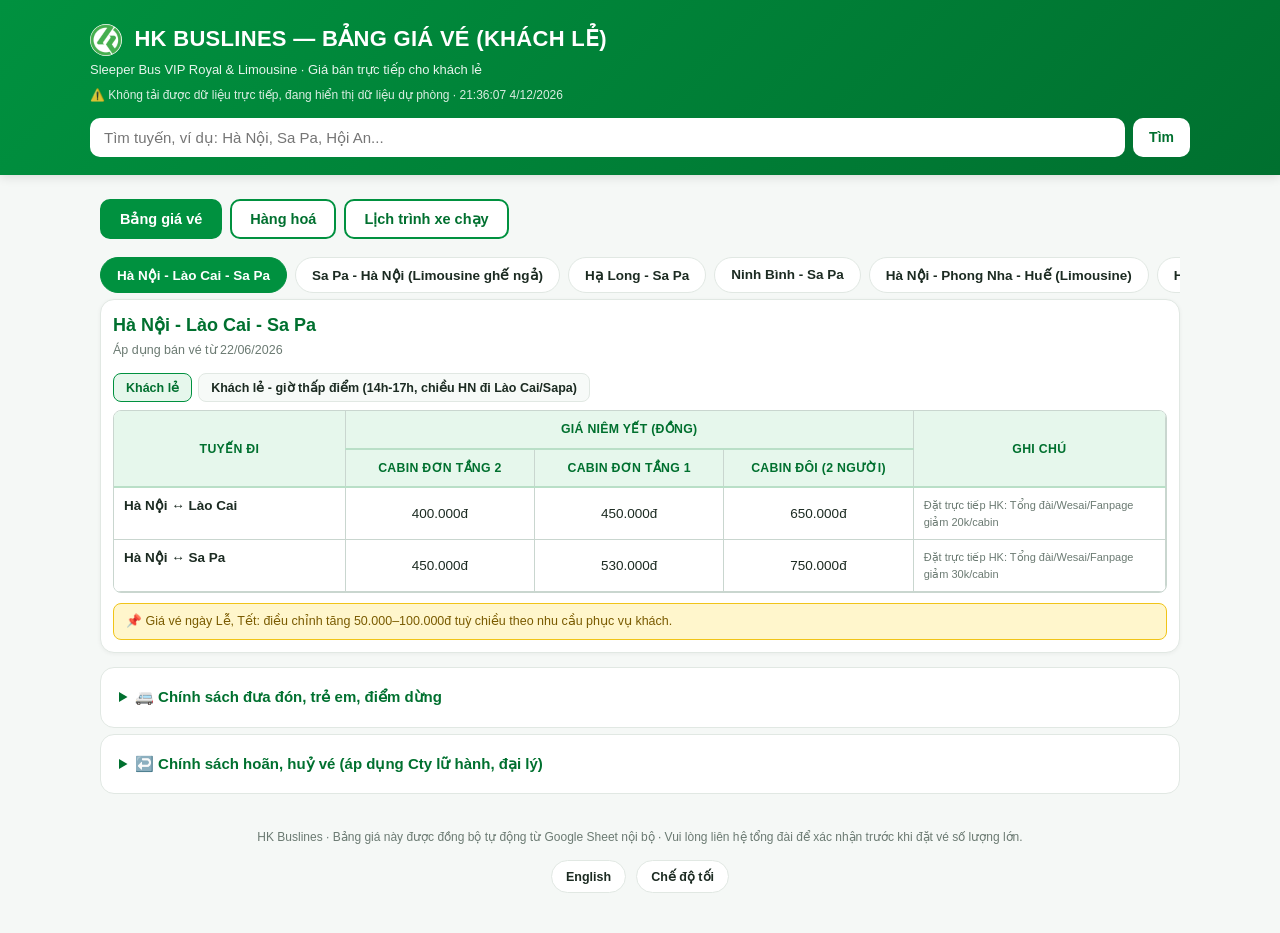
<file: Bang_Gia_Khach_Le.html>
<!DOCTYPE html>
<html lang="vi">
<head>
<meta charset="UTF-8">
<meta name="viewport" content="width=device-width, initial-scale=1.0">
<title>HK Buslines - Bảng giá Khách lẻ</title>
<link rel="icon" type="image/png" href="[data-uri]">
<style>
  :root{
    --green:#00913f;
    --green-dark:#00702f;
    --green-light:#e6f7ec;
    --yellow:#fff6cc;
    --yellow-border:#f0c419;
    --yellow-text:#7a5b00;
    --text:#1c2b22;
    --muted:#6b7a72;
    --border:#e1e8e3;
    --table-border:#c9d6cf;
    --bg:#f5f8f6;
    --card:#ffffff;
    --surface:#ffffff;
    --surface-2:#f7faf8;
    --hover-bg:#eef7f1;
    --hover-bg-strong:#fafdfb;
    --empty-bg:#fbfbfb;
    color-scheme:light;
  }
  :root[data-theme="dark"]{
    --green:#218c50;
    --green-dark:#62bc89;
    --green-light:#172b20;
    --yellow:#3a2f14;
    --yellow-border:#8a6a1f;
    --yellow-text:#f0cf7a;
    --text:#e7ede9;
    --muted:#93a59b;
    --border:#2a332e;
    --table-border:#333f38;
    --bg:#101613;
    --card:#1a221e;
    --surface:#1a221e;
    --surface-2:#212b25;
    --hover-bg:#1e2c24;
    --hover-bg-strong:#202a24;
    --empty-bg:#1a221e;
    color-scheme:dark;
  }
  *{box-sizing:border-box;}
  body{
    margin:0; font-family:-apple-system,BlinkMacSystemFont,"Segoe UI",Roboto,Helvetica,Arial,sans-serif;
    background:var(--bg); color:var(--text); line-height:1.5;
  }
  header{
    background:linear-gradient(135deg,var(--green),var(--green-dark));
    color:#fff; padding:22px 16px 18px;
    position:sticky; top:0; z-index:50; box-shadow:0 2px 10px rgba(0,0,0,.12);
  }
  header .wrap{max-width:1100px; margin:0 auto;}
  header h1{margin:0 0 4px; font-size:22px; letter-spacing:.3px;}
  .hk-logo{height:32px; width:32px; border-radius:50%; vertical-align:middle; margin-right:6px; object-fit:cover; background:#fff;}
  header .sub{font-size:13px; opacity:.9;}
  #lastUpdated{font-size:12px; opacity:.85; margin-top:6px;}
  .search-box{
    margin-top:14px; display:flex; gap:8px;
  }
  .search-box input{
    flex:1; padding:11px 14px; border-radius:10px; border:none; font-size:15px;
    outline:none;
  }
  .search-box button{
    background:#fff; color:var(--green-dark); border:none; border-radius:10px;
    padding:0 16px; font-weight:600; cursor:pointer; font-size:14px;
  }
  main{max-width:1100px; margin:0 auto; padding:10px;}
  nav.region-tabs{
    display:flex; gap:8px; overflow-x:auto; padding:14px 0 6px; -webkit-overflow-scrolling:touch;
  }
  nav.region-tabs::-webkit-scrollbar{height:5px;}
  nav.region-tabs::-webkit-scrollbar-thumb{background:#c8d6cd;border-radius:5px;}
  .tab-btn{
    white-space:nowrap; padding:9px 16px; border-radius:999px; border:1.5px solid var(--border);
    background:var(--surface); color:var(--text); font-size:13.5px; font-weight:600; cursor:pointer;
    transition:.15s;
  }
  .tab-btn:hover{border-color:var(--green);}
  .tab-btn.active{background:var(--green); border-color:var(--green); color:#fff;}
  .tab-btn.charter-tab.active{background:#c9770a; border-color:#c9770a;}

  .card{background:var(--card); border-radius:14px; padding:12px; margin-bottom:14px; box-shadow:0 1px 4px rgba(0,0,0,.05); border:1px solid var(--border);}
  .region-title{font-size:18px; font-weight:700; color:var(--green-dark); margin:0 0 2px;}
  .region-effective{font-size:12.5px; color:var(--muted); margin-bottom:14px;}

  .subtabs{display:flex; flex-wrap:wrap; gap:6px; margin-bottom:6px;}
  .subtab-btn{
    padding:6px 12px; border-radius:8px; border:1px solid var(--border); background:var(--surface-2);
    font-size:12.5px; cursor:pointer; font-weight:600; color:var(--text);
  }
  .subtab-btn.active{background:var(--green-light); border-color:var(--green); color:var(--green-dark);}

  .daytype-toggle{display:flex; flex-wrap:wrap; gap:6px; margin:10px 0;}
  .daytype-btn{
    padding:5px 12px; border-radius:999px; border:1px solid var(--yellow-border); background:var(--surface);
    font-size:12px; cursor:pointer; color:var(--yellow-text); font-weight:600;
  }
  .daytype-btn.active{background:var(--yellow);}

  .table-scroll{overflow:auto; margin-top:8px; -webkit-overflow-scrolling:touch; border:1px solid var(--table-border); border-radius:8px;}
  table{width:100%; border-collapse:collapse; font-size:13.5px; min-width:520px;}
  table.fixed-cols{table-layout:fixed;}
  th, td{padding:9px 10px; border-bottom:1px solid var(--table-border); border-right:1px solid var(--table-border); text-align:center; vertical-align:top;}
  td.route-cell, td.note{text-align:left;}
  th{background:var(--green-light); color:var(--green-dark); font-size:12.3px; text-transform:uppercase; letter-spacing:.3px; position:sticky; top:0; border-bottom:2px solid #b9dfc7; vertical-align:middle;}
  tr.hgroup-hover td{background:var(--hover-bg) !important;}
  td.route-cell{font-weight:700; max-width:220px; line-height:1.3;}
  td.price{white-space:nowrap; font-variant-numeric:tabular-nums; vertical-align:middle;}
  td.price .old{color:var(--muted); text-decoration:line-through; font-size:12.5px; display:block;}
  td.price .now{color:var(--green-dark); font-weight:700;}
  td.price.now{color:var(--green-dark); font-weight:700; background:var(--green-light);}
  td.note{color:var(--muted); font-size:11px; white-space:normal; min-width:140px; max-width:260px; word-wrap:break-word; vertical-align:middle;}

  /* Cột "Tuyến đi" đứng yên khi kéo ngang bảng trên mobile, để luôn biết đang xem tuyến nào.
     Dùng class riêng (.sticky-th) thay vì :first-child cho <th>, vì hàng tiêu đề phụ (Cabin đơn Tầng 2...)
     không có ô đầu tiên thực sự (do ô "Tuyến đi" dùng rowspan="2"), nên :first-child sẽ trỏ nhầm ô. */
  .table-scroll table th.sticky-th,
  .table-scroll table td:first-child{
    position:sticky; left:0; z-index:3;
  }
  .table-scroll table th.sticky-th{ z-index:4; background:var(--green-light); }
  .table-scroll table td.route-cell{ background:var(--surface); box-shadow:2px 0 5px -2px rgba(0,0,0,.12); }
  .table-scroll table tr.hgroup-hover td.route-cell{ background:var(--hover-bg-strong); }
  .empty-note{padding:14px; color:var(--muted); font-size:13px; background:var(--empty-bg); border-radius:8px;}

  .holiday-note{
    background:var(--yellow); border:1px solid var(--yellow-border); border-radius:8px;
    padding:8px 12px; font-size:12.5px; color:var(--yellow-text); margin-top:10px;
  }

  .charter-table td.price{font-weight:700; color:#c9770a;}

  details.policy{margin-top:6px; background:var(--card); border-radius:14px; border:1px solid var(--border); padding:6px 18px;}
  details.policy summary{cursor:pointer; font-weight:700; padding:12px 0; color:var(--green-dark); font-size:15px;}
  details.policy .content{padding-bottom:16px; font-size:13.5px; color:var(--text);}
  details.policy .content h4{margin:14px 0 6px; font-size:13.5px; color:var(--green-dark);}
  details.policy .content ul{margin:4px 0; padding-left:20px;}
  details.policy .content li{margin-bottom:4px;}

  footer{text-align:center; padding:24px 16px 40px; font-size:12px; color:var(--muted);}
  .footer-controls{display:flex; justify-content:center; gap:10px; margin-top:14px; flex-wrap:wrap;}
  .footer-btn{
    padding:8px 14px; border-radius:999px; border:1.5px solid var(--border); background:var(--card);
    color:var(--text); font-size:12.5px; font-weight:600; cursor:pointer; transition:.15s;
    display:inline-flex; align-items:center; gap:6px;
  }
  .footer-btn:hover{border-color:var(--green);}

  .hidden{display:none !important;}

  .search-results-banner{
    background:var(--green-light); border:1px solid var(--green); border-radius:10px;
    padding:10px 14px; margin-bottom:14px; font-size:13px; color:var(--green-dark); display:flex; justify-content:space-between; align-items:center;
  }
  .search-results-banner button{background:none;border:none;color:var(--green-dark);font-weight:700;cursor:pointer;font-size:13px;}

  @media (max-width:640px){
    header h1{font-size:18px;}
    table{font-size:12.5px;}
    th, td{padding:7px 6px;}
    .card{padding:12px;}
    td.route-cell, td.price{font-size:13.5px;}
    td.route-cell{max-width:150px;}
    td.note{font-size:10.5px;}
  }

  /* ===== Page-mode switcher (Bảng giá / Hàng hoá / Lịch trình xe) ===== */
  .page-mode-tabs{display:flex; gap:8px; flex-wrap:wrap; margin:14px 0 4px;}
  .page-mode-btn{
    padding:10px 18px; border-radius:10px; border:2px solid var(--green); background:var(--surface);
    color:var(--green-dark); font-size:14.5px; font-weight:700; cursor:pointer; transition:.15s;
  }
  .page-mode-btn:hover{background:var(--green-light);}
  .page-mode-btn.active{background:var(--green); border-color:var(--green); color:#fff;}

  /* ===== Lịch trình xe (schedule timeline) ===== */
  .sched-timeline{position:relative; margin-left:6px; margin-top:12px;}
  .sched-stop{position:relative; padding:0 0 22px 30px;}
  .sched-stop::before{content:""; position:absolute; left:8px; top:13px; bottom:-13px; width:2px; background:var(--table-border);}
  .sched-stop:last-child{padding-bottom:0;}
  .sched-stop:last-child::before{display:none;}
  .sched-stop .sched-dot{
    position:absolute; left:2px; top:6px; width:14px; height:14px; border-radius:50%;
    background:var(--green); border:3px solid var(--card); box-shadow:0 0 0 2px var(--green); z-index:1;
  }
  .sched-stop:first-child .sched-dot{background:#c9770a; box-shadow:0 0 0 2px #c9770a;}
  .sched-stop:last-child .sched-dot{background:var(--green-dark); box-shadow:0 0 0 2px var(--green-dark);}
  .sched-stop .sched-time-row{display:flex; align-items:baseline; gap:8px; flex-wrap:wrap;}
  .sched-stop .sched-time{font-size:17px; font-weight:800; color:var(--green-dark); font-variant-numeric:tabular-nums;}
  .sched-stop .sched-daybadge{font-size:10.5px; font-weight:700; color:#fff; background:#c9770a; border-radius:5px; padding:1px 6px;}
  .sched-stop .sched-place{font-size:14.5px; font-weight:600; margin-top:2px;}
  .sched-stop .sched-duration{font-size:12px; color:var(--muted); margin-top:6px;}
  .sched-dep-label{font-size:12.5px; color:var(--muted); margin:12px 0 8px; font-weight:600; text-transform:uppercase; letter-spacing:.3px;}

  /* ===== Hàng hoá (cargo pricing) ===== */
  .cargo-table{width:100%; border-collapse:collapse; font-size:12.5px; min-width:640px;}
  .cargo-table td{padding:7px 9px; border:1px solid var(--table-border); text-align:center; vertical-align:middle;}
  .cargo-table tr.cargo-head td{background:var(--green-light); font-weight:700; color:var(--green-dark); font-size:12px; text-transform:uppercase; letter-spacing:.2px;}
  .cargo-table td.cargo-name{text-align:left; font-weight:600;}
  .cargo-table td.cargo-desc{text-align:left;}
  .cargo-note{font-size:12.5px; color:var(--muted); margin-bottom:10px; line-height:1.5;}

</style>
</head>
<body>

<header>
  <div class="wrap">
    <h1><img src="[data-uri]" alt="HK Buslines" class="hk-logo"> <span id="headerTitle">HK BUSLINES — BẢNG GIÁ VÉ</span></h1>
    <div class="sub" id="headerSub">Sleeper Bus VIP Royal &amp; Limousine · Cập nhật trực tiếp</div>
    <div id="lastUpdated">Đang tải dữ liệu giá...</div>
    <div class="search-box">
      <input id="searchInput" type="text" placeholder="Tìm tuyến, ví dụ: Hà Nội, Sa Pa, Hội An...">
      <button id="searchBtn">Tìm</button>
    </div>
  </div>
</header>

<main>
  <nav class="page-mode-tabs" id="pageModeTabs"><button class="page-mode-btn active" data-mode="gia">Bảng giá vé</button><button class="page-mode-btn" data-mode="hanghoa">Hàng hoá</button><button class="page-mode-btn" data-mode="lichtrinh">Lịch trình xe chạy</button></nav>
  <div id="modeBangGia">
  <div id="searchBanner" class="search-results-banner hidden">
    <span id="searchBannerText"></span>
    <button id="clearSearch">Xoá tìm kiếm ✕</button>
  </div>

  <nav class="region-tabs" id="regionTabs"></nav>

  <div id="regionContent"></div>

  <details class="policy" id="policy1">
    <summary>🚐 Chính sách đưa đón, trẻ em, điểm dừng</summary>
    <div class="content">
      <h4>Xe trung chuyển miễn phí</h4>
      <ul>
        <li><b>Hà Nội:</b> đón/trả tại các quận trung tâm (Hoàn Kiếm, Ba Đình, Đống Đa, Hai Bà Trưng, Tây Hồ, Hoàng Mai, Cầu Giấy...). Từ 3 khách trở lên ở quận/huyện khác sẽ được hỗ trợ đón tận nơi, tổng đài chốt điểm đón cụ thể.</li>
        <li><b>Hạ Long:</b> đón/trả tận nơi tại trung tâm TP. Hạ Long.</li>
        <li><b>Thị xã Sa Pa:</b> đón/trả tận trung tâm; ngoài bán kính 5km hỗ trợ từ 3 khách trở lên.</li>
        <li><b>TP. Ninh Bình, Tam Cốc, Tràng An:</b> đón/trả tận nơi, điểm gần nhất theo yêu cầu.</li>
        <li><b>Cửa khẩu Lào Cai:</b> xe to đón/trả tận nơi tại cửa khẩu.</li>
        <li><b>TP. Huế, Đà Nẵng, Nha Trang:</b> đón/trả miễn phí trong bán kính 10km quanh văn phòng; ngoài 10km hỗ trợ đón tận nơi từ 3 khách trở lên.</li>
        <li>Khách đặt vé đón tại sân bay: xe vào đón tận nơi, không thu thêm phí.</li>
      </ul>
      <h4>Chính sách trẻ em</h4>
      <ul>
        <li>Trẻ em dưới 6 tuổi: đi cùng Cabin đơn với bố/mẹ, không mất thêm cước.</li>
        <li>Trẻ em từ 6 tuổi trở lên: tính giá như người lớn.</li>
      </ul>
      <h4>Khác</h4>
      <ul>
        <li>Xe đời mới đăng ký 2024-2025. Xe VIP Royal 24 Cabin: bán Cabin đôi cho cả tầng 1 và tầng 2.</li>
        <li>Chuyến đêm từ 21h00 khi đến Sa Pa: khách được ngủ trên xe đến 6h00 sáng hôm sau.</li>
        <li>Điểm dừng nghỉ ăn uống: chiều Hà Nội đi (Nhà hàng Thanh Xuân - TP. Ninh Bình); chiều Hội An về (Nhà hàng Trình Loan - Lăng Cô, Huế).</li>
        <li>Giá vé ngày Lễ, Tết (các tuyến không có bảng giá lễ riêng): điều chỉnh tăng 50.000-100.000đ tuỳ chiều theo nhu cầu phục vụ khách.</li>
      </ul>
    </div>
  </details>

  <details class="policy" id="policy2">
    <summary>↩️ Chính sách hoãn, huỷ vé (áp dụng Cty lữ hành, đại lý)</summary>
    <div class="content">
      <p><b>Lưu ý:</b> Quý khách muốn đổi vé/chuyển ngày vui lòng liên hệ trực tiếp tổng đài hoặc nhà xe để được hỗ trợ. Mỗi vé chỉ được đổi <b>1 lần</b> và sau khi đã đổi thì <b>không được huỷ vé</b>.</p>
      <h4>Ngày thường</h4>
      <ul>
        <li>Trước 24h xe chạy: huỷ, hoàn tiền 100%.</li>
        <li>Trước 12h xe chạy: đổi chuyến (nếu còn)/chuyển ngày miễn phí; huỷ mất 30%.</li>
        <li>Trước 6h xe chạy: đổi chuyến/chuyển ngày miễn phí; huỷ mất 50%.</li>
        <li>Dưới 6h đến giờ xe chạy: không đổi/chuyển được; huỷ mất 100%.</li>
        <li>Khách đoàn từ 5 Cabin trở lên: huỷ trước 24h mất phí 50% hoặc tiền đặt cọc.</li>
      </ul>
      <h4>Ngày Lễ, Tết</h4>
      <ul>
        <li>Trước 5 ngày xe chạy: huỷ, hoàn tiền 100%.</li>
        <li>Trước 2 ngày xe chạy: đổi chuyến/chuyển ngày miễn phí; huỷ mất 30%.</li>
        <li>Trước 24h xe chạy: đổi chuyến/chuyển ngày miễn phí; huỷ mất 50%.</li>
        <li>Dưới 24h đến giờ xe chạy: không đổi/chuyển được; huỷ mất 100%.</li>
        <li>Khách đoàn từ 5 Cabin trở lên: huỷ trước 24h mất phí 50% hoặc tiền đặt cọc.</li>
      </ul>
    </div>
  </details>
  </div>
  <div id="modeHangHoa" style="display:none">
<div class="card">
  <div class="region-title">Bảng giá gửi hàng hoá</div>
  <div class="cargo-note">**Chú ý các hàng hóa không nằm trong bảng này: Lưu ý: Tạm thời chưa nhận tiền, vàng bạc, đá quý. 1. Hàng nặng được tính trọng lượng. 2. Hàng cồng kềnh thì được tính theo thể tích. 3. Khách gửi nhiều thì thông báo để phòng hàng sẽ liên hệ với khách để làm việc trực tiếp.</div>
  <nav class="region-tabs" id="cargoTabs"></nav>
  <div id="cargoContent"></div>
</div>
</div>
  <div id="modeLichTrinh" style="display:none">
<div class="card">
  <nav class="region-tabs" id="scheduleTabs"></nav>
  <div id="scheduleContent"></div>
</div>
</div>
</main>

<footer>
  <div id="footerText">HK Buslines · Bảng giá này được đồng bộ tự động từ Google Sheet nội bộ · Vui lòng liên hệ tổng đài để xác nhận trước khi đặt vé số lượng lớn.</div>
  <div class="footer-controls">
    <button id="langToggle" class="footer-btn" type="button"><span id="langToggleLabel">English</span></button>
    <button id="themeToggle" class="footer-btn" type="button"><span id="themeToggleLabel">Chế độ tối</span></button>
  </div>
</footer>

<script>
/* =====================================================================
   CONFIG — DÁN LINK CSV ĐÃ PUBLISH TỪ GOOGLE SHEETS VÀO ĐÂY
   Hướng dẫn lấy link: mở Google Sheet > File > Share > Publish to web >
   chọn sheet "Gia_Ve" (hoặc "Thue_Xe") > định dạng "Comma-separated values (.csv)" > Publish > Copy link.
   Nếu để trống, trang sẽ dùng dữ liệu mặc định đóng gói sẵn bên dưới (FALLBACK_DATA).
===================================================================== */
const CONFIG = {
  GIA_VE_CSV_URL: "https://docs.google.com/spreadsheets/d/e/2PACX-1vRyzAcGC_iXcEefWBjPty-GEW3oUpHsC6oRfXSat3PPxNxP-QMQZACsEhKjphkUCw/pub?gid=731419667&single=true&output=csv",
  THUE_XE_CSV_URL: "https://docs.google.com/spreadsheets/d/e/2PACX-1vRyzAcGC_iXcEefWBjPty-GEW3oUpHsC6oRfXSat3PPxNxP-QMQZACsEhKjphkUCw/pub?gid=1478439373&single=true&output=csv",
};

/* Dữ liệu mặc định (chụp từ file Excel gốc ngày 08/07/2026) — dùng khi CONFIG chưa được điền hoặc khi fetch lỗi */
const FALLBACK_DATA = {"gia_ve": [{"khu_vuc": "Hà Nội - Lào Cai - Sa Pa", "nhom_gia": "Khách lẻ", "loai_ngay": "Ngày thường, cuối tuần", "tuyen": "Hà Nội <-> Lào Cai", "loai_cho": "Cabin đơn Tầng 2", "gia_niem_yet": 400000, "gia_thuc": 400000, "ghi_chu": "Đặt trực tiếp HK: Tổng đài/Wesai/Fanpage giảm 20k/cabin"}, {"khu_vuc": "Hà Nội - Lào Cai - Sa Pa", "nhom_gia": "Khách lẻ", "loai_ngay": "Ngày thường, cuối tuần", "tuyen": "Hà Nội <-> Lào Cai", "loai_cho": "Cabin đơn Tầng 1", "gia_niem_yet": 450000, "gia_thuc": 450000, "ghi_chu": ""}, {"khu_vuc": "Hà Nội - Lào Cai - Sa Pa", "nhom_gia": "Khách lẻ", "loai_ngay": "Ngày thường, cuối tuần", "tuyen": "Hà Nội <-> Lào Cai", "loai_cho": "Cabin đôi (2 người)", "gia_niem_yet": 650000, "gia_thuc": 650000, "ghi_chu": ""}, {"khu_vuc": "Hà Nội - Lào Cai - Sa Pa", "nhom_gia": "Khách lẻ", "loai_ngay": "Ngày thường, cuối tuần", "tuyen": "Hà Nội <-> Sa Pa", "loai_cho": "Cabin đơn Tầng 2", "gia_niem_yet": 450000, "gia_thuc": 450000, "ghi_chu": "Đặt trực tiếp HK: Tổng đài/Wesai/Fanpage giảm 30k/cabin"}, {"khu_vuc": "Hà Nội - Lào Cai - Sa Pa", "nhom_gia": "Khách lẻ", "loai_ngay": "Ngày thường, cuối tuần", "tuyen": "Hà Nội <-> Sa Pa", "loai_cho": "Cabin đơn Tầng 1", "gia_niem_yet": 530000, "gia_thuc": 530000, "ghi_chu": ""}, {"khu_vuc": "Hà Nội - Lào Cai - Sa Pa", "nhom_gia": "Khách lẻ", "loai_ngay": "Ngày thường, cuối tuần", "tuyen": "Hà Nội <-> Sa Pa", "loai_cho": "Cabin đôi (2 người)", "gia_niem_yet": 750000, "gia_thuc": 750000, "ghi_chu": ""}, {"khu_vuc": "Hà Nội - Lào Cai - Sa Pa", "nhom_gia": "Khách lẻ - giờ thấp điểm (14h-17h, chiều HN đi Lào Cai/Sapa)", "loai_ngay": "Ngày thường, cuối tuần", "tuyen": "Hà Nội <-> Lào Cai", "loai_cho": "Cabin đơn Tầng 2", "gia_niem_yet": 400000, "gia_thuc": 400000, "ghi_chu": "Cabin đơn, đôi giảm 50k/cabin"}, {"khu_vuc": "Hà Nội - Lào Cai - Sa Pa", "nhom_gia": "Khách lẻ - giờ thấp điểm (14h-17h, chiều HN đi Lào Cai/Sapa)", "loai_ngay": "Ngày thường, cuối tuần", "tuyen": "Hà Nội <-> Lào Cai", "loai_cho": "Cabin đơn Tầng 1", "gia_niem_yet": 450000, "gia_thuc": 450000, "ghi_chu": ""}, {"khu_vuc": "Hà Nội - Lào Cai - Sa Pa", "nhom_gia": "Khách lẻ - giờ thấp điểm (14h-17h, chiều HN đi Lào Cai/Sapa)", "loai_ngay": "Ngày thường, cuối tuần", "tuyen": "Hà Nội <-> Lào Cai", "loai_cho": "Cabin đôi (2 người)", "gia_niem_yet": 650000, "gia_thuc": 650000, "ghi_chu": ""}, {"khu_vuc": "Hà Nội - Lào Cai - Sa Pa", "nhom_gia": "Khách lẻ - giờ thấp điểm (14h-17h, chiều HN đi Lào Cai/Sapa)", "loai_ngay": "Ngày thường, cuối tuần", "tuyen": "Hà Nội <-> Sa Pa", "loai_cho": "Cabin đơn Tầng 2", "gia_niem_yet": 450000, "gia_thuc": 450000, "ghi_chu": "Giảm 70k/cabin"}, {"khu_vuc": "Hà Nội - Lào Cai - Sa Pa", "nhom_gia": "Khách lẻ - giờ thấp điểm (14h-17h, chiều HN đi Lào Cai/Sapa)", "loai_ngay": "Ngày thường, cuối tuần", "tuyen": "Hà Nội <-> Sa Pa", "loai_cho": "Cabin đơn Tầng 1", "gia_niem_yet": 530000, "gia_thuc": 530000, "ghi_chu": ""}, {"khu_vuc": "Hà Nội - Lào Cai - Sa Pa", "nhom_gia": "Khách lẻ - giờ thấp điểm (14h-17h, chiều HN đi Lào Cai/Sapa)", "loai_ngay": "Ngày thường, cuối tuần", "tuyen": "Hà Nội <-> Sa Pa", "loai_cho": "Cabin đôi (2 người)", "gia_niem_yet": 750000, "gia_thuc": 750000, "ghi_chu": ""}, {"khu_vuc": "Hà Nội - Lào Cai - Sa Pa", "nhom_gia": "Đại lý", "loai_ngay": "Ngày thường, cuối tuần", "tuyen": "Hà Nội <-> Sa Pa", "loai_cho": "Cabin đơn Tầng 1", "gia_niem_yet": 530000, "gia_thuc": 400000, "ghi_chu": ""}, {"khu_vuc": "Hà Nội - Lào Cai - Sa Pa", "nhom_gia": "Đại lý", "loai_ngay": "Ngày thường, cuối tuần", "tuyen": "Hà Nội <-> Sa Pa", "loai_cho": "Cabin đơn Tầng 2", "gia_niem_yet": 450000, "gia_thuc": 330000, "ghi_chu": ""}, {"khu_vuc": "Hà Nội - Lào Cai - Sa Pa", "nhom_gia": "Đại lý", "loai_ngay": "Ngày thường, cuối tuần", "tuyen": "Hà Nội <-> Sa Pa", "loai_cho": "Cabin đôi (2 người)", "gia_niem_yet": 750000, "gia_thuc": 580000, "ghi_chu": ""}, {"khu_vuc": "Hà Nội - Lào Cai - Sa Pa", "nhom_gia": "Đại lý", "loai_ngay": "Ngày thường, cuối tuần", "tuyen": "Hà Nội <-> Lào Cai", "loai_cho": "Cabin đơn Tầng 1", "gia_niem_yet": 450000, "gia_thuc": 380000, "ghi_chu": ""}, {"khu_vuc": "Hà Nội - Lào Cai - Sa Pa", "nhom_gia": "Đại lý", "loai_ngay": "Ngày thường, cuối tuần", "tuyen": "Hà Nội <-> Lào Cai", "loai_cho": "Cabin đơn Tầng 2", "gia_niem_yet": 400000, "gia_thuc": 310000, "ghi_chu": ""}, {"khu_vuc": "Hà Nội - Lào Cai - Sa Pa", "nhom_gia": "Đại lý", "loai_ngay": "Ngày thường, cuối tuần", "tuyen": "Hà Nội <-> Lào Cai", "loai_cho": "Cabin đôi (2 người)", "gia_niem_yet": 650000, "gia_thuc": 550000, "ghi_chu": ""}, {"khu_vuc": "Hà Nội - Lào Cai - Sa Pa", "nhom_gia": "Đại lý", "loai_ngay": "Ngày thường, cuối tuần", "tuyen": "Ninh Bình <-> Sa Pa", "loai_cho": "Cabin đơn Tầng 1", "gia_niem_yet": 630000, "gia_thuc": 530000, "ghi_chu": ""}, {"khu_vuc": "Hà Nội - Lào Cai - Sa Pa", "nhom_gia": "Đại lý", "loai_ngay": "Ngày thường, cuối tuần", "tuyen": "Ninh Bình <-> Sa Pa", "loai_cho": "Cabin đơn Tầng 2", "gia_niem_yet": 580000, "gia_thuc": 480000, "ghi_chu": ""}, {"khu_vuc": "Hà Nội - Lào Cai - Sa Pa", "nhom_gia": "Đại lý", "loai_ngay": "Ngày thường, cuối tuần", "tuyen": "Ninh Bình <-> Sa Pa", "loai_cho": "Cabin đôi (2 người)", "gia_niem_yet": 850000, "gia_thuc": 680000, "ghi_chu": ""}, {"khu_vuc": "Hà Nội - Lào Cai - Sa Pa", "nhom_gia": "Đại lý", "loai_ngay": "Ngày thường, cuối tuần", "tuyen": "Ninh Bình <-> Lào Cai", "loai_cho": "Cabin đơn Tầng 1", "gia_niem_yet": 600000, "gia_thuc": 500000, "ghi_chu": ""}, {"khu_vuc": "Hà Nội - Lào Cai - Sa Pa", "nhom_gia": "Đại lý", "loai_ngay": "Ngày thường, cuối tuần", "tuyen": "Ninh Bình <-> Lào Cai", "loai_cho": "Cabin đơn Tầng 2", "gia_niem_yet": 550000, "gia_thuc": 450000, "ghi_chu": ""}, {"khu_vuc": "Hà Nội - Lào Cai - Sa Pa", "nhom_gia": "Đại lý", "loai_ngay": "Ngày thường, cuối tuần", "tuyen": "Ninh Bình <-> Lào Cai", "loai_cho": "Cabin đôi (2 người)", "gia_niem_yet": 750000, "gia_thuc": 650000, "ghi_chu": ""}, {"khu_vuc": "Hà Nội - Lào Cai - Sa Pa", "nhom_gia": "Đại lý - giờ thấp điểm (14h-17h, chiều HN đi Lào Cai/Sapa)", "loai_ngay": "Ngày thường, cuối tuần", "tuyen": "Hà Nội <-> Sa Pa", "loai_cho": "Cabin đơn Tầng 1", "gia_niem_yet": 530000, "gia_thuc": 380000, "ghi_chu": ""}, {"khu_vuc": "Hà Nội - Lào Cai - Sa Pa", "nhom_gia": "Đại lý - giờ thấp điểm (14h-17h, chiều HN đi Lào Cai/Sapa)", "loai_ngay": "Ngày thường, cuối tuần", "tuyen": "Hà Nội <-> Sa Pa", "loai_cho": "Cabin đơn Tầng 2", "gia_niem_yet": 450000, "gia_thuc": 300000, "ghi_chu": ""}, {"khu_vuc": "Hà Nội - Lào Cai - Sa Pa", "nhom_gia": "Đại lý - giờ thấp điểm (14h-17h, chiều HN đi Lào Cai/Sapa)", "loai_ngay": "Ngày thường, cuối tuần", "tuyen": "Hà Nội <-> Sa Pa", "loai_cho": "Cabin đôi (2 người)", "gia_niem_yet": 750000, "gia_thuc": 550000, "ghi_chu": ""}, {"khu_vuc": "Hà Nội - Lào Cai - Sa Pa", "nhom_gia": "Đại lý - giờ thấp điểm (14h-17h, chiều HN đi Lào Cai/Sapa)", "loai_ngay": "Ngày thường, cuối tuần", "tuyen": "Hà Nội <-> Lào Cai", "loai_cho": "Cabin đơn Tầng 1", "gia_niem_yet": 450000, "gia_thuc": 350000, "ghi_chu": ""}, {"khu_vuc": "Hà Nội - Lào Cai - Sa Pa", "nhom_gia": "Đại lý - giờ thấp điểm (14h-17h, chiều HN đi Lào Cai/Sapa)", "loai_ngay": "Ngày thường, cuối tuần", "tuyen": "Hà Nội <-> Lào Cai", "loai_cho": "Cabin đơn Tầng 2", "gia_niem_yet": 400000, "gia_thuc": 290000, "ghi_chu": ""}, {"khu_vuc": "Hà Nội - Lào Cai - Sa Pa", "nhom_gia": "Đại lý - giờ thấp điểm (14h-17h, chiều HN đi Lào Cai/Sapa)", "loai_ngay": "Ngày thường, cuối tuần", "tuyen": "Hà Nội <-> Lào Cai", "loai_cho": "Cabin đôi (2 người)", "gia_niem_yet": 650000, "gia_thuc": 530000, "ghi_chu": ""}, {"khu_vuc": "Hạ Long - Sa Pa", "nhom_gia": "Khách lẻ", "loai_ngay": "Ngày thường, cuối tuần", "tuyen": "Sa Pa đi - Hưng Yên, Hải Dương", "loai_cho": "Cabin đơn Tầng 2", "gia_niem_yet": 600000, "gia_thuc": 600000, "ghi_chu": "Cabin đơn, đôi giảm 50k/cabin"}, {"khu_vuc": "Hạ Long - Sa Pa", "nhom_gia": "Khách lẻ", "loai_ngay": "Ngày thường, cuối tuần", "tuyen": "Sa Pa đi - Hưng Yên, Hải Dương", "loai_cho": "Cabin đơn Tầng 1", "gia_niem_yet": 650000, "gia_thuc": 650000, "ghi_chu": ""}, {"khu_vuc": "Hạ Long - Sa Pa", "nhom_gia": "Khách lẻ", "loai_ngay": "Ngày thường, cuối tuần", "tuyen": "Sa Pa đi - Hưng Yên, Hải Dương", "loai_cho": "Cabin đôi (2 người)", "gia_niem_yet": 900000, "gia_thuc": 900000, "ghi_chu": ""}, {"khu_vuc": "Hạ Long - Sa Pa", "nhom_gia": "Khách lẻ", "loai_ngay": "Ngày thường, cuối tuần", "tuyen": "Sa Pa đi - Hải Phòng", "loai_cho": "Cabin đơn Tầng 2", "gia_niem_yet": 650000, "gia_thuc": 650000, "ghi_chu": "Vé 1 chiều: giảm 20.000đ/cabin đơn, giảm 30.000đ/cabin đôi. Vé khứ hồi: giảm 70.000đ/cabin đơn, giảm 100.000đ/cabin đôi"}, {"khu_vuc": "Hạ Long - Sa Pa", "nhom_gia": "Khách lẻ", "loai_ngay": "Ngày thường, cuối tuần", "tuyen": "Sa Pa đi - Hải Phòng", "loai_cho": "Cabin đơn Tầng 1", "gia_niem_yet": 700000, "gia_thuc": 700000, "ghi_chu": "Vé 1 chiều: giảm 20.000đ/cabin đơn, giảm 30.000đ/cabin đôi. Vé khứ hồi: giảm 70.000đ/cabin đơn, giảm 100.000đ/cabin đôi"}, {"khu_vuc": "Hạ Long - Sa Pa", "nhom_gia": "Khách lẻ", "loai_ngay": "Ngày thường, cuối tuần", "tuyen": "Sa Pa đi - Hải Phòng", "loai_cho": "Cabin đôi (2 người)", "gia_niem_yet": 950000, "gia_thuc": 950000, "ghi_chu": "Vé 1 chiều: giảm 20.000đ/cabin đơn, giảm 30.000đ/cabin đôi. Vé khứ hồi: giảm 70.000đ/cabin đơn, giảm 100.000đ/cabin đôi"}, {"khu_vuc": "Hạ Long - Sa Pa", "nhom_gia": "Khách lẻ", "loai_ngay": "Ngày thường, cuối tuần", "tuyen": "Sa Pa đi - TP. Hạ Long", "loai_cho": "Cabin đơn Tầng 2", "gia_niem_yet": 650000, "gia_thuc": 650000, "ghi_chu": "Vé 1 chiều: giảm 20.000đ/cabin đơn, giảm 30.000đ/cabin đôi. Vé khứ hồi: giảm 70.000đ/cabin đơn, giảm 100.000đ/cabin đôi"}, {"khu_vuc": "Hạ Long - Sa Pa", "nhom_gia": "Khách lẻ", "loai_ngay": "Ngày thường, cuối tuần", "tuyen": "Sa Pa đi - TP. Hạ Long", "loai_cho": "Cabin đơn Tầng 1", "gia_niem_yet": 700000, "gia_thuc": 700000, "ghi_chu": "Vé 1 chiều: giảm 20.000đ/cabin đơn, giảm 30.000đ/cabin đôi. Vé khứ hồi: giảm 70.000đ/cabin đơn, giảm 100.000đ/cabin đôi"}, {"khu_vuc": "Hạ Long - Sa Pa", "nhom_gia": "Khách lẻ", "loai_ngay": "Ngày thường, cuối tuần", "tuyen": "Sa Pa đi - TP. Hạ Long", "loai_cho": "Cabin đôi (2 người)", "gia_niem_yet": 950000, "gia_thuc": 950000, "ghi_chu": "Vé 1 chiều: giảm 20.000đ/cabin đơn, giảm 30.000đ/cabin đôi. Vé khứ hồi: giảm 70.000đ/cabin đơn, giảm 100.000đ/cabin đôi"}, {"khu_vuc": "Hạ Long - Sa Pa", "nhom_gia": "Khách lẻ", "loai_ngay": "Ngày thường, cuối tuần", "tuyen": "Lào Cai đi - Hưng Yên, Hải Dương", "loai_cho": "Cabin đơn Tầng 2", "gia_niem_yet": 550000, "gia_thuc": 550000, "ghi_chu": "Cabin đơn, đôi giảm 50k/cabin"}, {"khu_vuc": "Hạ Long - Sa Pa", "nhom_gia": "Khách lẻ", "loai_ngay": "Ngày thường, cuối tuần", "tuyen": "Lào Cai đi - Hưng Yên, Hải Dương", "loai_cho": "Cabin đơn Tầng 1", "gia_niem_yet": 600000, "gia_thuc": 600000, "ghi_chu": ""}, {"khu_vuc": "Hạ Long - Sa Pa", "nhom_gia": "Khách lẻ", "loai_ngay": "Ngày thường, cuối tuần", "tuyen": "Lào Cai đi - Hưng Yên, Hải Dương", "loai_cho": "Cabin đôi (2 người)", "gia_niem_yet": 850000, "gia_thuc": 850000, "ghi_chu": ""}, {"khu_vuc": "Hạ Long - Sa Pa", "nhom_gia": "Khách lẻ", "loai_ngay": "Ngày thường, cuối tuần", "tuyen": "Lào Cai đi - Hải Phòng", "loai_cho": "Cabin đơn Tầng 2", "gia_niem_yet": 600000, "gia_thuc": 600000, "ghi_chu": "Vé 1 chiều: giảm 20.000đ/cabin đơn, giảm 30.000đ/cabin đôi. Vé khứ hồi: giảm 70.000đ/cabin đơn, giảm 100.000đ/cabin đôi"}, {"khu_vuc": "Hạ Long - Sa Pa", "nhom_gia": "Khách lẻ", "loai_ngay": "Ngày thường, cuối tuần", "tuyen": "Lào Cai đi - Hải Phòng", "loai_cho": "Cabin đơn Tầng 1", "gia_niem_yet": 650000, "gia_thuc": 650000, "ghi_chu": "Vé 1 chiều: giảm 20.000đ/cabin đơn, giảm 30.000đ/cabin đôi. Vé khứ hồi: giảm 70.000đ/cabin đơn, giảm 100.000đ/cabin đôi"}, {"khu_vuc": "Hạ Long - Sa Pa", "nhom_gia": "Khách lẻ", "loai_ngay": "Ngày thường, cuối tuần", "tuyen": "Lào Cai đi - Hải Phòng", "loai_cho": "Cabin đôi (2 người)", "gia_niem_yet": 900000, "gia_thuc": 900000, "ghi_chu": "Vé 1 chiều: giảm 20.000đ/cabin đơn, giảm 30.000đ/cabin đôi. Vé khứ hồi: giảm 70.000đ/cabin đơn, giảm 100.000đ/cabin đôi"}, {"khu_vuc": "Hạ Long - Sa Pa", "nhom_gia": "Khách lẻ", "loai_ngay": "Ngày thường, cuối tuần", "tuyen": "Lào Cai đi - TP. Hạ Long", "loai_cho": "Cabin đơn Tầng 2", "gia_niem_yet": 600000, "gia_thuc": 600000, "ghi_chu": "Vé 1 chiều: giảm 20.000đ/cabin đơn, giảm 30.000đ/cabin đôi. Vé khứ hồi: giảm 70.000đ/cabin đơn, giảm 100.000đ/cabin đôi"}, {"khu_vuc": "Hạ Long - Sa Pa", "nhom_gia": "Khách lẻ", "loai_ngay": "Ngày thường, cuối tuần", "tuyen": "Lào Cai đi - TP. Hạ Long", "loai_cho": "Cabin đơn Tầng 1", "gia_niem_yet": 650000, "gia_thuc": 650000, "ghi_chu": "Vé 1 chiều: giảm 20.000đ/cabin đơn, giảm 30.000đ/cabin đôi. Vé khứ hồi: giảm 70.000đ/cabin đơn, giảm 100.000đ/cabin đôi"}, {"khu_vuc": "Hạ Long - Sa Pa", "nhom_gia": "Khách lẻ", "loai_ngay": "Ngày thường, cuối tuần", "tuyen": "Lào Cai đi - TP. Hạ Long", "loai_cho": "Cabin đôi (2 người)", "gia_niem_yet": 900000, "gia_thuc": 900000, "ghi_chu": "Vé 1 chiều: giảm 20.000đ/cabin đơn, giảm 30.000đ/cabin đôi. Vé khứ hồi: giảm 70.000đ/cabin đơn, giảm 100.000đ/cabin đôi"}, {"khu_vuc": "Hạ Long - Sa Pa", "nhom_gia": "Khách lẻ", "loai_ngay": "Ngày thường, cuối tuần", "tuyen": "Yên Bái, Phú Thọ đi - Hưng Yên, Hải Dương", "loai_cho": "Cabin đơn Tầng 2", "gia_niem_yet": 500000, "gia_thuc": 500000, "ghi_chu": "Không giảm giá"}, {"khu_vuc": "Hạ Long - Sa Pa", "nhom_gia": "Khách lẻ", "loai_ngay": "Ngày thường, cuối tuần", "tuyen": "Yên Bái, Phú Thọ đi - Hưng Yên, Hải Dương", "loai_cho": "Cabin đơn Tầng 1", "gia_niem_yet": 550000, "gia_thuc": 550000, "ghi_chu": ""}, {"khu_vuc": "Hạ Long - Sa Pa", "nhom_gia": "Khách lẻ", "loai_ngay": "Ngày thường, cuối tuần", "tuyen": "Yên Bái, Phú Thọ đi - Hưng Yên, Hải Dương", "loai_cho": "Cabin đôi (2 người)", "gia_niem_yet": 850000, "gia_thuc": 850000, "ghi_chu": ""}, {"khu_vuc": "Hạ Long - Sa Pa", "nhom_gia": "Khách lẻ", "loai_ngay": "Ngày thường, cuối tuần", "tuyen": "Yên Bái, Phú Thọ đi - Hải Phòng", "loai_cho": "Cabin đơn Tầng 2", "gia_niem_yet": 500000, "gia_thuc": 500000, "ghi_chu": ""}, {"khu_vuc": "Hạ Long - Sa Pa", "nhom_gia": "Khách lẻ", "loai_ngay": "Ngày thường, cuối tuần", "tuyen": "Yên Bái, Phú Thọ đi - Hải Phòng", "loai_cho": "Cabin đơn Tầng 1", "gia_niem_yet": 550000, "gia_thuc": 550000, "ghi_chu": ""}, {"khu_vuc": "Hạ Long - Sa Pa", "nhom_gia": "Khách lẻ", "loai_ngay": "Ngày thường, cuối tuần", "tuyen": "Yên Bái, Phú Thọ đi - Hải Phòng", "loai_cho": "Cabin đôi (2 người)", "gia_niem_yet": 850000, "gia_thuc": 850000, "ghi_chu": ""}, {"khu_vuc": "Hạ Long - Sa Pa", "nhom_gia": "Khách lẻ", "loai_ngay": "Ngày thường, cuối tuần", "tuyen": "Yên Bái, Phú Thọ đi - TP. Hạ Long", "loai_cho": "Cabin đơn Tầng 2", "gia_niem_yet": 500000, "gia_thuc": 500000, "ghi_chu": ""}, {"khu_vuc": "Hạ Long - Sa Pa", "nhom_gia": "Khách lẻ", "loai_ngay": "Ngày thường, cuối tuần", "tuyen": "Yên Bái, Phú Thọ đi - TP. Hạ Long", "loai_cho": "Cabin đơn Tầng 1", "gia_niem_yet": 550000, "gia_thuc": 550000, "ghi_chu": ""}, {"khu_vuc": "Hạ Long - Sa Pa", "nhom_gia": "Khách lẻ", "loai_ngay": "Ngày thường, cuối tuần", "tuyen": "Yên Bái, Phú Thọ đi - TP. Hạ Long", "loai_cho": "Cabin đôi (2 người)", "gia_niem_yet": 850000, "gia_thuc": 850000, "ghi_chu": ""}, {"khu_vuc": "Hạ Long - Sa Pa", "nhom_gia": "Khách lẻ", "loai_ngay": "Ngày thường, cuối tuần", "tuyen": "Vĩnh Phúc đi - Hưng Yên, Hải Dương", "loai_cho": "Cabin đơn Tầng 2", "gia_niem_yet": 500000, "gia_thuc": 500000, "ghi_chu": "Không giảm giá"}, {"khu_vuc": "Hạ Long - Sa Pa", "nhom_gia": "Khách lẻ", "loai_ngay": "Ngày thường, cuối tuần", "tuyen": "Vĩnh Phúc đi - Hưng Yên, Hải Dương", "loai_cho": "Cabin đơn Tầng 1", "gia_niem_yet": 550000, "gia_thuc": 550000, "ghi_chu": ""}, {"khu_vuc": "Hạ Long - Sa Pa", "nhom_gia": "Khách lẻ", "loai_ngay": "Ngày thường, cuối tuần", "tuyen": "Vĩnh Phúc đi - Hưng Yên, Hải Dương", "loai_cho": "Cabin đôi (2 người)", "gia_niem_yet": 850000, "gia_thuc": 850000, "ghi_chu": ""}, {"khu_vuc": "Hạ Long - Sa Pa", "nhom_gia": "Khách lẻ", "loai_ngay": "Ngày thường, cuối tuần", "tuyen": "Vĩnh Phúc đi - Hải Phòng", "loai_cho": "Cabin đơn Tầng 2", "gia_niem_yet": 500000, "gia_thuc": 500000, "ghi_chu": ""}, {"khu_vuc": "Hạ Long - Sa Pa", "nhom_gia": "Khách lẻ", "loai_ngay": "Ngày thường, cuối tuần", "tuyen": "Vĩnh Phúc đi - Hải Phòng", "loai_cho": "Cabin đơn Tầng 1", "gia_niem_yet": 550000, "gia_thuc": 550000, "ghi_chu": ""}, {"khu_vuc": "Hạ Long - Sa Pa", "nhom_gia": "Khách lẻ", "loai_ngay": "Ngày thường, cuối tuần", "tuyen": "Vĩnh Phúc đi - Hải Phòng", "loai_cho": "Cabin đôi (2 người)", "gia_niem_yet": 850000, "gia_thuc": 850000, "ghi_chu": ""}, {"khu_vuc": "Hạ Long - Sa Pa", "nhom_gia": "Khách lẻ", "loai_ngay": "Ngày thường, cuối tuần", "tuyen": "Vĩnh Phúc đi - TP. Hạ Long", "loai_cho": "Cabin đơn Tầng 2", "gia_niem_yet": 500000, "gia_thuc": 500000, "ghi_chu": ""}, {"khu_vuc": "Hạ Long - Sa Pa", "nhom_gia": "Khách lẻ", "loai_ngay": "Ngày thường, cuối tuần", "tuyen": "Vĩnh Phúc đi - TP. Hạ Long", "loai_cho": "Cabin đơn Tầng 1", "gia_niem_yet": 550000, "gia_thuc": 550000, "ghi_chu": ""}, {"khu_vuc": "Hạ Long - Sa Pa", "nhom_gia": "Khách lẻ", "loai_ngay": "Ngày thường, cuối tuần", "tuyen": "Vĩnh Phúc đi - TP. Hạ Long", "loai_cho": "Cabin đôi (2 người)", "gia_niem_yet": 850000, "gia_thuc": 850000, "ghi_chu": ""}, {"khu_vuc": "Hạ Long - Sa Pa", "nhom_gia": "Khách lẻ", "loai_ngay": "Ngày thường, cuối tuần", "tuyen": "Hà Nội - Hạ Long", "loai_cho": "Cabin đơn Tầng 2", "gia_niem_yet": 250000, "gia_thuc": 250000, "ghi_chu": ""}, {"khu_vuc": "Hạ Long - Sa Pa", "nhom_gia": "Khách lẻ", "loai_ngay": "Ngày thường, cuối tuần", "tuyen": "Hà Nội - Hạ Long", "loai_cho": "Cabin đơn Tầng 1", "gia_niem_yet": 250000, "gia_thuc": 250000, "ghi_chu": ""}, {"khu_vuc": "Hạ Long - Sa Pa", "nhom_gia": "Khách lẻ", "loai_ngay": "Ngày thường, cuối tuần", "tuyen": "Hà Nội - Hạ Long", "loai_cho": "Cabin đôi (2 người)", "gia_niem_yet": 450000, "gia_thuc": 450000, "ghi_chu": ""}, {"khu_vuc": "Ninh Bình - Sa Pa", "nhom_gia": "Khách lẻ", "loai_ngay": "Ngày thường, cuối tuần", "tuyen": "TX. Sa Pa đi - TP. Phủ Lý (Ninh Bình)", "loai_cho": "Cabin đơn Tầng 2", "gia_niem_yet": 600000, "gia_thuc": 600000, "ghi_chu": "Cabin đơn, đôi giảm 50k/cabin"}, {"khu_vuc": "Ninh Bình - Sa Pa", "nhom_gia": "Khách lẻ", "loai_ngay": "Ngày thường, cuối tuần", "tuyen": "TX. Sa Pa đi - TP. Phủ Lý (Ninh Bình)", "loai_cho": "Cabin đơn Tầng 1", "gia_niem_yet": 650000, "gia_thuc": 650000, "ghi_chu": ""}, {"khu_vuc": "Ninh Bình - Sa Pa", "nhom_gia": "Khách lẻ", "loai_ngay": "Ngày thường, cuối tuần", "tuyen": "TX. Sa Pa đi - TP. Phủ Lý (Ninh Bình)", "loai_cho": "Cabin đôi (2 người)", "gia_niem_yet": 900000, "gia_thuc": 900000, "ghi_chu": ""}, {"khu_vuc": "Ninh Bình - Sa Pa", "nhom_gia": "Khách lẻ", "loai_ngay": "Ngày thường, cuối tuần", "tuyen": "TX. Sa Pa đi - TP. Hoa Lư (Ninh Bình)", "loai_cho": "Cabin đơn Tầng 2", "gia_niem_yet": 600000, "gia_thuc": 600000, "ghi_chu": ""}, {"khu_vuc": "Ninh Bình - Sa Pa", "nhom_gia": "Khách lẻ", "loai_ngay": "Ngày thường, cuối tuần", "tuyen": "TX. Sa Pa đi - TP. Hoa Lư (Ninh Bình)", "loai_cho": "Cabin đơn Tầng 1", "gia_niem_yet": 650000, "gia_thuc": 650000, "ghi_chu": ""}, {"khu_vuc": "Ninh Bình - Sa Pa", "nhom_gia": "Khách lẻ", "loai_ngay": "Ngày thường, cuối tuần", "tuyen": "TX. Sa Pa đi - TP. Hoa Lư (Ninh Bình)", "loai_cho": "Cabin đôi (2 người)", "gia_niem_yet": 900000, "gia_thuc": 900000, "ghi_chu": ""}, {"khu_vuc": "Ninh Bình - Sa Pa", "nhom_gia": "Khách lẻ", "loai_ngay": "Ngày thường, cuối tuần", "tuyen": "TP. Lào Cai đi - TP. Phủ Lý (Ninh Bình)", "loai_cho": "Cabin đơn Tầng 2", "gia_niem_yet": 550000, "gia_thuc": 550000, "ghi_chu": "Cabin đơn, đôi giảm 50k/cabin"}, {"khu_vuc": "Ninh Bình - Sa Pa", "nhom_gia": "Khách lẻ", "loai_ngay": "Ngày thường, cuối tuần", "tuyen": "TP. Lào Cai đi - TP. Phủ Lý (Ninh Bình)", "loai_cho": "Cabin đơn Tầng 1", "gia_niem_yet": 600000, "gia_thuc": 600000, "ghi_chu": ""}, {"khu_vuc": "Ninh Bình - Sa Pa", "nhom_gia": "Khách lẻ", "loai_ngay": "Ngày thường, cuối tuần", "tuyen": "TP. Lào Cai đi - TP. Phủ Lý (Ninh Bình)", "loai_cho": "Cabin đôi (2 người)", "gia_niem_yet": 850000, "gia_thuc": 850000, "ghi_chu": ""}, {"khu_vuc": "Ninh Bình - Sa Pa", "nhom_gia": "Khách lẻ", "loai_ngay": "Ngày thường, cuối tuần", "tuyen": "TP. Lào Cai đi - TP. Hoa Lư (Ninh Bình)", "loai_cho": "Cabin đơn Tầng 2", "gia_niem_yet": 550000, "gia_thuc": 550000, "ghi_chu": ""}, {"khu_vuc": "Ninh Bình - Sa Pa", "nhom_gia": "Khách lẻ", "loai_ngay": "Ngày thường, cuối tuần", "tuyen": "TP. Lào Cai đi - TP. Hoa Lư (Ninh Bình)", "loai_cho": "Cabin đơn Tầng 1", "gia_niem_yet": 600000, "gia_thuc": 600000, "ghi_chu": ""}, {"khu_vuc": "Ninh Bình - Sa Pa", "nhom_gia": "Khách lẻ", "loai_ngay": "Ngày thường, cuối tuần", "tuyen": "TP. Lào Cai đi - TP. Hoa Lư (Ninh Bình)", "loai_cho": "Cabin đôi (2 người)", "gia_niem_yet": 850000, "gia_thuc": 850000, "ghi_chu": ""}, {"khu_vuc": "Ninh Bình - Sa Pa", "nhom_gia": "Khách lẻ", "loai_ngay": "Ngày thường, cuối tuần", "tuyen": "TP. Yên Bái đi - TP. Phủ Lý (Ninh Bình)", "loai_cho": "Cabin đơn Tầng 2", "gia_niem_yet": 500000, "gia_thuc": 500000, "ghi_chu": "Không giảm giá"}, {"khu_vuc": "Ninh Bình - Sa Pa", "nhom_gia": "Khách lẻ", "loai_ngay": "Ngày thường, cuối tuần", "tuyen": "TP. Yên Bái đi - TP. Phủ Lý (Ninh Bình)", "loai_cho": "Cabin đơn Tầng 1", "gia_niem_yet": 550000, "gia_thuc": 550000, "ghi_chu": ""}, {"khu_vuc": "Ninh Bình - Sa Pa", "nhom_gia": "Khách lẻ", "loai_ngay": "Ngày thường, cuối tuần", "tuyen": "TP. Yên Bái đi - TP. Phủ Lý (Ninh Bình)", "loai_cho": "Cabin đôi (2 người)", "gia_niem_yet": 800000, "gia_thuc": 800000, "ghi_chu": ""}, {"khu_vuc": "Ninh Bình - Sa Pa", "nhom_gia": "Khách lẻ", "loai_ngay": "Ngày thường, cuối tuần", "tuyen": "TP. Yên Bái đi - TP. Hoa Lư (Ninh Bình)", "loai_cho": "Cabin đơn Tầng 2", "gia_niem_yet": 500000, "gia_thuc": 500000, "ghi_chu": ""}, {"khu_vuc": "Ninh Bình - Sa Pa", "nhom_gia": "Khách lẻ", "loai_ngay": "Ngày thường, cuối tuần", "tuyen": "TP. Yên Bái đi - TP. Hoa Lư (Ninh Bình)", "loai_cho": "Cabin đơn Tầng 1", "gia_niem_yet": 550000, "gia_thuc": 550000, "ghi_chu": ""}, {"khu_vuc": "Ninh Bình - Sa Pa", "nhom_gia": "Khách lẻ", "loai_ngay": "Ngày thường, cuối tuần", "tuyen": "TP. Yên Bái đi - TP. Hoa Lư (Ninh Bình)", "loai_cho": "Cabin đôi (2 người)", "gia_niem_yet": 800000, "gia_thuc": 800000, "ghi_chu": ""}, {"khu_vuc": "Ninh Bình - Sa Pa", "nhom_gia": "Khách lẻ", "loai_ngay": "Ngày thường, cuối tuần", "tuyen": "Phú Thọ đi - TP. Phủ Lý (Ninh Bình)", "loai_cho": "Cabin đơn Tầng 2", "gia_niem_yet": 500000, "gia_thuc": 500000, "ghi_chu": "Không giảm giá"}, {"khu_vuc": "Ninh Bình - Sa Pa", "nhom_gia": "Khách lẻ", "loai_ngay": "Ngày thường, cuối tuần", "tuyen": "Phú Thọ đi - TP. Phủ Lý (Ninh Bình)", "loai_cho": "Cabin đơn Tầng 1", "gia_niem_yet": 550000, "gia_thuc": 550000, "ghi_chu": ""}, {"khu_vuc": "Ninh Bình - Sa Pa", "nhom_gia": "Khách lẻ", "loai_ngay": "Ngày thường, cuối tuần", "tuyen": "Phú Thọ đi - TP. Phủ Lý (Ninh Bình)", "loai_cho": "Cabin đôi (2 người)", "gia_niem_yet": 800000, "gia_thuc": 800000, "ghi_chu": ""}, {"khu_vuc": "Ninh Bình - Sa Pa", "nhom_gia": "Khách lẻ", "loai_ngay": "Ngày thường, cuối tuần", "tuyen": "Phú Thọ đi - TP. Hoa Lư (Ninh Bình)", "loai_cho": "Cabin đơn Tầng 2", "gia_niem_yet": 500000, "gia_thuc": 500000, "ghi_chu": ""}, {"khu_vuc": "Ninh Bình - Sa Pa", "nhom_gia": "Khách lẻ", "loai_ngay": "Ngày thường, cuối tuần", "tuyen": "Phú Thọ đi - TP. Hoa Lư (Ninh Bình)", "loai_cho": "Cabin đơn Tầng 1", "gia_niem_yet": 550000, "gia_thuc": 550000, "ghi_chu": ""}, {"khu_vuc": "Ninh Bình - Sa Pa", "nhom_gia": "Khách lẻ", "loai_ngay": "Ngày thường, cuối tuần", "tuyen": "Phú Thọ đi - TP. Hoa Lư (Ninh Bình)", "loai_cho": "Cabin đôi (2 người)", "gia_niem_yet": 800000, "gia_thuc": 800000, "ghi_chu": ""}, {"khu_vuc": "Hà Nội - Phong Nha - Huế (Limousine)", "nhom_gia": "Khách lẻ", "loai_ngay": "Ngày thường, cuối tuần", "tuyen": "Phố Cổ Hà Nội đi - Hà Tĩnh", "loai_cho": "Ghế VIP", "gia_niem_yet": 650000, "gia_thuc": 650000, "ghi_chu": "Giảm 50k/ghế"}, {"khu_vuc": "Hà Nội - Phong Nha - Huế (Limousine)", "nhom_gia": "Khách lẻ", "loai_ngay": "Ngày thường, cuối tuần", "tuyen": "Phố Cổ Hà Nội đi - Hà Tĩnh", "loai_cho": "Ghế tiêu chuẩn (hàng cuối)", "gia_niem_yet": 600000, "gia_thuc": 600000, "ghi_chu": ""}, {"khu_vuc": "Hà Nội - Phong Nha - Huế (Limousine)", "nhom_gia": "Khách lẻ", "loai_ngay": "Ngày thường, cuối tuần", "tuyen": "Phố Cổ Hà Nội đi - Phong Nha (Quảng Bình)", "loai_cho": "Ghế VIP", "gia_niem_yet": 750000, "gia_thuc": 750000, "ghi_chu": ""}, {"khu_vuc": "Hà Nội - Phong Nha - Huế (Limousine)", "nhom_gia": "Khách lẻ", "loai_ngay": "Ngày thường, cuối tuần", "tuyen": "Phố Cổ Hà Nội đi - Phong Nha (Quảng Bình)", "loai_cho": "Ghế tiêu chuẩn (hàng cuối)", "gia_niem_yet": 700000, "gia_thuc": 700000, "ghi_chu": ""}, {"khu_vuc": "Hà Nội - Phong Nha - Huế (Limousine)", "nhom_gia": "Khách lẻ", "loai_ngay": "Ngày thường, cuối tuần", "tuyen": "Phố Cổ Hà Nội đi - Quảng Trị (Cầu Quán Hàu - Huế)", "loai_cho": "Ghế VIP", "gia_niem_yet": 850000, "gia_thuc": 850000, "ghi_chu": ""}, {"khu_vuc": "Hà Nội - Phong Nha - Huế (Limousine)", "nhom_gia": "Khách lẻ", "loai_ngay": "Ngày thường, cuối tuần", "tuyen": "Phố Cổ Hà Nội đi - Quảng Trị (Cầu Quán Hàu - Huế)", "loai_cho": "Ghế tiêu chuẩn (hàng cuối)", "gia_niem_yet": 800000, "gia_thuc": 800000, "ghi_chu": ""}, {"khu_vuc": "Hà Nội - Phong Nha - Huế (Limousine)", "nhom_gia": "Khách lẻ", "loai_ngay": "Ngày thường, cuối tuần", "tuyen": "Phố Cổ Hà Nội đi - TP. Huế", "loai_cho": "Ghế VIP", "gia_niem_yet": 850000, "gia_thuc": 850000, "ghi_chu": ""}, {"khu_vuc": "Hà Nội - Phong Nha - Huế (Limousine)", "nhom_gia": "Khách lẻ", "loai_ngay": "Ngày thường, cuối tuần", "tuyen": "Phố Cổ Hà Nội đi - TP. Huế", "loai_cho": "Ghế tiêu chuẩn (hàng cuối)", "gia_niem_yet": 800000, "gia_thuc": 800000, "ghi_chu": ""}, {"khu_vuc": "Hà Nội - Phong Nha - Huế (Limousine)", "nhom_gia": "Khách lẻ", "loai_ngay": "Ngày thường, cuối tuần", "tuyen": "Ninh Bình đi - Hà Tĩnh", "loai_cho": "Ghế VIP", "gia_niem_yet": 600000, "gia_thuc": 600000, "ghi_chu": "Giảm 50k/ghế"}, {"khu_vuc": "Hà Nội - Phong Nha - Huế (Limousine)", "nhom_gia": "Khách lẻ", "loai_ngay": "Ngày thường, cuối tuần", "tuyen": "Ninh Bình đi - Hà Tĩnh", "loai_cho": "Ghế tiêu chuẩn (hàng cuối)", "gia_niem_yet": 550000, "gia_thuc": 550000, "ghi_chu": ""}, {"khu_vuc": "Hà Nội - Phong Nha - Huế (Limousine)", "nhom_gia": "Khách lẻ", "loai_ngay": "Ngày thường, cuối tuần", "tuyen": "Ninh Bình đi - Phong Nha, TP. Đồng Hới (Quảng Trị)", "loai_cho": "Ghế VIP", "gia_niem_yet": 650000, "gia_thuc": 650000, "ghi_chu": ""}, {"khu_vuc": "Hà Nội - Phong Nha - Huế (Limousine)", "nhom_gia": "Khách lẻ", "loai_ngay": "Ngày thường, cuối tuần", "tuyen": "Ninh Bình đi - Phong Nha, TP. Đồng Hới (Quảng Trị)", "loai_cho": "Ghế tiêu chuẩn (hàng cuối)", "gia_niem_yet": 600000, "gia_thuc": 600000, "ghi_chu": ""}, {"khu_vuc": "Hà Nội - Phong Nha - Huế (Limousine)", "nhom_gia": "Khách lẻ", "loai_ngay": "Ngày thường, cuối tuần", "tuyen": "Ninh Bình đi - TP. Huế, Quảng Trị", "loai_cho": "Ghế VIP", "gia_niem_yet": 750000, "gia_thuc": 750000, "ghi_chu": ""}, {"khu_vuc": "Hà Nội - Phong Nha - Huế (Limousine)", "nhom_gia": "Khách lẻ", "loai_ngay": "Ngày thường, cuối tuần", "tuyen": "Ninh Bình đi - TP. Huế, Quảng Trị", "loai_cho": "Ghế tiêu chuẩn (hàng cuối)", "gia_niem_yet": 700000, "gia_thuc": 700000, "ghi_chu": ""}, {"khu_vuc": "Hà Nội - Phong Nha - Huế (Limousine)", "nhom_gia": "Khách lẻ", "loai_ngay": "Ngày thường, cuối tuần", "tuyen": "Hà Tĩnh đi - TP. Huế", "loai_cho": "Ghế VIP", "gia_niem_yet": 500000, "gia_thuc": 500000, "ghi_chu": "Không giảm giá"}, {"khu_vuc": "Hà Nội - Phong Nha - Huế (Limousine)", "nhom_gia": "Khách lẻ", "loai_ngay": "Ngày thường, cuối tuần", "tuyen": "Hà Tĩnh đi - TP. Huế", "loai_cho": "Ghế tiêu chuẩn (hàng cuối)", "gia_niem_yet": 450000, "gia_thuc": 450000, "ghi_chu": ""}, {"khu_vuc": "Hà Nội - Phong Nha - Huế (Limousine)", "nhom_gia": "Khách lẻ", "loai_ngay": "Ngày thường, cuối tuần", "tuyen": "Phong Nha, Đồng Hới (Quảng Trị) đi - TP. Huế", "loai_cho": "Ghế VIP", "gia_niem_yet": 350000, "gia_thuc": 350000, "ghi_chu": "Không giảm giá"}, {"khu_vuc": "Hà Nội - Phong Nha - Huế (Limousine)", "nhom_gia": "Khách lẻ", "loai_ngay": "Ngày thường, cuối tuần", "tuyen": "Phong Nha, Đồng Hới (Quảng Trị) đi - TP. Huế", "loai_cho": "Ghế tiêu chuẩn (hàng cuối)", "gia_niem_yet": 350000, "gia_thuc": 350000, "ghi_chu": ""}, {"khu_vuc": "Hà Nội - Phong Nha - Huế (Limousine)", "nhom_gia": "Đại lý", "loai_ngay": "Ngày thường, cuối tuần", "tuyen": "Phố Cổ Hà Nội đi - Phong Nha (Quảng Bình)", "loai_cho": "Cabin đơn Tầng 1", "gia_niem_yet": 700000, "gia_thuc": 650000, "ghi_chu": ""}, {"khu_vuc": "Hà Nội - Phong Nha - Huế (Limousine)", "nhom_gia": "Đại lý", "loai_ngay": "Ngày thường, cuối tuần", "tuyen": "Phố Cổ Hà Nội đi - TP. Huế", "loai_cho": "Cabin đơn Tầng 1", "gia_niem_yet": 700000, "gia_thuc": 650000, "ghi_chu": ""}, {"khu_vuc": "Hà Nội - Phong Nha - Huế (Limousine)", "nhom_gia": "Đại lý", "loai_ngay": "Ngày thường, cuối tuần", "tuyen": "Phố Cổ Hà Nội đi - Đà Nẵng", "loai_cho": "Cabin đơn Tầng 1", "gia_niem_yet": 850000, "gia_thuc": 750000, "ghi_chu": ""}, {"khu_vuc": "Hà Nội - Phong Nha - Huế (Limousine)", "nhom_gia": "Đại lý", "loai_ngay": "Ngày thường, cuối tuần", "tuyen": "Phố Cổ Hà Nội đi - Hội An", "loai_cho": "Cabin đơn Tầng 1", "gia_niem_yet": 900000, "gia_thuc": 800000, "ghi_chu": ""}, {"khu_vuc": "Hà Nội - Phong Nha - Huế (Limousine)", "nhom_gia": "Đại lý", "loai_ngay": "Ngày thường, cuối tuần", "tuyen": "Ninh Bình đi - Phong Nha (Quảng Bình)", "loai_cho": "Cabin đơn Tầng 1", "gia_niem_yet": 550000, "gia_thuc": 500000, "ghi_chu": ""}, {"khu_vuc": "Hà Nội - Phong Nha - Huế (Limousine)", "nhom_gia": "Đại lý", "loai_ngay": "Ngày thường, cuối tuần", "tuyen": "Ninh Bình đi - TP. Huế", "loai_cho": "Cabin đơn Tầng 1", "gia_niem_yet": 600000, "gia_thuc": 500000, "ghi_chu": ""}, {"khu_vuc": "Hà Nội - Phong Nha - Huế (Limousine)", "nhom_gia": "Đại lý", "loai_ngay": "Ngày thường, cuối tuần", "tuyen": "Ninh Bình đi - Đà Nẵng", "loai_cho": "Cabin đơn Tầng 1", "gia_niem_yet": 750000, "gia_thuc": 650000, "ghi_chu": ""}, {"khu_vuc": "Hà Nội - Phong Nha - Huế (Limousine)", "nhom_gia": "Đại lý", "loai_ngay": "Ngày thường, cuối tuần", "tuyen": "Ninh Bình đi - Hội An", "loai_cho": "Cabin đơn Tầng 1", "gia_niem_yet": 800000, "gia_thuc": 700000, "ghi_chu": ""}, {"khu_vuc": "Hà Nội - Phong Nha - Huế (Limousine)", "nhom_gia": "Đại lý", "loai_ngay": "Ngày thường, cuối tuần", "tuyen": "Quảng Bình đi - TP. Huế", "loai_cho": "Cabin đơn Tầng 1", "gia_niem_yet": 400000, "gia_thuc": 300000, "ghi_chu": ""}, {"khu_vuc": "Hà Nội - Phong Nha - Huế (Limousine)", "nhom_gia": "Đại lý", "loai_ngay": "Ngày thường, cuối tuần", "tuyen": "Quảng Bình đi - Đà Nẵng", "loai_cho": "Cabin đơn Tầng 1", "gia_niem_yet": 450000, "gia_thuc": 350000, "ghi_chu": ""}, {"khu_vuc": "Hà Nội - Phong Nha - Huế (Limousine)", "nhom_gia": "Đại lý", "loai_ngay": "Ngày thường, cuối tuần", "tuyen": "Quảng Bình đi - Hội An", "loai_cho": "Cabin đơn Tầng 1", "gia_niem_yet": 500000, "gia_thuc": 400000, "ghi_chu": ""}, {"khu_vuc": "Hà Nội - Phong Nha - Huế (Limousine)", "nhom_gia": "Đại lý", "loai_ngay": "Ngày thường, cuối tuần", "tuyen": "Quảng Bình đi - TP. Lào Cai, Sa Pa", "loai_cho": "Cabin đơn Tầng 1", "gia_niem_yet": 1050000, "gia_thuc": 900000, "ghi_chu": ""}, {"khu_vuc": "Hà Nội - Phong Nha - Huế (Limousine)", "nhom_gia": "Đại lý", "loai_ngay": "Ngày thường, cuối tuần", "tuyen": "Sa Pa, TP. Lào Cai đi - Nghệ An, Hà Tĩnh", "loai_cho": "Cabin đơn Tầng 1", "gia_niem_yet": 900000, "gia_thuc": 800000, "ghi_chu": ""}, {"khu_vuc": "Hà Nội - Phong Nha - Huế (Limousine)", "nhom_gia": "Đại lý", "loai_ngay": "Ngày thường, cuối tuần", "tuyen": "Sa Pa, TP. Lào Cai đi - Quảng Bình, Quảng Trị", "loai_cho": "Cabin đơn Tầng 1", "gia_niem_yet": 1050000, "gia_thuc": 950000, "ghi_chu": ""}, {"khu_vuc": "Hà Nội - Phong Nha - Huế (Limousine)", "nhom_gia": "Đại lý", "loai_ngay": "Ngày thường, cuối tuần", "tuyen": "Sa Pa, TP. Lào Cai đi - Huế, Đà Nẵng", "loai_cho": "Cabin đơn Tầng 1", "gia_niem_yet": 1200000, "gia_thuc": 1100000, "ghi_chu": ""}, {"khu_vuc": "Hà Nội - Phong Nha - Huế (Limousine)", "nhom_gia": "Đại lý", "loai_ngay": "Ngày thường, cuối tuần", "tuyen": "Sa Pa, TP. Lào Cai đi - Hội An", "loai_cho": "Cabin đơn Tầng 1", "gia_niem_yet": 1300000, "gia_thuc": 1200000, "ghi_chu": ""}, {"khu_vuc": "Hà Nội - Phong Nha - Huế - Đà Nẵng - Hội An", "nhom_gia": "Khách lẻ", "loai_ngay": "Ngày thường, cuối tuần", "tuyen": "Phố Cổ Hà Nội đi - Hà Tĩnh", "loai_cho": "Cabin đơn Tầng 2", "gia_niem_yet": 600000, "gia_thuc": 600000, "ghi_chu": "Không giảm giá"}, {"khu_vuc": "Hà Nội - Phong Nha - Huế - Đà Nẵng - Hội An", "nhom_gia": "Khách lẻ", "loai_ngay": "Ngày thường, cuối tuần", "tuyen": "Phố Cổ Hà Nội đi - Hà Tĩnh", "loai_cho": "Cabin đơn Tầng 1", "gia_niem_yet": 650000, "gia_thuc": 650000, "ghi_chu": "Không giảm giá"}, {"khu_vuc": "Hà Nội - Phong Nha - Huế - Đà Nẵng - Hội An", "nhom_gia": "Khách lẻ", "loai_ngay": "Ngày thường, cuối tuần", "tuyen": "Phố Cổ Hà Nội đi - Hà Tĩnh", "loai_cho": "Cabin đôi (2 người)", "gia_niem_yet": 950000, "gia_thuc": 950000, "ghi_chu": "Không giảm giá"}, {"khu_vuc": "Hà Nội - Phong Nha - Huế - Đà Nẵng - Hội An", "nhom_gia": "Khách lẻ", "loai_ngay": "Ngày thường, cuối tuần", "tuyen": "Phố Cổ Hà Nội đi - Phong Nha (Quảng Bình)", "loai_cho": "Cabin đơn Tầng 2", "gia_niem_yet": 700000, "gia_thuc": 700000, "ghi_chu": "Chiều Hà Nội đi: giảm 50.000đ/cabin (cả tuần T2-CN). Chiều Quảng Bình đi: giảm 100.000đ/cabin (T2-T7), giảm 50.000đ/cabin (Chủ Nhật)"}, {"khu_vuc": "Hà Nội - Phong Nha - Huế - Đà Nẵng - Hội An", "nhom_gia": "Khách lẻ", "loai_ngay": "Ngày thường, cuối tuần", "tuyen": "Phố Cổ Hà Nội đi - Phong Nha (Quảng Bình)", "loai_cho": "Cabin đơn Tầng 1", "gia_niem_yet": 750000, "gia_thuc": 750000, "ghi_chu": "Chiều Hà Nội đi: giảm 50.000đ/cabin (cả tuần T2-CN). Chiều Quảng Bình đi: giảm 100.000đ/cabin (T2-T7), giảm 50.000đ/cabin (Chủ Nhật)"}, {"khu_vuc": "Hà Nội - Phong Nha - Huế - Đà Nẵng - Hội An", "nhom_gia": "Khách lẻ", "loai_ngay": "Ngày thường, cuối tuần", "tuyen": "Phố Cổ Hà Nội đi - Phong Nha (Quảng Bình)", "loai_cho": "Cabin đôi (2 người)", "gia_niem_yet": 1100000, "gia_thuc": 1100000, "ghi_chu": "Chiều Hà Nội đi: giảm 50.000đ/cabin (cả tuần T2-CN). Chiều Quảng Bình đi: giảm 100.000đ/cabin (T2-T7), giảm 50.000đ/cabin (Chủ Nhật)"}, {"khu_vuc": "Hà Nội - Phong Nha - Huế - Đà Nẵng - Hội An", "nhom_gia": "Khách lẻ", "loai_ngay": "Ngày thường, cuối tuần", "tuyen": "Phố Cổ Hà Nội đi - Quảng Trị (Cầu Quán Hàu - Huế)", "loai_cho": "Cabin đơn Tầng 2", "gia_niem_yet": 800000, "gia_thuc": 800000, "ghi_chu": "Chiều Hà Nội đi: giảm 50.000đ/cabin (cả tuần). Chiều Huế đi: giảm 100.000đ/cabin (T2-T7), giảm 50.000đ/cabin (CN)"}, {"khu_vuc": "Hà Nội - Phong Nha - Huế - Đà Nẵng - Hội An", "nhom_gia": "Khách lẻ", "loai_ngay": "Ngày thường, cuối tuần", "tuyen": "Phố Cổ Hà Nội đi - Quảng Trị (Cầu Quán Hàu - Huế)", "loai_cho": "Cabin đơn Tầng 1", "gia_niem_yet": 850000, "gia_thuc": 850000, "ghi_chu": "Chiều Hà Nội đi: giảm 50.000đ/cabin (cả tuần). Chiều Huế đi: giảm 100.000đ/cabin (T2-T7), giảm 50.000đ/cabin (CN)"}, {"khu_vuc": "Hà Nội - Phong Nha - Huế - Đà Nẵng - Hội An", "nhom_gia": "Khách lẻ", "loai_ngay": "Ngày thường, cuối tuần", "tuyen": "Phố Cổ Hà Nội đi - Quảng Trị (Cầu Quán Hàu - Huế)", "loai_cho": "Cabin đôi (2 người)", "gia_niem_yet": 1150000, "gia_thuc": 1150000, "ghi_chu": "Chiều Hà Nội đi: giảm 50.000đ/cabin (cả tuần). Chiều Huế đi: giảm 100.000đ/cabin (T2-T7), giảm 50.000đ/cabin (CN)"}, {"khu_vuc": "Hà Nội - Phong Nha - Huế - Đà Nẵng - Hội An", "nhom_gia": "Khách lẻ", "loai_ngay": "Ngày thường, cuối tuần", "tuyen": "Phố Cổ Hà Nội đi - TP. Huế", "loai_cho": "Cabin đơn Tầng 2", "gia_niem_yet": 800000, "gia_thuc": 800000, "ghi_chu": "Chiều Hà Nội đi: giảm 50.000đ/cabin (cả tuần). Chiều Huế đi: giảm 100.000đ/cabin (T2-T7), giảm 50.000đ/cabin (CN)"}, {"khu_vuc": "Hà Nội - Phong Nha - Huế - Đà Nẵng - Hội An", "nhom_gia": "Khách lẻ", "loai_ngay": "Ngày thường, cuối tuần", "tuyen": "Phố Cổ Hà Nội đi - TP. Huế", "loai_cho": "Cabin đơn Tầng 1", "gia_niem_yet": 850000, "gia_thuc": 850000, "ghi_chu": "Chiều Hà Nội đi: giảm 50.000đ/cabin (cả tuần). Chiều Huế đi: giảm 100.000đ/cabin (T2-T7), giảm 50.000đ/cabin (CN)"}, {"khu_vuc": "Hà Nội - Phong Nha - Huế - Đà Nẵng - Hội An", "nhom_gia": "Khách lẻ", "loai_ngay": "Ngày thường, cuối tuần", "tuyen": "Phố Cổ Hà Nội đi - TP. Huế", "loai_cho": "Cabin đôi (2 người)", "gia_niem_yet": 1150000, "gia_thuc": 1150000, "ghi_chu": "Chiều Hà Nội đi: giảm 50.000đ/cabin (cả tuần). Chiều Huế đi: giảm 100.000đ/cabin (T2-T7), giảm 50.000đ/cabin (CN)"}, {"khu_vuc": "Hà Nội - Phong Nha - Huế - Đà Nẵng - Hội An", "nhom_gia": "Khách lẻ", "loai_ngay": "Ngày thường, cuối tuần", "tuyen": "Phố Cổ Hà Nội đi - Đà Nẵng", "loai_cho": "Cabin đơn Tầng 2", "gia_niem_yet": 900000, "gia_thuc": 900000, "ghi_chu": "Giảm 50.000đ/cabin"}, {"khu_vuc": "Hà Nội - Phong Nha - Huế - Đà Nẵng - Hội An", "nhom_gia": "Khách lẻ", "loai_ngay": "Ngày thường, cuối tuần", "tuyen": "Phố Cổ Hà Nội đi - Đà Nẵng", "loai_cho": "Cabin đơn Tầng 1", "gia_niem_yet": 950000, "gia_thuc": 950000, "ghi_chu": "Giảm 50.000đ/cabin"}, {"khu_vuc": "Hà Nội - Phong Nha - Huế - Đà Nẵng - Hội An", "nhom_gia": "Khách lẻ", "loai_ngay": "Ngày thường, cuối tuần", "tuyen": "Phố Cổ Hà Nội đi - Đà Nẵng", "loai_cho": "Cabin đôi (2 người)", "gia_niem_yet": 1300000, "gia_thuc": 1300000, "ghi_chu": "Giảm 50.000đ/cabin"}, {"khu_vuc": "Hà Nội - Phong Nha - Huế - Đà Nẵng - Hội An", "nhom_gia": "Khách lẻ", "loai_ngay": "Ngày thường, cuối tuần", "tuyen": "Phố Cổ Hà Nội đi - Hội An", "loai_cho": "Cabin đơn Tầng 2", "gia_niem_yet": 950000, "gia_thuc": 950000, "ghi_chu": "Giảm 50.000đ/cabin"}, {"khu_vuc": "Hà Nội - Phong Nha - Huế - Đà Nẵng - Hội An", "nhom_gia": "Khách lẻ", "loai_ngay": "Ngày thường, cuối tuần", "tuyen": "Phố Cổ Hà Nội đi - Hội An", "loai_cho": "Cabin đơn Tầng 1", "gia_niem_yet": 1000000, "gia_thuc": 1000000, "ghi_chu": "Giảm 50.000đ/cabin"}, {"khu_vuc": "Hà Nội - Phong Nha - Huế - Đà Nẵng - Hội An", "nhom_gia": "Khách lẻ", "loai_ngay": "Ngày thường, cuối tuần", "tuyen": "Phố Cổ Hà Nội đi - Hội An", "loai_cho": "Cabin đôi (2 người)", "gia_niem_yet": 1350000, "gia_thuc": 1350000, "ghi_chu": "Giảm 50.000đ/cabin"}, {"khu_vuc": "Hà Nội - Phong Nha - Huế - Đà Nẵng - Hội An", "nhom_gia": "Khách lẻ", "loai_ngay": "Ngày thường, cuối tuần", "tuyen": "Ninh Bình đi - Hà Tĩnh", "loai_cho": "Cabin đơn Tầng 2", "gia_niem_yet": 550000, "gia_thuc": 550000, "ghi_chu": "Không giảm giá"}, {"khu_vuc": "Hà Nội - Phong Nha - Huế - Đà Nẵng - Hội An", "nhom_gia": "Khách lẻ", "loai_ngay": "Ngày thường, cuối tuần", "tuyen": "Ninh Bình đi - Hà Tĩnh", "loai_cho": "Cabin đơn Tầng 1", "gia_niem_yet": 600000, "gia_thuc": 600000, "ghi_chu": "Không giảm giá"}, {"khu_vuc": "Hà Nội - Phong Nha - Huế - Đà Nẵng - Hội An", "nhom_gia": "Khách lẻ", "loai_ngay": "Ngày thường, cuối tuần", "tuyen": "Ninh Bình đi - Hà Tĩnh", "loai_cho": "Cabin đôi (2 người)", "gia_niem_yet": 900000, "gia_thuc": 900000, "ghi_chu": "Không giảm giá"}, {"khu_vuc": "Hà Nội - Phong Nha - Huế - Đà Nẵng - Hội An", "nhom_gia": "Khách lẻ", "loai_ngay": "Ngày thường, cuối tuần", "tuyen": "Ninh Bình đi - Phong Nha, TP. Đồng Hới (Quảng Trị)", "loai_cho": "Cabin đơn Tầng 2", "gia_niem_yet": 650000, "gia_thuc": 650000, "ghi_chu": "Giảm 50.000đ/cabin"}, {"khu_vuc": "Hà Nội - Phong Nha - Huế - Đà Nẵng - Hội An", "nhom_gia": "Khách lẻ", "loai_ngay": "Ngày thường, cuối tuần", "tuyen": "Ninh Bình đi - Phong Nha, TP. Đồng Hới (Quảng Trị)", "loai_cho": "Cabin đơn Tầng 1", "gia_niem_yet": 700000, "gia_thuc": 700000, "ghi_chu": "Giảm 50.000đ/cabin"}, {"khu_vuc": "Hà Nội - Phong Nha - Huế - Đà Nẵng - Hội An", "nhom_gia": "Khách lẻ", "loai_ngay": "Ngày thường, cuối tuần", "tuyen": "Ninh Bình đi - Phong Nha, TP. Đồng Hới (Quảng Trị)", "loai_cho": "Cabin đôi (2 người)", "gia_niem_yet": 1000000, "gia_thuc": 1000000, "ghi_chu": "Giảm 50.000đ/cabin"}, {"khu_vuc": "Hà Nội - Phong Nha - Huế - Đà Nẵng - Hội An", "nhom_gia": "Khách lẻ", "loai_ngay": "Ngày thường, cuối tuần", "tuyen": "Ninh Bình đi - TP. Huế, Quảng Trị", "loai_cho": "Cabin đơn Tầng 2", "gia_niem_yet": 700000, "gia_thuc": 700000, "ghi_chu": "Giảm 50.000đ/cabin"}, {"khu_vuc": "Hà Nội - Phong Nha - Huế - Đà Nẵng - Hội An", "nhom_gia": "Khách lẻ", "loai_ngay": "Ngày thường, cuối tuần", "tuyen": "Ninh Bình đi - TP. Huế, Quảng Trị", "loai_cho": "Cabin đơn Tầng 1", "gia_niem_yet": 750000, "gia_thuc": 750000, "ghi_chu": "Giảm 50.000đ/cabin"}, {"khu_vuc": "Hà Nội - Phong Nha - Huế - Đà Nẵng - Hội An", "nhom_gia": "Khách lẻ", "loai_ngay": "Ngày thường, cuối tuần", "tuyen": "Ninh Bình đi - TP. Huế, Quảng Trị", "loai_cho": "Cabin đôi (2 người)", "gia_niem_yet": 1050000, "gia_thuc": 1050000, "ghi_chu": "Giảm 50.000đ/cabin"}, {"khu_vuc": "Hà Nội - Phong Nha - Huế - Đà Nẵng - Hội An", "nhom_gia": "Khách lẻ", "loai_ngay": "Ngày thường, cuối tuần", "tuyen": "Ninh Bình đi - Đà Nẵng", "loai_cho": "Cabin đơn Tầng 2", "gia_niem_yet": 850000, "gia_thuc": 850000, "ghi_chu": "Giảm 50.000đ/cabin"}, {"khu_vuc": "Hà Nội - Phong Nha - Huế - Đà Nẵng - Hội An", "nhom_gia": "Khách lẻ", "loai_ngay": "Ngày thường, cuối tuần", "tuyen": "Ninh Bình đi - Đà Nẵng", "loai_cho": "Cabin đơn Tầng 1", "gia_niem_yet": 900000, "gia_thuc": 900000, "ghi_chu": "Giảm 50.000đ/cabin"}, {"khu_vuc": "Hà Nội - Phong Nha - Huế - Đà Nẵng - Hội An", "nhom_gia": "Khách lẻ", "loai_ngay": "Ngày thường, cuối tuần", "tuyen": "Ninh Bình đi - Đà Nẵng", "loai_cho": "Cabin đôi (2 người)", "gia_niem_yet": 1250000, "gia_thuc": 1250000, "ghi_chu": "Giảm 50.000đ/cabin"}, {"khu_vuc": "Hà Nội - Phong Nha - Huế - Đà Nẵng - Hội An", "nhom_gia": "Khách lẻ", "loai_ngay": "Ngày thường, cuối tuần", "tuyen": "Ninh Bình đi - Hội An", "loai_cho": "Cabin đơn Tầng 2", "gia_niem_yet": 900000, "gia_thuc": 900000, "ghi_chu": "Giảm 50.000đ/cabin"}, {"khu_vuc": "Hà Nội - Phong Nha - Huế - Đà Nẵng - Hội An", "nhom_gia": "Khách lẻ", "loai_ngay": "Ngày thường, cuối tuần", "tuyen": "Ninh Bình đi - Hội An", "loai_cho": "Cabin đơn Tầng 1", "gia_niem_yet": 950000, "gia_thuc": 950000, "ghi_chu": "Giảm 50.000đ/cabin"}, {"khu_vuc": "Hà Nội - Phong Nha - Huế - Đà Nẵng - Hội An", "nhom_gia": "Khách lẻ", "loai_ngay": "Ngày thường, cuối tuần", "tuyen": "Ninh Bình đi - Hội An", "loai_cho": "Cabin đôi (2 người)", "gia_niem_yet": 1250000, "gia_thuc": 1250000, "ghi_chu": "Giảm 50.000đ/cabin"}, {"khu_vuc": "Hà Nội - Phong Nha - Huế - Đà Nẵng - Hội An", "nhom_gia": "Khách lẻ", "loai_ngay": "Ngày thường, cuối tuần", "tuyen": "Hà Tĩnh đi - TP. Huế", "loai_cho": "Cabin đơn Tầng 2", "gia_niem_yet": 600000, "gia_thuc": 600000, "ghi_chu": "Không giảm giá"}, {"khu_vuc": "Hà Nội - Phong Nha - Huế - Đà Nẵng - Hội An", "nhom_gia": "Khách lẻ", "loai_ngay": "Ngày thường, cuối tuần", "tuyen": "Hà Tĩnh đi - TP. Huế", "loai_cho": "Cabin đơn Tầng 1", "gia_niem_yet": 650000, "gia_thuc": 650000, "ghi_chu": "Không giảm giá"}, {"khu_vuc": "Hà Nội - Phong Nha - Huế - Đà Nẵng - Hội An", "nhom_gia": "Khách lẻ", "loai_ngay": "Ngày thường, cuối tuần", "tuyen": "Hà Tĩnh đi - TP. Huế", "loai_cho": "Cabin đôi (2 người)", "gia_niem_yet": 950000, "gia_thuc": 950000, "ghi_chu": "Không giảm giá"}, {"khu_vuc": "Hà Nội - Phong Nha - Huế - Đà Nẵng - Hội An", "nhom_gia": "Khách lẻ", "loai_ngay": "Ngày thường, cuối tuần", "tuyen": "Hà Tĩnh đi - Đà Nẵng", "loai_cho": "Cabin đơn Tầng 2", "gia_niem_yet": 700000, "gia_thuc": 700000, "ghi_chu": "Giảm 50.000đ/cabin"}, {"khu_vuc": "Hà Nội - Phong Nha - Huế - Đà Nẵng - Hội An", "nhom_gia": "Khách lẻ", "loai_ngay": "Ngày thường, cuối tuần", "tuyen": "Hà Tĩnh đi - Đà Nẵng", "loai_cho": "Cabin đơn Tầng 1", "gia_niem_yet": 750000, "gia_thuc": 750000, "ghi_chu": "Giảm 50.000đ/cabin"}, {"khu_vuc": "Hà Nội - Phong Nha - Huế - Đà Nẵng - Hội An", "nhom_gia": "Khách lẻ", "loai_ngay": "Ngày thường, cuối tuần", "tuyen": "Hà Tĩnh đi - Đà Nẵng", "loai_cho": "Cabin đôi (2 người)", "gia_niem_yet": 1050000, "gia_thuc": 1050000, "ghi_chu": "Giảm 50.000đ/cabin"}, {"khu_vuc": "Hà Nội - Phong Nha - Huế - Đà Nẵng - Hội An", "nhom_gia": "Khách lẻ", "loai_ngay": "Ngày thường, cuối tuần", "tuyen": "Hà Tĩnh đi - Hội An", "loai_cho": "Cabin đơn Tầng 2", "gia_niem_yet": 700000, "gia_thuc": 700000, "ghi_chu": "Giảm 50.000đ/cabin"}, {"khu_vuc": "Hà Nội - Phong Nha - Huế - Đà Nẵng - Hội An", "nhom_gia": "Khách lẻ", "loai_ngay": "Ngày thường, cuối tuần", "tuyen": "Hà Tĩnh đi - Hội An", "loai_cho": "Cabin đơn Tầng 1", "gia_niem_yet": 750000, "gia_thuc": 750000, "ghi_chu": "Giảm 50.000đ/cabin"}, {"khu_vuc": "Hà Nội - Phong Nha - Huế - Đà Nẵng - Hội An", "nhom_gia": "Khách lẻ", "loai_ngay": "Ngày thường, cuối tuần", "tuyen": "Hà Tĩnh đi - Hội An", "loai_cho": "Cabin đôi (2 người)", "gia_niem_yet": 1050000, "gia_thuc": 1050000, "ghi_chu": "Giảm 50.000đ/cabin"}, {"khu_vuc": "Hà Nội - Phong Nha - Huế - Đà Nẵng - Hội An", "nhom_gia": "Khách lẻ", "loai_ngay": "Ngày thường, cuối tuần", "tuyen": "Phong Nha, Đồng Hới (Quảng Trị) đi - TP. Huế", "loai_cho": "Cabin đơn Tầng 2", "gia_niem_yet": 350000, "gia_thuc": 350000, "ghi_chu": "Giảm 50.000đ/cabin"}, {"khu_vuc": "Hà Nội - Phong Nha - Huế - Đà Nẵng - Hội An", "nhom_gia": "Khách lẻ", "loai_ngay": "Ngày thường, cuối tuần", "tuyen": "Phong Nha, Đồng Hới (Quảng Trị) đi - TP. Huế", "loai_cho": "Cabin đơn Tầng 1", "gia_niem_yet": 400000, "gia_thuc": 400000, "ghi_chu": "Giảm 50.000đ/cabin"}, {"khu_vuc": "Hà Nội - Phong Nha - Huế - Đà Nẵng - Hội An", "nhom_gia": "Khách lẻ", "loai_ngay": "Ngày thường, cuối tuần", "tuyen": "Phong Nha, Đồng Hới (Quảng Trị) đi - TP. Huế", "loai_cho": "Cabin đôi (2 người)", "gia_niem_yet": 600000, "gia_thuc": 600000, "ghi_chu": "Giảm 50.000đ/cabin"}, {"khu_vuc": "Hà Nội - Phong Nha - Huế - Đà Nẵng - Hội An", "nhom_gia": "Khách lẻ", "loai_ngay": "Ngày thường, cuối tuần", "tuyen": "Phong Nha, Đồng Hới (Quảng Trị) đi - Đà Nẵng", "loai_cho": "Cabin đơn Tầng 2", "gia_niem_yet": 450000, "gia_thuc": 450000, "ghi_chu": "Giảm 50.000đ/cabin"}, {"khu_vuc": "Hà Nội - Phong Nha - Huế - Đà Nẵng - Hội An", "nhom_gia": "Khách lẻ", "loai_ngay": "Ngày thường, cuối tuần", "tuyen": "Phong Nha, Đồng Hới (Quảng Trị) đi - Đà Nẵng", "loai_cho": "Cabin đơn Tầng 1", "gia_niem_yet": 500000, "gia_thuc": 500000, "ghi_chu": "Giảm 50.000đ/cabin"}, {"khu_vuc": "Hà Nội - Phong Nha - Huế - Đà Nẵng - Hội An", "nhom_gia": "Khách lẻ", "loai_ngay": "Ngày thường, cuối tuần", "tuyen": "Phong Nha, Đồng Hới (Quảng Trị) đi - Đà Nẵng", "loai_cho": "Cabin đôi (2 người)", "gia_niem_yet": 750000, "gia_thuc": 750000, "ghi_chu": "Giảm 50.000đ/cabin"}, {"khu_vuc": "Hà Nội - Phong Nha - Huế - Đà Nẵng - Hội An", "nhom_gia": "Khách lẻ", "loai_ngay": "Ngày thường, cuối tuần", "tuyen": "Phong Nha, Đồng Hới (Quảng Trị) đi - Hội An", "loai_cho": "Cabin đơn Tầng 2", "gia_niem_yet": 500000, "gia_thuc": 500000, "ghi_chu": "Giảm 50.000đ/cabin"}, {"khu_vuc": "Hà Nội - Phong Nha - Huế - Đà Nẵng - Hội An", "nhom_gia": "Khách lẻ", "loai_ngay": "Ngày thường, cuối tuần", "tuyen": "Phong Nha, Đồng Hới (Quảng Trị) đi - Hội An", "loai_cho": "Cabin đơn Tầng 1", "gia_niem_yet": 550000, "gia_thuc": 550000, "ghi_chu": "Giảm 50.000đ/cabin"}, {"khu_vuc": "Hà Nội - Phong Nha - Huế - Đà Nẵng - Hội An", "nhom_gia": "Khách lẻ", "loai_ngay": "Ngày thường, cuối tuần", "tuyen": "Phong Nha, Đồng Hới (Quảng Trị) đi - Hội An", "loai_cho": "Cabin đôi (2 người)", "gia_niem_yet": 850000, "gia_thuc": 850000, "ghi_chu": "Giảm 50.000đ/cabin"}, {"khu_vuc": "Hà Nội - Phong Nha - Huế - Đà Nẵng - Hội An", "nhom_gia": "Khách lẻ", "loai_ngay": "Ngày thường, cuối tuần", "tuyen": "Phong Nha, Đồng Hới (Quảng Trị) đi - TP. Lào Cai, Sa Pa", "loai_cho": "Cabin đơn Tầng 2", "gia_niem_yet": 1150000, "gia_thuc": 1150000, "ghi_chu": "Cabin đơn, đôi giảm 50k/cabin"}, {"khu_vuc": "Hà Nội - Phong Nha - Huế - Đà Nẵng - Hội An", "nhom_gia": "Khách lẻ", "loai_ngay": "Ngày thường, cuối tuần", "tuyen": "Phong Nha, Đồng Hới (Quảng Trị) đi - TP. Lào Cai, Sa Pa", "loai_cho": "Cabin đơn Tầng 1", "gia_niem_yet": 1200000, "gia_thuc": 1200000, "ghi_chu": ""}, {"khu_vuc": "Hà Nội - Phong Nha - Huế - Đà Nẵng - Hội An", "nhom_gia": "Khách lẻ", "loai_ngay": "Ngày thường, cuối tuần", "tuyen": "Phong Nha, Đồng Hới (Quảng Trị) đi - TP. Lào Cai, Sa Pa", "loai_cho": "Cabin đôi (2 người)", "gia_niem_yet": 1650000, "gia_thuc": 1650000, "ghi_chu": ""}, {"khu_vuc": "Hà Nội - Phong Nha - Huế - Đà Nẵng - Hội An", "nhom_gia": "Khách lẻ", "loai_ngay": "Ngày thường, cuối tuần", "tuyen": "Quảng Trị (từ cầu Quán Hàu), TP. Huế đi - Đà Nẵng", "loai_cho": "Cabin đơn Tầng 2", "gia_niem_yet": 300000, "gia_thuc": 300000, "ghi_chu": "Không giảm giá"}, {"khu_vuc": "Hà Nội - Phong Nha - Huế - Đà Nẵng - Hội An", "nhom_gia": "Khách lẻ", "loai_ngay": "Ngày thường, cuối tuần", "tuyen": "Quảng Trị (từ cầu Quán Hàu), TP. Huế đi - Đà Nẵng", "loai_cho": "Cabin đơn Tầng 1", "gia_niem_yet": 300000, "gia_thuc": 300000, "ghi_chu": "Không giảm giá"}, {"khu_vuc": "Hà Nội - Phong Nha - Huế - Đà Nẵng - Hội An", "nhom_gia": "Khách lẻ", "loai_ngay": "Ngày thường, cuối tuần", "tuyen": "Quảng Trị (từ cầu Quán Hàu), TP. Huế đi - Đà Nẵng", "loai_cho": "Cabin đôi (2 người)", "gia_niem_yet": 500000, "gia_thuc": 500000, "ghi_chu": "Không giảm giá"}, {"khu_vuc": "Hà Nội - Phong Nha - Huế - Đà Nẵng - Hội An", "nhom_gia": "Khách lẻ", "loai_ngay": "Ngày thường, cuối tuần", "tuyen": "Quảng Trị (từ cầu Quán Hàu), TP. Huế đi - Hội An", "loai_cho": "Cabin đơn Tầng 2", "gia_niem_yet": 350000, "gia_thuc": 350000, "ghi_chu": "Không giảm giá"}, {"khu_vuc": "Hà Nội - Phong Nha - Huế - Đà Nẵng - Hội An", "nhom_gia": "Khách lẻ", "loai_ngay": "Ngày thường, cuối tuần", "tuyen": "Quảng Trị (từ cầu Quán Hàu), TP. Huế đi - Hội An", "loai_cho": "Cabin đơn Tầng 1", "gia_niem_yet": 350000, "gia_thuc": 350000, "ghi_chu": "Không giảm giá"}, {"khu_vuc": "Hà Nội - Phong Nha - Huế - Đà Nẵng - Hội An", "nhom_gia": "Khách lẻ", "loai_ngay": "Ngày thường, cuối tuần", "tuyen": "Quảng Trị (từ cầu Quán Hàu), TP. Huế đi - Hội An", "loai_cho": "Cabin đôi (2 người)", "gia_niem_yet": 550000, "gia_thuc": 550000, "ghi_chu": "Không giảm giá"}, {"khu_vuc": "Hà Nội - Phong Nha - Huế - Đà Nẵng - Hội An", "nhom_gia": "Khách lẻ", "loai_ngay": "Ngày thường, cuối tuần", "tuyen": "Sa Pa, TP. Lào Cai đi - Nghệ An, Hà Tĩnh", "loai_cho": "Cabin đơn Tầng 2", "gia_niem_yet": 950000, "gia_thuc": 950000, "ghi_chu": "Giảm 50.000đ/cabin. Đổi xe tại Hà Nội - vẫn là xe HK Buslines"}, {"khu_vuc": "Hà Nội - Phong Nha - Huế - Đà Nẵng - Hội An", "nhom_gia": "Khách lẻ", "loai_ngay": "Ngày thường, cuối tuần", "tuyen": "Sa Pa, TP. Lào Cai đi - Nghệ An, Hà Tĩnh", "loai_cho": "Cabin đơn Tầng 1", "gia_niem_yet": 1050000, "gia_thuc": 1050000, "ghi_chu": "Giảm 50.000đ/cabin. Đổi xe tại Hà Nội - vẫn là xe HK Buslines"}, {"khu_vuc": "Hà Nội - Phong Nha - Huế - Đà Nẵng - Hội An", "nhom_gia": "Khách lẻ", "loai_ngay": "Ngày thường, cuối tuần", "tuyen": "Sa Pa, TP. Lào Cai đi - Nghệ An, Hà Tĩnh", "loai_cho": "Cabin đôi (2 người)", "gia_niem_yet": 1450000, "gia_thuc": 1450000, "ghi_chu": "Giảm 50.000đ/cabin. Đổi xe tại Hà Nội - vẫn là xe HK Buslines"}, {"khu_vuc": "Hà Nội - Phong Nha - Huế - Đà Nẵng - Hội An", "nhom_gia": "Khách lẻ", "loai_ngay": "Ngày thường, cuối tuần", "tuyen": "Sa Pa, TP. Lào Cai đi - Quảng Bình", "loai_cho": "Cabin đơn Tầng 2", "gia_niem_yet": 1150000, "gia_thuc": 1150000, "ghi_chu": "Giảm 50.000đ/cabin. Đổi xe tại Hà Nội - vẫn là xe HK Buslines"}, {"khu_vuc": "Hà Nội - Phong Nha - Huế - Đà Nẵng - Hội An", "nhom_gia": "Khách lẻ", "loai_ngay": "Ngày thường, cuối tuần", "tuyen": "Sa Pa, TP. Lào Cai đi - Quảng Bình", "loai_cho": "Cabin đơn Tầng 1", "gia_niem_yet": 1150000, "gia_thuc": 1150000, "ghi_chu": "Giảm 50.000đ/cabin. Đổi xe tại Hà Nội - vẫn là xe HK Buslines"}, {"khu_vuc": "Hà Nội - Phong Nha - Huế - Đà Nẵng - Hội An", "nhom_gia": "Khách lẻ", "loai_ngay": "Ngày thường, cuối tuần", "tuyen": "Sa Pa, TP. Lào Cai đi - Quảng Bình", "loai_cho": "Cabin đôi (2 người)", "gia_niem_yet": 1650000, "gia_thuc": 1650000, "ghi_chu": "Giảm 50.000đ/cabin. Đổi xe tại Hà Nội - vẫn là xe HK Buslines"}, {"khu_vuc": "Hà Nội - Phong Nha - Huế - Đà Nẵng - Hội An", "nhom_gia": "Khách lẻ", "loai_ngay": "Ngày thường, cuối tuần", "tuyen": "Sa Pa, TP. Lào Cai đi - Quảng Trị, Huế", "loai_cho": "Cabin đơn Tầng 2", "gia_niem_yet": 1250000, "gia_thuc": 1250000, "ghi_chu": "Giảm 50.000đ/cabin. Đổi xe tại Hà Nội - vẫn là xe HK Buslines"}, {"khu_vuc": "Hà Nội - Phong Nha - Huế - Đà Nẵng - Hội An", "nhom_gia": "Khách lẻ", "loai_ngay": "Ngày thường, cuối tuần", "tuyen": "Sa Pa, TP. Lào Cai đi - Quảng Trị, Huế", "loai_cho": "Cabin đơn Tầng 1", "gia_niem_yet": 1250000, "gia_thuc": 1250000, "ghi_chu": "Giảm 50.000đ/cabin. Đổi xe tại Hà Nội - vẫn là xe HK Buslines"}, {"khu_vuc": "Hà Nội - Phong Nha - Huế - Đà Nẵng - Hội An", "nhom_gia": "Khách lẻ", "loai_ngay": "Ngày thường, cuối tuần", "tuyen": "Sa Pa, TP. Lào Cai đi - Quảng Trị, Huế", "loai_cho": "Cabin đôi (2 người)", "gia_niem_yet": 1800000, "gia_thuc": 1800000, "ghi_chu": "Giảm 50.000đ/cabin. Đổi xe tại Hà Nội - vẫn là xe HK Buslines"}, {"khu_vuc": "Hà Nội - Phong Nha - Huế - Đà Nẵng - Hội An", "nhom_gia": "Khách lẻ", "loai_ngay": "Ngày thường, cuối tuần", "tuyen": "Sa Pa, TP. Lào Cai đi - Đà Nẵng, Hội An", "loai_cho": "Cabin đơn Tầng 2", "gia_niem_yet": 1350000, "gia_thuc": 1350000, "ghi_chu": "Giảm 50.000đ/cabin. Đổi xe tại Hà Nội - vẫn là xe HK Buslines"}, {"khu_vuc": "Hà Nội - Phong Nha - Huế - Đà Nẵng - Hội An", "nhom_gia": "Khách lẻ", "loai_ngay": "Ngày thường, cuối tuần", "tuyen": "Sa Pa, TP. Lào Cai đi - Đà Nẵng, Hội An", "loai_cho": "Cabin đơn Tầng 1", "gia_niem_yet": 1350000, "gia_thuc": 1350000, "ghi_chu": "Giảm 50.000đ/cabin. Đổi xe tại Hà Nội - vẫn là xe HK Buslines"}, {"khu_vuc": "Hà Nội - Phong Nha - Huế - Đà Nẵng - Hội An", "nhom_gia": "Khách lẻ", "loai_ngay": "Ngày thường, cuối tuần", "tuyen": "Sa Pa, TP. Lào Cai đi - Đà Nẵng, Hội An", "loai_cho": "Cabin đôi (2 người)", "gia_niem_yet": 1950000, "gia_thuc": 1950000, "ghi_chu": "Giảm 50.000đ/cabin. Đổi xe tại Hà Nội - vẫn là xe HK Buslines"}, {"khu_vuc": "Hạ Long - Phong Nha - Huế - Đà Nẵng - Hội An", "nhom_gia": "Khách lẻ", "loai_ngay": "Ngày thường, cuối tuần", "tuyen": "Hạ Long, Hải Phòng đi - Ninh Bình", "loai_cho": "Cabin đơn Tầng 2", "gia_niem_yet": 250000, "gia_thuc": 250000, "ghi_chu": ""}, {"khu_vuc": "Hạ Long - Phong Nha - Huế - Đà Nẵng - Hội An", "nhom_gia": "Khách lẻ", "loai_ngay": "Ngày thường, cuối tuần", "tuyen": "Hạ Long, Hải Phòng đi - Ninh Bình", "loai_cho": "Cabin đơn Tầng 1", "gia_niem_yet": 250000, "gia_thuc": 250000, "ghi_chu": ""}, {"khu_vuc": "Hạ Long - Phong Nha - Huế - Đà Nẵng - Hội An", "nhom_gia": "Khách lẻ", "loai_ngay": "Ngày thường, cuối tuần", "tuyen": "Hạ Long, Hải Phòng đi - Ninh Bình", "loai_cho": "Cabin đôi (2 người)", "gia_niem_yet": 400000, "gia_thuc": 400000, "ghi_chu": ""}, {"khu_vuc": "Hạ Long - Phong Nha - Huế - Đà Nẵng - Hội An", "nhom_gia": "Khách lẻ", "loai_ngay": "Ngày thường, cuối tuần", "tuyen": "Hạ Long, Hải Phòng đi - Hà Tĩnh", "loai_cho": "Cabin đơn Tầng 2", "gia_niem_yet": 650000, "gia_thuc": 650000, "ghi_chu": "Giảm 50.000đ/cabin"}, {"khu_vuc": "Hạ Long - Phong Nha - Huế - Đà Nẵng - Hội An", "nhom_gia": "Khách lẻ", "loai_ngay": "Ngày thường, cuối tuần", "tuyen": "Hạ Long, Hải Phòng đi - Hà Tĩnh", "loai_cho": "Cabin đơn Tầng 1", "gia_niem_yet": 700000, "gia_thuc": 700000, "ghi_chu": "Giảm 50.000đ/cabin"}, {"khu_vuc": "Hạ Long - Phong Nha - Huế - Đà Nẵng - Hội An", "nhom_gia": "Khách lẻ", "loai_ngay": "Ngày thường, cuối tuần", "tuyen": "Hạ Long, Hải Phòng đi - Hà Tĩnh", "loai_cho": "Cabin đôi (2 người)", "gia_niem_yet": 950000, "gia_thuc": 950000, "ghi_chu": "Giảm 50.000đ/cabin"}, {"khu_vuc": "Hạ Long - Phong Nha - Huế - Đà Nẵng - Hội An", "nhom_gia": "Khách lẻ", "loai_ngay": "Ngày thường, cuối tuần", "tuyen": "Hạ Long, Hải Phòng đi - Phong Nha (Quảng Bình)", "loai_cho": "Cabin đơn Tầng 2", "gia_niem_yet": 750000, "gia_thuc": 750000, "ghi_chu": "Giảm 50.000đ/cabin"}, {"khu_vuc": "Hạ Long - Phong Nha - Huế - Đà Nẵng - Hội An", "nhom_gia": "Khách lẻ", "loai_ngay": "Ngày thường, cuối tuần", "tuyen": "Hạ Long, Hải Phòng đi - Phong Nha (Quảng Bình)", "loai_cho": "Cabin đơn Tầng 1", "gia_niem_yet": 800000, "gia_thuc": 800000, "ghi_chu": "Giảm 50.000đ/cabin"}, {"khu_vuc": "Hạ Long - Phong Nha - Huế - Đà Nẵng - Hội An", "nhom_gia": "Khách lẻ", "loai_ngay": "Ngày thường, cuối tuần", "tuyen": "Hạ Long, Hải Phòng đi - Phong Nha (Quảng Bình)", "loai_cho": "Cabin đôi (2 người)", "gia_niem_yet": 1150000, "gia_thuc": 1150000, "ghi_chu": "Giảm 50.000đ/cabin"}, {"khu_vuc": "Hạ Long - Phong Nha - Huế - Đà Nẵng - Hội An", "nhom_gia": "Khách lẻ", "loai_ngay": "Ngày thường, cuối tuần", "tuyen": "Hạ Long, Hải Phòng đi - Quảng Trị (Cầu Quán Hàu - Huế)", "loai_cho": "Cabin đơn Tầng 2", "gia_niem_yet": 850000, "gia_thuc": 850000, "ghi_chu": "Giảm 50.000đ/cabin"}, {"khu_vuc": "Hạ Long - Phong Nha - Huế - Đà Nẵng - Hội An", "nhom_gia": "Khách lẻ", "loai_ngay": "Ngày thường, cuối tuần", "tuyen": "Hạ Long, Hải Phòng đi - Quảng Trị (Cầu Quán Hàu - Huế)", "loai_cho": "Cabin đơn Tầng 1", "gia_niem_yet": 900000, "gia_thuc": 900000, "ghi_chu": "Giảm 50.000đ/cabin"}, {"khu_vuc": "Hạ Long - Phong Nha - Huế - Đà Nẵng - Hội An", "nhom_gia": "Khách lẻ", "loai_ngay": "Ngày thường, cuối tuần", "tuyen": "Hạ Long, Hải Phòng đi - Quảng Trị (Cầu Quán Hàu - Huế)", "loai_cho": "Cabin đôi (2 người)", "gia_niem_yet": 1250000, "gia_thuc": 1250000, "ghi_chu": "Giảm 50.000đ/cabin"}, {"khu_vuc": "Hạ Long - Phong Nha - Huế - Đà Nẵng - Hội An", "nhom_gia": "Khách lẻ", "loai_ngay": "Ngày thường, cuối tuần", "tuyen": "Hạ Long, Hải Phòng đi - TP. Huế", "loai_cho": "Cabin đơn Tầng 2", "gia_niem_yet": 850000, "gia_thuc": 850000, "ghi_chu": "Giảm 50.000đ/cabin"}, {"khu_vuc": "Hạ Long - Phong Nha - Huế - Đà Nẵng - Hội An", "nhom_gia": "Khách lẻ", "loai_ngay": "Ngày thường, cuối tuần", "tuyen": "Hạ Long, Hải Phòng đi - TP. Huế", "loai_cho": "Cabin đơn Tầng 1", "gia_niem_yet": 900000, "gia_thuc": 900000, "ghi_chu": "Giảm 50.000đ/cabin"}, {"khu_vuc": "Hạ Long - Phong Nha - Huế - Đà Nẵng - Hội An", "nhom_gia": "Khách lẻ", "loai_ngay": "Ngày thường, cuối tuần", "tuyen": "Hạ Long, Hải Phòng đi - TP. Huế", "loai_cho": "Cabin đôi (2 người)", "gia_niem_yet": 1250000, "gia_thuc": 1250000, "ghi_chu": "Giảm 50.000đ/cabin"}, {"khu_vuc": "Hạ Long - Phong Nha - Huế - Đà Nẵng - Hội An", "nhom_gia": "Khách lẻ", "loai_ngay": "Ngày thường, cuối tuần", "tuyen": "Hạ Long, Hải Phòng đi - Đà Nẵng", "loai_cho": "Cabin đơn Tầng 2", "gia_niem_yet": 950000, "gia_thuc": 950000, "ghi_chu": "Giảm 50.000đ/cabin"}, {"khu_vuc": "Hạ Long - Phong Nha - Huế - Đà Nẵng - Hội An", "nhom_gia": "Khách lẻ", "loai_ngay": "Ngày thường, cuối tuần", "tuyen": "Hạ Long, Hải Phòng đi - Đà Nẵng", "loai_cho": "Cabin đơn Tầng 1", "gia_niem_yet": 1000000, "gia_thuc": 1000000, "ghi_chu": "Giảm 50.000đ/cabin"}, {"khu_vuc": "Hạ Long - Phong Nha - Huế - Đà Nẵng - Hội An", "nhom_gia": "Khách lẻ", "loai_ngay": "Ngày thường, cuối tuần", "tuyen": "Hạ Long, Hải Phòng đi - Đà Nẵng", "loai_cho": "Cabin đôi (2 người)", "gia_niem_yet": 1350000, "gia_thuc": 1350000, "ghi_chu": "Giảm 50.000đ/cabin"}, {"khu_vuc": "Hạ Long - Phong Nha - Huế - Đà Nẵng - Hội An", "nhom_gia": "Khách lẻ", "loai_ngay": "Ngày thường, cuối tuần", "tuyen": "Hạ Long, Hải Phòng đi - Hội An", "loai_cho": "Cabin đơn Tầng 2", "gia_niem_yet": 950000, "gia_thuc": 950000, "ghi_chu": "Giảm 50.000đ/cabin"}, {"khu_vuc": "Hạ Long - Phong Nha - Huế - Đà Nẵng - Hội An", "nhom_gia": "Khách lẻ", "loai_ngay": "Ngày thường, cuối tuần", "tuyen": "Hạ Long, Hải Phòng đi - Hội An", "loai_cho": "Cabin đơn Tầng 1", "gia_niem_yet": 1000000, "gia_thuc": 1000000, "ghi_chu": "Giảm 50.000đ/cabin"}, {"khu_vuc": "Hạ Long - Phong Nha - Huế - Đà Nẵng - Hội An", "nhom_gia": "Khách lẻ", "loai_ngay": "Ngày thường, cuối tuần", "tuyen": "Hạ Long, Hải Phòng đi - Hội An", "loai_cho": "Cabin đôi (2 người)", "gia_niem_yet": 1350000, "gia_thuc": 1350000, "ghi_chu": "Giảm 50.000đ/cabin"}, {"khu_vuc": "Hạ Long - Phong Nha - Huế - Đà Nẵng - Hội An", "nhom_gia": "Khách lẻ", "loai_ngay": "Ngày thường, cuối tuần", "tuyen": "Thái Bình, Nam Định đi - Hà Tĩnh", "loai_cho": "Cabin đơn Tầng 2", "gia_niem_yet": 600000, "gia_thuc": 600000, "ghi_chu": "Giảm 50.000đ/cabin"}, {"khu_vuc": "Hạ Long - Phong Nha - Huế - Đà Nẵng - Hội An", "nhom_gia": "Khách lẻ", "loai_ngay": "Ngày thường, cuối tuần", "tuyen": "Thái Bình, Nam Định đi - Hà Tĩnh", "loai_cho": "Cabin đơn Tầng 1", "gia_niem_yet": 650000, "gia_thuc": 650000, "ghi_chu": "Giảm 50.000đ/cabin"}, {"khu_vuc": "Hạ Long - Phong Nha - Huế - Đà Nẵng - Hội An", "nhom_gia": "Khách lẻ", "loai_ngay": "Ngày thường, cuối tuần", "tuyen": "Thái Bình, Nam Định đi - Hà Tĩnh", "loai_cho": "Cabin đôi (2 người)", "gia_niem_yet": 950000, "gia_thuc": 950000, "ghi_chu": "Giảm 50.000đ/cabin"}, {"khu_vuc": "Hạ Long - Phong Nha - Huế - Đà Nẵng - Hội An", "nhom_gia": "Khách lẻ", "loai_ngay": "Ngày thường, cuối tuần", "tuyen": "Thái Bình, Nam Định đi - Phong Nha (Quảng Bình)", "loai_cho": "Cabin đơn Tầng 2", "gia_niem_yet": 700000, "gia_thuc": 700000, "ghi_chu": "Giảm 50.000đ/cabin"}, {"khu_vuc": "Hạ Long - Phong Nha - Huế - Đà Nẵng - Hội An", "nhom_gia": "Khách lẻ", "loai_ngay": "Ngày thường, cuối tuần", "tuyen": "Thái Bình, Nam Định đi - Phong Nha (Quảng Bình)", "loai_cho": "Cabin đơn Tầng 1", "gia_niem_yet": 750000, "gia_thuc": 750000, "ghi_chu": "Giảm 50.000đ/cabin"}, {"khu_vuc": "Hạ Long - Phong Nha - Huế - Đà Nẵng - Hội An", "nhom_gia": "Khách lẻ", "loai_ngay": "Ngày thường, cuối tuần", "tuyen": "Thái Bình, Nam Định đi - Phong Nha (Quảng Bình)", "loai_cho": "Cabin đôi (2 người)", "gia_niem_yet": 1050000, "gia_thuc": 1050000, "ghi_chu": "Giảm 50.000đ/cabin"}, {"khu_vuc": "Hạ Long - Phong Nha - Huế - Đà Nẵng - Hội An", "nhom_gia": "Khách lẻ", "loai_ngay": "Ngày thường, cuối tuần", "tuyen": "Thái Bình, Nam Định đi - Quảng Trị (Cầu Quán Hàu - Huế)", "loai_cho": "Cabin đơn Tầng 2", "gia_niem_yet": 800000, "gia_thuc": 800000, "ghi_chu": "Giảm 50.000đ/cabin"}, {"khu_vuc": "Hạ Long - Phong Nha - Huế - Đà Nẵng - Hội An", "nhom_gia": "Khách lẻ", "loai_ngay": "Ngày thường, cuối tuần", "tuyen": "Thái Bình, Nam Định đi - Quảng Trị (Cầu Quán Hàu - Huế)", "loai_cho": "Cabin đơn Tầng 1", "gia_niem_yet": 850000, "gia_thuc": 850000, "ghi_chu": "Giảm 50.000đ/cabin"}, {"khu_vuc": "Hạ Long - Phong Nha - Huế - Đà Nẵng - Hội An", "nhom_gia": "Khách lẻ", "loai_ngay": "Ngày thường, cuối tuần", "tuyen": "Thái Bình, Nam Định đi - Quảng Trị (Cầu Quán Hàu - Huế)", "loai_cho": "Cabin đôi (2 người)", "gia_niem_yet": 1150000, "gia_thuc": 1150000, "ghi_chu": "Giảm 50.000đ/cabin"}, {"khu_vuc": "Hạ Long - Phong Nha - Huế - Đà Nẵng - Hội An", "nhom_gia": "Khách lẻ", "loai_ngay": "Ngày thường, cuối tuần", "tuyen": "Thái Bình, Nam Định đi - TP. Huế", "loai_cho": "Cabin đơn Tầng 2", "gia_niem_yet": 800000, "gia_thuc": 800000, "ghi_chu": "Giảm 50.000đ/cabin"}, {"khu_vuc": "Hạ Long - Phong Nha - Huế - Đà Nẵng - Hội An", "nhom_gia": "Khách lẻ", "loai_ngay": "Ngày thường, cuối tuần", "tuyen": "Thái Bình, Nam Định đi - TP. Huế", "loai_cho": "Cabin đơn Tầng 1", "gia_niem_yet": 850000, "gia_thuc": 850000, "ghi_chu": "Giảm 50.000đ/cabin"}, {"khu_vuc": "Hạ Long - Phong Nha - Huế - Đà Nẵng - Hội An", "nhom_gia": "Khách lẻ", "loai_ngay": "Ngày thường, cuối tuần", "tuyen": "Thái Bình, Nam Định đi - TP. Huế", "loai_cho": "Cabin đôi (2 người)", "gia_niem_yet": 1150000, "gia_thuc": 1150000, "ghi_chu": "Giảm 50.000đ/cabin"}, {"khu_vuc": "Hạ Long - Phong Nha - Huế - Đà Nẵng - Hội An", "nhom_gia": "Khách lẻ", "loai_ngay": "Ngày thường, cuối tuần", "tuyen": "Thái Bình, Nam Định đi - Đà Nẵng", "loai_cho": "Cabin đơn Tầng 2", "gia_niem_yet": 900000, "gia_thuc": 900000, "ghi_chu": "Giảm 50.000đ/cabin"}, {"khu_vuc": "Hạ Long - Phong Nha - Huế - Đà Nẵng - Hội An", "nhom_gia": "Khách lẻ", "loai_ngay": "Ngày thường, cuối tuần", "tuyen": "Thái Bình, Nam Định đi - Đà Nẵng", "loai_cho": "Cabin đơn Tầng 1", "gia_niem_yet": 950000, "gia_thuc": 950000, "ghi_chu": "Giảm 50.000đ/cabin"}, {"khu_vuc": "Hạ Long - Phong Nha - Huế - Đà Nẵng - Hội An", "nhom_gia": "Khách lẻ", "loai_ngay": "Ngày thường, cuối tuần", "tuyen": "Thái Bình, Nam Định đi - Đà Nẵng", "loai_cho": "Cabin đôi (2 người)", "gia_niem_yet": 1300000, "gia_thuc": 1300000, "ghi_chu": "Giảm 50.000đ/cabin"}, {"khu_vuc": "Hạ Long - Phong Nha - Huế - Đà Nẵng - Hội An", "nhom_gia": "Khách lẻ", "loai_ngay": "Ngày thường, cuối tuần", "tuyen": "Thái Bình, Nam Định đi - Hội An", "loai_cho": "Cabin đơn Tầng 2", "gia_niem_yet": 900000, "gia_thuc": 900000, "ghi_chu": "Giảm 50.000đ/cabin"}, {"khu_vuc": "Hạ Long - Phong Nha - Huế - Đà Nẵng - Hội An", "nhom_gia": "Khách lẻ", "loai_ngay": "Ngày thường, cuối tuần", "tuyen": "Thái Bình, Nam Định đi - Hội An", "loai_cho": "Cabin đơn Tầng 1", "gia_niem_yet": 950000, "gia_thuc": 950000, "ghi_chu": "Giảm 50.000đ/cabin"}, {"khu_vuc": "Hạ Long - Phong Nha - Huế - Đà Nẵng - Hội An", "nhom_gia": "Khách lẻ", "loai_ngay": "Ngày thường, cuối tuần", "tuyen": "Thái Bình, Nam Định đi - Hội An", "loai_cho": "Cabin đôi (2 người)", "gia_niem_yet": 1300000, "gia_thuc": 1300000, "ghi_chu": "Giảm 50.000đ/cabin"}, {"khu_vuc": "Hà Nội - Hội An - Nha Trang", "nhom_gia": "Khách lẻ", "loai_ngay": "Ngày thường, cuối tuần", "tuyen": "Phố Cổ Hà Nội đi - Tam Kỳ, TP. Quảng Ngãi", "loai_cho": "Cabin đơn Tầng 2", "gia_niem_yet": 1250000, "gia_thuc": 1250000, "ghi_chu": "Giảm 100.000đ/cabin"}, {"khu_vuc": "Hà Nội - Hội An - Nha Trang", "nhom_gia": "Khách lẻ", "loai_ngay": "Ngày thường, cuối tuần", "tuyen": "Phố Cổ Hà Nội đi - Tam Kỳ, TP. Quảng Ngãi", "loai_cho": "Cabin đơn Tầng 1", "gia_niem_yet": 1350000, "gia_thuc": 1350000, "ghi_chu": "Giảm 100.000đ/cabin"}, {"khu_vuc": "Hà Nội - Hội An - Nha Trang", "nhom_gia": "Khách lẻ", "loai_ngay": "Ngày thường, cuối tuần", "tuyen": "Phố Cổ Hà Nội đi - Tam Kỳ, TP. Quảng Ngãi", "loai_cho": "Cabin đôi (2 người)", "gia_niem_yet": 1850000, "gia_thuc": 1850000, "ghi_chu": "Giảm 100.000đ/cabin"}, {"khu_vuc": "Hà Nội - Hội An - Nha Trang", "nhom_gia": "Khách lẻ", "loai_ngay": "Ngày thường, cuối tuần", "tuyen": "Phố Cổ Hà Nội đi - Quy Nhơn", "loai_cho": "Cabin đơn Tầng 2", "gia_niem_yet": 1350000, "gia_thuc": 1350000, "ghi_chu": "Giảm 100.000đ/cabin"}, {"khu_vuc": "Hà Nội - Hội An - Nha Trang", "nhom_gia": "Khách lẻ", "loai_ngay": "Ngày thường, cuối tuần", "tuyen": "Phố Cổ Hà Nội đi - Quy Nhơn", "loai_cho": "Cabin đơn Tầng 1", "gia_niem_yet": 1450000, "gia_thuc": 1450000, "ghi_chu": "Giảm 100.000đ/cabin"}, {"khu_vuc": "Hà Nội - Hội An - Nha Trang", "nhom_gia": "Khách lẻ", "loai_ngay": "Ngày thường, cuối tuần", "tuyen": "Phố Cổ Hà Nội đi - Quy Nhơn", "loai_cho": "Cabin đôi (2 người)", "gia_niem_yet": 2050000, "gia_thuc": 2050000, "ghi_chu": "Giảm 100.000đ/cabin"}, {"khu_vuc": "Hà Nội - Hội An - Nha Trang", "nhom_gia": "Khách lẻ", "loai_ngay": "Ngày thường, cuối tuần", "tuyen": "Phố Cổ Hà Nội đi - Tuy Hòa, Nha Trang", "loai_cho": "Cabin đơn Tầng 2", "gia_niem_yet": 1550000, "gia_thuc": 1550000, "ghi_chu": "Giảm 100.000đ/cabin"}, {"khu_vuc": "Hà Nội - Hội An - Nha Trang", "nhom_gia": "Khách lẻ", "loai_ngay": "Ngày thường, cuối tuần", "tuyen": "Phố Cổ Hà Nội đi - Tuy Hòa, Nha Trang", "loai_cho": "Cabin đơn Tầng 1", "gia_niem_yet": 1650000, "gia_thuc": 1650000, "ghi_chu": "Giảm 100.000đ/cabin"}, {"khu_vuc": "Hà Nội - Hội An - Nha Trang", "nhom_gia": "Khách lẻ", "loai_ngay": "Ngày thường, cuối tuần", "tuyen": "Phố Cổ Hà Nội đi - Tuy Hòa, Nha Trang", "loai_cho": "Cabin đôi (2 người)", "gia_niem_yet": 2250000, "gia_thuc": 2250000, "ghi_chu": "Giảm 100.000đ/cabin"}, {"khu_vuc": "Hà Nội - Hội An - Nha Trang", "nhom_gia": "Khách lẻ", "loai_ngay": "Ngày thường, cuối tuần", "tuyen": "Ninh Bình đi - Tam Kỳ, TP. Quảng Ngãi", "loai_cho": "Cabin đơn Tầng 2", "gia_niem_yet": 1150000, "gia_thuc": 1150000, "ghi_chu": "Giảm 100.000đ/cabin"}, {"khu_vuc": "Hà Nội - Hội An - Nha Trang", "nhom_gia": "Khách lẻ", "loai_ngay": "Ngày thường, cuối tuần", "tuyen": "Ninh Bình đi - Tam Kỳ, TP. Quảng Ngãi", "loai_cho": "Cabin đơn Tầng 1", "gia_niem_yet": 1250000, "gia_thuc": 1250000, "ghi_chu": "Giảm 100.000đ/cabin"}, {"khu_vuc": "Hà Nội - Hội An - Nha Trang", "nhom_gia": "Khách lẻ", "loai_ngay": "Ngày thường, cuối tuần", "tuyen": "Ninh Bình đi - Tam Kỳ, TP. Quảng Ngãi", "loai_cho": "Cabin đôi (2 người)", "gia_niem_yet": 1750000, "gia_thuc": 1750000, "ghi_chu": "Giảm 100.000đ/cabin"}, {"khu_vuc": "Hà Nội - Hội An - Nha Trang", "nhom_gia": "Khách lẻ", "loai_ngay": "Ngày thường, cuối tuần", "tuyen": "Ninh Bình đi - Quy Nhơn", "loai_cho": "Cabin đơn Tầng 2", "gia_niem_yet": 1250000, "gia_thuc": 1250000, "ghi_chu": "Giảm 100.000đ/cabin"}, {"khu_vuc": "Hà Nội - Hội An - Nha Trang", "nhom_gia": "Khách lẻ", "loai_ngay": "Ngày thường, cuối tuần", "tuyen": "Ninh Bình đi - Quy Nhơn", "loai_cho": "Cabin đơn Tầng 1", "gia_niem_yet": 1350000, "gia_thuc": 1350000, "ghi_chu": "Giảm 100.000đ/cabin"}, {"khu_vuc": "Hà Nội - Hội An - Nha Trang", "nhom_gia": "Khách lẻ", "loai_ngay": "Ngày thường, cuối tuần", "tuyen": "Ninh Bình đi - Quy Nhơn", "loai_cho": "Cabin đôi (2 người)", "gia_niem_yet": 1950000, "gia_thuc": 1950000, "ghi_chu": "Giảm 100.000đ/cabin"}, {"khu_vuc": "Hà Nội - Hội An - Nha Trang", "nhom_gia": "Khách lẻ", "loai_ngay": "Ngày thường, cuối tuần", "tuyen": "Ninh Bình đi - Tuy Hòa, Nha Trang", "loai_cho": "Cabin đơn Tầng 2", "gia_niem_yet": 1450000, "gia_thuc": 1450000, "ghi_chu": "Giảm 100.000đ/cabin"}, {"khu_vuc": "Hà Nội - Hội An - Nha Trang", "nhom_gia": "Khách lẻ", "loai_ngay": "Ngày thường, cuối tuần", "tuyen": "Ninh Bình đi - Tuy Hòa, Nha Trang", "loai_cho": "Cabin đơn Tầng 1", "gia_niem_yet": 1550000, "gia_thuc": 1550000, "ghi_chu": "Giảm 100.000đ/cabin"}, {"khu_vuc": "Hà Nội - Hội An - Nha Trang", "nhom_gia": "Khách lẻ", "loai_ngay": "Ngày thường, cuối tuần", "tuyen": "Ninh Bình đi - Tuy Hòa, Nha Trang", "loai_cho": "Cabin đôi (2 người)", "gia_niem_yet": 2150000, "gia_thuc": 2150000, "ghi_chu": "Giảm 100.000đ/cabin"}, {"khu_vuc": "Hà Nội - Hội An - Nha Trang", "nhom_gia": "Khách lẻ", "loai_ngay": "Ngày thường, cuối tuần", "tuyen": "Hà Tĩnh đi - Đà Nẵng, Hội An", "loai_cho": "Cabin đơn Tầng 2", "gia_niem_yet": 700000, "gia_thuc": 700000, "ghi_chu": "Cabin đơn, đôi giảm 50k/cabin"}, {"khu_vuc": "Hà Nội - Hội An - Nha Trang", "nhom_gia": "Khách lẻ", "loai_ngay": "Ngày thường, cuối tuần", "tuyen": "Hà Tĩnh đi - Đà Nẵng, Hội An", "loai_cho": "Cabin đơn Tầng 1", "gia_niem_yet": 750000, "gia_thuc": 750000, "ghi_chu": ""}, {"khu_vuc": "Hà Nội - Hội An - Nha Trang", "nhom_gia": "Khách lẻ", "loai_ngay": "Ngày thường, cuối tuần", "tuyen": "Hà Tĩnh đi - Đà Nẵng, Hội An", "loai_cho": "Cabin đôi (2 người)", "gia_niem_yet": 1050000, "gia_thuc": 1050000, "ghi_chu": ""}, {"khu_vuc": "Hà Nội - Hội An - Nha Trang", "nhom_gia": "Khách lẻ", "loai_ngay": "Ngày thường, cuối tuần", "tuyen": "Hà Tĩnh đi - Quy Nhơn, Tuy Hòa, Nha Trang", "loai_cho": "Cabin đơn Tầng 2", "gia_niem_yet": 1250000, "gia_thuc": 1250000, "ghi_chu": "Giảm 50.000đ/cabin"}, {"khu_vuc": "Hà Nội - Hội An - Nha Trang", "nhom_gia": "Khách lẻ", "loai_ngay": "Ngày thường, cuối tuần", "tuyen": "Hà Tĩnh đi - Quy Nhơn, Tuy Hòa, Nha Trang", "loai_cho": "Cabin đơn Tầng 1", "gia_niem_yet": 1350000, "gia_thuc": 1350000, "ghi_chu": "Giảm 50.000đ/cabin"}, {"khu_vuc": "Hà Nội - Hội An - Nha Trang", "nhom_gia": "Khách lẻ", "loai_ngay": "Ngày thường, cuối tuần", "tuyen": "Hà Tĩnh đi - Quy Nhơn, Tuy Hòa, Nha Trang", "loai_cho": "Cabin đôi (2 người)", "gia_niem_yet": 1850000, "gia_thuc": 1850000, "ghi_chu": "Giảm 50.000đ/cabin"}, {"khu_vuc": "Hà Nội - Hội An - Nha Trang", "nhom_gia": "Khách lẻ", "loai_ngay": "Ngày thường, cuối tuần", "tuyen": "Phong Nha, Đồng Hới (Quảng Trị) đi - Tam Kỳ, TP. Quảng Ngãi", "loai_cho": "Cabin đơn Tầng 2", "gia_niem_yet": 600000, "gia_thuc": 600000, "ghi_chu": "Giảm 50.000đ/cabin"}, {"khu_vuc": "Hà Nội - Hội An - Nha Trang", "nhom_gia": "Khách lẻ", "loai_ngay": "Ngày thường, cuối tuần", "tuyen": "Phong Nha, Đồng Hới (Quảng Trị) đi - Tam Kỳ, TP. Quảng Ngãi", "loai_cho": "Cabin đơn Tầng 1", "gia_niem_yet": 650000, "gia_thuc": 650000, "ghi_chu": "Giảm 50.000đ/cabin"}, {"khu_vuc": "Hà Nội - Hội An - Nha Trang", "nhom_gia": "Khách lẻ", "loai_ngay": "Ngày thường, cuối tuần", "tuyen": "Phong Nha, Đồng Hới (Quảng Trị) đi - Tam Kỳ, TP. Quảng Ngãi", "loai_cho": "Cabin đôi (2 người)", "gia_niem_yet": 1050000, "gia_thuc": 1050000, "ghi_chu": "Giảm 50.000đ/cabin"}, {"khu_vuc": "Hà Nội - Hội An - Nha Trang", "nhom_gia": "Khách lẻ", "loai_ngay": "Ngày thường, cuối tuần", "tuyen": "Phong Nha, Đồng Hới (Quảng Trị) đi - Quy Nhơn", "loai_cho": "Cabin đơn Tầng 2", "gia_niem_yet": 800000, "gia_thuc": 800000, "ghi_chu": "Giảm 100.000đ/cabin"}, {"khu_vuc": "Hà Nội - Hội An - Nha Trang", "nhom_gia": "Khách lẻ", "loai_ngay": "Ngày thường, cuối tuần", "tuyen": "Phong Nha, Đồng Hới (Quảng Trị) đi - Quy Nhơn", "loai_cho": "Cabin đơn Tầng 1", "gia_niem_yet": 850000, "gia_thuc": 850000, "ghi_chu": "Giảm 100.000đ/cabin"}, {"khu_vuc": "Hà Nội - Hội An - Nha Trang", "nhom_gia": "Khách lẻ", "loai_ngay": "Ngày thường, cuối tuần", "tuyen": "Phong Nha, Đồng Hới (Quảng Trị) đi - Quy Nhơn", "loai_cho": "Cabin đôi (2 người)", "gia_niem_yet": 1250000, "gia_thuc": 1250000, "ghi_chu": "Giảm 100.000đ/cabin"}, {"khu_vuc": "Hà Nội - Hội An - Nha Trang", "nhom_gia": "Khách lẻ", "loai_ngay": "Ngày thường, cuối tuần", "tuyen": "Phong Nha, Đồng Hới (Quảng Trị) đi - Tuy Hòa, Nha Trang", "loai_cho": "Cabin đơn Tầng 2", "gia_niem_yet": 900000, "gia_thuc": 900000, "ghi_chu": "Giảm 100.000đ/cabin"}, {"khu_vuc": "Hà Nội - Hội An - Nha Trang", "nhom_gia": "Khách lẻ", "loai_ngay": "Ngày thường, cuối tuần", "tuyen": "Phong Nha, Đồng Hới (Quảng Trị) đi - Tuy Hòa, Nha Trang", "loai_cho": "Cabin đơn Tầng 1", "gia_niem_yet": 950000, "gia_thuc": 950000, "ghi_chu": "Giảm 100.000đ/cabin"}, {"khu_vuc": "Hà Nội - Hội An - Nha Trang", "nhom_gia": "Khách lẻ", "loai_ngay": "Ngày thường, cuối tuần", "tuyen": "Phong Nha, Đồng Hới (Quảng Trị) đi - Tuy Hòa, Nha Trang", "loai_cho": "Cabin đôi (2 người)", "gia_niem_yet": 1350000, "gia_thuc": 1350000, "ghi_chu": "Giảm 100.000đ/cabin"}, {"khu_vuc": "Hà Nội - Hội An - Nha Trang", "nhom_gia": "Khách lẻ", "loai_ngay": "Ngày thường, cuối tuần", "tuyen": "Quảng Trị (từ cầu Quán Hàu), TP. Huế đi - Tam Kỳ, TP. Quảng Ngãi", "loai_cho": "Cabin đơn Tầng 2", "gia_niem_yet": 500000, "gia_thuc": 500000, "ghi_chu": "Giảm 50.000đ/cabin"}, {"khu_vuc": "Hà Nội - Hội An - Nha Trang", "nhom_gia": "Khách lẻ", "loai_ngay": "Ngày thường, cuối tuần", "tuyen": "Quảng Trị (từ cầu Quán Hàu), TP. Huế đi - Tam Kỳ, TP. Quảng Ngãi", "loai_cho": "Cabin đơn Tầng 1", "gia_niem_yet": 550000, "gia_thuc": 550000, "ghi_chu": "Giảm 50.000đ/cabin"}, {"khu_vuc": "Hà Nội - Hội An - Nha Trang", "nhom_gia": "Khách lẻ", "loai_ngay": "Ngày thường, cuối tuần", "tuyen": "Quảng Trị (từ cầu Quán Hàu), TP. Huế đi - Tam Kỳ, TP. Quảng Ngãi", "loai_cho": "Cabin đôi (2 người)", "gia_niem_yet": 900000, "gia_thuc": 900000, "ghi_chu": "Giảm 50.000đ/cabin"}, {"khu_vuc": "Hà Nội - Hội An - Nha Trang", "nhom_gia": "Khách lẻ", "loai_ngay": "Ngày thường, cuối tuần", "tuyen": "Quảng Trị (từ cầu Quán Hàu), TP. Huế đi - Quy Nhơn", "loai_cho": "Cabin đơn Tầng 2", "gia_niem_yet": 700000, "gia_thuc": 700000, "ghi_chu": "Giảm 100.000đ/cabin"}, {"khu_vuc": "Hà Nội - Hội An - Nha Trang", "nhom_gia": "Khách lẻ", "loai_ngay": "Ngày thường, cuối tuần", "tuyen": "Quảng Trị (từ cầu Quán Hàu), TP. Huế đi - Quy Nhơn", "loai_cho": "Cabin đơn Tầng 1", "gia_niem_yet": 750000, "gia_thuc": 750000, "ghi_chu": "Giảm 100.000đ/cabin"}, {"khu_vuc": "Hà Nội - Hội An - Nha Trang", "nhom_gia": "Khách lẻ", "loai_ngay": "Ngày thường, cuối tuần", "tuyen": "Quảng Trị (từ cầu Quán Hàu), TP. Huế đi - Quy Nhơn", "loai_cho": "Cabin đôi (2 người)", "gia_niem_yet": 1100000, "gia_thuc": 1100000, "ghi_chu": "Giảm 100.000đ/cabin"}, {"khu_vuc": "Hà Nội - Hội An - Nha Trang", "nhom_gia": "Khách lẻ", "loai_ngay": "Ngày thường, cuối tuần", "tuyen": "Quảng Trị (từ cầu Quán Hàu), TP. Huế đi - Tuy Hòa, Nha Trang", "loai_cho": "Cabin đơn Tầng 2", "gia_niem_yet": 800000, "gia_thuc": 800000, "ghi_chu": "Giảm 100.000đ/cabin"}, {"khu_vuc": "Hà Nội - Hội An - Nha Trang", "nhom_gia": "Khách lẻ", "loai_ngay": "Ngày thường, cuối tuần", "tuyen": "Quảng Trị (từ cầu Quán Hàu), TP. Huế đi - Tuy Hòa, Nha Trang", "loai_cho": "Cabin đơn Tầng 1", "gia_niem_yet": 850000, "gia_thuc": 850000, "ghi_chu": "Giảm 100.000đ/cabin"}, {"khu_vuc": "Hà Nội - Hội An - Nha Trang", "nhom_gia": "Khách lẻ", "loai_ngay": "Ngày thường, cuối tuần", "tuyen": "Quảng Trị (từ cầu Quán Hàu), TP. Huế đi - Tuy Hòa, Nha Trang", "loai_cho": "Cabin đôi (2 người)", "gia_niem_yet": 1250000, "gia_thuc": 1250000, "ghi_chu": "Giảm 100.000đ/cabin"}, {"khu_vuc": "Hà Nội - Hội An - Nha Trang", "nhom_gia": "Khách lẻ", "loai_ngay": "Ngày thường, cuối tuần", "tuyen": "Đà Nẵng, Hội An đi - Quy Nhơn", "loai_cho": "Cabin đơn Tầng 2", "gia_niem_yet": 600000, "gia_thuc": 600000, "ghi_chu": "Giảm 50.000đ/cabin"}, {"khu_vuc": "Hà Nội - Hội An - Nha Trang", "nhom_gia": "Khách lẻ", "loai_ngay": "Ngày thường, cuối tuần", "tuyen": "Đà Nẵng, Hội An đi - Quy Nhơn", "loai_cho": "Cabin đơn Tầng 1", "gia_niem_yet": 650000, "gia_thuc": 650000, "ghi_chu": "Giảm 50.000đ/cabin"}, {"khu_vuc": "Hà Nội - Hội An - Nha Trang", "nhom_gia": "Khách lẻ", "loai_ngay": "Ngày thường, cuối tuần", "tuyen": "Đà Nẵng, Hội An đi - Quy Nhơn", "loai_cho": "Cabin đôi (2 người)", "gia_niem_yet": 1000000, "gia_thuc": 1000000, "ghi_chu": "Giảm 50.000đ/cabin"}, {"khu_vuc": "Hà Nội - Hội An - Nha Trang", "nhom_gia": "Khách lẻ", "loai_ngay": "Ngày thường, cuối tuần", "tuyen": "Đà Nẵng, Hội An đi - TP. Tuy Hòa, TP. Nha Trang", "loai_cho": "Cabin đơn Tầng 2", "gia_niem_yet": 700000, "gia_thuc": 700000, "ghi_chu": "Giảm 50.000đ/cabin"}, {"khu_vuc": "Hà Nội - Hội An - Nha Trang", "nhom_gia": "Khách lẻ", "loai_ngay": "Ngày thường, cuối tuần", "tuyen": "Đà Nẵng, Hội An đi - TP. Tuy Hòa, TP. Nha Trang", "loai_cho": "Cabin đơn Tầng 1", "gia_niem_yet": 750000, "gia_thuc": 750000, "ghi_chu": "Giảm 50.000đ/cabin"}, {"khu_vuc": "Hà Nội - Hội An - Nha Trang", "nhom_gia": "Khách lẻ", "loai_ngay": "Ngày thường, cuối tuần", "tuyen": "Đà Nẵng, Hội An đi - TP. Tuy Hòa, TP. Nha Trang", "loai_cho": "Cabin đôi (2 người)", "gia_niem_yet": 1100000, "gia_thuc": 1100000, "ghi_chu": "Giảm 50.000đ/cabin"}, {"khu_vuc": "Hạ Long - Sa Pa", "nhom_gia": "Đại lý", "loai_ngay": "Ngày thường, cuối tuần", "tuyen": "Sa Pa đi - Hưng Yên, Hải Dương", "loai_cho": "Cabin đơn Tầng 2", "gia_niem_yet": 600000, "gia_thuc": 500000, "ghi_chu": "Giá vé thu đại lý đã bao gồm thuế VAT"}, {"khu_vuc": "Hạ Long - Sa Pa", "nhom_gia": "Đại lý", "loai_ngay": "Ngày thường, cuối tuần", "tuyen": "Sa Pa đi - Hưng Yên, Hải Dương", "loai_cho": "Cabin đơn Tầng 1", "gia_niem_yet": 650000, "gia_thuc": 550000, "ghi_chu": ""}, {"khu_vuc": "Hạ Long - Sa Pa", "nhom_gia": "Đại lý", "loai_ngay": "Ngày thường, cuối tuần", "tuyen": "Sa Pa đi - Hưng Yên, Hải Dương", "loai_cho": "Cabin đôi (2 người)", "gia_niem_yet": 900000, "gia_thuc": 750000, "ghi_chu": ""}, {"khu_vuc": "Hạ Long - Sa Pa", "nhom_gia": "Đại lý", "loai_ngay": "Ngày thường, cuối tuần", "tuyen": "Sa Pa đi - Hải Phòng", "loai_cho": "Cabin đơn Tầng 2", "gia_niem_yet": 650000, "gia_thuc": 550000, "ghi_chu": ""}, {"khu_vuc": "Hạ Long - Sa Pa", "nhom_gia": "Đại lý", "loai_ngay": "Ngày thường, cuối tuần", "tuyen": "Sa Pa đi - Hải Phòng", "loai_cho": "Cabin đơn Tầng 1", "gia_niem_yet": 700000, "gia_thuc": 600000, "ghi_chu": ""}, {"khu_vuc": "Hạ Long - Sa Pa", "nhom_gia": "Đại lý", "loai_ngay": "Ngày thường, cuối tuần", "tuyen": "Sa Pa đi - Hải Phòng", "loai_cho": "Cabin đôi (2 người)", "gia_niem_yet": 950000, "gia_thuc": 800000, "ghi_chu": ""}, {"khu_vuc": "Hạ Long - Sa Pa", "nhom_gia": "Đại lý", "loai_ngay": "Ngày thường, cuối tuần", "tuyen": "Sa Pa đi - TP. Hạ Long", "loai_cho": "Cabin đơn Tầng 2", "gia_niem_yet": 650000, "gia_thuc": 550000, "ghi_chu": ""}, {"khu_vuc": "Hạ Long - Sa Pa", "nhom_gia": "Đại lý", "loai_ngay": "Ngày thường, cuối tuần", "tuyen": "Sa Pa đi - TP. Hạ Long", "loai_cho": "Cabin đơn Tầng 1", "gia_niem_yet": 700000, "gia_thuc": 600000, "ghi_chu": ""}, {"khu_vuc": "Hạ Long - Sa Pa", "nhom_gia": "Đại lý", "loai_ngay": "Ngày thường, cuối tuần", "tuyen": "Sa Pa đi - TP. Hạ Long", "loai_cho": "Cabin đôi (2 người)", "gia_niem_yet": 950000, "gia_thuc": 800000, "ghi_chu": ""}, {"khu_vuc": "Hạ Long - Sa Pa", "nhom_gia": "Đại lý", "loai_ngay": "Ngày thường, cuối tuần", "tuyen": "Hà Nội - Hạ Long", "loai_cho": "Cabin đơn Tầng 2", "gia_niem_yet": 250000, "gia_thuc": 250000, "ghi_chu": ""}, {"khu_vuc": "Hạ Long - Sa Pa", "nhom_gia": "Đại lý", "loai_ngay": "Ngày thường, cuối tuần", "tuyen": "Hà Nội - Hạ Long", "loai_cho": "Cabin đơn Tầng 1", "gia_niem_yet": 250000, "gia_thuc": 250000, "ghi_chu": ""}, {"khu_vuc": "Hạ Long - Sa Pa", "nhom_gia": "Đại lý", "loai_ngay": "Ngày thường, cuối tuần", "tuyen": "Hà Nội - Hạ Long", "loai_cho": "Cabin đôi (2 người)", "gia_niem_yet": 450000, "gia_thuc": 450000, "ghi_chu": ""}, {"khu_vuc": "Hạ Long - Sa Pa", "nhom_gia": "Đại lý", "loai_ngay": "Ngày thường, cuối tuần", "tuyen": "Vĩnh Phúc đi - TP. Hạ Long", "loai_cho": "Cabin đơn Tầng 2", "gia_niem_yet": 500000, "gia_thuc": 450000, "ghi_chu": ""}, {"khu_vuc": "Hạ Long - Sa Pa", "nhom_gia": "Đại lý", "loai_ngay": "Ngày thường, cuối tuần", "tuyen": "Vĩnh Phúc đi - TP. Hạ Long", "loai_cho": "Cabin đơn Tầng 1", "gia_niem_yet": 550000, "gia_thuc": 500000, "ghi_chu": ""}, {"khu_vuc": "Hạ Long - Sa Pa", "nhom_gia": "Đại lý", "loai_ngay": "Ngày thường, cuối tuần", "tuyen": "Vĩnh Phúc đi - TP. Hạ Long", "loai_cho": "Cabin đôi (2 người)", "gia_niem_yet": 850000, "gia_thuc": 700000, "ghi_chu": ""}, {"khu_vuc": "Hạ Long - Sa Pa", "nhom_gia": "Đại lý", "loai_ngay": "Ngày thường, cuối tuần", "tuyen": "Yên Bái, Phú Thọ đi - TP. Hạ Long", "loai_cho": "Cabin đơn Tầng 2", "gia_niem_yet": 500000, "gia_thuc": 450000, "ghi_chu": ""}, {"khu_vuc": "Hạ Long - Sa Pa", "nhom_gia": "Đại lý", "loai_ngay": "Ngày thường, cuối tuần", "tuyen": "Yên Bái, Phú Thọ đi - TP. Hạ Long", "loai_cho": "Cabin đơn Tầng 1", "gia_niem_yet": 550000, "gia_thuc": 500000, "ghi_chu": ""}, {"khu_vuc": "Hạ Long - Sa Pa", "nhom_gia": "Đại lý", "loai_ngay": "Ngày thường, cuối tuần", "tuyen": "Yên Bái, Phú Thọ đi - TP. Hạ Long", "loai_cho": "Cabin đôi (2 người)", "gia_niem_yet": 850000, "gia_thuc": 700000, "ghi_chu": ""}, {"khu_vuc": "Hạ Long - Sa Pa", "nhom_gia": "Đại lý", "loai_ngay": "Ngày thường, cuối tuần", "tuyen": "Lào Cai đi - TP. Hạ Long", "loai_cho": "Cabin đơn Tầng 2", "gia_niem_yet": 600000, "gia_thuc": 500000, "ghi_chu": ""}, {"khu_vuc": "Hạ Long - Sa Pa", "nhom_gia": "Đại lý", "loai_ngay": "Ngày thường, cuối tuần", "tuyen": "Lào Cai đi - TP. Hạ Long", "loai_cho": "Cabin đơn Tầng 1", "gia_niem_yet": 650000, "gia_thuc": 550000, "ghi_chu": ""}, {"khu_vuc": "Hạ Long - Sa Pa", "nhom_gia": "Đại lý", "loai_ngay": "Ngày thường, cuối tuần", "tuyen": "Lào Cai đi - TP. Hạ Long", "loai_cho": "Cabin đôi (2 người)", "gia_niem_yet": 900000, "gia_thuc": 800000, "ghi_chu": ""}, {"khu_vuc": "Ninh Bình - Sa Pa", "nhom_gia": "Đại lý", "loai_ngay": "Ngày thường, cuối tuần", "tuyen": "TX. Sa Pa đi - TP. Phủ Lý (Ninh Bình)", "loai_cho": "Cabin đơn Tầng 2", "gia_niem_yet": 600000, "gia_thuc": 480000, "ghi_chu": "Giá vé thu đại lý đã bao gồm thuế VAT"}, {"khu_vuc": "Ninh Bình - Sa Pa", "nhom_gia": "Đại lý", "loai_ngay": "Ngày thường, cuối tuần", "tuyen": "TX. Sa Pa đi - TP. Phủ Lý (Ninh Bình)", "loai_cho": "Cabin đơn Tầng 1", "gia_niem_yet": 650000, "gia_thuc": 530000, "ghi_chu": ""}, {"khu_vuc": "Ninh Bình - Sa Pa", "nhom_gia": "Đại lý", "loai_ngay": "Ngày thường, cuối tuần", "tuyen": "TX. Sa Pa đi - TP. Phủ Lý (Ninh Bình)", "loai_cho": "Cabin đôi (2 người)", "gia_niem_yet": 900000, "gia_thuc": 730000, "ghi_chu": ""}, {"khu_vuc": "Ninh Bình - Sa Pa", "nhom_gia": "Đại lý", "loai_ngay": "Ngày thường, cuối tuần", "tuyen": "TX. Sa Pa đi - TP. Hoa Lư (Ninh Bình)", "loai_cho": "Cabin đơn Tầng 2", "gia_niem_yet": 600000, "gia_thuc": 480000, "ghi_chu": ""}, {"khu_vuc": "Ninh Bình - Sa Pa", "nhom_gia": "Đại lý", "loai_ngay": "Ngày thường, cuối tuần", "tuyen": "TX. Sa Pa đi - TP. Hoa Lư (Ninh Bình)", "loai_cho": "Cabin đơn Tầng 1", "gia_niem_yet": 650000, "gia_thuc": 530000, "ghi_chu": ""}, {"khu_vuc": "Ninh Bình - Sa Pa", "nhom_gia": "Đại lý", "loai_ngay": "Ngày thường, cuối tuần", "tuyen": "TX. Sa Pa đi - TP. Hoa Lư (Ninh Bình)", "loai_cho": "Cabin đôi (2 người)", "gia_niem_yet": 900000, "gia_thuc": 730000, "ghi_chu": ""}, {"khu_vuc": "Ninh Bình - Sa Pa", "nhom_gia": "Đại lý", "loai_ngay": "Ngày thường, cuối tuần", "tuyen": "TP. Lào Cai đi - TP. Phủ Lý (Ninh Bình)", "loai_cho": "Cabin đơn Tầng 2", "gia_niem_yet": 550000, "gia_thuc": 450000, "ghi_chu": ""}, {"khu_vuc": "Ninh Bình - Sa Pa", "nhom_gia": "Đại lý", "loai_ngay": "Ngày thường, cuối tuần", "tuyen": "TP. Lào Cai đi - TP. Phủ Lý (Ninh Bình)", "loai_cho": "Cabin đơn Tầng 1", "gia_niem_yet": 600000, "gia_thuc": 500000, "ghi_chu": ""}, {"khu_vuc": "Ninh Bình - Sa Pa", "nhom_gia": "Đại lý", "loai_ngay": "Ngày thường, cuối tuần", "tuyen": "TP. Lào Cai đi - TP. Phủ Lý (Ninh Bình)", "loai_cho": "Cabin đôi (2 người)", "gia_niem_yet": 850000, "gia_thuc": 700000, "ghi_chu": ""}, {"khu_vuc": "Ninh Bình - Sa Pa", "nhom_gia": "Đại lý", "loai_ngay": "Ngày thường, cuối tuần", "tuyen": "TP. Lào Cai đi - TP. Hoa Lư (Ninh Bình)", "loai_cho": "Cabin đơn Tầng 2", "gia_niem_yet": 550000, "gia_thuc": 450000, "ghi_chu": ""}, {"khu_vuc": "Ninh Bình - Sa Pa", "nhom_gia": "Đại lý", "loai_ngay": "Ngày thường, cuối tuần", "tuyen": "TP. Lào Cai đi - TP. Hoa Lư (Ninh Bình)", "loai_cho": "Cabin đơn Tầng 1", "gia_niem_yet": 600000, "gia_thuc": 500000, "ghi_chu": ""}, {"khu_vuc": "Ninh Bình - Sa Pa", "nhom_gia": "Đại lý", "loai_ngay": "Ngày thường, cuối tuần", "tuyen": "TP. Lào Cai đi - TP. Hoa Lư (Ninh Bình)", "loai_cho": "Cabin đôi (2 người)", "gia_niem_yet": 850000, "gia_thuc": 700000, "ghi_chu": ""}, {"khu_vuc": "Hà Nội - Hội An - Nha Trang", "nhom_gia": "Đại lý", "loai_ngay": "Ngày thường, cuối tuần", "tuyen": "Phố Cổ Hà Nội đi - Quy Nhơn", "loai_cho": "Cabin đơn Tầng 2", "gia_niem_yet": 1350000, "gia_thuc": 1200000, "ghi_chu": "Giá vé thu đại lý đã bao gồm thuế VAT"}, {"khu_vuc": "Hà Nội - Hội An - Nha Trang", "nhom_gia": "Đại lý", "loai_ngay": "Ngày thường, cuối tuần", "tuyen": "Phố Cổ Hà Nội đi - Quy Nhơn", "loai_cho": "Cabin đơn Tầng 1", "gia_niem_yet": 1450000, "gia_thuc": 1300000, "ghi_chu": ""}, {"khu_vuc": "Hà Nội - Hội An - Nha Trang", "nhom_gia": "Đại lý", "loai_ngay": "Ngày thường, cuối tuần", "tuyen": "Phố Cổ Hà Nội đi - Quy Nhơn", "loai_cho": "Cabin đôi (2 người)", "gia_niem_yet": 2050000, "gia_thuc": 1850000, "ghi_chu": ""}, {"khu_vuc": "Hà Nội - Hội An - Nha Trang", "nhom_gia": "Đại lý", "loai_ngay": "Ngày thường, cuối tuần", "tuyen": "Phố Cổ Hà Nội đi - Tuy Hòa, Nha Trang", "loai_cho": "Cabin đơn Tầng 2", "gia_niem_yet": 1550000, "gia_thuc": 1400000, "ghi_chu": ""}, {"khu_vuc": "Hà Nội - Hội An - Nha Trang", "nhom_gia": "Đại lý", "loai_ngay": "Ngày thường, cuối tuần", "tuyen": "Phố Cổ Hà Nội đi - Tuy Hòa, Nha Trang", "loai_cho": "Cabin đơn Tầng 1", "gia_niem_yet": 1650000, "gia_thuc": 1500000, "ghi_chu": ""}, {"khu_vuc": "Hà Nội - Hội An - Nha Trang", "nhom_gia": "Đại lý", "loai_ngay": "Ngày thường, cuối tuần", "tuyen": "Phố Cổ Hà Nội đi - Tuy Hòa, Nha Trang", "loai_cho": "Cabin đôi (2 người)", "gia_niem_yet": 2250000, "gia_thuc": 2050000, "ghi_chu": ""}, {"khu_vuc": "Hà Nội - Hội An - Nha Trang", "nhom_gia": "Đại lý", "loai_ngay": "Ngày thường, cuối tuần", "tuyen": "Ninh Bình đi - Quy Nhơn", "loai_cho": "Cabin đơn Tầng 2", "gia_niem_yet": 1250000, "gia_thuc": 1100000, "ghi_chu": ""}, {"khu_vuc": "Hà Nội - Hội An - Nha Trang", "nhom_gia": "Đại lý", "loai_ngay": "Ngày thường, cuối tuần", "tuyen": "Ninh Bình đi - Quy Nhơn", "loai_cho": "Cabin đơn Tầng 1", "gia_niem_yet": 1350000, "gia_thuc": 1200000, "ghi_chu": ""}, {"khu_vuc": "Hà Nội - Hội An - Nha Trang", "nhom_gia": "Đại lý", "loai_ngay": "Ngày thường, cuối tuần", "tuyen": "Ninh Bình đi - Quy Nhơn", "loai_cho": "Cabin đôi (2 người)", "gia_niem_yet": 1950000, "gia_thuc": 1750000, "ghi_chu": ""}, {"khu_vuc": "Hà Nội - Hội An - Nha Trang", "nhom_gia": "Đại lý", "loai_ngay": "Ngày thường, cuối tuần", "tuyen": "Ninh Bình đi - Tuy Hòa, Nha Trang", "loai_cho": "Cabin đơn Tầng 2", "gia_niem_yet": 1450000, "gia_thuc": 1300000, "ghi_chu": ""}, {"khu_vuc": "Hà Nội - Hội An - Nha Trang", "nhom_gia": "Đại lý", "loai_ngay": "Ngày thường, cuối tuần", "tuyen": "Ninh Bình đi - Tuy Hòa, Nha Trang", "loai_cho": "Cabin đơn Tầng 1", "gia_niem_yet": 1550000, "gia_thuc": 1400000, "ghi_chu": ""}, {"khu_vuc": "Hà Nội - Hội An - Nha Trang", "nhom_gia": "Đại lý", "loai_ngay": "Ngày thường, cuối tuần", "tuyen": "Ninh Bình đi - Tuy Hòa, Nha Trang", "loai_cho": "Cabin đôi (2 người)", "gia_niem_yet": 2150000, "gia_thuc": 1950000, "ghi_chu": ""}, {"khu_vuc": "Hà Nội - Hội An - Nha Trang", "nhom_gia": "Đại lý", "loai_ngay": "Ngày thường, cuối tuần", "tuyen": "Phong Nha, Đồng Hới (Quảng Trị) đi - Quy Nhơn", "loai_cho": "Cabin đơn Tầng 2", "gia_niem_yet": 900000, "gia_thuc": 700000, "ghi_chu": ""}, {"khu_vuc": "Hà Nội - Hội An - Nha Trang", "nhom_gia": "Đại lý", "loai_ngay": "Ngày thường, cuối tuần", "tuyen": "Phong Nha, Đồng Hới (Quảng Trị) đi - Quy Nhơn", "loai_cho": "Cabin đơn Tầng 1", "gia_niem_yet": 1000000, "gia_thuc": 750000, "ghi_chu": ""}, {"khu_vuc": "Hà Nội - Hội An - Nha Trang", "nhom_gia": "Đại lý", "loai_ngay": "Ngày thường, cuối tuần", "tuyen": "Phong Nha, Đồng Hới (Quảng Trị) đi - Quy Nhơn", "loai_cho": "Cabin đôi (2 người)", "gia_niem_yet": 1350000, "gia_thuc": 1200000, "ghi_chu": ""}, {"khu_vuc": "Hà Nội - Hội An - Nha Trang", "nhom_gia": "Đại lý", "loai_ngay": "Ngày thường, cuối tuần", "tuyen": "Phong Nha, Đồng Hới (Quảng Trị) đi - Tuy Hòa, Nha Trang", "loai_cho": "Cabin đơn Tầng 2", "gia_niem_yet": 1000000, "gia_thuc": 800000, "ghi_chu": ""}, {"khu_vuc": "Hà Nội - Hội An - Nha Trang", "nhom_gia": "Đại lý", "loai_ngay": "Ngày thường, cuối tuần", "tuyen": "Phong Nha, Đồng Hới (Quảng Trị) đi - Tuy Hòa, Nha Trang", "loai_cho": "Cabin đơn Tầng 1", "gia_niem_yet": 1100000, "gia_thuc": 850000, "ghi_chu": ""}, {"khu_vuc": "Hà Nội - Hội An - Nha Trang", "nhom_gia": "Đại lý", "loai_ngay": "Ngày thường, cuối tuần", "tuyen": "Phong Nha, Đồng Hới (Quảng Trị) đi - Tuy Hòa, Nha Trang", "loai_cho": "Cabin đôi (2 người)", "gia_niem_yet": 1550000, "gia_thuc": 1350000, "ghi_chu": ""}, {"khu_vuc": "Hà Nội - Hội An - Nha Trang", "nhom_gia": "Đại lý", "loai_ngay": "Ngày thường, cuối tuần", "tuyen": "Quảng Trị (từ cầu Quán Hàu), TP. Huế đi - Quy Nhơn", "loai_cho": "Cabin đơn Tầng 2", "gia_niem_yet": 750000, "gia_thuc": 600000, "ghi_chu": ""}, {"khu_vuc": "Hà Nội - Hội An - Nha Trang", "nhom_gia": "Đại lý", "loai_ngay": "Ngày thường, cuối tuần", "tuyen": "Quảng Trị (từ cầu Quán Hàu), TP. Huế đi - Quy Nhơn", "loai_cho": "Cabin đơn Tầng 1", "gia_niem_yet": 800000, "gia_thuc": 650000, "ghi_chu": ""}, {"khu_vuc": "Hà Nội - Hội An - Nha Trang", "nhom_gia": "Đại lý", "loai_ngay": "Ngày thường, cuối tuần", "tuyen": "Quảng Trị (từ cầu Quán Hàu), TP. Huế đi - Quy Nhơn", "loai_cho": "Cabin đôi (2 người)", "gia_niem_yet": 1150000, "gia_thuc": 1000000, "ghi_chu": ""}, {"khu_vuc": "Hà Nội - Hội An - Nha Trang", "nhom_gia": "Đại lý", "loai_ngay": "Ngày thường, cuối tuần", "tuyen": "Quảng Trị (từ cầu Quán Hàu), TP. Huế đi - Tuy Hòa, Nha Trang", "loai_cho": "Cabin đơn Tầng 2", "gia_niem_yet": 800000, "gia_thuc": 650000, "ghi_chu": ""}, {"khu_vuc": "Hà Nội - Hội An - Nha Trang", "nhom_gia": "Đại lý", "loai_ngay": "Ngày thường, cuối tuần", "tuyen": "Quảng Trị (từ cầu Quán Hàu), TP. Huế đi - Tuy Hòa, Nha Trang", "loai_cho": "Cabin đơn Tầng 1", "gia_niem_yet": 850000, "gia_thuc": 700000, "ghi_chu": ""}, {"khu_vuc": "Hà Nội - Hội An - Nha Trang", "nhom_gia": "Đại lý", "loai_ngay": "Ngày thường, cuối tuần", "tuyen": "Quảng Trị (từ cầu Quán Hàu), TP. Huế đi - Tuy Hòa, Nha Trang", "loai_cho": "Cabin đôi (2 người)", "gia_niem_yet": 1250000, "gia_thuc": 1050000, "ghi_chu": ""}, {"khu_vuc": "Hà Nội - Hội An - Nha Trang", "nhom_gia": "Đại lý", "loai_ngay": "Ngày thường, cuối tuần", "tuyen": "Đà Nẵng, Hội An đi - Quy Nhơn", "loai_cho": "Cabin đơn Tầng 2", "gia_niem_yet": 700000, "gia_thuc": 550000, "ghi_chu": ""}, {"khu_vuc": "Hà Nội - Hội An - Nha Trang", "nhom_gia": "Đại lý", "loai_ngay": "Ngày thường, cuối tuần", "tuyen": "Đà Nẵng, Hội An đi - Quy Nhơn", "loai_cho": "Cabin đơn Tầng 1", "gia_niem_yet": 750000, "gia_thuc": 600000, "ghi_chu": ""}, {"khu_vuc": "Hà Nội - Hội An - Nha Trang", "nhom_gia": "Đại lý", "loai_ngay": "Ngày thường, cuối tuần", "tuyen": "Đà Nẵng, Hội An đi - Quy Nhơn", "loai_cho": "Cabin đôi (2 người)", "gia_niem_yet": 1100000, "gia_thuc": 900000, "ghi_chu": ""}, {"khu_vuc": "Hà Nội - Hội An - Nha Trang", "nhom_gia": "Đại lý", "loai_ngay": "Ngày thường, cuối tuần", "tuyen": "Đà Nẵng, Hội An đi - TP. Tuy Hòa, TP. Nha Trang", "loai_cho": "Cabin đơn Tầng 2", "gia_niem_yet": 750000, "gia_thuc": 600000, "ghi_chu": ""}, {"khu_vuc": "Hà Nội - Hội An - Nha Trang", "nhom_gia": "Đại lý", "loai_ngay": "Ngày thường, cuối tuần", "tuyen": "Đà Nẵng, Hội An đi - TP. Tuy Hòa, TP. Nha Trang", "loai_cho": "Cabin đơn Tầng 1", "gia_niem_yet": 800000, "gia_thuc": 650000, "ghi_chu": ""}, {"khu_vuc": "Hà Nội - Hội An - Nha Trang", "nhom_gia": "Đại lý", "loai_ngay": "Ngày thường, cuối tuần", "tuyen": "Đà Nẵng, Hội An đi - TP. Tuy Hòa, TP. Nha Trang", "loai_cho": "Cabin đôi (2 người)", "gia_niem_yet": 1150000, "gia_thuc": 1000000, "ghi_chu": ""}, {"khu_vuc": "Hà Nội - Phong Nha - Huế - Đà Nẵng - Hội An", "nhom_gia": "Đại lý", "loai_ngay": "Ngày thường, cuối tuần", "tuyen": "Phố Cổ Hà Nội đi - Phong Nha (Quảng Bình)", "loai_cho": "Cabin đơn Tầng 2", "gia_niem_yet": 550000, "gia_thuc": 550000, "ghi_chu": "Giảm 50K/Cabin cho chiều Hội An, Đà Nẵng, Huế, Quảng Bình về"}, {"khu_vuc": "Hà Nội - Phong Nha - Huế - Đà Nẵng - Hội An", "nhom_gia": "Đại lý", "loai_ngay": "Ngày thường, cuối tuần", "tuyen": "Phố Cổ Hà Nội đi - Phong Nha (Quảng Bình)", "loai_cho": "Cabin đơn Tầng 1", "gia_niem_yet": 600000, "gia_thuc": 600000, "ghi_chu": ""}, {"khu_vuc": "Hà Nội - Phong Nha - Huế - Đà Nẵng - Hội An", "nhom_gia": "Đại lý", "loai_ngay": "Ngày thường, cuối tuần", "tuyen": "Phố Cổ Hà Nội đi - Phong Nha (Quảng Bình)", "loai_cho": "Cabin đôi (2 người)", "gia_niem_yet": 950000, "gia_thuc": 950000, "ghi_chu": ""}, {"khu_vuc": "Hà Nội - Phong Nha - Huế - Đà Nẵng - Hội An", "nhom_gia": "Đại lý", "loai_ngay": "Ngày thường, cuối tuần", "tuyen": "Phố Cổ Hà Nội đi - Quảng Trị (Cầu Quán Hàu - Huế)", "loai_cho": "Cabin đơn Tầng 2", "gia_niem_yet": 650000, "gia_thuc": 650000, "ghi_chu": "Giảm 50K/Cabin cho chiều Hội An, Đà Nẵng, Huế, Quảng Bình về"}, {"khu_vuc": "Hà Nội - Phong Nha - Huế - Đà Nẵng - Hội An", "nhom_gia": "Đại lý", "loai_ngay": "Ngày thường, cuối tuần", "tuyen": "Phố Cổ Hà Nội đi - Quảng Trị (Cầu Quán Hàu - Huế)", "loai_cho": "Cabin đơn Tầng 1", "gia_niem_yet": 700000, "gia_thuc": 700000, "ghi_chu": ""}, {"khu_vuc": "Hà Nội - Phong Nha - Huế - Đà Nẵng - Hội An", "nhom_gia": "Đại lý", "loai_ngay": "Ngày thường, cuối tuần", "tuyen": "Phố Cổ Hà Nội đi - Quảng Trị (Cầu Quán Hàu - Huế)", "loai_cho": "Cabin đôi (2 người)", "gia_niem_yet": 1000000, "gia_thuc": 1000000, "ghi_chu": ""}, {"khu_vuc": "Hà Nội - Phong Nha - Huế - Đà Nẵng - Hội An", "nhom_gia": "Đại lý", "loai_ngay": "Ngày thường, cuối tuần", "tuyen": "Phố Cổ Hà Nội đi - TP. Huế", "loai_cho": "Cabin đơn Tầng 2", "gia_niem_yet": 650000, "gia_thuc": 650000, "ghi_chu": "Giảm 50K/Cabin cho chiều Hội An, Đà Nẵng, Huế, Quảng Bình về"}, {"khu_vuc": "Hà Nội - Phong Nha - Huế - Đà Nẵng - Hội An", "nhom_gia": "Đại lý", "loai_ngay": "Ngày thường, cuối tuần", "tuyen": "Phố Cổ Hà Nội đi - TP. Huế", "loai_cho": "Cabin đơn Tầng 1", "gia_niem_yet": 700000, "gia_thuc": 700000, "ghi_chu": ""}, {"khu_vuc": "Hà Nội - Phong Nha - Huế - Đà Nẵng - Hội An", "nhom_gia": "Đại lý", "loai_ngay": "Ngày thường, cuối tuần", "tuyen": "Phố Cổ Hà Nội đi - TP. Huế", "loai_cho": "Cabin đôi (2 người)", "gia_niem_yet": 1000000, "gia_thuc": 1000000, "ghi_chu": ""}, {"khu_vuc": "Hà Nội - Phong Nha - Huế - Đà Nẵng - Hội An", "nhom_gia": "Đại lý", "loai_ngay": "Ngày thường, cuối tuần", "tuyen": "Phố Cổ Hà Nội đi - Đà Nẵng", "loai_cho": "Cabin đơn Tầng 2", "gia_niem_yet": 750000, "gia_thuc": 750000, "ghi_chu": "Giảm 50K/Cabin cho chiều Hội An, Đà Nẵng, Huế, Quảng Bình về"}, {"khu_vuc": "Hà Nội - Phong Nha - Huế - Đà Nẵng - Hội An", "nhom_gia": "Đại lý", "loai_ngay": "Ngày thường, cuối tuần", "tuyen": "Phố Cổ Hà Nội đi - Đà Nẵng", "loai_cho": "Cabin đơn Tầng 1", "gia_niem_yet": 800000, "gia_thuc": 800000, "ghi_chu": ""}, {"khu_vuc": "Hà Nội - Phong Nha - Huế - Đà Nẵng - Hội An", "nhom_gia": "Đại lý", "loai_ngay": "Ngày thường, cuối tuần", "tuyen": "Phố Cổ Hà Nội đi - Đà Nẵng", "loai_cho": "Cabin đôi (2 người)", "gia_niem_yet": 1100000, "gia_thuc": 1100000, "ghi_chu": ""}, {"khu_vuc": "Hà Nội - Phong Nha - Huế - Đà Nẵng - Hội An", "nhom_gia": "Đại lý", "loai_ngay": "Ngày thường, cuối tuần", "tuyen": "Phố Cổ Hà Nội đi - Hội An", "loai_cho": "Cabin đơn Tầng 2", "gia_niem_yet": 800000, "gia_thuc": 800000, "ghi_chu": "Giảm 50K/Cabin cho chiều Hội An, Đà Nẵng, Huế, Quảng Bình về"}, {"khu_vuc": "Hà Nội - Phong Nha - Huế - Đà Nẵng - Hội An", "nhom_gia": "Đại lý", "loai_ngay": "Ngày thường, cuối tuần", "tuyen": "Phố Cổ Hà Nội đi - Hội An", "loai_cho": "Cabin đơn Tầng 1", "gia_niem_yet": 850000, "gia_thuc": 850000, "ghi_chu": ""}, {"khu_vuc": "Hà Nội - Phong Nha - Huế - Đà Nẵng - Hội An", "nhom_gia": "Đại lý", "loai_ngay": "Ngày thường, cuối tuần", "tuyen": "Phố Cổ Hà Nội đi - Hội An", "loai_cho": "Cabin đôi (2 người)", "gia_niem_yet": 1150000, "gia_thuc": 1150000, "ghi_chu": ""}, {"khu_vuc": "Hà Nội - Phong Nha - Huế - Đà Nẵng - Hội An", "nhom_gia": "Đại lý", "loai_ngay": "Ngày thường, cuối tuần", "tuyen": "Ninh Bình đi - Phong Nha, TP. Đồng Hới (Quảng Trị)", "loai_cho": "Cabin đơn Tầng 2", "gia_niem_yet": 550000, "gia_thuc": 550000, "ghi_chu": "Giảm 50K/Cabin cho chiều Hội An, Đà Nẵng, Huế, Quảng Bình về"}, {"khu_vuc": "Hà Nội - Phong Nha - Huế - Đà Nẵng - Hội An", "nhom_gia": "Đại lý", "loai_ngay": "Ngày thường, cuối tuần", "tuyen": "Ninh Bình đi - Phong Nha, TP. Đồng Hới (Quảng Trị)", "loai_cho": "Cabin đơn Tầng 1", "gia_niem_yet": 600000, "gia_thuc": 600000, "ghi_chu": ""}, {"khu_vuc": "Hà Nội - Phong Nha - Huế - Đà Nẵng - Hội An", "nhom_gia": "Đại lý", "loai_ngay": "Ngày thường, cuối tuần", "tuyen": "Ninh Bình đi - Phong Nha, TP. Đồng Hới (Quảng Trị)", "loai_cho": "Cabin đôi (2 người)", "gia_niem_yet": 900000, "gia_thuc": 900000, "ghi_chu": ""}, {"khu_vuc": "Hà Nội - Phong Nha - Huế - Đà Nẵng - Hội An", "nhom_gia": "Đại lý", "loai_ngay": "Ngày thường, cuối tuần", "tuyen": "Ninh Bình đi - TP. Huế, Quảng Trị", "loai_cho": "Cabin đơn Tầng 2", "gia_niem_yet": 600000, "gia_thuc": 600000, "ghi_chu": "Giảm 50K/Cabin cho chiều Hội An, Đà Nẵng, Huế, Quảng Bình về"}, {"khu_vuc": "Hà Nội - Phong Nha - Huế - Đà Nẵng - Hội An", "nhom_gia": "Đại lý", "loai_ngay": "Ngày thường, cuối tuần", "tuyen": "Ninh Bình đi - TP. Huế, Quảng Trị", "loai_cho": "Cabin đơn Tầng 1", "gia_niem_yet": 650000, "gia_thuc": 650000, "ghi_chu": ""}, {"khu_vuc": "Hà Nội - Phong Nha - Huế - Đà Nẵng - Hội An", "nhom_gia": "Đại lý", "loai_ngay": "Ngày thường, cuối tuần", "tuyen": "Ninh Bình đi - TP. Huế, Quảng Trị", "loai_cho": "Cabin đôi (2 người)", "gia_niem_yet": 950000, "gia_thuc": 950000, "ghi_chu": ""}, {"khu_vuc": "Hà Nội - Phong Nha - Huế - Đà Nẵng - Hội An", "nhom_gia": "Đại lý", "loai_ngay": "Ngày thường, cuối tuần", "tuyen": "Ninh Bình đi - Đà Nẵng", "loai_cho": "Cabin đơn Tầng 2", "gia_niem_yet": 700000, "gia_thuc": 700000, "ghi_chu": "Giảm 50K/Cabin cho chiều Hội An, Đà Nẵng, Huế, Quảng Bình về"}, {"khu_vuc": "Hà Nội - Phong Nha - Huế - Đà Nẵng - Hội An", "nhom_gia": "Đại lý", "loai_ngay": "Ngày thường, cuối tuần", "tuyen": "Ninh Bình đi - Đà Nẵng", "loai_cho": "Cabin đơn Tầng 1", "gia_niem_yet": 750000, "gia_thuc": 750000, "ghi_chu": ""}, {"khu_vuc": "Hà Nội - Phong Nha - Huế - Đà Nẵng - Hội An", "nhom_gia": "Đại lý", "loai_ngay": "Ngày thường, cuối tuần", "tuyen": "Ninh Bình đi - Đà Nẵng", "loai_cho": "Cabin đôi (2 người)", "gia_niem_yet": 1100000, "gia_thuc": 1100000, "ghi_chu": ""}, {"khu_vuc": "Hà Nội - Phong Nha - Huế - Đà Nẵng - Hội An", "nhom_gia": "Đại lý", "loai_ngay": "Ngày thường, cuối tuần", "tuyen": "Ninh Bình đi - Hội An", "loai_cho": "Cabin đơn Tầng 2", "gia_niem_yet": 750000, "gia_thuc": 750000, "ghi_chu": "Giảm 50K/Cabin cho chiều Hội An, Đà Nẵng, Huế, Quảng Bình về"}, {"khu_vuc": "Hà Nội - Phong Nha - Huế - Đà Nẵng - Hội An", "nhom_gia": "Đại lý", "loai_ngay": "Ngày thường, cuối tuần", "tuyen": "Ninh Bình đi - Hội An", "loai_cho": "Cabin đơn Tầng 1", "gia_niem_yet": 800000, "gia_thuc": 800000, "ghi_chu": ""}, {"khu_vuc": "Hà Nội - Phong Nha - Huế - Đà Nẵng - Hội An", "nhom_gia": "Đại lý", "loai_ngay": "Ngày thường, cuối tuần", "tuyen": "Ninh Bình đi - Hội An", "loai_cho": "Cabin đôi (2 người)", "gia_niem_yet": 1100000, "gia_thuc": 1100000, "ghi_chu": ""}, {"khu_vuc": "Hà Nội - Phong Nha - Huế - Đà Nẵng - Hội An", "nhom_gia": "Đại lý", "loai_ngay": "Ngày thường, cuối tuần", "tuyen": "Phong Nha, Đồng Hới (Quảng Trị) đi - TP. Huế", "loai_cho": "Cabin đơn Tầng 2", "gia_niem_yet": 200000, "gia_thuc": 200000, "ghi_chu": ""}, {"khu_vuc": "Hà Nội - Phong Nha - Huế - Đà Nẵng - Hội An", "nhom_gia": "Đại lý", "loai_ngay": "Ngày thường, cuối tuần", "tuyen": "Phong Nha, Đồng Hới (Quảng Trị) đi - TP. Huế", "loai_cho": "Cabin đơn Tầng 1", "gia_niem_yet": 200000, "gia_thuc": 200000, "ghi_chu": ""}, {"khu_vuc": "Hà Nội - Phong Nha - Huế - Đà Nẵng - Hội An", "nhom_gia": "Đại lý", "loai_ngay": "Ngày thường, cuối tuần", "tuyen": "Phong Nha, Đồng Hới (Quảng Trị) đi - TP. Huế", "loai_cho": "Cabin đôi (2 người)", "gia_niem_yet": 350000, "gia_thuc": 350000, "ghi_chu": ""}, {"khu_vuc": "Hà Nội - Phong Nha - Huế - Đà Nẵng - Hội An", "nhom_gia": "Đại lý", "loai_ngay": "Ngày thường, cuối tuần", "tuyen": "Phong Nha, Đồng Hới (Quảng Trị) đi - Đà Nẵng", "loai_cho": "Cabin đơn Tầng 2", "gia_niem_yet": 350000, "gia_thuc": 350000, "ghi_chu": ""}, {"khu_vuc": "Hà Nội - Phong Nha - Huế - Đà Nẵng - Hội An", "nhom_gia": "Đại lý", "loai_ngay": "Ngày thường, cuối tuần", "tuyen": "Phong Nha, Đồng Hới (Quảng Trị) đi - Đà Nẵng", "loai_cho": "Cabin đơn Tầng 1", "gia_niem_yet": 350000, "gia_thuc": 350000, "ghi_chu": ""}, {"khu_vuc": "Hà Nội - Phong Nha - Huế - Đà Nẵng - Hội An", "nhom_gia": "Đại lý", "loai_ngay": "Ngày thường, cuối tuần", "tuyen": "Phong Nha, Đồng Hới (Quảng Trị) đi - Đà Nẵng", "loai_cho": "Cabin đôi (2 người)", "gia_niem_yet": 500000, "gia_thuc": 500000, "ghi_chu": ""}, {"khu_vuc": "Hà Nội - Phong Nha - Huế - Đà Nẵng - Hội An", "nhom_gia": "Đại lý", "loai_ngay": "Ngày thường, cuối tuần", "tuyen": "Phong Nha, Đồng Hới (Quảng Trị) đi - Hội An", "loai_cho": "Cabin đơn Tầng 2", "gia_niem_yet": 350000, "gia_thuc": 350000, "ghi_chu": ""}, {"khu_vuc": "Hà Nội - Phong Nha - Huế - Đà Nẵng - Hội An", "nhom_gia": "Đại lý", "loai_ngay": "Ngày thường, cuối tuần", "tuyen": "Phong Nha, Đồng Hới (Quảng Trị) đi - Hội An", "loai_cho": "Cabin đơn Tầng 1", "gia_niem_yet": 350000, "gia_thuc": 350000, "ghi_chu": ""}, {"khu_vuc": "Hà Nội - Phong Nha - Huế - Đà Nẵng - Hội An", "nhom_gia": "Đại lý", "loai_ngay": "Ngày thường, cuối tuần", "tuyen": "Phong Nha, Đồng Hới (Quảng Trị) đi - Hội An", "loai_cho": "Cabin đôi (2 người)", "gia_niem_yet": 500000, "gia_thuc": 500000, "ghi_chu": ""}, {"khu_vuc": "Hà Nội - Phong Nha - Huế - Đà Nẵng - Hội An", "nhom_gia": "Đại lý", "loai_ngay": "Ngày thường, cuối tuần", "tuyen": "Quảng Trị (từ cầu Quán Hàu), TP. Huế đi - Đà Nẵng", "loai_cho": "Cabin đơn Tầng 2", "gia_niem_yet": 150000, "gia_thuc": 150000, "ghi_chu": ""}, {"khu_vuc": "Hà Nội - Phong Nha - Huế - Đà Nẵng - Hội An", "nhom_gia": "Đại lý", "loai_ngay": "Ngày thường, cuối tuần", "tuyen": "Quảng Trị (từ cầu Quán Hàu), TP. Huế đi - Đà Nẵng", "loai_cho": "Cabin đơn Tầng 1", "gia_niem_yet": 150000, "gia_thuc": 150000, "ghi_chu": ""}, {"khu_vuc": "Hà Nội - Phong Nha - Huế - Đà Nẵng - Hội An", "nhom_gia": "Đại lý", "loai_ngay": "Ngày thường, cuối tuần", "tuyen": "Quảng Trị (từ cầu Quán Hàu), TP. Huế đi - Đà Nẵng", "loai_cho": "Cabin đôi (2 người)", "gia_niem_yet": 300000, "gia_thuc": 300000, "ghi_chu": ""}, {"khu_vuc": "Hà Nội - Phong Nha - Huế - Đà Nẵng - Hội An", "nhom_gia": "Đại lý", "loai_ngay": "Ngày thường, cuối tuần", "tuyen": "Quảng Trị (từ cầu Quán Hàu), TP. Huế đi - Hội An", "loai_cho": "Cabin đơn Tầng 2", "gia_niem_yet": 200000, "gia_thuc": 200000, "ghi_chu": ""}, {"khu_vuc": "Hà Nội - Phong Nha - Huế - Đà Nẵng - Hội An", "nhom_gia": "Đại lý", "loai_ngay": "Ngày thường, cuối tuần", "tuyen": "Quảng Trị (từ cầu Quán Hàu), TP. Huế đi - Hội An", "loai_cho": "Cabin đơn Tầng 1", "gia_niem_yet": 200000, "gia_thuc": 200000, "ghi_chu": ""}, {"khu_vuc": "Hà Nội - Phong Nha - Huế - Đà Nẵng - Hội An", "nhom_gia": "Đại lý", "loai_ngay": "Ngày thường, cuối tuần", "tuyen": "Quảng Trị (từ cầu Quán Hàu), TP. Huế đi - Hội An", "loai_cho": "Cabin đôi (2 người)", "gia_niem_yet": 350000, "gia_thuc": 350000, "ghi_chu": ""}, {"khu_vuc": "Hà Nội - Phong Nha - Huế - Đà Nẵng - Hội An", "nhom_gia": "Đại lý", "loai_ngay": "Ngày thường, cuối tuần", "tuyen": "Sa Pa, TP. Lào Cai đi - Nghệ An, Hà Tĩnh", "loai_cho": "Cabin đơn Tầng 2", "gia_niem_yet": 850000, "gia_thuc": 850000, "ghi_chu": ""}, {"khu_vuc": "Hà Nội - Phong Nha - Huế - Đà Nẵng - Hội An", "nhom_gia": "Đại lý", "loai_ngay": "Ngày thường, cuối tuần", "tuyen": "Sa Pa, TP. Lào Cai đi - Nghệ An, Hà Tĩnh", "loai_cho": "Cabin đơn Tầng 1", "gia_niem_yet": 900000, "gia_thuc": 900000, "ghi_chu": ""}, {"khu_vuc": "Hà Nội - Phong Nha - Huế - Đà Nẵng - Hội An", "nhom_gia": "Đại lý", "loai_ngay": "Ngày thường, cuối tuần", "tuyen": "Sa Pa, TP. Lào Cai đi - Nghệ An, Hà Tĩnh", "loai_cho": "Cabin đôi (2 người)", "gia_niem_yet": 1300000, "gia_thuc": 1300000, "ghi_chu": ""}, {"khu_vuc": "Hà Nội - Phong Nha - Huế - Đà Nẵng - Hội An", "nhom_gia": "Đại lý", "loai_ngay": "Ngày thường, cuối tuần", "tuyen": "Sa Pa, TP. Lào Cai đi - Quảng Bình", "loai_cho": "Cabin đơn Tầng 2", "gia_niem_yet": 950000, "gia_thuc": 950000, "ghi_chu": ""}, {"khu_vuc": "Hà Nội - Phong Nha - Huế - Đà Nẵng - Hội An", "nhom_gia": "Đại lý", "loai_ngay": "Ngày thường, cuối tuần", "tuyen": "Sa Pa, TP. Lào Cai đi - Quảng Bình", "loai_cho": "Cabin đơn Tầng 1", "gia_niem_yet": 1000000, "gia_thuc": 1000000, "ghi_chu": ""}, {"khu_vuc": "Hà Nội - Phong Nha - Huế - Đà Nẵng - Hội An", "nhom_gia": "Đại lý", "loai_ngay": "Ngày thường, cuối tuần", "tuyen": "Sa Pa, TP. Lào Cai đi - Quảng Bình", "loai_cho": "Cabin đôi (2 người)", "gia_niem_yet": 1500000, "gia_thuc": 1500000, "ghi_chu": ""}, {"khu_vuc": "Hà Nội - Phong Nha - Huế - Đà Nẵng - Hội An", "nhom_gia": "Đại lý", "loai_ngay": "Ngày thường, cuối tuần", "tuyen": "Sa Pa, TP. Lào Cai đi - Quảng Trị, Huế", "loai_cho": "Cabin đơn Tầng 2", "gia_niem_yet": 1050000, "gia_thuc": 1050000, "ghi_chu": ""}, {"khu_vuc": "Hà Nội - Phong Nha - Huế - Đà Nẵng - Hội An", "nhom_gia": "Đại lý", "loai_ngay": "Ngày thường, cuối tuần", "tuyen": "Sa Pa, TP. Lào Cai đi - Quảng Trị, Huế", "loai_cho": "Cabin đơn Tầng 1", "gia_niem_yet": 1050000, "gia_thuc": 1050000, "ghi_chu": ""}, {"khu_vuc": "Hà Nội - Phong Nha - Huế - Đà Nẵng - Hội An", "nhom_gia": "Đại lý", "loai_ngay": "Ngày thường, cuối tuần", "tuyen": "Sa Pa, TP. Lào Cai đi - Quảng Trị, Huế", "loai_cho": "Cabin đôi (2 người)", "gia_niem_yet": 1650000, "gia_thuc": 1650000, "ghi_chu": ""}, {"khu_vuc": "Hà Nội - Phong Nha - Huế - Đà Nẵng - Hội An", "nhom_gia": "Đại lý", "loai_ngay": "Ngày thường, cuối tuần", "tuyen": "Sa Pa, TP. Lào Cai đi - Đà Nẵng, Hội An", "loai_cho": "Cabin đơn Tầng 2", "gia_niem_yet": 1150000, "gia_thuc": 1150000, "ghi_chu": ""}, {"khu_vuc": "Hà Nội - Phong Nha - Huế - Đà Nẵng - Hội An", "nhom_gia": "Đại lý", "loai_ngay": "Ngày thường, cuối tuần", "tuyen": "Sa Pa, TP. Lào Cai đi - Đà Nẵng, Hội An", "loai_cho": "Cabin đơn Tầng 1", "gia_niem_yet": 1150000, "gia_thuc": 1150000, "ghi_chu": ""}, {"khu_vuc": "Hà Nội - Phong Nha - Huế - Đà Nẵng - Hội An", "nhom_gia": "Đại lý", "loai_ngay": "Ngày thường, cuối tuần", "tuyen": "Sa Pa, TP. Lào Cai đi - Đà Nẵng, Hội An", "loai_cho": "Cabin đôi (2 người)", "gia_niem_yet": 1800000, "gia_thuc": 1800000, "ghi_chu": ""}, {"khu_vuc": "Hạ Long - Phong Nha - Huế - Đà Nẵng - Hội An", "nhom_gia": "Đại lý", "loai_ngay": "Ngày thường, cuối tuần", "tuyen": "Hạ Long, Hải Phòng đi - Ninh Bình", "loai_cho": "Cabin đơn Tầng 2", "gia_niem_yet": 250000, "gia_thuc": 250000, "ghi_chu": ""}, {"khu_vuc": "Hạ Long - Phong Nha - Huế - Đà Nẵng - Hội An", "nhom_gia": "Đại lý", "loai_ngay": "Ngày thường, cuối tuần", "tuyen": "Hạ Long, Hải Phòng đi - Ninh Bình", "loai_cho": "Cabin đơn Tầng 1", "gia_niem_yet": 250000, "gia_thuc": 250000, "ghi_chu": ""}, {"khu_vuc": "Hạ Long - Phong Nha - Huế - Đà Nẵng - Hội An", "nhom_gia": "Đại lý", "loai_ngay": "Ngày thường, cuối tuần", "tuyen": "Hạ Long, Hải Phòng đi - Ninh Bình", "loai_cho": "Cabin đôi (2 người)", "gia_niem_yet": 400000, "gia_thuc": 400000, "ghi_chu": ""}, {"khu_vuc": "Hạ Long - Phong Nha - Huế - Đà Nẵng - Hội An", "nhom_gia": "Đại lý", "loai_ngay": "Ngày thường, cuối tuần", "tuyen": "Hạ Long, Hải Phòng đi - Phong Nha (Quảng Bình)", "loai_cho": "Cabin đơn Tầng 2", "gia_niem_yet": 700000, "gia_thuc": 700000, "ghi_chu": "Giảm 50K/Cabin cho chiều Hội An, Đà Nẵng, Huế, Quảng Bình về"}, {"khu_vuc": "Hạ Long - Phong Nha - Huế - Đà Nẵng - Hội An", "nhom_gia": "Đại lý", "loai_ngay": "Ngày thường, cuối tuần", "tuyen": "Hạ Long, Hải Phòng đi - Phong Nha (Quảng Bình)", "loai_cho": "Cabin đơn Tầng 1", "gia_niem_yet": 750000, "gia_thuc": 750000, "ghi_chu": ""}, {"khu_vuc": "Hạ Long - Phong Nha - Huế - Đà Nẵng - Hội An", "nhom_gia": "Đại lý", "loai_ngay": "Ngày thường, cuối tuần", "tuyen": "Hạ Long, Hải Phòng đi - Phong Nha (Quảng Bình)", "loai_cho": "Cabin đôi (2 người)", "gia_niem_yet": 1100000, "gia_thuc": 1100000, "ghi_chu": ""}, {"khu_vuc": "Hạ Long - Phong Nha - Huế - Đà Nẵng - Hội An", "nhom_gia": "Đại lý", "loai_ngay": "Ngày thường, cuối tuần", "tuyen": "Hạ Long, Hải Phòng đi - Quảng Trị (Cầu Quán Hàu - Huế)", "loai_cho": "Cabin đơn Tầng 2", "gia_niem_yet": 800000, "gia_thuc": 800000, "ghi_chu": "Giảm 50K/Cabin cho chiều Hội An, Đà Nẵng, Huế, Quảng Bình về"}, {"khu_vuc": "Hạ Long - Phong Nha - Huế - Đà Nẵng - Hội An", "nhom_gia": "Đại lý", "loai_ngay": "Ngày thường, cuối tuần", "tuyen": "Hạ Long, Hải Phòng đi - Quảng Trị (Cầu Quán Hàu - Huế)", "loai_cho": "Cabin đơn Tầng 1", "gia_niem_yet": 850000, "gia_thuc": 850000, "ghi_chu": ""}, {"khu_vuc": "Hạ Long - Phong Nha - Huế - Đà Nẵng - Hội An", "nhom_gia": "Đại lý", "loai_ngay": "Ngày thường, cuối tuần", "tuyen": "Hạ Long, Hải Phòng đi - Quảng Trị (Cầu Quán Hàu - Huế)", "loai_cho": "Cabin đôi (2 người)", "gia_niem_yet": 1200000, "gia_thuc": 1200000, "ghi_chu": ""}, {"khu_vuc": "Hạ Long - Phong Nha - Huế - Đà Nẵng - Hội An", "nhom_gia": "Đại lý", "loai_ngay": "Ngày thường, cuối tuần", "tuyen": "Hạ Long, Hải Phòng đi - TP. Huế", "loai_cho": "Cabin đơn Tầng 2", "gia_niem_yet": 800000, "gia_thuc": 800000, "ghi_chu": "Giảm 50K/Cabin cho chiều Hội An, Đà Nẵng, Huế, Quảng Bình về"}, {"khu_vuc": "Hạ Long - Phong Nha - Huế - Đà Nẵng - Hội An", "nhom_gia": "Đại lý", "loai_ngay": "Ngày thường, cuối tuần", "tuyen": "Hạ Long, Hải Phòng đi - TP. Huế", "loai_cho": "Cabin đơn Tầng 1", "gia_niem_yet": 850000, "gia_thuc": 850000, "ghi_chu": ""}, {"khu_vuc": "Hạ Long - Phong Nha - Huế - Đà Nẵng - Hội An", "nhom_gia": "Đại lý", "loai_ngay": "Ngày thường, cuối tuần", "tuyen": "Hạ Long, Hải Phòng đi - TP. Huế", "loai_cho": "Cabin đôi (2 người)", "gia_niem_yet": 1200000, "gia_thuc": 1200000, "ghi_chu": ""}, {"khu_vuc": "Hạ Long - Phong Nha - Huế - Đà Nẵng - Hội An", "nhom_gia": "Đại lý", "loai_ngay": "Ngày thường, cuối tuần", "tuyen": "Hạ Long, Hải Phòng đi - Đà Nẵng", "loai_cho": "Cabin đơn Tầng 2", "gia_niem_yet": 850000, "gia_thuc": 850000, "ghi_chu": "Giảm 50K/Cabin cho chiều Hội An, Đà Nẵng, Huế, Quảng Bình về"}, {"khu_vuc": "Hạ Long - Phong Nha - Huế - Đà Nẵng - Hội An", "nhom_gia": "Đại lý", "loai_ngay": "Ngày thường, cuối tuần", "tuyen": "Hạ Long, Hải Phòng đi - Đà Nẵng", "loai_cho": "Cabin đơn Tầng 1", "gia_niem_yet": 900000, "gia_thuc": 900000, "ghi_chu": ""}, {"khu_vuc": "Hạ Long - Phong Nha - Huế - Đà Nẵng - Hội An", "nhom_gia": "Đại lý", "loai_ngay": "Ngày thường, cuối tuần", "tuyen": "Hạ Long, Hải Phòng đi - Đà Nẵng", "loai_cho": "Cabin đôi (2 người)", "gia_niem_yet": 1300000, "gia_thuc": 1300000, "ghi_chu": ""}, {"khu_vuc": "Hạ Long - Phong Nha - Huế - Đà Nẵng - Hội An", "nhom_gia": "Đại lý", "loai_ngay": "Ngày thường, cuối tuần", "tuyen": "Hạ Long, Hải Phòng đi - Hội An", "loai_cho": "Cabin đơn Tầng 2", "gia_niem_yet": 900000, "gia_thuc": 900000, "ghi_chu": "Giảm 50K/Cabin cho chiều Hội An, Đà Nẵng, Huế, Quảng Bình về"}, {"khu_vuc": "Hạ Long - Phong Nha - Huế - Đà Nẵng - Hội An", "nhom_gia": "Đại lý", "loai_ngay": "Ngày thường, cuối tuần", "tuyen": "Hạ Long, Hải Phòng đi - Hội An", "loai_cho": "Cabin đơn Tầng 1", "gia_niem_yet": 950000, "gia_thuc": 950000, "ghi_chu": ""}, {"khu_vuc": "Hạ Long - Phong Nha - Huế - Đà Nẵng - Hội An", "nhom_gia": "Đại lý", "loai_ngay": "Ngày thường, cuối tuần", "tuyen": "Hạ Long, Hải Phòng đi - Hội An", "loai_cho": "Cabin đôi (2 người)", "gia_niem_yet": 1300000, "gia_thuc": 1300000, "ghi_chu": ""}, {"khu_vuc": "Hạ Long - Phong Nha - Huế - Đà Nẵng - Hội An", "nhom_gia": "Đại lý", "loai_ngay": "Ngày thường, cuối tuần", "tuyen": "Thái Bình, Nam Định đi - Phong Nha (Quảng Bình)", "loai_cho": "Cabin đơn Tầng 2", "gia_niem_yet": 650000, "gia_thuc": 650000, "ghi_chu": "Giảm 50K/Cabin cho chiều Hội An, Đà Nẵng, Huế, Quảng Bình về"}, {"khu_vuc": "Hạ Long - Phong Nha - Huế - Đà Nẵng - Hội An", "nhom_gia": "Đại lý", "loai_ngay": "Ngày thường, cuối tuần", "tuyen": "Thái Bình, Nam Định đi - Phong Nha (Quảng Bình)", "loai_cho": "Cabin đơn Tầng 1", "gia_niem_yet": 700000, "gia_thuc": 700000, "ghi_chu": ""}, {"khu_vuc": "Hạ Long - Phong Nha - Huế - Đà Nẵng - Hội An", "nhom_gia": "Đại lý", "loai_ngay": "Ngày thường, cuối tuần", "tuyen": "Thái Bình, Nam Định đi - Phong Nha (Quảng Bình)", "loai_cho": "Cabin đôi (2 người)", "gia_niem_yet": 950000, "gia_thuc": 950000, "ghi_chu": ""}, {"khu_vuc": "Hạ Long - Phong Nha - Huế - Đà Nẵng - Hội An", "nhom_gia": "Đại lý", "loai_ngay": "Ngày thường, cuối tuần", "tuyen": "Thái Bình, Nam Định đi - Quảng Trị (Cầu Quán Hàu - Huế)", "loai_cho": "Cabin đơn Tầng 2", "gia_niem_yet": 750000, "gia_thuc": 750000, "ghi_chu": "Giảm 50K/Cabin cho chiều Hội An, Đà Nẵng, Huế, Quảng Bình về"}, {"khu_vuc": "Hạ Long - Phong Nha - Huế - Đà Nẵng - Hội An", "nhom_gia": "Đại lý", "loai_ngay": "Ngày thường, cuối tuần", "tuyen": "Thái Bình, Nam Định đi - Quảng Trị (Cầu Quán Hàu - Huế)", "loai_cho": "Cabin đơn Tầng 1", "gia_niem_yet": 800000, "gia_thuc": 800000, "ghi_chu": ""}, {"khu_vuc": "Hạ Long - Phong Nha - Huế - Đà Nẵng - Hội An", "nhom_gia": "Đại lý", "loai_ngay": "Ngày thường, cuối tuần", "tuyen": "Thái Bình, Nam Định đi - Quảng Trị (Cầu Quán Hàu - Huế)", "loai_cho": "Cabin đôi (2 người)", "gia_niem_yet": 1100000, "gia_thuc": 1100000, "ghi_chu": ""}, {"khu_vuc": "Hạ Long - Phong Nha - Huế - Đà Nẵng - Hội An", "nhom_gia": "Đại lý", "loai_ngay": "Ngày thường, cuối tuần", "tuyen": "Thái Bình, Nam Định đi - TP. Huế", "loai_cho": "Cabin đơn Tầng 2", "gia_niem_yet": 750000, "gia_thuc": 750000, "ghi_chu": "Giảm 50K/Cabin cho chiều Hội An, Đà Nẵng, Huế, Quảng Bình về"}, {"khu_vuc": "Hạ Long - Phong Nha - Huế - Đà Nẵng - Hội An", "nhom_gia": "Đại lý", "loai_ngay": "Ngày thường, cuối tuần", "tuyen": "Thái Bình, Nam Định đi - TP. Huế", "loai_cho": "Cabin đơn Tầng 1", "gia_niem_yet": 800000, "gia_thuc": 800000, "ghi_chu": ""}, {"khu_vuc": "Hạ Long - Phong Nha - Huế - Đà Nẵng - Hội An", "nhom_gia": "Đại lý", "loai_ngay": "Ngày thường, cuối tuần", "tuyen": "Thái Bình, Nam Định đi - TP. Huế", "loai_cho": "Cabin đôi (2 người)", "gia_niem_yet": 1100000, "gia_thuc": 1100000, "ghi_chu": ""}, {"khu_vuc": "Hạ Long - Phong Nha - Huế - Đà Nẵng - Hội An", "nhom_gia": "Đại lý", "loai_ngay": "Ngày thường, cuối tuần", "tuyen": "Thái Bình, Nam Định đi - Đà Nẵng", "loai_cho": "Cabin đơn Tầng 2", "gia_niem_yet": 850000, "gia_thuc": 850000, "ghi_chu": "Giảm 50K/Cabin cho chiều Hội An, Đà Nẵng, Huế, Quảng Bình về"}, {"khu_vuc": "Hạ Long - Phong Nha - Huế - Đà Nẵng - Hội An", "nhom_gia": "Đại lý", "loai_ngay": "Ngày thường, cuối tuần", "tuyen": "Thái Bình, Nam Định đi - Đà Nẵng", "loai_cho": "Cabin đơn Tầng 1", "gia_niem_yet": 900000, "gia_thuc": 900000, "ghi_chu": ""}, {"khu_vuc": "Hạ Long - Phong Nha - Huế - Đà Nẵng - Hội An", "nhom_gia": "Đại lý", "loai_ngay": "Ngày thường, cuối tuần", "tuyen": "Thái Bình, Nam Định đi - Đà Nẵng", "loai_cho": "Cabin đôi (2 người)", "gia_niem_yet": 1200000, "gia_thuc": 1200000, "ghi_chu": ""}, {"khu_vuc": "Hạ Long - Phong Nha - Huế - Đà Nẵng - Hội An", "nhom_gia": "Đại lý", "loai_ngay": "Ngày thường, cuối tuần", "tuyen": "Thái Bình, Nam Định đi - Hội An", "loai_cho": "Cabin đơn Tầng 2", "gia_niem_yet": 850000, "gia_thuc": 850000, "ghi_chu": "Giảm 50K/Cabin cho chiều Hội An, Đà Nẵng, Huế, Quảng Bình về"}, {"khu_vuc": "Hạ Long - Phong Nha - Huế - Đà Nẵng - Hội An", "nhom_gia": "Đại lý", "loai_ngay": "Ngày thường, cuối tuần", "tuyen": "Thái Bình, Nam Định đi - Hội An", "loai_cho": "Cabin đơn Tầng 1", "gia_niem_yet": 900000, "gia_thuc": 900000, "ghi_chu": ""}, {"khu_vuc": "Hạ Long - Phong Nha - Huế - Đà Nẵng - Hội An", "nhom_gia": "Đại lý", "loai_ngay": "Ngày thường, cuối tuần", "tuyen": "Thái Bình, Nam Định đi - Hội An", "loai_cho": "Cabin đôi (2 người)", "gia_niem_yet": 1300000, "gia_thuc": 1300000, "ghi_chu": ""}, {"khu_vuc": "Sa Pa - Hà Nội (Limousine ghế ngả)", "nhom_gia": "Khách lẻ", "loai_ngay": "Ngày thường, cuối tuần", "tuyen": "Hà Nội - Lào Cai", "loai_cho": "Ghế VIP", "gia_niem_yet": 400000, "gia_thuc": 400000, "ghi_chu": "Giảm 30.000đ/ghế"}, {"khu_vuc": "Sa Pa - Hà Nội (Limousine ghế ngả)", "nhom_gia": "Khách lẻ", "loai_ngay": "Ngày thường, cuối tuần", "tuyen": "Hà Nội - Lào Cai", "loai_cho": "Ghế tiêu chuẩn", "gia_niem_yet": 350000, "gia_thuc": 350000, "ghi_chu": ""}, {"khu_vuc": "Sa Pa - Hà Nội (Limousine ghế ngả)", "nhom_gia": "Khách lẻ", "loai_ngay": "Ngày thường, cuối tuần", "tuyen": "Hà Nội - Sa Pa", "loai_cho": "Ghế VIP", "gia_niem_yet": 450000, "gia_thuc": 450000, "ghi_chu": "Giảm 30.000đ/ghế"}, {"khu_vuc": "Sa Pa - Hà Nội (Limousine ghế ngả)", "nhom_gia": "Khách lẻ", "loai_ngay": "Ngày thường, cuối tuần", "tuyen": "Hà Nội - Sa Pa", "loai_cho": "Ghế tiêu chuẩn", "gia_niem_yet": 400000, "gia_thuc": 400000, "ghi_chu": ""}, {"khu_vuc": "Sa Pa - Hà Nội (Limousine ghế ngả)", "nhom_gia": "Đại lý", "loai_ngay": "Ngày thường, cuối tuần", "tuyen": "Hà Nội - Lào Cai", "loai_cho": "Ghế VIP", "gia_niem_yet": 400000, "gia_thuc": 330000, "ghi_chu": ""}, {"khu_vuc": "Sa Pa - Hà Nội (Limousine ghế ngả)", "nhom_gia": "Đại lý", "loai_ngay": "Ngày thường, cuối tuần", "tuyen": "Hà Nội - Lào Cai", "loai_cho": "Ghế tiêu chuẩn", "gia_niem_yet": 350000, "gia_thuc": 300000, "ghi_chu": ""}, {"khu_vuc": "Sa Pa - Hà Nội (Limousine ghế ngả)", "nhom_gia": "Đại lý", "loai_ngay": "Ngày thường, cuối tuần", "tuyen": "Hà Nội - Sa Pa", "loai_cho": "Ghế VIP", "gia_niem_yet": 450000, "gia_thuc": 330000, "ghi_chu": ""}, {"khu_vuc": "Sa Pa - Hà Nội (Limousine ghế ngả)", "nhom_gia": "Đại lý", "loai_ngay": "Ngày thường, cuối tuần", "tuyen": "Hà Nội - Sa Pa", "loai_cho": "Ghế tiêu chuẩn", "gia_niem_yet": 400000, "gia_thuc": 300000, "ghi_chu": ""}, {"khu_vuc": "Sa Pa - Hà Nội (Limousine ghế ngả)", "nhom_gia": "Khách lẻ - giờ thấp điểm (14h-17h, chiều HN đi Lào Cai/Sapa)", "loai_ngay": "Ngày thường, cuối tuần", "tuyen": "Hà Nội - Lào Cai", "loai_cho": "Ghế VIP", "gia_niem_yet": 400000, "gia_thuc": 400000, "ghi_chu": "Giảm 50.000đ/ghế (giờ vàng 14h-17h chiều HN đi Lào Cai)"}, {"khu_vuc": "Sa Pa - Hà Nội (Limousine ghế ngả)", "nhom_gia": "Khách lẻ - giờ thấp điểm (14h-17h, chiều HN đi Lào Cai/Sapa)", "loai_ngay": "Ngày thường, cuối tuần", "tuyen": "Hà Nội - Lào Cai", "loai_cho": "Ghế tiêu chuẩn", "gia_niem_yet": 350000, "gia_thuc": 350000, "ghi_chu": ""}, {"khu_vuc": "Sa Pa - Hà Nội (Limousine ghế ngả)", "nhom_gia": "Khách lẻ - giờ thấp điểm (14h-17h, chiều HN đi Lào Cai/Sapa)", "loai_ngay": "Ngày thường, cuối tuần", "tuyen": "Hà Nội - Sa Pa", "loai_cho": "Ghế VIP", "gia_niem_yet": 450000, "gia_thuc": 450000, "ghi_chu": "Giảm 50.000đ/ghế (giờ vàng 14h-17h chiều HN đi Sapa)"}, {"khu_vuc": "Sa Pa - Hà Nội (Limousine ghế ngả)", "nhom_gia": "Khách lẻ - giờ thấp điểm (14h-17h, chiều HN đi Lào Cai/Sapa)", "loai_ngay": "Ngày thường, cuối tuần", "tuyen": "Hà Nội - Sa Pa", "loai_cho": "Ghế tiêu chuẩn", "gia_niem_yet": 400000, "gia_thuc": 400000, "ghi_chu": ""}, {"khu_vuc": "Sa Pa - Hà Nội (Limousine ghế ngả)", "nhom_gia": "Đại lý - giờ thấp điểm (14h-17h, chiều HN đi Lào Cai/Sapa)", "loai_ngay": "Ngày thường, cuối tuần", "tuyen": "Hà Nội - Lào Cai", "loai_cho": "Ghế VIP", "gia_niem_yet": 400000, "gia_thuc": 300000, "ghi_chu": ""}, {"khu_vuc": "Sa Pa - Hà Nội (Limousine ghế ngả)", "nhom_gia": "Đại lý - giờ thấp điểm (14h-17h, chiều HN đi Lào Cai/Sapa)", "loai_ngay": "Ngày thường, cuối tuần", "tuyen": "Hà Nội - Lào Cai", "loai_cho": "Ghế tiêu chuẩn", "gia_niem_yet": 350000, "gia_thuc": 300000, "ghi_chu": ""}, {"khu_vuc": "Sa Pa - Hà Nội (Limousine ghế ngả)", "nhom_gia": "Đại lý - giờ thấp điểm (14h-17h, chiều HN đi Lào Cai/Sapa)", "loai_ngay": "Ngày thường, cuối tuần", "tuyen": "Hà Nội - Sa Pa", "loai_cho": "Ghế VIP", "gia_niem_yet": 450000, "gia_thuc": 300000, "ghi_chu": ""}, {"khu_vuc": "Sa Pa - Hà Nội (Limousine ghế ngả)", "nhom_gia": "Đại lý - giờ thấp điểm (14h-17h, chiều HN đi Lào Cai/Sapa)", "loai_ngay": "Ngày thường, cuối tuần", "tuyen": "Hà Nội - Sa Pa", "loai_cho": "Ghế tiêu chuẩn", "gia_niem_yet": 400000, "gia_thuc": 300000, "ghi_chu": ""}], "thue_xe": [{"tuyen": "Hà Nội <-> TP. Lào Cai", "loai_ngay": "Ngày thường, cuối tuần", "gia": 8500000, "ghi_chu": "Tối đa không quá 28 người"}, {"tuyen": "Hà Nội <-> Sa Pa", "loai_ngay": "Ngày thường, cuối tuần", "gia": 9500000, "ghi_chu": "Tối đa không quá 28 người"}, {"tuyen": "Ninh Bình <-> Sa Pa", "loai_ngay": "Ngày thường, cuối tuần", "gia": 11500000, "ghi_chu": "Tối đa không quá 28 người"}, {"tuyen": "Hạ Long <-> Sa Pa", "loai_ngay": "Ngày thường, cuối tuần", "gia": 12500000, "ghi_chu": "Tối đa không quá 28 người"}, {"tuyen": "Hà Nội <-> Đồng Hới, Phong Nha", "loai_ngay": "Ngày thường, cuối tuần", "gia": 13500000, "ghi_chu": "Tối đa không quá 28 người"}, {"tuyen": "Hà Nội <-> Huế", "loai_ngay": "Ngày thường, cuối tuần", "gia": 15500000, "ghi_chu": "Tối đa không quá 28 người"}, {"tuyen": "Hà Nội <-> Đà Nẵng, Hội An", "loai_ngay": "Ngày thường, cuối tuần", "gia": 17500000, "ghi_chu": "Tối đa không quá 28 người"}, {"tuyen": "Hà Nội <-> TP. Lào Cai", "loai_ngay": "Ngày Lễ, Tết", "gia": 9000000, "ghi_chu": "Tối đa không quá 28 người"}, {"tuyen": "Hà Nội <-> Sa Pa", "loai_ngay": "Ngày Lễ, Tết", "gia": 9500000, "ghi_chu": "Tối đa không quá 28 người"}, {"tuyen": "Ninh Bình <-> Sa Pa", "loai_ngay": "Ngày Lễ, Tết", "gia": 11500000, "ghi_chu": "Tối đa không quá 28 người"}, {"tuyen": "Hạ Long <-> Sa Pa", "loai_ngay": "Ngày Lễ, Tết", "gia": 12500000, "ghi_chu": "Tối đa không quá 28 người"}, {"tuyen": "Hà Nội <-> Đồng Hới, Phong Nha", "loai_ngay": "Ngày Lễ, Tết", "gia": 14500000, "ghi_chu": "Tối đa không quá 28 người"}, {"tuyen": "Hà Nội <-> Huế", "loai_ngay": "Ngày Lễ, Tết", "gia": 16500000, "ghi_chu": "Tối đa không quá 28 người"}, {"tuyen": "Hà Nội <-> Đà Nẵng, Hội An", "loai_ngay": "Ngày Lễ, Tết", "gia": 18500000, "ghi_chu": "Tối đa không quá 28 người"}]};

const REGION_ORDER = [
  "Hà Nội - Lào Cai - Sa Pa",
  "Sa Pa - Hà Nội (Limousine ghế ngả)",
  "Hạ Long - Sa Pa",
  "Ninh Bình - Sa Pa",
  "Hà Nội - Phong Nha - Huế (Limousine)",
  "Hà Nội - Phong Nha - Huế - Đà Nẵng - Hội An",
  "Hạ Long - Phong Nha - Huế - Đà Nẵng - Hội An",
  "Hà Nội - Hội An - Nha Trang",
];

const NHOM_GIA_ORDER = [
  "Khách lẻ",
  "Khách lẻ - giờ thấp điểm (14h-17h, chiều HN đi Lào Cai/Sapa)",
  "Đại lý",
  "Đại lý - giờ thấp điểm (14h-17h, chiều HN đi Lào Cai/Sapa)",
];

const REGION_META = {
  "Hà Nội - Lào Cai - Sa Pa": "Áp dụng bán vé từ 22/06/2026",
  "Sa Pa - Hà Nội (Limousine ghế ngả)": "Áp dụng bán vé từ 22/06/2026",
  "Hạ Long - Sa Pa": "Áp dụng bán vé từ 05/05/2026",
  "Ninh Bình - Sa Pa": "Áp dụng bán vé từ 05/06/2026",
  "Hà Nội - Phong Nha - Huế (Limousine)": "Áp dụng bán vé từ 25/05/2026",
  "Hà Nội - Phong Nha - Huế - Đà Nẵng - Hội An": "Áp dụng bán vé từ 08/07/2026",
  "Hạ Long - Phong Nha - Huế - Đà Nẵng - Hội An": "Áp dụng bán vé từ 30/05/2026",
  "Hà Nội - Hội An - Nha Trang": "Áp dụng bán vé từ 10/07/2026",
};

/* ===================== Ngôn ngữ (VI/EN) & Giao diện sáng/tối ===================== */
let LANG = localStorage.getItem("hk_lang") || "vi";
let THEME = localStorage.getItem("hk_theme") || "light";

const DICT = {
  vi: {
    pageTitle: "HK Buslines - Bảng giá Khách lẻ",
    headerTitle: "HK BUSLINES — BẢNG GIÁ VÉ (KHÁCH LẺ)",
    headerSub: "Sleeper Bus VIP Royal &amp; Limousine · Giá bán trực tiếp cho khách lẻ",
    footerText: "HK Buslines · Bảng giá này được đồng bộ tự động từ Google Sheet nội bộ · Vui lòng liên hệ tổng đài để xác nhận trước khi đặt vé số lượng lớn.",
    searchPlaceholder: "Tìm tuyến, ví dụ: Hà Nội, Sa Pa, Hội An...",
    searchBtn: "Tìm",
    clearSearch: "Xoá tìm kiếm ✕",
    emptyNote: "Chưa có dữ liệu.",
    loadingText: "Đang tải dữ liệu giá...",
    noConfig: "⚠️ Chưa kết nối Google Sheet — đang hiển thị dữ liệu mẫu đóng gói sẵn. Xem hướng dẫn kết nối trong file HTML.",
    live: now => `✅ Dữ liệu trực tiếp từ Google Sheet · Tải lúc ${now}`,
    err: now => `⚠️ Không tải được dữ liệu trực tiếp, đang hiển thị dữ liệu dự phòng · ${now}`,
    updated: now => `Cập nhật lúc ${now}`,
    charterTab: "🚐 Thuê xe cả chuyến",
    charterTitle: "🚐 Bảng giá thuê xe cả chuyến (charter)",
    routeCol: "Tuyến đi",
    routeColCharter: "Tuyến đường",
    noteCol: "Ghi chú",
    listedPrice: "Giá niêm yết (đồng)",
    charterPrice: "Giá thuê / lượt xe",
    discountRetail: "Giá bán Wesai, Fanpage, hotline (đồng)",
    discountAgent: "Giá bán cho Đại lý (đồng)",
    holidayNote: "📌 Giá vé ngày Lễ, Tết: điều chỉnh tăng 50.000–100.000đ tuỳ chiều theo nhu cầu phục vụ khách.",
    charterHolidayNote: "📌 Giá đợt Tết Âm lịch tăng thêm 500.000–1.000.000đ tuỳ tuyến. Đón đi giờ theo yêu cầu (tuyến Quảng Bình): cộng thêm 1.000.000đ.",
    searchFound: (count, term) => `Tìm thấy ${count} dòng giá khớp với "${term}"`,
    searchEmpty: "Không tìm thấy tuyến phù hợp. Hãy thử từ khoá khác.",
    langLabel: "English",
    themeDark: "Chế độ tối",
    themeLight: "Chế độ sáng",
    currency: n => Number(n).toLocaleString("vi-VN") + "đ",
  },
  en: {
    pageTitle: "HK Buslines - Retail Ticket Price List",
    headerTitle: "HK BUSLINES — RETAIL TICKET PRICE LIST",
    headerSub: "Sleeper Bus VIP Royal &amp; Limousine · Retail pricing, book directly",
    footerText: "HK Buslines · This price list is synced automatically from an internal Google Sheet · Please contact our hotline to confirm before booking in bulk.",
    searchPlaceholder: "Search a route, e.g. Hanoi, Sapa, Hoi An...",
    searchBtn: "Search",
    clearSearch: "Clear search ✕",
    emptyNote: "No data yet.",
    loadingText: "Loading fare data...",
    noConfig: "⚠️ Not connected to Google Sheet — showing bundled sample data. See the connection guide in the HTML file.",
    live: now => `✅ Live data from Google Sheet · Loaded at ${now}`,
    err: now => `⚠️ Could not load live data, showing fallback data · ${now}`,
    updated: now => `Updated at ${now}`,
    charterTab: "🚐 Charter whole vehicle",
    charterTitle: "🚐 Whole-vehicle charter price list",
    routeCol: "Route",
    routeColCharter: "Route",
    noteCol: "Notes",
    listedPrice: "Listed price (VND)",
    charterPrice: "Charter price / trip",
    discountRetail: "Retail price via Wesai, Fanpage, hotline (VND)",
    discountAgent: "Agent price (VND)",
    holidayNote: "📌 Fares on public holidays and Tet: increase of 50,000–100,000₫ depending on direction and demand.",
    charterHolidayNote: "📌 Fares during the Lunar New Year period increase by 500,000–1,000,000₫ depending on route. Pickup at a requested time (Quang Binh route): add 1,000,000₫.",
    searchFound: (count, term) => `Found ${count} matching fare rows for "${term}"`,
    searchEmpty: "No matching route found. Please try a different keyword.",
    langLabel: "Tiếng Việt",
    themeDark: "Dark mode",
    themeLight: "Light mode",
    currency: n => Number(n).toLocaleString("en-US") + "₫",
  },
};

const REGION_EN = {
  "Hà Nội - Lào Cai - Sa Pa": "Hanoi - Lao Cai - Sapa",
  "Sa Pa - Hà Nội (Limousine ghế ngả)": "Sapa - Hanoi (Limousine reclining seat)",
  "Hạ Long - Sa Pa": "Ha Long - Sapa",
  "Ninh Bình - Sa Pa": "Ninh Binh - Sapa",
  "Hà Nội - Phong Nha - Huế (Limousine)": "Hanoi - Phong Nha - Hue (Limousine)",
  "Hà Nội - Phong Nha - Huế - Đà Nẵng - Hội An": "Hanoi - Phong Nha - Hue - Da Nang - Hoi An",
  "Hạ Long - Phong Nha - Huế - Đà Nẵng - Hội An": "Ha Long - Phong Nha - Hue - Da Nang - Hoi An",
  "Hà Nội - Hội An - Nha Trang": "Hanoi - Hoi An - Nha Trang",
};
const NHOM_GIA_EN = {
  "Khách lẻ": "Individual customer",
  "Khách lẻ - giờ thấp điểm (14h-17h, chiều HN đi Lào Cai/Sapa)": "Individual customer - off-peak (2-5pm, Hanoi → Lao Cai/Sapa)",
  "Đại lý": "Agent",
  "Đại lý - giờ thấp điểm (14h-17h, chiều HN đi Lào Cai/Sapa)": "Agent - off-peak (2-5pm, Hanoi → Lao Cai/Sapa)",
};
const DAYTYPE_EN = {
  "Ngày thường, cuối tuần": "Weekday, weekend",
  "Ngày Lễ, Tết": "Public holiday, Tet",
};
const LOAI_CHO_EN = {
  "Cabin đơn Tầng 2": "Upper single cabin",
  "Cabin đơn Tầng 1": "Lower single cabin",
  "Cabin đôi (2 người)": "Double cabin (2 people)",
  "Ghế VIP": "VIP seat",
  "Ghế tiêu chuẩn (hàng cuối)": "Standard seat (back row)",
  "Ghế tiêu chuẩn": "Standard seat",
};
const GHI_CHU_EN = {
  "Cabin đơn, đôi giảm 50k/cabin": "Single & double cabin: discount 50,000₫/cabin",
  "Chiều Hà Nội đi: giảm 50.000đ/cabin (cả tuần T2-CN). Chiều Quảng Bình đi: giảm 100.000đ/cabin (T2-T7), giảm 50.000đ/cabin (Chủ Nhật)":
    "Hanoi-bound: discount 50,000₫/cabin (all week Mon-Sun). Quang Binh-bound: discount 100,000₫/cabin (Mon-Sat), 50,000₫/cabin (Sunday)",
  "Chiều Hà Nội đi: giảm 50.000đ/cabin (cả tuần). Chiều Huế đi: giảm 100.000đ/cabin (T2-T7), giảm 50.000đ/cabin (CN)":
    "Hanoi-bound: discount 50,000₫/cabin (all week). Hue-bound: discount 100,000₫/cabin (Mon-Sat), 50,000₫/cabin (Sun)",
  "Giá vé thu đại lý đã bao gồm thuế VAT": "Agent fare already includes VAT",
  "Giảm 100.000đ/cabin": "Discount 100,000₫/cabin",
  "Giảm 30.000đ/ghế": "Discount 30,000₫/seat",
  "Giảm 50.000đ/cabin": "Discount 50,000₫/cabin",
  "Giảm 50.000đ/cabin. Đổi xe tại Hà Nội - vẫn là xe HK Buslines": "Discount 50,000₫/cabin. Vehicle change at Hanoi - still an HK Buslines vehicle",
  "Giảm 50.000đ/ghế (giờ vàng 14h-17h chiều HN đi Lào Cai)": "Discount 50,000₫/seat (off-peak 2-5pm, Hanoi → Lao Cai)",
  "Giảm 50.000đ/ghế (giờ vàng 14h-17h chiều HN đi Sapa)": "Discount 50,000₫/seat (off-peak 2-5pm, Hanoi → Sapa)",
  "Giảm 50K/Cabin cho chiều Hội An, Đà Nẵng, Huế, Quảng Bình về": "Discount 50,000₫/cabin for the return direction from Hoi An, Da Nang, Hue, Quang Binh",
  "Giảm 50k/ghế": "Discount 50,000₫/seat",
  "Giảm 70k/cabin": "Discount 70,000₫/cabin",
  "Không giảm giá": "No discount",
  "Tối đa không quá 28 người": "Maximum 28 people",
  "Vé 1 chiều: giảm 20.000đ/cabin đơn, giảm 30.000đ/cabin đôi. Vé khứ hồi: giảm 70.000đ/cabin đơn, giảm 100.000đ/cabin đôi":
    "One-way ticket: discount 20,000₫/single cabin, 30,000₫/double cabin. Round-trip ticket: discount 70,000₫/single cabin, 100,000₫/double cabin",
  "Đặt trực tiếp HK: Tổng đài/Wesai/Fanpage giảm 20k/cabin": "Book directly with HK: Hotline/Wesai/Fanpage, discount 20,000₫/cabin",
  "Đặt trực tiếp HK: Tổng đài/Wesai/Fanpage giảm 30k/cabin": "Book directly with HK: Hotline/Wesai/Fanpage, discount 30,000₫/cabin",
};
function trVal(map, val){ return (LANG === "en" && map[val]) ? map[val] : val; }
function trRegionMeta(text){
  if(LANG !== "en" || !text) return text;
  const m = text.match(/(\d{2}\/\d{2}\/\d{4})/);
  return m ? `Effective from ${m[1]}` : text;
}

const POLICY_VI = {
  p1Summary: document.querySelector("#policy1 summary").innerHTML,
  p1Content: document.querySelector("#policy1 .content").innerHTML,
  p2Summary: document.querySelector("#policy2 summary").innerHTML,
  p2Content: document.querySelector("#policy2 .content").innerHTML,
};
const POLICY_EN = {
  p1Summary: "🚐 Pickup/drop-off, children &amp; stop policy",
  p1Content: `
      <h4>Free shuttle pickup</h4>
      <ul>
        <li><b>Hanoi:</b> pickup/drop-off in central districts (Hoan Kiem, Ba Dinh, Dong Da, Hai Ba Trung, Tay Ho, Hoang Mai, Cau Giay...). Groups of 3+ passengers in other districts get door-to-door pickup — call the hotline to confirm the exact pickup point.</li>
        <li><b>Ha Long:</b> door-to-door pickup/drop-off in Ha Long city centre.</li>
        <li><b>Sa Pa town:</b> door-to-door in the town centre; outside a 5km radius, door-to-door pickup is available for groups of 3+.</li>
        <li><b>Ninh Binh city, Tam Coc, Trang An:</b> door-to-door pickup/drop-off at the nearest point on request.</li>
        <li><b>Lao Cai border gate:</b> large coaches pick up/drop off right at the border gate.</li>
        <li><b>Hue, Da Nang, Nha Trang cities:</b> free pickup/drop-off within a 10km radius of the office; beyond 10km, door-to-door pickup is available for groups of 3+.</li>
        <li>Passengers booking airport pickup: the shuttle comes right to the airport at no extra charge.</li>
      </ul>
      <h4>Children's policy</h4>
      <ul>
        <li>Children under 6: travel in the same single cabin as a parent, no extra charge.</li>
        <li>Children aged 6 and above: charged at the adult fare.</li>
      </ul>
      <h4>Other</h4>
      <ul>
        <li>Buses are new, registered 2024–2025. The 24-cabin VIP Royal coach sells double cabins on both the upper and lower deck.</li>
        <li>Overnight trips departing from 9:00 PM arriving in Sa Pa: passengers may sleep on board until 6:00 AM the next morning.</li>
        <li>Meal stop points: outbound from Hanoi (Thanh Xuan Restaurant - Ninh Binh City); return from Hoi An (Trinh Loan Restaurant - Lang Co, Hue).</li>
        <li>Fares on public holidays and Tet (for routes without a separate holiday price list): adjusted up by 50,000–100,000₫ depending on direction and demand.</li>
      </ul>`,
  p2Summary: "↩️ Postponement &amp; cancellation policy (for travel agencies, resellers)",
  p2Content: `
      <p><b>Note:</b> To change your ticket or reschedule the date, please contact our hotline or the bus company directly. Each ticket may be changed only <b>once</b>, and once changed, it can <b>no longer be cancelled</b>.</p>
      <h4>Regular days</h4>
      <ul>
        <li>More than 24h before departure: cancel with 100% refund.</li>
        <li>More than 12h before departure: change trip (subject to availability)/reschedule date for free; cancellation forfeits 30%.</li>
        <li>More than 6h before departure: change trip/reschedule date for free; cancellation forfeits 50%.</li>
        <li>Less than 6h before departure: no change/reschedule allowed; cancellation forfeits 100%.</li>
        <li>Groups of 5+ cabins: cancelling more than 24h ahead forfeits a 50% fee or the deposit.</li>
      </ul>
      <h4>Public holidays &amp; Tet</h4>
      <ul>
        <li>More than 5 days before departure: cancel with 100% refund.</li>
        <li>More than 2 days before departure: change trip/reschedule date for free; cancellation forfeits 30%.</li>
        <li>More than 24h before departure: change trip/reschedule date for free; cancellation forfeits 50%.</li>
        <li>Less than 24h before departure: no change/reschedule allowed; cancellation forfeits 100%.</li>
        <li>Groups of 5+ cabins: cancelling more than 24h ahead forfeits a 50% fee or the deposit.</li>
      </ul>`,
};

let dataStatus = null;
function renderLastUpdated(){
  const el = document.getElementById("lastUpdated");
  const d = DICT[LANG];
  if(!dataStatus){ el.textContent = d.loadingText; return; }
  const now = dataStatus.time.toLocaleString(LANG === "en" ? "en-US" : "vi-VN");
  if(dataStatus.type === "noConfig") el.textContent = d.noConfig;
  else if(dataStatus.type === "live") el.textContent = d.live(now);
  else if(dataStatus.type === "err") el.textContent = d.err(now);
  else el.textContent = d.updated(now);
}

function applyTheme(){
  document.documentElement.setAttribute("data-theme", THEME);
  document.getElementById("themeToggleLabel").textContent = DICT[LANG][THEME === "light" ? "themeDark" : "themeLight"];
}

function applyLanguage(){
  const d = DICT[LANG];
  document.documentElement.lang = LANG;
  document.title = d.pageTitle;
  document.getElementById("headerTitle").textContent = d.headerTitle;
  document.getElementById("headerSub").innerHTML = d.headerSub;
  document.getElementById("footerText").textContent = d.footerText;
  document.getElementById("searchInput").placeholder = d.searchPlaceholder;
  document.getElementById("searchBtn").textContent = d.searchBtn;
  document.getElementById("clearSearch").textContent = d.clearSearch;
  document.getElementById("langToggleLabel").textContent = d.langLabel;
  document.querySelector("#policy1 summary").innerHTML = LANG === "en" ? POLICY_EN.p1Summary : POLICY_VI.p1Summary;
  document.querySelector("#policy1 .content").innerHTML = LANG === "en" ? POLICY_EN.p1Content : POLICY_VI.p1Content;
  document.querySelector("#policy2 summary").innerHTML = LANG === "en" ? POLICY_EN.p2Summary : POLICY_VI.p2Summary;
  document.querySelector("#policy2 .content").innerHTML = LANG === "en" ? POLICY_EN.p2Content : POLICY_VI.p2Content;
  applyTheme();
  renderLastUpdated();
  render();
}

function fmt(n){
  if(n === null || n === undefined || n === "" || isNaN(n)) return "-";
  return DICT[LANG].currency(Number(n));
}

/* Đổi ký tự mũi tên gõ tay ("<->", "<- >"...) trong tên tuyến thành mũi tên Unicode ↔ cho đẹp hơn */
function formatTuyen(name){
  name = name || "";
  // Che phan trong ngoac (vd: "Cau Quan Hau - Hue") de dau "-" mo ta ben trong khong bi doi nham thanh mui ten
  const paren = [];
  let s = name.replace(/\([^)]*\)/g, m => { paren.push(m); return "\u0001" + (paren.length - 1) + "\u0001"; });
  s = s.replace(/<-\s*>/g, "↔");
  s = s.replace(/\s+đi\s*-\s*/g, " ↔ ");
  s = s.replace(/\s-\s/g, " ↔ ");
  s = s.replace(/\u0001(\d+)\u0001/g, (_, i) => paren[Number(i)]);
  return s;
}

function parseCSV(text){
  // basic RFC4180 CSV parser supporting quoted fields with commas/newlines
  const rows = [];
  let row = [], field = "", inQuotes = false;
  for(let i=0; i<text.length; i++){
    const c = text[i];
    if(inQuotes){
      if(c === '"'){
        if(text[i+1] === '"'){ field += '"'; i++; }
        else inQuotes = false;
      } else field += c;
    } else {
      if(c === '"') inQuotes = true;
      else if(c === ','){ row.push(field); field = ""; }
      else if(c === '\n'){ row.push(field); rows.push(row); row = []; field = ""; }
      else if(c === '\r'){ /* skip */ }
      else field += c;
    }
  }
  if(field.length || row.length){ row.push(field); rows.push(row); }
  if(!rows.length) return [];
  const headers = rows[0].map(h => h.trim());
  return rows.slice(1).filter(r => r.some(v => v.trim() !== "")).map(r => {
    const obj = {};
    headers.forEach((h, idx) => obj[h] = (r[idx] !== undefined ? r[idx].trim() : ""));
    return obj;
  });
}

function csvToGiaVe(records){
  return records.map(rec => ({
    khu_vuc: rec["Khu vực"] || "",
    nhom_gia: rec["Nhóm giá"] || "",
    loai_ngay: rec["Loại ngày"] || "",
    tuyen: rec["Tuyến đi"] || "",
    loai_cho: rec["Loại chỗ"] || "",
    gia_niem_yet: Number(String(rec["Giá niêm yết (đ)"]||"0").replace(/[^\d.-]/g,"")) || 0,
    gia_thuc: Number(String(rec["Giá bán thực tế (đ)"]||"0").replace(/[^\d.-]/g,"")) || 0,
    ghi_chu: rec["Ghi chú"] || "",
    ghi_chu_en: rec["Ghi chú (EN)"] || "",
  })).filter(x => x.khu_vuc);
}
function csvToThueXe(records){
  return records.map(rec => ({
    tuyen: rec["Tuyến đường"] || "",
    loai_ngay: rec["Loại ngày"] || "",
    gia: Number(String(rec["Giá thuê/lượt xe (đ)"]||"0").replace(/[^\d.-]/g,"")) || 0,
    ghi_chu: rec["Ghi chú"] || "",
    ghi_chu_en: rec["Ghi chú (EN)"] || "",
  })).filter(x => x.tuyen);
}
let DATA = { gia_ve: [], thue_xe: [] };
let activeRegion = null;
let searchTerm = "";

async function loadData(){
  let giaVe = FALLBACK_DATA.gia_ve, thueXe = FALLBACK_DATA.thue_xe, live = false, err = false;
  try{
    if(CONFIG.GIA_VE_CSV_URL){
      const res = await fetch(CONFIG.GIA_VE_CSV_URL + (CONFIG.GIA_VE_CSV_URL.includes("?") ? "&" : "?") + "_ts=" + Date.now());
      if(res.ok){
        const text = await res.text();
        const parsed = csvToGiaVe(parseCSV(text));
        if(parsed.length) { giaVe = parsed; live = true; }
      }
    }
    if(CONFIG.THUE_XE_CSV_URL){
      const res2 = await fetch(CONFIG.THUE_XE_CSV_URL + (CONFIG.THUE_XE_CSV_URL.includes("?") ? "&" : "?") + "_ts=" + Date.now());
      if(res2.ok){
        const text2 = await res2.text();
        const parsed2 = csvToThueXe(parseCSV(text2));
        if(parsed2.length) { thueXe = parsed2; live = true; }
      }
    }
  }catch(e){
    console.error("Lỗi tải dữ liệu trực tiếp, dùng dữ liệu mặc định:", e);
    err = true;
  }
  DATA.gia_ve = giaVe.filter(r => r.nhom_gia.indexOf("Khách lẻ") === 0);
  DATA.thue_xe = thueXe;

  const type = !CONFIG.GIA_VE_CSV_URL ? "noConfig" : (live ? "live" : (err ? "err" : "plain"));
  dataStatus = { type, time: new Date() };
  renderLastUpdated();
}

function uniqueOrdered(values, orderHint){
  const seen = [];
  values.forEach(v => { if(v && !seen.includes(v)) seen.push(v); });
  if(orderHint){
    seen.sort((a,b) => {
      const ia = orderHint.indexOf(a), ib = orderHint.indexOf(b);
      return (ia === -1 ? 999 : ia) - (ib === -1 ? 999 : ib);
    });
  }
  return seen;
}

function buildRegionTabs(){
  const regions = uniqueOrdered(DATA.gia_ve.map(r => r.khu_vuc), REGION_ORDER);
  const nav = document.getElementById("regionTabs");
  nav.innerHTML = "";
  regions.forEach(region => {
    const btn = document.createElement("button");
    btn.className = "tab-btn";
    btn.textContent = trVal(REGION_EN, region);
    btn.dataset.region = region;
    btn.onclick = () => { activeRegion = region; searchTerm=""; document.getElementById("searchInput").value=""; render(); };
    nav.appendChild(btn);
  });
  const charterBtn = document.createElement("button");
  charterBtn.className = "tab-btn charter-tab";
  charterBtn.textContent = DICT[LANG].charterTab;
  charterBtn.onclick = () => { activeRegion = "__charter__"; searchTerm=""; document.getElementById("searchInput").value=""; render(); };
  nav.appendChild(charterBtn);

  if(!activeRegion) activeRegion = regions[0];
}

const LOAI_CHO_ORDER = ["Cabin đơn Tầng 2","Cabin đơn Tầng 1","Cabin đôi (2 người)","Ghế VIP","Ghế tiêu chuẩn (hàng cuối)","Ghế tiêu chuẩn"];

function discountLabel(nhom){
  if(nhom && nhom.indexOf("Khách lẻ") === 0) return DICT[LANG].discountRetail;
  return DICT[LANG].discountAgent;
}

/* Vẽ bảng kiểu "pivot" giống hệt cấu trúc file Excel gốc: mỗi tuyến 1 dòng,
   các loại chỗ (Cabin đơn Tầng 2 / Tầng 1 / Cabin đôi...) nằm cạnh nhau thành cột,
   nhóm cột "Giá niêm yết" và nhóm cột "Giá bán/Đại lý" (nếu có chênh lệch) đặt song song. */

/* Nếu 2+ tuyến liền kề có giá VÀ ghi chú giống hệt nhau, gộp Ô GIÁ + Ô GHI CHÚ
   lại bằng rowspan (kiểu merge cell Excel) — mỗi tuyến vẫn hiện riêng 1 dòng,
   chỉ phần số liệu lặp lại mới được gộp. */
function computeGiaRowspans(byTuyen, chos){
  const sigOf = g => chos.map(c => { const cell = g.cells[c]; return cell ? (cell.gia_niem_yet + "|" + cell.gia_thuc) : "x"; }).join(";") + "||" + g.noteText;
  let i = 0;
  while(i < byTuyen.length){
    const sig = sigOf(byTuyen[i]);
    let j = i;
    while(j + 1 < byTuyen.length && sigOf(byTuyen[j+1]) === sig) j++;
    byTuyen[i]._giaRowspan = j - i + 1;
    for(let k = i+1; k <= j; k++) byTuyen[k]._giaRowspan = 0;
    i = j + 1;
  }
}

/* Ghi chú gộp riêng: các tuyến liền kề có ghi chú giống nhau sẽ merge ô Ghi chú,
   bất kể giá có giống nhau hay không (độc lập với computeGiaRowspans ở trên) */
function computeNoteRowspans(byTuyen){
  let i = 0;
  while(i < byTuyen.length){
    const note = byTuyen[i].noteText;
    let j = i;
    while(j + 1 < byTuyen.length && byTuyen[j+1].noteText === note && note) j++;
    byTuyen[i]._noteRowspan = j - i + 1;
    for(let k = i+1; k <= j; k++) byTuyen[k]._noteRowspan = 0;
    i = j + 1;
  }
}

/* Nhóm các dòng bị nối bởi rowspan giá hoặc rowspan ghi chú (dù 2 phần này giờ tách rời nhau)
   thành 1 "hgroup" chung, để khi trỏ chuột vào bất kỳ đâu trong ô đã gộp thì TẤT CẢ các dòng
   liên quan đều sáng lên cùng lúc, thay vì chỉ dòng đầu tiên (nơi ô rowspan thực sự thuộc về) */
function computeHoverGroups(items){
  const n = items.length;
  const parent = Array.from({length:n}, (_,i)=>i);
  function find(x){ while(parent[x]!==x){ parent[x]=parent[parent[x]]; x=parent[x]; } return x; }
  function union(a,b){ const ra=find(a), rb=find(b); if(ra!==rb) parent[ra]=rb; }
  for(let i=0;i<n;i++){
    const it = items[i];
    if(it._giaRowspan > 1) for(let k=i+1;k<i+it._giaRowspan;k++) union(i,k);
    if(it._noteRowspan > 1) for(let k=i+1;k<i+it._noteRowspan;k++) union(i,k);
  }
  items.forEach((it,i) => { it._hgroup = find(i); });
}

function renderGiaVeTable(rows, nhom){
  if(!rows.length) return `<div class="empty-note">${DICT[LANG].emptyNote}</div>`;
  const chos = uniqueOrdered(rows.map(r=>r.loai_cho), LOAI_CHO_ORDER);
  const hasDiscount = nhom && nhom.indexOf("Đại lý") === 0;

  const byTuyen = [];
  rows.forEach(r => {
    let g = byTuyen.find(x => x.tuyen === r.tuyen);
    if(!g){ g = {tuyen: r.tuyen, cells:{}, notes: []}; byTuyen.push(g); }
    g.cells[r.loai_cho] = r;
    if(r.ghi_chu && !g.notes.some(n => n.vi === r.ghi_chu)) g.notes.push({vi: r.ghi_chu, en: r.ghi_chu_en || ""});
  });
  byTuyen.forEach(g => {
    g.noteText = g.notes.map(n => n.vi).join("; ");
    g.noteTextEn = g.notes.map(n => n.en || GHI_CHU_EN[n.vi] || n.vi).join("; ");
  });
  computeGiaRowspans(byTuyen, chos);
  computeNoteRowspans(byTuyen);
  computeHoverGroups(byTuyen);

  const priceColCount = chos.length * (hasDiscount ? 2 : 1);
  const stickyPct = 22, notePct = 24;
  const pricePct = ((100 - stickyPct - notePct) / priceColCount).toFixed(2);
  // Càng nhiều cột giá (vd Đại lý hiện cả niêm yết + giá bán) thì bảng càng cần rộng tối thiểu
  // hơn để số tiền không bị bóp vỡ dòng/đè chữ lên nhau trên màn hình hẹp — khi đó cho cuộn ngang thay vì bóp.
  const tableMinWidth = 150 + priceColCount * 88 + 170;

  let html = `<div class="table-scroll"><table class="fixed-cols" style="min-width:${tableMinWidth}px"><colgroup><col style="width:${stickyPct}%">`;
  for(let k=0;k<priceColCount;k++) html += `<col style="width:${pricePct}%">`;
  html += `<col style="width:${notePct}%"></colgroup><thead>`;
  html += `<tr><th class="sticky-th" rowspan="2">${DICT[LANG].routeCol}</th><th colspan="${chos.length}">${DICT[LANG].listedPrice}</th>`;
  if(hasDiscount) html += `<th colspan="${chos.length}">${discountLabel(nhom)}</th>`;
  html += `<th rowspan="2">${DICT[LANG].noteCol}</th></tr><tr>`;
  chos.forEach(c => html += `<th>${trVal(LOAI_CHO_EN, c)}</th>`);
  if(hasDiscount) chos.forEach(c => html += `<th>${trVal(LOAI_CHO_EN, c)}</th>`);
  html += `</tr></thead><tbody>`;

  byTuyen.forEach(g => {
    html += `<tr data-hgroup="${g._hgroup}"><td class="route-cell">${formatTuyen(g.tuyen)}</td>`;
    if(g._giaRowspan !== 0){
      const rs = g._giaRowspan > 1 ? ` rowspan="${g._giaRowspan}"` : "";
      chos.forEach(c => { const cell = g.cells[c]; html += `<td class="price"${rs}>${cell ? fmt(cell.gia_niem_yet) : "-"}</td>`; });
      if(hasDiscount) chos.forEach(c => { const cell = g.cells[c]; html += `<td class="price now"${rs}>${cell ? fmt(cell.gia_thuc) : "-"}</td>`; });
    }
    if(g._noteRowspan !== 0){
      const nrs = g._noteRowspan > 1 ? ` rowspan="${g._noteRowspan}"` : "";
      html += `<td class="note"${nrs}>${LANG === "en" ? g.noteTextEn : g.noteText}</td>`;
    }
    html += `</tr>`;
  });
  html += `</tbody></table></div>`;
  return html;
}

function renderCharterTable(rows){
  if(!rows.length) return `<div class="empty-note">${DICT[LANG].emptyNote}</div>`;
  let i = 0;
  while(i < rows.length){
    const sig = rows[i].gia + "||" + (rows[i].ghi_chu || "");
    let j = i;
    while(j + 1 < rows.length && (rows[j+1].gia + "||" + (rows[j+1].ghi_chu || "")) === sig) j++;
    rows[i]._giaRowspan = j - i + 1;
    for(let k = i+1; k <= j; k++) rows[k]._giaRowspan = 0;
    i = j + 1;
  }
  i = 0;
  while(i < rows.length){
    const note = rows[i].ghi_chu || "";
    let j = i;
    while(j + 1 < rows.length && (rows[j+1].ghi_chu || "") === note && note) j++;
    rows[i]._noteRowspan = j - i + 1;
    for(let k = i+1; k <= j; k++) rows[k]._noteRowspan = 0;
    i = j + 1;
  }
  computeHoverGroups(rows);
  let html = `<div class="table-scroll"><table class="charter-table"><thead><tr><th class="sticky-th">${DICT[LANG].routeColCharter}</th><th>${DICT[LANG].charterPrice}</th><th>${DICT[LANG].noteCol}</th></tr></thead><tbody>`;
  rows.forEach(row => {
    html += `<tr data-hgroup="${row._hgroup}"><td class="route-cell">${formatTuyen(row.tuyen)}</td>`;
    if(row._giaRowspan !== 0){
      const rs = row._giaRowspan > 1 ? ` rowspan="${row._giaRowspan}"` : "";
      html += `<td class="price"${rs}>${fmt(row.gia)}</td>`;
    }
    if(row._noteRowspan !== 0){
      const nrs = row._noteRowspan > 1 ? ` rowspan="${row._noteRowspan}"` : "";
      html += `<td class="note"${nrs}>${LANG === "en" ? (row.ghi_chu_en || GHI_CHU_EN[row.ghi_chu] || row.ghi_chu || "") : (row.ghi_chu||"")}</td>`;
    }
    html += `</tr>`;
  });
  html += "</tbody></table></div>";
  return html;
}

let activeSubtab = {};
let activeDaytype = {};

function renderRegionCard(region){
  const rowsAll = DATA.gia_ve.filter(r => r.khu_vuc === region);
  const nhomList = uniqueOrdered(rowsAll.map(r=>r.nhom_gia), NHOM_GIA_ORDER);
  if(!activeSubtab[region] || !nhomList.includes(activeSubtab[region])) activeSubtab[region] = nhomList[0];
  const nhom = activeSubtab[region];

  const rowsNhom = rowsAll.filter(r => r.nhom_gia === nhom);
  const dayList = uniqueOrdered(rowsNhom.map(r=>r.loai_ngay), ["Ngày thường, cuối tuần","Ngày Lễ, Tết"]);
  const dtKey = region+"|"+nhom;
  if(!activeDaytype[dtKey] || !dayList.includes(activeDaytype[dtKey])) activeDaytype[dtKey] = dayList[0];
  const daytype = activeDaytype[dtKey];
  const rowsFinal = rowsNhom.filter(r => r.loai_ngay === daytype);

  let html = `<div class="card">`;
  html += `<div class="region-title">${trVal(REGION_EN, region)}</div>`;
  if(REGION_META[region]) html += `<div class="region-effective">${trRegionMeta(REGION_META[region])}</div>`;
  html += `<div class="subtabs">`;
  nhomList.forEach(n => {
    html += `<button class="subtab-btn ${n===nhom?'active':''}" data-region="${region}" data-nhom="${n}">${trVal(NHOM_GIA_EN, n)}</button>`;
  });
  html += `</div>`;

  if(dayList.length > 1){
    html += `<div class="daytype-toggle">`;
    dayList.forEach(d => {
      html += `<button class="daytype-btn ${d===daytype?'active':''}" data-region="${region}" data-nhom="${nhom}" data-day="${d}">${trVal(DAYTYPE_EN, d)}</button>`;
    });
    html += `</div>`;
  }

  html += renderGiaVeTable(rowsFinal, nhom);
  if(dayList.length <= 1){
    html += `<div class="holiday-note">${DICT[LANG].holidayNote}</div>`;
  }
  html += `</div>`;
  return html;
}

function renderSearchResults(){
  const term = searchTerm.toLowerCase();
  const matches = DATA.gia_ve.filter(r => r.tuyen.toLowerCase().includes(term));
  document.getElementById("searchBanner").classList.remove("hidden");
  document.getElementById("searchBannerText").textContent = DICT[LANG].searchFound(matches.length, searchTerm);
  document.getElementById("regionTabs").classList.add("hidden");

  const byGroup = {};
  matches.forEach(r => {
    const key = r.khu_vuc + "|||" + r.nhom_gia + "|||" + r.loai_ngay;
    (byGroup[key] = byGroup[key]||[]).push(r);
  });

  let html = "";
  let lastRegion = null;
  Object.keys(byGroup).forEach(key => {
    const [region, nhom, ngay] = key.split("|||");
    const rows = byGroup[key];
    if(region !== lastRegion){
      if(lastRegion !== null) html += `</div>`;
      html += `<div class="card"><div class="region-title">${trVal(REGION_EN, region)}</div>`;
      lastRegion = region;
    }
    html += `<div class="subtabs" style="margin-top:10px"><span class="subtab-btn active" style="cursor:default">${trVal(NHOM_GIA_EN, nhom)} · ${trVal(DAYTYPE_EN, ngay)}</span></div>`;
    html += renderGiaVeTable(rows, nhom);
  });
  if(lastRegion !== null) html += `</div>`;
  if(!Object.keys(byGroup).length) html = `<div class="empty-note">${DICT[LANG].searchEmpty}</div>`;
  document.getElementById("regionContent").innerHTML = html;
}

function render(){
  if(searchTerm){
    renderSearchResults();
    return;
  }
  document.getElementById("searchBanner").classList.add("hidden");
  document.getElementById("regionTabs").classList.remove("hidden");

  buildRegionTabs();
  document.querySelectorAll(".tab-btn").forEach(btn => {
    if(btn.dataset.region === activeRegion || (activeRegion==="__charter__" && btn.classList.contains("charter-tab"))) btn.classList.add("active");
    else btn.classList.remove("active");
  });

  const content = document.getElementById("regionContent");
  if(activeRegion === "__charter__"){
    const dayList = uniqueOrdered(DATA.thue_xe.map(r=>r.loai_ngay), ["Ngày thường, cuối tuần","Ngày Lễ, Tết"]);
    if(!activeDaytype["__charter__"] || !dayList.includes(activeDaytype["__charter__"])) activeDaytype["__charter__"] = dayList[0];
    const daytype = activeDaytype["__charter__"];
    let html = `<div class="card"><div class="region-title">${DICT[LANG].charterTitle}</div>`;
    html += `<div class="daytype-toggle">`;
    dayList.forEach(d => {
      html += `<button class="daytype-btn ${d===daytype?'active':''}" data-charter-day="${d}">${trVal(DAYTYPE_EN, d)}</button>`;
    });
    html += `</div>`;
    html += renderCharterTable(DATA.thue_xe.filter(r=>r.loai_ngay===daytype));
    html += `<div class="holiday-note">${DICT[LANG].charterHolidayNote}</div>`;
    html += `</div>`;
    content.innerHTML = html;
  } else {
    content.innerHTML = renderRegionCard(activeRegion);
  }

  content.querySelectorAll(".subtab-btn").forEach(btn => {
    btn.onclick = () => { activeSubtab[btn.dataset.region] = btn.dataset.nhom; render(); };
  });
  content.querySelectorAll(".daytype-btn").forEach(btn => {
    btn.onclick = () => { activeDaytype[btn.dataset.region+"|"+btn.dataset.nhom] = btn.dataset.day; render(); };
  });
  content.querySelectorAll("[data-charter-day]").forEach(btn => {
    btn.onclick = () => { activeDaytype["__charter__"] = btn.dataset.charterDay; render(); };
  });
}

document.getElementById("searchBtn").onclick = () => {
  searchTerm = document.getElementById("searchInput").value.trim();
  render();
};
document.getElementById("searchInput").addEventListener("keydown", e => {
  if(e.key === "Enter"){ searchTerm = e.target.value.trim(); render(); }
});
document.getElementById("clearSearch").onclick = () => {
  searchTerm = ""; document.getElementById("searchInput").value = ""; render();
};

/* Trỏ chuột vào ô giá/ghi chú đã gộp (rowspan) sẽ sáng TẤT CẢ các dòng thuộc cùng nhóm gộp,
   không chỉ dòng chứa ô đó — dùng event delegation vì bảng được render lại liên tục */
document.addEventListener("mouseover", e => {
  const tr = e.target.closest(".table-scroll table tbody tr[data-hgroup]");
  if(!tr) return;
  const table = tr.closest("table");
  table.querySelectorAll(`tr[data-hgroup="${tr.dataset.hgroup}"]`).forEach(r => r.classList.add("hgroup-hover"));
});
document.addEventListener("mouseout", e => {
  const tr = e.target.closest(".table-scroll table tbody tr[data-hgroup]");
  if(!tr) return;
  const table = tr.closest("table");
  table.querySelectorAll(`tr[data-hgroup="${tr.dataset.hgroup}"]`).forEach(r => r.classList.remove("hgroup-hover"));
});

document.getElementById("langToggle").onclick = () => {
  LANG = LANG === "vi" ? "en" : "vi";
  localStorage.setItem("hk_lang", LANG);
  applyLanguage();
};
document.getElementById("themeToggle").onclick = () => {
  THEME = THEME === "light" ? "dark" : "light";
  localStorage.setItem("hk_theme", THEME);
  applyTheme();
};

applyLanguage();
loadData().then(render);

(function(){
  const SCHEDULE_ROUTES = [{"id": "hl-sp", "from": "Hạ Long", "to": "Sapa", "name": "Hạ Long ⇄ Sapa", "directions": [{"label": "Hạ Long → Sapa", "departures": ["08:15", "12:15", "21:00", "22:30"], "stops": [{"offset": 0, "name": "Văn phòng Hạ Long"}, {"offset": 135, "name": "Văn phòng 70 Nguyễn Hữu Huân"}, {"offset": 180, "name": "Sân bay Nội Bài"}, {"offset": 435, "name": "Văn Phòng Lào Cai"}, {"offset": 495, "name": "Văn phòng 732 Điện Biên Phủ"}]}, {"label": "Sapa → Hạ Long", "departures": ["08:30", "11:30", "21:30", "22:15"], "stops": [{"offset": 0, "name": "Văn phòng 732 Điện Biên Phủ"}, {"offset": 60, "name": "Văn Phòng Lào Cai"}, {"offset": 315, "name": "Sân bay Nội Bài"}, {"offset": 360, "name": "Văn phòng 70 Nguyễn Hữu Huân"}, {"offset": 495, "name": "Văn phòng Hạ Long"}]}]}, {"id": "nb-sp", "from": "Ninh Bình", "to": "Sapa", "name": "Ninh Bình ⇄ Sapa", "directions": [{"label": "Ninh Bình → Sapa", "departures": ["06:30", "09:00", "11:30", "21:00", "21:30", "22:30"], "stops": [{"offset": 0, "name": "Văn phòng 2A đường 27/7 Thành phố Ninh Bình"}, {"offset": 120, "name": "Văn phòng 70 Nguyễn Hữu Huân (Hà Nội)"}, {"offset": 165, "name": "Sân bay Nội Bài"}, {"offset": 405, "name": "Văn Phòng Lào Cai"}, {"offset": 465, "name": "Văn phòng 732 Điện Biên Phủ"}]}, {"label": "Sapa → Ninh Bình", "departures": ["00:00", "02:45", "03:00", "03:15", "03:30", "04:00", "04:05", "04:15", "04:30", "04:45", "07:00", "08:00", "08:15", "08:30", "09:00", "09:15", "09:30", "10:00", "10:15", "10:30", "11:00", "11:15", "11:30", "12:00", "12:30", "13:00", "13:15", "13:30", "13:45", "14:00", "14:15", "14:30", "15:00", "15:15", "15:30", "16:00", "16:15", "16:30", "16:45", "17:00", "17:30", "18:00", "18:15", "18:30", "19:00", "19:15", "19:30", "20:00", "21:00", "21:15", "22:00", "22:15", "22:30", "23:00", "23:05", "23:15", "23:30", "23:45"], "stops": [{"offset": 0, "name": "Văn phòng 732 Điện Biên Phủ"}, {"offset": 60, "name": "Văn Phòng Lào Cai"}, {"offset": 300, "name": "Sân bay Nội Bài"}, {"offset": 345, "name": "Văn phòng 70 Nguyễn Hữu Huân (Hà Nội)"}, {"offset": 465, "name": "Văn phòng 2A đường 27/7 Thành phố Ninh Bình"}]}]}, {"id": "hn-sp", "from": "Hà Nội", "to": "Sapa", "name": "Hà Nội ⇄ Sapa", "directions": [{"label": "Hà Nội → Sapa", "departures": ["01:30", "03:15", "06:15", "06:30", "06:45", "06:46", "07:00", "07:01", "07:05", "08:00", "09:00", "09:15", "09:30", "10:00", "10:30", "11:00", "11:15", "12:30", "13:30", "14:00", "14:30", "15:00", "16:00", "17:00", "21:30", "22:00", "22:15", "22:16", "22:30", "22:31", "22:45", "23:00", "23:01", "23:30", "23:45", "23:46", "23:55", "23:59"], "stops": [{"offset": 0, "name": "Văn phòng 70 Nguyễn Hữu Huân"}, {"offset": 60, "name": "Sân bay Nội Bài"}, {"offset": 300, "name": "Văn Phòng Lào Cai"}, {"offset": 360, "name": "Văn phòng 732 Điện Biên Phủ"}]}, {"label": "Sapa → Hà Nội", "departures": ["07:00", "08:00", "08:15", "08:30", "09:00", "09:15", "09:30", "10:00", "10:15", "11:00", "11:15", "11:30", "12:30", "13:00", "13:15", "13:30", "14:00", "14:15", "14:30", "15:00", "16:00", "16:15", "17:00", "18:00", "19:00", "21:30", "22:00", "22:15", "23:00", "23:05", "23:15", "23:30", "23:45"], "stops": [{"offset": 0, "name": "Văn phòng 732 Điện Biên Phủ"}, {"offset": 60, "name": "Văn Phòng Lào Cai"}, {"offset": 300, "name": "Sân bay Nội Bài"}, {"offset": 360, "name": "Văn phòng 70 Nguyễn Hữu Huân"}]}, {"label": "Sân bay Nội Bài → Sapa", "departures": ["00:00", "00:01", "00:15", "00:30", "00:45", "00:46", "00:55", "00:59", "01:15", "01:30", "02:30", "04:15", "07:15", "07:30", "07:45", "07:46", "08:00", "08:01", "08:05", "09:00", "09:15", "10:00", "10:15", "10:30", "11:00", "11:15", "11:30", "11:45", "12:00", "12:15", "13:30", "14:15", "14:30", "15:00", "15:15", "15:30", "16:00", "17:00", "18:00", "22:30", "23:00", "23:15", "23:16", "23:30", "23:31", "23:45"], "stops": [{"offset": 0, "name": "Sân bay Nội Bài"}, {"offset": 240, "name": "Văn Phòng Lào Cai"}, {"offset": 300, "name": "Văn phòng 732 Điện Biên Phủ"}]}, {"label": "Sapa → Sân bay Nội Bài", "departures": ["00:00", "02:45", "03:00", "03:15", "03:30", "04:00", "04:05", "04:15", "04:30", "04:45", "08:30", "11:30", "12:00", "13:00", "13:15", "13:30", "13:45", "14:00", "14:15", "14:30", "15:00", "15:15", "15:30", "16:00", "16:15", "16:30", "16:45", "17:30", "18:00", "18:15", "18:30", "19:00", "19:15", "19:30", "20:00", "21:00", "21:15", "21:30", "22:00", "22:15", "23:00"], "stops": [{"offset": 0, "name": "Văn phòng 732 Điện Biên Phủ"}, {"offset": 60, "name": "Văn Phòng Lào Cai"}, {"offset": 300, "name": "Sân bay Nội Bài"}]}]}, {"id": "hn-ha", "from": "Hà Nội", "to": "Hội An", "name": "Hà Nội ⇄ Hội An", "directions": [{"label": "Hà Nội → Hội An", "departures": ["18:00", "18:30", "19:00", "19:30", "19:36", "20:00", "20:30", "20:35", "21:00"], "stops": [{"offset": 0, "name": "Văn phòng 70 Nguyễn Hữu Huân"}, {"offset": 120, "name": "Văn phòng 2A đường 27/7 Thành phố Ninh Bình"}, {"offset": 480, "name": "Khách sạn Thượng Hải"}, {"offset": 525, "name": "Ga Đồng Hới"}, {"offset": 630, "name": "Khách sạn Long Khang"}, {"offset": 720, "name": "Văn phòng Huế"}, {"offset": 840, "name": "Văn phòng Đà Nẵng"}, {"offset": 900, "name": "Văn phòng Hội An"}]}, {"label": "Hội An → Hà Nội", "departures": ["15:00", "16:00", "17:00", "18:30", "19:30", "20:30", "21:00"], "stops": [{"offset": 0, "name": "Văn phòng Hội An"}, {"offset": 60, "name": "Văn phòng Đà Nẵng"}, {"offset": 180, "name": "Văn phòng Huế"}, {"offset": 270, "name": "Khách sạn Long Khang"}, {"offset": 375, "name": "Ga Đồng Hới"}, {"offset": 420, "name": "Khách sạn Thượng Hải"}, {"offset": 780, "name": "Văn phòng 2A đường 27/7 Thành phố Ninh Bình"}, {"offset": 900, "name": "Văn phòng 70 Nguyễn Hữu Huân"}]}]}, {"id": "nb-ha", "from": "Ninh Bình", "to": "Hội An", "name": "Ninh Bình ⇄ Hội An", "directions": [{"label": "Ninh Bình → Hội An", "departures": ["20:00", "20:30", "21:00", "21:30", "21:36", "22:00", "22:30", "22:35", "23:00"], "stops": [{"offset": 0, "name": "Văn phòng 2A đường 27/7 Thành phố Ninh Bình"}, {"offset": 360, "name": "Khách sạn Thượng Hải"}, {"offset": 405, "name": "Ga Đồng Hới"}, {"offset": 510, "name": "Khách sạn Long Khang"}, {"offset": 600, "name": "Văn phòng Huế"}, {"offset": 720, "name": "Văn phòng Đà Nẵng"}, {"offset": 780, "name": "Văn phòng Hội An"}]}, {"label": "Hội An → Ninh Bình", "departures": ["15:00", "16:00", "17:00", "18:30", "19:30", "20:30", "21:00"], "stops": [{"offset": 0, "name": "Văn phòng Hội An"}, {"offset": 60, "name": "Văn phòng Đà Nẵng"}, {"offset": 180, "name": "Văn phòng Huế"}, {"offset": 270, "name": "Khách sạn Long Khang"}, {"offset": 375, "name": "Ga Đồng Hới"}, {"offset": 420, "name": "Khách sạn Thượng Hải"}, {"offset": 780, "name": "Văn phòng 2A đường 27/7 Thành phố Ninh Bình"}]}]}];

  function schedFmtTime(totalMin){
    const m = ((totalMin % 1440) + 1440) % 1440;
    const day = Math.floor(totalMin / 1440);
    const hh = String(Math.floor(m/60)).padStart(2,'0');
    const mm = String(m%60).padStart(2,'0');
    return {label: hh+':'+mm, day};
  }
  function schedParseHM(s){
    const [h,m] = s.split(':').map(Number);
    return h*60+m;
  }
  function schedDurLabel(mins){
    const h = Math.floor(mins/60), m = mins%60;
    if(h && m) return h+' giờ '+m+' phút';
    if(h) return h+' giờ';
    return m+' phút';
  }

  let schedActiveRoute = SCHEDULE_ROUTES[0].id;
  let schedActiveDep = {};
  let schedActiveDir = {};

  function renderSchedule(){
    const tabsEl = document.getElementById('scheduleTabs');
    if(!tabsEl) return;
    tabsEl.innerHTML = SCHEDULE_ROUTES.map(r =>
      `<button class="tab-btn ${r.id===schedActiveRoute?'active':''}" data-route="${r.id}">${r.name}</button>`
    ).join('');
    tabsEl.querySelectorAll('.tab-btn').forEach(btn=>{
      btn.addEventListener('click', ()=>{ schedActiveRoute = btn.dataset.route; renderSchedule(); });
    });

    const route = SCHEDULE_ROUTES.find(r=>r.id===schedActiveRoute);

    let dirToggleHtml = '';
    let departures, stops;
    if(route.directions){
      if(schedActiveDir[route.id]===undefined) schedActiveDir[route.id] = 0;
      const dirIdx = schedActiveDir[route.id];
      const dir = route.directions[dirIdx];
      departures = dir.departures;
      stops = dir.stops;
      dirToggleHtml = `<div class="subtabs">${route.directions.map((d,i)=>
        `<button class="subtab-btn ${i===dirIdx?'active':''}" data-dir="${i}">${d.label}</button>`
      ).join('')}</div>`;
    } else {
      departures = route.departures;
      stops = route.stops;
    }

    const depKey = route.id + (route.directions ? ':' + schedActiveDir[route.id] : '');
    if(!schedActiveDep[depKey]) schedActiveDep[depKey] = departures[0];
    const dep = schedActiveDep[depKey];
    const depMin = schedParseHM(dep);

    const chips = departures.map(d =>
      `<button class="daytype-btn ${d===dep?'active':''}" data-dep="${d}">${d}</button>`
    ).join('');

    const stopsHtml = stops.map((s,i)=>{
      const t = schedFmtTime(depMin + s.offset);
      const dayBadge = t.day>0 ? `<span class="sched-daybadge">+${t.day} ngày</span>` : '';
      let durHtml = '';
      if(i>0){
        const prevOffset = stops[i-1].offset;
        durHtml = `<div class="sched-duration">${schedDurLabel(s.offset-prevOffset)} từ ${stops[i-1].name}</div>`;
      }
      return `<div class="sched-stop">
        <div class="sched-dot"></div>
        <div class="sched-time-row"><span class="sched-time">${t.label}</span>${dayBadge}</div>
        <div class="sched-place">${s.name}</div>
        ${durHtml}
      </div>`;
    }).join('');

    document.getElementById('scheduleContent').innerHTML = `
      <div class="region-title">${route.name}</div>
      ${dirToggleHtml}
      <div class="sched-dep-label">Giờ xuất bến</div>
      <div class="daytype-toggle">${chips}</div>
      <div class="sched-timeline">${stopsHtml}</div>
    `;

    document.querySelectorAll('#scheduleContent [data-dir]').forEach(btn=>{
      btn.addEventListener('click', ()=>{ schedActiveDir[route.id] = Number(btn.dataset.dir); renderSchedule(); });
    });
    document.querySelectorAll('#scheduleContent [data-dep]').forEach(btn=>{
      btn.addEventListener('click', ()=>{ schedActiveDep[depKey] = btn.dataset.dep; renderSchedule(); });
    });
  }

  renderSchedule();
})();


(function(){
  const CARGO_FALLBACK_RECORDS = [{"tuyen": "Hà Nội - Đà Nẵng - Hội An", "danh_muc": "Giấy Tờ", "ten_hang": "Các loại giấy tờ, thư từ", "dieu_kien": "", "gia": "50.000đ", "thoi_gian": "Trong vòng 24h kể từ khi nhận hàng"}, {"tuyen": "Hà Nội - Đà Nẵng - Hội An", "danh_muc": "Hàng tính theo trong lượng (Gồm bao tải như gạo, bột …...)", "ten_hang": "Hàng tính theo trong lượng (Gồm bao tải như gạo, bột …...)", "dieu_kien": "MỨC 1 ( < 5kg )", "gia": "70.000đ", "thoi_gian": "Trong vòng 24h kể từ khi nhận hàng"}, {"tuyen": "Hà Nội - Đà Nẵng - Hội An", "danh_muc": "Hàng tính theo trong lượng (Gồm bao tải như gạo, bột …...)", "ten_hang": "Hàng tính theo trong lượng (Gồm bao tải như gạo, bột …...)", "dieu_kien": "MỨC 2 ( 5kg - 20kg )", "gia": "100.000đ", "thoi_gian": "Trong vòng 24h kể từ khi nhận hàng"}, {"tuyen": "Hà Nội - Đà Nẵng - Hội An", "danh_muc": "Hàng tính theo trong lượng (Gồm bao tải như gạo, bột …...)", "ten_hang": "Hàng tính theo trong lượng (Gồm bao tải như gạo, bột …...)", "dieu_kien": "MỨC 3 (20kg - 50kg)", "gia": "150.000đ", "thoi_gian": "Trong vòng 24h kể từ khi nhận hàng"}, {"tuyen": "Hà Nội - Đà Nẵng - Hội An", "danh_muc": "Hàng tính theo trong lượng (Gồm bao tải như gạo, bột …...)", "ten_hang": "Hàng tính theo trong lượng (Gồm bao tải như gạo, bột …...)", "dieu_kien": "MỨC (50kg - 100kg)", "gia": "200.000đ", "thoi_gian": "Trong vòng 24h kể từ khi nhận hàng"}, {"tuyen": "Hà Nội - Đà Nẵng - Hội An", "danh_muc": "Hàng tính theo trong lượng (Gồm bao tải như gạo, bột …...)", "ten_hang": "Hàng tính theo trong lượng (Gồm bao tải như gạo, bột …...)", "dieu_kien": "MỨC 5 ( >100kg mỗi kg tiếp theo cộng thêm )", "gia": "Tính 3.500đ/ 1 kg", "thoi_gian": "Trong vòng 24h kể từ khi nhận hàng"}, {"tuyen": "Hà Nội - Đà Nẵng - Hội An", "danh_muc": "Hàng Thùng", "ten_hang": "Hàng Thùng", "dieu_kien": "MỨC 1 ( kích thước <40cm)", "gia": "70.000đ", "thoi_gian": "Trong vòng 24h kể từ khi nhận hàng"}, {"tuyen": "Hà Nội - Đà Nẵng - Hội An", "danh_muc": "Hàng Thùng", "ten_hang": "Hàng Thùng", "dieu_kien": "MỨC 2 ( kích thước Từ 40-50cm)", "gia": "90.000đ", "thoi_gian": "Trong vòng 24h kể từ khi nhận hàng"}, {"tuyen": "Hà Nội - Đà Nẵng - Hội An", "danh_muc": "Hàng Thùng", "ten_hang": "Hàng Thùng", "dieu_kien": "MỨC 4 ( kích thước trên 80cm)", "gia": "Xin ý kiến bộ phận phòng hàng", "thoi_gian": "Trong vòng 24h kể từ khi nhận hàng"}, {"tuyen": "Hà Nội - Đà Nẵng - Hội An", "danh_muc": "Hàng Đông Lạnh", "ten_hang": "Hàng Đông Lạnh", "dieu_kien": "MỨC 1 ( < 5kg )", "gia": "80.000đ", "thoi_gian": "Trong vòng 24h kể từ khi nhận hàng"}, {"tuyen": "Hà Nội - Đà Nẵng - Hội An", "danh_muc": "Hàng Đông Lạnh", "ten_hang": "Hàng Đông Lạnh", "dieu_kien": "MỨC 2 ( 5kg - 20kg )", "gia": "100.000đ", "thoi_gian": "Trong vòng 24h kể từ khi nhận hàng"}, {"tuyen": "Hà Nội - Đà Nẵng - Hội An", "danh_muc": "Hàng Đông Lạnh", "ten_hang": "Hàng Đông Lạnh", "dieu_kien": "MỨC 3 (20kg - 50kg)", "gia": "150.000đ", "thoi_gian": "Trong vòng 24h kể từ khi nhận hàng"}, {"tuyen": "Hà Nội - Đà Nẵng - Hội An", "danh_muc": "Hàng Đông Lạnh", "ten_hang": "Hàng Đông Lạnh", "dieu_kien": "MỨC (50kg - 100kg)", "gia": "Xin ý kiến bộ phận phòng hàng", "thoi_gian": "Trong vòng 24h kể từ khi nhận hàng"}, {"tuyen": "Hà Nội - Đà Nẵng - Hội An", "danh_muc": "ĐỒ ĐIỆN TỬ", "ten_hang": "Bộ Máy vi tính", "dieu_kien": "", "gia": "100.000đ", "thoi_gian": "Trong vòng 24h kể từ khi nhận hàng"}, {"tuyen": "Hà Nội - Đà Nẵng - Hội An", "danh_muc": "ĐỒ ĐIỆN TỬ", "ten_hang": "Cây máy tính, máy đếm tiền, màn hình máy tính, máy in A4, A3, máy in màu", "dieu_kien": "", "gia": "100.000đ", "thoi_gian": "Trong vòng 24h kể từ khi nhận hàng"}, {"tuyen": "Hà Nội - Đà Nẵng - Hội An", "danh_muc": "ĐỒ ĐIỆN TỬ", "ten_hang": "Điện thoại, laptop, cây máy tính chủ, máy tính bảng, máy ảnh, máy quay, đồng hồ (GTC)", "dieu_kien": "Dưới 5 triệu", "gia": "70.000đ", "thoi_gian": "Trong vòng 24h kể từ khi nhận hàng"}, {"tuyen": "Hà Nội - Đà Nẵng - Hội An", "danh_muc": "ĐỒ ĐIỆN TỬ", "ten_hang": "Điện thoại, laptop, cây máy tính chủ, máy tính bảng, máy ảnh, máy quay, đồng hồ (GTC)", "dieu_kien": "Từ 5 đến 10 triệu", "gia": "100.000đ", "thoi_gian": "Trong vòng 24h kể từ khi nhận hàng"}, {"tuyen": "Hà Nội - Đà Nẵng - Hội An", "danh_muc": "ĐỒ ĐIỆN TỬ", "ten_hang": "Điện thoại, laptop, cây máy tính chủ, máy tính bảng, máy ảnh, máy quay, đồng hồ (GTC)", "dieu_kien": "Trên 10 triệu", "gia": "1% giá trị", "thoi_gian": "Trong vòng 24h kể từ khi nhận hàng"}, {"tuyen": "Hà Nội - Đà Nẵng - Hội An", "danh_muc": "ĐỒ ĐIỆN TỬ", "ten_hang": "Tivi dưới 32''", "dieu_kien": "", "gia": "150.000đ", "thoi_gian": "Trong vòng 24h kể từ khi nhận hàng"}, {"tuyen": "Hà Nội - Đà Nẵng - Hội An", "danh_muc": "ĐỒ ĐIỆN TỬ", "ten_hang": "Tivi 32-42''", "dieu_kien": "", "gia": "200.000đ", "thoi_gian": "Trong vòng 24h kể từ khi nhận hàng"}, {"tuyen": "Hà Nội - Đà Nẵng - Hội An", "danh_muc": "ĐỒ ĐIỆN TỬ", "ten_hang": "Tivi trên 42\"", "dieu_kien": "", "gia": "250.000đ", "thoi_gian": "Trong vòng 24h kể từ khi nhận hàng"}, {"tuyen": "Hà Nội - Đà Nẵng - Hội An", "danh_muc": "ĐIỆN LẠNH", "ten_hang": "Tủ lạnh dưới 180 lít", "dieu_kien": "", "gia": "350.000đ", "thoi_gian": "Trong vòng 24h kể từ khi nhận hàng"}, {"tuyen": "Hà Nội - Đà Nẵng - Hội An", "danh_muc": "ĐIỆN LẠNH", "ten_hang": "Tủ lạnh từ 180 lít đến 250 lít", "dieu_kien": "", "gia": "500.000đ", "thoi_gian": "Trong vòng 24h kể từ khi nhận hàng"}, {"tuyen": "Hà Nội - Đà Nẵng - Hội An", "danh_muc": "ĐIỆN LẠNH", "ten_hang": "Tủ lạnh trên 250 lít", "dieu_kien": "", "gia": "750.000đ", "thoi_gian": "Trong vòng 24h kể từ khi nhận hàng"}, {"tuyen": "Hà Nội - Đà Nẵng - Hội An", "danh_muc": "ĐIỆN LẠNH", "ten_hang": "Tủ lạnh 2 cánh", "dieu_kien": "", "gia": "1.000.000đ", "thoi_gian": "Trong vòng 24h kể từ khi nhận hàng"}, {"tuyen": "Hà Nội - Đà Nẵng - Hội An", "danh_muc": "ĐIỆN LẠNH", "ten_hang": "Máy giặt dưới 11kg", "dieu_kien": "", "gia": "350.000đ", "thoi_gian": "Trong vòng 24h kể từ khi nhận hàng"}, {"tuyen": "Hà Nội - Đà Nẵng - Hội An", "danh_muc": "ĐIỆN LẠNH", "ten_hang": "Máy giặt trên 11kg", "dieu_kien": "", "gia": "400.000đ", "thoi_gian": "Trong vòng 24h kể từ khi nhận hàng"}, {"tuyen": "Hà Nội - Đà Nẵng - Hội An", "danh_muc": "ĐIỆN LẠNH", "ten_hang": "Điều hòa dưới 24000BTU", "dieu_kien": "", "gia": "250.000đ", "thoi_gian": "Trong vòng 24h kể từ khi nhận hàng"}, {"tuyen": "Hà Nội - Đà Nẵng - Hội An", "danh_muc": "ĐIỆN LẠNH", "ten_hang": "Điều hòa trên 24000BTU", "dieu_kien": "", "gia": "300.000đ", "thoi_gian": "Trong vòng 24h kể từ khi nhận hàng"}, {"tuyen": "Hà Nội - Đà Nẵng - Hội An", "danh_muc": "ĐIỆN LẠNH", "ten_hang": "Cục nóng điều hòa", "dieu_kien": "", "gia": "200.000đ", "thoi_gian": "Trong vòng 24h kể từ khi nhận hàng"}, {"tuyen": "Hà Nội - Đà Nẵng - Hội An", "danh_muc": "ĐIỆN LẠNH", "ten_hang": "Cục lạnh điều hòa", "dieu_kien": "", "gia": "150.000đ", "thoi_gian": "Trong vòng 24h kể từ khi nhận hàng"}, {"tuyen": "Hà Nội - Đà Nẵng - Hội An", "danh_muc": "ĐIỆN LẠNH", "ten_hang": "Điều hòa cây dưới 9000BTU", "dieu_kien": "", "gia": "350.000đ", "thoi_gian": "Trong vòng 24h kể từ khi nhận hàng"}, {"tuyen": "Hà Nội - Đà Nẵng - Hội An", "danh_muc": "ĐIỆN LẠNH", "ten_hang": "Điều hòa cây trên 9000BTU", "dieu_kien": "", "gia": "500.000đ", "thoi_gian": "Trong vòng 24h kể từ khi nhận hàng"}, {"tuyen": "Hà Nội - Đà Nẵng - Hội An", "danh_muc": "XE", "ten_hang": "Xe cồng kềnh, xe phân khối lớn", "dieu_kien": "", "gia": "700.000đ", "thoi_gian": "Trong vòng 24h kể từ khi nhận hàng"}, {"tuyen": "Hà Nội - Đà Nẵng - Hội An", "danh_muc": "XE", "ten_hang": "Xe tay ga", "dieu_kien": "", "gia": "600.000đ", "thoi_gian": "Trong vòng 24h kể từ khi nhận hàng"}, {"tuyen": "Hà Nội - Đà Nẵng - Hội An", "danh_muc": "XE", "ten_hang": "Xe số", "dieu_kien": "", "gia": "500.000đ", "thoi_gian": "Trong vòng 24h kể từ khi nhận hàng"}, {"tuyen": "Hà Nội - Đà Nẵng - Hội An", "danh_muc": "XE", "ten_hang": "Xe điện", "dieu_kien": "", "gia": "400.000đ", "thoi_gian": "Trong vòng 24h kể từ khi nhận hàng"}, {"tuyen": "Hà Nội - Đà Nẵng - Hội An", "danh_muc": "XE", "ten_hang": "Xe đạp", "dieu_kien": "", "gia": "300.000đ", "thoi_gian": "Trong vòng 24h kể từ khi nhận hàng"}, {"tuyen": "Hà Nội - Đà Nẵng - Hội An", "danh_muc": "XE", "ten_hang": "Xe cho trẻ em", "dieu_kien": "", "gia": "200.000đ", "thoi_gian": "Trong vòng 24h kể từ khi nhận hàng"}, {"tuyen": "Hà Nội - Đà Nẵng - Hội An", "danh_muc": "XE", "ten_hang": "Nắp cabô, cánh cửa xe ô tô", "dieu_kien": "", "gia": "250.000đ", "thoi_gian": "Trong vòng 24h kể từ khi nhận hàng"}, {"tuyen": "Hà Nội - Đà Nẵng - Hội An", "danh_muc": "XE", "ten_hang": "Badesoc 1,9 mét, taplo nhỏ (xe 16 chỗ trở xuống)", "dieu_kien": "", "gia": "150.000đ", "thoi_gian": "Trong vòng 24h kể từ khi nhận hàng"}, {"tuyen": "Hà Nội - Đà Nẵng - Hội An", "danh_muc": "XE", "ten_hang": "Badesoc 1,9 mét, từ cái thứ 2", "dieu_kien": "", "gia": "+ 50.000đ /1 cái cùng loại", "thoi_gian": "Trong vòng 24h kể từ khi nhận hàng"}, {"tuyen": "Hà Nội - Đà Nẵng - Hội An", "danh_muc": "XE", "ten_hang": "Badesoc 1,9 mét, taplo lớn( xe trên 16 chỗ)", "dieu_kien": "", "gia": "200.000đ", "thoi_gian": "Trong vòng 24h kể từ khi nhận hàng"}, {"tuyen": "Hà Nội - Đà Nẵng - Hội An", "danh_muc": "XE", "ten_hang": "Badesoc 1,9 mét, từ cái thứ 2", "dieu_kien": "", "gia": "+ 70.000đ /1 cái cùng loại", "thoi_gian": "Trong vòng 24h kể từ khi nhận hàng"}, {"tuyen": "Hà Nội - Đà Nẵng - Hội An", "danh_muc": "XE", "ten_hang": "Lốp Xe máy", "dieu_kien": "", "gia": "50.000đ", "thoi_gian": "Trong vòng 24h kể từ khi nhận hàng"}, {"tuyen": "Hà Nội - Đà Nẵng - Hội An", "danh_muc": "XE", "ten_hang": "Lốp xe con", "dieu_kien": "", "gia": "80.000đ", "thoi_gian": "Trong vòng 24h kể từ khi nhận hàng"}, {"tuyen": "Hà Nội - Đà Nẵng - Hội An", "danh_muc": "XE", "ten_hang": "Lốp xe 16 chỗ trở xuống", "dieu_kien": "", "gia": "100.000đ", "thoi_gian": "Trong vòng 24h kể từ khi nhận hàng"}, {"tuyen": "Hà Nội - Đà Nẵng - Hội An", "danh_muc": "XE", "ten_hang": "Lốp xe trên 16 chỗ, xe tải", "dieu_kien": "", "gia": "150.000đ", "thoi_gian": "Trong vòng 24h kể từ khi nhận hàng"}, {"tuyen": "Hà Nội - Đà Nẵng - Hội An", "danh_muc": "SƠN", "ten_hang": "Nguyên theo thùng", "dieu_kien": "Từ 1 - 5 thùng (Mức 1)", "gia": "60.000/1 thùng", "thoi_gian": "Trong vòng 24h kể từ khi nhận hàng"}, {"tuyen": "Hà Nội - Đà Nẵng - Hội An", "danh_muc": "SƠN", "ten_hang": "Nguyên theo thùng", "dieu_kien": "Từ 5 - 10 thùng (Mức 2)", "gia": "50.000/1 thùng", "thoi_gian": "Trong vòng 24h kể từ khi nhận hàng"}, {"tuyen": "Hà Nội - Đà Nẵng - Hội An", "danh_muc": "SƠN", "ten_hang": "Nguyên theo thùng", "dieu_kien": "Trên 10 thùng (Mức 3)", "gia": "Xin ý kiến bộ phận hàng", "thoi_gian": "Trong vòng 24h kể từ khi nhận hàng"}, {"tuyen": "Hà Nội - Đà Nẵng - Hội An", "danh_muc": "HÀNG CỒNG KỀNH ( tính khối lượng quy đổi)", "ten_hang": "*Hàng cồng kềnh là hàng có đủ một trong các điều kiện sau : + Kích thức một chiều vượt quá 80cm + Tổng kích thước 3 chiều vượt quá 200cm", "dieu_kien": "", "gia": "Khối lượng quy đổi (Kg) = Dài*Rộng*Cao(cm)/5000", "thoi_gian": "Trong vòng 24h kể từ khi nhận hàng"}, {"tuyen": "Hà Nội - Huế", "danh_muc": "Giấy Tờ", "ten_hang": "Các loại giấy tờ, thư từ", "dieu_kien": "", "gia": "50.000đ", "thoi_gian": "Tối đa không quá 20h00 kể từ khi nhận hàng"}, {"tuyen": "Hà Nội - Huế", "danh_muc": "Hàng tính theo trong lượng (Gồm bao tải như gạo, bột …...)", "ten_hang": "Hàng tính theo trong lượng (Gồm bao tải như gạo, bột …...)", "dieu_kien": "MỨC 1 ( < 5kg )", "gia": "50.000đ", "thoi_gian": "Tối đa không quá 20h00 kể từ khi nhận hàng"}, {"tuyen": "Hà Nội - Huế", "danh_muc": "Hàng tính theo trong lượng (Gồm bao tải như gạo, bột …...)", "ten_hang": "Hàng tính theo trong lượng (Gồm bao tải như gạo, bột …...)", "dieu_kien": "MỨC 2 ( 5kg - 20kg )", "gia": "70.000đ", "thoi_gian": "Tối đa không quá 20h00 kể từ khi nhận hàng"}, {"tuyen": "Hà Nội - Huế", "danh_muc": "Hàng tính theo trong lượng (Gồm bao tải như gạo, bột …...)", "ten_hang": "Hàng tính theo trong lượng (Gồm bao tải như gạo, bột …...)", "dieu_kien": "MỨC 3 (20kg - 50kg)", "gia": "100.000đ", "thoi_gian": "Tối đa không quá 20h00 kể từ khi nhận hàng"}, {"tuyen": "Hà Nội - Huế", "danh_muc": "Hàng tính theo trong lượng (Gồm bao tải như gạo, bột …...)", "ten_hang": "Hàng tính theo trong lượng (Gồm bao tải như gạo, bột …...)", "dieu_kien": "MỨC (50kg - 100kg)", "gia": "150.000đ", "thoi_gian": "Tối đa không quá 20h00 kể từ khi nhận hàng"}, {"tuyen": "Hà Nội - Huế", "danh_muc": "Hàng tính theo trong lượng (Gồm bao tải như gạo, bột …...)", "ten_hang": "Hàng tính theo trong lượng (Gồm bao tải như gạo, bột …...)", "dieu_kien": "MỨC 5 ( >100kg mỗi kg tiếp theo cộng thêm )", "gia": "Tính 3.000đ/ 1 kg", "thoi_gian": "Tối đa không quá 20h00 kể từ khi nhận hàng"}, {"tuyen": "Hà Nội - Huế", "danh_muc": "Hàng Thùng", "ten_hang": "Hàng Thùng", "dieu_kien": "MỨC 1 ( kích thước <40cm)", "gia": "50.000đ", "thoi_gian": "Tối đa không quá 20h00 kể từ khi nhận hàng"}, {"tuyen": "Hà Nội - Huế", "danh_muc": "Hàng Thùng", "ten_hang": "Hàng Thùng", "dieu_kien": "MỨC 2 ( kích thước Từ 40-50cm)", "gia": "70.000đ", "thoi_gian": "Tối đa không quá 20h00 kể từ khi nhận hàng"}, {"tuyen": "Hà Nội - Huế", "danh_muc": "Hàng Thùng", "ten_hang": "Hàng Thùng", "dieu_kien": "MỨC 3 ( kích thước Từ 50-80cm)", "gia": "100.000đ", "thoi_gian": "Tối đa không quá 20h00 kể từ khi nhận hàng"}, {"tuyen": "Hà Nội - Huế", "danh_muc": "Hàng Thùng", "ten_hang": "Hàng Thùng", "dieu_kien": "MỨC 4 ( kích thước trên 80cm)", "gia": "Xin ý kiến bộ phận phòng hàng", "thoi_gian": "Tối đa không quá 20h00 kể từ khi nhận hàng"}, {"tuyen": "Hà Nội - Huế", "danh_muc": "Hàng Đông Lạnh", "ten_hang": "Hàng Đông Lạnh", "dieu_kien": "MỨC 1 ( < 5kg )", "gia": "70.000đ", "thoi_gian": "Tối đa không quá 20h00 kể từ khi nhận hàng"}, {"tuyen": "Hà Nội - Huế", "danh_muc": "Hàng Đông Lạnh", "ten_hang": "Hàng Đông Lạnh", "dieu_kien": "MỨC 2 ( 5kg - 20kg )", "gia": "90.000đ", "thoi_gian": "Tối đa không quá 20h00 kể từ khi nhận hàng"}, {"tuyen": "Hà Nội - Huế", "danh_muc": "Hàng Đông Lạnh", "ten_hang": "Hàng Đông Lạnh", "dieu_kien": "MỨC 3 (20kg - 50kg)", "gia": "120.000đ", "thoi_gian": "Tối đa không quá 20h00 kể từ khi nhận hàng"}, {"tuyen": "Hà Nội - Huế", "danh_muc": "Hàng Đông Lạnh", "ten_hang": "Hàng Đông Lạnh", "dieu_kien": "MỨC (50kg - 100kg)", "gia": "Xin ý kiến bộ phận phòng hàng", "thoi_gian": "Tối đa không quá 20h00 kể từ khi nhận hàng"}, {"tuyen": "Hà Nội - Huế", "danh_muc": "ĐỒ ĐIỆN TỬ", "ten_hang": "Bộ Máy vi tính", "dieu_kien": "", "gia": "100.000đ", "thoi_gian": "Tối đa không quá 20h00 kể từ khi nhận hàng"}, {"tuyen": "Hà Nội - Huế", "danh_muc": "ĐỒ ĐIỆN TỬ", "ten_hang": "Cây máy tính, máy đếm tiền, màn hình máy tính, máy in A4, A3, máy in màu", "dieu_kien": "", "gia": "100.000đ", "thoi_gian": "Tối đa không quá 20h00 kể từ khi nhận hàng"}, {"tuyen": "Hà Nội - Huế", "danh_muc": "ĐỒ ĐIỆN TỬ", "ten_hang": "Điện thoại, laptop, cây máy tính chủ, máy tính bảng, máy ảnh, máy quay, đồng hồ (GTC)", "dieu_kien": "Dưới 5 triệu", "gia": "60.000đ", "thoi_gian": "Tối đa không quá 20h00 kể từ khi nhận hàng"}, {"tuyen": "Hà Nội - Huế", "danh_muc": "ĐỒ ĐIỆN TỬ", "ten_hang": "Điện thoại, laptop, cây máy tính chủ, máy tính bảng, máy ảnh, máy quay, đồng hồ (GTC)", "dieu_kien": "Từ 5 đến 10 triệu", "gia": "90.000đ", "thoi_gian": "Tối đa không quá 20h00 kể từ khi nhận hàng"}, {"tuyen": "Hà Nội - Huế", "danh_muc": "ĐỒ ĐIỆN TỬ", "ten_hang": "Điện thoại, laptop, cây máy tính chủ, máy tính bảng, máy ảnh, máy quay, đồng hồ (GTC)", "dieu_kien": "Trên 10 triệu", "gia": "1% giá trị", "thoi_gian": "Tối đa không quá 20h00 kể từ khi nhận hàng"}, {"tuyen": "Hà Nội - Huế", "danh_muc": "ĐỒ ĐIỆN TỬ", "ten_hang": "Tivi dưới 32''", "dieu_kien": "", "gia": "140.000đ", "thoi_gian": "Tối đa không quá 20h00 kể từ khi nhận hàng"}, {"tuyen": "Hà Nội - Huế", "danh_muc": "ĐỒ ĐIỆN TỬ", "ten_hang": "Tivi 32-42''", "dieu_kien": "", "gia": "190.000đ", "thoi_gian": "Tối đa không quá 20h00 kể từ khi nhận hàng"}, {"tuyen": "Hà Nội - Huế", "danh_muc": "ĐỒ ĐIỆN TỬ", "ten_hang": "Tivi trên 42\"", "dieu_kien": "", "gia": "240.000đ", "thoi_gian": "Tối đa không quá 20h00 kể từ khi nhận hàng"}, {"tuyen": "Hà Nội - Huế", "danh_muc": "ĐIỆN LẠNH", "ten_hang": "Tủ lạnh dưới 180 lít", "dieu_kien": "", "gia": "340.000đ", "thoi_gian": "Tối đa không quá 20h00 kể từ khi nhận hàng"}, {"tuyen": "Hà Nội - Huế", "danh_muc": "ĐIỆN LẠNH", "ten_hang": "Tủ lạnh từ 180 lít đến 250 lít", "dieu_kien": "", "gia": "490.000đ", "thoi_gian": "Tối đa không quá 20h00 kể từ khi nhận hàng"}, {"tuyen": "Hà Nội - Huế", "danh_muc": "ĐIỆN LẠNH", "ten_hang": "Tủ lạnh trên 250 lít", "dieu_kien": "", "gia": "740.000đ", "thoi_gian": "Tối đa không quá 20h00 kể từ khi nhận hàng"}, {"tuyen": "Hà Nội - Huế", "danh_muc": "ĐIỆN LẠNH", "ten_hang": "Tủ lạnh 2 cánh", "dieu_kien": "", "gia": "900.000đ", "thoi_gian": "Tối đa không quá 20h00 kể từ khi nhận hàng"}, {"tuyen": "Hà Nội - Huế", "danh_muc": "ĐIỆN LẠNH", "ten_hang": "Máy giặt dưới 11kg", "dieu_kien": "", "gia": "340.000đ", "thoi_gian": "Tối đa không quá 20h00 kể từ khi nhận hàng"}, {"tuyen": "Hà Nội - Huế", "danh_muc": "ĐIỆN LẠNH", "ten_hang": "Máy giặt trên 11kg", "dieu_kien": "", "gia": "390.000đ", "thoi_gian": "Tối đa không quá 20h00 kể từ khi nhận hàng"}, {"tuyen": "Hà Nội - Huế", "danh_muc": "ĐIỆN LẠNH", "ten_hang": "Điều hòa dưới 24000BTU", "dieu_kien": "", "gia": "240.000đ", "thoi_gian": "Tối đa không quá 20h00 kể từ khi nhận hàng"}, {"tuyen": "Hà Nội - Huế", "danh_muc": "ĐIỆN LẠNH", "ten_hang": "Điều hòa trên 24000BTU", "dieu_kien": "", "gia": "290.000đ", "thoi_gian": "Tối đa không quá 20h00 kể từ khi nhận hàng"}, {"tuyen": "Hà Nội - Huế", "danh_muc": "ĐIỆN LẠNH", "ten_hang": "Cục nóng điều hòa", "dieu_kien": "", "gia": "190.000đ", "thoi_gian": "Tối đa không quá 20h00 kể từ khi nhận hàng"}, {"tuyen": "Hà Nội - Huế", "danh_muc": "ĐIỆN LẠNH", "ten_hang": "Cục lạnh điều hòa", "dieu_kien": "", "gia": "140.000đ", "thoi_gian": "Tối đa không quá 20h00 kể từ khi nhận hàng"}, {"tuyen": "Hà Nội - Huế", "danh_muc": "ĐIỆN LẠNH", "ten_hang": "Điều hòa cây dưới 9000BTU", "dieu_kien": "", "gia": "340.000đ", "thoi_gian": "Tối đa không quá 20h00 kể từ khi nhận hàng"}, {"tuyen": "Hà Nội - Huế", "danh_muc": "ĐIỆN LẠNH", "ten_hang": "Điều hòa cây trên 9000BTU", "dieu_kien": "", "gia": "490.000đ", "thoi_gian": "Tối đa không quá 20h00 kể từ khi nhận hàng"}, {"tuyen": "Hà Nội - Huế", "danh_muc": "XE", "ten_hang": "Xe cồng kềnh, xe phân khối lớn", "dieu_kien": "", "gia": "600.000đ", "thoi_gian": "Tối đa không quá 20h00 kể từ khi nhận hàng"}, {"tuyen": "Hà Nội - Huế", "danh_muc": "XE", "ten_hang": "Xe tay ga", "dieu_kien": "", "gia": "500.000đ", "thoi_gian": "Tối đa không quá 20h00 kể từ khi nhận hàng"}, {"tuyen": "Hà Nội - Huế", "danh_muc": "XE", "ten_hang": "Xe số", "dieu_kien": "", "gia": "400.000đ", "thoi_gian": "Tối đa không quá 20h00 kể từ khi nhận hàng"}, {"tuyen": "Hà Nội - Huế", "danh_muc": "XE", "ten_hang": "Xe điện", "dieu_kien": "", "gia": "300.000đ", "thoi_gian": "Tối đa không quá 20h00 kể từ khi nhận hàng"}, {"tuyen": "Hà Nội - Huế", "danh_muc": "XE", "ten_hang": "Xe đạp", "dieu_kien": "", "gia": "250.000đ", "thoi_gian": "Tối đa không quá 20h00 kể từ khi nhận hàng"}, {"tuyen": "Hà Nội - Huế", "danh_muc": "XE", "ten_hang": "Xe cho trẻ em", "dieu_kien": "", "gia": "150.000đ", "thoi_gian": "Tối đa không quá 20h00 kể từ khi nhận hàng"}, {"tuyen": "Hà Nội - Huế", "danh_muc": "XE", "ten_hang": "Nắp cabô, cánh cửa xe ô tô", "dieu_kien": "", "gia": "200.000đ", "thoi_gian": "Tối đa không quá 20h00 kể từ khi nhận hàng"}, {"tuyen": "Hà Nội - Huế", "danh_muc": "XE", "ten_hang": "Badesoc 1,9 mét, taplo nhỏ (xe 16 chỗ trở xuống)", "dieu_kien": "", "gia": "100.000đ", "thoi_gian": "Tối đa không quá 20h00 kể từ khi nhận hàng"}, {"tuyen": "Hà Nội - Huế", "danh_muc": "XE", "ten_hang": "Badesoc 1,9 mét, từ cái thứ 2", "dieu_kien": "", "gia": "+ 40.000đ /1 cái cùng loại", "thoi_gian": "Tối đa không quá 20h00 kể từ khi nhận hàng"}, {"tuyen": "Hà Nội - Huế", "danh_muc": "XE", "ten_hang": "Badesoc 1,9 mét, taplo lớn( xe trên 16 chỗ)", "dieu_kien": "", "gia": "190.000đ", "thoi_gian": "Tối đa không quá 20h00 kể từ khi nhận hàng"}, {"tuyen": "Hà Nội - Huế", "danh_muc": "XE", "ten_hang": "Badesoc 1,9 mét, từ cái thứ 2", "dieu_kien": "", "gia": "+ 60.000đ /1 cái cùng loại", "thoi_gian": "Tối đa không quá 20h00 kể từ khi nhận hàng"}, {"tuyen": "Hà Nội - Huế", "danh_muc": "XE", "ten_hang": "Lốp Xe máy", "dieu_kien": "", "gia": "40.000đ", "thoi_gian": "Tối đa không quá 20h00 kể từ khi nhận hàng"}, {"tuyen": "Hà Nội - Huế", "danh_muc": "XE", "ten_hang": "Lốp xe con", "dieu_kien": "", "gia": "70.000đ", "thoi_gian": "Tối đa không quá 20h00 kể từ khi nhận hàng"}, {"tuyen": "Hà Nội - Huế", "danh_muc": "XE", "ten_hang": "Lốp xe 16 chỗ trở xuống", "dieu_kien": "", "gia": "90.000đ", "thoi_gian": "Tối đa không quá 20h00 kể từ khi nhận hàng"}, {"tuyen": "Hà Nội - Huế", "danh_muc": "XE", "ten_hang": "Lốp xe trên 16 chỗ, xe tải", "dieu_kien": "", "gia": "140.000đ", "thoi_gian": "Tối đa không quá 20h00 kể từ khi nhận hàng"}, {"tuyen": "Hà Nội - Huế", "danh_muc": "SƠN", "ten_hang": "Nguyên theo thùng", "dieu_kien": "Từ 1 - 5 thùng (Mức 1)", "gia": "60.000/1 thùng", "thoi_gian": "Tối đa không quá 20h00 kể từ khi nhận hàng"}, {"tuyen": "Hà Nội - Huế", "danh_muc": "SƠN", "ten_hang": "Nguyên theo thùng", "dieu_kien": "Từ 5 - 10 thùng (Mức 2)", "gia": "50.000/1 thùng", "thoi_gian": "Tối đa không quá 20h00 kể từ khi nhận hàng"}, {"tuyen": "Hà Nội - Huế", "danh_muc": "SƠN", "ten_hang": "Nguyên theo thùng", "dieu_kien": "Trên 10 thùng (Mức 3)", "gia": "Xin ý kiến bộ phận hàng", "thoi_gian": "Tối đa không quá 20h00 kể từ khi nhận hàng"}, {"tuyen": "Hà Nội - Huế", "danh_muc": "HÀNG CỒNG KỀNH ( tính khối lượng quy đổi)", "ten_hang": "*Hàng cồng kềnh là hàng có đủ một trong các điều kiện sau : + Kích thức một chiều vượt quá 80cm + Tổng kích thước 3 chiều vượt quá 200cm", "dieu_kien": "", "gia": "Khối lượng quy đổi (Kg) = Dài*Rộng*Cao(cm)/5000", "thoi_gian": "Tối đa không quá 20h00 kể từ khi nhận hàng"}, {"tuyen": "Hà Nội - Quảng Bình", "danh_muc": "Giấy Tờ", "ten_hang": "Các loại giấy tờ, thư từ", "dieu_kien": "", "gia": "50.000đ", "thoi_gian": "Tối đa không quá 15h00 kể từ khi nhận hàng"}, {"tuyen": "Hà Nội - Quảng Bình", "danh_muc": "Hàng tính theo trong lượng (Gồm bao tải như gạo, bột …...)", "ten_hang": "Hàng tính theo trong lượng (Gồm bao tải như gạo, bột …...)", "dieu_kien": "MỨC 1 ( < 5kg )", "gia": "50.000đ", "thoi_gian": "Tối đa không quá 15h00 kể từ khi nhận hàng"}, {"tuyen": "Hà Nội - Quảng Bình", "danh_muc": "Hàng tính theo trong lượng (Gồm bao tải như gạo, bột …...)", "ten_hang": "Hàng tính theo trong lượng (Gồm bao tải như gạo, bột …...)", "dieu_kien": "MỨC 2 ( 5kg - 20kg )", "gia": "70.000đ", "thoi_gian": "Tối đa không quá 15h00 kể từ khi nhận hàng"}, {"tuyen": "Hà Nội - Quảng Bình", "danh_muc": "Hàng tính theo trong lượng (Gồm bao tải như gạo, bột …...)", "ten_hang": "Hàng tính theo trong lượng (Gồm bao tải như gạo, bột …...)", "dieu_kien": "MỨC 3 (20kg - 50kg)", "gia": "90.000đ", "thoi_gian": "Tối đa không quá 15h00 kể từ khi nhận hàng"}, {"tuyen": "Hà Nội - Quảng Bình", "danh_muc": "Hàng tính theo trong lượng (Gồm bao tải như gạo, bột …...)", "ten_hang": "Hàng tính theo trong lượng (Gồm bao tải như gạo, bột …...)", "dieu_kien": "MỨC (50kg - 100kg)", "gia": "120.000đ", "thoi_gian": "Tối đa không quá 15h00 kể từ khi nhận hàng"}, {"tuyen": "Hà Nội - Quảng Bình", "danh_muc": "Hàng tính theo trong lượng (Gồm bao tải như gạo, bột …...)", "ten_hang": "Hàng tính theo trong lượng (Gồm bao tải như gạo, bột …...)", "dieu_kien": "MỨC 5 ( >100kg mỗi kg tiếp theo cộng thêm )", "gia": "Tính 2.500đ/ 1 kg", "thoi_gian": "Tối đa không quá 15h00 kể từ khi nhận hàng"}, {"tuyen": "Hà Nội - Quảng Bình", "danh_muc": "Hàng Thùng", "ten_hang": "Hàng Thùng", "dieu_kien": "MỨC 1 ( kích thước <40cm)", "gia": "50.000đ", "thoi_gian": "Tối đa không quá 15h00 kể từ khi nhận hàng"}, {"tuyen": "Hà Nội - Quảng Bình", "danh_muc": "Hàng Thùng", "ten_hang": "Hàng Thùng", "dieu_kien": "MỨC 2 ( kích thước Từ 40-50cm)", "gia": "70.000đ", "thoi_gian": "Tối đa không quá 15h00 kể từ khi nhận hàng"}, {"tuyen": "Hà Nội - Quảng Bình", "danh_muc": "Hàng Thùng", "ten_hang": "Hàng Thùng", "dieu_kien": "MỨC 3 ( kích thước Từ 50-80cm)", "gia": "90.000đ", "thoi_gian": "Tối đa không quá 15h00 kể từ khi nhận hàng"}, {"tuyen": "Hà Nội - Quảng Bình", "danh_muc": "Hàng Thùng", "ten_hang": "Hàng Thùng", "dieu_kien": "MỨC 4 ( kích thước trên 80cm)", "gia": "Xin ý kiến bộ phận phòng hàng", "thoi_gian": "Tối đa không quá 15h00 kể từ khi nhận hàng"}, {"tuyen": "Hà Nội - Quảng Bình", "danh_muc": "Hàng Đông Lạnh", "ten_hang": "Hàng Đông Lạnh", "dieu_kien": "MỨC 1 ( < 5kg )", "gia": "60.000đ", "thoi_gian": "Tối đa không quá 15h00 kể từ khi nhận hàng"}, {"tuyen": "Hà Nội - Quảng Bình", "danh_muc": "Hàng Đông Lạnh", "ten_hang": "Hàng Đông Lạnh", "dieu_kien": "MỨC 2 ( 5kg - 20kg )", "gia": "80.000đ", "thoi_gian": "Tối đa không quá 15h00 kể từ khi nhận hàng"}, {"tuyen": "Hà Nội - Quảng Bình", "danh_muc": "Hàng Đông Lạnh", "ten_hang": "Hàng Đông Lạnh", "dieu_kien": "MỨC 3 (20kg - 50kg)", "gia": "110.000đ", "thoi_gian": "Tối đa không quá 15h00 kể từ khi nhận hàng"}, {"tuyen": "Hà Nội - Quảng Bình", "danh_muc": "Hàng Đông Lạnh", "ten_hang": "Hàng Đông Lạnh", "dieu_kien": "MỨC (50kg - 100kg)", "gia": "Xin ý kiến bộ phận phòng hàng", "thoi_gian": "Tối đa không quá 15h00 kể từ khi nhận hàng"}, {"tuyen": "Hà Nội - Quảng Bình", "danh_muc": "ĐỒ ĐIỆN TỬ", "ten_hang": "Bộ Máy vi tính", "dieu_kien": "", "gia": "100.000đ", "thoi_gian": "Tối đa không quá 15h00 kể từ khi nhận hàng"}, {"tuyen": "Hà Nội - Quảng Bình", "danh_muc": "ĐỒ ĐIỆN TỬ", "ten_hang": "Cây máy tính, máy đếm tiền, màn hình máy tính, máy in A4, A3, máy in màu", "dieu_kien": "", "gia": "100.000đ", "thoi_gian": "Tối đa không quá 15h00 kể từ khi nhận hàng"}, {"tuyen": "Hà Nội - Quảng Bình", "danh_muc": "ĐỒ ĐIỆN TỬ", "ten_hang": "Điện thoại, laptop, cây máy tính chủ, máy tính bảng, máy ảnh, máy quay, đồng hồ (GTC)", "dieu_kien": "Dưới 5 triệu", "gia": "60.000đ", "thoi_gian": "Tối đa không quá 15h00 kể từ khi nhận hàng"}, {"tuyen": "Hà Nội - Quảng Bình", "danh_muc": "ĐỒ ĐIỆN TỬ", "ten_hang": "Điện thoại, laptop, cây máy tính chủ, máy tính bảng, máy ảnh, máy quay, đồng hồ (GTC)", "dieu_kien": "Từ 5 đến 10 triệu", "gia": "90.000đ", "thoi_gian": "Tối đa không quá 15h00 kể từ khi nhận hàng"}, {"tuyen": "Hà Nội - Quảng Bình", "danh_muc": "ĐỒ ĐIỆN TỬ", "ten_hang": "Điện thoại, laptop, cây máy tính chủ, máy tính bảng, máy ảnh, máy quay, đồng hồ (GTC)", "dieu_kien": "Trên 10 triệu", "gia": "1% giá trị", "thoi_gian": "Tối đa không quá 15h00 kể từ khi nhận hàng"}, {"tuyen": "Hà Nội - Quảng Bình", "danh_muc": "ĐỒ ĐIỆN TỬ", "ten_hang": "Tivi dưới 32''", "dieu_kien": "", "gia": "140.000đ", "thoi_gian": "Tối đa không quá 15h00 kể từ khi nhận hàng"}, {"tuyen": "Hà Nội - Quảng Bình", "danh_muc": "ĐỒ ĐIỆN TỬ", "ten_hang": "Tivi 32-42''", "dieu_kien": "", "gia": "190.000đ", "thoi_gian": "Tối đa không quá 15h00 kể từ khi nhận hàng"}, {"tuyen": "Hà Nội - Quảng Bình", "danh_muc": "ĐỒ ĐIỆN TỬ", "ten_hang": "Tivi trên 42\"", "dieu_kien": "", "gia": "240.000đ", "thoi_gian": "Tối đa không quá 15h00 kể từ khi nhận hàng"}, {"tuyen": "Hà Nội - Quảng Bình", "danh_muc": "ĐIỆN LẠNH", "ten_hang": "Tủ lạnh dưới 180 lít", "dieu_kien": "", "gia": "340.000đ", "thoi_gian": "Tối đa không quá 15h00 kể từ khi nhận hàng"}, {"tuyen": "Hà Nội - Quảng Bình", "danh_muc": "ĐIỆN LẠNH", "ten_hang": "Tủ lạnh từ 180 lít đến 250 lít", "dieu_kien": "", "gia": "490.000đ", "thoi_gian": "Tối đa không quá 15h00 kể từ khi nhận hàng"}, {"tuyen": "Hà Nội - Quảng Bình", "danh_muc": "ĐIỆN LẠNH", "ten_hang": "Tủ lạnh trên 250 lít", "dieu_kien": "", "gia": "740.000đ", "thoi_gian": "Tối đa không quá 15h00 kể từ khi nhận hàng"}, {"tuyen": "Hà Nội - Quảng Bình", "danh_muc": "ĐIỆN LẠNH", "ten_hang": "Tủ lạnh 2 cánh", "dieu_kien": "", "gia": "900.000đ", "thoi_gian": "Tối đa không quá 15h00 kể từ khi nhận hàng"}, {"tuyen": "Hà Nội - Quảng Bình", "danh_muc": "ĐIỆN LẠNH", "ten_hang": "Máy giặt dưới 11kg", "dieu_kien": "", "gia": "340.000đ", "thoi_gian": "Tối đa không quá 15h00 kể từ khi nhận hàng"}, {"tuyen": "Hà Nội - Quảng Bình", "danh_muc": "ĐIỆN LẠNH", "ten_hang": "Máy giặt trên 11kg", "dieu_kien": "", "gia": "390.000đ", "thoi_gian": "Tối đa không quá 15h00 kể từ khi nhận hàng"}, {"tuyen": "Hà Nội - Quảng Bình", "danh_muc": "ĐIỆN LẠNH", "ten_hang": "Điều hòa dưới 24000BTU", "dieu_kien": "", "gia": "240.000đ", "thoi_gian": "Tối đa không quá 15h00 kể từ khi nhận hàng"}, {"tuyen": "Hà Nội - Quảng Bình", "danh_muc": "ĐIỆN LẠNH", "ten_hang": "Điều hòa trên 24000BTU", "dieu_kien": "", "gia": "290.000đ", "thoi_gian": "Tối đa không quá 15h00 kể từ khi nhận hàng"}, {"tuyen": "Hà Nội - Quảng Bình", "danh_muc": "ĐIỆN LẠNH", "ten_hang": "Cục nóng điều hòa", "dieu_kien": "", "gia": "190.000đ", "thoi_gian": "Tối đa không quá 15h00 kể từ khi nhận hàng"}, {"tuyen": "Hà Nội - Quảng Bình", "danh_muc": "ĐIỆN LẠNH", "ten_hang": "Cục lạnh điều hòa", "dieu_kien": "", "gia": "140.000đ", "thoi_gian": "Tối đa không quá 15h00 kể từ khi nhận hàng"}, {"tuyen": "Hà Nội - Quảng Bình", "danh_muc": "ĐIỆN LẠNH", "ten_hang": "Điều hòa cây dưới 9000BTU", "dieu_kien": "", "gia": "340.000đ", "thoi_gian": "Tối đa không quá 15h00 kể từ khi nhận hàng"}, {"tuyen": "Hà Nội - Quảng Bình", "danh_muc": "ĐIỆN LẠNH", "ten_hang": "Điều hòa cây trên 9000BTU", "dieu_kien": "", "gia": "490.000đ", "thoi_gian": "Tối đa không quá 15h00 kể từ khi nhận hàng"}, {"tuyen": "Hà Nội - Quảng Bình", "danh_muc": "XE", "ten_hang": "Xe cồng kềnh, xe phân khối lớn", "dieu_kien": "", "gia": "600.000đ", "thoi_gian": "Tối đa không quá 15h00 kể từ khi nhận hàng"}, {"tuyen": "Hà Nội - Quảng Bình", "danh_muc": "XE", "ten_hang": "Xe tay ga", "dieu_kien": "", "gia": "500.000đ", "thoi_gian": "Tối đa không quá 15h00 kể từ khi nhận hàng"}, {"tuyen": "Hà Nội - Quảng Bình", "danh_muc": "XE", "ten_hang": "Xe số", "dieu_kien": "", "gia": "400.000đ", "thoi_gian": "Tối đa không quá 15h00 kể từ khi nhận hàng"}, {"tuyen": "Hà Nội - Quảng Bình", "danh_muc": "XE", "ten_hang": "Xe điện", "dieu_kien": "", "gia": "300.000đ", "thoi_gian": "Tối đa không quá 15h00 kể từ khi nhận hàng"}, {"tuyen": "Hà Nội - Quảng Bình", "danh_muc": "XE", "ten_hang": "Xe đạp", "dieu_kien": "", "gia": "250.000đ", "thoi_gian": "Tối đa không quá 15h00 kể từ khi nhận hàng"}, {"tuyen": "Hà Nội - Quảng Bình", "danh_muc": "XE", "ten_hang": "Xe cho trẻ em", "dieu_kien": "", "gia": "150.000đ", "thoi_gian": "Tối đa không quá 15h00 kể từ khi nhận hàng"}, {"tuyen": "Hà Nội - Quảng Bình", "danh_muc": "XE", "ten_hang": "Nắp cabô, cánh cửa xe ô tô", "dieu_kien": "", "gia": "200.000đ", "thoi_gian": "Tối đa không quá 15h00 kể từ khi nhận hàng"}, {"tuyen": "Hà Nội - Quảng Bình", "danh_muc": "XE", "ten_hang": "Badesoc 1,9 mét, taplo nhỏ (xe 16 chỗ trở xuống)", "dieu_kien": "", "gia": "100.000đ", "thoi_gian": "Tối đa không quá 15h00 kể từ khi nhận hàng"}, {"tuyen": "Hà Nội - Quảng Bình", "danh_muc": "XE", "ten_hang": "Badesoc 1,9 mét, từ cái thứ 2", "dieu_kien": "", "gia": "+ 40.000đ /1 cái cùng loại", "thoi_gian": "Tối đa không quá 15h00 kể từ khi nhận hàng"}, {"tuyen": "Hà Nội - Quảng Bình", "danh_muc": "XE", "ten_hang": "Badesoc 1,9 mét, taplo lớn( xe trên 16 chỗ)", "dieu_kien": "", "gia": "190.000đ", "thoi_gian": "Tối đa không quá 15h00 kể từ khi nhận hàng"}, {"tuyen": "Hà Nội - Quảng Bình", "danh_muc": "XE", "ten_hang": "Badesoc 1,9 mét, từ cái thứ 2", "dieu_kien": "", "gia": "+ 60.000đ /1 cái cùng loại", "thoi_gian": "Tối đa không quá 15h00 kể từ khi nhận hàng"}, {"tuyen": "Hà Nội - Quảng Bình", "danh_muc": "XE", "ten_hang": "Lốp Xe máy", "dieu_kien": "", "gia": "40.000đ", "thoi_gian": "Tối đa không quá 15h00 kể từ khi nhận hàng"}, {"tuyen": "Hà Nội - Quảng Bình", "danh_muc": "XE", "ten_hang": "Lốp xe con", "dieu_kien": "", "gia": "70.000đ", "thoi_gian": "Tối đa không quá 15h00 kể từ khi nhận hàng"}, {"tuyen": "Hà Nội - Quảng Bình", "danh_muc": "XE", "ten_hang": "Lốp xe 16 chỗ trở xuống", "dieu_kien": "", "gia": "90.000đ", "thoi_gian": "Tối đa không quá 15h00 kể từ khi nhận hàng"}, {"tuyen": "Hà Nội - Quảng Bình", "danh_muc": "XE", "ten_hang": "Lốp xe trên 16 chỗ, xe tải", "dieu_kien": "", "gia": "140.000đ", "thoi_gian": "Tối đa không quá 15h00 kể từ khi nhận hàng"}, {"tuyen": "Hà Nội - Quảng Bình", "danh_muc": "SƠN", "ten_hang": "Nguyên theo thùng", "dieu_kien": "Từ 1 - 5 thùng (Mức 1)", "gia": "60.000/1 thùng", "thoi_gian": "Tối đa không quá 15h00 kể từ khi nhận hàng"}, {"tuyen": "Hà Nội - Quảng Bình", "danh_muc": "SƠN", "ten_hang": "Nguyên theo thùng", "dieu_kien": "Từ 5 - 10 thùng (Mức 2)", "gia": "50.000/1 thùng", "thoi_gian": "Tối đa không quá 15h00 kể từ khi nhận hàng"}, {"tuyen": "Hà Nội - Quảng Bình", "danh_muc": "SƠN", "ten_hang": "Nguyên theo thùng", "dieu_kien": "Trên 10 thùng (Mức 3)", "gia": "Xin ý kiến bộ phận hàng", "thoi_gian": "Tối đa không quá 15h00 kể từ khi nhận hàng"}, {"tuyen": "Hà Nội - Quảng Bình", "danh_muc": "HÀNG CỒNG KỀNH ( tính khối lượng quy đổi)", "ten_hang": "*Hàng cồng kềnh là hàng có đủ một trong các điều kiện sau : + Kích thức một chiều vượt quá 80cm + Tổng kích thước 3 chiều vượt quá 200cm", "dieu_kien": "", "gia": "Khối lượng quy đổi (Kg) = Dài*Rộng*Cao(cm)/5000", "thoi_gian": "Tối đa không quá 15h00 kể từ khi nhận hàng"}, {"tuyen": "Hạ Long - Sapa, Lào Cai", "danh_muc": "Giấy Tờ", "ten_hang": "Các loại giấy tờ, thư từ", "dieu_kien": "", "gia": "50.000đ", "thoi_gian": "Tối đa không quá 12h00 kể từ khi nhận hàng"}, {"tuyen": "Hạ Long - Sapa, Lào Cai", "danh_muc": "Hàng tính theo trong lượng (Gồm bao tải như gạo, bột …...)", "ten_hang": "Hàng tính theo trong lượng (Gồm bao tải như gạo, bột …...)", "dieu_kien": "MỨC 1 ( < 5kg )", "gia": "50.000đ", "thoi_gian": "Tối đa không quá 12h00 kể từ khi nhận hàng"}, {"tuyen": "Hạ Long - Sapa, Lào Cai", "danh_muc": "Hàng tính theo trong lượng (Gồm bao tải như gạo, bột …...)", "ten_hang": "Hàng tính theo trong lượng (Gồm bao tải như gạo, bột …...)", "dieu_kien": "MỨC 2 ( 5kg - 20kg )", "gia": "70.000đ", "thoi_gian": "Tối đa không quá 12h00 kể từ khi nhận hàng"}, {"tuyen": "Hạ Long - Sapa, Lào Cai", "danh_muc": "Hàng tính theo trong lượng (Gồm bao tải như gạo, bột …...)", "ten_hang": "Hàng tính theo trong lượng (Gồm bao tải như gạo, bột …...)", "dieu_kien": "MỨC 3 (20kg - 50kg)", "gia": "90.000đ", "thoi_gian": "Tối đa không quá 12h00 kể từ khi nhận hàng"}, {"tuyen": "Hạ Long - Sapa, Lào Cai", "danh_muc": "Hàng tính theo trong lượng (Gồm bao tải như gạo, bột …...)", "ten_hang": "Hàng tính theo trong lượng (Gồm bao tải như gạo, bột …...)", "dieu_kien": "MỨC (50kg - 100kg)", "gia": "120.000đ", "thoi_gian": "Tối đa không quá 12h00 kể từ khi nhận hàng"}, {"tuyen": "Hạ Long - Sapa, Lào Cai", "danh_muc": "Hàng tính theo trong lượng (Gồm bao tải như gạo, bột …...)", "ten_hang": "Hàng tính theo trong lượng (Gồm bao tải như gạo, bột …...)", "dieu_kien": "MỨC 5 ( >100kg mỗi kg tiếp theo cộng thêm )", "gia": "Tính 2.500đ/ 1 kg", "thoi_gian": "Tối đa không quá 12h00 kể từ khi nhận hàng"}, {"tuyen": "Hạ Long - Sapa, Lào Cai", "danh_muc": "Hàng Thùng", "ten_hang": "Hàng Thùng", "dieu_kien": "MỨC 1 ( kích thước <40cm)", "gia": "50.000đ", "thoi_gian": "Tối đa không quá 12h00 kể từ khi nhận hàng"}, {"tuyen": "Hạ Long - Sapa, Lào Cai", "danh_muc": "Hàng Thùng", "ten_hang": "Hàng Thùng", "dieu_kien": "MỨC 2 ( kích thước Từ 40-50cm)", "gia": "70.000đ", "thoi_gian": "Tối đa không quá 12h00 kể từ khi nhận hàng"}, {"tuyen": "Hạ Long - Sapa, Lào Cai", "danh_muc": "Hàng Thùng", "ten_hang": "Hàng Thùng", "dieu_kien": "MỨC 3 ( kích thước Từ 50-80cm)", "gia": "90.000đ", "thoi_gian": "Tối đa không quá 12h00 kể từ khi nhận hàng"}, {"tuyen": "Hạ Long - Sapa, Lào Cai", "danh_muc": "Hàng Thùng", "ten_hang": "Hàng Thùng", "dieu_kien": "MỨC 4 ( kích thước trên 80cm)", "gia": "Xin ý kiến bộ phận phòng hàng", "thoi_gian": "Tối đa không quá 12h00 kể từ khi nhận hàng"}, {"tuyen": "Hạ Long - Sapa, Lào Cai", "danh_muc": "Hàng Đông Lạnh", "ten_hang": "Hàng Đông Lạnh", "dieu_kien": "MỨC 1 ( < 5kg )", "gia": "60.000đ", "thoi_gian": "Tối đa không quá 12h00 kể từ khi nhận hàng"}, {"tuyen": "Hạ Long - Sapa, Lào Cai", "danh_muc": "Hàng Đông Lạnh", "ten_hang": "Hàng Đông Lạnh", "dieu_kien": "MỨC 2 ( 5kg - 20kg )", "gia": "80.000đ", "thoi_gian": "Tối đa không quá 12h00 kể từ khi nhận hàng"}, {"tuyen": "Hạ Long - Sapa, Lào Cai", "danh_muc": "Hàng Đông Lạnh", "ten_hang": "Hàng Đông Lạnh", "dieu_kien": "MỨC 3 (20kg - 50kg)", "gia": "110.000đ", "thoi_gian": "Tối đa không quá 12h00 kể từ khi nhận hàng"}, {"tuyen": "Hạ Long - Sapa, Lào Cai", "danh_muc": "Hàng Đông Lạnh", "ten_hang": "Hàng Đông Lạnh", "dieu_kien": "MỨC (50kg - 100kg)", "gia": "Xin ý kiến bộ phận phòng hàng", "thoi_gian": "Tối đa không quá 12h00 kể từ khi nhận hàng"}, {"tuyen": "Hạ Long - Sapa, Lào Cai", "danh_muc": "ĐỒ ĐIỆN TỬ", "ten_hang": "Bộ Máy vi tính", "dieu_kien": "", "gia": "100.000đ", "thoi_gian": "Tối đa không quá 12h00 kể từ khi nhận hàng"}, {"tuyen": "Hạ Long - Sapa, Lào Cai", "danh_muc": "ĐỒ ĐIỆN TỬ", "ten_hang": "Cây máy tính, máy đếm tiền, màn hình máy tính, máy in A4, A3, máy in màu", "dieu_kien": "", "gia": "100.000đ", "thoi_gian": "Tối đa không quá 12h00 kể từ khi nhận hàng"}, {"tuyen": "Hạ Long - Sapa, Lào Cai", "danh_muc": "ĐỒ ĐIỆN TỬ", "ten_hang": "Điện thoại, laptop, cây máy tính chủ, máy tính bảng, máy ảnh, máy quay, đồng hồ (GTC)", "dieu_kien": "Dưới 5 triệu", "gia": "60.000đ", "thoi_gian": "Tối đa không quá 12h00 kể từ khi nhận hàng"}, {"tuyen": "Hạ Long - Sapa, Lào Cai", "danh_muc": "ĐỒ ĐIỆN TỬ", "ten_hang": "Điện thoại, laptop, cây máy tính chủ, máy tính bảng, máy ảnh, máy quay, đồng hồ (GTC)", "dieu_kien": "Từ 5 đến 10 triệu", "gia": "90.000đ", "thoi_gian": "Tối đa không quá 12h00 kể từ khi nhận hàng"}, {"tuyen": "Hạ Long - Sapa, Lào Cai", "danh_muc": "ĐỒ ĐIỆN TỬ", "ten_hang": "Điện thoại, laptop, cây máy tính chủ, máy tính bảng, máy ảnh, máy quay, đồng hồ (GTC)", "dieu_kien": "Trên 10 triệu", "gia": "1% giá trị", "thoi_gian": "Tối đa không quá 12h00 kể từ khi nhận hàng"}, {"tuyen": "Hạ Long - Sapa, Lào Cai", "danh_muc": "ĐỒ ĐIỆN TỬ", "ten_hang": "Tivi dưới 32''", "dieu_kien": "", "gia": "140.000đ", "thoi_gian": "Tối đa không quá 12h00 kể từ khi nhận hàng"}, {"tuyen": "Hạ Long - Sapa, Lào Cai", "danh_muc": "ĐỒ ĐIỆN TỬ", "ten_hang": "Tivi 32-42''", "dieu_kien": "", "gia": "190.000đ", "thoi_gian": "Tối đa không quá 12h00 kể từ khi nhận hàng"}, {"tuyen": "Hạ Long - Sapa, Lào Cai", "danh_muc": "ĐỒ ĐIỆN TỬ", "ten_hang": "Tivi trên 42\"", "dieu_kien": "", "gia": "240.000đ", "thoi_gian": "Tối đa không quá 12h00 kể từ khi nhận hàng"}, {"tuyen": "Hạ Long - Sapa, Lào Cai", "danh_muc": "ĐIỆN LẠNH", "ten_hang": "Tủ lạnh dưới 180 lít", "dieu_kien": "", "gia": "340.000đ", "thoi_gian": "Tối đa không quá 12h00 kể từ khi nhận hàng"}, {"tuyen": "Hạ Long - Sapa, Lào Cai", "danh_muc": "ĐIỆN LẠNH", "ten_hang": "Tủ lạnh từ 180 lít đến 250 lít", "dieu_kien": "", "gia": "490.000đ", "thoi_gian": "Tối đa không quá 12h00 kể từ khi nhận hàng"}, {"tuyen": "Hạ Long - Sapa, Lào Cai", "danh_muc": "ĐIỆN LẠNH", "ten_hang": "Tủ lạnh trên 250 lít", "dieu_kien": "", "gia": "740.000đ", "thoi_gian": "Tối đa không quá 12h00 kể từ khi nhận hàng"}, {"tuyen": "Hạ Long - Sapa, Lào Cai", "danh_muc": "ĐIỆN LẠNH", "ten_hang": "Tủ lạnh 2 cánh", "dieu_kien": "", "gia": "900.000đ", "thoi_gian": "Tối đa không quá 12h00 kể từ khi nhận hàng"}, {"tuyen": "Hạ Long - Sapa, Lào Cai", "danh_muc": "ĐIỆN LẠNH", "ten_hang": "Máy giặt dưới 11kg", "dieu_kien": "", "gia": "340.000đ", "thoi_gian": "Tối đa không quá 12h00 kể từ khi nhận hàng"}, {"tuyen": "Hạ Long - Sapa, Lào Cai", "danh_muc": "ĐIỆN LẠNH", "ten_hang": "Máy giặt trên 11kg", "dieu_kien": "", "gia": "390.000đ", "thoi_gian": "Tối đa không quá 12h00 kể từ khi nhận hàng"}, {"tuyen": "Hạ Long - Sapa, Lào Cai", "danh_muc": "ĐIỆN LẠNH", "ten_hang": "Điều hòa dưới 24000BTU", "dieu_kien": "", "gia": "240.000đ", "thoi_gian": "Tối đa không quá 12h00 kể từ khi nhận hàng"}, {"tuyen": "Hạ Long - Sapa, Lào Cai", "danh_muc": "ĐIỆN LẠNH", "ten_hang": "Điều hòa trên 24000BTU", "dieu_kien": "", "gia": "290.000đ", "thoi_gian": "Tối đa không quá 12h00 kể từ khi nhận hàng"}, {"tuyen": "Hạ Long - Sapa, Lào Cai", "danh_muc": "ĐIỆN LẠNH", "ten_hang": "Cục nóng điều hòa", "dieu_kien": "", "gia": "190.000đ", "thoi_gian": "Tối đa không quá 12h00 kể từ khi nhận hàng"}, {"tuyen": "Hạ Long - Sapa, Lào Cai", "danh_muc": "ĐIỆN LẠNH", "ten_hang": "Cục lạnh điều hòa", "dieu_kien": "", "gia": "140.000đ", "thoi_gian": "Tối đa không quá 12h00 kể từ khi nhận hàng"}, {"tuyen": "Hạ Long - Sapa, Lào Cai", "danh_muc": "ĐIỆN LẠNH", "ten_hang": "Điều hòa cây dưới 9000BTU", "dieu_kien": "", "gia": "340.000đ", "thoi_gian": "Tối đa không quá 12h00 kể từ khi nhận hàng"}, {"tuyen": "Hạ Long - Sapa, Lào Cai", "danh_muc": "ĐIỆN LẠNH", "ten_hang": "Điều hòa cây trên 9000BTU", "dieu_kien": "", "gia": "490.000đ", "thoi_gian": "Tối đa không quá 12h00 kể từ khi nhận hàng"}, {"tuyen": "Hạ Long - Sapa, Lào Cai", "danh_muc": "XE", "ten_hang": "Xe cồng kềnh, xe phân khối lớn", "dieu_kien": "", "gia": "600.000đ", "thoi_gian": "Tối đa không quá 12h00 kể từ khi nhận hàng"}, {"tuyen": "Hạ Long - Sapa, Lào Cai", "danh_muc": "XE", "ten_hang": "Xe tay ga", "dieu_kien": "", "gia": "500.000đ", "thoi_gian": "Tối đa không quá 12h00 kể từ khi nhận hàng"}, {"tuyen": "Hạ Long - Sapa, Lào Cai", "danh_muc": "XE", "ten_hang": "Xe số", "dieu_kien": "", "gia": "400.000đ", "thoi_gian": "Tối đa không quá 12h00 kể từ khi nhận hàng"}, {"tuyen": "Hạ Long - Sapa, Lào Cai", "danh_muc": "XE", "ten_hang": "Xe điện", "dieu_kien": "", "gia": "300.000đ", "thoi_gian": "Tối đa không quá 12h00 kể từ khi nhận hàng"}, {"tuyen": "Hạ Long - Sapa, Lào Cai", "danh_muc": "XE", "ten_hang": "Xe đạp", "dieu_kien": "", "gia": "250.000đ", "thoi_gian": "Tối đa không quá 12h00 kể từ khi nhận hàng"}, {"tuyen": "Hạ Long - Sapa, Lào Cai", "danh_muc": "XE", "ten_hang": "Xe cho trẻ em", "dieu_kien": "", "gia": "150.000đ", "thoi_gian": "Tối đa không quá 12h00 kể từ khi nhận hàng"}, {"tuyen": "Hạ Long - Sapa, Lào Cai", "danh_muc": "XE", "ten_hang": "Nắp cabô, cánh cửa xe ô tô", "dieu_kien": "", "gia": "200.000đ", "thoi_gian": "Tối đa không quá 12h00 kể từ khi nhận hàng"}, {"tuyen": "Hạ Long - Sapa, Lào Cai", "danh_muc": "XE", "ten_hang": "Badesoc 1,9 mét, taplo nhỏ (xe 16 chỗ trở xuống)", "dieu_kien": "", "gia": "100.000đ", "thoi_gian": "Tối đa không quá 12h00 kể từ khi nhận hàng"}, {"tuyen": "Hạ Long - Sapa, Lào Cai", "danh_muc": "XE", "ten_hang": "Badesoc 1,9 mét, từ cái thứ 2", "dieu_kien": "", "gia": "+ 40.000đ /1 cái cùng loại", "thoi_gian": "Tối đa không quá 12h00 kể từ khi nhận hàng"}, {"tuyen": "Hạ Long - Sapa, Lào Cai", "danh_muc": "XE", "ten_hang": "Badesoc 1,9 mét, taplo lớn( xe trên 16 chỗ)", "dieu_kien": "", "gia": "190.000đ", "thoi_gian": "Tối đa không quá 12h00 kể từ khi nhận hàng"}, {"tuyen": "Hạ Long - Sapa, Lào Cai", "danh_muc": "XE", "ten_hang": "Badesoc 1,9 mét, từ cái thứ 2", "dieu_kien": "", "gia": "+ 60.000đ /1 cái cùng loại", "thoi_gian": "Tối đa không quá 12h00 kể từ khi nhận hàng"}, {"tuyen": "Hạ Long - Sapa, Lào Cai", "danh_muc": "XE", "ten_hang": "Lốp Xe máy", "dieu_kien": "", "gia": "40.000đ", "thoi_gian": "Tối đa không quá 12h00 kể từ khi nhận hàng"}, {"tuyen": "Hạ Long - Sapa, Lào Cai", "danh_muc": "XE", "ten_hang": "Lốp xe con", "dieu_kien": "", "gia": "70.000đ", "thoi_gian": "Tối đa không quá 12h00 kể từ khi nhận hàng"}, {"tuyen": "Hạ Long - Sapa, Lào Cai", "danh_muc": "XE", "ten_hang": "Lốp xe 16 chỗ trở xuống", "dieu_kien": "", "gia": "90.000đ", "thoi_gian": "Tối đa không quá 12h00 kể từ khi nhận hàng"}, {"tuyen": "Hạ Long - Sapa, Lào Cai", "danh_muc": "XE", "ten_hang": "Lốp xe trên 16 chỗ, xe tải", "dieu_kien": "", "gia": "140.000đ", "thoi_gian": "Tối đa không quá 12h00 kể từ khi nhận hàng"}, {"tuyen": "Hạ Long - Sapa, Lào Cai", "danh_muc": "SƠN", "ten_hang": "Nguyên theo thùng", "dieu_kien": "Từ 1 - 5 thùng (Mức 1)", "gia": "60.000/1 thùng", "thoi_gian": "Tối đa không quá 12h00 kể từ khi nhận hàng"}, {"tuyen": "Hạ Long - Sapa, Lào Cai", "danh_muc": "SƠN", "ten_hang": "Nguyên theo thùng", "dieu_kien": "Từ 5 - 10 thùng (Mức 2)", "gia": "50.000/1 thùng", "thoi_gian": "Tối đa không quá 12h00 kể từ khi nhận hàng"}, {"tuyen": "Hạ Long - Sapa, Lào Cai", "danh_muc": "SƠN", "ten_hang": "Nguyên theo thùng", "dieu_kien": "Trên 10 thùng (Mức 3)", "gia": "Xin ý kiến bộ phận hàng", "thoi_gian": "Tối đa không quá 12h00 kể từ khi nhận hàng"}, {"tuyen": "Hạ Long - Sapa, Lào Cai", "danh_muc": "HÀNG CỒNG KỀNH ( tính khối lượng quy đổi)", "ten_hang": "*Hàng cồng kềnh là hàng có đủ một trong các điều kiện sau : + Kích thức một chiều vượt quá 80cm + Tổng kích thước 3 chiều vượt quá 200cm", "dieu_kien": "", "gia": "Khối lượng quy đổi (Kg) = Dài*Rộng*Cao(cm)/5000", "thoi_gian": "Tối đa không quá 12h00 kể từ khi nhận hàng"}, {"tuyen": "Hà Nội - Sapa, Lào Cai", "danh_muc": "Giấy Tờ", "ten_hang": "Các loại giấy tờ, thư từ", "dieu_kien": "", "gia": "50.000đ", "thoi_gian": "Tối đa không quá 10h00 kể từ khi nhận hàng"}, {"tuyen": "Hà Nội - Sapa, Lào Cai", "danh_muc": "Hàng tính theo trong lượng (Gồm bao tải như gạo, bột …...)", "ten_hang": "Hàng tính theo trong lượng (Gồm bao tải như gạo, bột …...)", "dieu_kien": "MỨC 1 ( < 5kg )", "gia": "50.000đ", "thoi_gian": "Tối đa không quá 10h00 kể từ khi nhận hàng"}, {"tuyen": "Hà Nội - Sapa, Lào Cai", "danh_muc": "Hàng tính theo trong lượng (Gồm bao tải như gạo, bột …...)", "ten_hang": "Hàng tính theo trong lượng (Gồm bao tải như gạo, bột …...)", "dieu_kien": "MỨC 2 ( 5kg - 20kg )", "gia": "70.000đ", "thoi_gian": "Tối đa không quá 10h00 kể từ khi nhận hàng"}, {"tuyen": "Hà Nội - Sapa, Lào Cai", "danh_muc": "Hàng tính theo trong lượng (Gồm bao tải như gạo, bột …...)", "ten_hang": "Hàng tính theo trong lượng (Gồm bao tải như gạo, bột …...)", "dieu_kien": "MỨC 3 (20kg - 50kg)", "gia": "90.000đ", "thoi_gian": "Tối đa không quá 10h00 kể từ khi nhận hàng"}, {"tuyen": "Hà Nội - Sapa, Lào Cai", "danh_muc": "Hàng tính theo trong lượng (Gồm bao tải như gạo, bột …...)", "ten_hang": "Hàng tính theo trong lượng (Gồm bao tải như gạo, bột …...)", "dieu_kien": "MỨC (50kg - 100kg)", "gia": "120.000đ", "thoi_gian": "Tối đa không quá 10h00 kể từ khi nhận hàng"}, {"tuyen": "Hà Nội - Sapa, Lào Cai", "danh_muc": "Hàng tính theo trong lượng (Gồm bao tải như gạo, bột …...)", "ten_hang": "Hàng tính theo trong lượng (Gồm bao tải như gạo, bột …...)", "dieu_kien": "MỨC 5 ( >100kg mỗi kg tiếp theo cộng thêm )", "gia": "Tính 2.500đ/ 1 kg", "thoi_gian": "Tối đa không quá 10h00 kể từ khi nhận hàng"}, {"tuyen": "Hà Nội - Sapa, Lào Cai", "danh_muc": "Hàng Thùng", "ten_hang": "Hàng Thùng", "dieu_kien": "MỨC 1 ( kích thước <40cm)", "gia": "50.000đ", "thoi_gian": "Tối đa không quá 10h00 kể từ khi nhận hàng"}, {"tuyen": "Hà Nội - Sapa, Lào Cai", "danh_muc": "Hàng Thùng", "ten_hang": "Hàng Thùng", "dieu_kien": "MỨC 2 ( kích thước Từ 40-50cm)", "gia": "70.000đ", "thoi_gian": "Tối đa không quá 10h00 kể từ khi nhận hàng"}, {"tuyen": "Hà Nội - Sapa, Lào Cai", "danh_muc": "Hàng Thùng", "ten_hang": "Hàng Thùng", "dieu_kien": "MỨC 3 ( kích thước Từ 50-80cm)", "gia": "90.000đ", "thoi_gian": "Tối đa không quá 10h00 kể từ khi nhận hàng"}, {"tuyen": "Hà Nội - Sapa, Lào Cai", "danh_muc": "Hàng Thùng", "ten_hang": "Hàng Thùng", "dieu_kien": "MỨC 4 ( kích thước trên 80cm)", "gia": "Xin ý kiến bộ phận phòng hàng", "thoi_gian": "Tối đa không quá 10h00 kể từ khi nhận hàng"}, {"tuyen": "Hà Nội - Sapa, Lào Cai", "danh_muc": "Hàng Đông Lạnh", "ten_hang": "Hàng Đông Lạnh", "dieu_kien": "MỨC 1 ( < 5kg )", "gia": "60.000đ", "thoi_gian": "Tối đa không quá 10h00 kể từ khi nhận hàng"}, {"tuyen": "Hà Nội - Sapa, Lào Cai", "danh_muc": "Hàng Đông Lạnh", "ten_hang": "Hàng Đông Lạnh", "dieu_kien": "MỨC 2 ( 5kg - 20kg )", "gia": "80.000đ", "thoi_gian": "Tối đa không quá 10h00 kể từ khi nhận hàng"}, {"tuyen": "Hà Nội - Sapa, Lào Cai", "danh_muc": "Hàng Đông Lạnh", "ten_hang": "Hàng Đông Lạnh", "dieu_kien": "MỨC 3 (20kg - 50kg)", "gia": "110.000đ", "thoi_gian": "Tối đa không quá 10h00 kể từ khi nhận hàng"}, {"tuyen": "Hà Nội - Sapa, Lào Cai", "danh_muc": "Hàng Đông Lạnh", "ten_hang": "Hàng Đông Lạnh", "dieu_kien": "MỨC (50kg - 100kg)", "gia": "Xin ý kiến bộ phận phòng hàng", "thoi_gian": "Tối đa không quá 10h00 kể từ khi nhận hàng"}, {"tuyen": "Hà Nội - Sapa, Lào Cai", "danh_muc": "ĐỒ ĐIỆN TỬ", "ten_hang": "Bộ Máy vi tính", "dieu_kien": "", "gia": "100.000đ", "thoi_gian": "Tối đa không quá 10h00 kể từ khi nhận hàng"}, {"tuyen": "Hà Nội - Sapa, Lào Cai", "danh_muc": "ĐỒ ĐIỆN TỬ", "ten_hang": "Cây máy tính, máy đếm tiền, màn hình máy tính, máy in A4, A3, máy in màu", "dieu_kien": "", "gia": "100.000đ", "thoi_gian": "Tối đa không quá 10h00 kể từ khi nhận hàng"}, {"tuyen": "Hà Nội - Sapa, Lào Cai", "danh_muc": "ĐỒ ĐIỆN TỬ", "ten_hang": "Điện thoại, laptop, cây máy tính chủ, máy tính bảng, máy ảnh, máy quay, đồng hồ (GTC)", "dieu_kien": "Dưới 5 triệu", "gia": "60.000đ", "thoi_gian": "Tối đa không quá 10h00 kể từ khi nhận hàng"}, {"tuyen": "Hà Nội - Sapa, Lào Cai", "danh_muc": "ĐỒ ĐIỆN TỬ", "ten_hang": "Điện thoại, laptop, cây máy tính chủ, máy tính bảng, máy ảnh, máy quay, đồng hồ (GTC)", "dieu_kien": "Từ 5 đến 10 triệu", "gia": "90.000đ", "thoi_gian": "Tối đa không quá 10h00 kể từ khi nhận hàng"}, {"tuyen": "Hà Nội - Sapa, Lào Cai", "danh_muc": "ĐỒ ĐIỆN TỬ", "ten_hang": "Điện thoại, laptop, cây máy tính chủ, máy tính bảng, máy ảnh, máy quay, đồng hồ (GTC)", "dieu_kien": "Trên 10 triệu", "gia": "1% giá trị", "thoi_gian": "Tối đa không quá 10h00 kể từ khi nhận hàng"}, {"tuyen": "Hà Nội - Sapa, Lào Cai", "danh_muc": "ĐỒ ĐIỆN TỬ", "ten_hang": "Tivi dưới 32''", "dieu_kien": "", "gia": "140.000đ", "thoi_gian": "Tối đa không quá 10h00 kể từ khi nhận hàng"}, {"tuyen": "Hà Nội - Sapa, Lào Cai", "danh_muc": "ĐỒ ĐIỆN TỬ", "ten_hang": "Tivi 32-42''", "dieu_kien": "", "gia": "190.000đ", "thoi_gian": "Tối đa không quá 10h00 kể từ khi nhận hàng"}, {"tuyen": "Hà Nội - Sapa, Lào Cai", "danh_muc": "ĐỒ ĐIỆN TỬ", "ten_hang": "Tivi trên 42\"", "dieu_kien": "", "gia": "240.000đ", "thoi_gian": "Tối đa không quá 10h00 kể từ khi nhận hàng"}, {"tuyen": "Hà Nội - Sapa, Lào Cai", "danh_muc": "ĐIỆN LẠNH", "ten_hang": "Tủ lạnh dưới 180 lít", "dieu_kien": "", "gia": "340.000đ", "thoi_gian": "Tối đa không quá 10h00 kể từ khi nhận hàng"}, {"tuyen": "Hà Nội - Sapa, Lào Cai", "danh_muc": "ĐIỆN LẠNH", "ten_hang": "Tủ lạnh từ 180 lít đến 250 lít", "dieu_kien": "", "gia": "490.000đ", "thoi_gian": "Tối đa không quá 10h00 kể từ khi nhận hàng"}, {"tuyen": "Hà Nội - Sapa, Lào Cai", "danh_muc": "ĐIỆN LẠNH", "ten_hang": "Tủ lạnh trên 250 lít", "dieu_kien": "", "gia": "740.000đ", "thoi_gian": "Tối đa không quá 10h00 kể từ khi nhận hàng"}, {"tuyen": "Hà Nội - Sapa, Lào Cai", "danh_muc": "ĐIỆN LẠNH", "ten_hang": "Tủ lạnh 2 cánh", "dieu_kien": "", "gia": "900.000đ", "thoi_gian": "Tối đa không quá 10h00 kể từ khi nhận hàng"}, {"tuyen": "Hà Nội - Sapa, Lào Cai", "danh_muc": "ĐIỆN LẠNH", "ten_hang": "Máy giặt dưới 11kg", "dieu_kien": "", "gia": "340.000đ", "thoi_gian": "Tối đa không quá 10h00 kể từ khi nhận hàng"}, {"tuyen": "Hà Nội - Sapa, Lào Cai", "danh_muc": "ĐIỆN LẠNH", "ten_hang": "Máy giặt trên 11kg", "dieu_kien": "", "gia": "390.000đ", "thoi_gian": "Tối đa không quá 10h00 kể từ khi nhận hàng"}, {"tuyen": "Hà Nội - Sapa, Lào Cai", "danh_muc": "ĐIỆN LẠNH", "ten_hang": "Điều hòa dưới 24000BTU", "dieu_kien": "", "gia": "240.000đ", "thoi_gian": "Tối đa không quá 10h00 kể từ khi nhận hàng"}, {"tuyen": "Hà Nội - Sapa, Lào Cai", "danh_muc": "ĐIỆN LẠNH", "ten_hang": "Điều hòa trên 24000BTU", "dieu_kien": "", "gia": "290.000đ", "thoi_gian": "Tối đa không quá 10h00 kể từ khi nhận hàng"}, {"tuyen": "Hà Nội - Sapa, Lào Cai", "danh_muc": "ĐIỆN LẠNH", "ten_hang": "Cục nóng điều hòa", "dieu_kien": "", "gia": "190.000đ", "thoi_gian": "Tối đa không quá 10h00 kể từ khi nhận hàng"}, {"tuyen": "Hà Nội - Sapa, Lào Cai", "danh_muc": "ĐIỆN LẠNH", "ten_hang": "Cục lạnh điều hòa", "dieu_kien": "", "gia": "140.000đ", "thoi_gian": "Tối đa không quá 10h00 kể từ khi nhận hàng"}, {"tuyen": "Hà Nội - Sapa, Lào Cai", "danh_muc": "ĐIỆN LẠNH", "ten_hang": "Điều hòa cây dưới 9000BTU", "dieu_kien": "", "gia": "340.000đ", "thoi_gian": "Tối đa không quá 10h00 kể từ khi nhận hàng"}, {"tuyen": "Hà Nội - Sapa, Lào Cai", "danh_muc": "ĐIỆN LẠNH", "ten_hang": "Điều hòa cây trên 9000BTU", "dieu_kien": "", "gia": "490.000đ", "thoi_gian": "Tối đa không quá 10h00 kể từ khi nhận hàng"}, {"tuyen": "Hà Nội - Sapa, Lào Cai", "danh_muc": "XE", "ten_hang": "Xe cồng kềnh, xe phân khối lớn", "dieu_kien": "", "gia": "600.000đ", "thoi_gian": "Tối đa không quá 10h00 kể từ khi nhận hàng"}, {"tuyen": "Hà Nội - Sapa, Lào Cai", "danh_muc": "XE", "ten_hang": "Xe tay ga", "dieu_kien": "", "gia": "500.000đ", "thoi_gian": "Tối đa không quá 10h00 kể từ khi nhận hàng"}, {"tuyen": "Hà Nội - Sapa, Lào Cai", "danh_muc": "XE", "ten_hang": "Xe số", "dieu_kien": "", "gia": "400.000đ", "thoi_gian": "Tối đa không quá 10h00 kể từ khi nhận hàng"}, {"tuyen": "Hà Nội - Sapa, Lào Cai", "danh_muc": "XE", "ten_hang": "Xe điện", "dieu_kien": "", "gia": "300.000đ", "thoi_gian": "Tối đa không quá 10h00 kể từ khi nhận hàng"}, {"tuyen": "Hà Nội - Sapa, Lào Cai", "danh_muc": "XE", "ten_hang": "Xe điện", "dieu_kien": "", "gia": "250.000đ", "thoi_gian": "Tối đa không quá 10h00 kể từ khi nhận hàng"}, {"tuyen": "Hà Nội - Sapa, Lào Cai", "danh_muc": "XE", "ten_hang": "Xe cho trẻ em", "dieu_kien": "", "gia": "150.000đ", "thoi_gian": "Tối đa không quá 10h00 kể từ khi nhận hàng"}, {"tuyen": "Hà Nội - Sapa, Lào Cai", "danh_muc": "XE", "ten_hang": "Nắp cabô, cánh cửa xe ô tô", "dieu_kien": "", "gia": "200.000đ", "thoi_gian": "Tối đa không quá 10h00 kể từ khi nhận hàng"}, {"tuyen": "Hà Nội - Sapa, Lào Cai", "danh_muc": "XE", "ten_hang": "Badesoc 1,9 mét, taplo nhỏ (xe 16 chỗ trở xuống)", "dieu_kien": "", "gia": "100.000đ", "thoi_gian": "Tối đa không quá 10h00 kể từ khi nhận hàng"}, {"tuyen": "Hà Nội - Sapa, Lào Cai", "danh_muc": "XE", "ten_hang": "Badesoc 1,9 mét, từ cái thứ 2", "dieu_kien": "", "gia": "+ 40.000đ /1 cái cùng loại", "thoi_gian": "Tối đa không quá 10h00 kể từ khi nhận hàng"}, {"tuyen": "Hà Nội - Sapa, Lào Cai", "danh_muc": "XE", "ten_hang": "Badesoc 1,9 mét, taplo lớn( xe trên 16 chỗ)", "dieu_kien": "", "gia": "190.000đ", "thoi_gian": "Tối đa không quá 10h00 kể từ khi nhận hàng"}, {"tuyen": "Hà Nội - Sapa, Lào Cai", "danh_muc": "XE", "ten_hang": "Badesoc 1,9 mét, từ cái thứ 2", "dieu_kien": "", "gia": "+ 60.000đ /1 cái cùng loại", "thoi_gian": "Tối đa không quá 10h00 kể từ khi nhận hàng"}, {"tuyen": "Hà Nội - Sapa, Lào Cai", "danh_muc": "XE", "ten_hang": "Lốp Xe máy", "dieu_kien": "", "gia": "40.000đ", "thoi_gian": "Tối đa không quá 10h00 kể từ khi nhận hàng"}, {"tuyen": "Hà Nội - Sapa, Lào Cai", "danh_muc": "XE", "ten_hang": "Lốp xe con", "dieu_kien": "", "gia": "70.000đ", "thoi_gian": "Tối đa không quá 10h00 kể từ khi nhận hàng"}, {"tuyen": "Hà Nội - Sapa, Lào Cai", "danh_muc": "XE", "ten_hang": "Lốp xe 16 chỗ trở xuống", "dieu_kien": "", "gia": "90.000đ", "thoi_gian": "Tối đa không quá 10h00 kể từ khi nhận hàng"}, {"tuyen": "Hà Nội - Sapa, Lào Cai", "danh_muc": "XE", "ten_hang": "Lốp xe trên 16 chỗ, xe tải", "dieu_kien": "", "gia": "140.000đ", "thoi_gian": "Tối đa không quá 10h00 kể từ khi nhận hàng"}, {"tuyen": "Hà Nội - Sapa, Lào Cai", "danh_muc": "SƠN", "ten_hang": "Nguyên theo thùng", "dieu_kien": "Từ 1 - 5 thùng (Mức 1)", "gia": "60.000/1 thùng", "thoi_gian": "Tối đa không quá 10h00 kể từ khi nhận hàng"}, {"tuyen": "Hà Nội - Sapa, Lào Cai", "danh_muc": "SƠN", "ten_hang": "Nguyên theo thùng", "dieu_kien": "Từ 5 - 10 thùng (Mức 2)", "gia": "50.000/1 thùng", "thoi_gian": "Tối đa không quá 10h00 kể từ khi nhận hàng"}, {"tuyen": "Hà Nội - Sapa, Lào Cai", "danh_muc": "SƠN", "ten_hang": "Nguyên theo thùng", "dieu_kien": "Trên 10 thùng (Mức 3)", "gia": "Xin ý kiến bộ phận hàng", "thoi_gian": "Tối đa không quá 10h00 kể từ khi nhận hàng"}, {"tuyen": "Hà Nội - Sapa, Lào Cai", "danh_muc": "HÀNG CỒNG KỀNH ( tính khối lượng quy đổi)", "ten_hang": "*Hàng cồng kềnh là hàng có đủ một trong các điều kiện sau : + Kích thức một chiều vượt quá 80cm + Tổng kích thước 3 chiều vượt quá 200cm", "dieu_kien": "", "gia": "Khối lượng quy đổi (Kg) = Dài*Rộng*Cao(cm)/5000", "thoi_gian": "Tối đa không quá 10h00 kể từ khi nhận hàng"}, {"tuyen": "Sapa, Lào Cai - Đà Nẵng - Huế - Hội An", "danh_muc": "Giấy Tờ", "ten_hang": "Các loại giấy tờ, thư từ", "dieu_kien": "", "gia": "80.000đ", "thoi_gian": "Tối đa không quá 24h00 kể từ khi nhận hàng"}, {"tuyen": "Sapa, Lào Cai - Đà Nẵng - Huế - Hội An", "danh_muc": "Hàng tính theo trong lượng (Gồm bao tải như gạo, bột …...)", "ten_hang": "Hàng tính theo trong lượng (Gồm bao tải như gạo, bột …...)", "dieu_kien": "MỨC 1 ( < 5kg )", "gia": "80.000đ", "thoi_gian": "Tối đa không quá 24h00 kể từ khi nhận hàng"}, {"tuyen": "Sapa, Lào Cai - Đà Nẵng - Huế - Hội An", "danh_muc": "Hàng tính theo trong lượng (Gồm bao tải như gạo, bột …...)", "ten_hang": "Hàng tính theo trong lượng (Gồm bao tải như gạo, bột …...)", "dieu_kien": "MỨC 2 ( 5kg - 20kg )", "gia": "100.000đ", "thoi_gian": "Tối đa không quá 24h00 kể từ khi nhận hàng"}, {"tuyen": "Sapa, Lào Cai - Đà Nẵng - Huế - Hội An", "danh_muc": "Hàng tính theo trong lượng (Gồm bao tải như gạo, bột …...)", "ten_hang": "Hàng tính theo trong lượng (Gồm bao tải như gạo, bột …...)", "dieu_kien": "MỨC 3 (20kg - 50kg)", "gia": "200.000đ", "thoi_gian": "Tối đa không quá 24h00 kể từ khi nhận hàng"}, {"tuyen": "Sapa, Lào Cai - Đà Nẵng - Huế - Hội An", "danh_muc": "Hàng tính theo trong lượng (Gồm bao tải như gạo, bột …...)", "ten_hang": "Hàng tính theo trong lượng (Gồm bao tải như gạo, bột …...)", "dieu_kien": "MỨC (50kg - 100kg)", "gia": "250.000đ", "thoi_gian": "Tối đa không quá 24h00 kể từ khi nhận hàng"}, {"tuyen": "Sapa, Lào Cai - Đà Nẵng - Huế - Hội An", "danh_muc": "Hàng tính theo trong lượng (Gồm bao tải như gạo, bột …...)", "ten_hang": "Hàng tính theo trong lượng (Gồm bao tải như gạo, bột …...)", "dieu_kien": "MỨC 5 ( >100kg mỗi kg tiếp theo cộng thêm )", "gia": "Tính 5.000đ/ 1 kg", "thoi_gian": "Tối đa không quá 24h00 kể từ khi nhận hàng"}, {"tuyen": "Sapa, Lào Cai - Đà Nẵng - Huế - Hội An", "danh_muc": "Hàng Thùng", "ten_hang": "Hàng Thùng", "dieu_kien": "MỨC 2 ( kích thước Từ 40-50cm)", "gia": "150.000đ", "thoi_gian": "Tối đa không quá 24h00 kể từ khi nhận hàng"}, {"tuyen": "Sapa, Lào Cai - Đà Nẵng - Huế - Hội An", "danh_muc": "Hàng Thùng", "ten_hang": "Hàng Thùng", "dieu_kien": "MỨC 3 ( kích thước Từ 50-80cm)", "gia": "200.000đ", "thoi_gian": "Tối đa không quá 24h00 kể từ khi nhận hàng"}, {"tuyen": "Sapa, Lào Cai - Đà Nẵng - Huế - Hội An", "danh_muc": "Hàng Thùng", "ten_hang": "Hàng Thùng", "dieu_kien": "MỨC 4 ( kích thước trên 80cm)", "gia": "Xin ý kiến bộ phận phòng hàng", "thoi_gian": "Tối đa không quá 24h00 kể từ khi nhận hàng"}, {"tuyen": "Sapa, Lào Cai - Đà Nẵng - Huế - Hội An", "danh_muc": "Hàng Đông Lạnh", "ten_hang": "Hàng Đông Lạnh", "dieu_kien": "MỨC 1 ( < 5kg )", "gia": "150.000đ", "thoi_gian": "Tối đa không quá 24h00 kể từ khi nhận hàng"}, {"tuyen": "Sapa, Lào Cai - Đà Nẵng - Huế - Hội An", "danh_muc": "Hàng Đông Lạnh", "ten_hang": "Hàng Đông Lạnh", "dieu_kien": "MỨC 2 ( 5kg - 20kg )", "gia": "200.000đ", "thoi_gian": "Tối đa không quá 24h00 kể từ khi nhận hàng"}, {"tuyen": "Sapa, Lào Cai - Đà Nẵng - Huế - Hội An", "danh_muc": "Hàng Đông Lạnh", "ten_hang": "Hàng Đông Lạnh", "dieu_kien": "MỨC 3 (20kg - 50kg)", "gia": "250.000đ", "thoi_gian": "Tối đa không quá 24h00 kể từ khi nhận hàng"}, {"tuyen": "Sapa, Lào Cai - Đà Nẵng - Huế - Hội An", "danh_muc": "Hàng Đông Lạnh", "ten_hang": "Hàng Đông Lạnh", "dieu_kien": "MỨC (50kg - 100kg)", "gia": "Xin ý kiến bộ phận phòng hàng", "thoi_gian": "Tối đa không quá 24h00 kể từ khi nhận hàng"}, {"tuyen": "Sapa, Lào Cai - Đà Nẵng - Huế - Hội An", "danh_muc": "ĐỒ ĐIỆN TỬ", "ten_hang": "Bộ Máy vi tính", "dieu_kien": "", "gia": "100.000đ", "thoi_gian": "Tối đa không quá 24h00 kể từ khi nhận hàng"}, {"tuyen": "Sapa, Lào Cai - Đà Nẵng - Huế - Hội An", "danh_muc": "ĐỒ ĐIỆN TỬ", "ten_hang": "Cây máy tính, máy đếm tiền, màn hình máy tính, máy in A4, A3, máy in màu", "dieu_kien": "", "gia": "100.000đ", "thoi_gian": "Tối đa không quá 24h00 kể từ khi nhận hàng"}, {"tuyen": "Sapa, Lào Cai - Đà Nẵng - Huế - Hội An", "danh_muc": "ĐỒ ĐIỆN TỬ", "ten_hang": "Điện thoại, laptop, cây máy tính chủ, máy tính bảng, máy ảnh, máy quay, đồng hồ (GTC)", "dieu_kien": "Dưới 5 triệu", "gia": "70.000đ", "thoi_gian": "Tối đa không quá 24h00 kể từ khi nhận hàng"}, {"tuyen": "Sapa, Lào Cai - Đà Nẵng - Huế - Hội An", "danh_muc": "ĐỒ ĐIỆN TỬ", "ten_hang": "Điện thoại, laptop, cây máy tính chủ, máy tính bảng, máy ảnh, máy quay, đồng hồ (GTC)", "dieu_kien": "Từ 5 đến 10 triệu", "gia": "100.000đ", "thoi_gian": "Tối đa không quá 24h00 kể từ khi nhận hàng"}, {"tuyen": "Sapa, Lào Cai - Đà Nẵng - Huế - Hội An", "danh_muc": "ĐỒ ĐIỆN TỬ", "ten_hang": "Điện thoại, laptop, cây máy tính chủ, máy tính bảng, máy ảnh, máy quay, đồng hồ (GTC)", "dieu_kien": "Trên 10 triệu", "gia": "1% giá trị", "thoi_gian": "Tối đa không quá 24h00 kể từ khi nhận hàng"}, {"tuyen": "Sapa, Lào Cai - Đà Nẵng - Huế - Hội An", "danh_muc": "ĐỒ ĐIỆN TỬ", "ten_hang": "Tivi dưới 32''", "dieu_kien": "", "gia": "250.000đ", "thoi_gian": "Tối đa không quá 24h00 kể từ khi nhận hàng"}, {"tuyen": "Sapa, Lào Cai - Đà Nẵng - Huế - Hội An", "danh_muc": "ĐỒ ĐIỆN TỬ", "ten_hang": "Tivi 32-42''", "dieu_kien": "", "gia": "300.000đ", "thoi_gian": "Tối đa không quá 24h00 kể từ khi nhận hàng"}, {"tuyen": "Sapa, Lào Cai - Đà Nẵng - Huế - Hội An", "danh_muc": "ĐỒ ĐIỆN TỬ", "ten_hang": "Tivi trên 42\"", "dieu_kien": "", "gia": "400.000đ", "thoi_gian": "Tối đa không quá 24h00 kể từ khi nhận hàng"}, {"tuyen": "Sapa, Lào Cai - Đà Nẵng - Huế - Hội An", "danh_muc": "ĐIỆN LẠNH", "ten_hang": "Tủ lạnh dưới 180 lít", "dieu_kien": "", "gia": "500.000đ", "thoi_gian": "Tối đa không quá 24h00 kể từ khi nhận hàng"}, {"tuyen": "Sapa, Lào Cai - Đà Nẵng - Huế - Hội An", "danh_muc": "ĐIỆN LẠNH", "ten_hang": "Tủ lạnh từ 180 lít đến 250 lít", "dieu_kien": "", "gia": "650.000đ", "thoi_gian": "Tối đa không quá 24h00 kể từ khi nhận hàng"}, {"tuyen": "Sapa, Lào Cai - Đà Nẵng - Huế - Hội An", "danh_muc": "ĐIỆN LẠNH", "ten_hang": "Tủ lạnh trên 250 lít", "dieu_kien": "", "gia": "1.000.000đ", "thoi_gian": "Tối đa không quá 24h00 kể từ khi nhận hàng"}, {"tuyen": "Sapa, Lào Cai - Đà Nẵng - Huế - Hội An", "danh_muc": "ĐIỆN LẠNH", "ten_hang": "Tủ lạnh 2 cánh", "dieu_kien": "", "gia": "1.500.000đ", "thoi_gian": "Tối đa không quá 24h00 kể từ khi nhận hàng"}, {"tuyen": "Sapa, Lào Cai - Đà Nẵng - Huế - Hội An", "danh_muc": "ĐIỆN LẠNH", "ten_hang": "Máy giặt dưới 11kg", "dieu_kien": "", "gia": "500.000đ", "thoi_gian": "Tối đa không quá 24h00 kể từ khi nhận hàng"}, {"tuyen": "Sapa, Lào Cai - Đà Nẵng - Huế - Hội An", "danh_muc": "ĐIỆN LẠNH", "ten_hang": "Máy giặt trên 11kg", "dieu_kien": "", "gia": "500.000đ", "thoi_gian": "Tối đa không quá 24h00 kể từ khi nhận hàng"}, {"tuyen": "Sapa, Lào Cai - Đà Nẵng - Huế - Hội An", "danh_muc": "ĐIỆN LẠNH", "ten_hang": "Điều hòa dưới 24000BTU", "dieu_kien": "", "gia": "400.000đ", "thoi_gian": "Tối đa không quá 24h00 kể từ khi nhận hàng"}, {"tuyen": "Sapa, Lào Cai - Đà Nẵng - Huế - Hội An", "danh_muc": "ĐIỆN LẠNH", "ten_hang": "Điều hòa trên 24000BTU", "dieu_kien": "", "gia": "450.000đ", "thoi_gian": "Tối đa không quá 24h00 kể từ khi nhận hàng"}, {"tuyen": "Sapa, Lào Cai - Đà Nẵng - Huế - Hội An", "danh_muc": "ĐIỆN LẠNH", "ten_hang": "Cục nóng điều hòa", "dieu_kien": "", "gia": "300.000đ", "thoi_gian": "Tối đa không quá 24h00 kể từ khi nhận hàng"}, {"tuyen": "Sapa, Lào Cai - Đà Nẵng - Huế - Hội An", "danh_muc": "ĐIỆN LẠNH", "ten_hang": "Cục lạnh điều hòa", "dieu_kien": "", "gia": "250.000đ", "thoi_gian": "Tối đa không quá 24h00 kể từ khi nhận hàng"}, {"tuyen": "Sapa, Lào Cai - Đà Nẵng - Huế - Hội An", "danh_muc": "ĐIỆN LẠNH", "ten_hang": "Điều hòa cây dưới 9000BTU", "dieu_kien": "", "gia": "500.000đ", "thoi_gian": "Tối đa không quá 24h00 kể từ khi nhận hàng"}, {"tuyen": "Sapa, Lào Cai - Đà Nẵng - Huế - Hội An", "danh_muc": "ĐIỆN LẠNH", "ten_hang": "Điều hòa cây trên 9000BTU", "dieu_kien": "", "gia": "750.000đ", "thoi_gian": "Tối đa không quá 24h00 kể từ khi nhận hàng"}, {"tuyen": "Sapa, Lào Cai - Đà Nẵng - Huế - Hội An", "danh_muc": "XE", "ten_hang": "Xe cồng kềnh, xe phân khối lớn", "dieu_kien": "", "gia": "900.000đ", "thoi_gian": "Tối đa không quá 24h00 kể từ khi nhận hàng"}, {"tuyen": "Sapa, Lào Cai - Đà Nẵng - Huế - Hội An", "danh_muc": "XE", "ten_hang": "Xe tay ga", "dieu_kien": "", "gia": "850.000đ", "thoi_gian": "Tối đa không quá 24h00 kể từ khi nhận hàng"}, {"tuyen": "Sapa, Lào Cai - Đà Nẵng - Huế - Hội An", "danh_muc": "XE", "ten_hang": "Xe số", "dieu_kien": "", "gia": "750.000đ", "thoi_gian": "Tối đa không quá 24h00 kể từ khi nhận hàng"}, {"tuyen": "Sapa, Lào Cai - Đà Nẵng - Huế - Hội An", "danh_muc": "XE", "ten_hang": "Xe điện", "dieu_kien": "", "gia": "750.000đ", "thoi_gian": "Tối đa không quá 24h00 kể từ khi nhận hàng"}, {"tuyen": "Sapa, Lào Cai - Đà Nẵng - Huế - Hội An", "danh_muc": "XE", "ten_hang": "Xe đạp", "dieu_kien": "", "gia": "450.000đ", "thoi_gian": "Tối đa không quá 24h00 kể từ khi nhận hàng"}, {"tuyen": "Sapa, Lào Cai - Đà Nẵng - Huế - Hội An", "danh_muc": "XE", "ten_hang": "Xe cho trẻ em", "dieu_kien": "", "gia": "300.000đ", "thoi_gian": "Tối đa không quá 24h00 kể từ khi nhận hàng"}, {"tuyen": "Sapa, Lào Cai - Đà Nẵng - Huế - Hội An", "danh_muc": "XE", "ten_hang": "Nắp cabô, cánh cửa xe ô tô", "dieu_kien": "", "gia": "400.000đ", "thoi_gian": "Tối đa không quá 24h00 kể từ khi nhận hàng"}, {"tuyen": "Sapa, Lào Cai - Đà Nẵng - Huế - Hội An", "danh_muc": "XE", "ten_hang": "Badesoc 1,9 mét, taplo nhỏ (xe 16 chỗ trở xuống)", "dieu_kien": "", "gia": "250.000đ", "thoi_gian": "Tối đa không quá 24h00 kể từ khi nhận hàng"}, {"tuyen": "Sapa, Lào Cai - Đà Nẵng - Huế - Hội An", "danh_muc": "XE", "ten_hang": "Badesoc 1,9 mét, từ cái thứ 2", "dieu_kien": "", "gia": "+ 100.000đ /1 cái cùng loại", "thoi_gian": "Tối đa không quá 24h00 kể từ khi nhận hàng"}, {"tuyen": "Sapa, Lào Cai - Đà Nẵng - Huế - Hội An", "danh_muc": "XE", "ten_hang": "Badesoc 1,9 mét, taplo lớn( xe trên 16 chỗ)", "dieu_kien": "", "gia": "300.000đ", "thoi_gian": "Tối đa không quá 24h00 kể từ khi nhận hàng"}, {"tuyen": "Sapa, Lào Cai - Đà Nẵng - Huế - Hội An", "danh_muc": "XE", "ten_hang": "Badesoc 1,9 mét, từ cái thứ 2", "dieu_kien": "", "gia": "+ 100.000đ /1 cái cùng loại", "thoi_gian": "Tối đa không quá 24h00 kể từ khi nhận hàng"}, {"tuyen": "Sapa, Lào Cai - Đà Nẵng - Huế - Hội An", "danh_muc": "XE", "ten_hang": "Lốp Xe máy", "dieu_kien": "", "gia": "100.000đ", "thoi_gian": "Tối đa không quá 24h00 kể từ khi nhận hàng"}, {"tuyen": "Sapa, Lào Cai - Đà Nẵng - Huế - Hội An", "danh_muc": "XE", "ten_hang": "Lốp xe con", "dieu_kien": "", "gia": "120.000đ", "thoi_gian": "Tối đa không quá 24h00 kể từ khi nhận hàng"}, {"tuyen": "Sapa, Lào Cai - Đà Nẵng - Huế - Hội An", "danh_muc": "XE", "ten_hang": "Lốp xe 16 chỗ trở xuống", "dieu_kien": "", "gia": "150.000đ", "thoi_gian": "Tối đa không quá 24h00 kể từ khi nhận hàng"}, {"tuyen": "Sapa, Lào Cai - Đà Nẵng - Huế - Hội An", "danh_muc": "XE", "ten_hang": "Lốp xe trên 16 chỗ, xe tải", "dieu_kien": "", "gia": "250.000đ", "thoi_gian": "Tối đa không quá 24h00 kể từ khi nhận hàng"}, {"tuyen": "Sapa, Lào Cai - Đà Nẵng - Huế - Hội An", "danh_muc": "SƠN", "ten_hang": "Nguyên theo thùng", "dieu_kien": "Từ 1 - 5 thùng (Mức 1)", "gia": "60.000/1 thùng", "thoi_gian": "Tối đa không quá 24h00 kể từ khi nhận hàng"}, {"tuyen": "Sapa, Lào Cai - Đà Nẵng - Huế - Hội An", "danh_muc": "SƠN", "ten_hang": "Nguyên theo thùng", "dieu_kien": "Từ 5 - 10 thùng (Mức 2)", "gia": "50.000/1 thùng", "thoi_gian": "Tối đa không quá 24h00 kể từ khi nhận hàng"}, {"tuyen": "Sapa, Lào Cai - Đà Nẵng - Huế - Hội An", "danh_muc": "SƠN", "ten_hang": "Nguyên theo thùng", "dieu_kien": "Trên 10 thùng (Mức 3)", "gia": "Xin ý kiến bộ phận hàng", "thoi_gian": "Tối đa không quá 24h00 kể từ khi nhận hàng"}, {"tuyen": "Sapa, Lào Cai - Đà Nẵng - Huế - Hội An", "danh_muc": "HÀNG CỒNG KỀNH ( tính khối lượng quy đổi)", "ten_hang": "*Hàng cồng kềnh là hàng có đủ một trong các điều kiện sau : + Kích thức một chiều vượt quá 80cm + Tổng kích thước 3 chiều vượt quá 200cm", "dieu_kien": "", "gia": "Khối lượng quy đổi (Kg) = Dài*Rộng*Cao(cm)/5000", "thoi_gian": "Tối đa không quá 24h00 kể từ khi nhận hàng"}, {"tuyen": "Ninh Bình - Sapa, Lào Cai", "danh_muc": "Giấy Tờ", "ten_hang": "Các loại giấy tờ, thư từ", "dieu_kien": "", "gia": "50.000đ", "thoi_gian": "Tối đa không quá 12h00 kể từ khi nhận hàng"}, {"tuyen": "Ninh Bình - Sapa, Lào Cai", "danh_muc": "Hàng tính theo trong lượng (Gồm bao tải như gạo, bột …...)", "ten_hang": "Hàng tính theo trong lượng (Gồm bao tải như gạo, bột …...)", "dieu_kien": "MỨC 1 ( < 5kg )", "gia": "50.000đ", "thoi_gian": "Tối đa không quá 12h00 kể từ khi nhận hàng"}, {"tuyen": "Ninh Bình - Sapa, Lào Cai", "danh_muc": "Hàng tính theo trong lượng (Gồm bao tải như gạo, bột …...)", "ten_hang": "Hàng tính theo trong lượng (Gồm bao tải như gạo, bột …...)", "dieu_kien": "MỨC 2 ( 5kg - 20kg )", "gia": "70.000đ", "thoi_gian": "Tối đa không quá 12h00 kể từ khi nhận hàng"}, {"tuyen": "Ninh Bình - Sapa, Lào Cai", "danh_muc": "Hàng tính theo trong lượng (Gồm bao tải như gạo, bột …...)", "ten_hang": "Hàng tính theo trong lượng (Gồm bao tải như gạo, bột …...)", "dieu_kien": "MỨC 3 (20kg - 50kg)", "gia": "90.000đ", "thoi_gian": "Tối đa không quá 12h00 kể từ khi nhận hàng"}, {"tuyen": "Ninh Bình - Sapa, Lào Cai", "danh_muc": "Hàng tính theo trong lượng (Gồm bao tải như gạo, bột …...)", "ten_hang": "Hàng tính theo trong lượng (Gồm bao tải như gạo, bột …...)", "dieu_kien": "MỨC (50kg - 100kg)", "gia": "120.000đ", "thoi_gian": "Tối đa không quá 12h00 kể từ khi nhận hàng"}, {"tuyen": "Ninh Bình - Sapa, Lào Cai", "danh_muc": "Hàng tính theo trong lượng (Gồm bao tải như gạo, bột …...)", "ten_hang": "Hàng tính theo trong lượng (Gồm bao tải như gạo, bột …...)", "dieu_kien": "MỨC 5 ( >100kg mỗi kg tiếp theo cộng thêm )", "gia": "Tính 2.500đ/ 1 kg", "thoi_gian": "Tối đa không quá 12h00 kể từ khi nhận hàng"}, {"tuyen": "Ninh Bình - Sapa, Lào Cai", "danh_muc": "Hàng Thùng", "ten_hang": "Hàng Thùng", "dieu_kien": "MỨC 1 ( kích thước <40cm)", "gia": "50.000đ", "thoi_gian": "Tối đa không quá 12h00 kể từ khi nhận hàng"}, {"tuyen": "Ninh Bình - Sapa, Lào Cai", "danh_muc": "Hàng Thùng", "ten_hang": "Hàng Thùng", "dieu_kien": "MỨC 2 ( kích thước Từ 40-50cm)", "gia": "70.000đ", "thoi_gian": "Tối đa không quá 12h00 kể từ khi nhận hàng"}, {"tuyen": "Ninh Bình - Sapa, Lào Cai", "danh_muc": "Hàng Thùng", "ten_hang": "Hàng Thùng", "dieu_kien": "MỨC 4 ( kích thước trên 80cm)", "gia": "Xin ý kiến bộ phận phòng hàng", "thoi_gian": "Tối đa không quá 12h00 kể từ khi nhận hàng"}, {"tuyen": "Ninh Bình - Sapa, Lào Cai", "danh_muc": "Hàng Đông Lạnh", "ten_hang": "Hàng Đông Lạnh", "dieu_kien": "MỨC 1 ( < 5kg )", "gia": "60.000đ", "thoi_gian": "Tối đa không quá 12h00 kể từ khi nhận hàng"}, {"tuyen": "Ninh Bình - Sapa, Lào Cai", "danh_muc": "Hàng Đông Lạnh", "ten_hang": "Hàng Đông Lạnh", "dieu_kien": "MỨC 2 ( 5kg - 20kg )", "gia": "80.000đ", "thoi_gian": "Tối đa không quá 12h00 kể từ khi nhận hàng"}, {"tuyen": "Ninh Bình - Sapa, Lào Cai", "danh_muc": "Hàng Đông Lạnh", "ten_hang": "Hàng Đông Lạnh", "dieu_kien": "MỨC 3 (20kg - 50kg)", "gia": "110.000đ", "thoi_gian": "Tối đa không quá 12h00 kể từ khi nhận hàng"}, {"tuyen": "Ninh Bình - Sapa, Lào Cai", "danh_muc": "Hàng Đông Lạnh", "ten_hang": "Hàng Đông Lạnh", "dieu_kien": "MỨC (50kg - 100kg)", "gia": "Xin ý kiến bộ phận phòng hàng", "thoi_gian": "Tối đa không quá 12h00 kể từ khi nhận hàng"}, {"tuyen": "Ninh Bình - Sapa, Lào Cai", "danh_muc": "ĐỒ ĐIỆN TỬ", "ten_hang": "Bộ Máy vi tính", "dieu_kien": "", "gia": "100.000đ", "thoi_gian": "Tối đa không quá 12h00 kể từ khi nhận hàng"}, {"tuyen": "Ninh Bình - Sapa, Lào Cai", "danh_muc": "ĐỒ ĐIỆN TỬ", "ten_hang": "Cây máy tính, máy đếm tiền, màn hình máy tính, máy in A4, A3, máy in màu", "dieu_kien": "", "gia": "100.000đ", "thoi_gian": "Tối đa không quá 12h00 kể từ khi nhận hàng"}, {"tuyen": "Ninh Bình - Sapa, Lào Cai", "danh_muc": "ĐỒ ĐIỆN TỬ", "ten_hang": "Điện thoại, laptop, cây máy tính chủ, máy tính bảng, máy ảnh, máy quay, đồng hồ (GTC)", "dieu_kien": "Dưới 5 triệu", "gia": "60.000đ", "thoi_gian": "Tối đa không quá 12h00 kể từ khi nhận hàng"}, {"tuyen": "Ninh Bình - Sapa, Lào Cai", "danh_muc": "ĐỒ ĐIỆN TỬ", "ten_hang": "Điện thoại, laptop, cây máy tính chủ, máy tính bảng, máy ảnh, máy quay, đồng hồ (GTC)", "dieu_kien": "Từ 5 đến 10 triệu", "gia": "90.000đ", "thoi_gian": "Tối đa không quá 12h00 kể từ khi nhận hàng"}, {"tuyen": "Ninh Bình - Sapa, Lào Cai", "danh_muc": "ĐỒ ĐIỆN TỬ", "ten_hang": "Điện thoại, laptop, cây máy tính chủ, máy tính bảng, máy ảnh, máy quay, đồng hồ (GTC)", "dieu_kien": "Trên 10 triệu", "gia": "1% giá trị", "thoi_gian": "Tối đa không quá 12h00 kể từ khi nhận hàng"}, {"tuyen": "Ninh Bình - Sapa, Lào Cai", "danh_muc": "ĐỒ ĐIỆN TỬ", "ten_hang": "Tivi dưới 32''", "dieu_kien": "", "gia": "140.000đ", "thoi_gian": "Tối đa không quá 12h00 kể từ khi nhận hàng"}, {"tuyen": "Ninh Bình - Sapa, Lào Cai", "danh_muc": "ĐỒ ĐIỆN TỬ", "ten_hang": "Tivi 32-42''", "dieu_kien": "", "gia": "190.000đ", "thoi_gian": "Tối đa không quá 12h00 kể từ khi nhận hàng"}, {"tuyen": "Ninh Bình - Sapa, Lào Cai", "danh_muc": "ĐỒ ĐIỆN TỬ", "ten_hang": "Tivi trên 42\"", "dieu_kien": "", "gia": "240.000đ", "thoi_gian": "Tối đa không quá 12h00 kể từ khi nhận hàng"}, {"tuyen": "Ninh Bình - Sapa, Lào Cai", "danh_muc": "ĐIỆN LẠNH", "ten_hang": "Tủ lạnh dưới 180 lít", "dieu_kien": "", "gia": "340.000đ", "thoi_gian": "Tối đa không quá 12h00 kể từ khi nhận hàng"}, {"tuyen": "Ninh Bình - Sapa, Lào Cai", "danh_muc": "ĐIỆN LẠNH", "ten_hang": "Tủ lạnh từ 180 lít đến 250 lít", "dieu_kien": "", "gia": "490.000đ", "thoi_gian": "Tối đa không quá 12h00 kể từ khi nhận hàng"}, {"tuyen": "Ninh Bình - Sapa, Lào Cai", "danh_muc": "ĐIỆN LẠNH", "ten_hang": "Tủ lạnh trên 250 lít", "dieu_kien": "", "gia": "740.000đ", "thoi_gian": "Tối đa không quá 12h00 kể từ khi nhận hàng"}, {"tuyen": "Ninh Bình - Sapa, Lào Cai", "danh_muc": "ĐIỆN LẠNH", "ten_hang": "Tủ lạnh 2 cánh", "dieu_kien": "", "gia": "900.000đ", "thoi_gian": "Tối đa không quá 12h00 kể từ khi nhận hàng"}, {"tuyen": "Ninh Bình - Sapa, Lào Cai", "danh_muc": "ĐIỆN LẠNH", "ten_hang": "Máy giặt dưới 11kg", "dieu_kien": "", "gia": "340.000đ", "thoi_gian": "Tối đa không quá 12h00 kể từ khi nhận hàng"}, {"tuyen": "Ninh Bình - Sapa, Lào Cai", "danh_muc": "ĐIỆN LẠNH", "ten_hang": "Máy giặt trên 11kg", "dieu_kien": "", "gia": "390.000đ", "thoi_gian": "Tối đa không quá 12h00 kể từ khi nhận hàng"}, {"tuyen": "Ninh Bình - Sapa, Lào Cai", "danh_muc": "ĐIỆN LẠNH", "ten_hang": "Điều hòa dưới 24000BTU", "dieu_kien": "", "gia": "240.000đ", "thoi_gian": "Tối đa không quá 12h00 kể từ khi nhận hàng"}, {"tuyen": "Ninh Bình - Sapa, Lào Cai", "danh_muc": "ĐIỆN LẠNH", "ten_hang": "Điều hòa trên 24000BTU", "dieu_kien": "", "gia": "290.000đ", "thoi_gian": "Tối đa không quá 12h00 kể từ khi nhận hàng"}, {"tuyen": "Ninh Bình - Sapa, Lào Cai", "danh_muc": "ĐIỆN LẠNH", "ten_hang": "Cục nóng điều hòa", "dieu_kien": "", "gia": "190.000đ", "thoi_gian": "Tối đa không quá 12h00 kể từ khi nhận hàng"}, {"tuyen": "Ninh Bình - Sapa, Lào Cai", "danh_muc": "ĐIỆN LẠNH", "ten_hang": "Cục lạnh điều hòa", "dieu_kien": "", "gia": "140.000đ", "thoi_gian": "Tối đa không quá 12h00 kể từ khi nhận hàng"}, {"tuyen": "Ninh Bình - Sapa, Lào Cai", "danh_muc": "ĐIỆN LẠNH", "ten_hang": "Điều hòa cây dưới 9000BTU", "dieu_kien": "", "gia": "340.000đ", "thoi_gian": "Tối đa không quá 12h00 kể từ khi nhận hàng"}, {"tuyen": "Ninh Bình - Sapa, Lào Cai", "danh_muc": "ĐIỆN LẠNH", "ten_hang": "Điều hòa cây trên 9000BTU", "dieu_kien": "", "gia": "490.000đ", "thoi_gian": "Tối đa không quá 12h00 kể từ khi nhận hàng"}, {"tuyen": "Ninh Bình - Sapa, Lào Cai", "danh_muc": "XE", "ten_hang": "Xe cồng kềnh, xe phân khối lớn", "dieu_kien": "", "gia": "600.000đ", "thoi_gian": "Tối đa không quá 12h00 kể từ khi nhận hàng"}, {"tuyen": "Ninh Bình - Sapa, Lào Cai", "danh_muc": "XE", "ten_hang": "Xe tay ga", "dieu_kien": "", "gia": "500.000đ", "thoi_gian": "Tối đa không quá 12h00 kể từ khi nhận hàng"}, {"tuyen": "Ninh Bình - Sapa, Lào Cai", "danh_muc": "XE", "ten_hang": "Xe số", "dieu_kien": "", "gia": "400.000đ", "thoi_gian": "Tối đa không quá 12h00 kể từ khi nhận hàng"}, {"tuyen": "Ninh Bình - Sapa, Lào Cai", "danh_muc": "XE", "ten_hang": "Xe điện", "dieu_kien": "", "gia": "300.000đ", "thoi_gian": "Tối đa không quá 12h00 kể từ khi nhận hàng"}, {"tuyen": "Ninh Bình - Sapa, Lào Cai", "danh_muc": "XE", "ten_hang": "Xe đạp", "dieu_kien": "", "gia": "250.000đ", "thoi_gian": "Tối đa không quá 12h00 kể từ khi nhận hàng"}, {"tuyen": "Ninh Bình - Sapa, Lào Cai", "danh_muc": "XE", "ten_hang": "Xe cho trẻ em", "dieu_kien": "", "gia": "150.000đ", "thoi_gian": "Tối đa không quá 12h00 kể từ khi nhận hàng"}, {"tuyen": "Ninh Bình - Sapa, Lào Cai", "danh_muc": "XE", "ten_hang": "Nắp cabô, cánh cửa xe ô tô", "dieu_kien": "", "gia": "200.000đ", "thoi_gian": "Tối đa không quá 12h00 kể từ khi nhận hàng"}, {"tuyen": "Ninh Bình - Sapa, Lào Cai", "danh_muc": "XE", "ten_hang": "Badesoc 1,9 mét, taplo nhỏ (xe 16 chỗ trở xuống)", "dieu_kien": "", "gia": "100.000đ", "thoi_gian": "Tối đa không quá 12h00 kể từ khi nhận hàng"}, {"tuyen": "Ninh Bình - Sapa, Lào Cai", "danh_muc": "XE", "ten_hang": "Badesoc 1,9 mét, từ cái thứ 2", "dieu_kien": "", "gia": "+ 40.000đ /1 cái cùng loại", "thoi_gian": "Tối đa không quá 12h00 kể từ khi nhận hàng"}, {"tuyen": "Ninh Bình - Sapa, Lào Cai", "danh_muc": "XE", "ten_hang": "Badesoc 1,9 mét, taplo lớn( xe trên 16 chỗ)", "dieu_kien": "", "gia": "190.000đ", "thoi_gian": "Tối đa không quá 12h00 kể từ khi nhận hàng"}, {"tuyen": "Ninh Bình - Sapa, Lào Cai", "danh_muc": "XE", "ten_hang": "Badesoc 1,9 mét, từ cái thứ 2", "dieu_kien": "", "gia": "+ 60.000đ /1 cái cùng loại", "thoi_gian": "Tối đa không quá 12h00 kể từ khi nhận hàng"}, {"tuyen": "Ninh Bình - Sapa, Lào Cai", "danh_muc": "XE", "ten_hang": "Lốp Xe máy", "dieu_kien": "", "gia": "40.000đ", "thoi_gian": "Tối đa không quá 12h00 kể từ khi nhận hàng"}, {"tuyen": "Ninh Bình - Sapa, Lào Cai", "danh_muc": "XE", "ten_hang": "Lốp xe con", "dieu_kien": "", "gia": "70.000đ", "thoi_gian": "Tối đa không quá 12h00 kể từ khi nhận hàng"}, {"tuyen": "Ninh Bình - Sapa, Lào Cai", "danh_muc": "XE", "ten_hang": "Lốp xe 16 chỗ trở xuống", "dieu_kien": "", "gia": "90.000đ", "thoi_gian": "Tối đa không quá 12h00 kể từ khi nhận hàng"}, {"tuyen": "Ninh Bình - Sapa, Lào Cai", "danh_muc": "XE", "ten_hang": "Lốp xe trên 16 chỗ, xe tải", "dieu_kien": "", "gia": "140.000đ", "thoi_gian": "Tối đa không quá 12h00 kể từ khi nhận hàng"}, {"tuyen": "Ninh Bình - Sapa, Lào Cai", "danh_muc": "SƠN", "ten_hang": "Nguyên theo thùng", "dieu_kien": "Từ 1 - 5 thùng (Mức 1)", "gia": "60.000/1 thùng", "thoi_gian": "Tối đa không quá 12h00 kể từ khi nhận hàng"}, {"tuyen": "Ninh Bình - Sapa, Lào Cai", "danh_muc": "SƠN", "ten_hang": "Nguyên theo thùng", "dieu_kien": "Từ 5 - 10 thùng (Mức 2)", "gia": "50.000/1 thùng", "thoi_gian": "Tối đa không quá 12h00 kể từ khi nhận hàng"}, {"tuyen": "Ninh Bình - Sapa, Lào Cai", "danh_muc": "SƠN", "ten_hang": "Nguyên theo thùng", "dieu_kien": "Trên 10 thùng (Mức 3)", "gia": "Xin ý kiến bộ phận hàng", "thoi_gian": "Tối đa không quá 12h00 kể từ khi nhận hàng"}, {"tuyen": "Ninh Bình - Sapa, Lào Cai", "danh_muc": "HÀNG CỒNG KỀNH ( tính khối lượng quy đổi)", "ten_hang": "*Hàng cồng kềnh là hàng có đủ một trong các điều kiện sau : + Kích thức một chiều vượt quá 80cm + Tổng kích thước 3 chiều vượt quá 200cm", "dieu_kien": "", "gia": "Khối lượng quy đổi (Kg) = Dài*Rộng*Cao(cm)/5000", "thoi_gian": "Tối đa không quá 12h00 kể từ khi nhận hàng"}, {"tuyen": "Hà Nội - Ninh Bình", "danh_muc": "Giấy Tờ", "ten_hang": "Các loại giấy tờ, thư từ", "dieu_kien": "", "gia": "30.000đ", "thoi_gian": "11h30"}, {"tuyen": "Hà Nội - Ninh Bình", "danh_muc": "Hàng tính theo trong lượng (Gồm bao tải như gạo, bột …...)", "ten_hang": "Hàng tính theo trong lượng (Gồm bao tải như gạo, bột …...)", "dieu_kien": "MỨC 1 ( < 5kg )", "gia": "30.000đ", "thoi_gian": "11h30"}, {"tuyen": "Hà Nội - Ninh Bình", "danh_muc": "Hàng tính theo trong lượng (Gồm bao tải như gạo, bột …...)", "ten_hang": "Hàng tính theo trong lượng (Gồm bao tải như gạo, bột …...)", "dieu_kien": "MỨC 2 ( 5kg - 20kg )", "gia": "50.000đ", "thoi_gian": "11h30"}, {"tuyen": "Hà Nội - Ninh Bình", "danh_muc": "Hàng tính theo trong lượng (Gồm bao tải như gạo, bột …...)", "ten_hang": "Hàng tính theo trong lượng (Gồm bao tải như gạo, bột …...)", "dieu_kien": "MỨC 3 (20kg - 50kg)", "gia": "80.000đ", "thoi_gian": "11h30"}, {"tuyen": "Hà Nội - Ninh Bình", "danh_muc": "Hàng tính theo trong lượng (Gồm bao tải như gạo, bột …...)", "ten_hang": "Hàng tính theo trong lượng (Gồm bao tải như gạo, bột …...)", "dieu_kien": "MỨC (50kg - 100kg)", "gia": "120.000đ", "thoi_gian": "11h30"}, {"tuyen": "Hà Nội - Ninh Bình", "danh_muc": "Hàng tính theo trong lượng (Gồm bao tải như gạo, bột …...)", "ten_hang": "Hàng tính theo trong lượng (Gồm bao tải như gạo, bột …...)", "dieu_kien": "MỨC 5 ( >100kg mỗi kg tiếp theo cộng thêm )", "gia": "Tính 2.500đ/ 1 kg", "thoi_gian": "11h30"}, {"tuyen": "Hà Nội - Ninh Bình", "danh_muc": "Hàng Thùng", "ten_hang": "Hàng Thùng", "dieu_kien": "MỨC 1 ( kích thước <40cm)", "gia": "30.000đ", "thoi_gian": "11h30"}, {"tuyen": "Hà Nội - Ninh Bình", "danh_muc": "Hàng Thùng", "ten_hang": "Hàng Thùng", "dieu_kien": "MỨC 2 ( kích thước Từ 40-50cm)", "gia": "50.000đ", "thoi_gian": "11h30"}, {"tuyen": "Hà Nội - Ninh Bình", "danh_muc": "Hàng Thùng", "ten_hang": "Hàng Thùng", "dieu_kien": "MỨC 3 ( kích thước Từ 50-80cm)", "gia": "80.000đ", "thoi_gian": "11h30"}, {"tuyen": "Hà Nội - Ninh Bình", "danh_muc": "Hàng Thùng", "ten_hang": "Hàng Thùng", "dieu_kien": "MỨC 4 ( kích thước trên 80cm)", "gia": "Xin ý kiến bộ phận phòng hàng", "thoi_gian": "11h30"}, {"tuyen": "Hà Nội - Ninh Bình", "danh_muc": "Hàng Đông Lạnh", "ten_hang": "Hàng Đông Lạnh", "dieu_kien": "MỨC 1 ( < 5kg )", "gia": "50.000đ", "thoi_gian": "11h30"}, {"tuyen": "Hà Nội - Ninh Bình", "danh_muc": "Hàng Đông Lạnh", "ten_hang": "Hàng Đông Lạnh", "dieu_kien": "MỨC 2 ( 5kg - 20kg )", "gia": "80.000đ", "thoi_gian": "11h30"}, {"tuyen": "Hà Nội - Ninh Bình", "danh_muc": "Hàng Đông Lạnh", "ten_hang": "Hàng Đông Lạnh", "dieu_kien": "MỨC 3 (20kg - 50kg)", "gia": "100.000đ", "thoi_gian": "11h30"}, {"tuyen": "Hà Nội - Ninh Bình", "danh_muc": "Hàng Đông Lạnh", "ten_hang": "Hàng Đông Lạnh", "dieu_kien": "MỨC (50kg - 100kg)", "gia": "Xin ý kiến bộ phận phòng hàng", "thoi_gian": "11h30"}, {"tuyen": "Hà Nội - Ninh Bình", "danh_muc": "ĐỒ ĐIỆN TỬ", "ten_hang": "Bộ Máy vi tính", "dieu_kien": "", "gia": "100.000đ", "thoi_gian": "11h30"}, {"tuyen": "Hà Nội - Ninh Bình", "danh_muc": "ĐỒ ĐIỆN TỬ", "ten_hang": "Cây máy tính, máy đếm tiền, màn hình máy tính, máy in A4, A3, máy in màu", "dieu_kien": "", "gia": "100.000đ", "thoi_gian": "11h30"}, {"tuyen": "Hà Nội - Ninh Bình", "danh_muc": "ĐỒ ĐIỆN TỬ", "ten_hang": "Điện thoại, laptop, cây máy tính chủ, máy tính bảng, máy ảnh, máy quay, đồng hồ (GTC)", "dieu_kien": "Dưới 5 triệu", "gia": "60.000đ", "thoi_gian": "11h30"}, {"tuyen": "Hà Nội - Ninh Bình", "danh_muc": "ĐỒ ĐIỆN TỬ", "ten_hang": "Điện thoại, laptop, cây máy tính chủ, máy tính bảng, máy ảnh, máy quay, đồng hồ (GTC)", "dieu_kien": "Từ 5 đến 10 triệu", "gia": "90.000đ", "thoi_gian": "11h30"}, {"tuyen": "Hà Nội - Ninh Bình", "danh_muc": "ĐỒ ĐIỆN TỬ", "ten_hang": "Điện thoại, laptop, cây máy tính chủ, máy tính bảng, máy ảnh, máy quay, đồng hồ (GTC)", "dieu_kien": "Trên 10 triệu", "gia": "1% giá trị", "thoi_gian": "11h30"}, {"tuyen": "Hà Nội - Ninh Bình", "danh_muc": "ĐỒ ĐIỆN TỬ", "ten_hang": "Tivi dưới 32''", "dieu_kien": "", "gia": "140.000đ", "thoi_gian": "11h30"}, {"tuyen": "Hà Nội - Ninh Bình", "danh_muc": "ĐỒ ĐIỆN TỬ", "ten_hang": "Tivi 32-42''", "dieu_kien": "", "gia": "190.000đ", "thoi_gian": "11h30"}, {"tuyen": "Hà Nội - Ninh Bình", "danh_muc": "ĐỒ ĐIỆN TỬ", "ten_hang": "Tivi trên 42\"", "dieu_kien": "", "gia": "240.000đ", "thoi_gian": "11h30"}, {"tuyen": "Hà Nội - Ninh Bình", "danh_muc": "ĐIỆN LẠNH", "ten_hang": "Tủ lạnh dưới 180 lít", "dieu_kien": "", "gia": "340.000đ", "thoi_gian": "11h30"}, {"tuyen": "Hà Nội - Ninh Bình", "danh_muc": "ĐIỆN LẠNH", "ten_hang": "Tủ lạnh từ 180 lít đến 250 lít", "dieu_kien": "", "gia": "490.000đ", "thoi_gian": "11h30"}, {"tuyen": "Hà Nội - Ninh Bình", "danh_muc": "ĐIỆN LẠNH", "ten_hang": "Tủ lạnh trên 250 lít", "dieu_kien": "", "gia": "740.000đ", "thoi_gian": "11h30"}, {"tuyen": "Hà Nội - Ninh Bình", "danh_muc": "ĐIỆN LẠNH", "ten_hang": "Tủ lạnh 2 cánh", "dieu_kien": "", "gia": "900.000đ", "thoi_gian": "11h30"}, {"tuyen": "Hà Nội - Ninh Bình", "danh_muc": "ĐIỆN LẠNH", "ten_hang": "Máy giặt dưới 11kg", "dieu_kien": "", "gia": "340.000đ", "thoi_gian": "11h30"}, {"tuyen": "Hà Nội - Ninh Bình", "danh_muc": "ĐIỆN LẠNH", "ten_hang": "Máy giặt trên 11kg", "dieu_kien": "", "gia": "390.000đ", "thoi_gian": "11h30"}, {"tuyen": "Hà Nội - Ninh Bình", "danh_muc": "ĐIỆN LẠNH", "ten_hang": "Điều hòa dưới 24000BTU", "dieu_kien": "", "gia": "240.000đ", "thoi_gian": "11h30"}, {"tuyen": "Hà Nội - Ninh Bình", "danh_muc": "ĐIỆN LẠNH", "ten_hang": "Điều hòa trên 24000BTU", "dieu_kien": "", "gia": "290.000đ", "thoi_gian": "11h30"}, {"tuyen": "Hà Nội - Ninh Bình", "danh_muc": "ĐIỆN LẠNH", "ten_hang": "Cục nóng điều hòa", "dieu_kien": "", "gia": "190.000đ", "thoi_gian": "11h30"}, {"tuyen": "Hà Nội - Ninh Bình", "danh_muc": "ĐIỆN LẠNH", "ten_hang": "Cục lạnh điều hòa", "dieu_kien": "", "gia": "140.000đ", "thoi_gian": "11h30"}, {"tuyen": "Hà Nội - Ninh Bình", "danh_muc": "ĐIỆN LẠNH", "ten_hang": "Điều hòa cây dưới 9000BTU", "dieu_kien": "", "gia": "340.000đ", "thoi_gian": "11h30"}, {"tuyen": "Hà Nội - Ninh Bình", "danh_muc": "ĐIỆN LẠNH", "ten_hang": "Điều hòa cây trên 9000BTU", "dieu_kien": "", "gia": "490.000đ", "thoi_gian": "11h30"}, {"tuyen": "Hà Nội - Ninh Bình", "danh_muc": "XE", "ten_hang": "Xe cồng kềnh, xe phân khối lớn", "dieu_kien": "", "gia": "600.000đ", "thoi_gian": "11h30"}, {"tuyen": "Hà Nội - Ninh Bình", "danh_muc": "XE", "ten_hang": "Xe tay ga", "dieu_kien": "", "gia": "500.000đ", "thoi_gian": "11h30"}, {"tuyen": "Hà Nội - Ninh Bình", "danh_muc": "XE", "ten_hang": "Xe số", "dieu_kien": "", "gia": "400.000đ", "thoi_gian": "11h30"}, {"tuyen": "Hà Nội - Ninh Bình", "danh_muc": "XE", "ten_hang": "Xe điện", "dieu_kien": "", "gia": "300.000đ", "thoi_gian": "11h30"}, {"tuyen": "Hà Nội - Ninh Bình", "danh_muc": "XE", "ten_hang": "Xe đạp", "dieu_kien": "", "gia": "250.000đ", "thoi_gian": "11h30"}, {"tuyen": "Hà Nội - Ninh Bình", "danh_muc": "XE", "ten_hang": "Xe cho trẻ em", "dieu_kien": "", "gia": "150.000đ", "thoi_gian": "11h30"}, {"tuyen": "Hà Nội - Ninh Bình", "danh_muc": "XE", "ten_hang": "Nắp cabô, cánh cửa xe ô tô", "dieu_kien": "", "gia": "200.000đ", "thoi_gian": "11h30"}, {"tuyen": "Hà Nội - Ninh Bình", "danh_muc": "XE", "ten_hang": "Badesoc 1,9 mét, taplo nhỏ (xe 16 chỗ trở xuống)", "dieu_kien": "", "gia": "100.000đ", "thoi_gian": "11h30"}, {"tuyen": "Hà Nội - Ninh Bình", "danh_muc": "XE", "ten_hang": "Badesoc 1,9 mét, từ cái thứ 2", "dieu_kien": "", "gia": "+ 40.000đ /1 cái cùng loại", "thoi_gian": "11h30"}, {"tuyen": "Hà Nội - Ninh Bình", "danh_muc": "XE", "ten_hang": "Badesoc 1,9 mét, taplo lớn( xe trên 16 chỗ)", "dieu_kien": "", "gia": "190.000đ", "thoi_gian": "11h30"}, {"tuyen": "Hà Nội - Ninh Bình", "danh_muc": "XE", "ten_hang": "Badesoc 1,9 mét, từ cái thứ 2", "dieu_kien": "", "gia": "+ 60.000đ /1 cái cùng loại", "thoi_gian": "11h30"}, {"tuyen": "Hà Nội - Ninh Bình", "danh_muc": "XE", "ten_hang": "Lốp Xe máy", "dieu_kien": "", "gia": "40.000đ", "thoi_gian": "11h30"}, {"tuyen": "Hà Nội - Ninh Bình", "danh_muc": "XE", "ten_hang": "Lốp xe con", "dieu_kien": "", "gia": "70.000đ", "thoi_gian": "11h30"}, {"tuyen": "Hà Nội - Ninh Bình", "danh_muc": "XE", "ten_hang": "Lốp xe 16 chỗ trở xuống", "dieu_kien": "", "gia": "90.000đ", "thoi_gian": "11h30"}, {"tuyen": "Hà Nội - Ninh Bình", "danh_muc": "XE", "ten_hang": "Lốp xe trên 16 chỗ, xe tải", "dieu_kien": "", "gia": "140.000đ", "thoi_gian": "11h30"}, {"tuyen": "Hà Nội - Ninh Bình", "danh_muc": "SƠN", "ten_hang": "Nguyên theo thùng", "dieu_kien": "Từ 1 - 5 thùng (Mức 1)", "gia": "60.000/1 thùng", "thoi_gian": "11h30"}, {"tuyen": "Hà Nội - Ninh Bình", "danh_muc": "SƠN", "ten_hang": "Nguyên theo thùng", "dieu_kien": "Từ 5 - 10 thùng (Mức 2)", "gia": "50.000/1 thùng", "thoi_gian": "11h30"}, {"tuyen": "Hà Nội - Ninh Bình", "danh_muc": "SƠN", "ten_hang": "Nguyên theo thùng", "dieu_kien": "Trên 10 thùng (Mức 3)", "gia": "Xin ý kiến bộ phận hàng", "thoi_gian": "11h30"}, {"tuyen": "Hà Nội - Ninh Bình", "danh_muc": "HÀNG CỒNG KỀNH ( tính khối lượng quy đổi)", "ten_hang": "*Hàng cồng kềnh là hàng có đủ một trong các điều kiện sau : + Kích thức một chiều vượt quá 80cm + Tổng kích thước 3 chiều vượt quá 200cm", "dieu_kien": "", "gia": "Khối lượng quy đổi (Kg) = Dài*Rộng*Cao(cm)/5000", "thoi_gian": "11h30"}];
  const CARGO_CSV_URL = "https://docs.google.com/spreadsheets/d/e/2PACX-1vRbT1d6-mgGihtw4P0h1ZbVxccB4NkhI502s7NUrGrUPHIEowyFYHnHhLjHLGVsZ5YO0Oc9YYFluCXg/pub?output=csv";

  let cargoActiveRoute = 0;

  function csvToCargoRecords(text){
    const rows = parseCSV(text);
    if(!rows.length) return [];
    const header = rows[0];
    return rows.slice(1).filter(r => r.some(v => v !== "")).map(r => {
      const o = {};
      header.forEach((h, i) => o[h.trim()] = (r[i] || "").trim());
      return o;
    });
  }

  function renderCargo(records){
    if(!records || !records.length) return;
    const routes = [];
    records.forEach(rec => { if(routes.indexOf(rec.tuyen) === -1) routes.push(rec.tuyen); });
    if(cargoActiveRoute >= routes.length) cargoActiveRoute = 0;

    const tabsEl = document.getElementById('cargoTabs');
    tabsEl.innerHTML = routes.map((name, i) =>
      `<button class="tab-btn ${i===cargoActiveRoute?'active':''}" data-cargo="${i}">${name}</button>`
    ).join('');
    tabsEl.querySelectorAll('.tab-btn').forEach(btn=>{
      btn.addEventListener('click', ()=>{
        cargoActiveRoute = Number(btn.dataset.cargo);
        renderCargo(records);
      });
    });

    const routeName = routes[cargoActiveRoute];
    const routeRecords = records.filter(r => r.tuyen === routeName);
    document.getElementById('cargoContent').innerHTML = renderCargoTable(routeRecords);
  }

  function renderCargoTable(records){
    const n = records.length;
    const dmSpan = new Array(n).fill(1);
    const thSpan = new Array(n).fill(1);
    let i = 0;
    while(i < n){
      let j = i;
      while(j + 1 < n && records[j+1].danh_muc === records[i].danh_muc) j++;
      dmSpan[i] = j - i + 1;
      for(let k = i+1; k <= j; k++) dmSpan[k] = 0;
      i = j + 1;
    }
    i = 0;
    while(i < n){
      let j = i;
      while(j + 1 < n && records[j+1].danh_muc === records[i].danh_muc && records[j+1].ten_hang === records[i].ten_hang) j++;
      thSpan[i] = j - i + 1;
      for(let k = i+1; k <= j; k++) thSpan[k] = 0;
      i = j + 1;
    }

    const thoiGian = records.length ? records[0].thoi_gian : "";
    let html = "";
    if(thoiGian) html += `<div class="cargo-note"><b>Thời gian vận chuyển:</b> ${thoiGian}</div>`;
    html += '<div class="table-scroll"><table class="cargo-table"><thead><tr class="cargo-head">'
      + '<td>Danh mục</td><td>Tên hàng</td><td>Điều kiện</td><td>Giá</td></tr></thead><tbody>';
    for(let idx = 0; idx < n; idx++){
      const rec = records[idx];
      html += '<tr>';
      if(dmSpan[idx] > 0) html += `<td class="cargo-name"${dmSpan[idx]>1?` rowspan="${dmSpan[idx]}"`:''}>${rec.danh_muc}</td>`;
      if(thSpan[idx] > 0) html += `<td class="cargo-name"${thSpan[idx]>1?` rowspan="${thSpan[idx]}"`:''}>${rec.ten_hang}</td>`;
      html += `<td class="cargo-desc">${rec.dieu_kien || ''}</td><td>${rec.gia}</td>`;
      html += '</tr>';
    }
    html += '</tbody></table></div>';
    return html;
  }

  renderCargo(CARGO_FALLBACK_RECORDS);

  if(CARGO_CSV_URL){
    fetch(CARGO_CSV_URL).then(r => r.text()).then(text => {
      cargoActiveRoute = 0;
      renderCargo(csvToCargoRecords(text));
    }).catch(() => { /* giữ nguyên dữ liệu tĩnh nếu fetch lỗi */ });
  }
})();


(function(){
  function setPageMode(m){
    document.getElementById('modeBangGia').style.display = m==='gia' ? '' : 'none';
    document.getElementById('modeHangHoa').style.display = m==='hanghoa' ? '' : 'none';
    document.getElementById('modeLichTrinh').style.display = m==='lichtrinh' ? '' : 'none';
    document.querySelectorAll('.page-mode-btn').forEach(b=> b.classList.toggle('active', b.dataset.mode===m));
  }
  document.querySelectorAll('.page-mode-btn').forEach(btn=>{
    btn.addEventListener('click', ()=> setPageMode(btn.dataset.mode));
  });
  window.setPageMode = setPageMode;
})();

</script>
</body>
</html>
</file>
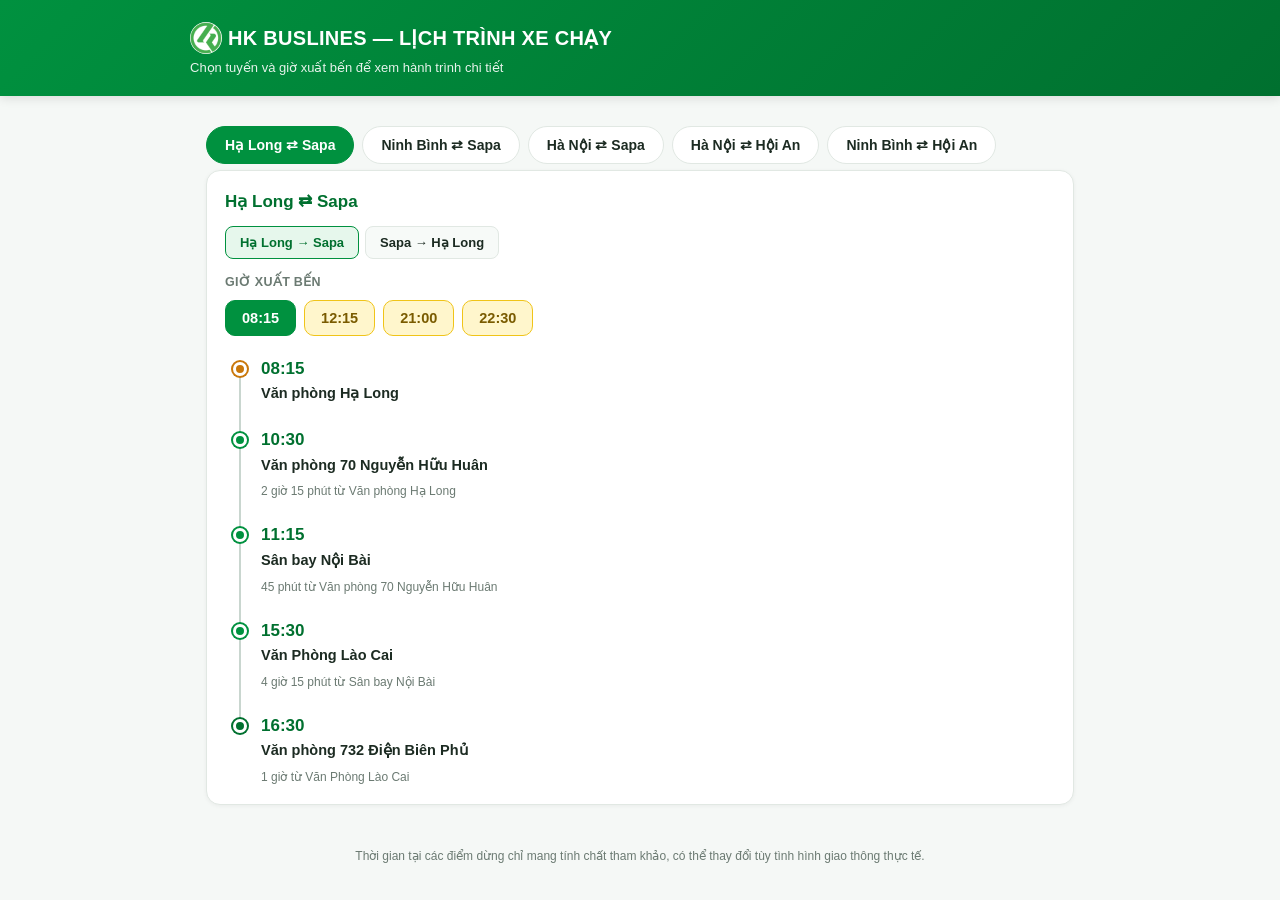
<file: Lich_Trinh_Xe.html>
<!DOCTYPE html>
<html lang="vi">
<head>
<meta charset="UTF-8">
<meta name="viewport" content="width=device-width, initial-scale=1.0">
<title>HK Buslines - Lịch trình xe chạy</title>
<link rel="icon" type="image/png" href="[data-uri]">
<style>
  :root{
    --green:#00913f;
    --green-dark:#00702f;
    --green-light:#e6f7ec;
    --yellow:#fff6cc;
    --yellow-border:#f0c419;
    --yellow-text:#7a5b00;
    --text:#1c2b22;
    --muted:#6b7a72;
    --border:#e1e8e3;
    --table-border:#c9d6cf;
    --bg:#f5f8f6;
    --card:#ffffff;
    --surface:#ffffff;
    --surface-2:#f7faf8;
    --hover-bg:#eef7f1;
    --line:#c9d6cf;
    color-scheme:light;
  }
  :root[data-theme="dark"]{
    --green:#218c50;
    --green-dark:#62bc89;
    --green-light:#172b20;
    --yellow:#3a2f14;
    --yellow-border:#8a6a1f;
    --yellow-text:#f0cf7a;
    --text:#e7ede9;
    --muted:#93a59b;
    --border:#2a332e;
    --table-border:#333f38;
    --bg:#101613;
    --card:#1a221e;
    --surface:#1a221e;
    --surface-2:#212b25;
    --hover-bg:#1e2c24;
    --line:#333f38;
    color-scheme:dark;
  }
  *{box-sizing:border-box;}
  body{
    margin:0; font-family:-apple-system,BlinkMacSystemFont,"Segoe UI",Roboto,Helvetica,Arial,sans-serif;
    background:var(--bg); color:var(--text); line-height:1.5;
  }
  header{
    background:linear-gradient(135deg,var(--green),var(--green-dark));
    color:#fff; padding:22px 16px 18px;
    position:sticky; top:0; z-index:50; box-shadow:0 2px 10px rgba(0,0,0,.12);
  }
  header .wrap{max-width:900px; margin:0 auto;}
  header h1{margin:0 0 4px; font-size:20px; letter-spacing:.3px; display:flex; align-items:center; gap:6px;}
  .hk-logo{height:32px; width:32px; border-radius:50%; vertical-align:middle; object-fit:cover; background:#fff; flex-shrink:0;}
  header .sub{font-size:13px; opacity:.9;}

  main{max-width:900px; margin:0 auto; padding:16px;}

  nav.route-tabs{display:flex; gap:8px; overflow-x:auto; padding:14px 0 6px; -webkit-overflow-scrolling:touch;}
  nav.route-tabs::-webkit-scrollbar{height:5px;}
  nav.route-tabs::-webkit-scrollbar-thumb{background:#c8d6cd;border-radius:5px;}
  .tab-btn{
    white-space:nowrap; padding:10px 18px; border-radius:999px; border:1.5px solid var(--border);
    background:var(--surface); color:var(--text); font-size:14px; font-weight:700; cursor:pointer;
    transition:.15s;
  }
  .tab-btn:hover{border-color:var(--green);}
  .tab-btn.active{background:var(--green); border-color:var(--green); color:#fff;}

  .card{background:var(--card); border-radius:14px; padding:18px; margin-bottom:18px; box-shadow:0 1px 4px rgba(0,0,0,.05); border:1px solid var(--border);}
  .route-title{font-size:17px; font-weight:700; color:var(--green-dark); margin:0 0 12px;}

  .dir-toggle{display:flex; flex-wrap:wrap; gap:6px; margin-bottom:14px;}
  .dir-btn{
    padding:8px 14px; border-radius:8px; border:1px solid var(--border); background:var(--surface-2);
    font-size:13px; cursor:pointer; font-weight:600; color:var(--text);
  }
  .dir-btn.active{background:var(--green-light); border-color:var(--green); color:var(--green-dark);}

  .dep-label{font-size:12.5px; color:var(--muted); margin-bottom:8px; font-weight:600; text-transform:uppercase; letter-spacing:.3px;}
  .dep-chips{display:flex; flex-wrap:wrap; gap:8px; margin-bottom:20px;}
  .dep-chip{
    padding:9px 16px; border-radius:10px; border:1.5px solid var(--yellow-border); background:var(--yellow);
    color:var(--yellow-text); font-size:14.5px; font-weight:700; cursor:pointer; font-variant-numeric:tabular-nums;
  }
  .dep-chip.active{background:var(--green); border-color:var(--green); color:#fff;}

  .timeline{position:relative; margin-left:6px;}
  .stop{position:relative; padding:0 0 22px 30px;}
  .stop::before{content:""; position:absolute; left:8px; top:13px; bottom:-13px; width:2px; background:var(--line);}
  .stop:last-child{padding-bottom:0;}
  .stop:last-child::before{display:none;}
  .stop .dot{
    position:absolute; left:2px; top:6px; width:14px; height:14px; border-radius:50%;
    background:var(--green); border:3px solid var(--card); box-shadow:0 0 0 2px var(--green); z-index:1;
  }
  .stop:first-child .dot{background:#c9770a; box-shadow:0 0 0 2px #c9770a;}
  .stop:last-child .dot{background:var(--green-dark); box-shadow:0 0 0 2px var(--green-dark);}
  .stop .time-row{display:flex; align-items:baseline; gap:8px; flex-wrap:wrap;}
  .stop .time{font-size:17px; font-weight:800; color:var(--green-dark); font-variant-numeric:tabular-nums;}
  .stop .daybadge{font-size:10.5px; font-weight:700; color:#fff; background:#c9770a; border-radius:5px; padding:1px 6px;}
  .stop .place{font-size:14.5px; font-weight:600; margin-top:2px;}
  .stop .duration{font-size:12px; color:var(--muted); margin-top:6px;}

  footer{max-width:900px; margin:0 auto; padding:8px 16px 32px; font-size:12px; color:var(--muted); text-align:center;}
</style>
</head>
<body>

<header>
  <div class="wrap">
    <h1><img src="[data-uri]" alt="HK Buslines" class="hk-logo"> <span>HK BUSLINES — LỊCH TRÌNH XE CHẠY</span></h1>
    <div class="sub">Chọn tuyến và giờ xuất bến để xem hành trình chi tiết</div>
  </div>
</header>

<main>
  <nav class="route-tabs" id="routeTabs"></nav>
  <div id="routeContent"></div>
</main>

<footer>Thời gian tại các điểm dừng chỉ mang tính chất tham khảo, có thể thay đổi tùy tình hình giao thông thực tế.</footer>

<script>
const ROUTES = [
  {
    "id": "hl-sp",
    "from": "Hạ Long",
    "to": "Sapa",
    "name": "Hạ Long ⇄ Sapa",
    "directions": [
      {
        "label": "Hạ Long → Sapa",
        "departures": [
          "08:15",
          "12:15",
          "21:00",
          "22:30"
        ],
        "stops": [
          {
            "offset": 0,
            "name": "Văn phòng Hạ Long"
          },
          {
            "offset": 135,
            "name": "Văn phòng 70 Nguyễn Hữu Huân"
          },
          {
            "offset": 180,
            "name": "Sân bay Nội Bài"
          },
          {
            "offset": 435,
            "name": "Văn Phòng Lào Cai"
          },
          {
            "offset": 495,
            "name": "Văn phòng 732 Điện Biên Phủ"
          }
        ]
      },
      {
        "label": "Sapa → Hạ Long",
        "departures": [
          "08:30",
          "11:30",
          "21:30",
          "22:15"
        ],
        "stops": [
          {
            "offset": 0,
            "name": "Văn phòng 732 Điện Biên Phủ"
          },
          {
            "offset": 60,
            "name": "Văn Phòng Lào Cai"
          },
          {
            "offset": 315,
            "name": "Sân bay Nội Bài"
          },
          {
            "offset": 360,
            "name": "Văn phòng 70 Nguyễn Hữu Huân"
          },
          {
            "offset": 495,
            "name": "Văn phòng Hạ Long"
          }
        ]
      }
    ]
  },
  {
    "id": "nb-sp",
    "from": "Ninh Bình",
    "to": "Sapa",
    "name": "Ninh Bình ⇄ Sapa",
    "directions": [
      {
        "label": "Ninh Bình → Sapa",
        "departures": [
          "06:30",
          "09:00",
          "11:30",
          "21:00",
          "21:30",
          "22:30"
        ],
        "stops": [
          {
            "offset": 0,
            "name": "Văn phòng 2A đường 27/7 Thành phố Ninh Bình"
          },
          {
            "offset": 120,
            "name": "Văn phòng 70 Nguyễn Hữu Huân (Hà Nội)"
          },
          {
            "offset": 165,
            "name": "Sân bay Nội Bài"
          },
          {
            "offset": 405,
            "name": "Văn Phòng Lào Cai"
          },
          {
            "offset": 465,
            "name": "Văn phòng 732 Điện Biên Phủ"
          }
        ]
      },
      {
        "label": "Sapa → Ninh Bình",
        "departures": [
          "00:00",
          "02:45",
          "03:00",
          "03:15",
          "03:30",
          "04:00",
          "04:05",
          "04:15",
          "04:30",
          "04:45",
          "07:00",
          "08:00",
          "08:15",
          "08:30",
          "09:00",
          "09:15",
          "09:30",
          "10:00",
          "10:15",
          "10:30",
          "11:00",
          "11:15",
          "11:30",
          "12:00",
          "12:30",
          "13:00",
          "13:15",
          "13:30",
          "13:45",
          "14:00",
          "14:15",
          "14:30",
          "15:00",
          "15:15",
          "15:30",
          "16:00",
          "16:15",
          "16:30",
          "16:45",
          "17:00",
          "17:30",
          "18:00",
          "18:15",
          "18:30",
          "19:00",
          "19:15",
          "19:30",
          "20:00",
          "21:00",
          "21:15",
          "22:00",
          "22:15",
          "22:30",
          "23:00",
          "23:05",
          "23:15",
          "23:30",
          "23:45"
        ],
        "stops": [
          {
            "offset": 0,
            "name": "Văn phòng 732 Điện Biên Phủ"
          },
          {
            "offset": 60,
            "name": "Văn Phòng Lào Cai"
          },
          {
            "offset": 300,
            "name": "Sân bay Nội Bài"
          },
          {
            "offset": 345,
            "name": "Văn phòng 70 Nguyễn Hữu Huân (Hà Nội)"
          },
          {
            "offset": 465,
            "name": "Văn phòng 2A đường 27/7 Thành phố Ninh Bình"
          }
        ]
      }
    ]
  },
  {
    "id": "hn-sp",
    "from": "Hà Nội",
    "to": "Sapa",
    "name": "Hà Nội ⇄ Sapa",
    "directions": [
      {
        "label": "Hà Nội → Sapa",
        "departures": [
          "01:30",
          "03:15",
          "06:15",
          "06:30",
          "06:45",
          "06:46",
          "07:00",
          "07:01",
          "07:05",
          "08:00",
          "09:00",
          "09:15",
          "09:30",
          "10:00",
          "10:30",
          "11:00",
          "11:15",
          "12:30",
          "13:30",
          "14:00",
          "14:30",
          "15:00",
          "16:00",
          "17:00",
          "21:30",
          "22:00",
          "22:15",
          "22:16",
          "22:30",
          "22:31",
          "22:45",
          "23:00",
          "23:01",
          "23:30",
          "23:45",
          "23:46",
          "23:55",
          "23:59"
        ],
        "stops": [
          {
            "offset": 0,
            "name": "Văn phòng 70 Nguyễn Hữu Huân"
          },
          {
            "offset": 60,
            "name": "Sân bay Nội Bài"
          },
          {
            "offset": 300,
            "name": "Văn Phòng Lào Cai"
          },
          {
            "offset": 360,
            "name": "Văn phòng 732 Điện Biên Phủ"
          }
        ]
      },
      {
        "label": "Sapa → Hà Nội",
        "departures": [
          "07:00",
          "08:00",
          "08:15",
          "08:30",
          "09:00",
          "09:15",
          "09:30",
          "10:00",
          "10:15",
          "11:00",
          "11:15",
          "11:30",
          "12:30",
          "13:00",
          "13:15",
          "13:30",
          "14:00",
          "14:15",
          "14:30",
          "15:00",
          "16:00",
          "16:15",
          "17:00",
          "18:00",
          "19:00",
          "21:30",
          "22:00",
          "22:15",
          "23:00",
          "23:05",
          "23:15",
          "23:30",
          "23:45"
        ],
        "stops": [
          {
            "offset": 0,
            "name": "Văn phòng 732 Điện Biên Phủ"
          },
          {
            "offset": 60,
            "name": "Văn Phòng Lào Cai"
          },
          {
            "offset": 300,
            "name": "Sân bay Nội Bài"
          },
          {
            "offset": 360,
            "name": "Văn phòng 70 Nguyễn Hữu Huân"
          }
        ]
      },
      {
        "label": "Sân bay Nội Bài → Sapa",
        "departures": [
          "00:00",
          "00:01",
          "00:15",
          "00:30",
          "00:45",
          "00:46",
          "00:55",
          "00:59",
          "01:15",
          "01:30",
          "02:30",
          "04:15",
          "07:15",
          "07:30",
          "07:45",
          "07:46",
          "08:00",
          "08:01",
          "08:05",
          "09:00",
          "09:15",
          "10:00",
          "10:15",
          "10:30",
          "11:00",
          "11:15",
          "11:30",
          "11:45",
          "12:00",
          "12:15",
          "13:30",
          "14:15",
          "14:30",
          "15:00",
          "15:15",
          "15:30",
          "16:00",
          "17:00",
          "18:00",
          "22:30",
          "23:00",
          "23:15",
          "23:16",
          "23:30",
          "23:31",
          "23:45"
        ],
        "stops": [
          {
            "offset": 0,
            "name": "Sân bay Nội Bài"
          },
          {
            "offset": 240,
            "name": "Văn Phòng Lào Cai"
          },
          {
            "offset": 300,
            "name": "Văn phòng 732 Điện Biên Phủ"
          }
        ]
      },
      {
        "label": "Sapa → Sân bay Nội Bài",
        "departures": [
          "00:00",
          "02:45",
          "03:00",
          "03:15",
          "03:30",
          "04:00",
          "04:05",
          "04:15",
          "04:30",
          "04:45",
          "08:30",
          "11:30",
          "12:00",
          "13:00",
          "13:15",
          "13:30",
          "13:45",
          "14:00",
          "14:15",
          "14:30",
          "15:00",
          "15:15",
          "15:30",
          "16:00",
          "16:15",
          "16:30",
          "16:45",
          "17:30",
          "18:00",
          "18:15",
          "18:30",
          "19:00",
          "19:15",
          "19:30",
          "20:00",
          "21:00",
          "21:15",
          "21:30",
          "22:00",
          "22:15",
          "23:00"
        ],
        "stops": [
          {
            "offset": 0,
            "name": "Văn phòng 732 Điện Biên Phủ"
          },
          {
            "offset": 60,
            "name": "Văn Phòng Lào Cai"
          },
          {
            "offset": 300,
            "name": "Sân bay Nội Bài"
          }
        ]
      }
    ]
  },
  {
    "id": "hn-ha",
    "from": "Hà Nội",
    "to": "Hội An",
    "name": "Hà Nội ⇄ Hội An",
    "directions": [
      {
        "label": "Hà Nội → Hội An",
        "departures": [
          "18:00",
          "18:30",
          "19:00",
          "19:30",
          "19:36",
          "20:00",
          "20:30",
          "20:35",
          "21:00"
        ],
        "stops": [
          {
            "offset": 0,
            "name": "Văn phòng 70 Nguyễn Hữu Huân"
          },
          {
            "offset": 120,
            "name": "Văn phòng 2A đường 27/7 Thành phố Ninh Bình"
          },
          {
            "offset": 480,
            "name": "Khách sạn Thượng Hải"
          },
          {
            "offset": 525,
            "name": "Ga Đồng Hới"
          },
          {
            "offset": 630,
            "name": "Khách sạn Long Khang"
          },
          {
            "offset": 720,
            "name": "Văn phòng Huế"
          },
          {
            "offset": 840,
            "name": "Văn phòng Đà Nẵng"
          },
          {
            "offset": 900,
            "name": "Văn phòng Hội An"
          }
        ]
      },
      {
        "label": "Hội An → Hà Nội",
        "departures": [
          "15:00",
          "16:00",
          "17:00",
          "18:30",
          "19:30",
          "20:30",
          "21:00"
        ],
        "stops": [
          {
            "offset": 0,
            "name": "Văn phòng Hội An"
          },
          {
            "offset": 60,
            "name": "Văn phòng Đà Nẵng"
          },
          {
            "offset": 180,
            "name": "Văn phòng Huế"
          },
          {
            "offset": 270,
            "name": "Khách sạn Long Khang"
          },
          {
            "offset": 375,
            "name": "Ga Đồng Hới"
          },
          {
            "offset": 420,
            "name": "Khách sạn Thượng Hải"
          },
          {
            "offset": 780,
            "name": "Văn phòng 2A đường 27/7 Thành phố Ninh Bình"
          },
          {
            "offset": 900,
            "name": "Văn phòng 70 Nguyễn Hữu Huân"
          }
        ]
      }
    ]
  },
  {
    "id": "nb-ha",
    "from": "Ninh Bình",
    "to": "Hội An",
    "name": "Ninh Bình ⇄ Hội An",
    "directions": [
      {
        "label": "Ninh Bình → Hội An",
        "departures": [
          "20:00",
          "20:30",
          "21:00",
          "21:30",
          "21:36",
          "22:00",
          "22:30",
          "22:35",
          "23:00"
        ],
        "stops": [
          {
            "offset": 0,
            "name": "Văn phòng 2A đường 27/7 Thành phố Ninh Bình"
          },
          {
            "offset": 360,
            "name": "Khách sạn Thượng Hải"
          },
          {
            "offset": 405,
            "name": "Ga Đồng Hới"
          },
          {
            "offset": 510,
            "name": "Khách sạn Long Khang"
          },
          {
            "offset": 600,
            "name": "Văn phòng Huế"
          },
          {
            "offset": 720,
            "name": "Văn phòng Đà Nẵng"
          },
          {
            "offset": 780,
            "name": "Văn phòng Hội An"
          }
        ]
      },
      {
        "label": "Hội An → Ninh Bình",
        "departures": [
          "15:00",
          "16:00",
          "17:00",
          "18:30",
          "19:30",
          "20:30",
          "21:00"
        ],
        "stops": [
          {
            "offset": 0,
            "name": "Văn phòng Hội An"
          },
          {
            "offset": 60,
            "name": "Văn phòng Đà Nẵng"
          },
          {
            "offset": 180,
            "name": "Văn phòng Huế"
          },
          {
            "offset": 270,
            "name": "Khách sạn Long Khang"
          },
          {
            "offset": 375,
            "name": "Ga Đồng Hới"
          },
          {
            "offset": 420,
            "name": "Khách sạn Thượng Hải"
          },
          {
            "offset": 780,
            "name": "Văn phòng 2A đường 27/7 Thành phố Ninh Bình"
          }
        ]
      }
    ]
  }
];

function fmtTime(totalMin){
  const m = ((totalMin % 1440) + 1440) % 1440;
  const day = Math.floor(totalMin / 1440);
  const hh = String(Math.floor(m/60)).padStart(2,'0');
  const mm = String(m%60).padStart(2,'0');
  return {label: hh+':'+mm, day};
}
function parseHM(s){
  const [h,m] = s.split(':').map(Number);
  return h*60+m;
}
function durLabel(mins){
  const h = Math.floor(mins/60), m = mins%60;
  if(h && m) return h+' giờ '+m+' phút';
  if(h) return h+' giờ';
  return m+' phút';
}

let activeRoute = ROUTES[0].id;
let activeDep = {};
let activeDir = {};

function render(){
  const tabsEl = document.getElementById('routeTabs');
  tabsEl.innerHTML = ROUTES.map(r =>
    `<button class="tab-btn ${r.id===activeRoute?'active':''}" data-route="${r.id}">${r.name}</button>`
  ).join('');
  tabsEl.querySelectorAll('.tab-btn').forEach(btn=>{
    btn.addEventListener('click', ()=>{ activeRoute = btn.dataset.route; render(); });
  });

  const route = ROUTES.find(r=>r.id===activeRoute);

  let dirToggleHtml = '';
  let departures, stops;
  if(route.directions){
    if(activeDir[route.id]===undefined) activeDir[route.id] = 0;
    const dirIdx = activeDir[route.id];
    const dir = route.directions[dirIdx];
    departures = dir.departures;
    stops = dir.stops;
    dirToggleHtml = `<div class="dir-toggle">${route.directions.map((d,i)=>
      `<button class="dir-btn ${i===dirIdx?'active':''}" data-dir="${i}">${d.label}</button>`
    ).join('')}</div>`;
  } else {
    departures = route.departures;
    stops = route.stops;
  }

  const depKey = route.id + (route.directions ? ':' + activeDir[route.id] : '');
  if(!activeDep[depKey]) activeDep[depKey] = departures[0];
  const dep = activeDep[depKey];
  const depMin = parseHM(dep);

  const chips = departures.map(d =>
    `<button class="dep-chip ${d===dep?'active':''}" data-dep="${d}">${d}</button>`
  ).join('');

  const stopsHtml = stops.map((s,i)=>{
    const t = fmtTime(depMin + s.offset);
    const dayBadge = t.day>0 ? `<span class="daybadge">+${t.day} ngày</span>` : '';
    let durHtml = '';
    if(i>0){
      const prevOffset = stops[i-1].offset;
      durHtml = `<div class="duration">${durLabel(s.offset-prevOffset)} từ ${stops[i-1].name}</div>`;
    }
    return `<div class="stop">
      <div class="dot"></div>
      <div class="time-row"><span class="time">${t.label}</span>${dayBadge}</div>
      <div class="place">${s.name}</div>
      ${durHtml}
    </div>`;
  }).join('');

  document.getElementById('routeContent').innerHTML = `
    <div class="card">
      <div class="route-title">${route.name}</div>
      ${dirToggleHtml}
      <div class="dep-label">Giờ xuất bến</div>
      <div class="dep-chips">${chips}</div>
      <div class="timeline">${stopsHtml}</div>
    </div>
  `;

  document.querySelectorAll('.dir-btn').forEach(btn=>{
    btn.addEventListener('click', ()=>{ activeDir[route.id] = Number(btn.dataset.dir); render(); });
  });
  document.querySelectorAll('.dep-chip').forEach(btn=>{
    btn.addEventListener('click', ()=>{ activeDep[depKey] = btn.dataset.dep; render(); });
  });
}

render();
</script>

</body>
</html>
</file>
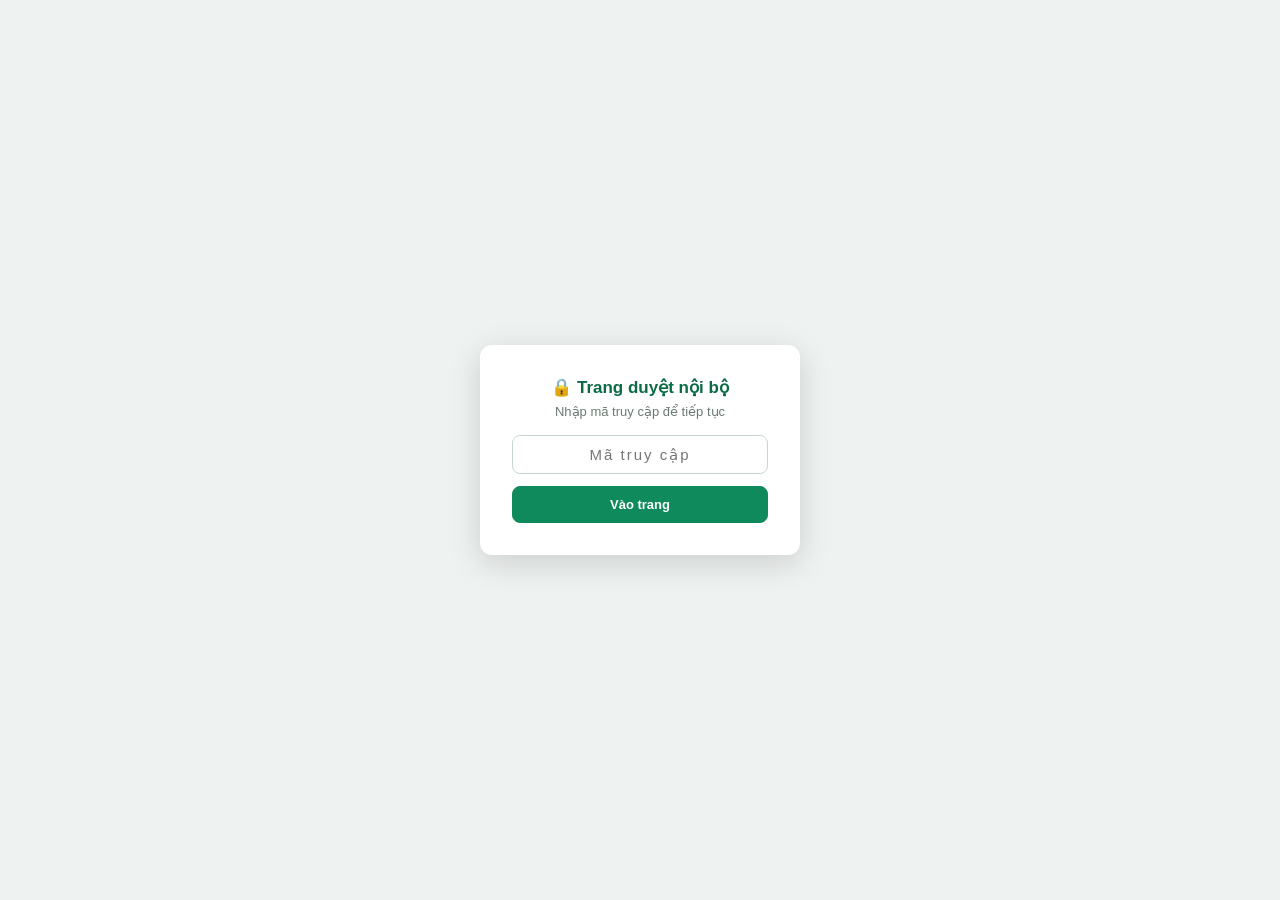
<file: hoan-tien/duyet.html>
<!DOCTYPE html>
<html lang="vi">
<head>
<meta charset="UTF-8">
<meta name="viewport" content="width=device-width, initial-scale=1.0">
<title>Duyệt đề nghị hoàn tiền</title>
<link rel="icon" type="image/png" href="favicon.png">
<link rel="stylesheet" href="styles.css">
</head>
<body>

<div class="gate no-print" id="gate">
  <div class="gate-box">
    <h2>🔒 Trang duyệt nội bộ</h2>
    <p>Nhập mã truy cập để tiếp tục</p>
    <input type="password" id="gateInput" placeholder="Mã truy cập" autocomplete="off">
    <button class="btn primary" id="gateBtn">Vào trang</button>
    <div class="gate-err" id="gateErr">Sai mã truy cập, thử lại.</div>
  </div>
</div>

<div class="toolbar no-print">
  <div class="title"><span class="dot"></span> <span id="pageTitle">Duyệt đề nghị hoàn tiền — Tất cả văn phòng</span></div>
  <button class="btn" id="btnRefresh">↻ Làm mới</button>
</div>

<div id="app"></div>

<script type="module">
import {
  DEPARTMENTS, STATUS_LABEL, statusLabelFor, fmtVND, amountSummaryHtml, fmtDate, fmtDateTime, buildVietQRUrl, attachmentLinksHtml, hasUnresolvedRejectedLine, parseNum, signatureImgHtml, apiList, apiPost
} from "./shared.js";

// ==== Mã truy cập nội bộ ====
// LƯU Ý BẢO MẬT: chỉ là rào chắn giao diện, không phải bảo mật thật (không có đăng nhập tài khoản).
// Đổi mã tại đây:
const ACCESS_CODE = "hk2026";
const GATE_KEY = "hk_duyet_access_ok";
const gate = document.getElementById("gate");
if (localStorage.getItem(GATE_KEY) === "1") gate.style.display = "none";
document.getElementById("gateBtn").addEventListener("click", checkGate);
document.getElementById("gateInput").addEventListener("keydown", e => { if (e.key === "Enter") checkGate(); });
function checkGate() {
  if (document.getElementById("gateInput").value === ACCESS_CODE) {
    localStorage.setItem(GATE_KEY, "1"); gate.style.display = "none";
  } else {
    document.getElementById("gateErr").style.display = "block";
  }
}

const app = document.getElementById("app");
let allRequests = [];
let currentDept = null; // null = màn hình tổng quan
let currentTab = "cho_duyet";
let selectedCode = null;

async function loadData() {
  app.innerHTML = '<div class="loading-note">Đang tải dữ liệu...</div>';
  try {
    allRequests = await apiList();
  } catch (e) {
    app.innerHTML = '<div class="empty-note">Lỗi tải dữ liệu: ' + e.message + '<br>Kiểm tra API_URL trong shared.js.</div>';
    return;
  }
  render();
}
document.getElementById("btnRefresh").addEventListener("click", loadData);

function render() {
  if (!currentDept) { renderOverview(); return; }
  renderDeptView();
}

function renderOverview() {
  document.getElementById("pageTitle").textContent = "Duyệt đề nghị hoàn tiền — Tất cả văn phòng";

  // Trong số đang chờ duyệt, đơn nào là nộp mới lần đầu (chưa từng bị từ
  // chối/gửi lại/bổ sung) so với đơn nộp bổ sung (đã từng bị trả lại để
  // sửa, giờ VP gửi lại đang chờ duyệt lại).
  const totalNewPending = allRequests.filter(r => r.status === "cho_duyet" && !r.supplementOf && !(r.history && r.history.length)).length;
  const totalSupplementPending = allRequests.filter(r => r.status === "cho_duyet" && (r.supplementOf || (r.history && r.history.length))).length;
  const totalAwaitingPay = allRequests.filter(r => r.status === "da_duyet").length;
  const totalDone = allRequests.filter(r => r.status === "da_chi").length;
  const totalNeedsAction = allRequests.filter(r => r.status !== "tu_choi" && hasUnresolvedRejectedLine(r)).length;
  const summaryHtml = `
    <div class="overview-summary">
      <div class="sum-item new ${totalNewPending === 0 ? "zero" : ""}"><b>${totalNewPending}</b> đơn nộp mới</div>
      <div class="sum-item supplement ${totalSupplementPending === 0 ? "zero" : ""}"><b>${totalSupplementPending}</b> đơn nộp bổ sung</div>
      <div class="sum-item payout ${totalAwaitingPay === 0 ? "zero" : ""}"><b>${totalAwaitingPay}</b> đơn duyệt chờ chi</div>
      <div class="sum-item done ${totalDone === 0 ? "zero" : ""}"><b>${totalDone}</b> đơn hoàn thành</div>
      <div class="sum-item warn ${totalNeedsAction === 0 ? "zero" : ""}"><b>${totalNeedsAction}</b> đơn chờ bổ sung sửa chữa</div>
    </div>`;

  const html = DEPARTMENTS.map(d => {
    const items = allRequests.filter(r => r.department === d.name);
    const pending = items.filter(r => r.status === "cho_duyet").length;
    const awaitingPay = items.filter(r => r.status === "da_duyet").length;
    const done = items.filter(r => r.status === "da_chi").length;
    return `
      <div class="dept-card" data-name="${d.name}">
        <div class="name">${d.name} <span class="arrow">→</span></div>
        <div class="stats">
          <span class="pending-count ${pending === 0 ? "zero" : ""}">${pending} chờ duyệt</span>
          <span class="payout-count ${awaitingPay === 0 ? "zero" : ""}">${awaitingPay} chờ chi</span>
          <span class="done-count ${done === 0 ? "zero" : ""}">${done} hoàn thành</span>
        </div>
      </div>`;
  }).join("");
  app.innerHTML = summaryHtml + '<div class="dept-grid">' + html + '</div>';
  app.querySelectorAll(".dept-card").forEach(card => {
    card.addEventListener("click", () => {
      currentDept = card.dataset.name;
      currentTab = pickDefaultTab_(allRequests.filter(r => r.department === card.dataset.name));
      selectedCode = null;
      render();
    });
  });
}

// Vào 1 văn phòng: ưu tiên mở đúng tab đang có đơn thay vì luôn mặc định
// "Chờ duyệt" — tránh cảm giác "trống trơn" khi đơn đã được xử lý xong và
// nằm ở tab khác (vd vừa duyệt xong thì đơn nằm ở "Đã duyệt - chờ chi").
function pickDefaultTab_(deptItems) {
  var priority = ["cho_duyet", "da_duyet", "da_chi", "tu_choi"];
  for (var i = 0; i < priority.length; i++) {
    if (deptItems.some(function (r) { return r.status === priority[i]; })) return priority[i];
  }
  return "cho_duyet";
}

const TABS = [
  { key: "cho_duyet", label: "Chờ duyệt" },
  { key: "da_duyet", label: "Đã duyệt - chờ chi" },
  { key: "da_chi", label: "Hoàn thành" },
  { key: "tu_choi", label: "Từ chối" }
];

function renderDeptView() {
  document.getElementById("pageTitle").textContent = "Duyệt đề nghị hoàn tiền — " + currentDept;
  const deptItems = allRequests.filter(r => r.department === currentDept);

  const tabsHtml = TABS.map(t => {
    const count = deptItems.filter(r => r.status === t.key).length;
    return `<div class="tab ${t.key === currentTab ? "active" : ""}" data-key="${t.key}">${t.label} <span class="count">${count}</span></div>`;
  }).join("");

  const list = deptItems.filter(r => r.status === currentTab).sort((a, b) => new Date(b.createdAt) - new Date(a.createdAt));
  const listHtml = list.length ? list.map(r => `
    <div class="req-card st-${r.status}" data-code="${r.reqCode}">
      <div class="row1"><span class="code">${r.reqCode}</span><span class="amt">${amountSummaryHtml(r)}</span></div>
      ${r.supplementOf ? `<div class="supplement-tag">➕ Đơn bổ sung cho <b>${r.supplementOf}</b> (đơn từng bị từ chối 1 phần)</div>` : ""}
      <div class="meta">${r.requesterName} · ${fmtDateTime(r.createdAt)}${r.attachments && r.attachments.length ? ` · <span class="attach-hint">📎 ${r.attachments.length}</span>` : ""}${r.history && r.history.length ? ` · <span class="resubmit-hint">🔁 gửi lại ${r.history.length} lần</span>` : ""}${r.status !== "tu_choi" && hasUnresolvedRejectedLine(r) ? ` · <span class="partial-flag">⚠ có mục bị từ chối, VP chưa xử lý</span>` : ""}</div>
      <div class="reason">${r.reason || ""}</div>
    </div>`).join("") : '<div class="empty-note">Không có đơn nào.</div>';

  app.innerHTML = `
    <div class="duyet-split">
      <div class="req-list no-print">
        <div class="back-link" id="backLink">← Tất cả văn phòng</div>
        <div class="tabs">${tabsHtml}</div>
        <div id="listContainer">${listHtml}</div>
      </div>
      <div id="detailContainer" class="detail-pane">
        <div class="detail-placeholder no-print">← Chọn 1 đơn bên trái để xem chi tiết</div>
      </div>
    </div>
  `;

  document.getElementById("backLink").addEventListener("click", () => { currentDept = null; render(); });
  app.querySelectorAll(".tab").forEach(t => t.addEventListener("click", () => { currentTab = t.dataset.key; selectedCode = null; render(); }));
  app.querySelectorAll(".req-card").forEach(c => c.addEventListener("click", () => { selectedCode = c.dataset.code; renderDetail(); }));

  if (selectedCode) renderDetail();
}

function renderDetail() {
  const d = allRequests.find(r => r.reqCode === selectedCode);
  const container = document.getElementById("detailContainer");
  if (!d) { container.innerHTML = ""; return; }

  const editable = d.status === "cho_duyet";
  const rowsHtml = (d.rows || []).map((r, i) => {
    let reasonCell = r.reason || "";
    if (!editable && r.lineStatus === "tu_choi") {
      // Đã xử lý xong: gộp lại 1 dòng gọn, không lặp lại "Từ chối" 2 lần.
      // Chưa xử lý: cần cảnh báo rõ nên vẫn giữ 2 dòng để dễ thấy.
      reasonCell += r.lineResolved
        ? `<div style="color:var(--green-dark); font-size:11px;">✓ Từ chối (VP đã xử lý)${r.lineRejectReason ? ": " + r.lineRejectReason : ""}</div>`
        : `<div style="color:var(--danger); font-size:11px; margin-top:2px;">✕ Từ chối dòng${r.lineRejectReason ? ": " + r.lineRejectReason : ""}</div>` +
          `<div style="color:var(--warn); font-size:11px; font-weight:700;">⚠ VP chưa xử lý dòng này</div>`;
    }
    let decisionHtml = "";
    if (editable) {
      decisionHtml = `<div class="no-print" style="margin-top:5px; padding-top:5px; border-top:1px dashed var(--border); text-align:left;">
        <label style="font-size:11px; margin-right:8px;"><input type="radio" name="line-${i}" value="duyet" class="line-radio" data-idx="${i}" checked> Duyệt</label>
        <label style="font-size:11px;"><input type="radio" name="line-${i}" value="tu_choi" class="line-radio" data-idx="${i}"> Từ chối</label>
        <input type="text" class="line-reason-input" data-idx="${i}" placeholder="Lý do từ chối dòng này" style="display:none; width:100%; margin-top:4px; font-size:11px; padding:3px 6px; border:1px solid var(--border); border-radius:4px;">
      </div>`;
    }
    return `<tr><td class="idx" data-label="STT">${i + 1}</td><td data-label="Ngày">${fmtDate(r.date)}</td><td data-label="Nội dung">${r.code || ""}</td>
     <td data-label="Tiền hàng">${fmtVND(r.goods)}</td><td data-label="Thuế GTGT">${fmtVND(r.vat)}</td><td class="total-cell" data-label="Tổng tiền">${fmtVND(r.goods + r.vat)}</td>
     <td data-label="Lý do / Ghi chú" style="text-align:left;">${reasonCell}${decisionHtml}</td></tr>`;
  }).join("");

  const qrUrl = buildVietQRUrl(d.bankName, d.bankAccount, d.totalApproved != null ? d.totalApproved : d.totalRequest, d.reqCode, d.beneficiary);

  let actionsHtml = "";
  if (editable) {
    actionsHtml =
      '<span style="font-size:12px; color:var(--muted);">Tổng sẽ duyệt: <b id="computedApprovedTotal" style="color:var(--green-dark);">' + fmtVND(d.totalRequest) + '</b></span>' +
      '<button class="btn primary" id="btnConfirmApprove">Xác nhận duyệt</button>' +
      '<button class="btn warn" id="btnRejectSupplement" title="Từ chối, nhưng vẫn cho văn phòng sửa & gửi lại">🔁 Từ chối - cho nộp bổ sung</button>' +
      '<button class="btn danger" id="btnRejectFinal" title="Từ chối hẳn, không cho gửi lại đơn này nữa">🚫 Từ chối</button>';
  } else if (d.status === "da_duyet") {
    // Còn mục bị từ chối mà VP chưa xử lý (chưa chấp nhận / chưa gửi bổ sung)
    // — vẫn cho chi nếu cần gấp, nhưng cảnh báo rõ trước khi bấm.
    const unresolved = hasUnresolvedRejectedLine(d);
    actionsHtml =
      (unresolved ? '<span style="font-size:12px; color:var(--danger); font-weight:700;">⚠ VP chưa xử lý mục bị từ chối</span>' : '') +
      '<button class="btn primary" id="btnPaid">💰 Đánh dấu đã chi</button>';
  }

  const historyHtml = (d.history && d.history.length) ? `
    <div class="resend-history no-print">
      <div class="hist-title">🔁 Đơn này đã được văn phòng gửi lại ${d.history.length} lần sau khi bị từ chối</div>
      ${d.history.map((h, i) => `<div class="hist-item">Lần ${i + 1}: bị từ chối bởi <b>${h.rejectedBy || "?"}</b> lúc ${fmtDateTime(h.rejectedAt)}${h.rejectReason ? " — Lý do: " + h.rejectReason : ""} · gửi lại lúc ${fmtDateTime(h.resubmittedAt)}</div>`).join("")}
    </div>` : "";

  // Hiện nổi bật ngay đầu trang, không để văn phòng phải cuộn xuống mới thấy —
  // file chứng từ thường là căn cứ để quyết định duyệt hay không.
  const attachHtml = (d.attachments && d.attachments.length) ? `
    <div class="attach-callout no-print">
      <div class="hist-title">📎 ${d.attachments.length} file đính kèm từ văn phòng</div>
      <div class="attach-links">${attachmentLinksHtml(d.attachments)}</div>
    </div>` : "";

  container.innerHTML = `
    <div class="detail-toolbar no-print">
      <span class="badge ${d.status}">${statusLabelFor(d)}</span>
      <div class="spacer"></div>${actionsHtml}
      <button class="btn" id="btnPrintDetail">🖨 In</button>
    </div>
    ${attachHtml}
    ${historyHtml}
    <div class="page-wrap">
      <div class="sheet">
        <div class="doc-header">
          <div class="logo-wrap"><img src="logo.png" style="height:46px;"></div>
          <div class="req-code-box">MÃ ĐỀ NGHỊ<div class="code-line"><b>${d.reqCode}</b></div></div>
        </div>
        <div class="company-name">Công Ty TNHH Dịch Vụ Vận Tải Và Thương Mại HK</div>
        <div class="kg"><div class="to-block">
          <div class="to-line"><span class="to-label">Kính gửi:</span><b>Ban Giám Đốc</b></div>
          <div class="to-line"><span class="to-label"></span>Phòng Tài Chính Kế Toán</div>
        </div></div>
        <div class="doc-title-block"><div class="doc-title">Giấy Đề Nghị Thanh Toán / Hoàn Tiền</div>
          <div class="doc-date">${fmtDateTime(d.createdAt)}</div></div>
        <table class="info-table">
          <tr><td class="label">Họ và tên người đề nghị:</td><td class="value-text">${d.requesterName}</td></tr>
          <tr><td class="label">Bộ phận / Văn phòng:</td><td class="value-text">${d.department}</td></tr>
          <tr><td class="label">Khung thời gian phát sinh:</td><td class="value-text">Từ ${fmtDate(d.fromDate)} đến ${fmtDate(d.toDate)}</td></tr>
          <tr><td class="label">Đề nghị / Nội dung:</td><td class="value-text">${d.reason}</td></tr>
          ${d.status === "tu_choi" ? `<tr><td class="label">Lý do từ chối:</td><td class="value-text" style="color:var(--danger); font-weight:600;">${d.rejectReason || ""}</td></tr>` : ""}
          ${d.supplementOf ? `<tr><td class="label">Bổ sung cho đơn:</td><td class="value-text" style="color:#254a9c; font-weight:600;">${d.supplementOf} (đơn từng bị từ chối 1 phần)</td></tr>` : ""}
        </table>
        <div class="invoice-scroll view-only">
          <table class="invoice stack-mobile">
            <colgroup><col style="width:6%"><col style="width:12%"><col style="width:16%"><col style="width:13%"><col style="width:13%"><col style="width:14%"><col style="width:26%"></colgroup>
            <thead><tr><th>STT</th><th>Ngày</th><th>Nội dung</th><th>Tiền hàng</th><th>Thuế GTGT</th><th>Tổng tiền</th><th>Lý do / Ghi chú</th></tr></thead>
            <tbody>${rowsHtml}</tbody>
          </table>
        </div>
        <div class="totals-bar">
          <div class="totals-cell"><span class="totals-label">Tổng tiền đề nghị</span><span class="totals-value">${fmtVND(d.totalRequest)}</span></div>
          <div class="totals-cell approved"><span class="totals-label">Tổng số được duyệt</span><span class="totals-value">${d.status === "tu_choi" ? '<span style="color:var(--danger); font-size:14px;">KHÔNG DUYỆT</span>' : fmtVND(d.totalApproved)}</span></div>
        </div>
        <div class="bank-section">
          <table class="bank-table">
            <tr><td class="label">Chuyển tiền vào STK:</td><td class="value-text">${d.bankAccount}</td></tr>
            <tr><td class="label">Tại ngân hàng:</td><td class="value-text">${d.bankName}</td></tr>
            <tr><td class="label">Người thụ hưởng:</td><td class="value-text">${d.beneficiary}</td></tr>
          </table>
          ${qrUrl ? `<div class="qr-box"><img src="${qrUrl}"><div class="qr-caption">Quét mã để chuyển khoản</div></div>` : ""}
        </div>
        <table class="approval">
          <thead><tr><th>Người Đề Nghị</th><th>Người Duyệt</th><th>Người Chi</th></tr></thead>
          <tbody><tr>
            <td><div class="signer-name">${d.requesterName}</div><div class="stamp-time">${fmtDateTime(d.createdAt)}</div></td>
            <td>${d.approvedBy ? `${signatureImgHtml(d.approvedBy)}<div class="signer-name">${d.approvedBy}</div><div class="stamp-time">${fmtDateTime(d.approvedAt)}</div>` : '<span class="sign-hint">Chưa duyệt</span>'}</td>
            <td>${d.paidBy ? `<div class="signer-name">${d.paidBy}</div><div class="stamp-time">${fmtDateTime(d.paidAt)}</div>` : '<span class="sign-hint">Chưa chi</span>'}</td>
          </tr></tbody>
        </table>
      </div>
    </div>
  `;

  document.getElementById("btnPrintDetail")?.addEventListener("click", () => window.print());
  document.getElementById("btnConfirmApprove")?.addEventListener("click", () => confirmApprove(d));
  document.getElementById("btnRejectSupplement")?.addEventListener("click", () => rejectRequest(d, false));
  document.getElementById("btnRejectFinal")?.addEventListener("click", () => rejectRequest(d, true));
  document.getElementById("btnPaid")?.addEventListener("click", () => markPaid(d));

  if (editable) {
    container.querySelectorAll(".line-radio").forEach(radio => {
      radio.addEventListener("change", () => updateLineDecisionUI(d));
    });
  }
}

function updateLineDecisionUI(d) {
  const rows = d.rows || [];
  let sum = 0;
  rows.forEach((r, i) => {
    const checked = document.querySelector('input[name="line-' + i + '"]:checked');
    const reasonInput = document.querySelector('.line-reason-input[data-idx="' + i + '"]');
    const isReject = checked && checked.value === "tu_choi";
    if (reasonInput) reasonInput.style.display = isReject ? "block" : "none";
    if (!isReject) sum += (r.goods + r.vat);
  });
  const el = document.getElementById("computedApprovedTotal");
  if (el) el.textContent = fmtVND(sum);
}

async function confirmApprove(d) {
  const rows = d.rows || [];
  for (let i = 0; i < rows.length; i++) {
    const checked = document.querySelector('input[name="line-' + i + '"]:checked');
    const isReject = checked && checked.value === "tu_choi";
    if (isReject) {
      const reasonInput = document.querySelector('.line-reason-input[data-idx="' + i + '"]');
      if (!reasonInput || !reasonInput.value.trim()) {
        alert("Vui lòng nhập lý do từ chối cho dòng " + (i + 1) + ".");
        return;
      }
    }
  }
  const name = prompt("Tên người duyệt:", "Ngô Văn Công");
  if (name === null) return;
  if (!name.trim()) return alert("Vui lòng nhập tên người duyệt.");

  let totalApproved = 0;
  const updatedRows = rows.map((r, i) => {
    const checked = document.querySelector('input[name="line-' + i + '"]:checked');
    const isReject = checked && checked.value === "tu_choi";
    const reasonInput = document.querySelector('.line-reason-input[data-idx="' + i + '"]');
    if (!isReject) totalApproved += (r.goods + r.vat);
    return Object.assign({}, r, {
      lineStatus: isReject ? "tu_choi" : "duyet",
      lineRejectReason: isReject ? (reasonInput ? reasonInput.value.trim() : "") : ""
    });
  });

  try {
    await apiPost({ action: "approve", reqCode: d.reqCode, approvedBy: name.trim(), totalApproved, rows: updatedRows });
    await loadData();
    const newStatus = totalApproved > 0 ? "da_duyet" : "tu_choi";
    currentDept = d.department; currentTab = newStatus; selectedCode = d.reqCode; render();
  } catch (e) { alert("Lỗi: " + e.message); }
}
async function rejectRequest(d, isFinal) {
  if (isFinal && !confirm("Từ chối HẲN đơn này — văn phòng sẽ KHÔNG thể sửa & gửi lại được nữa. Chắc chắn chưa?")) return;
  const reason = prompt("Lý do từ chối:", "");
  if (reason === null) return;
  if (!reason.trim()) return alert("Vui lòng nhập lý do từ chối.");
  const name = prompt("Tên người từ chối:", "Ngô Văn Công");
  if (name === null) return;
  try {
    await apiPost({ action: "reject", reqCode: d.reqCode, rejectReason: reason.trim(), approvedBy: name.trim() || "", rejectFinal: !!isFinal });
    await loadData();
    currentDept = d.department; currentTab = "tu_choi"; selectedCode = d.reqCode; render();
  } catch (e) { alert("Lỗi: " + e.message); }
}
async function markPaid(d) {
  if (hasUnresolvedRejectedLine(d)) {
    const proceed = confirm(
      "Đơn này còn mục bị từ chối mà văn phòng CHƯA xử lý (chưa chấp nhận, chưa gửi bổ sung).\n\n" +
      "Vẫn tiếp tục đánh dấu đã chi cho phần đã duyệt?"
    );
    if (!proceed) return;
  }
  const name = prompt("Tên kế toán xác nhận đã chi:", "");
  if (name === null) return;
  if (!name.trim()) return alert("Vui lòng nhập tên.");
  try {
    await apiPost({ action: "markPaid", reqCode: d.reqCode, paidBy: name.trim() });
    await loadData();
    currentDept = d.department; currentTab = "da_chi"; selectedCode = d.reqCode; render();
  } catch (e) { alert("Lỗi: " + e.message); }
}

loadData();
</script>
</body>
</html>
</file>
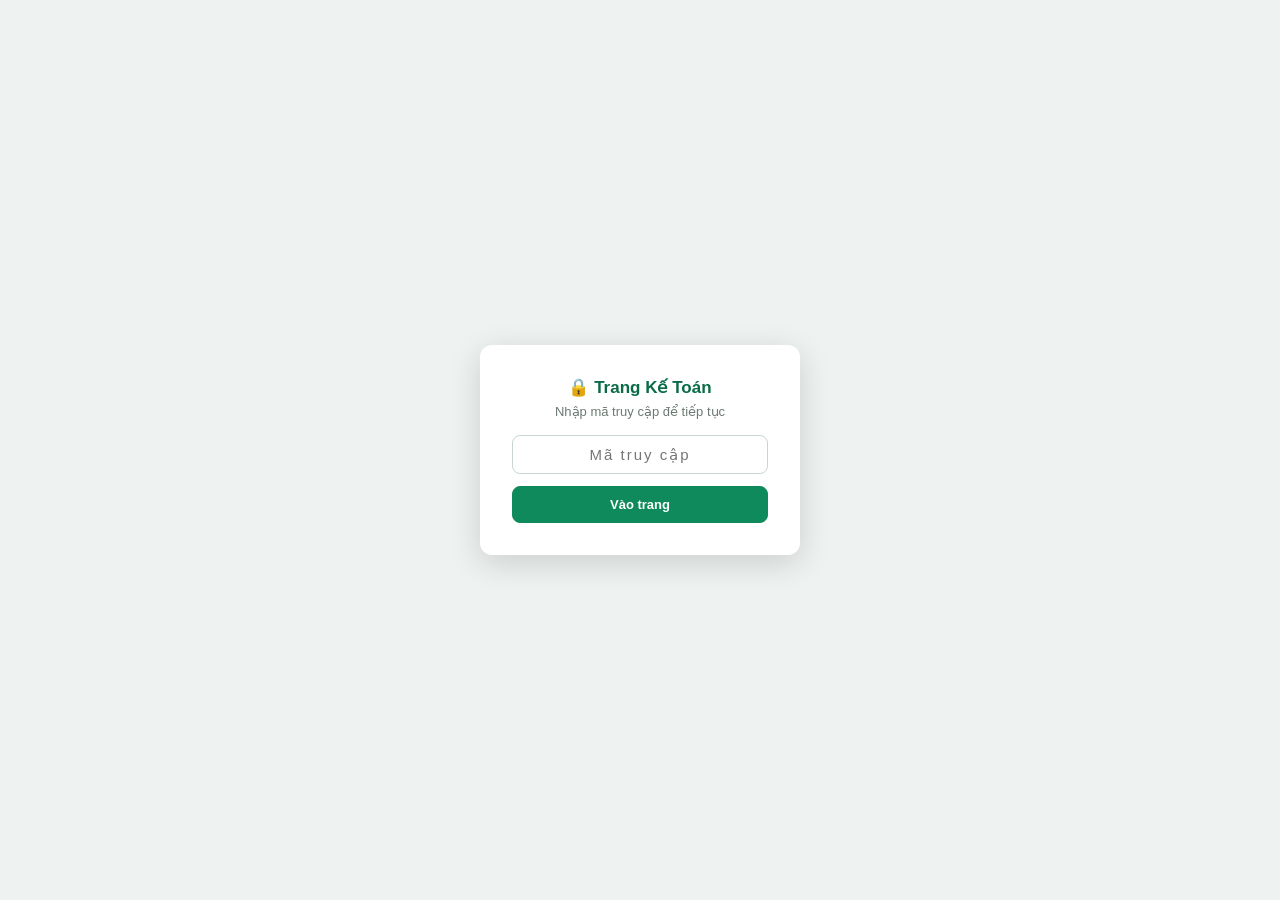
<file: hoan-tien/ketoan.html>
<!DOCTYPE html>
<html lang="vi">
<head>
<meta charset="UTF-8">
<meta name="viewport" content="width=device-width, initial-scale=1.0">
<title>Kế Toán — Duyệt chi hoàn tiền cabin</title>
<link rel="icon" type="image/png" href="favicon.png">
<link rel="stylesheet" href="styles.css">
</head>
<body>

<div class="gate no-print" id="gate">
  <div class="gate-box">
    <h2>🔒 Trang Kế Toán</h2>
    <p>Nhập mã truy cập để tiếp tục</p>
    <input type="password" id="gateInput" placeholder="Mã truy cập" autocomplete="off">
    <button class="btn primary" id="gateBtn">Vào trang</button>
    <div class="gate-err" id="gateErr">Sai mã truy cập, thử lại.</div>
  </div>
</div>

<div class="toolbar no-print">
  <div class="title"><span class="dot"></span> <span id="pageTitle">🚕 Kế Toán — Hoàn tiền chênh lệch cabin — Tất cả văn phòng</span></div>
  <button class="btn" id="btnRefresh">↻ Làm mới</button>
</div>

<div id="app"></div>

<script type="module">
import {
  DEPARTMENTS, STATUS_LABEL, statusLabelFor, fmtVND, amountSummaryHtml, fmtDate, fmtDateTime, buildVietQRUrl, attachmentLinksHtml, hasUnresolvedRejectedLine, parseNum, signatureImgHtml, apiList, apiPost
} from "./shared.js";

// ==== Mã truy cập nội bộ ====
// LƯU Ý BẢO MẬT: chỉ là rào chắn giao diện, không phải bảo mật thật (không có đăng nhập tài khoản).
// Đổi mã tại đây:
const ACCESS_CODE = "ketoan2026";
const GATE_KEY = "hk_ketoan_access_ok";
const gate = document.getElementById("gate");
if (localStorage.getItem(GATE_KEY) === "1") gate.style.display = "none";
document.getElementById("gateBtn").addEventListener("click", checkGate);
document.getElementById("gateInput").addEventListener("keydown", e => { if (e.key === "Enter") checkGate(); });
function checkGate() {
  if (document.getElementById("gateInput").value === ACCESS_CODE) {
    localStorage.setItem(GATE_KEY, "1"); gate.style.display = "none";
  } else {
    document.getElementById("gateErr").style.display = "block";
  }
}

const app = document.getElementById("app");
let allRequests = [];
let currentDept = null; // null = màn hình tổng quan
let currentTab = "cho_duyet";
let selectedCode = null;

async function loadData() {
  app.innerHTML = '<div class="loading-note">Đang tải dữ liệu...</div>';
  try {
    allRequests = await apiList();
  } catch (e) {
    app.innerHTML = '<div class="empty-note">Lỗi tải dữ liệu: ' + e.message + '<br>Kiểm tra API_URL trong shared.js.</div>';
    return;
  }
  render();
}
document.getElementById("btnRefresh").addEventListener("click", loadData);

function render() {
  if (!currentDept) { renderOverview(); return; }
  renderDeptView();
}

function renderOverview() {
  document.getElementById("pageTitle").textContent = "🚕 Kế Toán — Hoàn tiền chênh lệch cabin — Tất cả văn phòng";

  // Trong số đang chờ duyệt, đơn nào là nộp mới lần đầu (chưa từng bị từ
  // chối/gửi lại/bổ sung) so với đơn nộp bổ sung (đã từng bị trả lại để
  // sửa, giờ VP gửi lại đang chờ duyệt lại).
  const totalNewPending = allRequests.filter(r => r.status === "cho_duyet" && !r.supplementOf && !(r.history && r.history.length)).length;
  const totalSupplementPending = allRequests.filter(r => r.status === "cho_duyet" && (r.supplementOf || (r.history && r.history.length))).length;
  const totalAwaitingPay = allRequests.filter(r => r.status === "da_duyet").length;
  const totalDone = allRequests.filter(r => r.status === "da_chi").length;
  const totalNeedsAction = allRequests.filter(r => r.status !== "tu_choi" && hasUnresolvedRejectedLine(r)).length;
  const summaryHtml = `
    <div class="overview-summary">
      <div class="sum-item new ${totalNewPending === 0 ? "zero" : ""}"><b>${totalNewPending}</b> đơn nộp mới</div>
      <div class="sum-item supplement ${totalSupplementPending === 0 ? "zero" : ""}"><b>${totalSupplementPending}</b> đơn nộp bổ sung</div>
      <div class="sum-item payout ${totalAwaitingPay === 0 ? "zero" : ""}"><b>${totalAwaitingPay}</b> đơn duyệt chờ chi</div>
      <div class="sum-item done ${totalDone === 0 ? "zero" : ""}"><b>${totalDone}</b> đơn hoàn thành</div>
      <div class="sum-item warn ${totalNeedsAction === 0 ? "zero" : ""}"><b>${totalNeedsAction}</b> đơn chờ bổ sung sửa chữa</div>
    </div>`;

  const html = DEPARTMENTS.map(d => {
    const items = allRequests.filter(r => r.department === d.name);
    const pending = items.filter(r => r.status === "cho_duyet").length;
    const awaitingPay = items.filter(r => r.status === "da_duyet").length;
    const done = items.filter(r => r.status === "da_chi").length;
    return `
      <div class="dept-card" data-name="${d.name}">
        <div class="name">${d.name} <span class="arrow">→</span></div>
        <div class="stats">
          <span class="pending-count ${pending === 0 ? "zero" : ""}">${pending} chờ duyệt</span>
          <span class="payout-count ${awaitingPay === 0 ? "zero" : ""}">${awaitingPay} chờ chi</span>
          <span class="done-count ${done === 0 ? "zero" : ""}">${done} hoàn thành</span>
        </div>
      </div>`;
  }).join("");
  app.innerHTML = summaryHtml + '<div class="dept-grid">' + html + '</div>';
  app.querySelectorAll(".dept-card").forEach(card => {
    card.addEventListener("click", () => {
      currentDept = card.dataset.name;
      currentTab = pickDefaultTab_(allRequests.filter(r => r.department === card.dataset.name));
      selectedCode = null;
      render();
    });
  });
}

// Vào 1 văn phòng: ưu tiên mở đúng tab đang có đơn thay vì luôn mặc định
// "Chờ duyệt" — tránh cảm giác "trống trơn" khi đơn đã được xử lý xong và
// nằm ở tab khác (vd vừa duyệt xong thì đơn nằm ở "Đã duyệt - chờ chi").
function pickDefaultTab_(deptItems) {
  var priority = ["cho_duyet", "da_duyet", "da_chi", "tu_choi"];
  for (var i = 0; i < priority.length; i++) {
    if (deptItems.some(function (r) { return r.status === priority[i]; })) return priority[i];
  }
  return "cho_duyet";
}

const TABS = [
  { key: "cho_duyet", label: "Chờ duyệt" },
  { key: "da_duyet", label: "Đã duyệt - chờ chi" },
  { key: "da_chi", label: "Hoàn thành" },
  { key: "tu_choi", label: "Từ chối" }
];

function renderDeptView() {
  document.getElementById("pageTitle").textContent = "🚕 Kế Toán — " + currentDept;
  const deptItems = allRequests.filter(r => r.department === currentDept);

  const tabsHtml = TABS.map(t => {
    const count = deptItems.filter(r => r.status === t.key).length;
    return `<div class="tab ${t.key === currentTab ? "active" : ""}" data-key="${t.key}">${t.label} <span class="count">${count}</span></div>`;
  }).join("");

  const list = deptItems.filter(r => r.status === currentTab).sort((a, b) => new Date(b.createdAt) - new Date(a.createdAt));
  const listHtml = list.length ? list.map(r => `
    <div class="req-card st-${r.status}" data-code="${r.reqCode}">
      <div class="row1"><span class="code">${r.reqCode}${r.isCabinRefund ? ' <span title="Hoàn tiền chênh lệch cabin — bạn duyệt/chi được">🚕</span>' : (r.status === "da_duyet" ? ' <span title="Giám Đốc đã duyệt — bạn chi được">💰</span>' : (r.status === "cho_duyet" ? ' <span style="color:var(--muted); font-weight:400; font-size:11px;" title="Không phải hoàn tiền cabin — chỉ xem, chờ Giám Đốc duyệt">🔒 chỉ xem</span>' : ''))}</span><span class="amt">${amountSummaryHtml(r)}</span></div>
      ${r.supplementOf ? `<div class="supplement-tag">➕ Đơn bổ sung cho <b>${r.supplementOf}</b> (đơn từng bị từ chối 1 phần)</div>` : ""}
      <div class="meta">${r.requesterName} · ${fmtDateTime(r.createdAt)}${r.attachments && r.attachments.length ? ` · <span class="attach-hint">📎 ${r.attachments.length}</span>` : ""}${r.history && r.history.length ? ` · <span class="resubmit-hint">🔁 gửi lại ${r.history.length} lần</span>` : ""}${r.status !== "tu_choi" && hasUnresolvedRejectedLine(r) ? ` · <span class="partial-flag">⚠ có mục bị từ chối, VP chưa xử lý</span>` : ""}</div>
      <div class="reason">${r.reason || ""}</div>
    </div>`).join("") : '<div class="empty-note">Không có đơn nào.</div>';

  app.innerHTML = `
    <div class="req-list no-print">
      <div class="back-link" id="backLink">← Tất cả văn phòng</div>
      <div class="tabs">${tabsHtml}</div>
      <div id="listContainer">${listHtml}</div>
    </div>
    <div id="detailContainer"></div>
  `;

  document.getElementById("backLink").addEventListener("click", () => { currentDept = null; render(); });
  app.querySelectorAll(".tab").forEach(t => t.addEventListener("click", () => { currentTab = t.dataset.key; selectedCode = null; render(); }));
  app.querySelectorAll(".req-card").forEach(c => c.addEventListener("click", () => { selectedCode = c.dataset.code; renderDetail(); }));

  if (selectedCode) renderDetail();
}

function renderDetail() {
  const d = allRequests.find(r => r.reqCode === selectedCode);
  const container = document.getElementById("detailContainer");
  if (!d) { container.innerHTML = ""; return; }

  const editable = d.status === "cho_duyet";
  const rowsHtml = (d.rows || []).map((r, i) => {
    let reasonCell = r.reason || "";
    if (!editable && r.lineStatus === "tu_choi") {
      // Đã xử lý xong: gộp lại 1 dòng gọn, không lặp lại "Từ chối" 2 lần.
      // Chưa xử lý: cần cảnh báo rõ nên vẫn giữ 2 dòng để dễ thấy.
      reasonCell += r.lineResolved
        ? `<div style="color:var(--green-dark); font-size:11px;">✓ Từ chối (VP đã xử lý)${r.lineRejectReason ? ": " + r.lineRejectReason : ""}</div>`
        : `<div style="color:var(--danger); font-size:11px; margin-top:2px;">✕ Từ chối dòng${r.lineRejectReason ? ": " + r.lineRejectReason : ""}</div>` +
          `<div style="color:var(--warn); font-size:11px; font-weight:700;">⚠ VP chưa xử lý dòng này</div>`;
    }
    let decisionHtml = "";
    if (editable) {
      decisionHtml = `<div class="no-print" style="margin-top:5px; padding-top:5px; border-top:1px dashed var(--border); text-align:left;">
        <label style="font-size:11px; margin-right:8px;"><input type="radio" name="line-${i}" value="duyet" class="line-radio" data-idx="${i}" checked> Duyệt</label>
        <label style="font-size:11px;"><input type="radio" name="line-${i}" value="tu_choi" class="line-radio" data-idx="${i}"> Từ chối</label>
        <input type="text" class="line-reason-input" data-idx="${i}" placeholder="Lý do từ chối dòng này" style="display:none; width:100%; margin-top:4px; font-size:11px; padding:3px 6px; border:1px solid var(--border); border-radius:4px;">
      </div>`;
    }
    return `<tr><td class="idx" data-label="STT">${i + 1}</td><td data-label="Ngày">${fmtDate(r.date)}</td><td data-label="Nội dung">${r.code || ""}</td>
     <td data-label="Tiền hàng">${fmtVND(r.goods)}</td><td data-label="Thuế GTGT">${fmtVND(r.vat)}</td><td class="total-cell" data-label="Tổng tiền">${fmtVND(r.goods + r.vat)}</td>
     <td data-label="Lý do / Ghi chú" style="text-align:left;">${reasonCell}${decisionHtml}</td></tr>`;
  }).join("");

  const qrUrl = buildVietQRUrl(d.bankName, d.bankAccount, d.totalApproved != null ? d.totalApproved : d.totalRequest, d.reqCode, d.beneficiary);

  // Kế Toán chỉ được TỰ DUYỆT (chấp nhận/từ chối) đơn tick "Hoàn tiền chênh
  // lệch cabin" — đơn khác phải chờ Giám Đốc duyệt bên trang duyet.html.
  // Nhưng MỘT KHI Giám Đốc đã duyệt rồi (status "da_duyet") thì kế toán được
  // phép đánh dấu đã chi cho TẤT CẢ đơn đã duyệt, không riêng gì đơn cabin —
  // việc chi tiền là nghiệp vụ kế toán thường ngày, chỉ việc DUYỆT mới cần
  // giới hạn theo cabin.
  let actionsHtml = "";
  if (d.status === "da_duyet") {
    // Còn mục bị từ chối mà VP chưa xử lý (chưa chấp nhận / chưa gửi bổ sung)
    // — vẫn cho chi nếu cần gấp, nhưng cảnh báo rõ trước khi bấm.
    const unresolved = hasUnresolvedRejectedLine(d);
    actionsHtml =
      (unresolved ? '<span style="font-size:12px; color:var(--danger); font-weight:700;">⚠ VP chưa xử lý mục bị từ chối</span>' : '') +
      '<button class="btn primary" id="btnPaid">💰 Đánh dấu đã chi</button>';
  } else if (!d.isCabinRefund) {
    if (editable) {
      actionsHtml = '<span style="font-size:12.5px; color:var(--muted);">🔒 Không phải hoàn tiền chênh lệch cabin — chỉ Giám Đốc mới duyệt được đơn này.</span>';
    }
  } else if (editable) {
    actionsHtml =
      '<span style="font-size:12px; color:var(--muted);">Tổng sẽ duyệt: <b id="computedApprovedTotal" style="color:var(--green-dark);">' + fmtVND(d.totalRequest) + '</b></span>' +
      '<button class="btn primary" id="btnConfirmApprove">Xác nhận duyệt</button>' +
      '<button class="btn warn" id="btnRejectSupplement" title="Từ chối, nhưng vẫn cho văn phòng sửa & gửi lại">🔁 Từ chối - cho nộp bổ sung</button>' +
      '<button class="btn danger" id="btnRejectFinal" title="Từ chối hẳn, không cho gửi lại đơn này nữa">🚫 Từ chối</button>';
  }

  const historyHtml = (d.history && d.history.length) ? `
    <div class="resend-history no-print">
      <div class="hist-title">🔁 Đơn này đã được văn phòng gửi lại ${d.history.length} lần sau khi bị từ chối</div>
      ${d.history.map((h, i) => `<div class="hist-item">Lần ${i + 1}: bị từ chối bởi <b>${h.rejectedBy || "?"}</b> lúc ${fmtDateTime(h.rejectedAt)}${h.rejectReason ? " — Lý do: " + h.rejectReason : ""} · gửi lại lúc ${fmtDateTime(h.resubmittedAt)}</div>`).join("")}
    </div>` : "";

  // Hiện nổi bật ngay đầu trang, không để văn phòng phải cuộn xuống mới thấy —
  // file chứng từ thường là căn cứ để quyết định duyệt hay không.
  const attachHtml = (d.attachments && d.attachments.length) ? `
    <div class="attach-callout no-print">
      <div class="hist-title">📎 ${d.attachments.length} file đính kèm từ văn phòng</div>
      <div class="attach-links">${attachmentLinksHtml(d.attachments)}</div>
    </div>` : "";

  container.innerHTML = `
    <div class="detail-toolbar no-print">
      <span class="badge ${d.status}">${statusLabelFor(d)}</span>
      <div class="spacer"></div>${actionsHtml}
      <button class="btn" id="btnPrintDetail">🖨 In</button>
    </div>
    ${attachHtml}
    ${historyHtml}
    <div class="page-wrap">
      <div class="sheet">
        <div class="doc-header">
          <div class="logo-wrap"><img src="logo.png" style="height:46px;"></div>
          <div class="req-code-box">MÃ ĐỀ NGHỊ<div class="code-line"><b>${d.reqCode}</b></div></div>
        </div>
        <div class="company-name">Công Ty TNHH Dịch Vụ Vận Tải Và Thương Mại HK</div>
        <div class="kg"><div class="to-block">
          <div class="to-line"><span class="to-label">Kính gửi:</span><b>Ban Giám Đốc</b></div>
          <div class="to-line"><span class="to-label"></span>Phòng Tài Chính Kế Toán</div>
        </div></div>
        <div class="doc-title-block"><div class="doc-title">Giấy Đề Nghị Thanh Toán / Hoàn Tiền</div>
          <div class="doc-date">${fmtDateTime(d.createdAt)}</div></div>
        <table class="info-table">
          <tr><td class="label">Họ và tên người đề nghị:</td><td class="value-text">${d.requesterName}</td></tr>
          <tr><td class="label">Bộ phận / Văn phòng:</td><td class="value-text">${d.department}</td></tr>
          <tr><td class="label">Khung thời gian phát sinh:</td><td class="value-text">Từ ${fmtDate(d.fromDate)} đến ${fmtDate(d.toDate)}</td></tr>
          <tr><td class="label">Đề nghị / Nội dung:</td><td class="value-text">${d.reason}</td></tr>
          ${d.status === "tu_choi" ? `<tr><td class="label">Lý do từ chối:</td><td class="value-text" style="color:var(--danger); font-weight:600;">${d.rejectReason || ""}</td></tr>` : ""}
          ${d.supplementOf ? `<tr><td class="label">Bổ sung cho đơn:</td><td class="value-text" style="color:#254a9c; font-weight:600;">${d.supplementOf} (đơn từng bị từ chối 1 phần)</td></tr>` : ""}
        </table>
        <div class="invoice-scroll view-only">
          <table class="invoice stack-mobile">
            <colgroup><col style="width:6%"><col style="width:12%"><col style="width:16%"><col style="width:13%"><col style="width:13%"><col style="width:14%"><col style="width:26%"></colgroup>
            <thead><tr><th>STT</th><th>Ngày</th><th>Nội dung</th><th>Tiền hàng</th><th>Thuế GTGT</th><th>Tổng tiền</th><th>Lý do / Ghi chú</th></tr></thead>
            <tbody>${rowsHtml}</tbody>
          </table>
        </div>
        <div class="totals-bar">
          <div class="totals-cell"><span class="totals-label">Tổng tiền đề nghị</span><span class="totals-value">${fmtVND(d.totalRequest)}</span></div>
          <div class="totals-cell approved"><span class="totals-label">Tổng số được duyệt</span><span class="totals-value">${d.status === "tu_choi" ? '<span style="color:var(--danger); font-size:14px;">KHÔNG DUYỆT</span>' : fmtVND(d.totalApproved)}</span></div>
        </div>
        <div class="bank-section">
          <table class="bank-table">
            <tr><td class="label">Chuyển tiền vào STK:</td><td class="value-text">${d.bankAccount}</td></tr>
            <tr><td class="label">Tại ngân hàng:</td><td class="value-text">${d.bankName}</td></tr>
            <tr><td class="label">Người thụ hưởng:</td><td class="value-text">${d.beneficiary}</td></tr>
          </table>
          ${qrUrl ? `<div class="qr-box"><img src="${qrUrl}"><div class="qr-caption">Quét mã để chuyển khoản</div></div>` : ""}
        </div>
        <table class="approval">
          <thead><tr><th>Người Đề Nghị</th><th>Người Duyệt</th><th>Người Chi</th></tr></thead>
          <tbody><tr>
            <td><div class="signer-name">${d.requesterName}</div><div class="stamp-time">${fmtDateTime(d.createdAt)}</div></td>
            <td>${d.approvedBy ? `${signatureImgHtml(d.approvedBy)}<div class="signer-name">${d.approvedBy}</div><div class="stamp-time">${fmtDateTime(d.approvedAt)}</div>` : '<span class="sign-hint">Chưa duyệt</span>'}</td>
            <td>${d.paidBy ? `<div class="signer-name">${d.paidBy}</div><div class="stamp-time">${fmtDateTime(d.paidAt)}</div>` : '<span class="sign-hint">Chưa chi</span>'}</td>
          </tr></tbody>
        </table>
      </div>
    </div>
  `;

  document.getElementById("btnPrintDetail")?.addEventListener("click", () => window.print());
  document.getElementById("btnConfirmApprove")?.addEventListener("click", () => confirmApprove(d));
  document.getElementById("btnRejectSupplement")?.addEventListener("click", () => rejectRequest(d, false));
  document.getElementById("btnRejectFinal")?.addEventListener("click", () => rejectRequest(d, true));
  document.getElementById("btnPaid")?.addEventListener("click", () => markPaid(d));

  if (editable) {
    container.querySelectorAll(".line-radio").forEach(radio => {
      radio.addEventListener("change", () => updateLineDecisionUI(d));
    });
  }
}

function updateLineDecisionUI(d) {
  const rows = d.rows || [];
  let sum = 0;
  rows.forEach((r, i) => {
    const checked = document.querySelector('input[name="line-' + i + '"]:checked');
    const reasonInput = document.querySelector('.line-reason-input[data-idx="' + i + '"]');
    const isReject = checked && checked.value === "tu_choi";
    if (reasonInput) reasonInput.style.display = isReject ? "block" : "none";
    if (!isReject) sum += (r.goods + r.vat);
  });
  const el = document.getElementById("computedApprovedTotal");
  if (el) el.textContent = fmtVND(sum);
}

async function confirmApprove(d) {
  const rows = d.rows || [];
  for (let i = 0; i < rows.length; i++) {
    const checked = document.querySelector('input[name="line-' + i + '"]:checked');
    const isReject = checked && checked.value === "tu_choi";
    if (isReject) {
      const reasonInput = document.querySelector('.line-reason-input[data-idx="' + i + '"]');
      if (!reasonInput || !reasonInput.value.trim()) {
        alert("Vui lòng nhập lý do từ chối cho dòng " + (i + 1) + ".");
        return;
      }
    }
  }
  const name = prompt("Tên người duyệt:", "");
  if (name === null) return;
  if (!name.trim()) return alert("Vui lòng nhập tên người duyệt.");

  let totalApproved = 0;
  const updatedRows = rows.map((r, i) => {
    const checked = document.querySelector('input[name="line-' + i + '"]:checked');
    const isReject = checked && checked.value === "tu_choi";
    const reasonInput = document.querySelector('.line-reason-input[data-idx="' + i + '"]');
    if (!isReject) totalApproved += (r.goods + r.vat);
    return Object.assign({}, r, {
      lineStatus: isReject ? "tu_choi" : "duyet",
      lineRejectReason: isReject ? (reasonInput ? reasonInput.value.trim() : "") : ""
    });
  });

  try {
    await apiPost({ action: "approve", reqCode: d.reqCode, approvedBy: name.trim(), totalApproved, rows: updatedRows, actorRole: "ketoan" });
    await loadData();
    const newStatus = totalApproved > 0 ? "da_duyet" : "tu_choi";
    currentDept = d.department; currentTab = newStatus; selectedCode = d.reqCode; render();
  } catch (e) { alert("Lỗi: " + e.message); }
}
async function rejectRequest(d, isFinal) {
  if (isFinal && !confirm("Từ chối HẲN đơn này — văn phòng sẽ KHÔNG thể sửa & gửi lại được nữa. Chắc chắn chưa?")) return;
  const reason = prompt("Lý do từ chối:", "");
  if (reason === null) return;
  if (!reason.trim()) return alert("Vui lòng nhập lý do từ chối.");
  const name = prompt("Tên người từ chối:", "");
  if (name === null) return;
  try {
    await apiPost({ action: "reject", reqCode: d.reqCode, rejectReason: reason.trim(), approvedBy: name.trim() || "", rejectFinal: !!isFinal, actorRole: "ketoan" });
    await loadData();
    currentDept = d.department; currentTab = "tu_choi"; selectedCode = d.reqCode; render();
  } catch (e) { alert("Lỗi: " + e.message); }
}
async function markPaid(d) {
  if (hasUnresolvedRejectedLine(d)) {
    const proceed = confirm(
      "Đơn này còn mục bị từ chối mà văn phòng CHƯA xử lý (chưa chấp nhận, chưa gửi bổ sung).\n\n" +
      "Vẫn tiếp tục đánh dấu đã chi cho phần đã duyệt?"
    );
    if (!proceed) return;
  }
  const name = prompt("Tên kế toán xác nhận đã chi:", "");
  if (name === null) return;
  if (!name.trim()) return alert("Vui lòng nhập tên.");
  try {
    await apiPost({ action: "markPaid", reqCode: d.reqCode, paidBy: name.trim(), actorRole: "ketoan" });
    await loadData();
    currentDept = d.department; currentTab = "da_chi"; selectedCode = d.reqCode; render();
  } catch (e) { alert("Lỗi: " + e.message); }
}

loadData();
</script>
</body>
</html>
</file>
<file: hoan-tien/styles.css>
:root{
  --green:#0e8a5c;
  --green-dark:#0a6b46;
  --green-light:#e6f5ef;
  --ink:#1f2a24;
  --muted:#6b7a72;
  --border:#c9d6cf;
  --border-strong:#333;
  --danger:#c0392b;
  --warn:#a06b00;
  --bg:#eef2f0;
}
*{box-sizing:border-box;}
body{margin:0; font-family:"Times New Roman",Times,serif; background:var(--bg); color:var(--ink);}

.toolbar{
  position:sticky; top:0; z-index:50; background:linear-gradient(180deg,#ffffff,#f6f9f7);
  border-bottom:1px solid var(--border); padding:10px 16px;
  display:flex; flex-wrap:wrap; align-items:center; gap:8px; box-shadow:0 2px 8px rgba(0,0,0,.06);
  font-family:"Segoe UI",Arial,sans-serif;
}
.toolbar .title{font-weight:700; color:var(--green-dark); margin-right:auto; font-size:15px; display:flex; align-items:center; gap:8px;}
.toolbar .title .dot{width:8px;height:8px;border-radius:50%;background:var(--green);}
.btn{
  border:1px solid var(--border); background:#fff; color:var(--ink); padding:8px 14px; border-radius:8px;
  font-size:13px; cursor:pointer; transition:.15s; white-space:nowrap; font-family:"Segoe UI",Arial,sans-serif;
}
.btn:hover{border-color:var(--green); color:var(--green-dark); background:var(--green-light);}
.btn.primary{background:var(--green); border-color:var(--green); color:#fff; font-weight:600;}
.btn.primary:hover{background:var(--green-dark); border-color:var(--green-dark); color:#fff;}
.btn.danger{color:var(--danger); border-color:#f0c4bd;}
.btn.danger:hover{background:#fdecea; border-color:var(--danger);}
.btn.warn{color:#8a6300; border-color:#f0d888;}
.btn.warn:hover{background:#fff7e0; border-color:#8a6300;}
.btn:disabled{opacity:.45; cursor:not-allowed;}

.page-wrap{display:flex; justify-content:center; padding:28px 16px 60px;}
.sheet{width:210mm; min-height:297mm; background:#fff; box-shadow:0 4px 24px rgba(0,0,0,.12); padding:14mm 14mm 12mm; position:relative;}

.doc-header{display:flex; justify-content:space-between; align-items:flex-start; border-bottom:2.5px solid var(--green); padding-bottom:10px; margin-bottom:14px;}
.logo-wrap img{height:46px; width:auto; display:block;}
.req-code-box{text-align:right; font-size:12.5px; color:var(--muted);}
.req-code-box .code-line{font-size:13px; color:var(--ink); margin-top:3px;}
.req-code-box .code-line b{color:var(--green-dark); font-size:14px; letter-spacing:.3px;}

.company-name{font-size:18px; font-weight:800; letter-spacing:.3px; margin:4px 0 12px; line-height:1.3; color:var(--ink); text-transform:uppercase; text-align:center;}
.kg{display:flex; justify-content:space-between; align-items:flex-start; margin-bottom:6px;}
.kg .to-block{font-size:12.5px; line-height:1.6;}
.to-line{display:flex;}
.to-label{display:inline-block; width:64px; flex-shrink:0;}
.doc-title-block{text-align:center; margin:10px 0 14px;}
.doc-title{font-size:19px; font-weight:800; letter-spacing:.5px; color:var(--green-dark); text-transform:uppercase;}
.doc-date{font-size:12.5px; margin-top:4px; color:var(--ink);}

.info-table{width:100%; border-collapse:collapse; margin-bottom:14px; font-size:13px;}
.info-table td{padding:5px 4px; vertical-align:middle;}
.info-table td.label{width:230px; color:var(--ink); font-weight:600;}
.info-table input[type=text], .info-table textarea, .info-table select{
  width:100%; border:1px solid var(--border); border-radius:6px; padding:6px 8px; font-size:13px; font-family:inherit; background:#fcfdfc;
}
.info-table textarea{resize:vertical; min-height:34px;}
.info-table input:focus, .info-table select:focus, .info-table textarea:focus{outline:none; border-color:var(--green); background:#fff;}
.info-table .value-text{padding:6px 8px; font-size:13px;}
.info-table .locked-dept{padding:6px 8px; font-size:13px; font-weight:700; color:var(--green-dark); background:var(--green-light); border-radius:6px; display:inline-block;}
.range-row{display:flex; align-items:center; gap:8px; flex-wrap:wrap; padding-left:8px;}

table.invoice{width:100%; table-layout:fixed; border-collapse:collapse; font-size:12px; margin-bottom:4px;}
table.invoice th, table.invoice td{border:1px solid var(--border-strong); padding:5px 4px; text-align:center; word-wrap:break-word; overflow-wrap:break-word;}
table.invoice thead th{background:var(--green); color:#fff; font-weight:700; font-size:11.5px;}
table.invoice tbody td{background:#fff;}
table.invoice tbody tr:nth-child(even) td{background:#f7faf8;}
table.invoice input{width:100%; min-width:0; border:none; background:transparent; text-align:center; font-size:12px; font-family:inherit; padding:3px 2px;}
table.invoice input:focus{outline:none; background:#fffbe6;}
table.invoice td.idx{font-weight:600; color:var(--muted);}
table.invoice td.total-cell{font-weight:700; color:var(--green-dark); white-space:nowrap;}
table.invoice td.reason-cell{display:flex; align-items:center; gap:4px;}
table.invoice td.reason-cell .inv-reason{flex:1;}
.del-row{flex-shrink:0; border:none; background:#fdecea; color:var(--danger); border-radius:5px; width:18px; height:18px; line-height:18px; cursor:pointer; font-size:11px; padding:0;}
.del-row:hover{background:var(--danger); color:#fff;}
.add-row-bar{margin:8px 0 16px;}
.add-row-bar .btn{font-size:12.5px; padding:6px 12px;}

/* ---------- Sửa & gửi lại đơn bị từ chối ---------- */
.edit-banner{
  display:none; max-width:900px; margin:0 auto 16px; background:#fff3d6; border:1.5px solid #e0b84a;
  border-radius:8px; padding:14px 18px; font-family:"Segoe UI",Arial,sans-serif; font-size:13.5px;
  color:#6b4f00; align-items:center; justify-content:space-between; gap:14px;
}
.edit-banner.show{display:flex;}
.edit-banner-text{flex:1;}
.edit-reject-reason{margin:4px 0; font-weight:600; color:var(--danger);}
.resend-history{
  max-width:900px; margin:10px auto; padding:10px 12px; background:#fff8e6; border:1px dashed #e0b84a; border-radius:6px;
  font-size:12px; color:#6b4f00; font-family:"Segoe UI",Arial,sans-serif; box-sizing:border-box;
}
.resend-history .hist-title{font-weight:700; margin-bottom:4px;}
.resend-history .hist-item{margin:2px 0;}
.resubmit-hint{color:#6b4f00; font-weight:700; font-size:11.5px;}

/* File đính kèm — hiện nổi bật ngay đầu trang chi tiết đơn, không bị chôn
   trong bảng thông tin phía dưới (là căn cứ quan trọng để quyết định duyệt). */
.attach-callout{
  max-width:900px; margin:10px auto; padding:10px 12px; background:#e3ecfb; border:1px dashed #9db8e8; border-radius:6px;
  font-size:12px; color:#254a9c; font-family:"Segoe UI",Arial,sans-serif; box-sizing:border-box;
}
.attach-callout .hist-title{font-weight:700; margin-bottom:6px;}
.attach-callout .attach-links{display:flex; flex-direction:column; gap:4px;}
.attach-chip.existing{background:var(--green-light); border-color:var(--green);}
.attach-chip.existing .attach-name{color:var(--green-dark);}

/* ---------- index.html: danh sách "Đơn đã gửi gần đây" ----------
   Đặt ở đây (thay vì <style> riêng trong index.html) để luật responsive
   bên dưới (@media) chắc chắn override được — cùng 1 file thì luật khai
   báo sau mới thắng luật khai báo trước có cùng độ ưu tiên. */
.my-requests{max-width:900px; margin:0 auto 60px; background:#fff; box-shadow:0 4px 24px rgba(0,0,0,.12); border-radius:12px; padding:20px 24px; font-family:"Segoe UI",Arial,sans-serif;}
.my-requests h3{margin:0 0 10px; font-size:15px; color:var(--green-dark);}
.submitted-banner{
  max-width:900px; margin:0 auto 16px; background:var(--green-light); border:1.5px solid var(--green);
  border-radius:8px; padding:14px 18px; font-family:"Segoe UI",Arial,sans-serif; font-size:13.5px;
  color:var(--green-dark); display:none; align-items:center; justify-content:space-between; gap:12px;
}
.submitted-banner.show{display:flex;}
.my-row{display:flex; align-items:center; gap:12px; padding:10px 6px; border-bottom:1px solid var(--border); font-size:13px; cursor:pointer; border-radius:6px; transition:.15s;}
.my-row:hover{background:var(--green-light);}
.my-row:last-child{border-bottom:none;}
.my-row .code{font-weight:700; width:180px; flex-shrink:0;}
.my-row .badge{width:88px; text-align:center; flex-shrink:0;}
.my-row .amt{width:130px; text-align:right; color:var(--green-dark); font-weight:700; flex-shrink:0; line-height:1.4;}
/* Gom cờ + lý do + "Xem chi tiết" thành 1 cụm riêng — để trên mobile cụm
   này luôn xuống dòng trọn vẹn của nó, không làm số tiền bị đẩy lệch theo
   số lượng icon (mỗi đơn có nhiều/ít cờ khác nhau). */
.my-row .my-row-meta{display:flex; align-items:center; gap:12px; flex:1; min-width:0;}
.my-row .row-flags{width:70px; flex-shrink:0;}
.my-row .reason{flex:1; min-width:0; color:var(--muted); overflow:hidden; text-overflow:ellipsis; white-space:nowrap;}
.my-row .view-hint{color:var(--green-dark); font-size:11.5px; flex-shrink:0; width:80px; text-align:right;}
.partial-flag{color:var(--warn); font-weight:700;}
.row-flags{display:flex; gap:4px; flex-shrink:0;}
.flag-icon{font-size:13px; cursor:help; flex-shrink:0;}

/* ---------- File đính kèm ---------- */
.attach-section{
  margin:14px 0 4px; padding:12px 14px; background:var(--green-light); border:1px dashed var(--green);
  border-radius:8px; font-family:"Segoe UI",Arial,sans-serif;
}
.attach-label{display:block; font-size:12.5px; font-weight:600; color:var(--green-dark); margin-bottom:8px;}
#attachInput{font-size:12.5px; max-width:100%;}
.attach-list{margin-top:10px; display:flex; flex-direction:column; gap:6px;}
.attach-chip{
  display:flex; align-items:center; gap:8px; background:#fff; border:1px solid var(--border);
  border-radius:6px; padding:6px 10px; font-size:12.5px;
}
.attach-chip .attach-name{flex:1; overflow:hidden; text-overflow:ellipsis; white-space:nowrap;}
.attach-chip .attach-size{color:var(--muted); flex-shrink:0; font-size:11.5px;}
.attach-remove{
  flex-shrink:0; border:none; background:#fdecea; color:var(--danger); border-radius:5px;
  width:20px; height:20px; line-height:20px; cursor:pointer; font-size:11px; padding:0;
}
.attach-remove:hover{background:var(--danger); color:#fff;}
.attach-total{font-size:11.5px; color:var(--muted); text-align:right;}
.attach-links{display:flex; flex-direction:column; gap:4px;}
.attach-link{color:var(--green-dark); font-weight:600; text-decoration:none; font-size:13px;}
.attach-link:hover{text-decoration:underline;}
.attach-hint{color:var(--green-dark); font-weight:700; font-size:11.5px;}

.totals-bar{display:flex; border:1.5px solid var(--green); border-radius:8px; overflow:hidden; margin:10px 0 0;}
.totals-cell{flex:1; display:flex; align-items:center; justify-content:space-between; gap:10px; padding:10px 16px; background:var(--green-light);}
.totals-cell.approved{background:#fff;}
.totals-cell + .totals-cell{border-left:1.5px solid var(--green);}
.totals-label{font-weight:700; color:var(--green-dark); font-size:13px; text-transform:uppercase; letter-spacing:.3px;}
.totals-value{font-weight:700; color:var(--green-dark); font-size:17px; text-align:right;}

.amount-words{font-size:13px; margin:12px 0; padding:8px 10px; background:var(--green-light); border-left:3px solid var(--green); border-radius:4px;}
.amount-words b{color:var(--green-dark);}

.bank-section{display:flex; gap:20px; margin:14px 0 6px; align-items:flex-start;}
.bank-table{flex:1; border-collapse:collapse; font-size:12.5px;}
.bank-table td{padding:5px 4px;}
.bank-table td.label{width:190px; font-weight:600;}
.bank-table input, .bank-table select{width:100%; border:1px solid var(--border); border-radius:6px; padding:5px 8px; font-size:12.5px; font-family:inherit;}
.qr-box{width:118px; text-align:center; flex-shrink:0;}
.qr-box img{width:110px; height:110px; object-fit:contain; border:1px solid var(--border); border-radius:6px; background:#fafafa;}
.qr-box .qr-caption{font-size:10px; color:var(--muted); margin-top:4px;}

table.approval{width:100%; border-collapse:collapse; margin-top:20px; font-size:12px;}
table.approval th, table.approval td{border:1px solid var(--border-strong); padding:8px 6px; text-align:center; vertical-align:top;}
table.approval thead th{background:var(--green); color:#fff; font-size:12px;}
table.approval td{height:78px;}
table.approval .sign-hint{color:#aab3ae; font-size:10.5px; font-style:italic;}
table.approval .signer-name{font-size:12px; font-weight:600;}
table.approval .stamp-time{font-size:10.5px; color:var(--muted); margin-top:4px;}

footer.hint{text-align:center; font-size:11.5px; color:var(--muted); margin-top:18px; font-family:"Segoe UI",Arial,sans-serif;}

.badge{display:inline-block; padding:3px 10px; border-radius:20px; font-size:11.5px; font-weight:700; font-family:"Segoe UI",Arial,sans-serif;}
.badge.cho_duyet{background:#fff3d6; color:#8a6300;}
.badge.da_duyet{background:#dcf0fb; color:#0b5c8a;}
.badge.tu_choi{background:#fde3e0; color:var(--danger);}
.badge.da_chi{background:var(--green); color:#fff;}

/* ---------- duyet.html: tổng quan toàn công ty ---------- */
.overview-summary{
  display:flex; gap:12px; flex-wrap:wrap; max-width:900px; margin:20px auto 0; padding:0 16px;
  font-family:"Segoe UI",Arial,sans-serif;
}
.sum-item{
  flex:1; min-width:180px; background:#fff3d6; color:#8a6300; font-weight:700; font-size:13.5px;
  padding:12px 16px; border-radius:10px; border:1px solid #f0dfa8;
}
.sum-item b{font-size:17px; margin-right:5px;}
.sum-item.zero{background:var(--bg); color:var(--muted); border-color:var(--border); font-weight:600;}
.sum-item.payout{background:#dcf0fb; color:#0b5c8a; border-color:#b5dcf2;}
.sum-item.done{background:var(--green); color:#fff; border-color:var(--green-dark);}
.sum-item.done.zero{background:var(--bg); color:var(--muted); border-color:var(--border);}
.sum-item.payout.zero{background:var(--bg); color:var(--muted); border-color:var(--border);}
.sum-item.warn{background:#fdecea; color:var(--danger); border-color:#f0c4bd;}
.sum-item.warn.zero{background:var(--bg); color:var(--muted); border-color:var(--border);}
.sum-item.supplement{background:#e3ecfb; color:#254a9c; border-color:#c3d4f2;}
.sum-item.supplement.zero{background:var(--bg); color:var(--muted); border-color:var(--border);}
.sum-item.new{background:#f1e9fb; color:#5b3a8e; border-color:#d9c6ef;}
.sum-item.new.zero{background:var(--bg); color:var(--muted); border-color:var(--border);}

/* ---------- duyet.html: khối văn phòng dạng thẻ ---------- */
.dept-grid{display:flex; flex-direction:column; gap:14px; max-width:900px; margin:24px auto; padding:0 16px; font-family:"Segoe UI",Arial,sans-serif;}
.dept-card{
  background:#fff; border:1px solid var(--border); border-radius:12px; padding:16px 20px; cursor:pointer;
  transition:.15s; display:flex; justify-content:space-between; align-items:center;
}
.dept-card:hover{border-color:var(--green); box-shadow:0 4px 16px rgba(14,138,92,.14); transform:translateY(-1px);}
.dept-card .name{font-size:16px; font-weight:700; color:var(--ink);}
.dept-card .name .arrow{color:var(--green); margin-left:6px;}
.dept-card .stats{display:flex; gap:8px; align-items:center;}
.dept-card .pending-count{
  background:#fff3d6; color:#8a6300; font-weight:700; font-size:12.5px; padding:4px 12px; border-radius:20px;
}
.dept-card .pending-count.zero{background:var(--bg); color:var(--muted);}
.dept-card .payout-count{
  background:#dcf0fb; color:#0b5c8a; font-weight:700; font-size:12.5px; padding:4px 12px; border-radius:20px;
}
.dept-card .payout-count.zero{background:var(--bg); color:var(--muted);}
.dept-card .done-count{
  background:var(--green); color:#fff; font-weight:700; font-size:12.5px; padding:4px 12px; border-radius:20px;
}
.dept-card .done-count.zero{background:var(--bg); color:var(--muted);}
.back-link{display:inline-flex; align-items:center; gap:6px; color:var(--green-dark); font-weight:600; cursor:pointer; font-size:13.5px; font-family:"Segoe UI",Arial,sans-serif; margin-bottom:14px;}
.back-link:hover{text-decoration:underline;}

/* ---------- duyet.html: danh sách bên trái, chi tiết bên phải (kiểu email) —
   tránh phải cuộn qua hết danh sách dài mới thấy nội dung đơn. ---------- */
.duyet-split{display:flex; align-items:flex-start; gap:22px; max-width:1400px; margin:0 auto; padding:0 16px 60px;}
.duyet-split .req-list{
  flex:0 0 380px; max-width:380px; max-width:min(380px, 100%);
  max-height:calc(100vh - 90px); overflow-y:auto; position:sticky; top:76px;
  padding:0; margin:0;
}
.duyet-split .detail-pane{flex:1; min-width:0;}
.detail-placeholder{
  text-align:center; color:var(--muted); font-size:14px; margin-top:80px;
  font-family:"Segoe UI",Arial,sans-serif;
}

.req-list{max-width:900px; margin:0 auto; padding:0 16px; font-family:"Segoe UI",Arial,sans-serif;}
.tabs{display:flex; gap:6px; margin-bottom:14px; flex-wrap:wrap;}
.tab{border:1px solid var(--border); background:#fff; border-radius:20px; padding:6px 14px; font-size:12.5px; cursor:pointer; color:var(--muted); display:flex; align-items:center; gap:6px;}
.tab.active{background:var(--green); border-color:var(--green); color:#fff; font-weight:700;}
.tab .count{background:rgba(0,0,0,.08); border-radius:10px; padding:1px 7px; font-size:11px;}
.tab.active .count{background:rgba(255,255,255,.25);}
.tab[data-key="da_duyet"]:not(.active){background:#dcf0fb; border-color:#b5dcf2; color:#0b5c8a;}
.tab[data-key="da_chi"]:not(.active){background:var(--green-light); border-color:var(--green); color:var(--green-dark); font-weight:700;}
.req-card{background:#fff; border:1px solid var(--border); border-radius:10px; padding:12px 14px; margin-bottom:10px; cursor:pointer; transition:.15s;}
.req-card{border-left:5px solid var(--border);}
.req-card.st-cho_duyet{border-left-color:#e0b84a;}
.req-card.st-da_duyet{border-left-color:#3aa0d8;}
.req-card.st-da_chi{border-left-color:var(--green); background:var(--green-light);}
.req-card.st-tu_choi{border-left-color:var(--danger);}
.req-card:hover{border-color:var(--green); box-shadow:0 2px 10px rgba(14,138,92,.12);}
.req-card .row1{display:flex; justify-content:space-between; align-items:center; margin-bottom:4px;}
.req-card .code{font-weight:700; font-size:13px;}
.req-card .amt{font-weight:700; color:var(--green-dark); font-size:14px; text-align:right; line-height:1.4;}
.req-card .meta{font-size:12px; color:var(--muted);}
.req-card .reason{font-size:12.5px; margin-top:4px; color:var(--ink); overflow:hidden; text-overflow:ellipsis; white-space:nowrap;}
.supplement-tag{
  display:inline-block; margin:4px 0; padding:2px 8px; background:#e3ecfb; color:#254a9c;
  font-size:11.5px; font-weight:600; border-radius:12px;
}
.empty-note{color:var(--muted); font-size:13px; text-align:center; margin:40px 0; font-family:"Segoe UI",Arial,sans-serif;}
.loading-note{color:var(--muted); font-size:13px; text-align:center; margin:40px 0; font-family:"Segoe UI",Arial,sans-serif;}

.detail-toolbar{display:flex; gap:8px; margin:14px auto 0; max-width:900px; padding:0 16px; flex-wrap:wrap; align-items:center; font-family:"Segoe UI",Arial,sans-serif;}
.detail-toolbar .spacer{flex:1;}
.approve-box{display:flex; align-items:center; gap:8px;}
.approve-box label{font-size:12.5px; color:var(--muted);}
.approve-box input{width:130px; padding:6px 8px; border:1px solid var(--border); border-radius:6px; font-family:inherit; text-align:right;}

/* ---------- index.html: modal xem lại đơn đã gửi ---------- */
.detail-overlay{
  position:fixed; inset:0; background:rgba(15,30,22,.55); z-index:200;
  display:none; justify-content:center; padding:24px 12px; overflow-y:auto;
}
.detail-overlay.show{display:flex;}
.detail-modal{width:100%; max-width:210mm; height:fit-content;}
.detail-modal .detail-toolbar{background:#fff; margin:0; max-width:none; border-radius:10px 10px 0 0;}
.detail-modal .page-wrap{padding:0;}
.detail-modal .sheet{border-radius:0 0 10px 10px;}
.line-reject-note{color:var(--danger); font-size:11px; margin-top:2px;}

.gate{position:fixed; inset:0; background:var(--bg); display:flex; align-items:center; justify-content:center; z-index:100; font-family:"Segoe UI",Arial,sans-serif;}
.gate-box{background:#fff; border-radius:12px; padding:32px; width:min(320px, calc(100vw - 40px)); box-shadow:0 8px 32px rgba(0,0,0,.15); text-align:center;}
.gate-box h2{margin:0 0 6px; font-size:17px; color:var(--green-dark);}
.gate-box p{margin:0 0 16px; font-size:13px; color:var(--muted);}
.gate-box input{width:100%; padding:10px 12px; border:1px solid var(--border); border-radius:8px; font-size:15px; text-align:center; letter-spacing:2px;}
.gate-box .btn{width:100%; margin-top:12px; padding:10px;}
.gate-err{color:var(--danger); font-size:12.5px; margin-top:8px; display:none;}

.range-text{display:none;}
.invoice-scroll{width:100%;}

/* ---------- Responsive (điện thoại) ---------- */
/* Màn hình không đủ rộng cho 2 cột (sidebar 380px + nội dung tờ giấy) —
   quay lại xếp dọc: danh sách trước, chọn 1 đơn thì chi tiết hiện ngay
   bên dưới (như trước khi có layout 2 cột). */
@media screen and (max-width: 1000px){
  .duyet-split{ flex-direction:column; padding:0 10px 40px; }
  .duyet-split .req-list{
    flex:1 1 auto; max-width:none; max-height:none; overflow-y:visible;
    position:static; width:100%;
  }
  .duyet-split .detail-pane{ width:100%; }
  .detail-placeholder{ display:none; }
}

@media screen and (max-width: 820px){
  .sheet{ width:100%; max-width:210mm; padding:5mm 4mm; }
  .page-wrap{ padding:12px 6px 40px; }

  /* Form đổ thành từng dòng thay vì 2 cột nhỏ */
  .info-table td.label{ width:auto; display:block; padding-bottom:3px; font-size:12.5px; }
  .info-table tr{ display:block; margin-bottom:8px; }
  .info-table td{ display:block; width:100% !important; }
  .info-table input, .info-table select, .info-table textarea{ font-size:16px; }

  .bank-section{ flex-direction:column; align-items:stretch; }
  .qr-box{ align-self:center; }

  /* Bảng mã vé cuộn ngang riêng, không kéo vỡ cả trang */
  .invoice-scroll{ overflow-x:auto; -webkit-overflow-scrolling:touch; border-radius:6px; }
  table.invoice{ min-width:680px; }

  /* Toolbar hành động dính trên cùng, nút to dễ bấm bằng ngón tay */
  .toolbar{ padding:8px 10px; gap:6px; }
  .toolbar .btn{ padding:9px 12px; font-size:13.5px; }
  .detail-toolbar{
    position:sticky; top:0; z-index:20; background:#fff; margin:0 0 10px;
    padding:10px 10px; max-width:none; box-shadow:0 2px 10px rgba(0,0,0,.08);
    border-radius:0 0 10px 10px;
  }
  .detail-toolbar .btn{ flex:1 1 auto; min-width:120px; padding:11px 10px; font-size:13.5px; }
  .detail-toolbar > span{ width:100%; order:-1; margin-bottom:2px; }

  /* Danh sách văn phòng: đổ dọc cho dễ đọc */
  .overview-summary{ margin:14px auto 0; }
  .sum-item{ min-width:0; flex-basis:100%; }

  .dept-grid{ margin:14px auto; }
  .dept-card{ flex-direction:column; align-items:flex-start; gap:10px; padding:14px 16px; }
  .dept-card .stats{ width:100%; justify-content:flex-start; flex-wrap:wrap; gap:8px; }
  .dept-card .name{ font-size:15.5px; }

  .req-list{ padding:0 10px; }
  .tab{ padding:8px 14px; font-size:12.5px; }
  .req-card{ padding:14px; }

  /* Quyết định duyệt/từ chối từng dòng: chữ to hơn, dễ chạm */
  table.invoice input[type=radio]{ width:16px; height:16px; }
  table.invoice td.reason-cell label{ font-size:12.5px !important; }
  table.invoice td.reason-cell input[type=text]{ font-size:13px !important; padding:6px 8px !important; }

  /* Bảng chi tiết chỉ để XEM (trang duyệt, trang xem lại của văn phòng):
     đổ thành từng thẻ dọc thay vì bảng cuộn ngang chi chít khó đọc. */
  table.invoice.stack-mobile{ min-width:0; width:100%; border:none; }
  table.invoice.stack-mobile thead{ display:none; }
  table.invoice.stack-mobile, table.invoice.stack-mobile tbody{ display:block; }
  table.invoice.stack-mobile tr{
    display:block; border:1px solid var(--border); border-radius:10px;
    margin-bottom:10px; padding:4px 12px; background:#fff !important;
  }
  table.invoice.stack-mobile td{
    display:flex; justify-content:space-between; align-items:flex-start; gap:10px;
    border:none; border-bottom:1px dashed var(--border); padding:8px 0; text-align:right;
  }
  table.invoice.stack-mobile td:last-child{ border-bottom:none; flex-direction:column; align-items:stretch; text-align:left; }
  table.invoice.stack-mobile td.idx{ display:none; }
  table.invoice.stack-mobile td::before{
    content:attr(data-label); font-weight:700; color:var(--green-dark); font-size:11px;
    text-transform:uppercase; letter-spacing:.2px; text-align:left; flex-shrink:0;
  }
  table.invoice.stack-mobile td.total-cell{ font-size:14.5px; }
  .invoice-scroll.view-only{ overflow-x:visible; }

  /* Thanh tổng tiền: xếp dọc để nhãn dài không bị vỡ chữ */
  .totals-bar{ flex-direction:column; }
  .totals-cell{ padding:10px 14px; }
  .totals-cell + .totals-cell{ border-left:none; border-top:1.5px solid var(--green); }
  .totals-label{ font-size:12px; }
  .totals-value{ font-size:16px; }

  /* Modal xem lại đơn: chiếm toàn màn hình cho dễ đọc, phủ trắng kín —
     không để lộ 1 dải nền/toolbar của trang gốc phía sau ở mép trên. */
  .detail-overlay{ padding:0; background:#fff; align-items:flex-start; }
  .detail-modal{ max-width:none; min-height:100%; }
  .detail-modal .detail-toolbar{ border-radius:0; }
  .detail-modal .sheet{ border-radius:0; }
  /* Đổ thành 3 dòng rõ ràng: (1) mã đơn riêng 1 dòng, (2) badge + số tiền
     (số tiền neo phải cố định), (3) cụm cờ/lý do/xem chi tiết riêng — cụm
     (3) luôn xuống dòng trọn vẹn của nó nên số tiền ở dòng (2) không bao
     giờ bị xê dịch theo số lượng icon của từng đơn. */
  .my-row{ flex-wrap:wrap; row-gap:6px; gap:8px; }
  .my-row .code{ width:100%; order:-1; font-size:12.5px; }
  .my-row .badge{ width:auto; }
  .my-row .amt{ width:auto; margin-left:auto; }
  .my-row .my-row-meta{ flex:1 1 100%; order:1; flex-wrap:wrap; row-gap:4px; }
  .my-row .row-flags{ width:auto; }
  .my-row .view-hint{ width:auto; margin-left:auto; }
  .my-row .reason{ white-space:normal; width:100%; order:2; }

  .edit-banner{ flex-direction:column; align-items:stretch; margin:0 10px 14px; }
  .edit-banner .btn{ width:100%; }
}

@media print{
  body{background:#fff;}
  .toolbar, .no-print{display:none !important;}

  /* In từ trong modal xem lại đơn (id="app" được gắn thêm class này ngay
     trước khi gọi window.print()): chỉ in đúng nội dung modal, ẩn hẳn form
     tạo đơn / banner phía sau — tránh in ra 2 trang lẫn cả 2 nội dung. */
  #app.printing-detail > *:not(.detail-overlay){display:none !important;}
  .detail-overlay.show{position:static !important; background:none !important; padding:0 !important; display:block !important;}
  .detail-modal{max-width:none !important;}
  .page-wrap{padding:0;}
  .sheet{box-shadow:none; width:auto; min-height:0; padding:0; margin:0;}
  @page{ size:A4; margin:15mm 14mm; }
  table.invoice input, .info-table input, .info-table select, .info-table textarea,
  .bank-table input, .bank-table select{
    border:none !important; background:transparent !important;
    -webkit-appearance:none; appearance:none;
  }
  .info-table select, .bank-table select{ -webkit-appearance:none; appearance:none; }
  table.invoice td.reason-cell{
    display:table-cell !important; text-align:center;
  }
  table.invoice td.reason-cell .inv-reason{ width:100%; }
  .info-table textarea{resize:none !important; overflow:hidden !important;}
  .range-text{display:inline !important; color:var(--ink);}
  table.invoice input[type=number]{ -moz-appearance:textfield; }
  table.invoice input[type=number]::-webkit-inner-spin-button,
  table.invoice input[type=number]::-webkit-outer-spin-button{
    -webkit-appearance:none; margin:0;
  }
  * { -webkit-print-color-adjust: exact !important; print-color-adjust: exact !important; }
}
</file>
